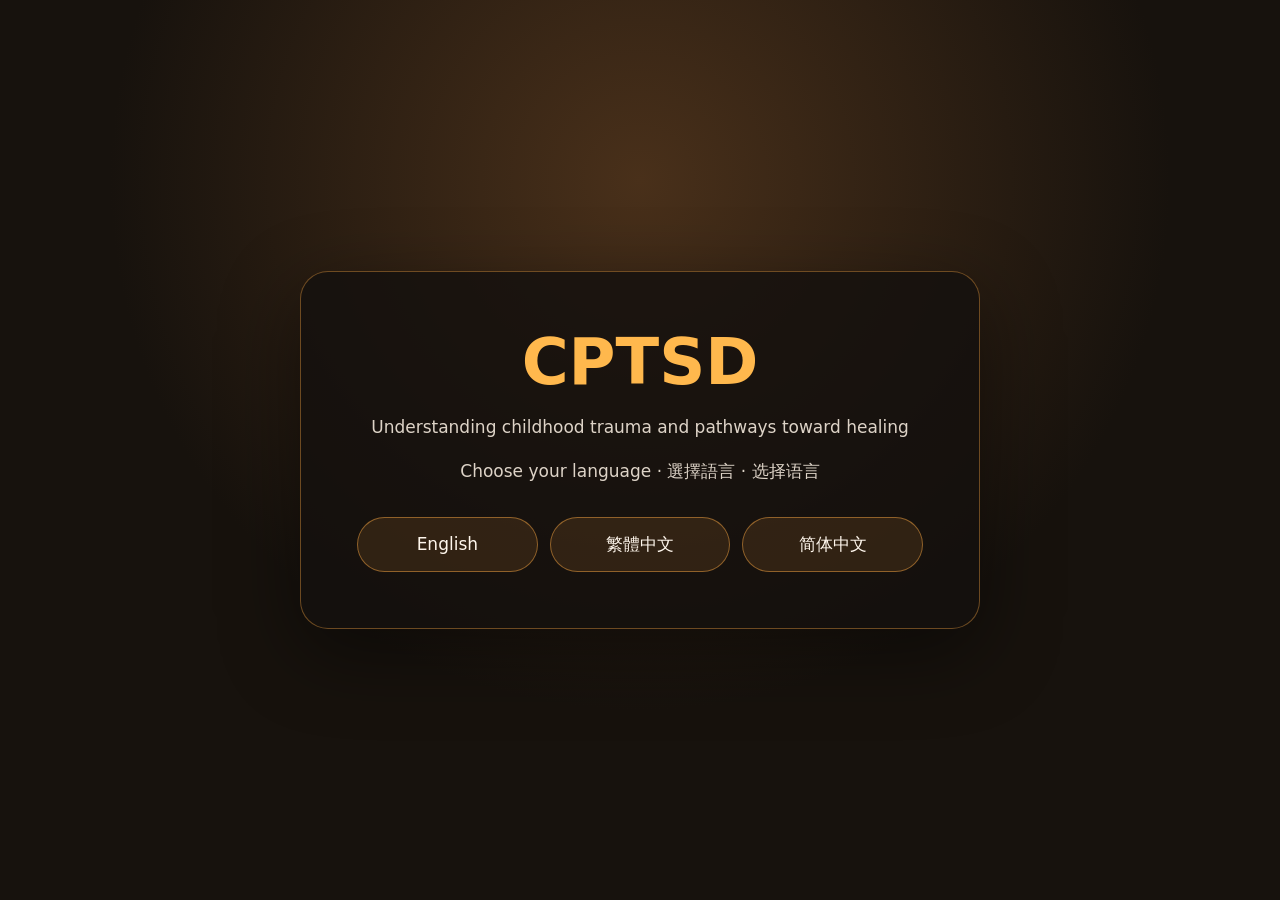
<file: index.html>
<!DOCTYPE html>
<html lang="en">
<head>
  <meta charset="UTF-8">
  <meta name="viewport" content="width=device-width, initial-scale=1">
  <meta name="description" content="Choose English, Traditional Chinese, or Simplified Chinese to explore the CPTSD and childhood-trauma educational guide.">
  <meta name="theme-color" content="#17120d">
  <meta name="apple-mobile-web-app-capable" content="yes">
  <meta name="apple-mobile-web-app-status-bar-style" content="black-translucent">
  <meta name="apple-mobile-web-app-title" content="CPTSD Guide">
  <link rel="manifest" href="manifest.json">
  <link rel="apple-touch-icon" href="apple-touch-icon.png">
  <meta property="og:type" content="website">
  <meta property="og:title" content="CPTSD — Understanding and Healing Childhood Trauma">
  <meta property="og:description" content="A trauma-informed educational guide to complex PTSD and healing pathways. Available in English, Traditional Chinese, and Simplified Chinese.">
  <meta property="og:image" content="https://yuuryou.github.io/childhood-trauma-study/og-image.png">
  <title>CPTSD — Understanding and Healing Childhood Trauma</title>
  <link rel="alternate" hreflang="en" href="cptsd-en.html">
  <link rel="alternate" hreflang="zh-Hant" href="CPTSD childhood trauma.html">
  <link rel="alternate" hreflang="zh-Hans" href="CPTSD childhood trauma-cn.html">
  <link rel="alternate" hreflang="x-default" href="index.html">
  <style>
    * { box-sizing: border-box; }
    body {
      min-height: 100vh;
      margin: 0;
      display: grid;
      place-items: center;
      padding: 1.25rem;
      color: #fff7ed;
      background: radial-gradient(circle at 50% 20%, #49301a, #17120d 55%);
      font: 17px/1.6 system-ui, sans-serif;
    }
    main {
      width: min(680px, 100%);
      padding: clamp(1.5rem, 5vw, 3.5rem);
      border: 1px solid rgba(240,160,64,.4);
      border-radius: 28px;
      text-align: center;
      background: rgba(20,17,14,.82);
      box-shadow: 0 24px 80px rgba(0,0,0,.45);
    }
    h1 { margin: 0; color: #ffb84d; font-size: clamp(2rem, 7vw, 4rem); line-height: 1.08; }
    p { color: #ddd3c7; }
    nav { display: grid; grid-template-columns: repeat(3, 1fr); gap: .75rem; margin-top: 2rem; }
    a {
      min-height: 52px;
      display: grid;
      place-items: center;
      padding: .8rem;
      border: 1px solid rgba(240,160,64,.5);
      border-radius: 999px;
      color: #fff7ed;
      text-decoration: none;
      background: rgba(240,160,64,.12);
    }
    a:hover, a:focus-visible { background: #f0a040; color: #17120d; outline: 3px solid #ffd08a; outline-offset: 3px; }
    @media (max-width: 520px) { nav { grid-template-columns: 1fr; } }
  </style>
  <script type="application/ld+json">
  {
    "@context": "https://schema.org",
    "@type": "WebSite",
    "name": "CPTSD — Understanding Childhood Trauma",
    "description": "A trauma-informed educational guide to complex PTSD, childhood trauma, and healing pathways. Available in English, Traditional Chinese, and Simplified Chinese.",
    "url": "https://yuuryou.github.io/childhood-trauma-study/",
    "inLanguage": ["en", "zh-Hant", "zh-Hans"],
    "about": { "@type": "MedicalCondition", "name": "Complex Post-Traumatic Stress Disorder", "alternateName": "CPTSD" }
  }
  </script>
</head>
<body>
  <main>
    <h1>CPTSD</h1>
    <p>Understanding childhood trauma and pathways toward healing</p>
    <p>Choose your language · 選擇語言 · 选择语言</p>
    <nav aria-label="Choose language">
      <a href="cptsd-en.html" lang="en">English</a>
      <a href="CPTSD childhood trauma.html" lang="zh-Hant">繁體中文</a>
      <a href="CPTSD childhood trauma-cn.html" lang="zh-Hans">简体中文</a>
    </nav>
  </main>
</body>
</html>
</file>
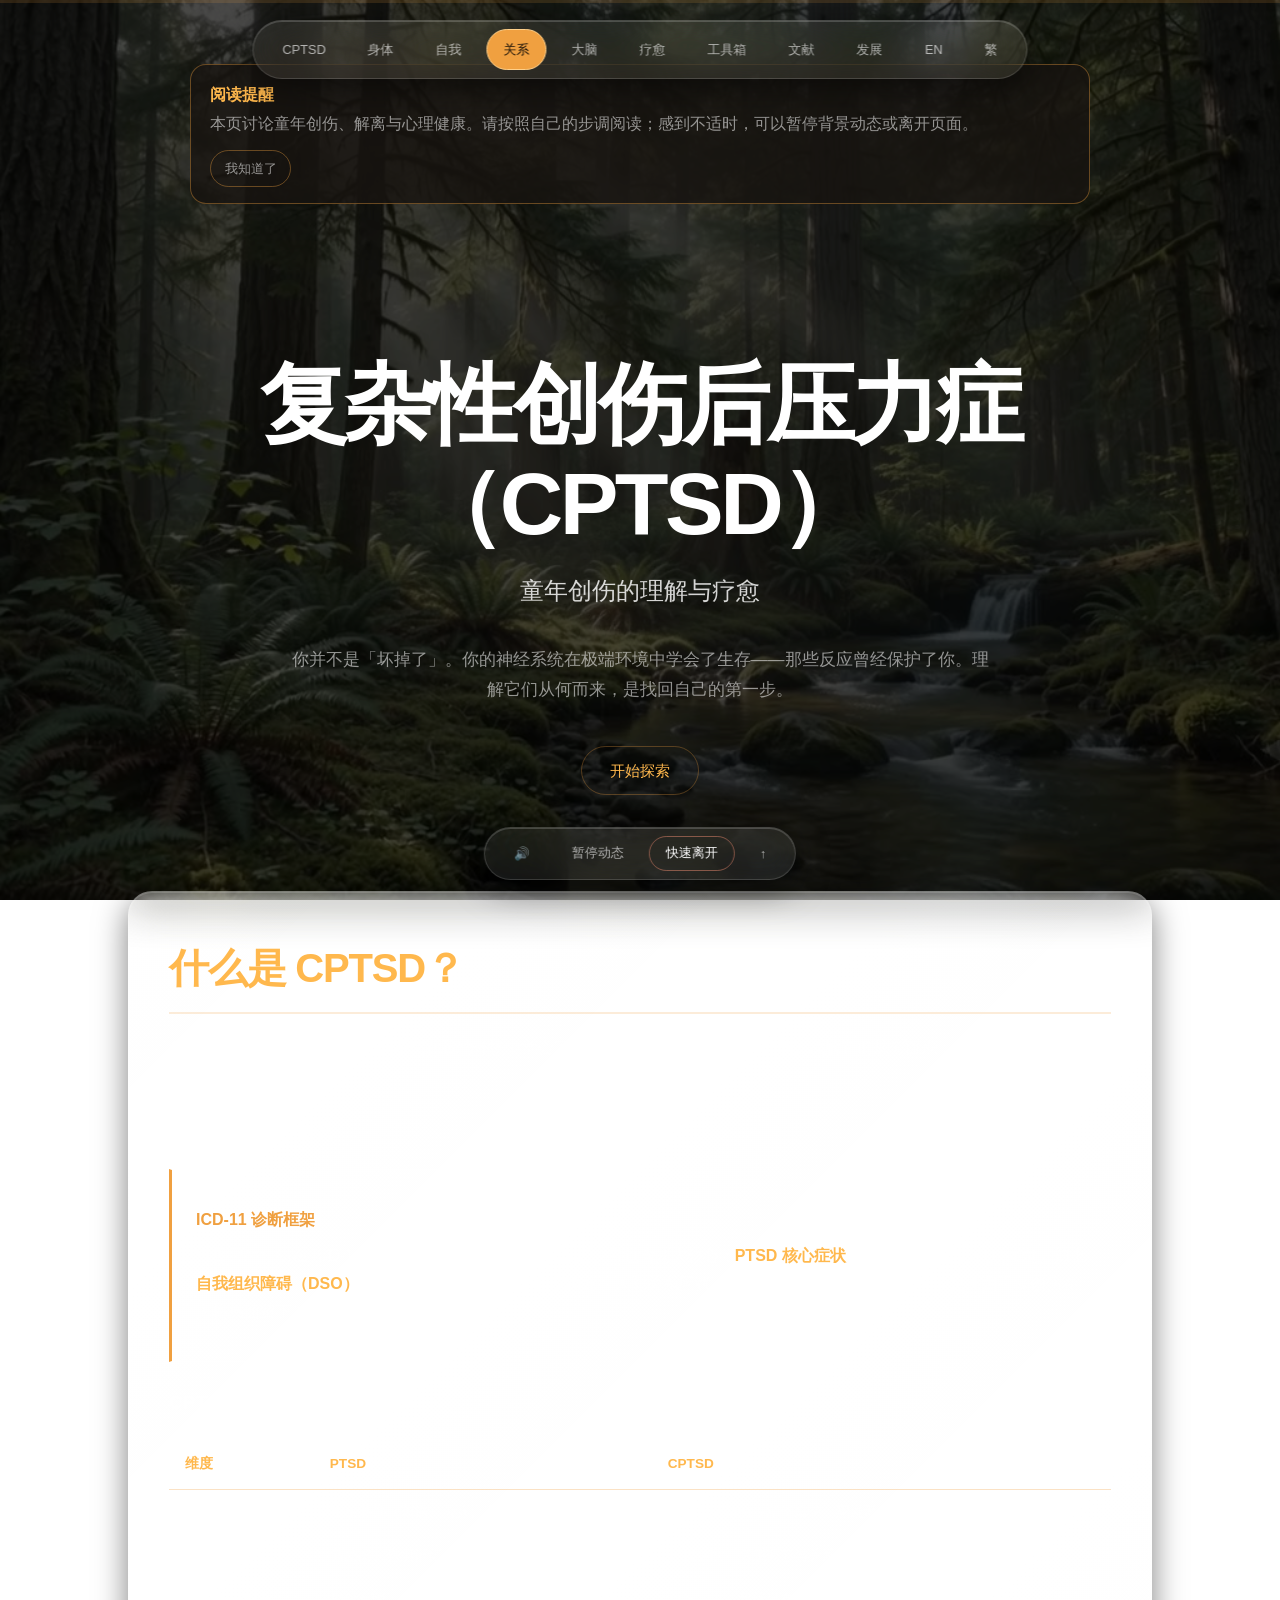
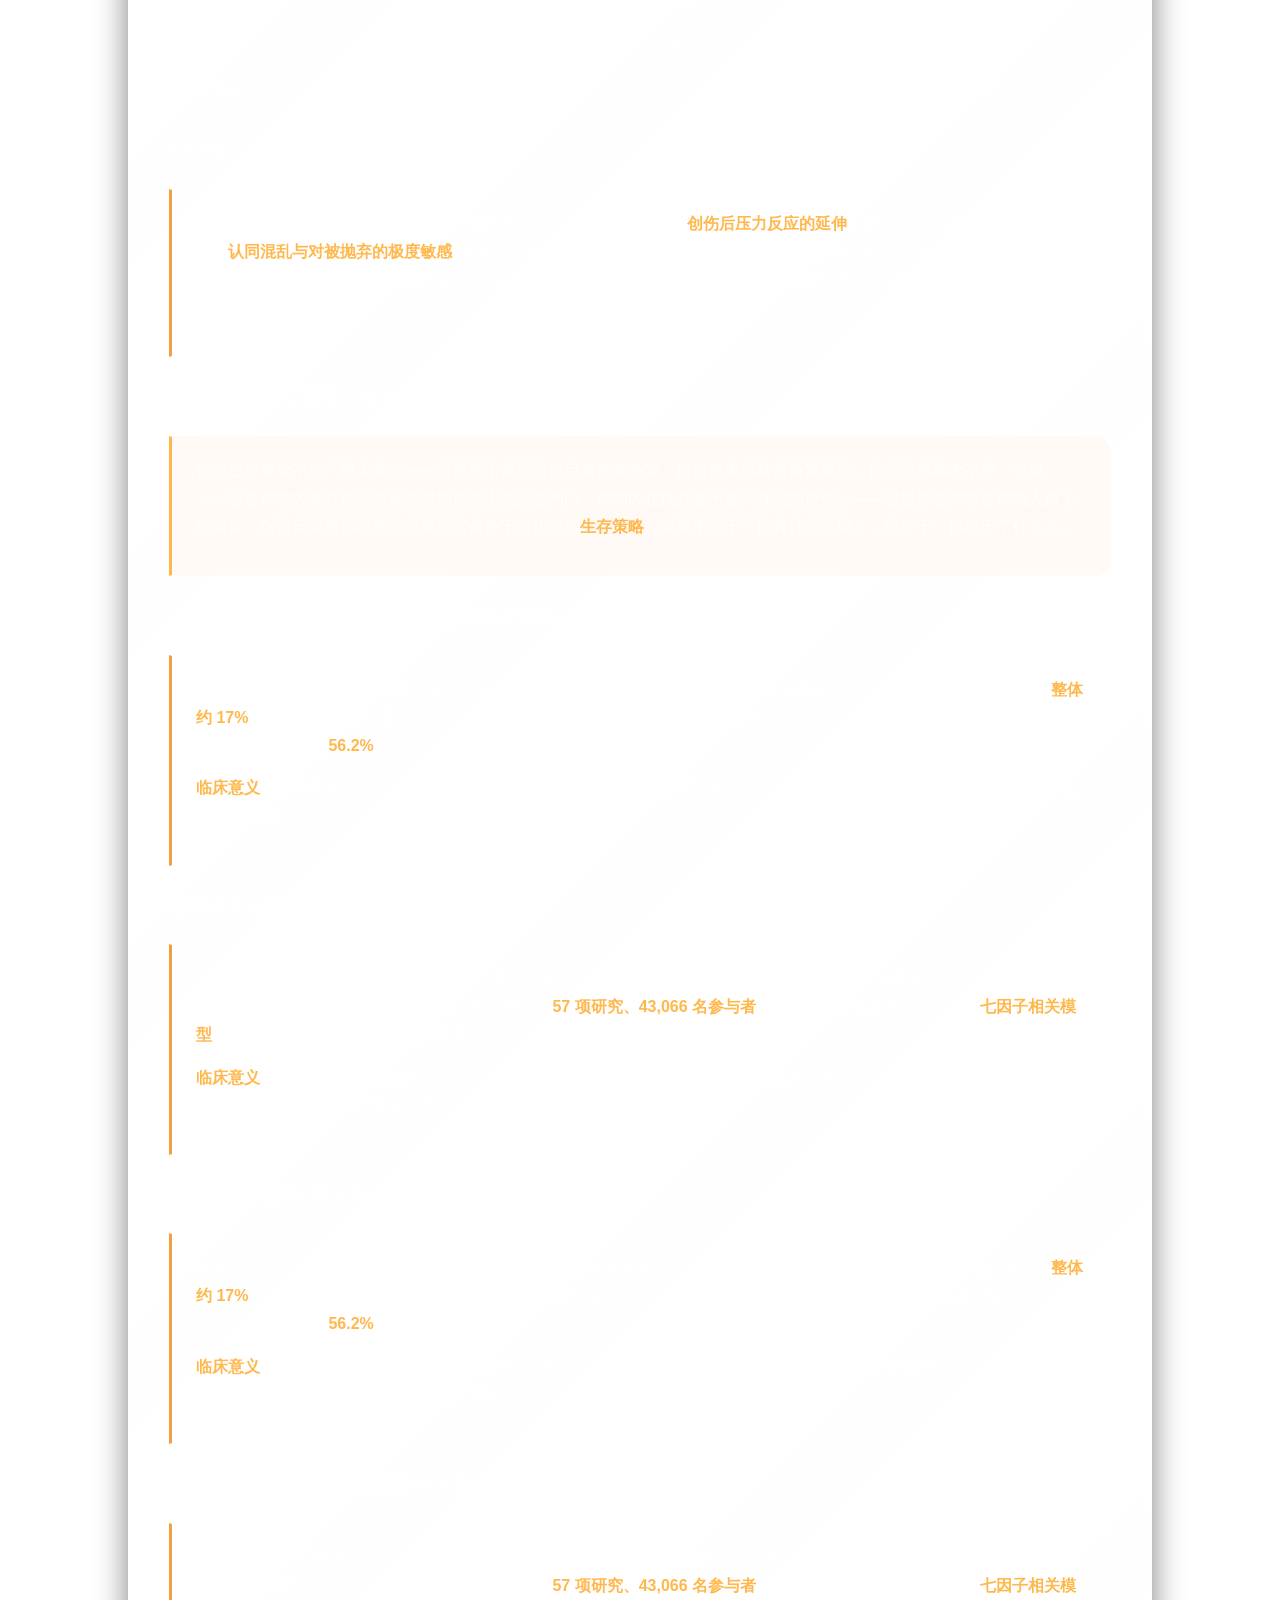
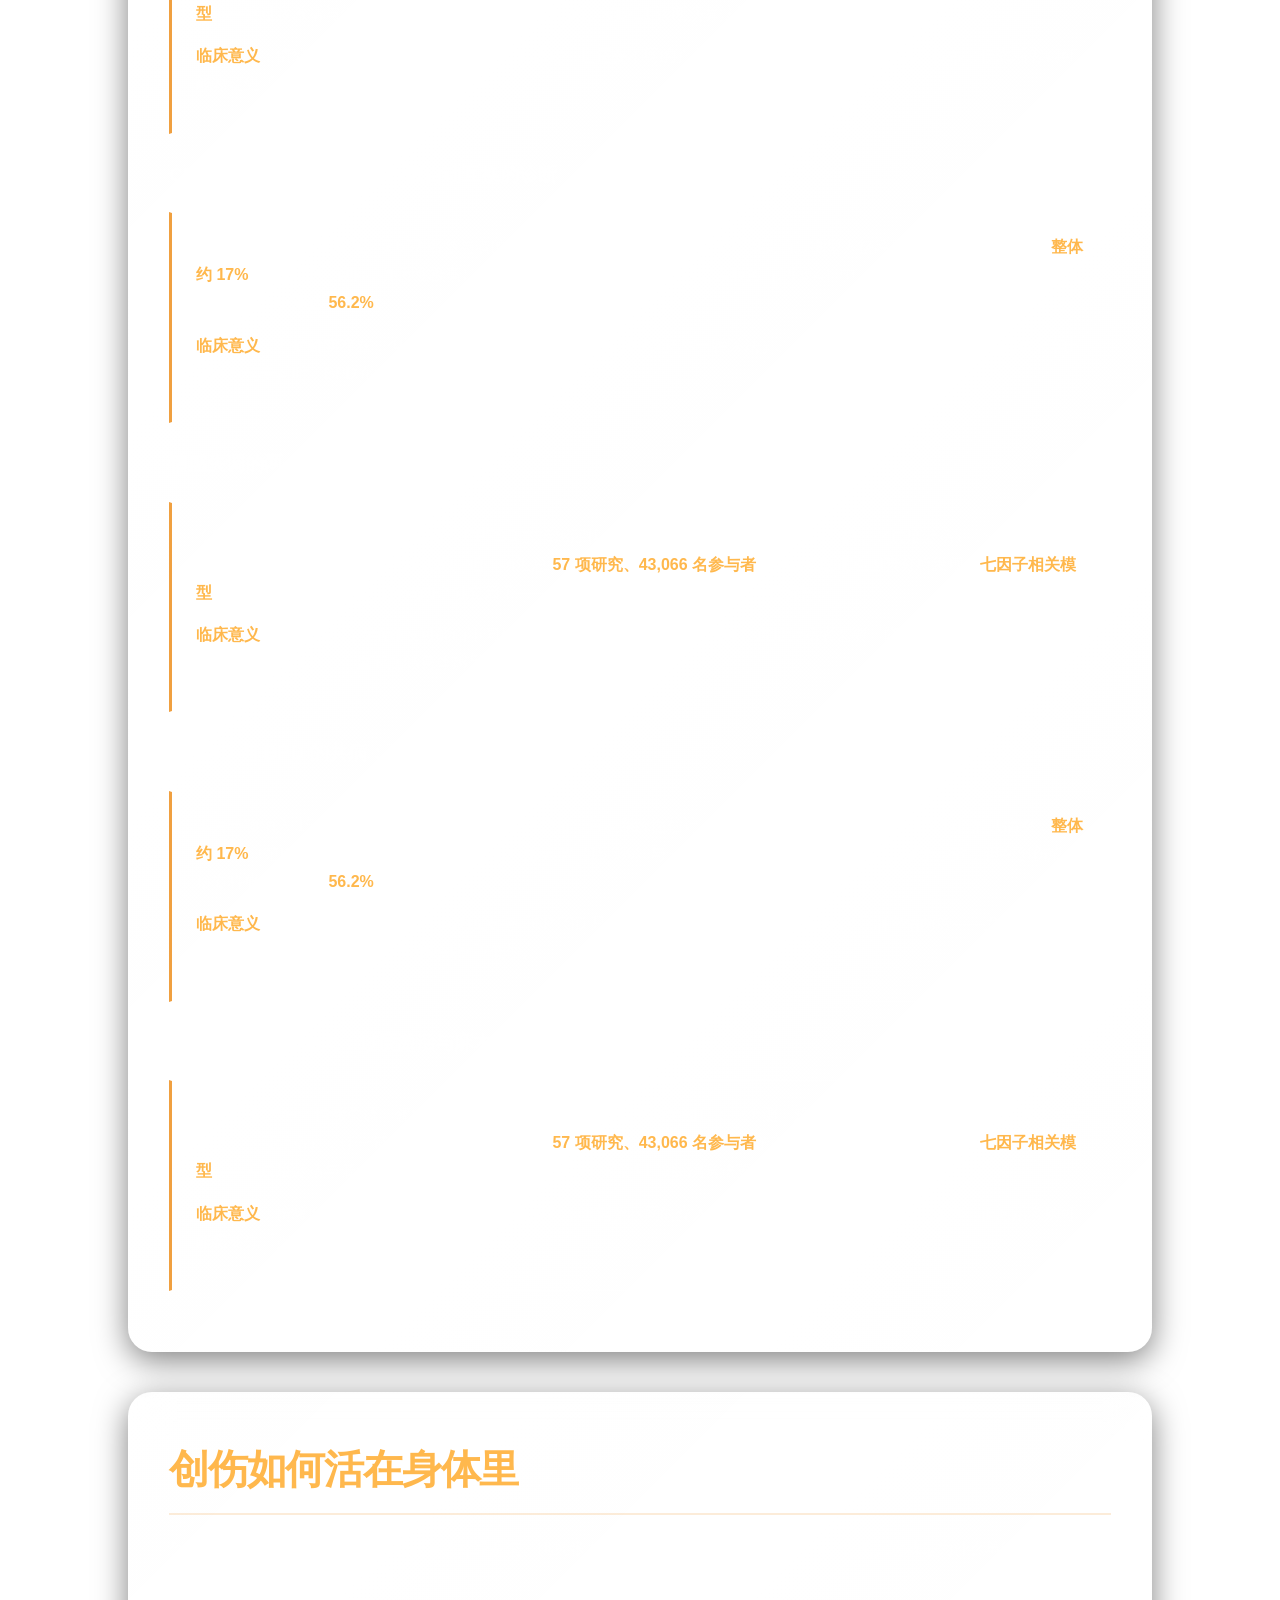
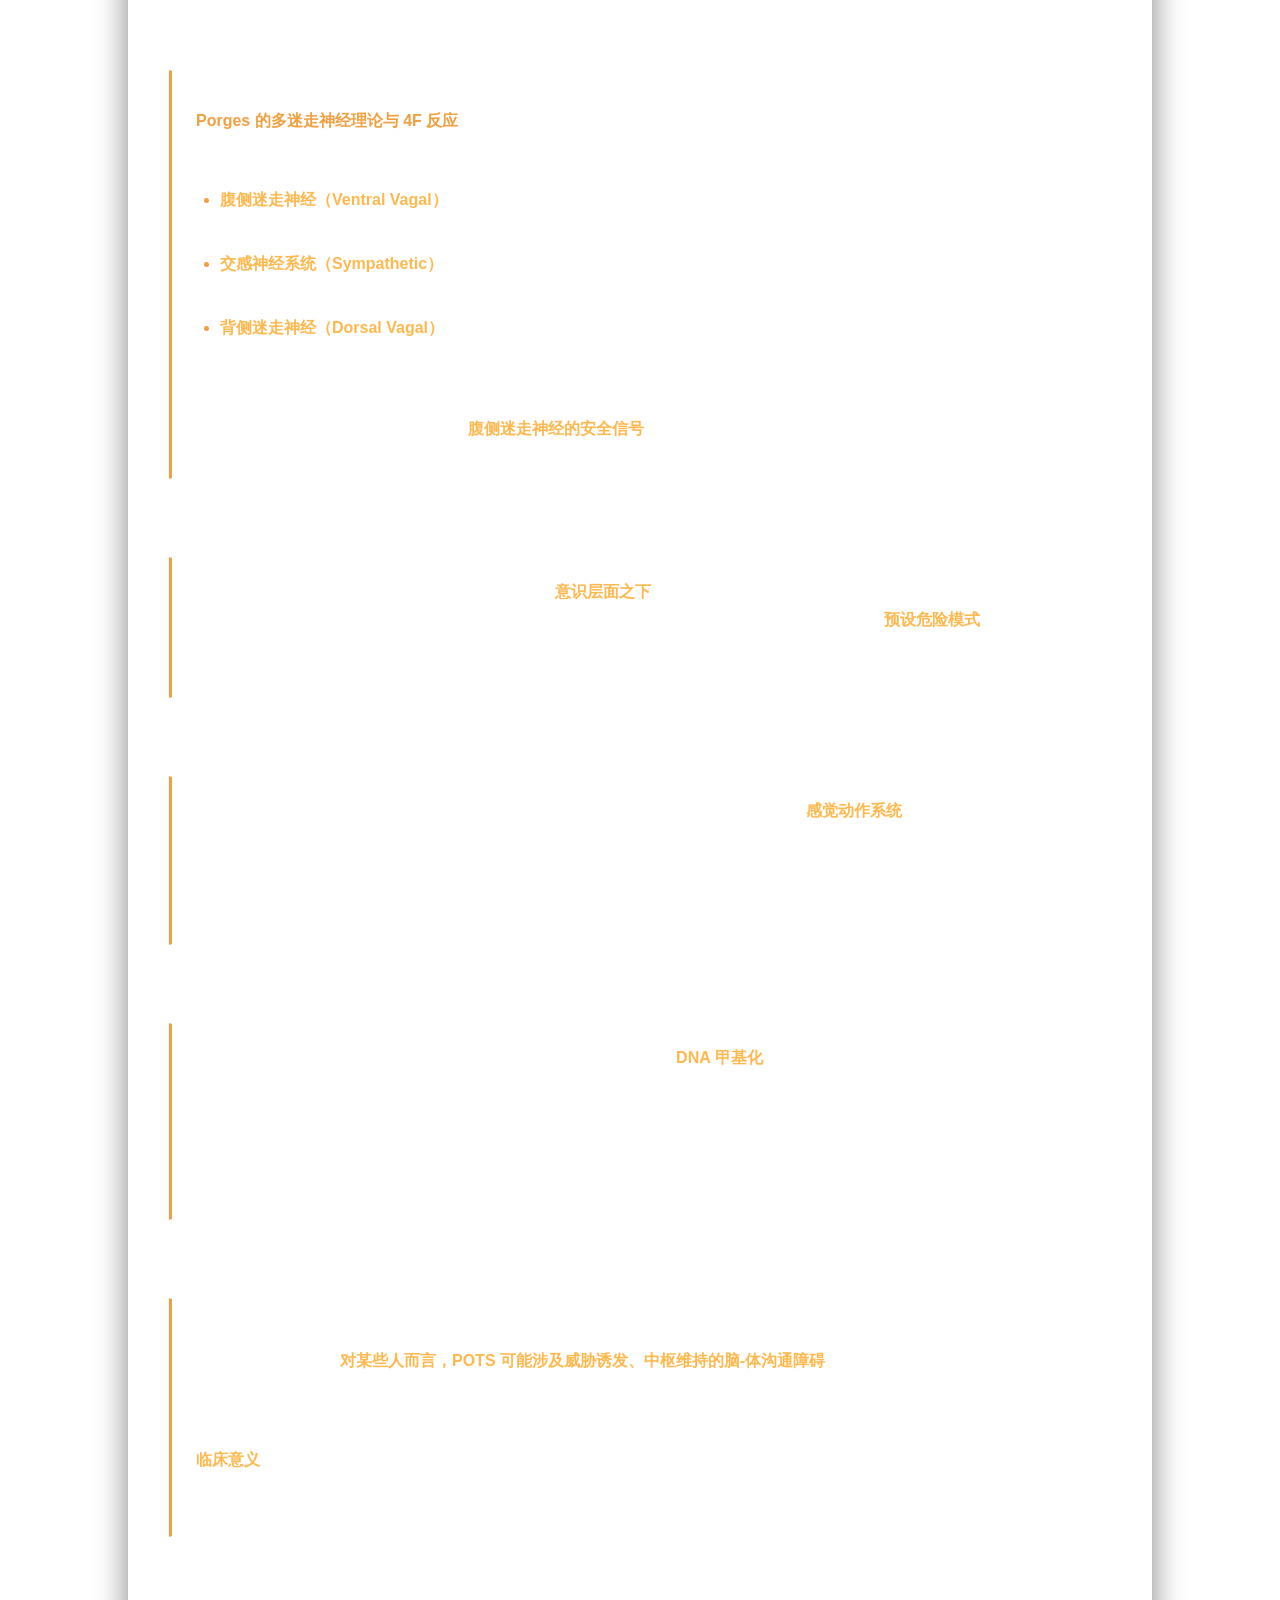
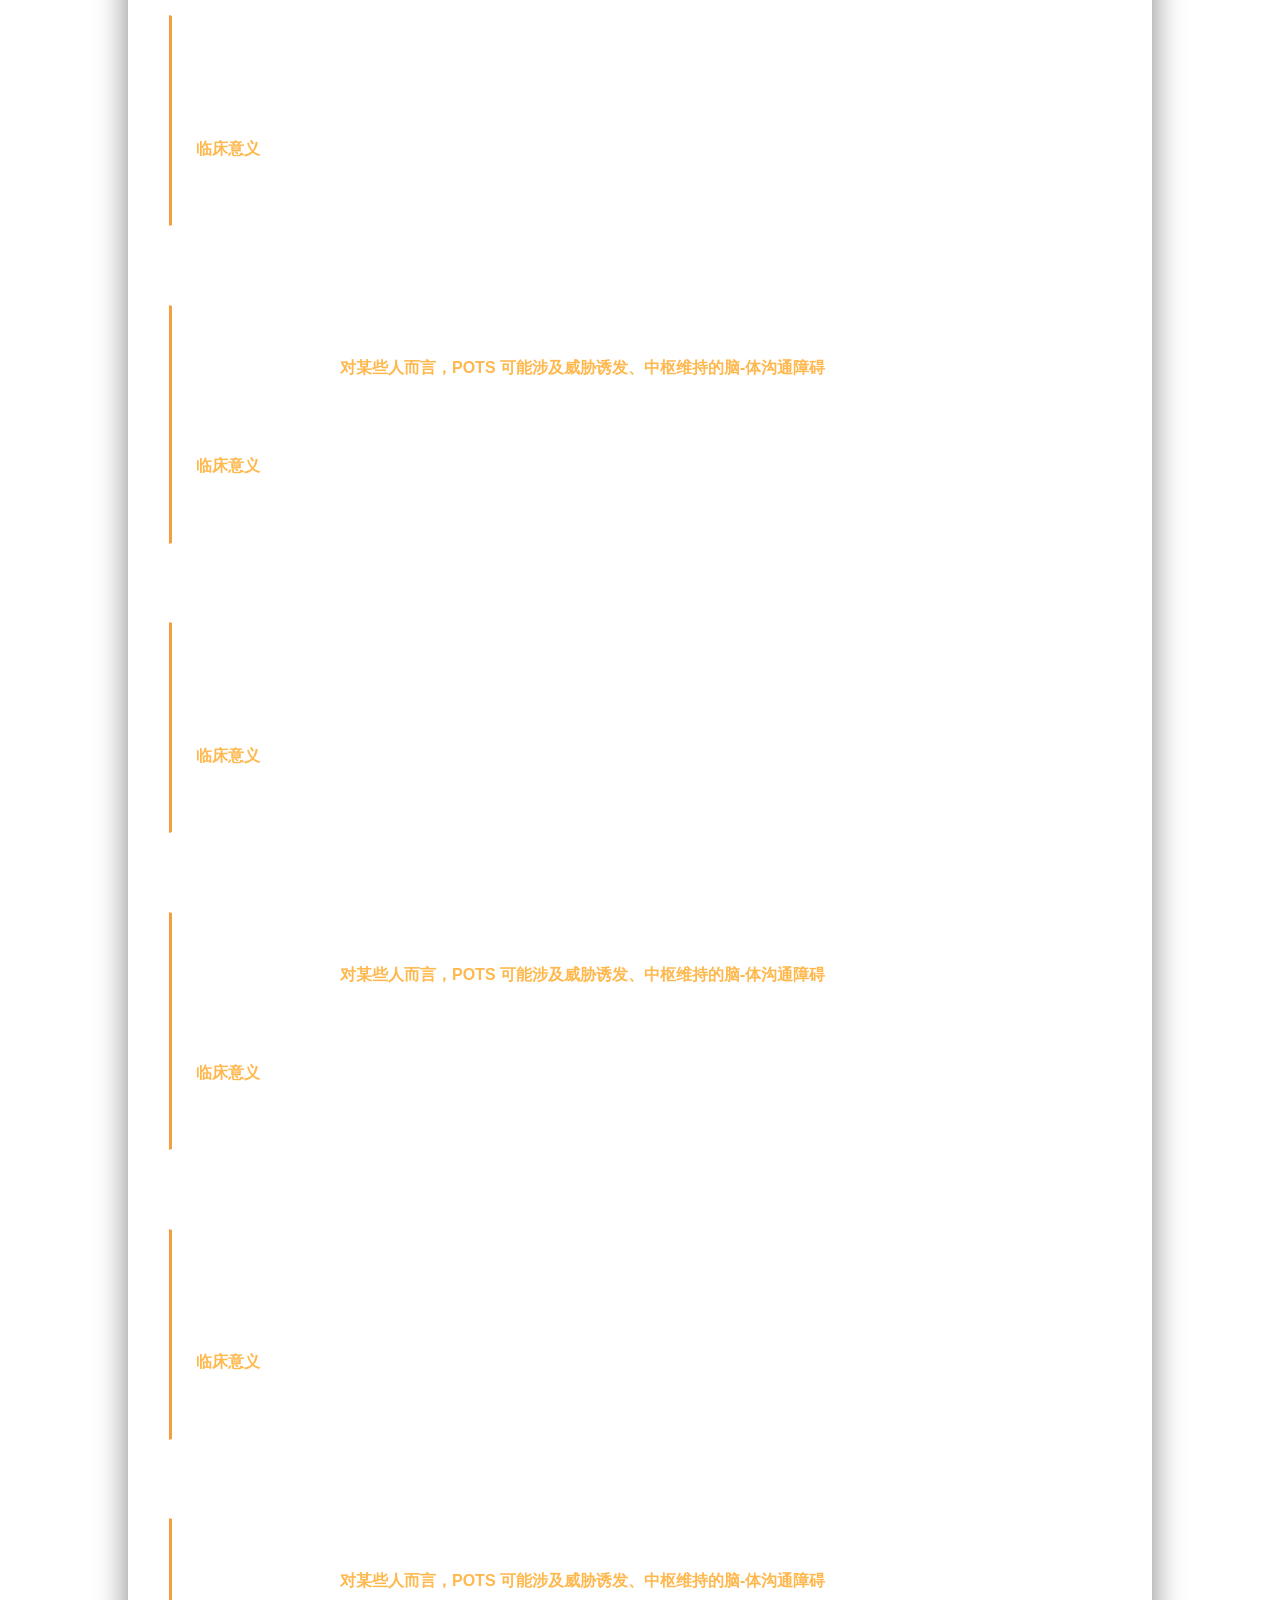
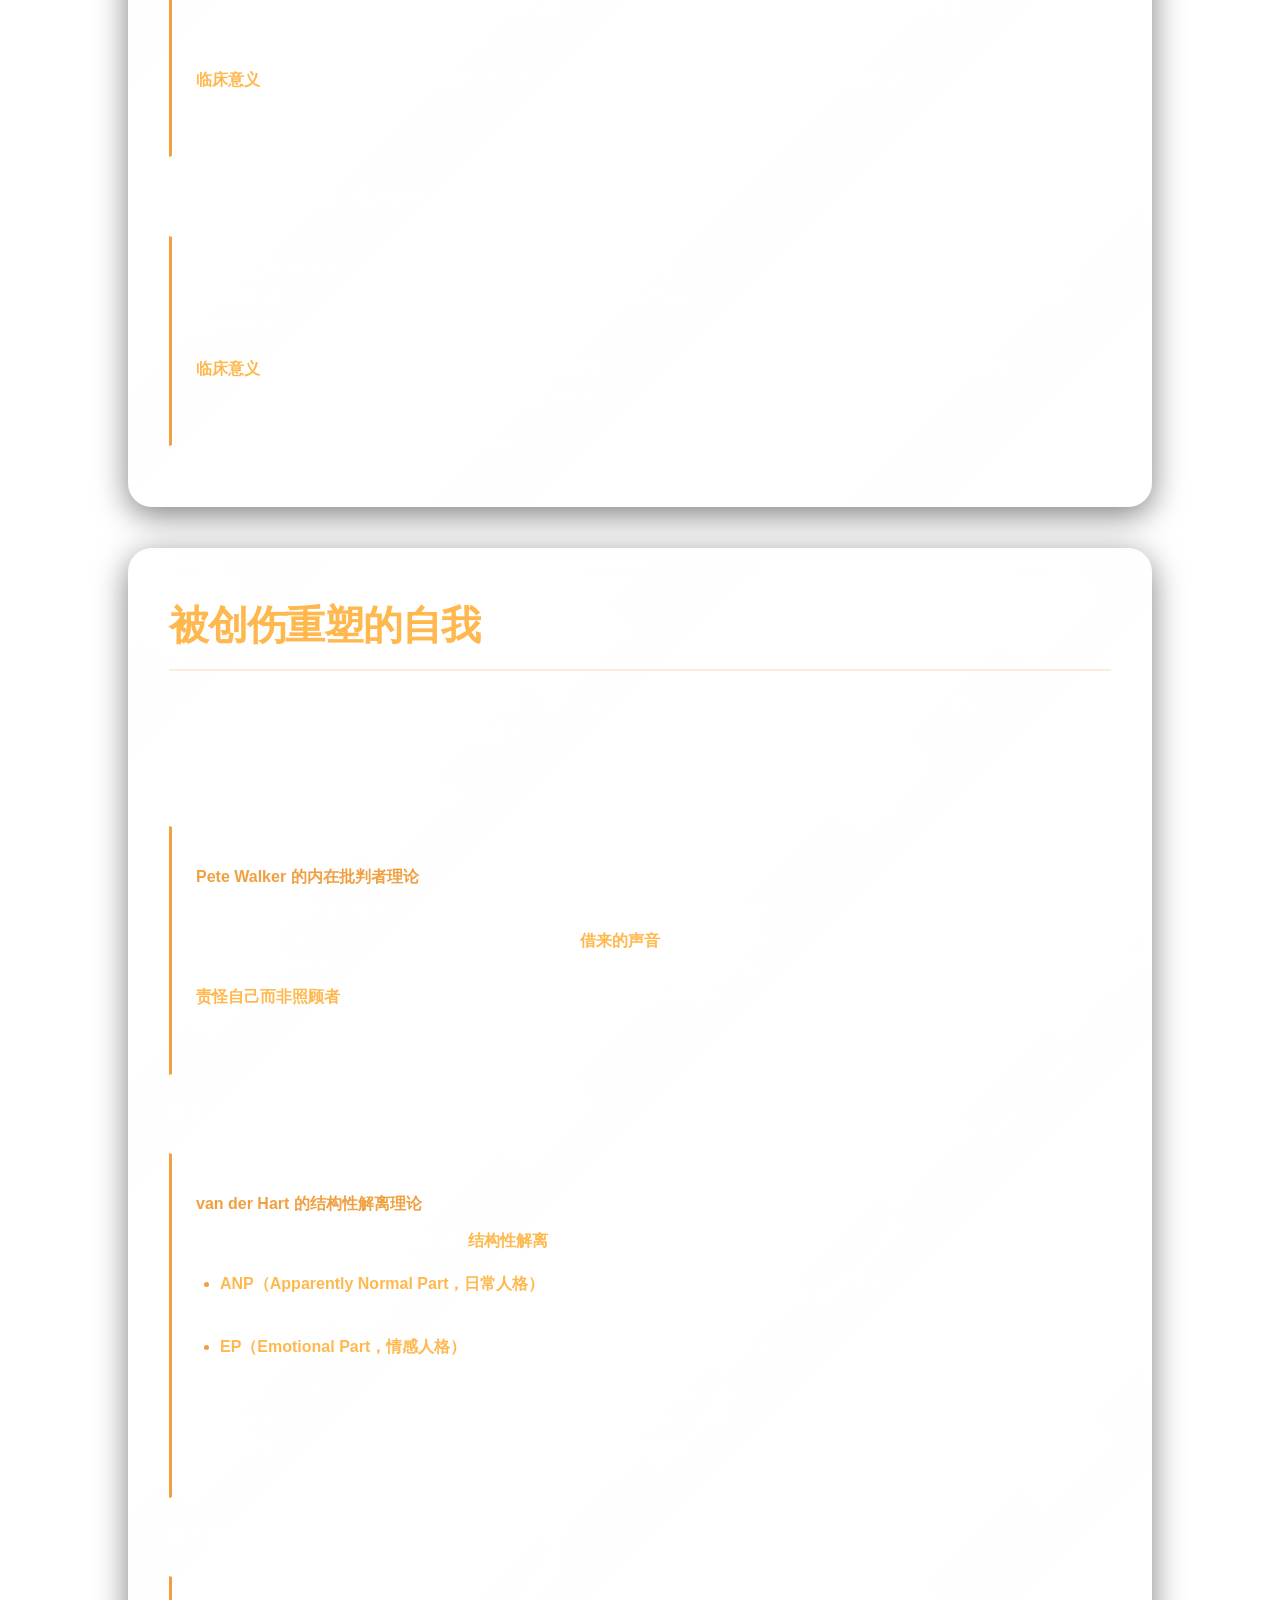
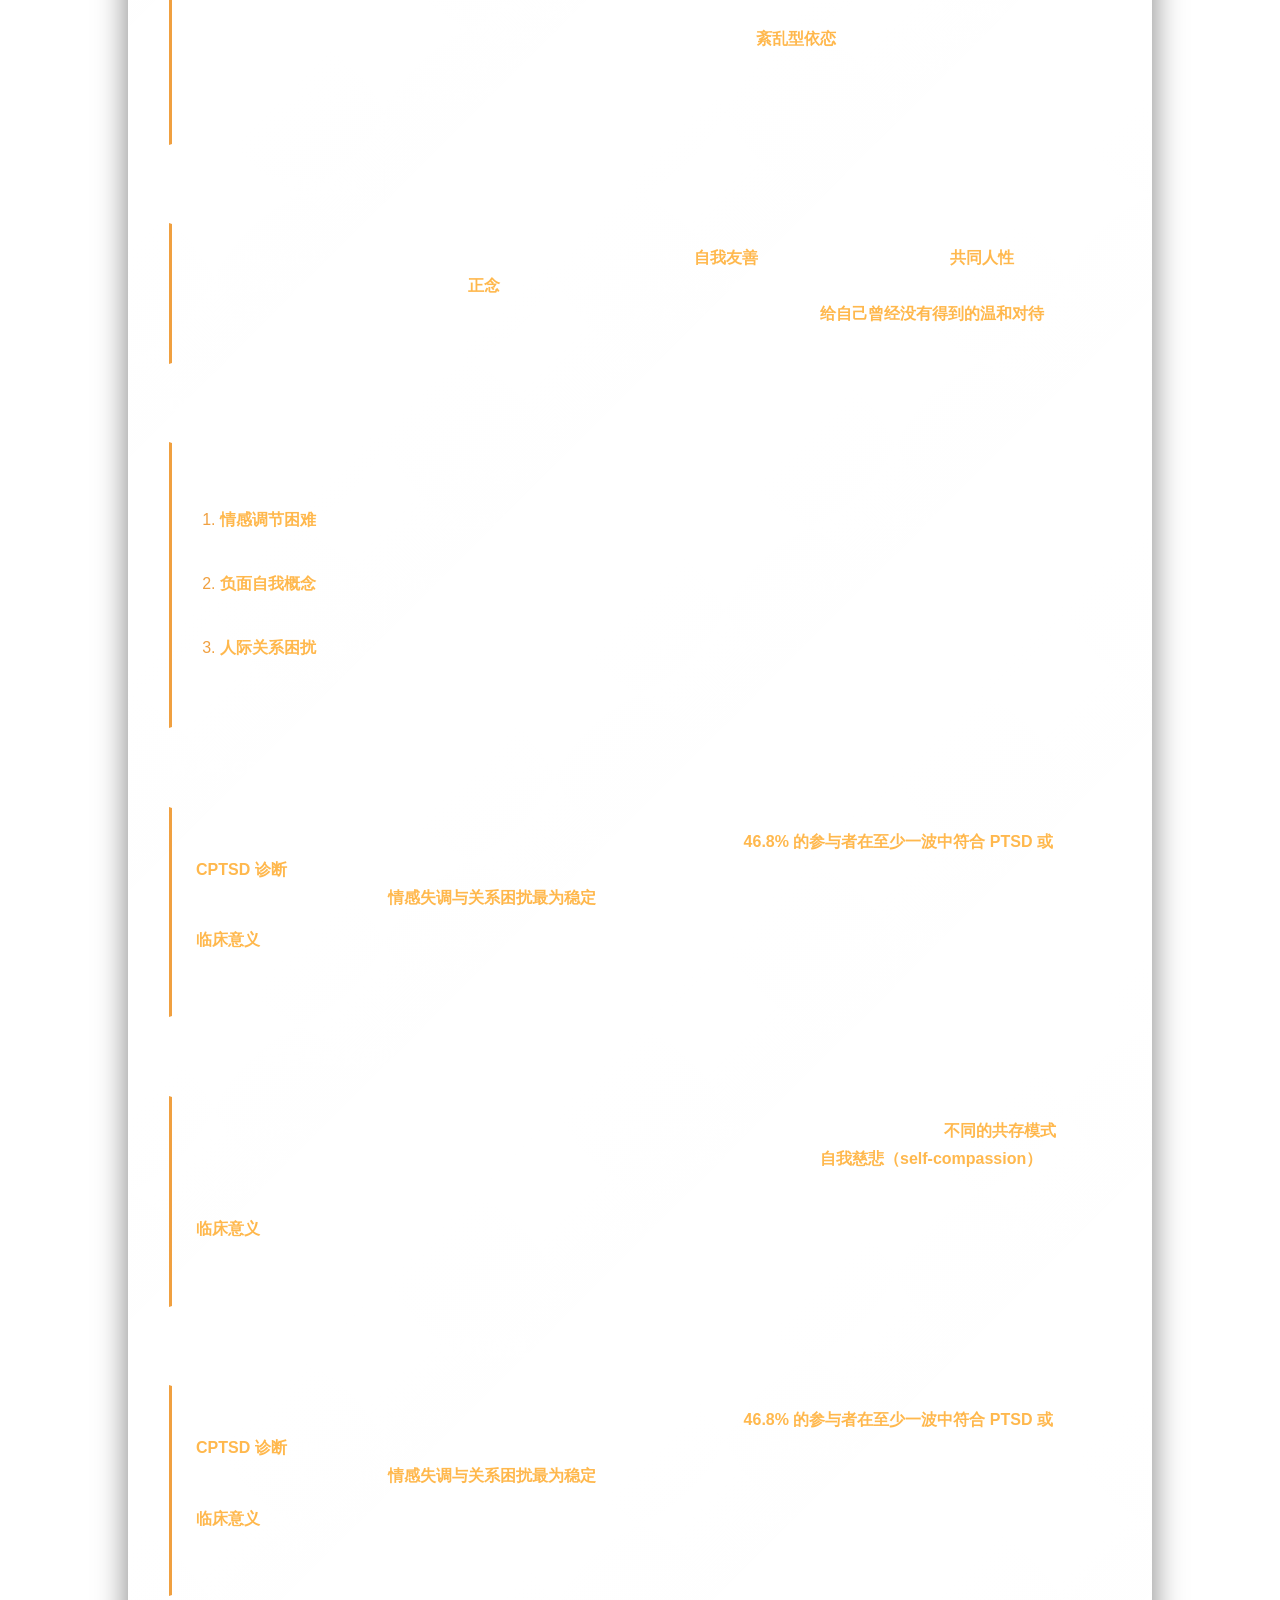
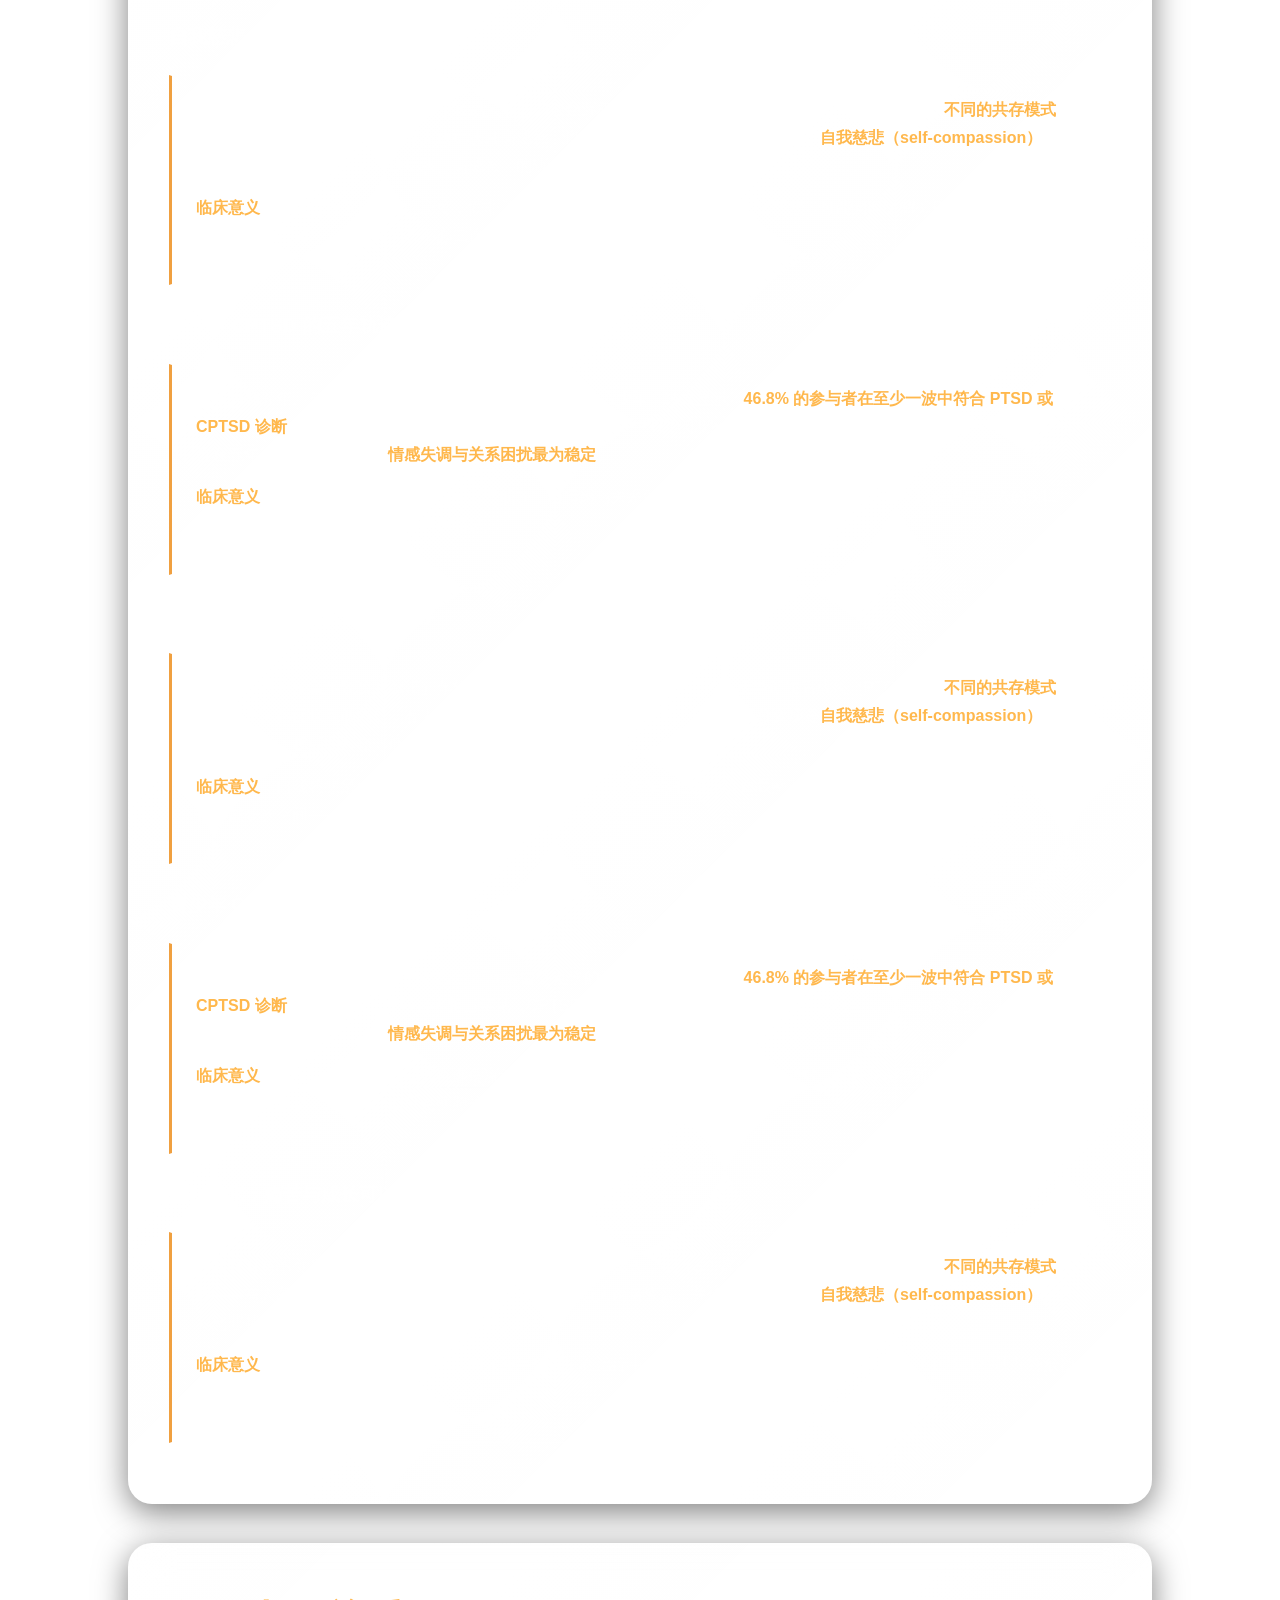
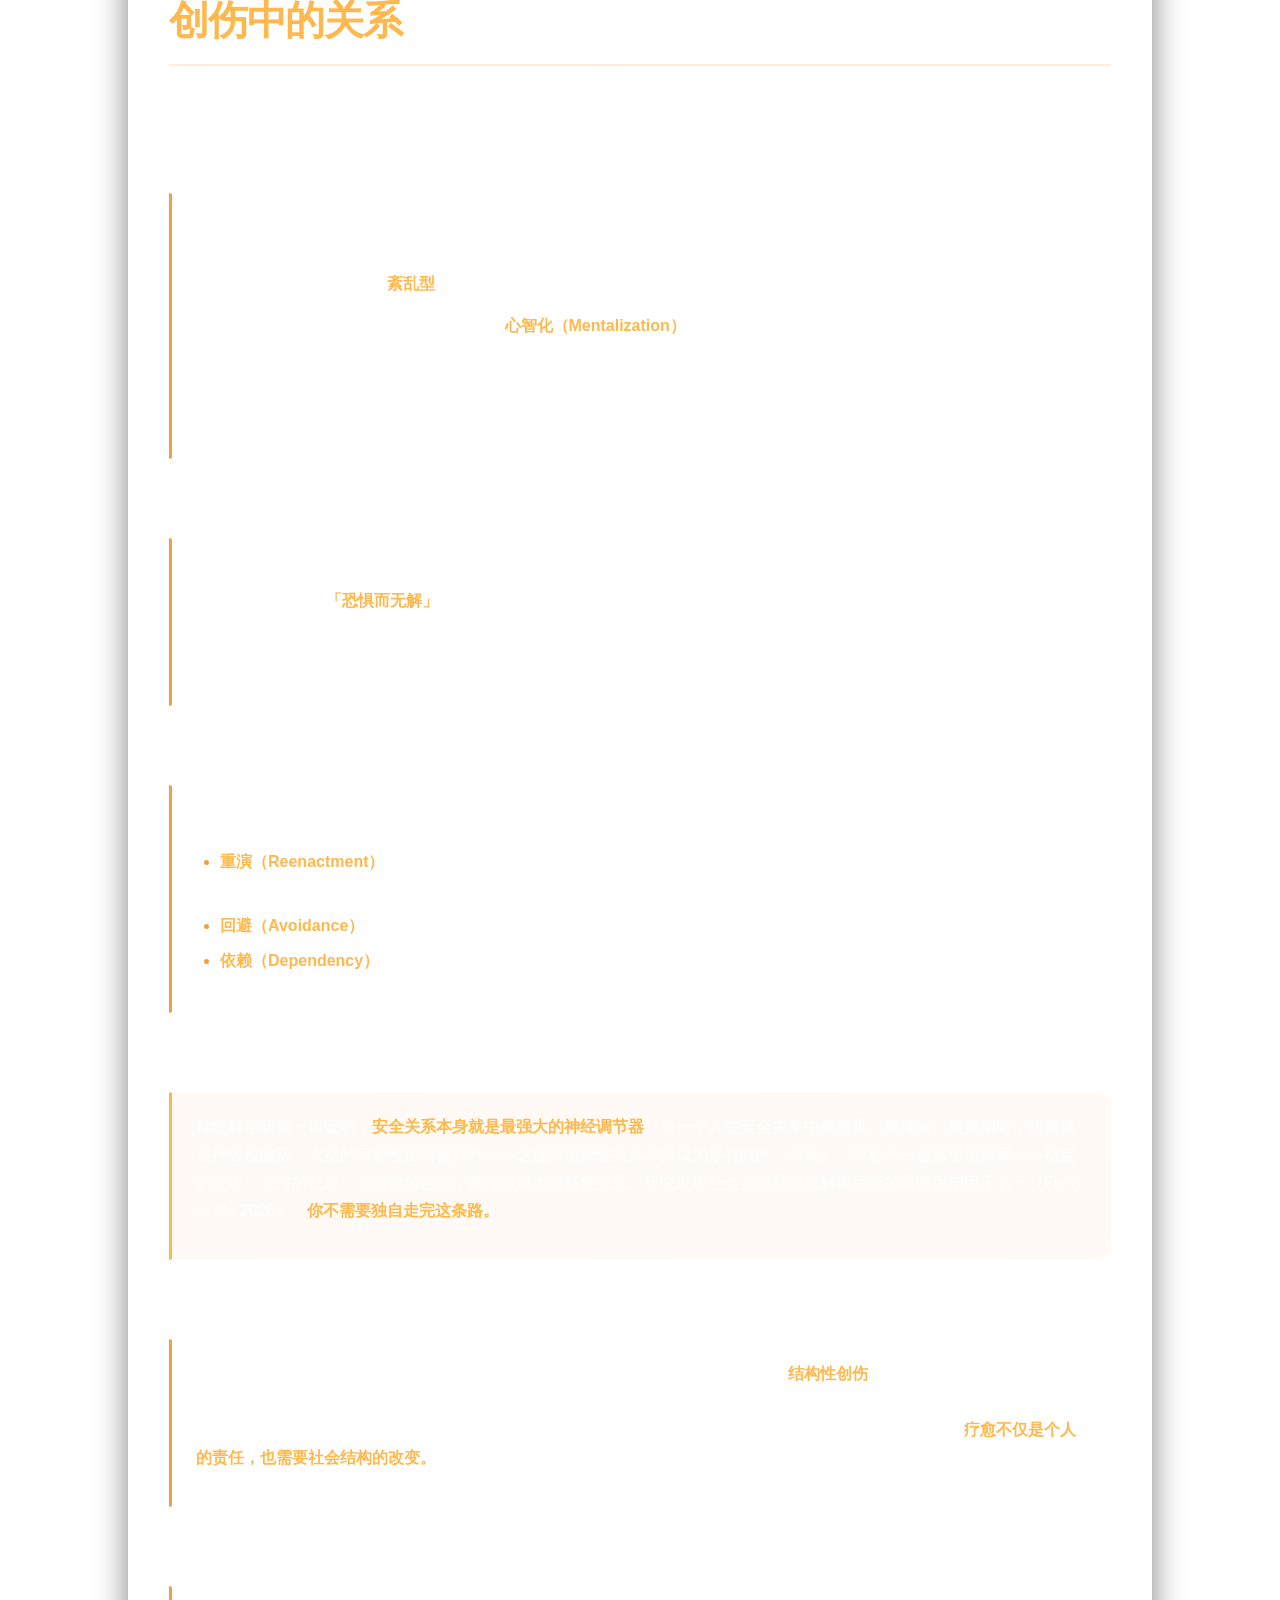
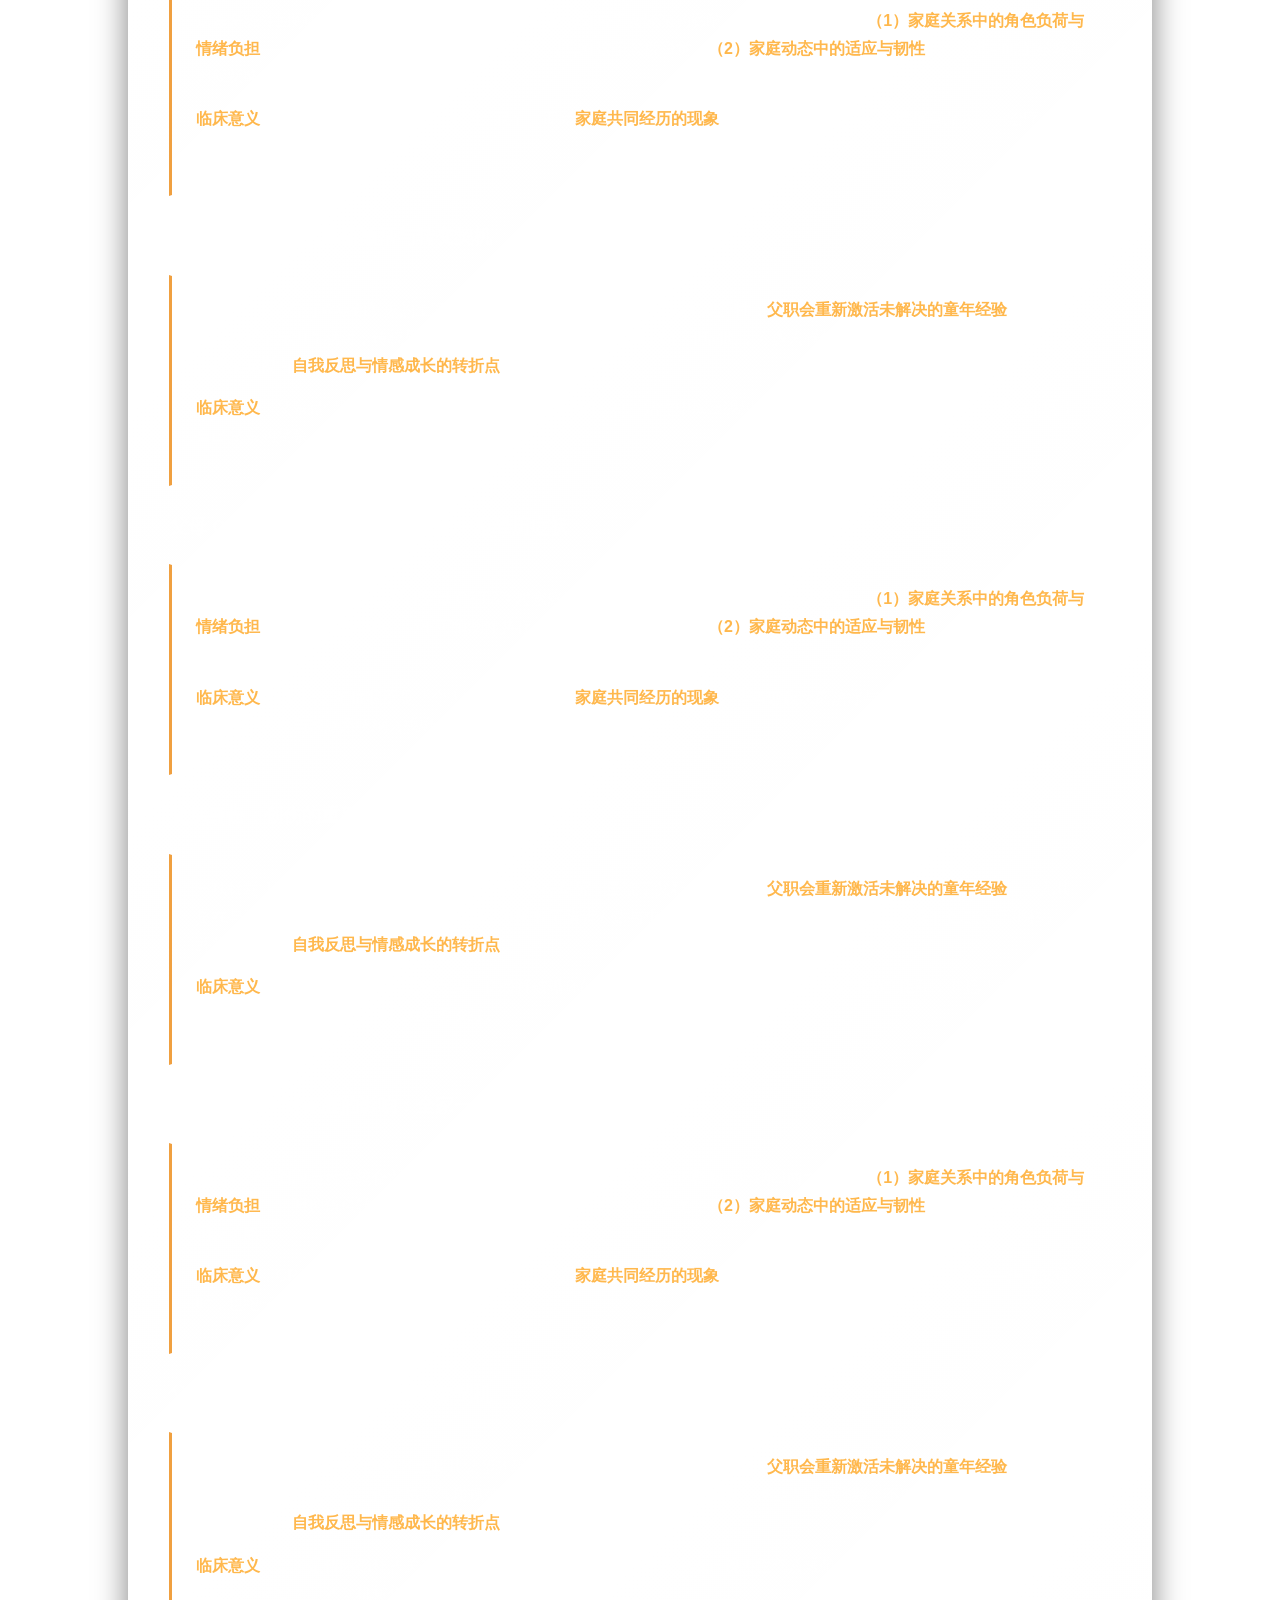
<file: CPTSD childhood trauma-cn.html>
<!DOCTYPE html>
<html lang="zh-CN">
<head>
<meta charset="UTF-8">
<meta name="viewport" content="width=device-width, initial-scale=1.0, viewport-fit=cover">
<meta name="description" content="以创伤知情方式介绍复杂性创伤后压力症、童年创伤、神经系统反应、人际关系、疗愈方法与自助工具。">
<meta name="theme-color" content="#17120d">
<meta name="apple-mobile-web-app-capable" content="yes">
<meta name="apple-mobile-web-app-status-bar-style" content="black-translucent">
<meta name="apple-mobile-web-app-title" content="CPTSD 指南">
<link rel="manifest" href="manifest.json">
<link rel="apple-touch-icon" href="apple-touch-icon.png">
<meta property="og:type" content="website">
<meta property="og:title" content="CPTSD：童年创伤的理解与疗愈">
<meta property="og:description" content="关于 CPTSD 与疗愈路径的创伤知情教育指南。">
<meta property="og:image" content="https://yuuryou.github.io/childhood-trauma-study/og-image.png">
<link rel="alternate" hreflang="en" href="cptsd-en.html">
<link rel="alternate" hreflang="zh-Hant" href="CPTSD childhood trauma.html">
<link rel="alternate" hreflang="zh-Hans" href="CPTSD childhood trauma-cn.html">
<link rel="alternate" hreflang="x-default" href="index.html">
<link rel="stylesheet" href="site-enhancements.css">
<title>复杂性创伤后压力症（CPTSD）：童年创伤的理解与疗愈 | Understanding &amp; Healing Childhood Trauma</title>
<style>
/* ============================================
   Apple Liquid Glass — CPTSD
   Dark Theme + Amber Accent
   Strict blur budget: nav + §1 + §6 only
   ============================================ */

*, *::before, *::after { box-sizing: border-box; margin: 0; padding: 0; }

/* ===== Tokens ===== */
:root {
  --amber: #f0a040;
  --amber-light: #ffb84d;
  --amber-lighter: #ffc973;
  --amber-glow: rgba(240, 160, 64, 0.12);
  --amber-glow-strong: rgba(240, 160, 64, 0.2);
  --amber-border: rgba(240, 160, 64, 0.3);
  --amber-border-hover: rgba(240, 160, 64, 0.5);

  --text-primary: #ffffff;
  --text-body: rgba(255, 255, 255, 0.82);
  --text-secondary: rgba(255, 255, 255, 0.55);
  --text-muted: rgba(255, 255, 255, 0.35);

  --border-subtle: rgba(255, 255, 255, 0.08);
  --border-normal: rgba(255, 255, 255, 0.12);

  --glass-bg-blur: linear-gradient(135deg, rgba(255,255,255,0.08), rgba(255,255,255,0.03));
  --glass-bg-static: rgba(255, 255, 255, 0.04);
  --glass-border: 1px solid rgba(255, 255, 255, 0.12);

  --radius-sm: 12px;
  --radius-md: 16px;
  --radius-lg: 24px;
  --radius-xl: 28px;
  --radius-full: 9999px;

  --ease-standard: cubic-bezier(0.25, 0.1, 0.25, 1);
  --ease-spring: cubic-bezier(0.34, 1.56, 0.64, 1);

  --font-sans: -apple-system, BlinkMacSystemFont, "SF Pro Display", "SF Pro Text", "Helvetica Neue", "PingFang TC", "Microsoft JhengHei", sans-serif;
}

html { scroll-behavior: smooth; font-size: 16px; overflow-x: hidden; background: transparent; min-height: 100vh; }

/* ===== Body: deep multi-layer radial gradient ===== */
body {
  font-family: var(--font-sans);
  background: transparent !important;
  color: var(--text-body);
  line-height: 1.8;
  font-weight: 300;
  -webkit-font-smoothing: antialiased;
  -moz-osx-font-smoothing: grayscale;
  position: relative;
  overflow-x: hidden;
  min-height: 100vh;
}

/* ===== Background layers — full-bleed on every viewport ===== */
.bg-image,
.bg-video,
.bg-overlay {
  position: fixed;
  top: 0;
  left: 0;
  width: 100%;
  height: 100%;
  /* Mobile browsers shrink the layout viewport while the URL bar is
     visible; the vh minimum keeps the layer at least as tall as the
     largest viewport state, so it can never fall short of the screen. */
  min-height: 100vh;
  pointer-events: none;
}

/* Static poster layer. Always painted, and the fallback whenever the
   video cannot be shown (unsupported codec, data saver, reduced motion,
   blocked autoplay, hidden by the motion toggle). */
.bg-image {
  z-index: -10000;
  background: #0a0e1a url("background-poster.jpg") center center / cover no-repeat;
}

/* Purely visual, permanently muted video layer. `contain` letterboxed the
   frame on small screens, so the frame now covers the layer instead. */
.bg-video {
  z-index: -9999;
  object-fit: cover;
  object-position: center center;
  opacity: 1;
  filter: brightness(0.45);
  background: transparent;
}

.bg-overlay {
  z-index: -9998;
  background: rgba(0, 0, 0, 0.35);
}

/* Seamless looping forest ambience (wind, leaves, brook, birdsong).
   The video keeps no sound of its own — all audio lives here. */
.bg-audio {
  position: fixed;
  top: 0;
  left: 0;
  width: 1px;
  height: 1px;
  opacity: 0;
  pointer-events: none;
  z-index: -10001;
}

/* Notch / home-indicator safe areas: `viewport-fit=cover` lets the page
   reach the physical edges, and these insets stretch the background stack
   across the areas it would otherwise leave bare. */
@supports (top: env(safe-area-inset-top, 0px)) {
  .bg-image,
  .bg-video,
  .bg-overlay {
    top: calc(0px - env(safe-area-inset-top, 0px));
    left: calc(0px - env(safe-area-inset-left, 0px));
    width: calc(100% + env(safe-area-inset-left, 0px) + env(safe-area-inset-right, 0px));
    height: calc(100% + env(safe-area-inset-top, 0px) + env(safe-area-inset-bottom, 0px));
  }
}

/* Dynamic viewport height (mobile URL bar collapse / expand). */
@supports (height: 100dvh) {
  .bg-image,
  .bg-video,
  .bg-overlay {
    min-height: 100dvh;
  }
}

/* ===== Overflow protection ===== */
p, li, td, th, blockquote { overflow-wrap: break-word; word-break: break-word; }
img, iframe, table, pre, code { max-width: 100%; height: auto; }

/* ===== Skip to content ===== */
.skip-to-content {
  position: absolute; top: -100%; left: 16px;
  background: var(--amber); color: #0a0f1a;
  padding: 8px 16px; border-radius: var(--radius-sm);
  font-weight: 600; z-index: 1000;
  transition: top 0.15s var(--ease-standard);
}
.skip-to-content:focus { top: 12px; }

/* ===== Floating Nav — iOS Liquid Glass pill buttons (blur #1) ===== */
.floating-nav {
  position: fixed;
  top: 20px;
  left: 50%;
  transform: translateX(-50%);
  display: flex;
  gap: 8px;
  z-index: 100;
  padding: 8px 12px;
  background: rgba(255, 255, 255, 0.08);
  backdrop-filter: blur(20px) saturate(160%);
  -webkit-backdrop-filter: blur(20px) saturate(160%);
  border: 1px solid rgba(255, 255, 255, 0.15);
  border-radius: 9999px;
  box-shadow: 
    0 8px 32px rgba(0, 0, 0, 0.5),
    inset 0 1px 0 rgba(255, 255, 255, 0.18);
  animation: navFloatIn 0.8s cubic-bezier(0.34, 1.56, 0.64, 1) both;
  animation-delay: 0.2s;
}

.nav-pill {
  display: flex;
  align-items: center;
  justify-content: center;
  padding: 8px 16px;
  font-size: 0.8rem;
  font-weight: 500;
  color: rgba(255, 255, 255, 0.65);
  text-decoration: none;
  white-space: nowrap;
  border-radius: 9999px;
  background: transparent;
  border: 1px solid transparent;
  transition: 
    color 0.2s ease,
    background 0.25s ease,
    border-color 0.25s ease,
    transform 0.15s cubic-bezier(0.34, 1.56, 0.64, 1);
}

.nav-pill:hover {
  color: #ffffff;
  background: rgba(255, 255, 255, 0.1);
  border-color: rgba(240, 160, 64, 0.3);
  transform: scale(1.05);
}

.nav-pill:active {
  transform: scale(0.95);
}

.nav-pill.active {
  color: var(--amber-light);
  background: rgba(240, 160, 64, 0.15);
  border-color: rgba(240, 160, 64, 0.4);
}

/* ===== Main container ===== */
.main {
  max-width: 56rem;
  margin: 0 auto;
  padding: 3rem 2rem 6rem 2rem;
  position: relative;
  z-index: 1;
}

/* ===== Hero (no backdrop-filter) ===== */
.hero {
  text-align: center;
  padding: 8rem 0 6rem 0;
  min-height: 70vh;
  display: flex;
  flex-direction: column;
  justify-content: center;
  align-items: center;
  animation: fadeInUp 0.6s ease both;
}

.hero h1 {
  font-size: clamp(2.8rem, 7vw, 5.5rem);
  font-weight: 700;
  letter-spacing: -0.04em;
  color: var(--text-primary);
  margin-bottom: 1rem;
  line-height: 1.12;
}

.hero .hero-sub {
  font-size: clamp(1.15rem, 3.5vw, 1.5rem);
  color: var(--text-body);
  font-weight: 400;
  margin-bottom: 2rem;
}

.hero .hero-intro {
  font-size: 1.0625rem;
  color: var(--text-secondary);
  max-width: 44rem;
  margin: 0 auto 2.5rem;
  line-height: 1.8;
}

.hero .hero-cta {
  display: inline-block;
  color: var(--amber-light);
  text-decoration: none;
  font-weight: 500;
  font-size: 0.95rem;
  padding: 0.625rem 1.75rem;
  border: 1px solid var(--amber-border);
  border-radius: var(--radius-full);
  transition: background 0.2s, border-color 0.2s, transform 0.2s var(--ease-spring);
}

.hero .hero-cta:hover {
  background: rgba(240, 160, 64, 0.1);
  border-color: var(--amber-border-hover);
  transform: scale(1.04);
}

/* ===== Glass panel with backdrop-filter (blur #2 & #3: §1 & §6) ===== */
.glass-panel-blur {
  background: linear-gradient(135deg, rgba(255,255,255,0.08), rgba(255,255,255,0.03));
  backdrop-filter: blur(20px) saturate(160%);
  -webkit-backdrop-filter: blur(20px) saturate(160%);
  border: 1px solid rgba(255, 255, 255, 0.12);
  border-radius: 24px;
  box-shadow: 0 8px 32px rgba(0,0,0,0.5), inset 0 1px 0 rgba(255,255,255,0.15);
  padding: 2.5rem;
  margin-bottom: 2.5rem;
  transition: transform 0.2s var(--ease-spring), box-shadow 0.3s ease, border-color 0.3s ease;
  will-change: transform;
}
.glass-panel-blur:hover {
  transform: translateY(-2px);
  border-color: var(--amber-border);
  box-shadow: 0 12px 40px rgba(0,0,0,0.55), inset 0 1px 0 rgba(255,255,255,0.15);
}

/* ===== Glass panel without backdrop-filter (static) ===== */
.glass-panel-static {
  background: rgba(255, 255, 255, 0.04);
  border: 1px solid rgba(255, 255, 255, 0.1);
  border-radius: 24px;
  box-shadow: 0 4px 24px rgba(0,0,0,0.3);
  padding: 2.5rem;
  margin-bottom: 2.5rem;
  transition: transform 0.2s var(--ease-spring), box-shadow 0.3s ease, border-color 0.3s ease;
  will-change: transform;
}
.glass-panel-static:hover {
  transform: translateY(-2px);
  border-color: var(--amber-border);
  box-shadow: 0 8px 32px rgba(0,0,0,0.4);
}
.glass-panel-static:active { transform: scale(0.98); }
.glass-panel-blur:active { transform: scale(0.98); }

/* ===== Section headings ===== */
section {
  position: relative;
  z-index: 1;
}

section h2 {
  font-size: clamp(1.8rem, 4vw, 2.5rem);
  font-weight: 600;
  letter-spacing: -0.03em;
  color: var(--amber-light);
  margin-bottom: 1.25rem;
  padding-bottom: 0.5rem;
  border-bottom: 2px solid var(--amber-glow-strong);
}

section h3 {
  font-size: 1.2rem;
  font-weight: 600;
  color: var(--text-primary);
  margin: 1.5rem 0 0.75rem 0;
}

section h4 {
  font-size: 1rem;
  font-weight: 600;
  color: var(--amber);
  margin: 1rem 0 0.5rem 0;
}

section p {
  margin-bottom: 0.9rem;
  color: var(--text-body);
  line-height: 1.75;
}

section ul, section ol {
  margin: 0.75rem 0 1rem 1.5rem;
  color: var(--text-body);
}
section li { margin-bottom: 0.4rem; }
section li::marker { color: var(--amber); }

/* ===== Concept box ===== */
.concept-box {
  background: rgba(255, 255, 255, 0.03);
  border: 1px solid rgba(255, 255, 255, 0.08);
  border-left: 3px solid var(--amber);
  border-radius: 0 var(--radius-md) var(--radius-md) 0;
  padding: 1.25rem 1.5rem;
  margin: 1.25rem 0;
}
.concept-box strong { color: var(--amber-light); }

.highlight-box {
  border-left-color: var(--amber-light);
  background: rgba(240, 160, 64, 0.05);
}

/* ===== Table ===== */
.table-wrap { overflow-x: auto; margin: 1.25rem 0; }
table {
  width: 100%;
  border-collapse: collapse;
  font-size: 0.9rem;
  color: var(--text-body);
}
thead th {
  text-align: left;
  padding: 0.75rem 1rem;
  border-bottom: 1px solid var(--amber-border);
  color: var(--amber-light);
  font-weight: 600;
  font-size: 0.85rem;
  white-space: nowrap;
}
tbody td {
  padding: 0.65rem 1rem;
  border-bottom: 1px solid rgba(255, 255, 255, 0.06);
  vertical-align: top;
  line-height: 1.55;
}
tbody tr:hover td { background: rgba(255, 255, 255, 0.02); }

/* ===== Toolkit grid ===== */
.toolkit-grid {
  display: grid;
  grid-template-columns: repeat(auto-fill, minmax(240px, 1fr));
  gap: 1rem;
  margin: 1.25rem 0;
}

.toolkit-card {
  background: rgba(255, 255, 255, 0.04);
  border: 1px solid rgba(255, 255, 255, 0.08);
  border-radius: var(--radius-md);
  padding: 1.25rem;
  transition: transform 0.2s var(--ease-spring), box-shadow 0.3s ease, border-color 0.3s ease;
  will-change: transform;
}
.toolkit-card:hover {
  transform: translateY(-2px);
  border-color: var(--amber-border);
  box-shadow: 0 8px 24px rgba(0,0,0,0.35);
}
.toolkit-card h4 {
  color: var(--amber-light);
  margin-bottom: 0.4rem;
  font-size: 0.95rem;
}
.toolkit-card p {
  font-size: 0.875rem;
  color: var(--text-secondary);
  line-height: 1.65;
}

/* ===== References section ===== */
.ref-category-badge {
  display: inline-block;
  background: var(--amber-glow-strong);
  border: 1px solid var(--amber-border);
  border-radius: var(--radius-full);
  padding: 0.2rem 0.85rem;
  font-size: 0.75rem;
  font-weight: 600;
  color: var(--amber-light);
  margin-bottom: 0.75rem;
}

.ref-teaser {
  background: rgba(255,255,255,0.03);
  border: 1px solid rgba(255,255,255,0.08);
  border-radius: var(--radius-lg);
  padding: 2.5rem;
  text-align: center;
  margin: 2rem 0;
}
.ref-teaser p { color: var(--text-secondary); }
.ref-teaser .ref-link-btn {
  display: inline-block;
  background: var(--amber-glow-strong);
  color: #fff;
  padding: 0.75rem 2rem;
  border-radius: var(--radius-full);
  text-decoration: none;
  font-weight: 600;
  font-size: 0.95rem;
  transition: transform 0.2s var(--ease-spring), box-shadow 0.2s;
}
.ref-teaser .ref-link-btn:hover {
  transform: scale(1.04);
  box-shadow: 0 4px 16px var(--amber-glow-strong);
}

/* ===== Footer ===== */
.site-footer {
  max-width: 56rem;
  margin: 0 auto;
  padding: 2.5rem 2rem;
  text-align: center;
  border-top: 1px solid rgba(255, 255, 255, 0.08);
  position: relative;
  z-index: 1;
}

.site-footer p {
  color: var(--text-muted);
  font-size: 0.82rem;
  margin-bottom: 0.4rem;
}

.site-footer .footer-sub-link {
  display: inline-block;
  margin-top: 1rem;
  color: var(--amber-light);
  text-decoration: none;
  font-size: 0.875rem;
  font-weight: 500;
  padding: 0.5rem 1.25rem;
  border: 1px solid var(--amber-border);
  border-radius: var(--radius-full);
  transition: background 0.2s, transform 0.2s var(--ease-spring);
}
.site-footer .footer-sub-link:hover {
  background: rgba(240, 160, 64, 0.1);
  transform: scale(1.04);
}

/* ===== Entry animation ===== */
@keyframes fadeInUp {
  from { opacity: 0; transform: translateY(20px); }
  to   { opacity: 1; transform: translateY(0); }
}

/* ===== Nav float-in animation ===== */
@keyframes navFloatIn {
  0% {
    opacity: 0;
    transform: translateX(-50%) translateY(-24px);
  }
  60% {
    opacity: 1;
    transform: translateX(-50%) translateY(4px);
  }
  100% {
    opacity: 1;
    transform: translateX(-50%) translateY(0);
  }
}
@keyframes navFloatInBottom {
  0% {
    opacity: 0;
    transform: translateX(-50%) translateY(24px);
  }
  60% {
    opacity: 1;
    transform: translateX(-50%) translateY(-4px);
  }
  100% {
    opacity: 1;
    transform: translateX(-50%) translateY(0);
  }
}


.hero                         { animation: fadeInUp 0.6s ease both; }
#what-is-cptsd               { animation: fadeInUp 0.6s ease both 0.08s; }
#trauma-in-body              { animation: fadeInUp 0.6s ease both 0.16s; }
#reshaped-self               { animation: fadeInUp 0.6s ease both 0.24s; }
#trauma-relationships        { animation: fadeInUp 0.6s ease both 0.32s; }
#trauma-brain                { animation: fadeInUp 0.6s ease both 0.40s; }
#healing-path                { animation: fadeInUp 0.6s ease both 0.48s; }
#toolkit                     { animation: fadeInUp 0.6s ease both 0.56s; }
#references                  { animation: fadeInUp 0.6s ease both 0.64s; }

/* ===== Responsive ===== */
@media (min-width: 1400px) {
  .main { max-width: 90rem; }
}
@media (min-width: 1200px) and (max-width: 1399px) {
  .main { max-width: 68rem; }
}
@media (max-width: 1024px) {
  .main { max-width: 100%; padding: 2rem 1.5rem 5rem 1.5rem; }
  .floating-nav { padding: 6px 10px; gap: 4px; }
}
@media (max-width: 768px) {
  .main { padding: 1.5rem 1rem 4rem 1rem; }
  .hero { padding: 6rem 0 3.5rem 0; }
  .hero h1 { font-size: clamp(1.8rem, 8vw, 3rem); }
  .glass-panel-blur, .glass-panel-static { padding: 1.5rem; }
  .floating-nav { padding: 6px 10px; gap: 2px; }
  .nav-pill { font-size: 0.68rem; padding: 6px 10px; }
  .toolkit-grid { grid-template-columns: 1fr; }
}
@media (max-width: 480px) {
  .main { max-width: 100%; padding: 1.5rem 0.75rem 3rem 0.75rem; }
  .glass-panel-blur, .glass-panel-static { padding: 1.25rem; border-radius: var(--radius-md); }
  section h2 { font-size: 1.4rem; }
  .floating-nav { padding: 5px 8px; gap: 1px; }
  .nav-pill { font-size: 0.62rem; padding: 5px 8px; }
}

/* ===== Accessibility ===== */
@media (prefers-reduced-motion: reduce) {
  .bg-video { display: none; }
  .bg-overlay { display: none; }
  body { background: #0a0e1a; }
  *, *::before, *::after {
    animation-duration: 0.01ms !important;
    animation-iteration-count: 1 !important;
    transition-duration: 0.01ms !important;
  }
}
@media (prefers-reduced-transparency: reduce) {
  .glass-panel-blur, .glass-panel-static, .floating-nav, .toolkit-card {
    background: rgba(20, 20, 35, 0.95);
    backdrop-filter: none;
    -webkit-backdrop-filter: none;
  }
}

/* ===== Print ===== */
@media print {
  body::before, .care-controls, .floating-nav { display: none !important; }
  body { background: #fff; color: #1a1a2e; }
  .main { padding-top: 3rem; }
  .glass-panel-blur, .glass-panel-static, .toolkit-card {
    background: #f8f8fa; backdrop-filter: none; -webkit-backdrop-filter: none;
    border: 1px solid #ddd; box-shadow: none; break-inside: avoid;
  }
  section h2 { color: #c87a28; border-bottom-color: #ddd; }
}
</style>
<link rel="preload" href="site-enhancements.css" as="style">
<link rel="preload" href="site-enhancements.js" as="script">
<link rel="preload" href="background-poster.jpg" as="image">
<script type="application/ld+json">
{
  "@context": "https://schema.org",
  "@type": "MedicalWebPage",
  "name": "复杂性创伤后压力症（CPTSD）：童年创伤的理解与疗愈",
  "description": "以创伤知情方式介绍复杂性创伤后压力症、童年创伤、神经系统反应、人际关系、疗愈方法与自助工具。",
  "url": "https://yuuryou.github.io/childhood-trauma-study/CPTSD%20childhood%20trauma-cn.html",
  "inLanguage": "zh-Hans",
  "about": { "@type": "MedicalCondition", "name": "Complex Post-Traumatic Stress Disorder", "alternateName": "CPTSD" },
  "isPartOf": { "@type": "WebSite", "name": "CPTSD — 理解童年创伤", "url": "https://yuuryou.github.io/childhood-trauma-study/" }
}
</script>
</head>
<body>

<div class="bg-image" aria-hidden="true"></div>
<video class="bg-video" autoplay loop playsinline muted preload="auto" poster="background-poster.jpg" aria-hidden="true">
  <source src="background.mp4" type="video/mp4">
</video>
<audio class="bg-audio" autoplay loop muted preload="auto" aria-hidden="true">
  <source src="forest-ambience.mp3" type="audio/mpeg">
</audio>
<div class="bg-overlay"></div>

<a href="#main-content" class="skip-to-content">跳至主要内容</a>

<!-- ===== Floating Nav — iOS Liquid Glass pill buttons ===== -->
<nav class="floating-nav" aria-label="章节导航">
  <a href="#what-is-cptsd" class="nav-pill" title="认识 CPTSD">CPTSD</a>
  <a href="#trauma-in-body" class="nav-pill" title="创伤与身体">身体</a>
  <a href="#reshaped-self" class="nav-pill" title="创伤重塑的自我">自我</a>
  <a href="#trauma-relationships" class="nav-pill" title="创伤中的关系">关系</a>
  <a href="#trauma-brain" class="nav-pill" title="创伤的大脑">大脑</a>
  <a href="#healing-path" class="nav-pill" title="疗愈之路">疗愈</a>
  <a href="#toolkit" class="nav-pill" title="自助工具箱">工具箱</a>
  <a href="#references" class="nav-pill" title="参考文献">文献</a>
  <a href="development-cn.html" class="nav-pill" title="童年创伤的发展路径">发展</a>
  <button class="nav-pill mute-btn" type="button" onclick="toggleMute()" aria-label="背景音效已静音" aria-pressed="false" title="背景音效已静音">&#x1F507;</button>
  <a href="cptsd-en.html" class="nav-pill lang-switch" title="English version">EN</a>
  <a href="CPTSD childhood trauma.html" class="nav-pill lang-switch" title="繁體版">繁</a>
</nav>

<!-- ===== Main Content ===== -->
<div class="main" id="main-content">

<!-- ===== Hero (no blur) ===== -->
<div class="hero">
  <h1>复杂性创伤后压力症（CPTSD）</h1>
  <p class="hero-sub">童年创伤的理解与疗愈</p>
  <p class="hero-intro">
    你并不是「坏掉了」。你的神经系统在极端环境中学会了生存——那些反应曾经保护了你。理解它们从何而来，是找回自己的第一步。
  </p>
  <a href="#what-is-cptsd" class="hero-cta">开始探索</a>
</div>

<!-- ========== §1 什么是 CPTSD (blur #2) ========== -->
<section id="what-is-cptsd" class="glass-panel-blur">
  <h2>什么是 CPTSD？</h2>

  <p>你并不是「坏掉了」。你的神经系统在极端环境中学会了生存——那些反应曾经保护了你。理解它们从何而来，是找回自己的第一步。</p>

  <h3>CPTSD 的核心定义</h3>

  <div class="concept-box">
    <h4>ICD-11 诊断框架</h4>
    <p>世界卫生组织在 ICD-11 中首次将 CPTSD 列为独立诊断。它包含两大核心：<strong>PTSD 核心症状</strong>（再体验、回避、过度警觉）加上<strong>自我组织障碍（DSO）</strong>——情感调节困难、负面自我概念、人际关系困扰。这不是「更严重的 PTSD」，而是长期重复创伤在人格层面留下的深刻印记。</p>
  </div>

  <h3>CPTSD 与 PTSD 的关键差异</h3>

  <div class="table-wrap">
    <table>
      <thead><tr><th>维度</th><th>PTSD</th><th>CPTSD</th></tr></thead>
      <tbody>
        <tr><td>创伤本质</td><td>单次事件（车祸、天灾、袭击）</td><td>长期重复创伤（童年虐待、家庭暴力、长期囚禁）</td></tr>
        <tr><td>核心损伤</td><td>威胁感、恐惧记忆的过度激活</td><td>自我认同、情感调节与关系能力的系统性瓦解</td></tr>
        <tr><td>对自我的影响</td><td>相对有限——「这件事发生在我身上」</td><td>深远——「我就是有问题的人」</td></tr>
        <tr><td>关系影响</td><td>可能回避触发情境</td><td>难以建立或维持信任、亲密；反复陷入创伤性关系模式</td></tr>
        <tr><td>治疗重点</td><td>处理特定创伤记忆</td><td>需分阶段：先建立安全与稳定，再处理记忆，最后整合</td></tr>
      </tbody>
    </table>
  </div>

  <h3>CPTSD 与 BPD（边缘型人格）的鉴别</h3>

  <div class="concept-box">
    <p>两者有重叠（情感不稳、关系困难），但本质不同。CPTSD 的核心是<strong>创伤后压力反应的延伸</strong>，有明确的创伤脉络；BPD 的核心是<strong>认同混乱与对被抛弃的极度敏感</strong>。CPTSD 较少出现「分裂」的防卫机制（将人极端分为全好或全坏）。关键区分点：CPTSD 患者害怕触发情境，BPD 患者害怕被遗弃。准确鉴别影响治疗方向——BPD 对应 DBT，CPTSD 需要分阶段创伤治疗。</p>
  </div>

  <h3>不是「缺陷」，而是「适应」</h3>

  <div class="concept-box highlight-box">
    <p>你的过度警觉不是「想太多」——它是那个曾经的你用来预测危险、提前逃离的精密预警系统。你的情感麻木不是「冷漠」——它是你的大脑在你无法承受时为你关上的安全闸门。你的内在批判者不是「真实的评价」——它是那些伤害过你的人留下的回音。创伤反应是神经系统在最恶劣条件下演化出的<strong>生存策略</strong>。问题不在于「你有什么毛病」，而在于「你经历了什么」。</p>
  </div>

        <h3>CPTSD 与 BPD 的共病：不该自动互换的诊断</h3>
  <div class="concept-box">
    <p>本月一项纳入 15 项研究、5,657 名参与者的荟萃分析，首次系统性估计了 CPTSD 与边缘型人格障碍（BPD）的共病率：<strong>整体约 17%</strong>（范围 1%–57%，异质性极高）。在一般人群（15.3%）与一般临床服务（18.6%）中，共病属于少数；但在创伤或人格专科服务中高达 <strong>56.2%</strong>。</p>
    <p><strong>临床意义</strong>：共病确实存在，但比例不足以支持「CPTSD 只是 BPD 的另一种说法」。诊断时应分别评估两者——尤其当个案出现在创伤专科时，BPD 的共病可能被严重低估。</p>
  </div>
    
        <h3>情感失调的两个面向：过度激活与麻木</h3>
  <div class="concept-box">
    <p>ICD-11 以单一「情绪失调」领域捕捉 CPTSD 的情感症状，仅用两个题目：一个测「难以平静」（过度激活），一个测「情绪麻木」（低激活），任一符合即达标。但一项汇总 <strong>57 项研究、43,066 名参与者</strong>的荟萃性验证性因素分析发现：<strong>七因子相关模型</strong>——将过度激活与低激活拆成两个独立因子——比现行 ICD-11 诊断演算法更符合资料。</p>
    <p><strong>临床意义</strong>：情绪麻木与情绪爆发可能由不同机制驱动，也需要不同的介入策略。过度激活者需要「降温」技术，低激活者则可能需要先「点火」——重新连结身体感受。</p>
  </div>
    
        <h3>CPTSD 与 BPD 的共病：不该自动互换的诊断</h3>
  <div class="concept-box">
    <p>本月一项纳入 15 项研究、5,657 名参与者的荟萃分析，首次系统性估计了 CPTSD 与边缘型人格障碍（BPD）的共病率：<strong>整体约 17%</strong>（范围 1%–57%，异质性极高）。在一般人群（15.3%）与一般临床服务（18.6%）中，共病属于少数；但在创伤或人格专科服务中高达 <strong>56.2%</strong>。</p>
    <p><strong>临床意义</strong>：共病确实存在，但比例不足以支持「CPTSD 只是 BPD 的另一种说法」。诊断时应分别评估两者——尤其当个案出现在创伤专科时，BPD 的共病可能被严重低估。</p>
  </div>
    
        <h3>情感失调的两个面向：过度激活与麻木</h3>
  <div class="concept-box">
    <p>ICD-11 以单一「情绪失调」领域捕捉 CPTSD 的情感症状，仅用两个题目：一个测「难以平静」（过度激活），一个测「情绪麻木」（低激活），任一符合即达标。但一项汇总 <strong>57 项研究、43,066 名参与者</strong>的荟萃性验证性因素分析发现：<strong>七因子相关模型</strong>——将过度激活与低激活拆成两个独立因子——比现行 ICD-11 诊断演算法更符合资料。</p>
    <p><strong>临床意义</strong>：情绪麻木与情绪爆发可能由不同机制驱动，也需要不同的介入策略。过度激活者需要「降温」技术，低激活者则可能需要先「点火」——重新连结身体感受。</p>
  </div>
    
        <h3>CPTSD 与 BPD 的共病：不该自动互换的诊断</h3>
  <div class="concept-box">
    <p>本月一项纳入 15 项研究、5,657 名参与者的荟萃分析，首次系统性估计了 CPTSD 与边缘型人格障碍（BPD）的共病率：<strong>整体约 17%</strong>（范围 1%–57%，异质性极高）。在一般人群（15.3%）与一般临床服务（18.6%）中，共病属于少数；但在创伤或人格专科服务中高达 <strong>56.2%</strong>。</p>
    <p><strong>临床意义</strong>：共病确实存在，但比例不足以支持「CPTSD 只是 BPD 的另一种说法」。诊断时应分别评估两者——尤其当个案出现在创伤专科时，BPD 的共病可能被严重低估。</p>
  </div>
    
        <h3>情感失调的两个面向：过度激活与麻木</h3>
  <div class="concept-box">
    <p>ICD-11 以单一「情绪失调」领域捕捉 CPTSD 的情感症状，仅用两个题目：一个测「难以平静」（过度激活），一个测「情绪麻木」（低激活），任一符合即达标。但一项汇总 <strong>57 项研究、43,066 名参与者</strong>的荟萃性验证性因素分析发现：<strong>七因子相关模型</strong>——将过度激活与低激活拆成两个独立因子——比现行 ICD-11 诊断演算法更符合资料。</p>
    <p><strong>临床意义</strong>：情绪麻木与情绪爆发可能由不同机制驱动，也需要不同的介入策略。过度激活者需要「降温」技术，低激活者则可能需要先「点火」——重新连结身体感受。</p>
  </div>
    
        <h3>CPTSD 与 BPD 的共病：不该自动互换的诊断</h3>
  <div class="concept-box">
    <p>本月一项纳入 15 项研究、5,657 名参与者的荟萃分析，首次系统性估计了 CPTSD 与边缘型人格障碍（BPD）的共病率：<strong>整体约 17%</strong>（范围 1%–57%，异质性极高）。在一般人群（15.3%）与一般临床服务（18.6%）中，共病属于少数；但在创伤或人格专科服务中高达 <strong>56.2%</strong>。</p>
    <p><strong>临床意义</strong>：共病确实存在，但比例不足以支持「CPTSD 只是 BPD 的另一种说法」。诊断时应分别评估两者——尤其当个案出现在创伤专科时，BPD 的共病可能被严重低估。</p>
  </div>
    
        <h3>情感失调的两个面向：过度激活与麻木</h3>
  <div class="concept-box">
    <p>ICD-11 以单一「情绪失调」领域捕捉 CPTSD 的情感症状，仅用两个题目：一个测「难以平静」（过度激活），一个测「情绪麻木」（低激活），任一符合即达标。但一项汇总 <strong>57 项研究、43,066 名参与者</strong>的荟萃性验证性因素分析发现：<strong>七因子相关模型</strong>——将过度激活与低激活拆成两个独立因子——比现行 ICD-11 诊断演算法更符合资料。</p>
    <p><strong>临床意义</strong>：情绪麻木与情绪爆发可能由不同机制驱动，也需要不同的介入策略。过度激活者需要「降温」技术，低激活者则可能需要先「点火」——重新连结身体感受。</p>
  </div>
    </section>

<!-- ========== §2 创伤如何活在身体里 (static) ========== -->
<section id="trauma-in-body" class="glass-panel-blur">
  <h2>创伤如何活在身体里</h2>

  <p>创伤不只是「发生过的事」——它在你的神经系统、肌肉张力、呼吸模式甚至基因表现里留下了足迹。这就是为什么单纯「谈一谈」往往不够：身体也需要参与疗愈。</p>

  <h3>多迷走神经理论：自律神经的三层级</h3>

  <div class="concept-box">
    <h4>Porges 的多迷走神经理论与 4F 反应</h4>
    <p>根据 Stephen Porges 提出的多迷走神经理论，自律神经不只是「交感 vs 副交感」二元对立，而是三层级结构：</p>
    <ul>
      <li><strong>腹侧迷走神经（Ventral Vagal）</strong>：社会参与系统。安全时启动——你能够放松、连结、微笑。这是「休息与消化」的真正生理基础。</li>
      <li><strong>交感神经系统（Sympathetic）</strong>：动员系统。威胁出现时启动——战斗（Fight）或逃跑（Flight）。心跳加速、瞳孔扩张、血液流向四肢。</li>
      <li><strong>背侧迷走神经（Dorsal Vagal）</strong>：瘫痪系统。生命威胁时启动——僵住（Freeze）或讨好（Fawn）。极度降低代谢、解离、麻木。</li>
    </ul>
    <p>在反复的童年创伤中，这三个系统被过度训练：交感系统长期在「开」的状态（慢性过度警觉），而背侧系统在无助情境中被反复触发（解离）。疗愈的核心是重建<strong>腹侧迷走神经的安全信号</strong>——让身体知道：现在是安全的。</p>
  </div>

  <h3>神经觉（Neuroception）：无意识的危险侦测</h3>

  <div class="concept-box">
    <p>Porges 提出「神经觉」这个概念：你的神经系统在<strong>意识层面之下</strong>持续扫描环境中的安全/危险信号——比大脑皮质的判断更快、更古老。这解释了为什么即使在客观安全的环境中，创伤幸存者仍感到威胁：神经觉被校准为<strong>预设危险模式</strong>。你的身体比你的理性更早做出反应——那并不是你的错，而是你的神经系统在尽它的职责。</p>
  </div>

  <h3>身体记忆：创伤储存在感觉动作系统</h3>

  <div class="concept-box">
    <p>Bessel van der Kolk 在其经典著作《心灵的伤，身体会记住》中指出：创伤记忆储存在<strong>感觉动作系统</strong>（身体感觉、肌肉张力、姿势、呼吸模式），而非语言系统。这就是为什么创伤幸存者常「说不出来」或无法建立前后一致的叙事——创伤时布洛卡区（语言中枢）活性下降。身体记得那些大脑无法说出的事。疗愈需要让身体也参与进来——透过身体体验疗法（SE）、舞蹈治疗、瑜伽、眼动脱敏（EMDR）等。</p>
  </div>

  <h3>表观遗传：创伤的跨代传递</h3>

  <div class="concept-box">
    <p>Rachel Yehuda 的研究显示：创伤不只是心理层面的传递，更可能在<strong>DNA 甲基化</strong>层面留下标记。她在大屠杀幸存者的后代中发现 FKBP5 和 NR3C1 基因的甲基化改变——这些基因调控压力荷尔蒙受体的敏感度。更惊人的是：这些表观遗传标记并非不可逆——Weaver 等人（2004）的动物研究证明，丰富环境和积极照护可以逆转甲基化模式。此外，荷兰饥荒冬季（Dutch Hunger Winter）的研究亦发现：孕期饥饿暴露的后代，在成年后有更高的代谢疾病和心理健康风险——跨代效应不仅影响心理，还影响整个生理系统。</p>
  </div>

        <h3>身体记住创伤：POTS 的威胁系统模型</h3>
  <div class="concept-box">
    <p>姿位性心动过速症候群（POTS）是常见且常致失能的自律神经失调，过去缺乏统一的病因模型。本月一篇整合多领域文献的假说生成论文提出：<strong>对某些人而言，POTS 可能涉及威胁诱发、中枢维持的脑-体沟通障碍</strong>。关键候选是中脑导水管周围灰质（PAG）——负责威胁下自律、心血管与疼痛反应的枢纽——它在创伤后可能「无法重设」，使自律神经系统持续处于逃逸模式（战斗/逃跑/冻结），增加 POTS 风险。</p>
    <p><strong>临床意义</strong>：若此模型成立，创伤知情照护与自律神经导向介入（如心率变异生物反馈、神经可塑性心理治疗）应成为 POTS 标准医疗之外的补充选项。</p>
  </div>
    
        <h3>CPTSD 与生理老化：压力如何写入身体</h3>
  <div class="concept-box">
    <p>一篇证据导向的叙事回顾整理了 CPTSD 与生理老化之间的候选路径：HPA 轴调节改变、自律神经失调、免疫发炎活动、睡眠与疼痛处理障碍，以及持续的「身体化威胁反应」。在晚年，生理储备下降、多重共病、依赖、丧亲与社会孤立可能使这些适应显现或加剧。</p>
    <p><strong>临床意义</strong>：作者强调 CPTSD 并非直接「导致」失智或身体疾病，而是创伤压力可能终身成为生物学相关性的路径之一。晚年照护应整合心理与医学评估，重视关系安全、睡眠与疼痛支持、适度运动与心肺代谢监测。</p>
  </div>
    
        <h3>身体记住创伤：POTS 的威胁系统模型</h3>
  <div class="concept-box">
    <p>姿位性心动过速症候群（POTS）是常见且常致失能的自律神经失调，过去缺乏统一的病因模型。本月一篇整合多领域文献的假说生成论文提出：<strong>对某些人而言，POTS 可能涉及威胁诱发、中枢维持的脑-体沟通障碍</strong>。关键候选是中脑导水管周围灰质（PAG）——负责威胁下自律、心血管与疼痛反应的枢纽——它在创伤后可能「无法重设」，使自律神经系统持续处于逃逸模式（战斗/逃跑/冻结），增加 POTS 风险。</p>
    <p><strong>临床意义</strong>：若此模型成立，创伤知情照护与自律神经导向介入（如心率变异生物反馈、神经可塑性心理治疗）应成为 POTS 标准医疗之外的补充选项。</p>
  </div>
    
        <h3>CPTSD 与生理老化：压力如何写入身体</h3>
  <div class="concept-box">
    <p>一篇证据导向的叙事回顾整理了 CPTSD 与生理老化之间的候选路径：HPA 轴调节改变、自律神经失调、免疫发炎活动、睡眠与疼痛处理障碍，以及持续的「身体化威胁反应」。在晚年，生理储备下降、多重共病、依赖、丧亲与社会孤立可能使这些适应显现或加剧。</p>
    <p><strong>临床意义</strong>：作者强调 CPTSD 并非直接「导致」失智或身体疾病，而是创伤压力可能终身成为生物学相关性的路径之一。晚年照护应整合心理与医学评估，重视关系安全、睡眠与疼痛支持、适度运动与心肺代谢监测。</p>
  </div>
    
        <h3>身体记住创伤：POTS 的威胁系统模型</h3>
  <div class="concept-box">
    <p>姿位性心动过速症候群（POTS）是常见且常致失能的自律神经失调，过去缺乏统一的病因模型。本月一篇整合多领域文献的假说生成论文提出：<strong>对某些人而言，POTS 可能涉及威胁诱发、中枢维持的脑-体沟通障碍</strong>。关键候选是中脑导水管周围灰质（PAG）——负责威胁下自律、心血管与疼痛反应的枢纽——它在创伤后可能「无法重设」，使自律神经系统持续处于逃逸模式（战斗/逃跑/冻结），增加 POTS 风险。</p>
    <p><strong>临床意义</strong>：若此模型成立，创伤知情照护与自律神经导向介入（如心率变异生物反馈、神经可塑性心理治疗）应成为 POTS 标准医疗之外的补充选项。</p>
  </div>
    
        <h3>CPTSD 与生理老化：压力如何写入身体</h3>
  <div class="concept-box">
    <p>一篇证据导向的叙事回顾整理了 CPTSD 与生理老化之间的候选路径：HPA 轴调节改变、自律神经失调、免疫发炎活动、睡眠与疼痛处理障碍，以及持续的「身体化威胁反应」。在晚年，生理储备下降、多重共病、依赖、丧亲与社会孤立可能使这些适应显现或加剧。</p>
    <p><strong>临床意义</strong>：作者强调 CPTSD 并非直接「导致」失智或身体疾病，而是创伤压力可能终身成为生物学相关性的路径之一。晚年照护应整合心理与医学评估，重视关系安全、睡眠与疼痛支持、适度运动与心肺代谢监测。</p>
  </div>
    
        <h3>身体记住创伤：POTS 的威胁系统模型</h3>
  <div class="concept-box">
    <p>姿位性心动过速症候群（POTS）是常见且常致失能的自律神经失调，过去缺乏统一的病因模型。本月一篇整合多领域文献的假说生成论文提出：<strong>对某些人而言，POTS 可能涉及威胁诱发、中枢维持的脑-体沟通障碍</strong>。关键候选是中脑导水管周围灰质（PAG）——负责威胁下自律、心血管与疼痛反应的枢纽——它在创伤后可能「无法重设」，使自律神经系统持续处于逃逸模式（战斗/逃跑/冻结），增加 POTS 风险。</p>
    <p><strong>临床意义</strong>：若此模型成立，创伤知情照护与自律神经导向介入（如心率变异生物反馈、神经可塑性心理治疗）应成为 POTS 标准医疗之外的补充选项。</p>
  </div>
    
        <h3>CPTSD 与生理老化：压力如何写入身体</h3>
  <div class="concept-box">
    <p>一篇证据导向的叙事回顾整理了 CPTSD 与生理老化之间的候选路径：HPA 轴调节改变、自律神经失调、免疫发炎活动、睡眠与疼痛处理障碍，以及持续的「身体化威胁反应」。在晚年，生理储备下降、多重共病、依赖、丧亲与社会孤立可能使这些适应显现或加剧。</p>
    <p><strong>临床意义</strong>：作者强调 CPTSD 并非直接「导致」失智或身体疾病，而是创伤压力可能终身成为生物学相关性的路径之一。晚年照护应整合心理与医学评估，重视关系安全、睡眠与疼痛支持、适度运动与心肺代谢监测。</p>
  </div>
    </section>

<!-- ========== §3 被创伤重塑的自我 (static) ========== -->
<section id="reshaped-self" class="glass-panel-blur">
  <h2>被创伤重塑的自我</h2>

  <p>如果在成长过程中，你学到的是「我不够好」「我的感受不重要」「亲密等于危险」——那这些信念并非你的「本质」，而是创伤在你心里留下的痕迹。它们可以被辨认，也可以被改写。</p>

  <h3>内在批判者：借来的声音</h3>

  <div class="concept-box">
    <h4>Pete Walker 的内在批判者理论</h4>
    <p>许多 CPTSD 幸存者的脑海中有一个残酷的内在声音——不断批评、羞辱、恐吓自己。Pete Walker（《复杂性创伤后压力症》作者）指出：这个内在批判者并非你天生的自我，而是<strong>借来的声音</strong>——它内化了童年时期照顾者的批评、忽视或虐待。当孩子在一个无法逃离的环境中反复接收到「你不够好」的讯息时，为了维持对照顾者的依恋（这是生存所需），孩子的大脑会选择<strong>责怪自己而非照顾者</strong>——「是我不好，所以他们才这样对我。」这种自责在童年是适应性的，但在成年后却成为自我攻击的根源。</p>
  </div>

  <h3>结构性解离：ANP 与 EP</h3>

  <div class="concept-box">
    <h4>van der Hart 的结构性解离理论</h4>
    <p>持续的童年创伤可能导致人格结构出现<strong>结构性解离</strong>——人格分裂成两类基本部分：</p>
    <ul>
      <li><strong>ANP（Apparently Normal Part，日常人格）</strong>：负责日常生活，努力「看起来正常」。压抑创伤记忆，情感范围受限（经常麻木）。</li>
      <li><strong>EP（Emotional Part，情感人格）</strong>：携带创伤记忆和强烈情感，包含当时的痛苦、恐惧、愤怒。在触发时「接管」意识。</li>
    </ul>
    <p>在儿童期，这些部分尚未完全整合——创伤破坏了正常的自我整合过程。ANP 发展为「表面上正常地去上学/工作」，EP 冻结在创伤时刻。这不是「多重人格」，而是创伤后人格整合失败的结果。理解这一点可以帮助幸存者不再因「情绪突然失控」或「感觉不像自己」而感到羞耻——那是大脑在试图管理无法承受的经验。</p>
  </div>

  <h3>紊乱型依恋与解离的关联</h3>

  <div class="concept-box">
    <p>Main 和 Hesse 的研究发现：当照顾者既是安全来源又是威胁来源时（例如虐待的家长），婴儿陷入无法解决的两难——本能驱使他们靠近照顾者求安全，但靠近又带来危险。这种「恐惧而无解」的状态是<strong>紊乱型依恋</strong>的根源，也是成年后解离症状的最强预测因子之一。Lyons-Ruth 进一步发现，照顾者的「失调的母性行为」（如突然的敌意或退缩、角色反转、混乱的情感沟通）对婴儿的影响比明显的虐待更难被察觉，但同样具有破坏性。</p>
  </div>

  <h3>自我关怀：修复的起点</h3>

  <div class="concept-box">
    <p>Kristin Neff 的自我关怀研究提供了重要框架。自我关怀包含三个成分：<strong>自我友善</strong>（对自己温和而非严厉）、<strong>共同人性</strong>（认识到痛苦是普遍的人类经验，而非孤立）、<strong>正念</strong>（对当下经验的非评判觉察）。研究发现，自我关怀可以预测创伤后的复原轨迹——自我关怀越高，创伤后压力症状越低，创伤后成长越高。这不是「自我可怜」，而是<strong>给自己曾经没有得到的温和对待</strong>。</p>
  </div>

  <h3>DSO 自我组织障碍的三个维度</h3>

  <div class="concept-box">
    <p>ICD-11 定义的 DSO 包含三个互相关联的维度：</p>
    <ol>
      <li><strong>情感调节困难</strong>：情绪反应过度敏感、难以平静、或长期情感麻木——因为童年时没有人教你如何调节情绪，也没有人在旁共同调节。</li>
      <li><strong>负面自我概念</strong>：深层的无价值感、羞耻感、失败感——根植于「被对待的方式＝你的价值」的童年等式。你被对待得不好，所以你以为自己不好。</li>
      <li><strong>人际关系困扰</strong>：难以维持关系、感到与他人隔绝、或反复陷入有害的关系模式——因为你在不安全的人际环境中长大，从未体会过安全依恋的感觉。</li>
    </ol>
  </div>

        <h3>青少年 CPTSD 的五年轨迹：早期辨识的意义</h3>
  <div class="concept-box">
    <p>这项为期五年、三波的纵贯研究追踪了 156 名曾受创伤的青少年。结果显示：<strong>46.8% 的参与者在至少一波中符合 PTSD 或 CPTSD 诊断</strong>，但连续三波皆符合者相当罕见（CPTSD 2.6%、PTSD 0.6%）。在最后一波符合 CPTSD 的青少年中，各症状群在五年间持续偏高，其中<strong>情感失调与关系困扰最为稳定</strong>。</p>
    <p><strong>临床意义</strong>：青少年 CPTSD 的症状轨迹是流动的，但情感与关系症状一旦成形便倾向持续。这意味著早期辨识与介入的窗口——不要等症状「固定」才提供创伤照护。</p>
  </div>
    
        <h3>自我慈悲：痛苦与成长可以并存</h3>
  <div class="concept-box">
    <p>一项针对有不良童年经验（ACE）年轻成人的回归混合分析发现，CPTSD 症状与创伤后成长（PTG）会以<strong>不同的共存模式</strong>出现——有人高症状且低成长，有人低症状且高成长，也有人两者皆高。关键的区分变项是<strong>自我慈悲（self-compassion）</strong>：自我慈悲越高，越可能落在「低症状、高成长」的轨道上。</p>
    <p><strong>临床意义</strong>：自我慈悲是可培养的态度，而非天生特质。在治疗中系统性地培育自我慈悲，可能同时缓解 CPTSD 症状并释放创伤后成长的空间——痛苦与成长不必二选一。</p>
  </div>
    
        <h3>青少年 CPTSD 的五年轨迹：早期辨识的意义</h3>
  <div class="concept-box">
    <p>这项为期五年、三波的纵贯研究追踪了 156 名曾受创伤的青少年。结果显示：<strong>46.8% 的参与者在至少一波中符合 PTSD 或 CPTSD 诊断</strong>，但连续三波皆符合者相当罕见（CPTSD 2.6%、PTSD 0.6%）。在最后一波符合 CPTSD 的青少年中，各症状群在五年间持续偏高，其中<strong>情感失调与关系困扰最为稳定</strong>。</p>
    <p><strong>临床意义</strong>：青少年 CPTSD 的症状轨迹是流动的，但情感与关系症状一旦成形便倾向持续。这意味著早期辨识与介入的窗口——不要等症状「固定」才提供创伤照护。</p>
  </div>
    
        <h3>自我慈悲：痛苦与成长可以并存</h3>
  <div class="concept-box">
    <p>一项针对有不良童年经验（ACE）年轻成人的回归混合分析发现，CPTSD 症状与创伤后成长（PTG）会以<strong>不同的共存模式</strong>出现——有人高症状且低成长，有人低症状且高成长，也有人两者皆高。关键的区分变项是<strong>自我慈悲（self-compassion）</strong>：自我慈悲越高，越可能落在「低症状、高成长」的轨道上。</p>
    <p><strong>临床意义</strong>：自我慈悲是可培养的态度，而非天生特质。在治疗中系统性地培育自我慈悲，可能同时缓解 CPTSD 症状并释放创伤后成长的空间——痛苦与成长不必二选一。</p>
  </div>
    
        <h3>青少年 CPTSD 的五年轨迹：早期辨识的意义</h3>
  <div class="concept-box">
    <p>这项为期五年、三波的纵贯研究追踪了 156 名曾受创伤的青少年。结果显示：<strong>46.8% 的参与者在至少一波中符合 PTSD 或 CPTSD 诊断</strong>，但连续三波皆符合者相当罕见（CPTSD 2.6%、PTSD 0.6%）。在最后一波符合 CPTSD 的青少年中，各症状群在五年间持续偏高，其中<strong>情感失调与关系困扰最为稳定</strong>。</p>
    <p><strong>临床意义</strong>：青少年 CPTSD 的症状轨迹是流动的，但情感与关系症状一旦成形便倾向持续。这意味著早期辨识与介入的窗口——不要等症状「固定」才提供创伤照护。</p>
  </div>
    
        <h3>自我慈悲：痛苦与成长可以并存</h3>
  <div class="concept-box">
    <p>一项针对有不良童年经验（ACE）年轻成人的回归混合分析发现，CPTSD 症状与创伤后成长（PTG）会以<strong>不同的共存模式</strong>出现——有人高症状且低成长，有人低症状且高成长，也有人两者皆高。关键的区分变项是<strong>自我慈悲（self-compassion）</strong>：自我慈悲越高，越可能落在「低症状、高成长」的轨道上。</p>
    <p><strong>临床意义</strong>：自我慈悲是可培养的态度，而非天生特质。在治疗中系统性地培育自我慈悲，可能同时缓解 CPTSD 症状并释放创伤后成长的空间——痛苦与成长不必二选一。</p>
  </div>
    
        <h3>青少年 CPTSD 的五年轨迹：早期辨识的意义</h3>
  <div class="concept-box">
    <p>这项为期五年、三波的纵贯研究追踪了 156 名曾受创伤的青少年。结果显示：<strong>46.8% 的参与者在至少一波中符合 PTSD 或 CPTSD 诊断</strong>，但连续三波皆符合者相当罕见（CPTSD 2.6%、PTSD 0.6%）。在最后一波符合 CPTSD 的青少年中，各症状群在五年间持续偏高，其中<strong>情感失调与关系困扰最为稳定</strong>。</p>
    <p><strong>临床意义</strong>：青少年 CPTSD 的症状轨迹是流动的，但情感与关系症状一旦成形便倾向持续。这意味著早期辨识与介入的窗口——不要等症状「固定」才提供创伤照护。</p>
  </div>
    
        <h3>自我慈悲：痛苦与成长可以并存</h3>
  <div class="concept-box">
    <p>一项针对有不良童年经验（ACE）年轻成人的回归混合分析发现，CPTSD 症状与创伤后成长（PTG）会以<strong>不同的共存模式</strong>出现——有人高症状且低成长，有人低症状且高成长，也有人两者皆高。关键的区分变项是<strong>自我慈悲（self-compassion）</strong>：自我慈悲越高，越可能落在「低症状、高成长」的轨道上。</p>
    <p><strong>临床意义</strong>：自我慈悲是可培养的态度，而非天生特质。在治疗中系统性地培育自我慈悲，可能同时缓解 CPTSD 症状并释放创伤后成长的空间——痛苦与成长不必二选一。</p>
  </div>
    </section>

<!-- ========== §4 创伤中的关系 (static) ========== -->
<section id="trauma-relationships" class="glass-panel-blur">
  <h2>创伤中的关系</h2>

  <p>创伤发生在关系中，疗愈也需要发生在关系中。理解你在关系中重复的模式，不是为了责备自己，而是为了打破看不见的链条。</p>

  <h3>依恋理论：从 Bowlby 到心智化</h3>

  <div class="concept-box">
    <p>John Bowlby 奠定了依恋理论的基础：婴儿与照顾者之间的情感连结是生存所必需的，而这种早期关系的品质决定了孩子对自己、他人与关系的「内在运作模式」。Mary Ainsworth 透过「陌生情境」实验辨识出安全型、回避型、矛盾型三种依恋模式，Main 和 Solomon 后来加入<strong>紊乱型</strong>——最与创伤相关的模式。</p>
    <p>Peter Fonagy 将依恋理论推进到当代：提出<strong>心智化（Mentalization）</strong>——理解自己和他人的心理状态（想法、感受、意图）的能力。心智化不是天生的，而是在安全依恋关系中透过照顾者的「镜映」（marking &amp; mirroring）发展出来的。当照顾者无法准确镜映孩子的情感——或因自身创伤而扭曲镜映——孩子的心智化能力受损，成年后难以区分「我感受到的」和「真实发生的」，也更难理解他人的意图。</p>
  </div>

  <h3>紊乱型依恋的形成与影响</h3>

  <div class="concept-box">
    <p>当照顾者本身是创伤来源时，孩子面对一个无法解决的悖论：求生存的本能驱使他靠近照顾者，但靠近又带来恐惧。Main 和 Hesse 将此描述为<strong>「恐惧而无解」</strong>（fright without solution）。这种早期经验导致成年后的人际关系中出现：无法信任他人但同时渴望连结、在亲密关系中反复感到恐惧、或者完全回避情感亲密。Cooke 等人（2026）的纵向研究证实，社会人口风险和母亲的失调照顾行为是紊乱型依恋的长期预测因子。</p>
  </div>

  <h3>创伤中的关系模式</h3>

  <div class="concept-box">
    <p>创伤幸存者在关系中常出现以下模式——这些不是「人格缺陷」，而是神经系统在保护你：</p>
    <ul>
      <li><strong>重演（Reenactment）</strong>：无意识地重复童年的关系模式——选择冷漠的伴侣、忍受虐待、或在关系中扮演照顾者角色。大脑倾向于重复熟悉的模式，即使它是痛苦的——因为熟悉感被神经系统误认为「可预测」。</li>
      <li><strong>回避（Avoidance）</strong>：无法信任任何人、害怕亲密、在关系变得深入之前逃离——因为早期的亲密伴随著伤害。</li>
      <li><strong>依赖（Dependency）</strong>：过度依附于伴侣，害怕被抛弃，牺牲自我以维持关系——因为童年时从未获得稳定的安全基础。</li>
    </ul>
  </div>

  <h3>安全关系作为疗愈基础</h3>

  <div class="concept-box highlight-box">
    <p>神经科学研究一再证明：<strong>安全关系本身就是最强大的神经调节器</strong>。当一个人在安全关系中被看见、被理解、被接纳时，腹侧迷走神经被激活，大脑的可塑性窗口被打开——这使得治疗性关系本身成为最有效的「药物」。疗愈不一定需要治疗师——稳定的友谊、支持的社群、与宠物的连结，都可以成为修复性关系。研究发现社会支持是防止解离症状的最强保护因子之一（Fung et al., 2026）。<strong>你不需要独自走完这条路。</strong></p>
  </div>

  <h3>社会文化与结构性创伤</h3>

  <div class="concept-box">
    <p>创伤不仅仅发生在家庭内部。贫困、种族歧视、制度暴力、战争、被迫迁徙——这些<strong>结构性创伤</strong>造成的影响与童年创伤同样深远。费城 ACE 扩展研究将社区暴力、种族歧视、寄养系统经历、邻里不安全纳入创伤评估——因为创伤不能脱离社会脉络来理解。一个在贫困社区长大的孩子，即使家庭功能良好，仍暴露在更多的毒性压力之中。理解这一点至关重要：<strong>疗愈不仅是个人的责任，也需要社会结构的改变。</strong></p>
  </div>

        <h3>父母 CPTSD 对家庭的影响：全家一起经历症状</h3>
  <div class="concept-box">
    <p>这篇系统性回顾与质性统合探讨父母 CPTSD 对家庭动力与子女经验的影响，归纳出两大主题：<strong>（1）家庭关系中的角色负荷与情绪负担</strong>——照护角色转移、与不可预测性共存、父母对孩子过度警觉；<strong>（2）家庭动态中的适应与韧性</strong>——日常功能的破坏与因应策略。</p>
    <p><strong>临床意义</strong>：CPTSD 的症状不是「个人的问题」，而是<strong>家庭共同经历的现象</strong>。作者建议家庭治疗与心理教育介入——治疗父母时，也把子女与家庭系统纳入视野。</p>
  </div>
    
        <h3>父亲身份：创伤的重新激活与转变契机</h3>
  <div class="concept-box">
    <p>一项针对 17 名有童年创伤史的土耳其父亲的现象学研究，呈现了父职的双面性：<strong>父职会重新激活未解决的童年经验</strong>——尤其是在与孩子压力互动时；传统男性气质规范则限制了情绪表达与求助。但同时，许多人强烈渴望「不要像自己的父亲那样」，并将父职视为<strong>自我反思与情感成长的转折点</strong>。</p>
    <p><strong>临床意义</strong>：父亲是代际循环的关键节点，也是打破循环的杠杆。治疗中应正视男性气质规范对求助的阻碍，并把「成为不同于自己父亲的父亲」的动机转化为改变资源。</p>
  </div>
    
        <h3>父母 CPTSD 对家庭的影响：全家一起经历症状</h3>
  <div class="concept-box">
    <p>这篇系统性回顾与质性统合探讨父母 CPTSD 对家庭动力与子女经验的影响，归纳出两大主题：<strong>（1）家庭关系中的角色负荷与情绪负担</strong>——照护角色转移、与不可预测性共存、父母对孩子过度警觉；<strong>（2）家庭动态中的适应与韧性</strong>——日常功能的破坏与因应策略。</p>
    <p><strong>临床意义</strong>：CPTSD 的症状不是「个人的问题」，而是<strong>家庭共同经历的现象</strong>。作者建议家庭治疗与心理教育介入——治疗父母时，也把子女与家庭系统纳入视野。</p>
  </div>
    
        <h3>父亲身份：创伤的重新激活与转变契机</h3>
  <div class="concept-box">
    <p>一项针对 17 名有童年创伤史的土耳其父亲的现象学研究，呈现了父职的双面性：<strong>父职会重新激活未解决的童年经验</strong>——尤其是在与孩子压力互动时；传统男性气质规范则限制了情绪表达与求助。但同时，许多人强烈渴望「不要像自己的父亲那样」，并将父职视为<strong>自我反思与情感成长的转折点</strong>。</p>
    <p><strong>临床意义</strong>：父亲是代际循环的关键节点，也是打破循环的杠杆。治疗中应正视男性气质规范对求助的阻碍，并把「成为不同于自己父亲的父亲」的动机转化为改变资源。</p>
  </div>
    
        <h3>父母 CPTSD 对家庭的影响：全家一起经历症状</h3>
  <div class="concept-box">
    <p>这篇系统性回顾与质性统合探讨父母 CPTSD 对家庭动力与子女经验的影响，归纳出两大主题：<strong>（1）家庭关系中的角色负荷与情绪负担</strong>——照护角色转移、与不可预测性共存、父母对孩子过度警觉；<strong>（2）家庭动态中的适应与韧性</strong>——日常功能的破坏与因应策略。</p>
    <p><strong>临床意义</strong>：CPTSD 的症状不是「个人的问题」，而是<strong>家庭共同经历的现象</strong>。作者建议家庭治疗与心理教育介入——治疗父母时，也把子女与家庭系统纳入视野。</p>
  </div>
    
        <h3>父亲身份：创伤的重新激活与转变契机</h3>
  <div class="concept-box">
    <p>一项针对 17 名有童年创伤史的土耳其父亲的现象学研究，呈现了父职的双面性：<strong>父职会重新激活未解决的童年经验</strong>——尤其是在与孩子压力互动时；传统男性气质规范则限制了情绪表达与求助。但同时，许多人强烈渴望「不要像自己的父亲那样」，并将父职视为<strong>自我反思与情感成长的转折点</strong>。</p>
    <p><strong>临床意义</strong>：父亲是代际循环的关键节点，也是打破循环的杠杆。治疗中应正视男性气质规范对求助的阻碍，并把「成为不同于自己父亲的父亲」的动机转化为改变资源。</p>
  </div>
    
        <h3>父母 CPTSD 对家庭的影响：全家一起经历症状</h3>
  <div class="concept-box">
    <p>这篇系统性回顾与质性统合探讨父母 CPTSD 对家庭动力与子女经验的影响，归纳出两大主题：<strong>（1）家庭关系中的角色负荷与情绪负担</strong>——照护角色转移、与不可预测性共存、父母对孩子过度警觉；<strong>（2）家庭动态中的适应与韧性</strong>——日常功能的破坏与因应策略。</p>
    <p><strong>临床意义</strong>：CPTSD 的症状不是「个人的问题」，而是<strong>家庭共同经历的现象</strong>。作者建议家庭治疗与心理教育介入——治疗父母时，也把子女与家庭系统纳入视野。</p>
  </div>
    
        <h3>父亲身份：创伤的重新激活与转变契机</h3>
  <div class="concept-box">
    <p>一项针对 17 名有童年创伤史的土耳其父亲的现象学研究，呈现了父职的双面性：<strong>父职会重新激活未解决的童年经验</strong>——尤其是在与孩子压力互动时；传统男性气质规范则限制了情绪表达与求助。但同时，许多人强烈渴望「不要像自己的父亲那样」，并将父职视为<strong>自我反思与情感成长的转折点</strong>。</p>
    <p><strong>临床意义</strong>：父亲是代际循环的关键节点，也是打破循环的杠杆。治疗中应正视男性气质规范对求助的阻碍，并把「成为不同于自己父亲的父亲」的动机转化为改变资源。</p>
  </div>
    </section>

<!-- ========== §5 创伤的大脑与神经系统 (static) ========== -->
<section id="trauma-brain" class="glass-panel-blur">
  <h2>创伤的大脑与神经系统</h2>

  <p>创伤不是「意志软弱」——它在你大脑的结构和功能中留下了可量测的变化。好消息是：大脑具有神经可塑性——它可以改变、可以复原。</p>

  <h3>童年创伤对脑区的影响</h3>

  <div class="concept-box">
    <p>童年创伤对三个关键脑区有显著影响：</p>
    <ul>
      <li><strong>海马回（Hippocampus）</strong>：负责记忆整合与情境化。长期毒性压力导致海马回体积缩小——这解释了为什么创伤记忆常是碎片化、失去时间脉络的。</li>
      <li><strong>杏仁核（Amygdala）</strong>：负责恐惧侦测与情绪反应。创伤后杏仁核过度活跃——你对潜在威胁的反应比非创伤者更强烈、更快速。</li>
      <li><strong>前额叶皮质（Prefrontal Cortex）</strong>：负责理性判断、冲动控制和情绪调节。创伤削弱了前额叶对杏仁核的「自上而下」调控——你很难「理性地说服自己冷静下来」。</li>
    </ul>
    <p>这些变化不是「脑损伤」——它们是大脑在毒性环境中做出的适应性调整。问题是，这些调整在创伤结束后仍然持续。</p>
  </div>

  <h3>ACE 研究与扩展</h3>

  <div class="concept-box">
    <h4>Felitti 的 ACE 研究及其当代扩展</h4>
    <p>Felitti 和 Anda 在 1998 年的 ACE（Adverse Childhood Experiences）研究彻底改变了我们对童年创伤的理解。他们发现 10 类童年逆境（虐待、忽视、家庭功能障碍）与成年后几乎所有主要健康问题——心脏病、癌症、糖尿病、自杀、药物滥用——有剂量效应关系。ACE 分数 ≥4 者相较于 ACE=0 者，自杀风险增加 12 倍，酒精成瘾增加 7 倍。</p>
    <p><strong>费城 ACE 扩展版</strong>更进一步，纳入了传统 ACE 未涵盖的结构性创伤：社区暴力、种族歧视经历、寄养系统、邻里不安全、霸凌。研究发现这些扩展 ACE 对健康的预测力不亚于原始 ACE。</p>
    <p>但 ACE 也有方法学限制：它只计数事件种类，不考虑严重性、频率、发生年龄或持续时间——两个同样 ACE=4 的人可能有完全不同的创伤负荷。</p>
  </div>

  <h3>PACEs：正向童年经验的保护作用</h3>

  <div class="concept-box">
    <p>创伤研究的最新趋势从单一的「风险因子」转向同时关注<strong>保护因子</strong>。PACEs（Positive Childhood Experiences，正向童年经验）研究发现：正向经验——如同家人一起吃饭、感觉在学校被关心、有至少一位非父母的支持性成人——即使在 ACE 分数高的情况下，也能显著降低成年后的心理健康问题。这带来了重要的临床应用：<strong>疗愈不只是处理创伤，也是建立正向经验</strong>。</p>
  </div>

  <h3>神经可塑性：大脑可以复原</h3>

  <div class="concept-box highlight-box">
    <p>这可能是创伤神经科学中最带来希望的研究发现：<strong>大脑具有终身可塑性</strong>。多项研究证实了以下复原证据：</p>
    <ul>
      <li><strong>正念冥想</strong>：8 周正念减压（MBSR）课程后，杏仁核灰质密度下降，海马回和前额叶灰质增加——与压力反应减弱和情绪调节改善相关。</li>
      <li><strong>心理治疗</strong>：有效的创伤治疗（如 EMDR、TF-CBT）不仅改变心理症状，还能改变大脑结构——治疗后海马回体积增加、前额叶-杏仁核的功能连结改善。</li>
      <li><strong>身体运动</strong>：有氧运动促进 BDNF（脑源性神经营养因子）分泌，促进海马回神经新生；瑜伽和身体导向治疗可改善 HRV（心率变异性），反映自律神经调节的改善。</li>
    </ul>
  </div>

        <h3>童年创伤到双相情感障碍：一条脑形态路径</h3>
  <div class="concept-box">
    <p>一项汇总 19 个国际队列（ENIGMA 双相工作组，3,252 人）的高维中介分析，追踪童年创伤与双相情感障碍之间的脑形态路径。结果：创伤严重度直接关联双相诊断，且<strong>海马体积缩小、内侧眶额皮质与额上回皮质变薄</strong>是统计上显著的中介变项。</p>
    <p><strong>临床意义</strong>：虽然脑形态只中介了不到 1% 的关联，但这条机制路径有助于理解「创伤→双相」的生物学桥梁，未来可能用于风险辨识与发展新介入。有童年创伤史的双相患者，其脑形态差异值得在研究中单独考量。</p>
  </div>
    
        <h3>创伤的脑波印记：即使没有 PTSD 诊断</h3>
  <div class="concept-box">
    <p>一项 qEEG 研究比较了 30 名有/无严重童年创伤的年轻成人（均无 PTSD 正式诊断）：在静息态下，<strong>创伤组在 Alpha、低 Beta、Beta、高 Beta 与 Gamma 频段皆出现显著差异</strong>，主要集中在额叶、中央、颞叶与顶叶区域。</p>
    <p><strong>临床意义</strong>：童年创伤的影响并非只存在于「有病」的人身上——即使没有 PTSD 诊断，大脑的静息态活动模式已有所不同。这支持将创伤史纳入神经生理评估与个别化介入的常规考量。</p>
  </div>
    
        <h3>童年创伤到双相情感障碍：一条脑形态路径</h3>
  <div class="concept-box">
    <p>一项汇总 19 个国际队列（ENIGMA 双相工作组，3,252 人）的高维中介分析，追踪童年创伤与双相情感障碍之间的脑形态路径。结果：创伤严重度直接关联双相诊断，且<strong>海马体积缩小、内侧眶额皮质与额上回皮质变薄</strong>是统计上显著的中介变项。</p>
    <p><strong>临床意义</strong>：虽然脑形态只中介了不到 1% 的关联，但这条机制路径有助于理解「创伤→双相」的生物学桥梁，未来可能用于风险辨识与发展新介入。有童年创伤史的双相患者，其脑形态差异值得在研究中单独考量。</p>
  </div>
    
        <h3>创伤的脑波印记：即使没有 PTSD 诊断</h3>
  <div class="concept-box">
    <p>一项 qEEG 研究比较了 30 名有/无严重童年创伤的年轻成人（均无 PTSD 正式诊断）：在静息态下，<strong>创伤组在 Alpha、低 Beta、Beta、高 Beta 与 Gamma 频段皆出现显著差异</strong>，主要集中在额叶、中央、颞叶与顶叶区域。</p>
    <p><strong>临床意义</strong>：童年创伤的影响并非只存在于「有病」的人身上——即使没有 PTSD 诊断，大脑的静息态活动模式已有所不同。这支持将创伤史纳入神经生理评估与个别化介入的常规考量。</p>
  </div>
    
        <h3>童年创伤到双相情感障碍：一条脑形态路径</h3>
  <div class="concept-box">
    <p>一项汇总 19 个国际队列（ENIGMA 双相工作组，3,252 人）的高维中介分析，追踪童年创伤与双相情感障碍之间的脑形态路径。结果：创伤严重度直接关联双相诊断，且<strong>海马体积缩小、内侧眶额皮质与额上回皮质变薄</strong>是统计上显著的中介变项。</p>
    <p><strong>临床意义</strong>：虽然脑形态只中介了不到 1% 的关联，但这条机制路径有助于理解「创伤→双相」的生物学桥梁，未来可能用于风险辨识与发展新介入。有童年创伤史的双相患者，其脑形态差异值得在研究中单独考量。</p>
  </div>
    
        <h3>创伤的脑波印记：即使没有 PTSD 诊断</h3>
  <div class="concept-box">
    <p>一项 qEEG 研究比较了 30 名有/无严重童年创伤的年轻成人（均无 PTSD 正式诊断）：在静息态下，<strong>创伤组在 Alpha、低 Beta、Beta、高 Beta 与 Gamma 频段皆出现显著差异</strong>，主要集中在额叶、中央、颞叶与顶叶区域。</p>
    <p><strong>临床意义</strong>：童年创伤的影响并非只存在于「有病」的人身上——即使没有 PTSD 诊断，大脑的静息态活动模式已有所不同。这支持将创伤史纳入神经生理评估与个别化介入的常规考量。</p>
  </div>
    
        <h3>童年创伤到双相情感障碍：一条脑形态路径</h3>
  <div class="concept-box">
    <p>一项汇总 19 个国际队列（ENIGMA 双相工作组，3,252 人）的高维中介分析，追踪童年创伤与双相情感障碍之间的脑形态路径。结果：创伤严重度直接关联双相诊断，且<strong>海马体积缩小、内侧眶额皮质与额上回皮质变薄</strong>是统计上显著的中介变项。</p>
    <p><strong>临床意义</strong>：虽然脑形态只中介了不到 1% 的关联，但这条机制路径有助于理解「创伤→双相」的生物学桥梁，未来可能用于风险辨识与发展新介入。有童年创伤史的双相患者，其脑形态差异值得在研究中单独考量。</p>
  </div>
    
        <h3>创伤的脑波印记：即使没有 PTSD 诊断</h3>
  <div class="concept-box">
    <p>一项 qEEG 研究比较了 30 名有/无严重童年创伤的年轻成人（均无 PTSD 正式诊断）：在静息态下，<strong>创伤组在 Alpha、低 Beta、Beta、高 Beta 与 Gamma 频段皆出现显著差异</strong>，主要集中在额叶、中央、颞叶与顶叶区域。</p>
    <p><strong>临床意义</strong>：童年创伤的影响并非只存在于「有病」的人身上——即使没有 PTSD 诊断，大脑的静息态活动模式已有所不同。这支持将创伤史纳入神经生理评估与个别化介入的常规考量。</p>
  </div>
    </section>

<!-- ========== §6 疗愈之路 (blur #3) ========== -->
<section id="healing-path" class="glass-panel-blur">
  <h2>疗愈之路</h2>

  <p>疗愈不是「回到从前」——因为那个「从前」可能本来就是伤痕累累的。疗愈是找到一种新的活著的方式：更整合、更柔软、更自由。</p>

  <h3>循证治疗概述</h3>

  <div class="table-wrap">
    <table>
      <thead><tr><th>治疗方法</th><th>核心机制</th><th>适用范围</th><th>效应量</th></tr></thead>
      <tbody>
        <tr><td><strong>EMDR</strong>（眼动脱敏与再处理）</td><td>双侧刺激促进创伤记忆的适应性处理</td><td>PTSD、CPTSD 创伤记忆处理</td><td>大效应量 (g &gt; 1.0)</td></tr>
        <tr><td><strong>TF-CBT</strong>（创伤聚焦认知行为治疗）</td><td>认知重建 + 暴露 + 照顾者参与</td><td>儿童与青少年创伤，有强大实证基础</td><td>中至大效应量</td></tr>
        <tr><td><strong>DBT-PTSD</strong></td><td>DBT 技能 + 创伤处理</td><td>CPTSD 合并严重情绪调节困难</td><td>中效应量，改善 PTSD 和 BPD 症状</td></tr>
        <tr><td><strong>STAIR</strong>（情感与人际调节技能训练）</td><td>先建立情感调节与关系技能，再处理创伤</td><td>CPTSD 的情感与人际层面</td><td>改善情感调节和人际功能</td></tr>
        <tr><td><strong>MBT</strong>（心智化治疗）</td><td>提升理解自我与他人心理状态的能力</td><td>解离、依恋困难、紊乱型依恋</td><td>中效应量</td></tr>
      </tbody>
    </table>
  </div>

  <h3>身体导向治疗</h3>

  <div class="concept-box">
    <p>如果创伤储存在身体里，那么疗愈也需要身体的参与：</p>
    <ul>
      <li><strong>SE 身体体验（Somatic Experiencing）</strong>：Peter Levine 开发，透过引导觉察身体感觉来释放冻结在神经系统中的创伤能量。不强调叙事，而聚焦于完成身体未完成的防卫反应。</li>
      <li><strong>NMT 神经序列治疗（Neurosequential Model of Therapeutics）</strong>：Bruce Perry 开发，按照大脑发展顺序进行治疗——先调节脑干（身体节奏、感觉），再处理边缘系统（关系、情感），最后处理皮质功能（认知、反思）。对于发展性创伤尤其适用。</li>
    </ul>
  </div>

  <h3>药物辅助治疗</h3>

  <div class="concept-box">
    <p>药物可以作为辅助，但不应被视为唯一解方：</p>
    <ul>
      <li><strong>SSRI</strong>：选择性血清素再回收抑制剂（如舍曲林、帕罗西汀）对 PTSD 症状有一定效果，但对 CPTSD 的 DSO 维度（负面自我、关系困难）效果有限。</li>
      <li><strong>MDMA 辅助心理治疗</strong>：研究显示在专业治疗师的陪同下，MDMA 可以降低恐惧反应、增加信任与情感开放度，使创伤处理更深入。FDA 已授予突破性疗法资格，但仍在试验阶段。</li>
      <li><strong>氯胺酮（Ketamine）</strong>：在治疗难治型 PTSD 中显示快速抗忧郁效果，但对 CPTSD 的研究仍在早期阶段。</li>
    </ul>
  </div>

  <h3>创伤后成长（PTG）：不只是复原</h3>

  <div class="concept-box highlight-box">
    <p>Tedeschi 和 Calhoun 提出的创伤后成长模型揭示了一个重要事实：创伤不只是损伤，也可能成为<strong>蜕变的催化剂</strong>。PTG 包含五个维度：</p>
    <ol>
      <li><strong>个人力量</strong>：「我比自己以为的更强大」</li>
      <li><strong>新的可能性</strong>：创伤打开了新的人生方向和价值观</li>
      <li><strong>与他人的关系</strong>：更深、更真实的连结</li>
      <li><strong>对生命的欣赏</strong>：对微小事物的感激更敏锐</li>
      <li><strong>灵性与存在性成长</strong>：对生命意义的重新理解</li>
    </ol>
    <p>PTG 不是强制乐观——它不否定痛苦的真实性，也不要求你「感恩」。它只是说：在极端的破碎中，有些人重建了比从前更完整的自己。</p>
  </div>

  <h3>韧性因子：保护你的东西</h3>

  <div class="concept-box">
    <p>不是所有经历创伤的人都会发展成 CPTSD。韧性（Resilience）的科学帮助我们理解哪些因素提供了保护：</p>
    <ul>
      <li><strong>高 HRV（心率变异性）</strong>：反映自律神经灵活性——腹侧迷走神经张力强，能够在压力后快速恢复。</li>
      <li><strong>社会支持</strong>：至少有一位安全、稳定、可依靠的关系——无论是家人、伴侣、朋友或治疗师。</li>
      <li><strong>安全依恋</strong>：即使童年没有安全依恋，成年后建立的矫正性情绪经验仍然能够重塑内在运作模式。</li>
      <li><strong>意义建构</strong>：能够为经历找到个人意义——不是合理化创伤，而是在痛苦中找到属于自己的理解框架。</li>
    </ul>
  </div>

        <h3>STAR 试验：精神疾病与 PTSD 共病者不该被排除</h3>
  <div class="concept-box">
    <p>STAR 试验是迄今规模最大的「PTSD + 精神病」共病治疗随机对照试验（英国五中心，305 人）。将创伤聚焦治疗与精神病认知行为治疗（CBTp）整合的 9 个月疗程，在主要终点（9 个月）显著降低 PTSD 症状（CAPS-5 差异 −8.67，d = −0.73），<strong>PTSD 缓解率 50% vs 22%（NNT = 4）</strong>；妄想、偏执、自杀意念、忧郁与焦虑亦显著改善，且未出现与试验程序相关的意外严重不良事件。</p>
    <p><strong>临床意义</strong>：过去这群共病者常被排除于创伤治疗之外。本研究证明：<strong>精神疾病患者不应再被剥夺处理创伤后遗症的机会</strong>。</p>
  </div>
    
        <h3>青少年也能受益：五堂课的书面暴露治疗</h3>
  <div class="concept-box">
    <p>一项先导随机对照试验评估了团体版简短引导式书面暴露治疗（GWE）对青少年 PTSD/CPTSD 的效果：53 名 13–17 岁青少年随机接受 5 次团体 GWE 或等待名单。治疗后 <strong>PTSD 症状 d = −1.15、CPTSD 症状 d = −0.97</strong>，效果维持至 3 个月追踪；保留率 92.6%，无不良事件。</p>
    <p><strong>临床意义</strong>：GWE 是非阶段式、低成本、可扩展的创伤聚焦治疗。对资源有限的环境与不愿接受面对面暴露的青少年，这是一条务实的新路径。</p>
  </div>
    
        <h3>STAR 试验：精神疾病与 PTSD 共病者不该被排除</h3>
  <div class="concept-box">
    <p>STAR 试验是迄今规模最大的「PTSD + 精神病」共病治疗随机对照试验（英国五中心，305 人）。将创伤聚焦治疗与精神病认知行为治疗（CBTp）整合的 9 个月疗程，在主要终点（9 个月）显著降低 PTSD 症状（CAPS-5 差异 −8.67，d = −0.73），<strong>PTSD 缓解率 50% vs 22%（NNT = 4）</strong>；妄想、偏执、自杀意念、忧郁与焦虑亦显著改善，且未出现与试验程序相关的意外严重不良事件。</p>
    <p><strong>临床意义</strong>：过去这群共病者常被排除于创伤治疗之外。本研究证明：<strong>精神疾病患者不应再被剥夺处理创伤后遗症的机会</strong>。</p>
  </div>
    
        <h3>青少年也能受益：五堂课的书面暴露治疗</h3>
  <div class="concept-box">
    <p>一项先导随机对照试验评估了团体版简短引导式书面暴露治疗（GWE）对青少年 PTSD/CPTSD 的效果：53 名 13–17 岁青少年随机接受 5 次团体 GWE 或等待名单。治疗后 <strong>PTSD 症状 d = −1.15、CPTSD 症状 d = −0.97</strong>，效果维持至 3 个月追踪；保留率 92.6%，无不良事件。</p>
    <p><strong>临床意义</strong>：GWE 是非阶段式、低成本、可扩展的创伤聚焦治疗。对资源有限的环境与不愿接受面对面暴露的青少年，这是一条务实的新路径。</p>
  </div>
    
        <h3>STAR 试验：精神疾病与 PTSD 共病者不该被排除</h3>
  <div class="concept-box">
    <p>STAR 试验是迄今规模最大的「PTSD + 精神病」共病治疗随机对照试验（英国五中心，305 人）。将创伤聚焦治疗与精神病认知行为治疗（CBTp）整合的 9 个月疗程，在主要终点（9 个月）显著降低 PTSD 症状（CAPS-5 差异 −8.67，d = −0.73），<strong>PTSD 缓解率 50% vs 22%（NNT = 4）</strong>；妄想、偏执、自杀意念、忧郁与焦虑亦显著改善，且未出现与试验程序相关的意外严重不良事件。</p>
    <p><strong>临床意义</strong>：过去这群共病者常被排除于创伤治疗之外。本研究证明：<strong>精神疾病患者不应再被剥夺处理创伤后遗症的机会</strong>。</p>
  </div>
    
        <h3>青少年也能受益：五堂课的书面暴露治疗</h3>
  <div class="concept-box">
    <p>一项先导随机对照试验评估了团体版简短引导式书面暴露治疗（GWE）对青少年 PTSD/CPTSD 的效果：53 名 13–17 岁青少年随机接受 5 次团体 GWE 或等待名单。治疗后 <strong>PTSD 症状 d = −1.15、CPTSD 症状 d = −0.97</strong>，效果维持至 3 个月追踪；保留率 92.6%，无不良事件。</p>
    <p><strong>临床意义</strong>：GWE 是非阶段式、低成本、可扩展的创伤聚焦治疗。对资源有限的环境与不愿接受面对面暴露的青少年，这是一条务实的新路径。</p>
  </div>
    
        <h3>STAR 试验：精神疾病与 PTSD 共病者不该被排除</h3>
  <div class="concept-box">
    <p>STAR 试验是迄今规模最大的「PTSD + 精神病」共病治疗随机对照试验（英国五中心，305 人）。将创伤聚焦治疗与精神病认知行为治疗（CBTp）整合的 9 个月疗程，在主要终点（9 个月）显著降低 PTSD 症状（CAPS-5 差异 −8.67，d = −0.73），<strong>PTSD 缓解率 50% vs 22%（NNT = 4）</strong>；妄想、偏执、自杀意念、忧郁与焦虑亦显著改善，且未出现与试验程序相关的意外严重不良事件。</p>
    <p><strong>临床意义</strong>：过去这群共病者常被排除于创伤治疗之外。本研究证明：<strong>精神疾病患者不应再被剥夺处理创伤后遗症的机会</strong>。</p>
  </div>
    
        <h3>青少年也能受益：五堂课的书面暴露治疗</h3>
  <div class="concept-box">
    <p>一项先导随机对照试验评估了团体版简短引导式书面暴露治疗（GWE）对青少年 PTSD/CPTSD 的效果：53 名 13–17 岁青少年随机接受 5 次团体 GWE 或等待名单。治疗后 <strong>PTSD 症状 d = −1.15、CPTSD 症状 d = −0.97</strong>，效果维持至 3 个月追踪；保留率 92.6%，无不良事件。</p>
    <p><strong>临床意义</strong>：GWE 是非阶段式、低成本、可扩展的创伤聚焦治疗。对资源有限的环境与不愿接受面对面暴露的青少年，这是一条务实的新路径。</p>
  </div>
    </section>

<!-- ========== §7 自助工具箱 (static) ========== -->
<section id="toolkit" class="glass-panel-blur">
  <h2>自助工具箱</h2>

  <p>这些工具无法取代专业治疗，但可以在日常生活中帮助你稳定神经系统、觉察内在状态、建立自我关怀。选择适合你的，慢慢练习——这不是考试，不需要一次做完。</p>

  <div class="toolkit-grid">

    <div class="toolkit-card">
      <h4>自我再抚育微行动</h4>
      <p>每天做一件你童年需要但没得到的事：给自己准备一顿温暖的早餐、允许自己休息、对自己说「你今天已经做得很好了」、给自己一个柔软的毯子。这些看似微小的行动，实质上在重新训练你的神经系统——<strong>你在向自己证明：这一次，有人在乎你。</strong></p>
    </div>

    <div class="toolkit-card">
      <h4>情绪闪回管理</h4>
      <p>Pete Walker 的 13 步骤是管理情绪闪回的核心工具。情绪闪回是 CPTSD 最常见的症状之一——你突然被童年时期的恐惧、羞耻、无助感淹没，却意识不到自己在「闪回」中。关键第一步：<strong>辨认</strong>——告诉自己「我正在经历情绪闪回」。这一步本身就已经启动了前额叶的调节功能。然后使用接地技术、自我安抚、寻求安全连结来慢慢回到当下。</p>
    </div>

    <div class="toolkit-card">
      <h4>缩小内在批判者</h4>
      <p>当内在批判者出现时，不要与它争辩（它永远不会被说服），而是：①辨认它——「这是我内在批判者的声音，不是我」；②将它的话写下来，看著纸上的文字，问自己「我会对一个受了伤的朋友说这些吗？」③用自我关怀的话语替换——「我知道你害怕做错，但这次没关系的。」这需要反复练习——内在批判者花了多年建立，不会一夜消失。</p>
    </div>

    <div class="toolkit-card">
      <h4>4F 反应觉察</h4>
      <p>在一天中多次问自己：「我现在处在哪个状态？」<strong>战斗（Fight）</strong>：烦躁、想争辩、控制；<strong>逃跑（Flight）</strong>：焦虑、忙个不停、完美主义；<strong>僵住（Freeze）</strong>：麻木、拖延、与外界隔绝；<strong>讨好（Fawn）</strong>：过度顺从、无法说不、迎合他人。不需要改变，只需觉察。觉察本身就是调节的开始。</p>
    </div>

    <div class="toolkit-card">
      <h4>身体接地技术</h4>
      <p>当你感到解离或被情绪淹没时：①5-4-3-2-1：说出 5 样你看到的、4 样你触碰到的、3 样听到的、2 样闻到的、1 样尝到的；②双脚平放地面，感受脚底的压力；③握住冰块或温热的杯子——强烈的感官刺激可以将你「拉回」身体。这些技术的原理是：<strong>将注意力从内部威胁（情绪）转移到外部现实（感官）</strong>。</p>
    </div>

    <div class="toolkit-card">
      <h4>多迷走神经调节练习</h4>
      <p>基于 Porges 理论和 Deb Dana 的临床应用：①<strong>腹侧迷走神经激活</strong>：缓慢呼气（吐气比吸气长）、哼唱、发出低频「Voo」声——这些刺激喉部肌肉，启动腹侧迷走神经；②<strong>定向（Orienting）</strong>：转头环顾房间，让眼睛和颈部肌肉进行缓慢的环境扫描——这向神经系统发送「环境安全」的信号；③<strong>社交参与信号</strong>：与一个安全的人进行温和的眼神接触、微笑、使用柔和的语调——即使只是想像也可以。</p>
    </div>

    <div class="toolkit-card">
      <h4>心智化练习</h4>
      <p>基于 Fonagy 的 MBT 理论：①当你对某人的行为感到强烈反应时，停下来问自己「他/她可能在想什么？可能有什么感受是我不知道的？」——这帮助你<strong>区分你对他人的解读和实际发生的事</strong>；②当你被情绪淹没时，对自己说「我现在有这个感受，但这个感受不等于事实」；③练习「第三人称视角」——想像你是一个友善的观察者，从外部看这场互动。</p>
    </div>

    <div class="toolkit-card">
      <h4>Safe and Sound Protocol（SSP）</h4>
      <p>SSP 是由 Porges 博士开发的五小时听觉介入，使用经过特殊滤波处理的音乐来刺激中耳肌肉，进而调节腹侧迷走神经功能。它帮助神经系统从防卫状态转向社会参与状态。SSP 需要由经过培训的专业人员提供，但许多使用者报告在完成后：社交互动变得较不费力、对声音的敏感度降低、感觉「更像自己」。目前的研究证据在累积中。</p>
    </div>

    <div class="toolkit-card">
      <h4>脑-心-腹下降练习</h4>
      <p>这是一个简单但强大的整合练习：从头顶开始，缓慢地将注意力「下降」穿过大脑（觉察思绪）、喉咙（觉察未说出的话）、心脏区域（觉察情感）、太阳神经丛（觉察身体紧张）、腹部（觉察深层感受）。每次停留 30 秒。这个练习整合了认知、情感和身体层面的觉察，特别适合在感到「碎片化」或「不连接」时使用。</p>
    </div>

    <div class="toolkit-card">
      <h4>创伤后成长引导</h4>
      <p>基于 Tedeschi 和 Calhoun 的 PTG 模型：①<strong>成长叙事练习</strong>：写下创伤经历后三个「你从中学到或发现的关于自己的力量」——不是美化创伤，而是承认你如何与之搏斗；②<strong>关系深度扫描</strong>：列出创伤后变得更深厚的关系，反思是什么让这些关系「更深」；③<strong>存在性反思</strong>：每周用 5 分钟回答「今天什么让我感到活著或真实？」无需宏大答案，微小的瞬间也足够。<em>PTG 不是强制乐观，而是允许自己承认：我在被摧毁的过程中，也重新建造了一些东西。</em></p>
    </div>

    <div class="toolkit-card">
      <h4>结构性解离的自我觉察</h4>
      <p>来自结构性解离理论的日常应用：①<strong>部分日志</strong>：当你注意到「我好像不是平常的自己」（如突然麻木、暴怒、退缩），记录触发情境、当下感受与身体感觉、这种状态与童年哪个时期相似；②<strong>部分对话</strong>：对情绪部分说「我看到你了，现在是 2026 年，我是安全的」，而非压抑或恐惧；③<strong>锚定技术</strong>：当感到「切换」发生时，握住一个有特定质感的物品（如光滑石头、毛绒玩具），它在不同状态中提供连续感。<em>这是进阶工具——若尚未建立足够的安全感，先从身体接地和正念练习开始。</em></p>
    </div>

  </div>

        <h3>由经验者共同设计的 CPTSD 工具包</h3>
  <div class="concept-box">
    <p>一篇以「经验者参与」方法论发展 CPTSD 心理健康工具包的研究，展示了创伤知情原则如何作为<strong>设计方法论</strong>：模组化、非线性的导览（复原不是直线）、简化语言、落地提示与视觉支架以降低认知负荷，并回应 CPTSD 特有的身份瓦解、情绪淹没与对失稳的恐惧。</p>
    <p><strong>临床意义</strong>：心理教育资源不应只由临床工作者撰写。由经验者参与设计的工具更可用、情绪上更安全，也更能支持早期稳定化——这是一个可复制的框架，值得推广到其他心理卫生资源。</p>
  </div>
    
        <h3>可修改的目标：执行功能、冲动与反刍</h3>
  <div class="concept-box">
    <p>一篇预注册伞状回顾（22 篇系统回顾/荟萃分析，涵盖 639 项原始研究）确认：童年创伤对<strong>执行功能（尤其工作记忆与处理速度）、冲动性、反刍与担忧</strong>有持久影响，且独立于临床状态——即使没有精神疾病诊断，这些差异依然存在。</p>
    <p><strong>临床意义</strong>：执行功能与反刍是<strong>可修改的</strong>目标。创伤治疗之外，直接训练工作记忆、减少反刍的介入（如认知重评、专注训练）可能中断「创伤→心理病理」的下游路径。</p>
  </div>
    
        <h3>由经验者共同设计的 CPTSD 工具包</h3>
  <div class="concept-box">
    <p>一篇以「经验者参与」方法论发展 CPTSD 心理健康工具包的研究，展示了创伤知情原则如何作为<strong>设计方法论</strong>：模组化、非线性的导览（复原不是直线）、简化语言、落地提示与视觉支架以降低认知负荷，并回应 CPTSD 特有的身份瓦解、情绪淹没与对失稳的恐惧。</p>
    <p><strong>临床意义</strong>：心理教育资源不应只由临床工作者撰写。由经验者参与设计的工具更可用、情绪上更安全，也更能支持早期稳定化——这是一个可复制的框架，值得推广到其他心理卫生资源。</p>
  </div>
    
        <h3>可修改的目标：执行功能、冲动与反刍</h3>
  <div class="concept-box">
    <p>一篇预注册伞状回顾（22 篇系统回顾/荟萃分析，涵盖 639 项原始研究）确认：童年创伤对<strong>执行功能（尤其工作记忆与处理速度）、冲动性、反刍与担忧</strong>有持久影响，且独立于临床状态——即使没有精神疾病诊断，这些差异依然存在。</p>
    <p><strong>临床意义</strong>：执行功能与反刍是<strong>可修改的</strong>目标。创伤治疗之外，直接训练工作记忆、减少反刍的介入（如认知重评、专注训练）可能中断「创伤→心理病理」的下游路径。</p>
  </div>
    
        <h3>由经验者共同设计的 CPTSD 工具包</h3>
  <div class="concept-box">
    <p>一篇以「经验者参与」方法论发展 CPTSD 心理健康工具包的研究，展示了创伤知情原则如何作为<strong>设计方法论</strong>：模组化、非线性的导览（复原不是直线）、简化语言、落地提示与视觉支架以降低认知负荷，并回应 CPTSD 特有的身份瓦解、情绪淹没与对失稳的恐惧。</p>
    <p><strong>临床意义</strong>：心理教育资源不应只由临床工作者撰写。由经验者参与设计的工具更可用、情绪上更安全，也更能支持早期稳定化——这是一个可复制的框架，值得推广到其他心理卫生资源。</p>
  </div>
    
        <h3>可修改的目标：执行功能、冲动与反刍</h3>
  <div class="concept-box">
    <p>一篇预注册伞状回顾（22 篇系统回顾/荟萃分析，涵盖 639 项原始研究）确认：童年创伤对<strong>执行功能（尤其工作记忆与处理速度）、冲动性、反刍与担忧</strong>有持久影响，且独立于临床状态——即使没有精神疾病诊断，这些差异依然存在。</p>
    <p><strong>临床意义</strong>：执行功能与反刍是<strong>可修改的</strong>目标。创伤治疗之外，直接训练工作记忆、减少反刍的介入（如认知重评、专注训练）可能中断「创伤→心理病理」的下游路径。</p>
  </div>
    
        <h3>由经验者共同设计的 CPTSD 工具包</h3>
  <div class="concept-box">
    <p>一篇以「经验者参与」方法论发展 CPTSD 心理健康工具包的研究，展示了创伤知情原则如何作为<strong>设计方法论</strong>：模组化、非线性的导览（复原不是直线）、简化语言、落地提示与视觉支架以降低认知负荷，并回应 CPTSD 特有的身份瓦解、情绪淹没与对失稳的恐惧。</p>
    <p><strong>临床意义</strong>：心理教育资源不应只由临床工作者撰写。由经验者参与设计的工具更可用、情绪上更安全，也更能支持早期稳定化——这是一个可复制的框架，值得推广到其他心理卫生资源。</p>
  </div>
    
        <h3>可修改的目标：执行功能、冲动与反刍</h3>
  <div class="concept-box">
    <p>一篇预注册伞状回顾（22 篇系统回顾/荟萃分析，涵盖 639 项原始研究）确认：童年创伤对<strong>执行功能（尤其工作记忆与处理速度）、冲动性、反刍与担忧</strong>有持久影响，且独立于临床状态——即使没有精神疾病诊断，这些差异依然存在。</p>
    <p><strong>临床意义</strong>：执行功能与反刍是<strong>可修改的</strong>目标。创伤治疗之外，直接训练工作记忆、减少反刍的介入（如认知重评、专注训练）可能中断「创伤→心理病理」的下游路径。</p>
  </div>
    </section>

<!-- ========== §8 参考文献 (static) ========== -->
<section id="references" class="glass-panel-blur">
  <h2>参考文献</h2>

  <div class="ref-teaser">
    <p style="font-size: 3rem; margin: 0 0 0.5rem; color: var(--amber-light);">📚</p>
    <h3 style="color: var(--text-primary); margin: 0 0 0.5rem; font-size: 1.15rem;">258 篇研究引用</h3>
    <p style="color: var(--text-secondary); margin: 0 0 1.5rem; font-size: 0.9rem; line-height: 1.6;">
      涵盖依恋理论、神经科学、表观遗传学、ACE 研究、ICD-11 复杂 PTSD 诊断、<br>
      临床干预、解离理论、恢复与复原力、跨代传递等 10 个研究主题
    </p>
    <a href="references-cn.html" class="ref-link-btn">查看完整参考文献 →</a>
  </div>

  <p style="text-align: center; color: var(--text-muted); font-size: 0.78rem; margin-top: 1rem;">
    共 275 篇 · 更新于 2026-07
  </p>
</section>

</div><!-- /.main -->

<!-- Footer -->
<footer class="site-footer">
  <p>复杂性创伤后压力症（CPTSD）：童年创伤的理解与疗愈 | Understanding &amp; Healing Childhood Trauma</p>
  <p>内容基于 Pete Walker、Bessel van der Kolk、Judith Herman、John Bowlby、Stephen Porges、Peter Fonagy、Rachel Yehuda 等学者研究</p>
  <p>© 2026 个人学习用途 — 仅供参考，不构成临床建议</p>
  <a href="development-cn.html" class="footer-sub-link">依年龄发展路径 →</a>
</footer>

<!-- ===== JavaScript ===== -->
<script>
(function() {
  var sections = document.querySelectorAll('section[id]');
  var pills = document.querySelectorAll('.nav-pill');

  window.addEventListener('scroll', function() {
    var current = '';
    sections.forEach(function(s) {
      if (window.scrollY >= s.offsetTop - 120) current = s.id;
    });
    pills.forEach(function(p) {
      p.classList.toggle('active', p.getAttribute('href') === '#' + current);
    });
  });
})();
</script>

<script src="site-enhancements.js"></script>
</body>
</html>
</file>
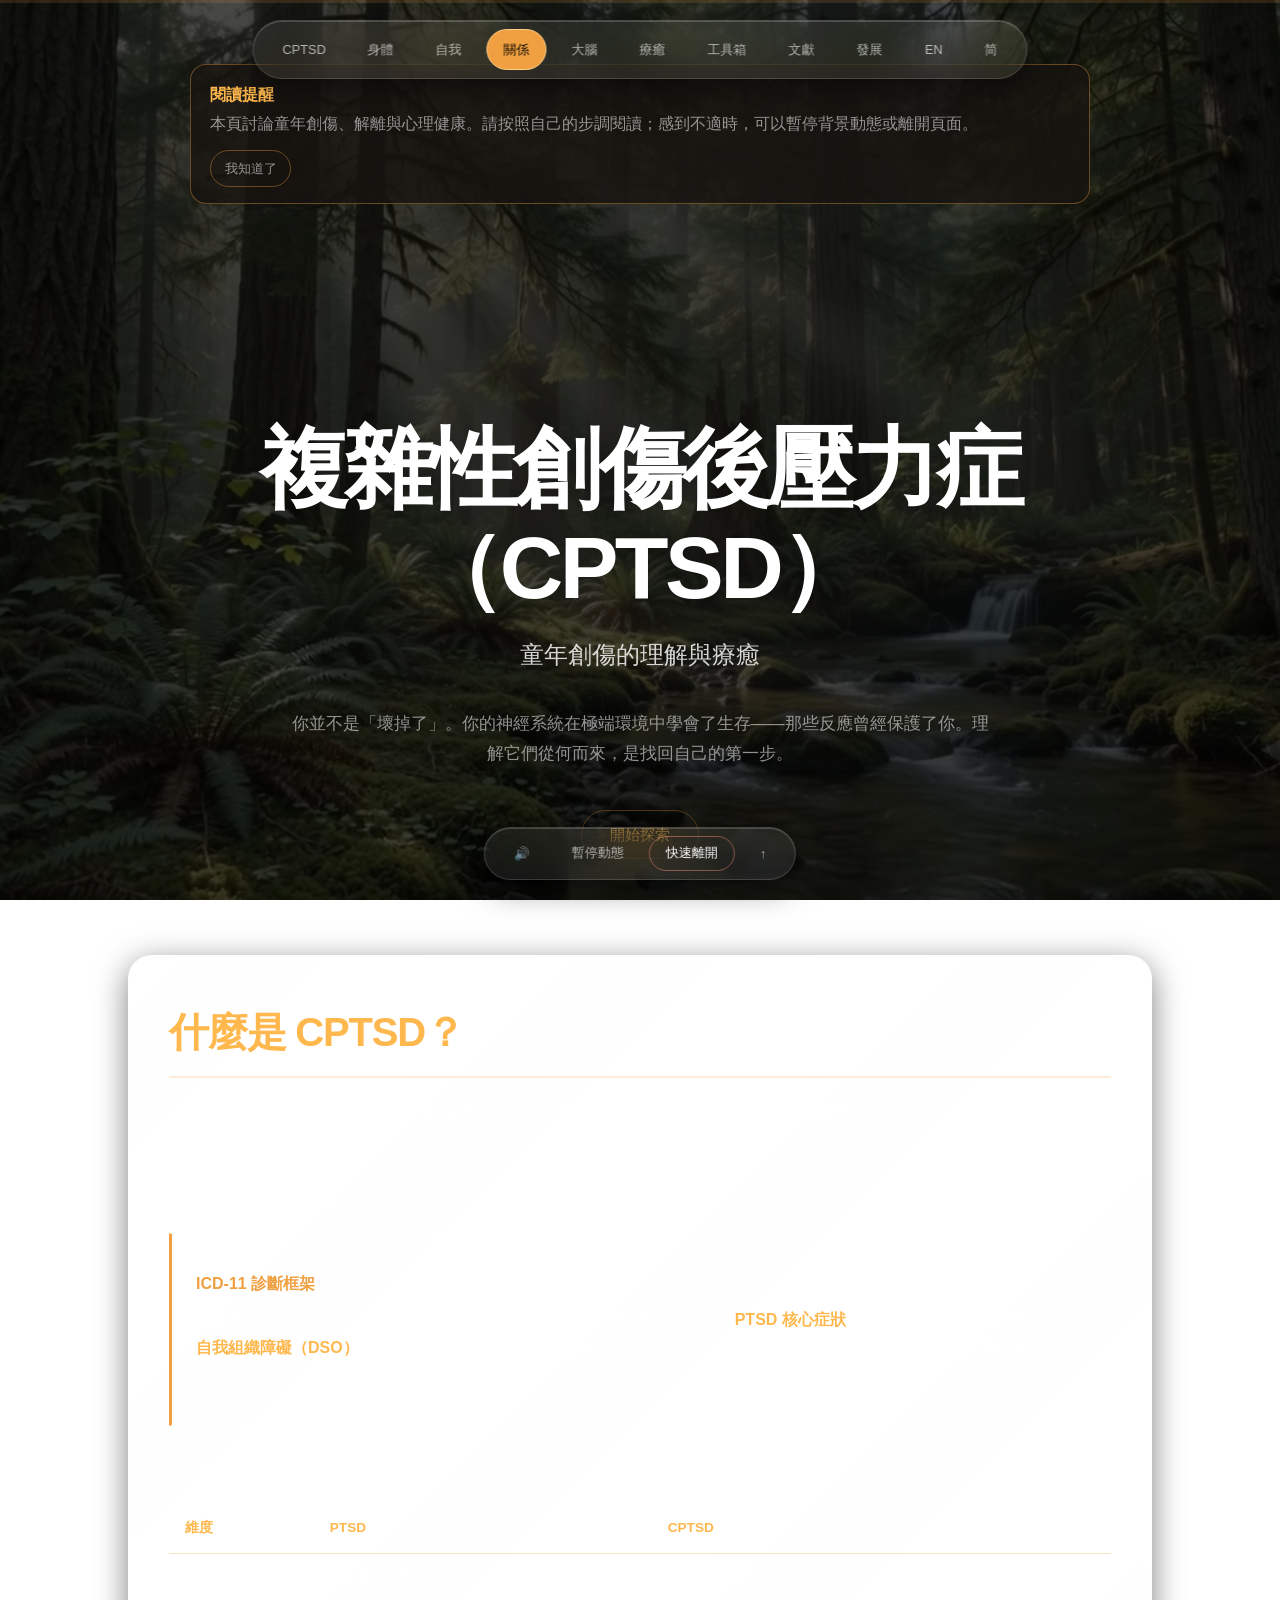
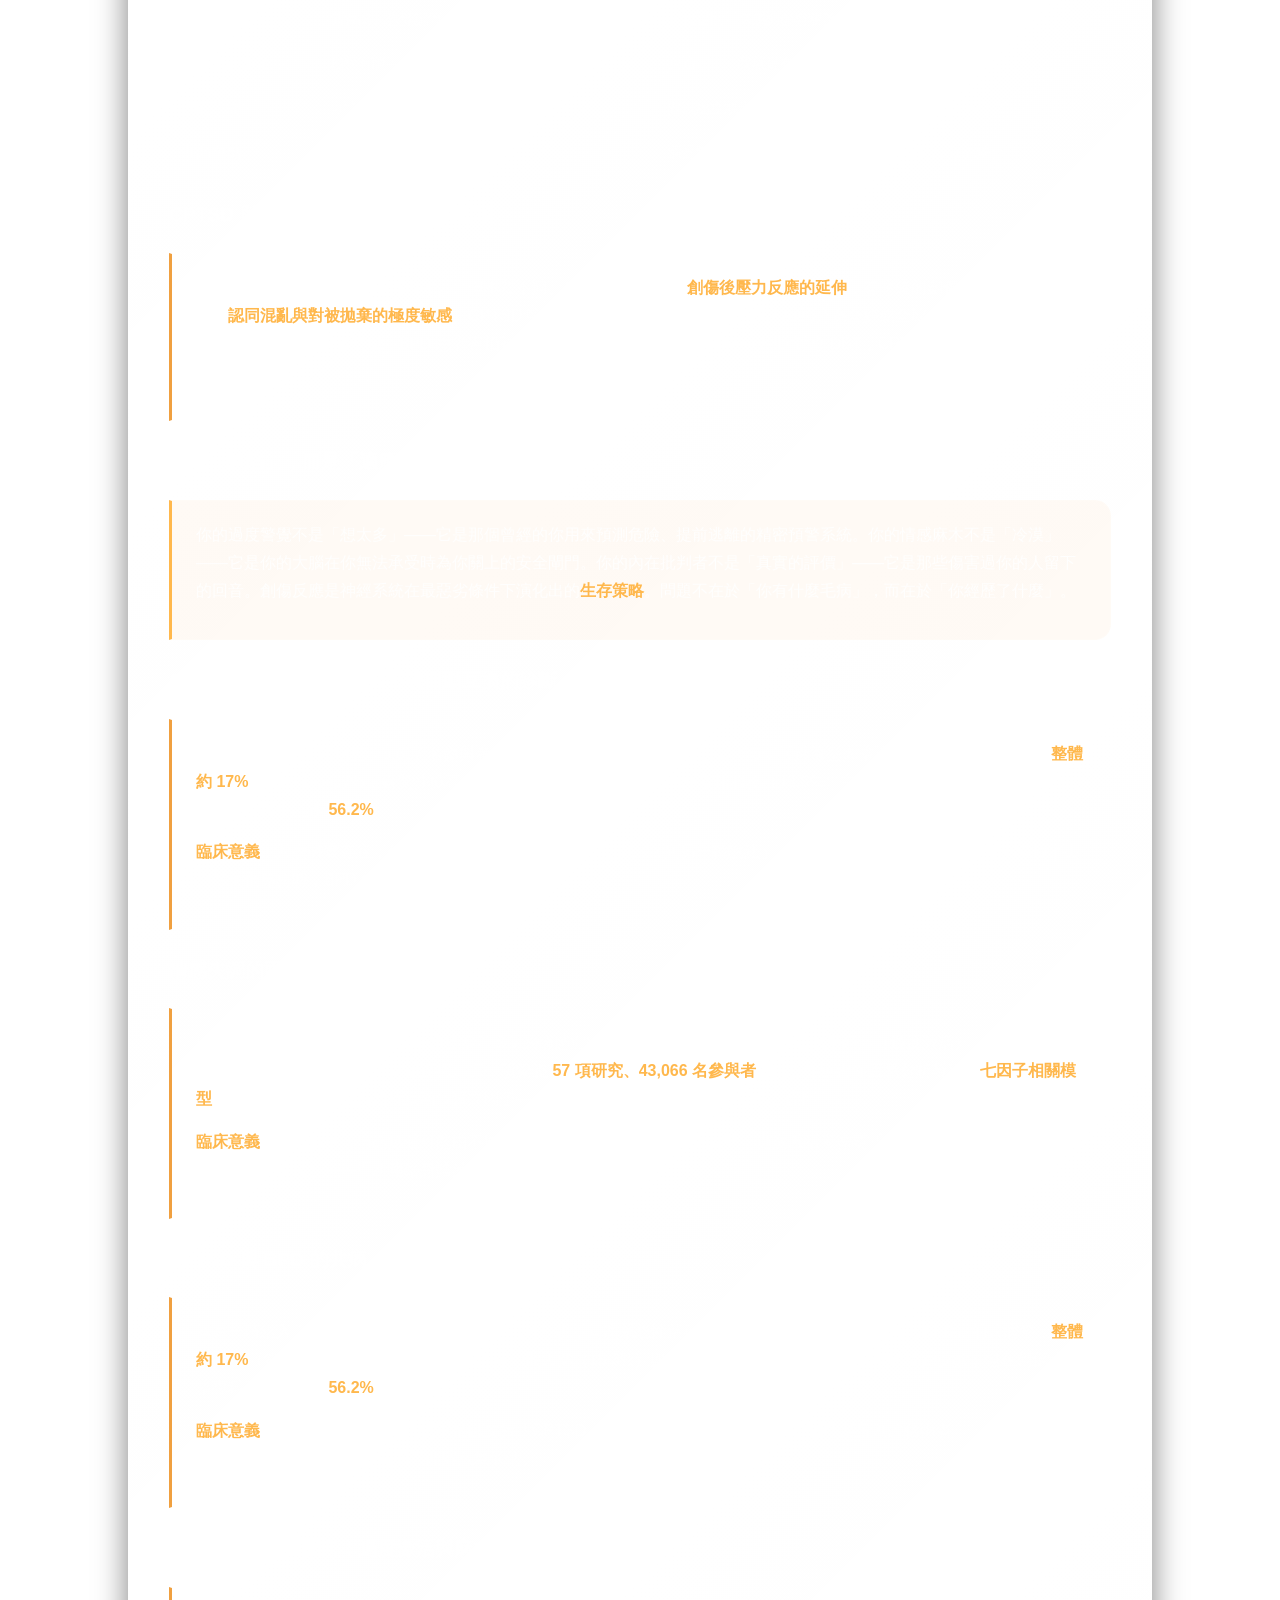
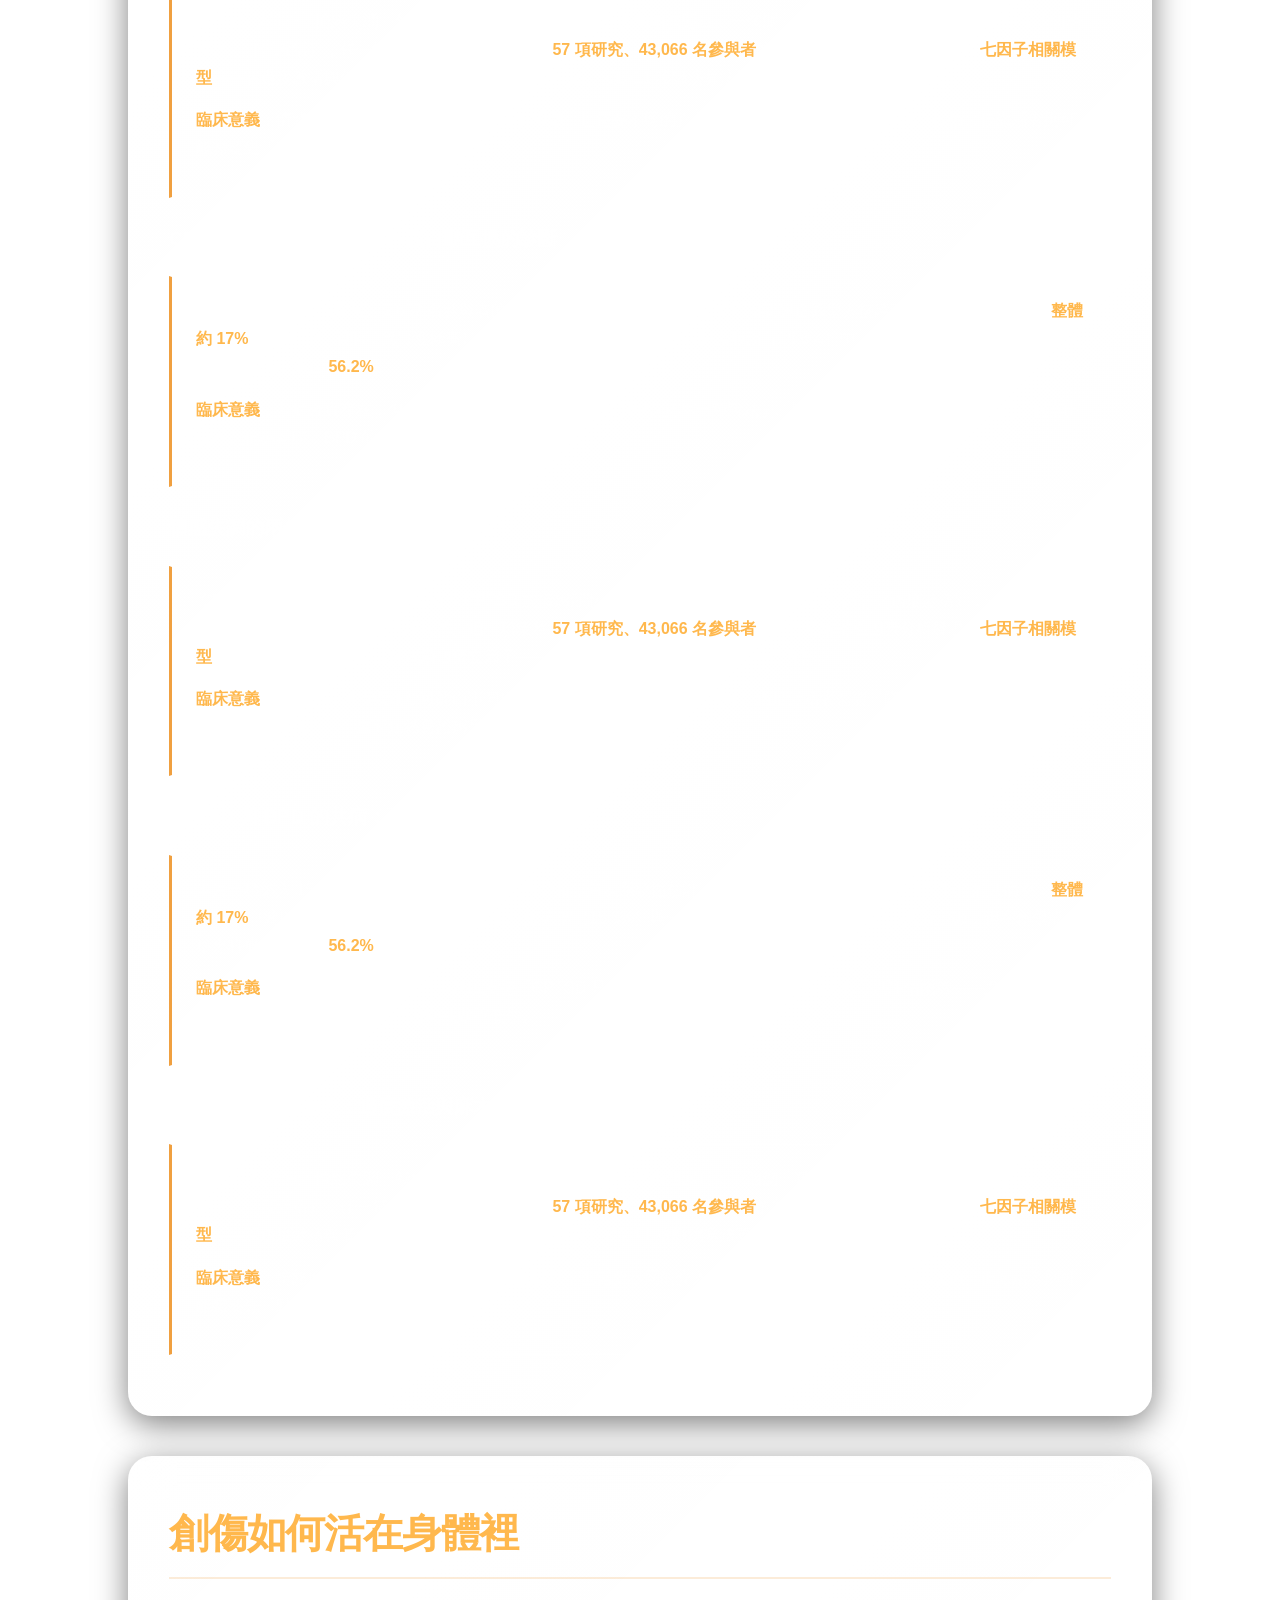
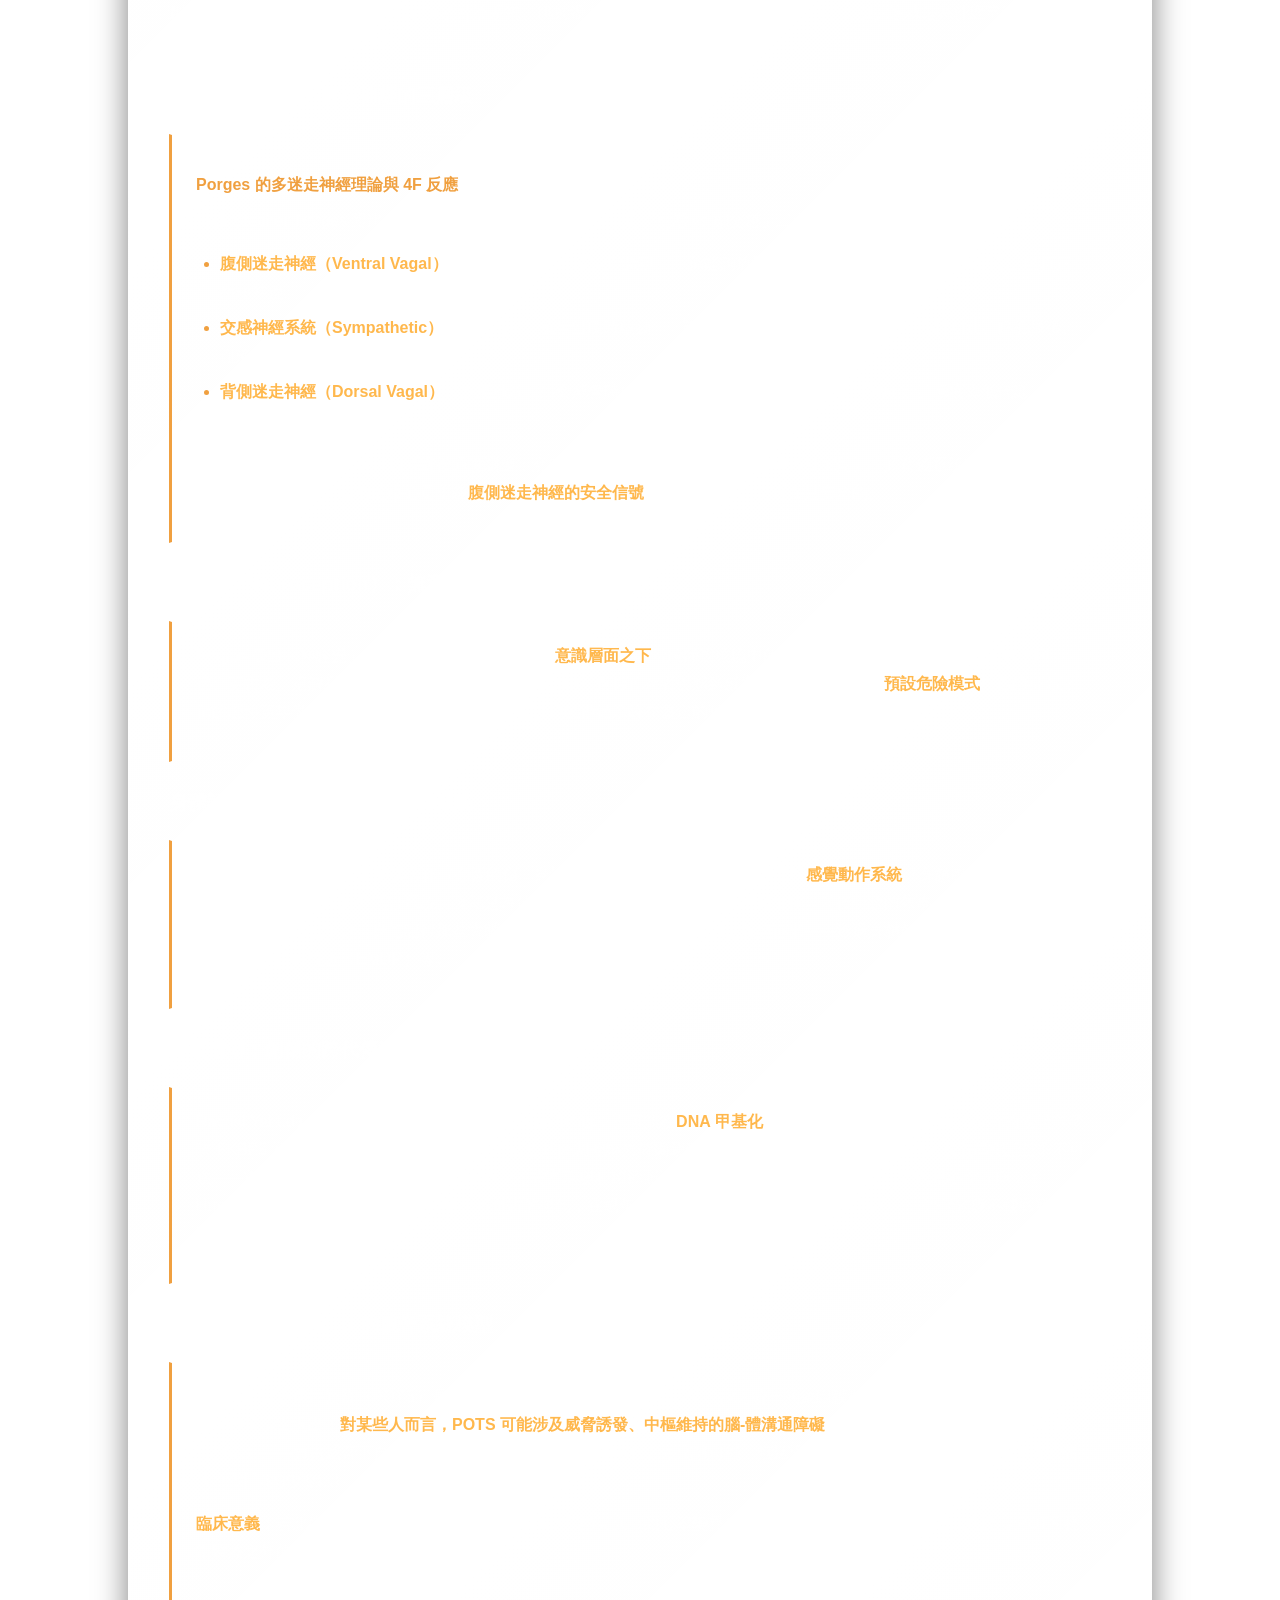
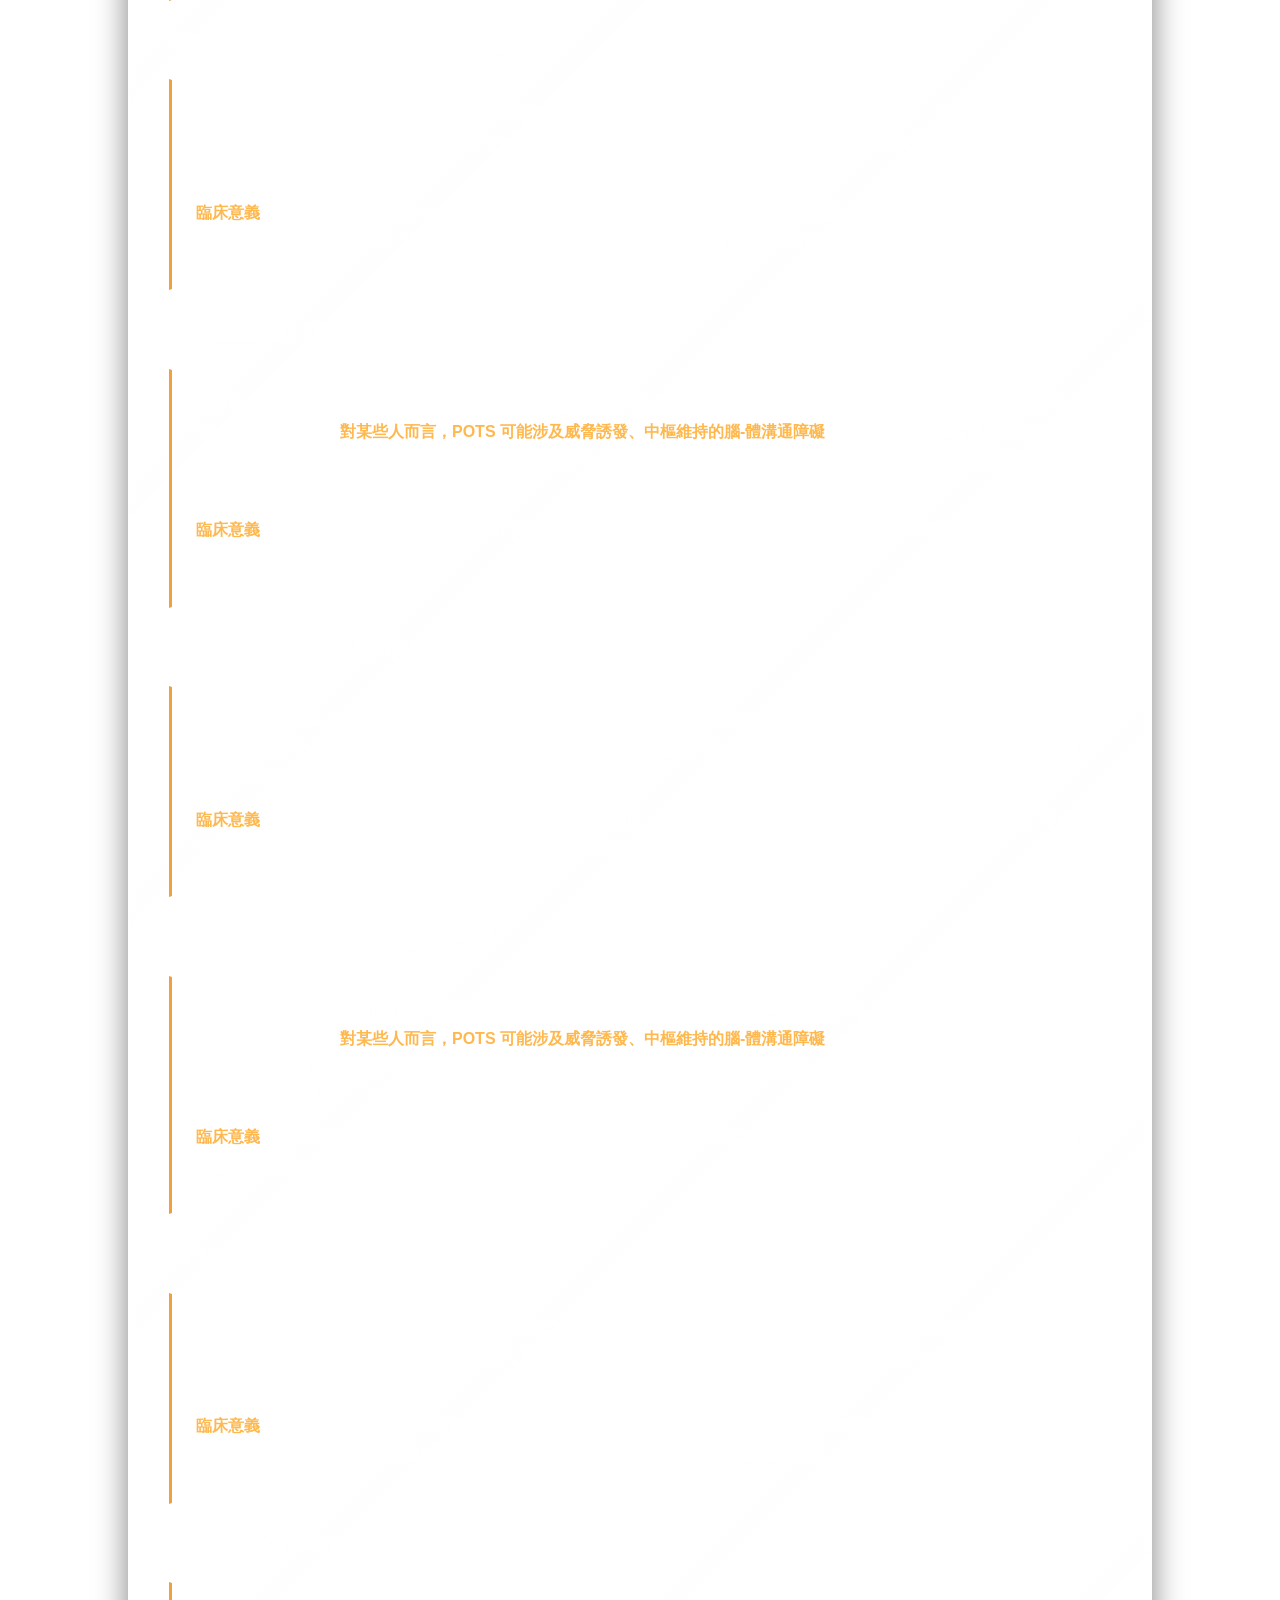
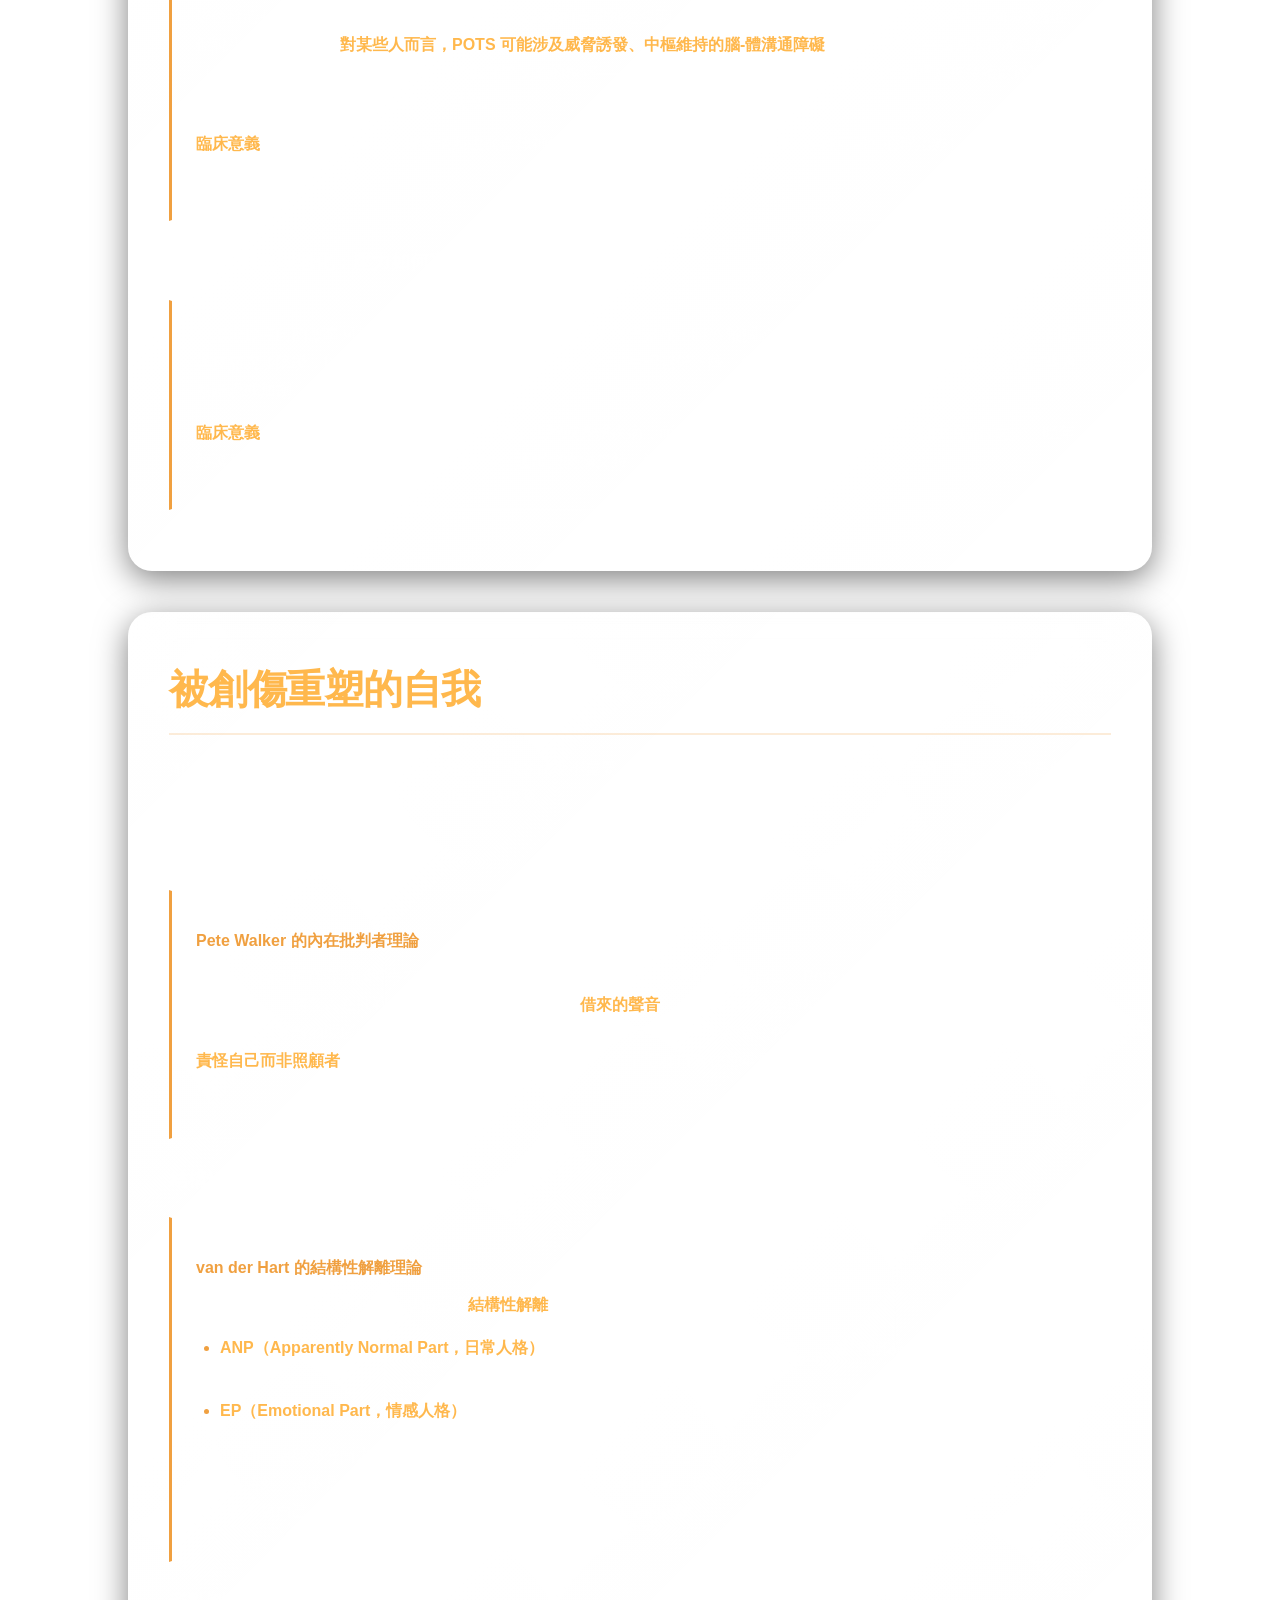
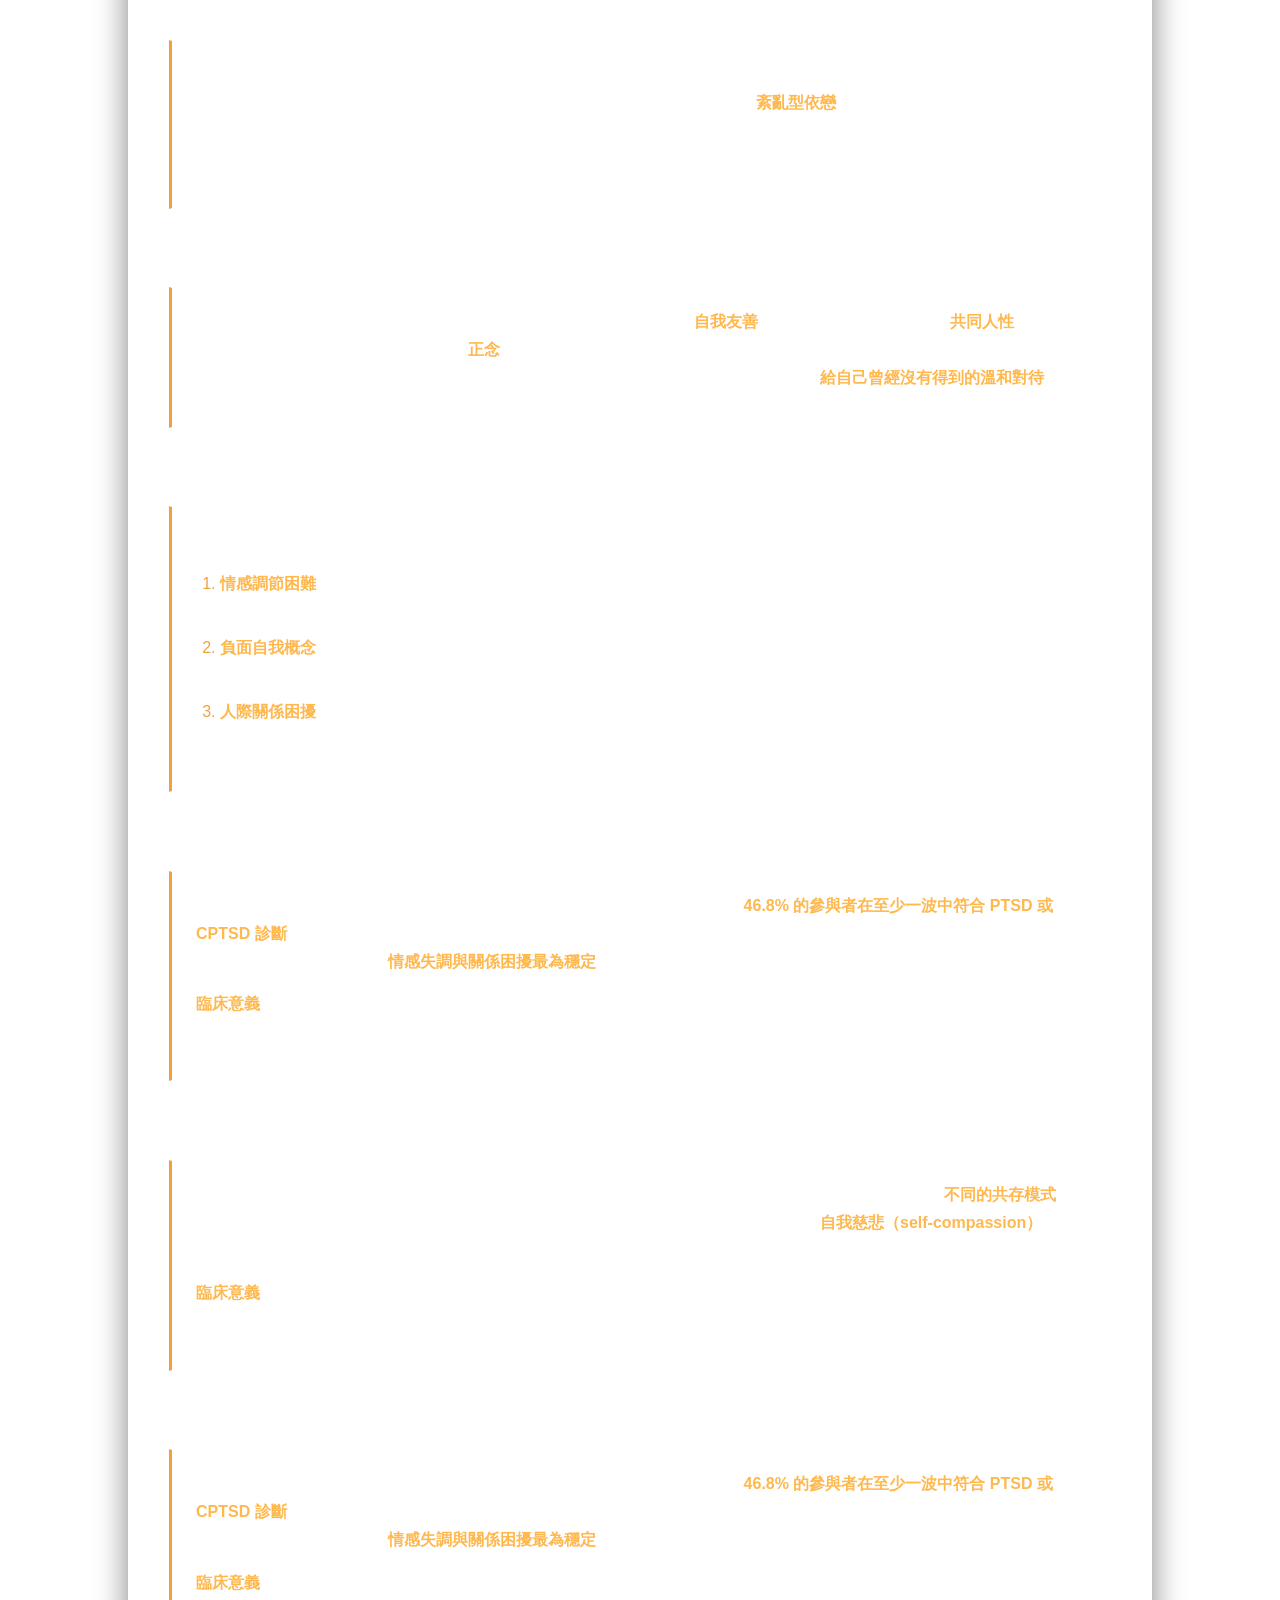
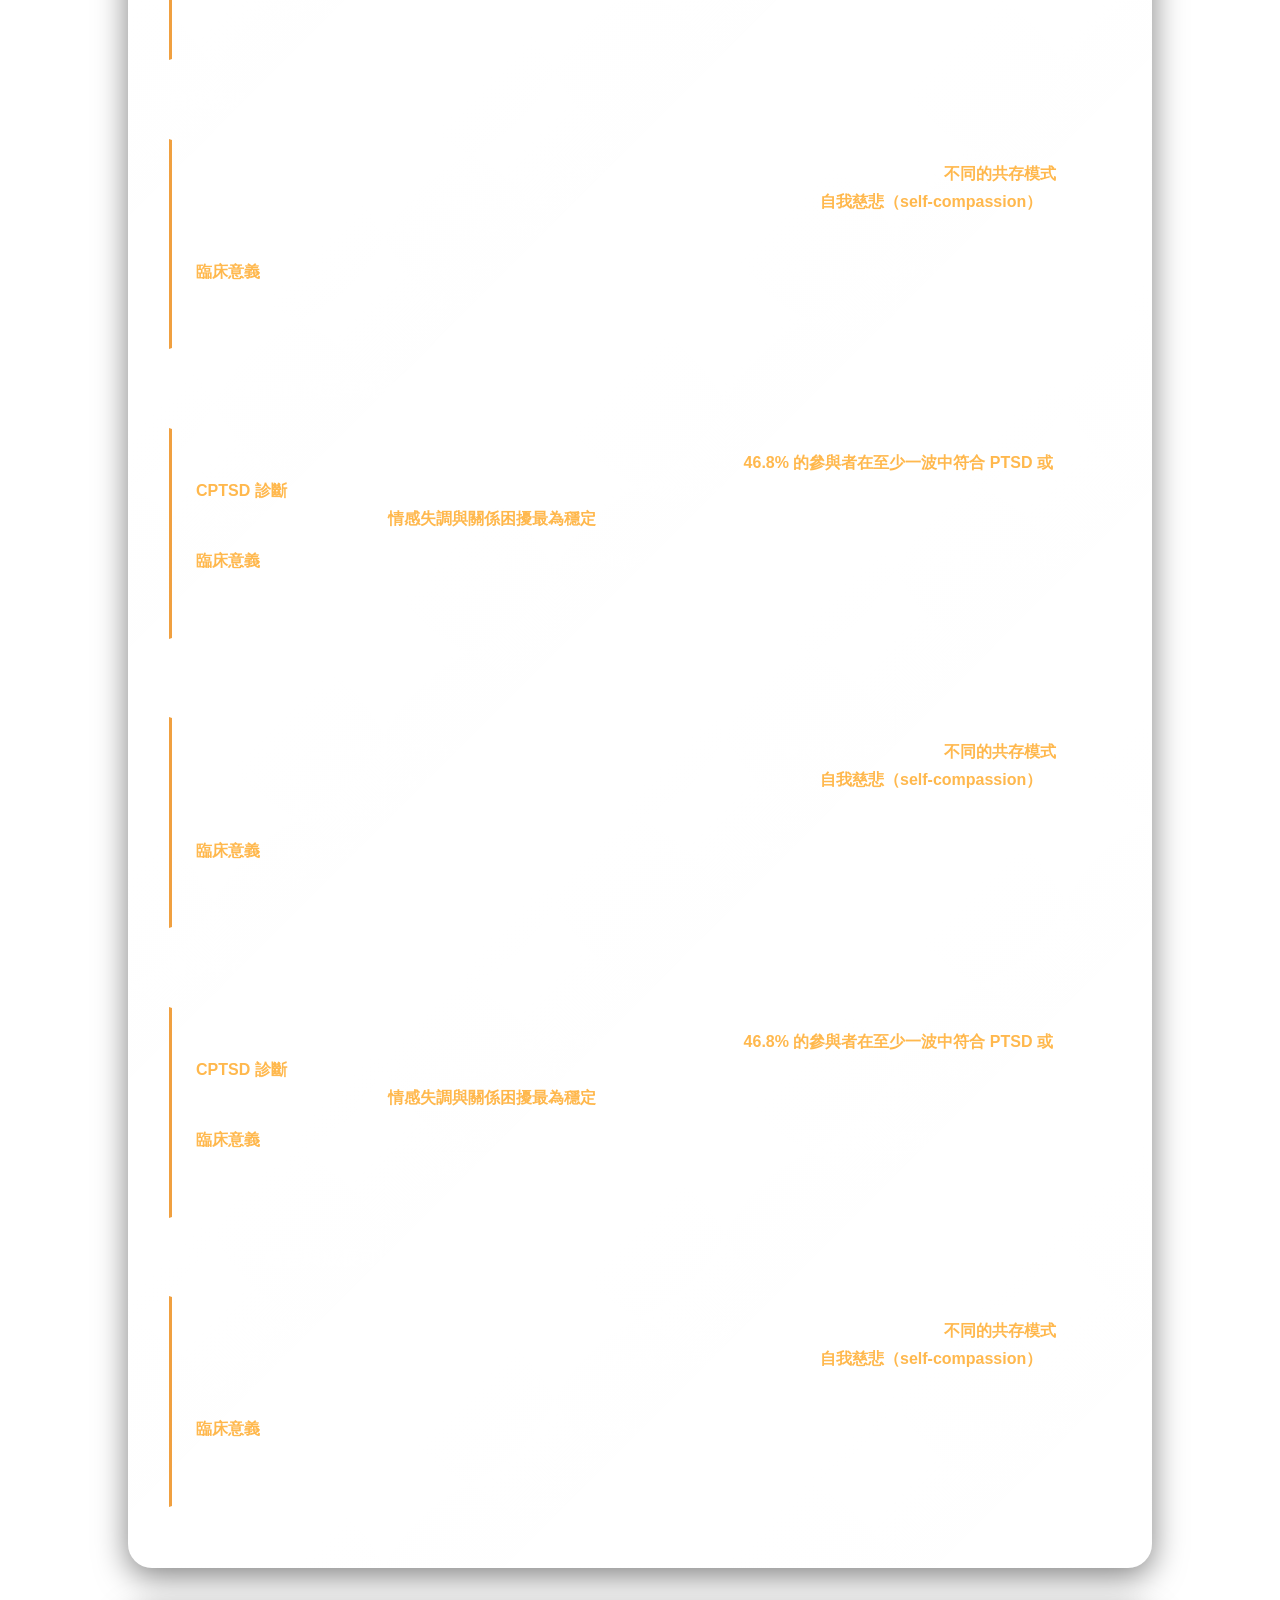
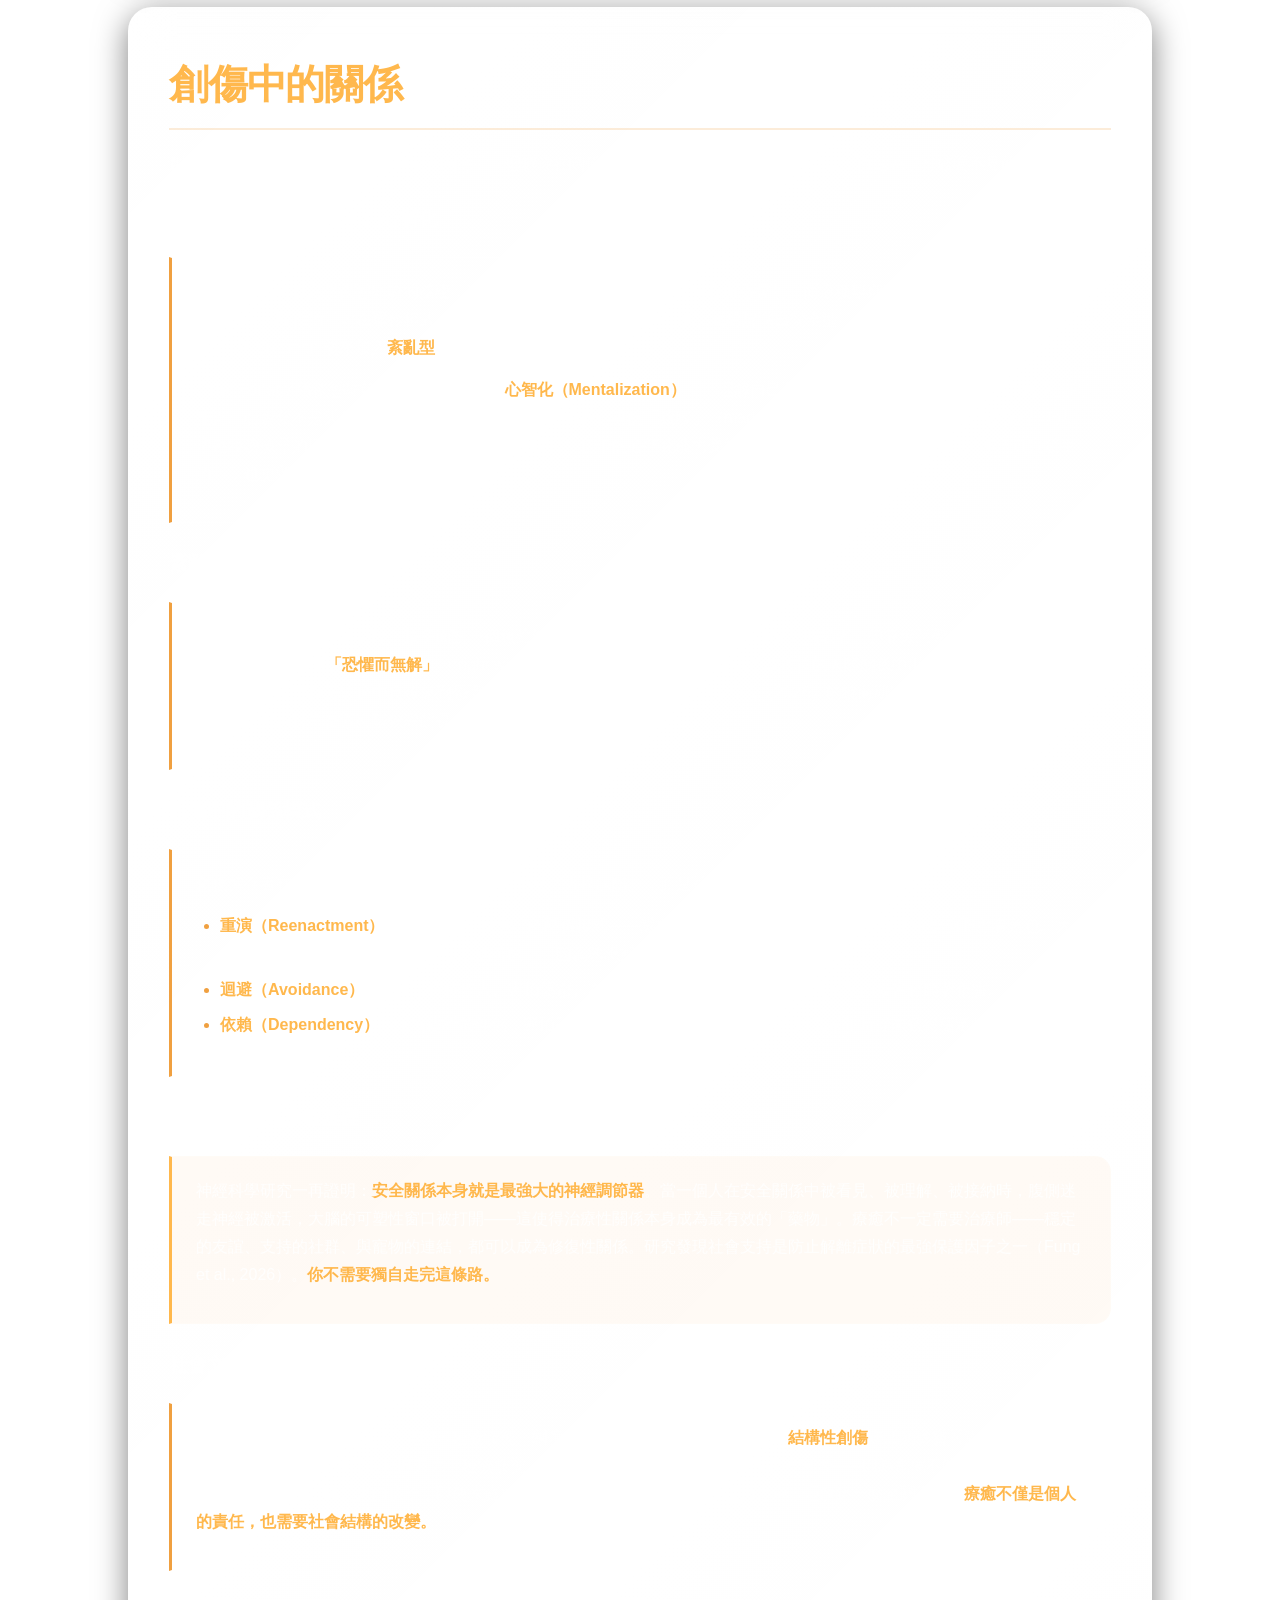
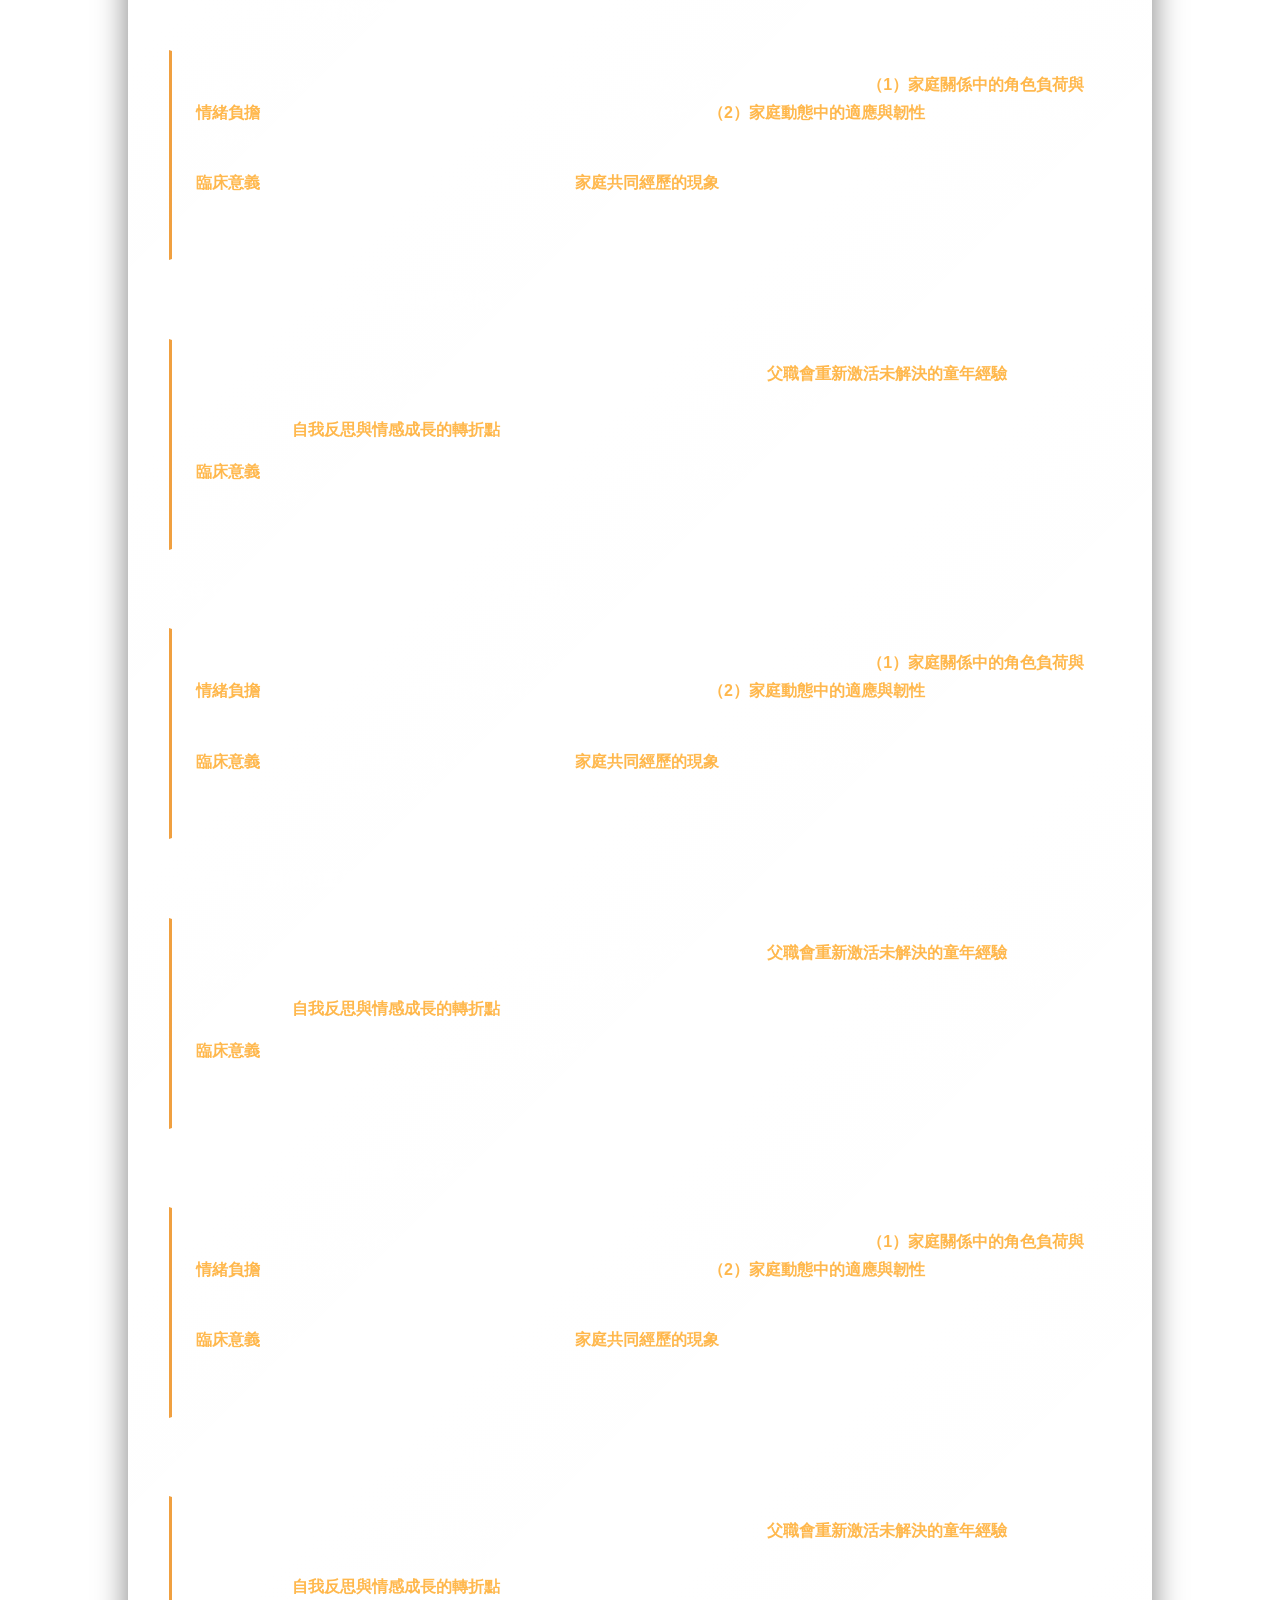
<file: CPTSD childhood trauma.html>
<!DOCTYPE html>
<html lang="zh-TW">
<head>
<meta charset="UTF-8">
<meta name="viewport" content="width=device-width, initial-scale=1.0, viewport-fit=cover">
<meta name="description" content="以創傷知情方式介紹複雜性創傷後壓力症、童年創傷、神經系統反應、人際關係、療癒方法與自助工具。">
<meta name="theme-color" content="#17120d">
<meta name="apple-mobile-web-app-capable" content="yes">
<meta name="apple-mobile-web-app-status-bar-style" content="black-translucent">
<meta name="apple-mobile-web-app-title" content="CPTSD 指南">
<link rel="manifest" href="manifest.json">
<link rel="apple-touch-icon" href="apple-touch-icon.png">
<meta property="og:type" content="website">
<meta property="og:title" content="CPTSD：童年創傷的理解與療癒">
<meta property="og:description" content="關於 CPTSD 與療癒路徑的創傷知情教育指南。">
<meta property="og:image" content="https://yuuryou.github.io/childhood-trauma-study/og-image.png">
<link rel="alternate" hreflang="en" href="cptsd-en.html">
<link rel="alternate" hreflang="zh-Hant" href="CPTSD childhood trauma.html">
<link rel="alternate" hreflang="zh-Hans" href="CPTSD childhood trauma-cn.html">
<link rel="alternate" hreflang="x-default" href="index.html">
<link rel="stylesheet" href="site-enhancements.css">
<title>複雜性創傷後壓力症（CPTSD）：童年創傷的理解與療癒 | Understanding &amp; Healing Childhood Trauma</title>
<style>
/* ============================================
   Apple Liquid Glass — CPTSD
   Dark Theme + Amber Accent
   Strict blur budget: nav + §1 + §6 only
   ============================================ */

*, *::before, *::after { box-sizing: border-box; margin: 0; padding: 0; }

/* ===== Tokens ===== */
:root {
  --amber: #f0a040;
  --amber-light: #ffb84d;
  --amber-lighter: #ffc973;
  --amber-glow: rgba(240, 160, 64, 0.12);
  --amber-glow-strong: rgba(240, 160, 64, 0.2);
  --amber-border: rgba(240, 160, 64, 0.3);
  --amber-border-hover: rgba(240, 160, 64, 0.5);

  --text-primary: #ffffff;
  --text-body: rgba(255, 255, 255, 0.82);
  --text-secondary: rgba(255, 255, 255, 0.55);
  --text-muted: rgba(255, 255, 255, 0.35);

  --border-subtle: rgba(255, 255, 255, 0.08);
  --border-normal: rgba(255, 255, 255, 0.12);

  --glass-bg-blur: linear-gradient(135deg, rgba(255,255,255,0.08), rgba(255,255,255,0.03));
  --glass-bg-static: rgba(255, 255, 255, 0.04);
  --glass-border: 1px solid rgba(255, 255, 255, 0.12);

  --radius-sm: 12px;
  --radius-md: 16px;
  --radius-lg: 24px;
  --radius-xl: 28px;
  --radius-full: 9999px;

  --ease-standard: cubic-bezier(0.25, 0.1, 0.25, 1);
  --ease-spring: cubic-bezier(0.34, 1.56, 0.64, 1);

  --font-sans: -apple-system, BlinkMacSystemFont, "SF Pro Display", "SF Pro Text", "Helvetica Neue", "PingFang TC", "Microsoft JhengHei", sans-serif;
}

html { scroll-behavior: smooth; font-size: 16px; overflow-x: hidden; background: transparent; min-height: 100vh; }

/* ===== Body: deep multi-layer radial gradient ===== */
body {
  font-family: var(--font-sans);
  background: transparent !important;
  color: var(--text-body);
  line-height: 1.8;
  font-weight: 300;
  -webkit-font-smoothing: antialiased;
  -moz-osx-font-smoothing: grayscale;
  position: relative;
  overflow-x: hidden;
  min-height: 100vh;
}

/* ===== Background layers — full-bleed on every viewport ===== */
.bg-image,
.bg-video,
.bg-overlay {
  position: fixed;
  top: 0;
  left: 0;
  width: 100%;
  height: 100%;
  /* Mobile browsers shrink the layout viewport while the URL bar is
     visible; the vh minimum keeps the layer at least as tall as the
     largest viewport state, so it can never fall short of the screen. */
  min-height: 100vh;
  pointer-events: none;
}

/* Static poster layer. Always painted, and the fallback whenever the
   video cannot be shown (unsupported codec, data saver, reduced motion,
   blocked autoplay, hidden by the motion toggle). */
.bg-image {
  z-index: -10000;
  background: #0a0e1a url("background-poster.jpg") center center / cover no-repeat;
}

/* Purely visual, permanently muted video layer. `contain` letterboxed the
   frame on small screens, so the frame now covers the layer instead. */
.bg-video {
  z-index: -9999;
  object-fit: cover;
  object-position: center center;
  opacity: 1;
  filter: brightness(0.45);
  background: transparent;
}

.bg-overlay {
  z-index: -9998;
  background: rgba(0, 0, 0, 0.35);
}

/* Seamless looping forest ambience (wind, leaves, brook, birdsong).
   The video keeps no sound of its own — all audio lives here. */
.bg-audio {
  position: fixed;
  top: 0;
  left: 0;
  width: 1px;
  height: 1px;
  opacity: 0;
  pointer-events: none;
  z-index: -10001;
}

/* Notch / home-indicator safe areas: `viewport-fit=cover` lets the page
   reach the physical edges, and these insets stretch the background stack
   across the areas it would otherwise leave bare. */
@supports (top: env(safe-area-inset-top, 0px)) {
  .bg-image,
  .bg-video,
  .bg-overlay {
    top: calc(0px - env(safe-area-inset-top, 0px));
    left: calc(0px - env(safe-area-inset-left, 0px));
    width: calc(100% + env(safe-area-inset-left, 0px) + env(safe-area-inset-right, 0px));
    height: calc(100% + env(safe-area-inset-top, 0px) + env(safe-area-inset-bottom, 0px));
  }
}

/* Dynamic viewport height (mobile URL bar collapse / expand). */
@supports (height: 100dvh) {
  .bg-image,
  .bg-video,
  .bg-overlay {
    min-height: 100dvh;
  }
}

/* ===== Overflow protection ===== */
p, li, td, th, blockquote { overflow-wrap: break-word; word-break: break-word; }
img, iframe, table, pre, code { max-width: 100%; height: auto; }

/* ===== Skip to content ===== */
.skip-to-content {
  position: absolute; top: -100%; left: 16px;
  background: var(--amber); color: #0a0f1a;
  padding: 8px 16px; border-radius: var(--radius-sm);
  font-weight: 600; z-index: 1000;
  transition: top 0.15s var(--ease-standard);
}
.skip-to-content:focus { top: 12px; }

/* ===== Floating Nav — iOS Liquid Glass pill buttons (blur #1) ===== */
.floating-nav {
  position: fixed;
  top: 20px;
  left: 50%;
  transform: translateX(-50%);
  display: flex;
  gap: 8px;
  z-index: 100;
  padding: 8px 12px;
  background: rgba(255, 255, 255, 0.08);
  backdrop-filter: blur(20px) saturate(160%);
  -webkit-backdrop-filter: blur(20px) saturate(160%);
  border: 1px solid rgba(255, 255, 255, 0.15);
  border-radius: 9999px;
  box-shadow: 
    0 8px 32px rgba(0, 0, 0, 0.5),
    inset 0 1px 0 rgba(255, 255, 255, 0.18);
  animation: navFloatIn 0.8s cubic-bezier(0.34, 1.56, 0.64, 1) both;
  animation-delay: 0.2s;
}

.nav-pill {
  display: flex;
  align-items: center;
  justify-content: center;
  padding: 8px 16px;
  font-size: 0.8rem;
  font-weight: 500;
  color: rgba(255, 255, 255, 0.65);
  text-decoration: none;
  white-space: nowrap;
  border-radius: 9999px;
  background: transparent;
  border: 1px solid transparent;
  transition: 
    color 0.2s ease,
    background 0.25s ease,
    border-color 0.25s ease,
    transform 0.15s cubic-bezier(0.34, 1.56, 0.64, 1);
}

.nav-pill:hover {
  color: #ffffff;
  background: rgba(255, 255, 255, 0.1);
  border-color: rgba(240, 160, 64, 0.3);
  transform: scale(1.05);
}

.nav-pill:active {
  transform: scale(0.95);
}

.nav-pill.active {
  color: var(--amber-light);
  background: rgba(240, 160, 64, 0.15);
  border-color: rgba(240, 160, 64, 0.4);
}

/* ===== Main container ===== */
.main {
  max-width: 56rem;
  margin: 0 auto;
  padding: 3rem 2rem 6rem 2rem;
  position: relative;
  z-index: 1;
}

/* ===== Hero (no backdrop-filter) ===== */
.hero {
  text-align: center;
  padding: 12rem 0 6rem 0;
  min-height: 70vh;
  display: flex;
  flex-direction: column;
  justify-content: center;
  align-items: center;
  animation: fadeInUp 0.6s ease both;
}

.hero h1 {
  font-size: clamp(2.8rem, 7vw, 5.5rem);
  font-weight: 700;
  letter-spacing: -0.04em;
  color: var(--text-primary);
  margin-bottom: 1rem;
  line-height: 1.12;
}

.hero .hero-sub {
  font-size: clamp(1.15rem, 3.5vw, 1.5rem);
  color: var(--text-body);
  font-weight: 400;
  margin-bottom: 2rem;
}

.hero .hero-intro {
  font-size: 1.0625rem;
  color: var(--text-secondary);
  max-width: 44rem;
  margin: 0 auto 2.5rem;
  line-height: 1.8;
}

.hero .hero-cta {
  display: inline-block;
  color: var(--amber-light);
  text-decoration: none;
  font-weight: 500;
  font-size: 0.95rem;
  padding: 0.625rem 1.75rem;
  border: 1px solid var(--amber-border);
  border-radius: var(--radius-full);
  transition: background 0.2s, border-color 0.2s, transform 0.2s var(--ease-spring);
}

.hero .hero-cta:hover {
  background: rgba(240, 160, 64, 0.1);
  border-color: var(--amber-border-hover);
  transform: scale(1.04);
}

/* ===== Glass panel with backdrop-filter (blur #2 & #3: §1 & §6) ===== */
.glass-panel-blur {
  background: linear-gradient(135deg, rgba(255,255,255,0.08), rgba(255,255,255,0.03));
  backdrop-filter: blur(20px) saturate(160%);
  -webkit-backdrop-filter: blur(20px) saturate(160%);
  border: 1px solid rgba(255, 255, 255, 0.12);
  border-radius: 24px;
  box-shadow: 0 8px 32px rgba(0,0,0,0.5), inset 0 1px 0 rgba(255,255,255,0.15);
  padding: 2.5rem;
  margin-bottom: 2.5rem;
  transition: transform 0.2s var(--ease-spring), box-shadow 0.3s ease, border-color 0.3s ease;
  will-change: transform;
}
.glass-panel-blur:hover {
  transform: translateY(-2px);
  border-color: var(--amber-border);
  box-shadow: 0 12px 40px rgba(0,0,0,0.55), inset 0 1px 0 rgba(255,255,255,0.15);
}

/* ===== Glass panel without backdrop-filter (static) ===== */
.glass-panel-static {
  background: rgba(255, 255, 255, 0.04);
  border: 1px solid rgba(255, 255, 255, 0.1);
  border-radius: 24px;
  box-shadow: 0 4px 24px rgba(0,0,0,0.3);
  padding: 2.5rem;
  margin-bottom: 2.5rem;
  transition: transform 0.2s var(--ease-spring), box-shadow 0.3s ease, border-color 0.3s ease;
  will-change: transform;
}
.glass-panel-static:hover {
  transform: translateY(-2px);
  border-color: var(--amber-border);
  box-shadow: 0 8px 32px rgba(0,0,0,0.4);
}
.glass-panel-static:active { transform: scale(0.98); }
.glass-panel-blur:active { transform: scale(0.98); }

/* ===== Section headings ===== */
section {
  position: relative;
  z-index: 1;
}

section h2 {
  font-size: clamp(1.8rem, 4vw, 2.5rem);
  font-weight: 600;
  letter-spacing: -0.03em;
  color: var(--amber-light);
  margin-bottom: 1.25rem;
  padding-bottom: 0.5rem;
  border-bottom: 2px solid var(--amber-glow-strong);
}

section h3 {
  font-size: 1.2rem;
  font-weight: 600;
  color: var(--text-primary);
  margin: 1.5rem 0 0.75rem 0;
}

section h4 {
  font-size: 1rem;
  font-weight: 600;
  color: var(--amber);
  margin: 1rem 0 0.5rem 0;
}

section p {
  margin-bottom: 0.9rem;
  color: var(--text-body);
  line-height: 1.75;
}

section ul, section ol {
  margin: 0.75rem 0 1rem 1.5rem;
  color: var(--text-body);
}
section li { margin-bottom: 0.4rem; }
section li::marker { color: var(--amber); }

/* ===== Concept box ===== */
.concept-box {
  background: rgba(255, 255, 255, 0.03);
  border: 1px solid rgba(255, 255, 255, 0.08);
  border-left: 3px solid var(--amber);
  border-radius: 0 var(--radius-md) var(--radius-md) 0;
  padding: 1.25rem 1.5rem;
  margin: 1.25rem 0;
}
.concept-box strong { color: var(--amber-light); }

.highlight-box {
  border-left-color: var(--amber-light);
  background: rgba(240, 160, 64, 0.05);
}

/* ===== Table ===== */
.table-wrap { overflow-x: auto; margin: 1.25rem 0; }
table {
  width: 100%;
  border-collapse: collapse;
  font-size: 0.9rem;
  color: var(--text-body);
}
thead th {
  text-align: left;
  padding: 0.75rem 1rem;
  border-bottom: 1px solid var(--amber-border);
  color: var(--amber-light);
  font-weight: 600;
  font-size: 0.85rem;
  white-space: nowrap;
}
tbody td {
  padding: 0.65rem 1rem;
  border-bottom: 1px solid rgba(255, 255, 255, 0.06);
  vertical-align: top;
  line-height: 1.55;
}
tbody tr:hover td { background: rgba(255, 255, 255, 0.02); }

/* ===== Toolkit grid ===== */
.toolkit-grid {
  display: grid;
  grid-template-columns: repeat(auto-fill, minmax(240px, 1fr));
  gap: 1rem;
  margin: 1.25rem 0;
}

.toolkit-card {
  background: rgba(255, 255, 255, 0.04);
  border: 1px solid rgba(255, 255, 255, 0.08);
  border-radius: var(--radius-md);
  padding: 1.25rem;
  transition: transform 0.2s var(--ease-spring), box-shadow 0.3s ease, border-color 0.3s ease;
  will-change: transform;
}
.toolkit-card:hover {
  transform: translateY(-2px);
  border-color: var(--amber-border);
  box-shadow: 0 8px 24px rgba(0,0,0,0.35);
}
.toolkit-card h4 {
  color: var(--amber-light);
  margin-bottom: 0.4rem;
  font-size: 0.95rem;
}
.toolkit-card p {
  font-size: 0.875rem;
  color: var(--text-secondary);
  line-height: 1.65;
}

/* ===== References section ===== */
.ref-category-badge {
  display: inline-block;
  background: var(--amber-glow-strong);
  border: 1px solid var(--amber-border);
  border-radius: var(--radius-full);
  padding: 0.2rem 0.85rem;
  font-size: 0.75rem;
  font-weight: 600;
  color: var(--amber-light);
  margin-bottom: 0.75rem;
}

.ref-teaser {
  background: rgba(255,255,255,0.03);
  border: 1px solid rgba(255,255,255,0.08);
  border-radius: var(--radius-lg);
  padding: 2.5rem;
  text-align: center;
  margin: 2rem 0;
}
.ref-teaser p { color: var(--text-secondary); }
.ref-teaser .ref-link-btn {
  display: inline-block;
  background: var(--amber-glow-strong);
  color: #fff;
  padding: 0.75rem 2rem;
  border-radius: var(--radius-full);
  text-decoration: none;
  font-weight: 600;
  font-size: 0.95rem;
  transition: transform 0.2s var(--ease-spring), box-shadow 0.2s;
}
.ref-teaser .ref-link-btn:hover {
  transform: scale(1.04);
  box-shadow: 0 4px 16px var(--amber-glow-strong);
}

/* ===== Footer ===== */
.site-footer {
  max-width: 56rem;
  margin: 0 auto;
  padding: 2.5rem 2rem;
  text-align: center;
  border-top: 1px solid rgba(255, 255, 255, 0.08);
  position: relative;
  z-index: 1;
}

.site-footer p {
  color: var(--text-muted);
  font-size: 0.82rem;
  margin-bottom: 0.4rem;
}

.site-footer .footer-sub-link {
  display: inline-block;
  margin-top: 1rem;
  color: var(--amber-light);
  text-decoration: none;
  font-size: 0.875rem;
  font-weight: 500;
  padding: 0.5rem 1.25rem;
  border: 1px solid var(--amber-border);
  border-radius: var(--radius-full);
  transition: background 0.2s, transform 0.2s var(--ease-spring);
}
.site-footer .footer-sub-link:hover {
  background: rgba(240, 160, 64, 0.1);
  transform: scale(1.04);
}

/* ===== Entry animation ===== */
@keyframes fadeInUp {
  from { opacity: 0; transform: translateY(20px); }
  to   { opacity: 1; transform: translateY(0); }
}

/* ===== Nav float-in animation ===== */
@keyframes navFloatIn {
  0% {
    opacity: 0;
    transform: translateX(-50%) translateY(-24px);
  }
  60% {
    opacity: 1;
    transform: translateX(-50%) translateY(4px);
  }
  100% {
    opacity: 1;
    transform: translateX(-50%) translateY(0);
  }
}
@keyframes navFloatInBottom {
  0% {
    opacity: 0;
    transform: translateX(-50%) translateY(24px);
  }
  60% {
    opacity: 1;
    transform: translateX(-50%) translateY(-4px);
  }
  100% {
    opacity: 1;
    transform: translateX(-50%) translateY(0);
  }
}


.hero                         { animation: fadeInUp 0.6s ease both; }
#what-is-cptsd               { animation: fadeInUp 0.6s ease both 0.08s; }
#trauma-in-body              { animation: fadeInUp 0.6s ease both 0.16s; }
#reshaped-self               { animation: fadeInUp 0.6s ease both 0.24s; }
#trauma-relationships        { animation: fadeInUp 0.6s ease both 0.32s; }
#trauma-brain                { animation: fadeInUp 0.6s ease both 0.40s; }
#healing-path                { animation: fadeInUp 0.6s ease both 0.48s; }
#toolkit                     { animation: fadeInUp 0.6s ease both 0.56s; }
#references                  { animation: fadeInUp 0.6s ease both 0.64s; }

/* ===== Responsive ===== */
@media (min-width: 1400px) {
  .main { max-width: 90rem; }
}
@media (min-width: 1200px) and (max-width: 1399px) {
  .main { max-width: 68rem; }
}
@media (max-width: 1024px) {
  .main { max-width: 100%; padding: 2rem 1.5rem 5rem 1.5rem; }
  .floating-nav { padding: 6px 10px; gap: 4px; }
}
@media (max-width: 768px) {
  .main { padding: 1.5rem 1rem 4rem 1rem; }
  .hero { padding: 6rem 0 3.5rem 0; }
  .hero h1 { font-size: clamp(1.8rem, 8vw, 3rem); }
  .glass-panel-blur, .glass-panel-static { padding: 1.5rem; }
  .floating-nav { padding: 6px 10px; gap: 2px; }
  .nav-pill { font-size: 0.68rem; padding: 6px 10px; }
  .toolkit-grid { grid-template-columns: 1fr; }
}
@media (max-width: 480px) {
  .main { max-width: 100%; padding: 1.5rem 0.75rem 3rem 0.75rem; }
  .glass-panel-blur, .glass-panel-static { padding: 1.25rem; border-radius: var(--radius-md); }
  section h2 { font-size: 1.4rem; }
  .floating-nav { padding: 5px 8px; gap: 1px; }
  .nav-pill { font-size: 0.62rem; padding: 5px 8px; }
}

/* ===== Accessibility ===== */
@media (prefers-reduced-motion: reduce) {
  .bg-video { display: none; }
  .bg-overlay { display: none; }
  body { background: #0a0e1a; }
  *, *::before, *::after {
    animation-duration: 0.01ms !important;
    animation-iteration-count: 1 !important;
    transition-duration: 0.01ms !important;
  }
}
@media (prefers-reduced-transparency: reduce) {
  .glass-panel-blur, .glass-panel-static, .floating-nav, .toolkit-card {
    background: rgba(20, 20, 35, 0.95);
    backdrop-filter: none;
    -webkit-backdrop-filter: none;
  }
}

/* ===== Print ===== */
@media print {
  body::before, .care-controls, .floating-nav { display: none !important; }
  body { background: #fff; color: #1a1a2e; }
  .main { padding-top: 3rem; }
  .glass-panel-blur, .glass-panel-static, .toolkit-card {
    background: #f8f8fa; backdrop-filter: none; -webkit-backdrop-filter: none;
    border: 1px solid #ddd; box-shadow: none; break-inside: avoid;
  }
  section h2 { color: #c87a28; border-bottom-color: #ddd; }
}
</style>
<link rel="preload" href="site-enhancements.css" as="style">
<link rel="preload" href="site-enhancements.js" as="script">
<link rel="preload" href="background-poster.jpg" as="image">
<script type="application/ld+json">
{
  "@context": "https://schema.org",
  "@type": "MedicalWebPage",
  "name": "複雜性創傷後壓力症（CPTSD）：童年創傷的理解與療癒",
  "description": "以創傷知情方式介紹複雜性創傷後壓力症、童年創傷、神經系統反應、人際關係、療癒方法與自助工具。",
  "url": "https://yuuryou.github.io/childhood-trauma-study/CPTSD%20childhood%20trauma.html",
  "inLanguage": "zh-Hant",
  "about": { "@type": "MedicalCondition", "name": "Complex Post-Traumatic Stress Disorder", "alternateName": "CPTSD" },
  "isPartOf": { "@type": "WebSite", "name": "CPTSD — 理解童年創傷", "url": "https://yuuryou.github.io/childhood-trauma-study/" }
}
</script>
</head>
<body>

<div class="bg-image" aria-hidden="true"></div>
<video class="bg-video" autoplay loop playsinline muted preload="auto" poster="background-poster.jpg" aria-hidden="true">
  <source src="background.mp4" type="video/mp4">
</video>
<audio class="bg-audio" autoplay loop muted preload="auto" aria-hidden="true">
  <source src="forest-ambience.mp3" type="audio/mpeg">
</audio>
<div class="bg-overlay"></div>

<a href="#main-content" class="skip-to-content">跳至主要內容</a>

<!-- ===== Floating Nav — iOS Liquid Glass pill buttons ===== -->
<nav class="floating-nav" aria-label="章節導航">
  <a href="#what-is-cptsd" class="nav-pill" title="認識 CPTSD">CPTSD</a>
  <a href="#trauma-in-body" class="nav-pill" title="創傷與身體">身體</a>
  <a href="#reshaped-self" class="nav-pill" title="創傷重塑的自我">自我</a>
  <a href="#trauma-relationships" class="nav-pill" title="創傷中的關係">關係</a>
  <a href="#trauma-brain" class="nav-pill" title="創傷的大腦">大腦</a>
  <a href="#healing-path" class="nav-pill" title="療癒之路">療癒</a>
  <a href="#toolkit" class="nav-pill" title="自助工具箱">工具箱</a>
  <a href="#references" class="nav-pill" title="參考文獻">文獻</a>
  <a href="development.html" class="nav-pill" title="童年創傷的發展路徑">發展</a>
  <button class="nav-pill mute-btn" type="button" onclick="toggleMute()" aria-label="背景音效已靜音" aria-pressed="false" title="背景音效已靜音">&#x1F507;</button>
  <a href="cptsd-en.html" class="nav-pill lang-switch" title="English version">EN</a>
  <a href="CPTSD childhood trauma-cn.html" class="nav-pill lang-switch" title="简体版">简</a>
</nav>

<!-- ===== Main Content ===== -->
<div class="main" id="main-content">

<!-- ===== Hero (no blur) ===== -->
<div class="hero">
  <h1>複雜性創傷後壓力症（CPTSD）</h1>
  <p class="hero-sub">童年創傷的理解與療癒</p>
  <p class="hero-intro">
    你並不是「壞掉了」。你的神經系統在極端環境中學會了生存——那些反應曾經保護了你。理解它們從何而來，是找回自己的第一步。
  </p>
  <a href="#what-is-cptsd" class="hero-cta">開始探索</a>
</div>

<!-- ========== §1 什麼是 CPTSD (blur #2) ========== -->
<section id="what-is-cptsd" class="glass-panel-blur">
  <h2>什麼是 CPTSD？</h2>

  <p>你並不是「壞掉了」。你的神經系統在極端環境中學會了生存——那些反應曾經保護了你。理解它們從何而來，是找回自己的第一步。</p>

  <h3>CPTSD 的核心定義</h3>

  <div class="concept-box">
    <h4>ICD-11 診斷框架</h4>
    <p>世界衛生組織在 ICD-11 中首次將 CPTSD 列為獨立診斷。它包含兩大核心：<strong>PTSD 核心症狀</strong>（再體驗、迴避、過度警覺）加上<strong>自我組織障礙（DSO）</strong>——情感調節困難、負面自我概念、人際關係困擾。這不是「更嚴重的 PTSD」，而是長期重複創傷在人格層面留下的深刻印記。</p>
  </div>

  <h3>CPTSD 與 PTSD 的關鍵差異</h3>

  <div class="table-wrap">
    <table>
      <thead><tr><th>維度</th><th>PTSD</th><th>CPTSD</th></tr></thead>
      <tbody>
        <tr><td>創傷本質</td><td>單次事件（車禍、天災、襲擊）</td><td>長期重複創傷（童年虐待、家庭暴力、長期囚禁）</td></tr>
        <tr><td>核心損傷</td><td>威脅感、恐懼記憶的過度激活</td><td>自我認同、情感調節與關係能力的系統性瓦解</td></tr>
        <tr><td>對自我的影響</td><td>相對有限——「這件事發生在我身上」</td><td>深遠——「我就是有問題的人」</td></tr>
        <tr><td>關係影響</td><td>可能迴避觸發情境</td><td>難以建立或維持信任、親密；反覆陷入創傷性關係模式</td></tr>
        <tr><td>治療重點</td><td>處理特定創傷記憶</td><td>需分階段：先建立安全與穩定，再處理記憶，最後整合</td></tr>
      </tbody>
    </table>
  </div>

  <h3>CPTSD 與 BPD（邊緣型人格）的鑑別</h3>

  <div class="concept-box">
    <p>兩者有重疊（情感不穩、關係困難），但本質不同。CPTSD 的核心是<strong>創傷後壓力反應的延伸</strong>，有明確的創傷脈絡；BPD 的核心是<strong>認同混亂與對被拋棄的極度敏感</strong>。CPTSD 較少出現「分裂」的防衛機制（將人極端分為全好或全壞）。關鍵區分點：CPTSD 患者害怕觸發情境，BPD 患者害怕被遺棄。準確鑑別影響治療方向——BPD 對應 DBT，CPTSD 需要分階段創傷治療。</p>
  </div>

  <h3>不是「缺陷」，而是「適應」</h3>

  <div class="concept-box highlight-box">
    <p>你的過度警覺不是「想太多」——它是那個曾經的你用來預測危險、提前逃離的精密預警系統。你的情感麻木不是「冷漠」——它是你的大腦在你無法承受時為你關上的安全閘門。你的內在批判者不是「真實的評價」——它是那些傷害過你的人留下的回音。創傷反應是神經系統在最惡劣條件下演化出的<strong>生存策略</strong>。問題不在於「你有什麼毛病」，而在於「你經歷了什麼」。</p>
  </div>

        <h3>CPTSD 與 BPD 的共病：不該自動互換的診斷</h3>
  <div class="concept-box">
    <p>本月一項納入 15 項研究、5,657 名參與者的統合分析，首次系統性估計了 CPTSD 與邊緣型人格障礙（BPD）的共病率：<strong>整體約 17%</strong>（範圍 1%–57%，異質性極高）。在一般人群（15.3%）與一般臨床服務（18.6%）中，共病屬於少數；但在創傷或人格專科服務中高達 <strong>56.2%</strong>。</p>
    <p><strong>臨床意義</strong>：共病確實存在，但比例不足以支持「CPTSD 只是 BPD 的另一種說法」。診斷時應分別評估兩者——尤其當個案出現在創傷專科時，BPD 的共病可能被嚴重低估。</p>
  </div>
    
        <h3>情感失調的兩個面向：過度激活與麻木</h3>
  <div class="concept-box">
    <p>ICD-11 以單一「情緒失調」領域捕捉 CPTSD 的情感症狀，僅用兩個題目：一個測「難以平靜」（過度激活），一個測「情緒麻木」（低激活），任一符合即達標。但一項彙整 <strong>57 項研究、43,066 名參與者</strong>的統合性驗證性因素分析發現：<strong>七因子相關模型</strong>——將過度激活與低激活拆成兩個獨立因子——比現行 ICD-11 診斷演算法更符合資料。</p>
    <p><strong>臨床意義</strong>：情緒麻木與情緒爆發可能由不同機制驅動，也需要不同的介入策略。過度激活者需要「降溫」技術，低激活者則可能需要先「點火」——重新連結身體感受。</p>
  </div>
    
        <h3>CPTSD 與 BPD 的共病：不該自動互換的診斷</h3>
  <div class="concept-box">
    <p>本月一項納入 15 項研究、5,657 名參與者的統合分析，首次系統性估計了 CPTSD 與邊緣型人格障礙（BPD）的共病率：<strong>整體約 17%</strong>（範圍 1%–57%，異質性極高）。在一般人群（15.3%）與一般臨床服務（18.6%）中，共病屬於少數；但在創傷或人格專科服務中高達 <strong>56.2%</strong>。</p>
    <p><strong>臨床意義</strong>：共病確實存在，但比例不足以支持「CPTSD 只是 BPD 的另一種說法」。診斷時應分別評估兩者——尤其當個案出現在創傷專科時，BPD 的共病可能被嚴重低估。</p>
  </div>
    
        <h3>情感失調的兩個面向：過度激活與麻木</h3>
  <div class="concept-box">
    <p>ICD-11 以單一「情緒失調」領域捕捉 CPTSD 的情感症狀，僅用兩個題目：一個測「難以平靜」（過度激活），一個測「情緒麻木」（低激活），任一符合即達標。但一項彙整 <strong>57 項研究、43,066 名參與者</strong>的統合性驗證性因素分析發現：<strong>七因子相關模型</strong>——將過度激活與低激活拆成兩個獨立因子——比現行 ICD-11 診斷演算法更符合資料。</p>
    <p><strong>臨床意義</strong>：情緒麻木與情緒爆發可能由不同機制驅動，也需要不同的介入策略。過度激活者需要「降溫」技術，低激活者則可能需要先「點火」——重新連結身體感受。</p>
  </div>
    
        <h3>CPTSD 與 BPD 的共病：不該自動互換的診斷</h3>
  <div class="concept-box">
    <p>本月一項納入 15 項研究、5,657 名參與者的統合分析，首次系統性估計了 CPTSD 與邊緣型人格障礙（BPD）的共病率：<strong>整體約 17%</strong>（範圍 1%–57%，異質性極高）。在一般人群（15.3%）與一般臨床服務（18.6%）中，共病屬於少數；但在創傷或人格專科服務中高達 <strong>56.2%</strong>。</p>
    <p><strong>臨床意義</strong>：共病確實存在，但比例不足以支持「CPTSD 只是 BPD 的另一種說法」。診斷時應分別評估兩者——尤其當個案出現在創傷專科時，BPD 的共病可能被嚴重低估。</p>
  </div>
    
        <h3>情感失調的兩個面向：過度激活與麻木</h3>
  <div class="concept-box">
    <p>ICD-11 以單一「情緒失調」領域捕捉 CPTSD 的情感症狀，僅用兩個題目：一個測「難以平靜」（過度激活），一個測「情緒麻木」（低激活），任一符合即達標。但一項彙整 <strong>57 項研究、43,066 名參與者</strong>的統合性驗證性因素分析發現：<strong>七因子相關模型</strong>——將過度激活與低激活拆成兩個獨立因子——比現行 ICD-11 診斷演算法更符合資料。</p>
    <p><strong>臨床意義</strong>：情緒麻木與情緒爆發可能由不同機制驅動，也需要不同的介入策略。過度激活者需要「降溫」技術，低激活者則可能需要先「點火」——重新連結身體感受。</p>
  </div>
    
        <h3>CPTSD 與 BPD 的共病：不該自動互換的診斷</h3>
  <div class="concept-box">
    <p>本月一項納入 15 項研究、5,657 名參與者的統合分析，首次系統性估計了 CPTSD 與邊緣型人格障礙（BPD）的共病率：<strong>整體約 17%</strong>（範圍 1%–57%，異質性極高）。在一般人群（15.3%）與一般臨床服務（18.6%）中，共病屬於少數；但在創傷或人格專科服務中高達 <strong>56.2%</strong>。</p>
    <p><strong>臨床意義</strong>：共病確實存在，但比例不足以支持「CPTSD 只是 BPD 的另一種說法」。診斷時應分別評估兩者——尤其當個案出現在創傷專科時，BPD 的共病可能被嚴重低估。</p>
  </div>
    
        <h3>情感失調的兩個面向：過度激活與麻木</h3>
  <div class="concept-box">
    <p>ICD-11 以單一「情緒失調」領域捕捉 CPTSD 的情感症狀，僅用兩個題目：一個測「難以平靜」（過度激活），一個測「情緒麻木」（低激活），任一符合即達標。但一項彙整 <strong>57 項研究、43,066 名參與者</strong>的統合性驗證性因素分析發現：<strong>七因子相關模型</strong>——將過度激活與低激活拆成兩個獨立因子——比現行 ICD-11 診斷演算法更符合資料。</p>
    <p><strong>臨床意義</strong>：情緒麻木與情緒爆發可能由不同機制驅動，也需要不同的介入策略。過度激活者需要「降溫」技術，低激活者則可能需要先「點火」——重新連結身體感受。</p>
  </div>
    </section>

<!-- ========== §2 創傷如何活在身體裡 (static) ========== -->
<section id="trauma-in-body" class="glass-panel-blur">
  <h2>創傷如何活在身體裡</h2>

  <p>創傷不只是「發生過的事」——它在你的神經系統、肌肉張力、呼吸模式甚至基因表現裡留下了足跡。這就是為什麼單純「談一談」往往不夠：身體也需要參與療癒。</p>

  <h3>多迷走神經理論：自律神經的三層級</h3>

  <div class="concept-box">
    <h4>Porges 的多迷走神經理論與 4F 反應</h4>
    <p>根據 Stephen Porges 提出的多迷走神經理論，自律神經不只是「交感 vs 副交感」二元對立，而是三層級結構：</p>
    <ul>
      <li><strong>腹側迷走神經（Ventral Vagal）</strong>：社會參與系統。安全時啟動——你能夠放鬆、連結、微笑。這是「休息與消化」的真正生理基礎。</li>
      <li><strong>交感神經系統（Sympathetic）</strong>：動員系統。威脅出現時啟動——戰鬥（Fight）或逃跑（Flight）。心跳加速、瞳孔擴張、血液流向四肢。</li>
      <li><strong>背側迷走神經（Dorsal Vagal）</strong>：癱瘓系統。生命威脅時啟動——僵住（Freeze）或討好（Fawn）。極度降低代謝、解離、麻木。</li>
    </ul>
    <p>在反覆的童年創傷中，這三個系統被過度訓練：交感系統長期在「開」的狀態（慢性過度警覺），而背側系統在無助情境中被反覆觸發（解離）。療癒的核心是重建<strong>腹側迷走神經的安全信號</strong>——讓身體知道：現在是安全的。</p>
  </div>

  <h3>神經覺（Neuroception）：無意識的危險偵測</h3>

  <div class="concept-box">
    <p>Porges 提出「神經覺」這個概念：你的神經系統在<strong>意識層面之下</strong>持續掃描環境中的安全/危險信號——比大腦皮質的判斷更快、更古老。這解釋了為什麼即使在客觀安全的環境中，創傷倖存者仍感到威脅：神經覺被校準為<strong>預設危險模式</strong>。你的身體比你的理性更早做出反應——那並不是你的錯，而是你的神經系統在盡它的職責。</p>
  </div>

  <h3>身體記憶：創傷儲存在感覺動作系統</h3>

  <div class="concept-box">
    <p>Bessel van der Kolk 在其經典著作《心靈的傷，身體會記住》中指出：創傷記憶儲存在<strong>感覺動作系統</strong>（身體感覺、肌肉張力、姿勢、呼吸模式），而非語言系統。這就是為什麼創傷倖存者常「說不出來」或無法建立前後一致的敘事——創傷時布洛卡區（語言中樞）活性下降。身體記得那些大腦無法說出的事。療癒需要讓身體也參與進來——透過身體體驗療法（SE）、舞蹈治療、瑜伽、眼動脫敏（EMDR）等。</p>
  </div>

  <h3>表觀遺傳：創傷的跨代傳遞</h3>

  <div class="concept-box">
    <p>Rachel Yehuda 的研究顯示：創傷不只是心理層面的傳遞，更可能在<strong>DNA 甲基化</strong>層面留下標記。她在大屠殺倖存者的後代中發現 FKBP5 和 NR3C1 基因的甲基化改變——這些基因調控壓力荷爾蒙受體的敏感度。更驚人的是：這些表觀遺傳標記並非不可逆——Weaver 等人（2004）的動物研究證明，豐富環境和積極照護可以逆轉甲基化模式。此外，荷蘭飢荒冬季（Dutch Hunger Winter）的研究亦發現：孕期飢餓暴露的後代，在成年後有更高的代謝疾病和心理健康風險——跨代效應不僅影響心理，還影響整個生理系統。</p>
  </div>

        <h3>身體記住創傷：POTS 的威脅系統模型</h3>
  <div class="concept-box">
    <p>姿位性心動過速症候群（POTS）是常見且常致失能的自律神經失調，過去缺乏統一的病因模型。本月一篇整合多領域文獻的假說生成論文提出：<strong>對某些人而言，POTS 可能涉及威脅誘發、中樞維持的腦-體溝通障礙</strong>。關鍵候選是中腦導水管周圍灰質（PAG）——負責威脅下自律、心血管與疼痛反應的樞紐——它在創傷後可能「無法重設」，使自律神經系統持續處於逃逸模式（戰鬥/逃跑/凍結），增加 POTS 風險。</p>
    <p><strong>臨床意義</strong>：若此模型成立，創傷知情照護與自律神經導向介入（如心率變異生物回饋、神經可塑性心理治療）應成為 POTS 標準醫療之外的補充選項。</p>
  </div>
    
        <h3>CPTSD 與生理老化：壓力如何寫入身體</h3>
  <div class="concept-box">
    <p>一篇證據導向的敘事回顧整理了 CPTSD 與生理老化之間的候選路徑：HPA 軸調節改變、自律神經失調、免疫發炎活動、睡眠與疼痛處理障礙，以及持續的「身體化威脅反應」。在晚年，生理儲備下降、多重共病、依賴、喪親與社會孤立可能使這些適應顯現或加劇。</p>
    <p><strong>臨床意義</strong>：作者強調 CPTSD 並非直接「導致」失智或身體疾病，而是創傷壓力可能終身成為生物學相關性的路徑之一。晚年照護應整合心理與醫學評估，重視關係安全、睡眠與疼痛支持、適度運動與心肺代謝監測。</p>
  </div>
    
        <h3>身體記住創傷：POTS 的威脅系統模型</h3>
  <div class="concept-box">
    <p>姿位性心動過速症候群（POTS）是常見且常致失能的自律神經失調，過去缺乏統一的病因模型。本月一篇整合多領域文獻的假說生成論文提出：<strong>對某些人而言，POTS 可能涉及威脅誘發、中樞維持的腦-體溝通障礙</strong>。關鍵候選是中腦導水管周圍灰質（PAG）——負責威脅下自律、心血管與疼痛反應的樞紐——它在創傷後可能「無法重設」，使自律神經系統持續處於逃逸模式（戰鬥/逃跑/凍結），增加 POTS 風險。</p>
    <p><strong>臨床意義</strong>：若此模型成立，創傷知情照護與自律神經導向介入（如心率變異生物回饋、神經可塑性心理治療）應成為 POTS 標準醫療之外的補充選項。</p>
  </div>
    
        <h3>CPTSD 與生理老化：壓力如何寫入身體</h3>
  <div class="concept-box">
    <p>一篇證據導向的敘事回顧整理了 CPTSD 與生理老化之間的候選路徑：HPA 軸調節改變、自律神經失調、免疫發炎活動、睡眠與疼痛處理障礙，以及持續的「身體化威脅反應」。在晚年，生理儲備下降、多重共病、依賴、喪親與社會孤立可能使這些適應顯現或加劇。</p>
    <p><strong>臨床意義</strong>：作者強調 CPTSD 並非直接「導致」失智或身體疾病，而是創傷壓力可能終身成為生物學相關性的路徑之一。晚年照護應整合心理與醫學評估，重視關係安全、睡眠與疼痛支持、適度運動與心肺代謝監測。</p>
  </div>
    
        <h3>身體記住創傷：POTS 的威脅系統模型</h3>
  <div class="concept-box">
    <p>姿位性心動過速症候群（POTS）是常見且常致失能的自律神經失調，過去缺乏統一的病因模型。本月一篇整合多領域文獻的假說生成論文提出：<strong>對某些人而言，POTS 可能涉及威脅誘發、中樞維持的腦-體溝通障礙</strong>。關鍵候選是中腦導水管周圍灰質（PAG）——負責威脅下自律、心血管與疼痛反應的樞紐——它在創傷後可能「無法重設」，使自律神經系統持續處於逃逸模式（戰鬥/逃跑/凍結），增加 POTS 風險。</p>
    <p><strong>臨床意義</strong>：若此模型成立，創傷知情照護與自律神經導向介入（如心率變異生物回饋、神經可塑性心理治療）應成為 POTS 標準醫療之外的補充選項。</p>
  </div>
    
        <h3>CPTSD 與生理老化：壓力如何寫入身體</h3>
  <div class="concept-box">
    <p>一篇證據導向的敘事回顧整理了 CPTSD 與生理老化之間的候選路徑：HPA 軸調節改變、自律神經失調、免疫發炎活動、睡眠與疼痛處理障礙，以及持續的「身體化威脅反應」。在晚年，生理儲備下降、多重共病、依賴、喪親與社會孤立可能使這些適應顯現或加劇。</p>
    <p><strong>臨床意義</strong>：作者強調 CPTSD 並非直接「導致」失智或身體疾病，而是創傷壓力可能終身成為生物學相關性的路徑之一。晚年照護應整合心理與醫學評估，重視關係安全、睡眠與疼痛支持、適度運動與心肺代謝監測。</p>
  </div>
    
        <h3>身體記住創傷：POTS 的威脅系統模型</h3>
  <div class="concept-box">
    <p>姿位性心動過速症候群（POTS）是常見且常致失能的自律神經失調，過去缺乏統一的病因模型。本月一篇整合多領域文獻的假說生成論文提出：<strong>對某些人而言，POTS 可能涉及威脅誘發、中樞維持的腦-體溝通障礙</strong>。關鍵候選是中腦導水管周圍灰質（PAG）——負責威脅下自律、心血管與疼痛反應的樞紐——它在創傷後可能「無法重設」，使自律神經系統持續處於逃逸模式（戰鬥/逃跑/凍結），增加 POTS 風險。</p>
    <p><strong>臨床意義</strong>：若此模型成立，創傷知情照護與自律神經導向介入（如心率變異生物回饋、神經可塑性心理治療）應成為 POTS 標準醫療之外的補充選項。</p>
  </div>
    
        <h3>CPTSD 與生理老化：壓力如何寫入身體</h3>
  <div class="concept-box">
    <p>一篇證據導向的敘事回顧整理了 CPTSD 與生理老化之間的候選路徑：HPA 軸調節改變、自律神經失調、免疫發炎活動、睡眠與疼痛處理障礙，以及持續的「身體化威脅反應」。在晚年，生理儲備下降、多重共病、依賴、喪親與社會孤立可能使這些適應顯現或加劇。</p>
    <p><strong>臨床意義</strong>：作者強調 CPTSD 並非直接「導致」失智或身體疾病，而是創傷壓力可能終身成為生物學相關性的路徑之一。晚年照護應整合心理與醫學評估，重視關係安全、睡眠與疼痛支持、適度運動與心肺代謝監測。</p>
  </div>
    </section>

<!-- ========== §3 被創傷重塑的自我 (static) ========== -->
<section id="reshaped-self" class="glass-panel-blur">
  <h2>被創傷重塑的自我</h2>

  <p>如果在成長過程中，你學到的是「我不夠好」「我的感受不重要」「親密等於危險」——那這些信念並非你的「本質」，而是創傷在你心裡留下的痕跡。它們可以被辨認，也可以被改寫。</p>

  <h3>內在批判者：借來的聲音</h3>

  <div class="concept-box">
    <h4>Pete Walker 的內在批判者理論</h4>
    <p>許多 CPTSD 倖存者的腦海中有一個殘酷的內在聲音——不斷批評、羞辱、恐嚇自己。Pete Walker（《複雜性創傷後壓力症》作者）指出：這個內在批判者並非你天生的自我，而是<strong>借來的聲音</strong>——它內化了童年時期照顧者的批評、忽視或虐待。當孩子在一個無法逃離的環境中反覆接收到「你不夠好」的訊息時，為了維持對照顧者的依戀（這是生存所需），孩子的大腦會選擇<strong>責怪自己而非照顧者</strong>——「是我不好，所以他們才這樣對我。」這種自責在童年是適應性的，但在成年後卻成為自我攻擊的根源。</p>
  </div>

  <h3>結構性解離：ANP 與 EP</h3>

  <div class="concept-box">
    <h4>van der Hart 的結構性解離理論</h4>
    <p>持續的童年創傷可能導致人格結構出現<strong>結構性解離</strong>——人格分裂成兩類基本部分：</p>
    <ul>
      <li><strong>ANP（Apparently Normal Part，日常人格）</strong>：負責日常生活，努力「看起來正常」。壓抑創傷記憶，情感範圍受限（經常麻木）。</li>
      <li><strong>EP（Emotional Part，情感人格）</strong>：攜帶創傷記憶和強烈情感，包含當時的痛苦、恐懼、憤怒。在觸發時「接管」意識。</li>
    </ul>
    <p>在兒童期，這些部分尚未完全整合——創傷破壞了正常的自我整合過程。ANP 發展為「表面上正常地去上學/工作」，EP 凍結在創傷時刻。這不是「多重人格」，而是創傷後人格整合失敗的結果。理解這一點可以幫助倖存者不再因「情緒突然失控」或「感覺不像自己」而感到羞恥——那是大腦在試圖管理無法承受的經驗。</p>
  </div>

  <h3>紊亂型依戀與解離的關聯</h3>

  <div class="concept-box">
    <p>Main 和 Hesse 的研究發現：當照顧者既是安全來源又是威脅來源時（例如虐待的家長），嬰兒陷入無法解決的兩難——本能驅使他們靠近照顧者求安全，但靠近又帶來危險。這種「恐懼而無解」的狀態是<strong>紊亂型依戀</strong>的根源，也是成年後解離症狀的最強預測因子之一。Lyons-Ruth 進一步發現，照顧者的「失調的母性行為」（如突然的敵意或退縮、角色反轉、混亂的情感溝通）對嬰兒的影響比明顯的虐待更難被察覺，但同樣具有破壞性。</p>
  </div>

  <h3>自我關懷：修復的起點</h3>

  <div class="concept-box">
    <p>Kristin Neff 的自我關懷研究提供了重要框架。自我關懷包含三個成分：<strong>自我友善</strong>（對自己溫和而非嚴厲）、<strong>共同人性</strong>（認識到痛苦是普遍的人類經驗，而非孤立）、<strong>正念</strong>（對當下經驗的非評判覺察）。研究發現，自我關懷可以預測創傷後的復原軌跡——自我關懷越高，創傷後壓力症狀越低，創傷後成長越高。這不是「自我可憐」，而是<strong>給自己曾經沒有得到的溫和對待</strong>。</p>
  </div>

  <h3>DSO 自我組織障礙的三個維度</h3>

  <div class="concept-box">
    <p>ICD-11 定義的 DSO 包含三個互相關聯的維度：</p>
    <ol>
      <li><strong>情感調節困難</strong>：情緒反應過度敏感、難以平靜、或長期情感麻木——因為童年時沒有人教你如何調節情緒，也沒有人在旁共同調節。</li>
      <li><strong>負面自我概念</strong>：深層的無價值感、羞恥感、失敗感——根植於「被對待的方式＝你的價值」的童年等式。你被對待得不好，所以你以為自己不好。</li>
      <li><strong>人際關係困擾</strong>：難以維持關係、感到與他人隔絕、或反覆陷入有害的關係模式——因為你在不安全的人際環境中長大，從未體會過安全依戀的感覺。</li>
    </ol>
  </div>

        <h3>青少年 CPTSD 的五年軌跡：早期辨識的意義</h3>
  <div class="concept-box">
    <p>這項為期五年、三波的縱貫研究追蹤了 156 名曾受創傷的青少年。結果顯示：<strong>46.8% 的參與者在至少一波中符合 PTSD 或 CPTSD 診斷</strong>，但連續三波皆符合者相當罕見（CPTSD 2.6%、PTSD 0.6%）。在最後一波符合 CPTSD 的青少年中，各症狀群在五年間持續偏高，其中<strong>情感失調與關係困擾最為穩定</strong>。</p>
    <p><strong>臨床意義</strong>：青少年 CPTSD 的症狀軌跡是流動的，但情感與關係症狀一旦成形便傾向持續。這意味著早期辨識與介入的窗口——不要等症狀「固定」才提供創傷照護。</p>
  </div>
    
        <h3>自我慈悲：痛苦與成長可以並存</h3>
  <div class="concept-box">
    <p>一項針對有不良童年經驗（ACE）年輕成人的迴歸混合分析發現，CPTSD 症狀與創傷後成長（PTG）會以<strong>不同的共存模式</strong>出現——有人高症狀且低成長，有人低症狀且高成長，也有人兩者皆高。關鍵的區分變項是<strong>自我慈悲（self-compassion）</strong>：自我慈悲越高，越可能落在「低症狀、高成長」的軌道上。</p>
    <p><strong>臨床意義</strong>：自我慈悲是可培養的態度，而非天生特質。在治療中系統性地培育自我慈悲，可能同時緩解 CPTSD 症狀並釋放創傷後成長的空間——痛苦與成長不必二選一。</p>
  </div>
    
        <h3>青少年 CPTSD 的五年軌跡：早期辨識的意義</h3>
  <div class="concept-box">
    <p>這項為期五年、三波的縱貫研究追蹤了 156 名曾受創傷的青少年。結果顯示：<strong>46.8% 的參與者在至少一波中符合 PTSD 或 CPTSD 診斷</strong>，但連續三波皆符合者相當罕見（CPTSD 2.6%、PTSD 0.6%）。在最後一波符合 CPTSD 的青少年中，各症狀群在五年間持續偏高，其中<strong>情感失調與關係困擾最為穩定</strong>。</p>
    <p><strong>臨床意義</strong>：青少年 CPTSD 的症狀軌跡是流動的，但情感與關係症狀一旦成形便傾向持續。這意味著早期辨識與介入的窗口——不要等症狀「固定」才提供創傷照護。</p>
  </div>
    
        <h3>自我慈悲：痛苦與成長可以並存</h3>
  <div class="concept-box">
    <p>一項針對有不良童年經驗（ACE）年輕成人的迴歸混合分析發現，CPTSD 症狀與創傷後成長（PTG）會以<strong>不同的共存模式</strong>出現——有人高症狀且低成長，有人低症狀且高成長，也有人兩者皆高。關鍵的區分變項是<strong>自我慈悲（self-compassion）</strong>：自我慈悲越高，越可能落在「低症狀、高成長」的軌道上。</p>
    <p><strong>臨床意義</strong>：自我慈悲是可培養的態度，而非天生特質。在治療中系統性地培育自我慈悲，可能同時緩解 CPTSD 症狀並釋放創傷後成長的空間——痛苦與成長不必二選一。</p>
  </div>
    
        <h3>青少年 CPTSD 的五年軌跡：早期辨識的意義</h3>
  <div class="concept-box">
    <p>這項為期五年、三波的縱貫研究追蹤了 156 名曾受創傷的青少年。結果顯示：<strong>46.8% 的參與者在至少一波中符合 PTSD 或 CPTSD 診斷</strong>，但連續三波皆符合者相當罕見（CPTSD 2.6%、PTSD 0.6%）。在最後一波符合 CPTSD 的青少年中，各症狀群在五年間持續偏高，其中<strong>情感失調與關係困擾最為穩定</strong>。</p>
    <p><strong>臨床意義</strong>：青少年 CPTSD 的症狀軌跡是流動的，但情感與關係症狀一旦成形便傾向持續。這意味著早期辨識與介入的窗口——不要等症狀「固定」才提供創傷照護。</p>
  </div>
    
        <h3>自我慈悲：痛苦與成長可以並存</h3>
  <div class="concept-box">
    <p>一項針對有不良童年經驗（ACE）年輕成人的迴歸混合分析發現，CPTSD 症狀與創傷後成長（PTG）會以<strong>不同的共存模式</strong>出現——有人高症狀且低成長，有人低症狀且高成長，也有人兩者皆高。關鍵的區分變項是<strong>自我慈悲（self-compassion）</strong>：自我慈悲越高，越可能落在「低症狀、高成長」的軌道上。</p>
    <p><strong>臨床意義</strong>：自我慈悲是可培養的態度，而非天生特質。在治療中系統性地培育自我慈悲，可能同時緩解 CPTSD 症狀並釋放創傷後成長的空間——痛苦與成長不必二選一。</p>
  </div>
    
        <h3>青少年 CPTSD 的五年軌跡：早期辨識的意義</h3>
  <div class="concept-box">
    <p>這項為期五年、三波的縱貫研究追蹤了 156 名曾受創傷的青少年。結果顯示：<strong>46.8% 的參與者在至少一波中符合 PTSD 或 CPTSD 診斷</strong>，但連續三波皆符合者相當罕見（CPTSD 2.6%、PTSD 0.6%）。在最後一波符合 CPTSD 的青少年中，各症狀群在五年間持續偏高，其中<strong>情感失調與關係困擾最為穩定</strong>。</p>
    <p><strong>臨床意義</strong>：青少年 CPTSD 的症狀軌跡是流動的，但情感與關係症狀一旦成形便傾向持續。這意味著早期辨識與介入的窗口——不要等症狀「固定」才提供創傷照護。</p>
  </div>
    
        <h3>自我慈悲：痛苦與成長可以並存</h3>
  <div class="concept-box">
    <p>一項針對有不良童年經驗（ACE）年輕成人的迴歸混合分析發現，CPTSD 症狀與創傷後成長（PTG）會以<strong>不同的共存模式</strong>出現——有人高症狀且低成長，有人低症狀且高成長，也有人兩者皆高。關鍵的區分變項是<strong>自我慈悲（self-compassion）</strong>：自我慈悲越高，越可能落在「低症狀、高成長」的軌道上。</p>
    <p><strong>臨床意義</strong>：自我慈悲是可培養的態度，而非天生特質。在治療中系統性地培育自我慈悲，可能同時緩解 CPTSD 症狀並釋放創傷後成長的空間——痛苦與成長不必二選一。</p>
  </div>
    </section>

<!-- ========== §4 創傷中的關係 (static) ========== -->
<section id="trauma-relationships" class="glass-panel-blur">
  <h2>創傷中的關係</h2>

  <p>創傷發生在關係中，療癒也需要發生在關係中。理解你在關係中重複的模式，不是為了責備自己，而是為了打破看不見的鏈條。</p>

  <h3>依戀理論：從 Bowlby 到心智化</h3>

  <div class="concept-box">
    <p>John Bowlby 奠定了依戀理論的基礎：嬰兒與照顧者之間的情感連結是生存所必需的，而這種早期關係的品質決定了孩子對自己、他人與關係的「內在運作模式」。Mary Ainsworth 透過「陌生情境」實驗辨識出安全型、迴避型、矛盾型三種依戀模式，Main 和 Solomon 後來加入<strong>紊亂型</strong>——最與創傷相關的模式。</p>
    <p>Peter Fonagy 將依戀理論推進到當代：提出<strong>心智化（Mentalization）</strong>——理解自己和他人的心理狀態（想法、感受、意圖）的能力。心智化不是天生的，而是在安全依戀關係中透過照顧者的「鏡映」（marking &amp; mirroring）發展出來的。當照顧者無法準確鏡映孩子的情感——或因自身創傷而扭曲鏡映——孩子的心智化能力受損，成年後難以區分「我感受到的」和「真實發生的」，也更難理解他人的意圖。</p>
  </div>

  <h3>紊亂型依戀的形成與影響</h3>

  <div class="concept-box">
    <p>當照顧者本身是創傷來源時，孩子面對一個無法解決的悖論：求生存的本能驅使他靠近照顧者，但靠近又帶來恐懼。Main 和 Hesse 將此描述為<strong>「恐懼而無解」</strong>（fright without solution）。這種早期經驗導致成年後的人際關係中出現：無法信任他人但同時渴望連結、在親密關係中反覆感到恐懼、或者完全迴避情感親密。Cooke 等人（2026）的縱向研究證實，社會人口風險和母親的失調照顧行為是紊亂型依戀的長期預測因子。</p>
  </div>

  <h3>創傷中的關係模式</h3>

  <div class="concept-box">
    <p>創傷倖存者在關係中常出現以下模式——這些不是「人格缺陷」，而是神經系統在保護你：</p>
    <ul>
      <li><strong>重演（Reenactment）</strong>：無意識地重複童年的關係模式——選擇冷漠的伴侶、忍受虐待、或在關係中扮演照顧者角色。大腦傾向於重複熟悉的模式，即使它是痛苦的——因為熟悉感被神經系統誤認為「可預測」。</li>
      <li><strong>迴避（Avoidance）</strong>：無法信任任何人、害怕親密、在關係變得深入之前逃離——因為早期的親密伴隨著傷害。</li>
      <li><strong>依賴（Dependency）</strong>：過度依附於伴侶，害怕被拋棄，犧牲自我以維持關係——因為童年時從未獲得穩定的安全基礎。</li>
    </ul>
  </div>

  <h3>安全關係作為療癒基礎</h3>

  <div class="concept-box highlight-box">
    <p>神經科學研究一再證明：<strong>安全關係本身就是最強大的神經調節器</strong>。當一個人在安全關係中被看見、被理解、被接納時，腹側迷走神經被激活，大腦的可塑性窗口被打開——這使得治療性關係本身成為最有效的「藥物」。療癒不一定需要治療師——穩定的友誼、支持的社群、與寵物的連結，都可以成為修復性關係。研究發現社會支持是防止解離症狀的最強保護因子之一（Fung et al., 2026）。<strong>你不需要獨自走完這條路。</strong></p>
  </div>

  <h3>社會文化與結構性創傷</h3>

  <div class="concept-box">
    <p>創傷不僅僅發生在家庭內部。貧困、種族歧視、制度暴力、戰爭、被迫遷徙——這些<strong>結構性創傷</strong>造成的影響與童年創傷同樣深遠。費城 ACE 擴展研究將社區暴力、種族歧視、寄養系統經歷、鄰里不安全納入創傷評估——因為創傷不能脫離社會脈絡來理解。一個在貧困社區長大的孩子，即使家庭功能良好，仍暴露在更多的毒性壓力之中。理解這一點至關重要：<strong>療癒不僅是個人的責任，也需要社會結構的改變。</strong></p>
  </div>

        <h3>父母 CPTSD 對家庭的影響：全家一起經歷症狀</h3>
  <div class="concept-box">
    <p>這篇系統性回顧與質性統合探討父母 CPTSD 對家庭動力與子女經驗的影響，歸納出兩大主題：<strong>（1）家庭關係中的角色負荷與情緒負擔</strong>——照護角色轉移、與不可預測性共存、父母對孩子過度警覺；<strong>（2）家庭動態中的適應與韌性</strong>——日常功能的破壞與因應策略。</p>
    <p><strong>臨床意義</strong>：CPTSD 的症狀不是「個人的問題」，而是<strong>家庭共同經歷的現象</strong>。作者建議家庭治療與心理教育介入——治療父母時，也把子女與家庭系統納入視野。</p>
  </div>
    
        <h3>父親身份：創傷的重新激活與轉變契機</h3>
  <div class="concept-box">
    <p>一項針對 17 名有童年創傷史的土耳其父親的現象學研究，呈現了父職的雙面性：<strong>父職會重新激活未解決的童年經驗</strong>——尤其是在與孩子壓力互動時；傳統男性氣質規範則限制了情緒表達與求助。但同時，許多人強烈渴望「不要像自己的父親那樣」，並將父職視為<strong>自我反思與情感成長的轉折點</strong>。</p>
    <p><strong>臨床意義</strong>：父親是代際循環的關鍵節點，也是打破循環的槓桿。治療中應正視男性氣質規範對求助的阻礙，並把「成為不同於自己父親的父親」的動機轉化為改變資源。</p>
  </div>
    
        <h3>父母 CPTSD 對家庭的影響：全家一起經歷症狀</h3>
  <div class="concept-box">
    <p>這篇系統性回顧與質性統合探討父母 CPTSD 對家庭動力與子女經驗的影響，歸納出兩大主題：<strong>（1）家庭關係中的角色負荷與情緒負擔</strong>——照護角色轉移、與不可預測性共存、父母對孩子過度警覺；<strong>（2）家庭動態中的適應與韌性</strong>——日常功能的破壞與因應策略。</p>
    <p><strong>臨床意義</strong>：CPTSD 的症狀不是「個人的問題」，而是<strong>家庭共同經歷的現象</strong>。作者建議家庭治療與心理教育介入——治療父母時，也把子女與家庭系統納入視野。</p>
  </div>
    
        <h3>父親身份：創傷的重新激活與轉變契機</h3>
  <div class="concept-box">
    <p>一項針對 17 名有童年創傷史的土耳其父親的現象學研究，呈現了父職的雙面性：<strong>父職會重新激活未解決的童年經驗</strong>——尤其是在與孩子壓力互動時；傳統男性氣質規範則限制了情緒表達與求助。但同時，許多人強烈渴望「不要像自己的父親那樣」，並將父職視為<strong>自我反思與情感成長的轉折點</strong>。</p>
    <p><strong>臨床意義</strong>：父親是代際循環的關鍵節點，也是打破循環的槓桿。治療中應正視男性氣質規範對求助的阻礙，並把「成為不同於自己父親的父親」的動機轉化為改變資源。</p>
  </div>
    
        <h3>父母 CPTSD 對家庭的影響：全家一起經歷症狀</h3>
  <div class="concept-box">
    <p>這篇系統性回顧與質性統合探討父母 CPTSD 對家庭動力與子女經驗的影響，歸納出兩大主題：<strong>（1）家庭關係中的角色負荷與情緒負擔</strong>——照護角色轉移、與不可預測性共存、父母對孩子過度警覺；<strong>（2）家庭動態中的適應與韌性</strong>——日常功能的破壞與因應策略。</p>
    <p><strong>臨床意義</strong>：CPTSD 的症狀不是「個人的問題」，而是<strong>家庭共同經歷的現象</strong>。作者建議家庭治療與心理教育介入——治療父母時，也把子女與家庭系統納入視野。</p>
  </div>
    
        <h3>父親身份：創傷的重新激活與轉變契機</h3>
  <div class="concept-box">
    <p>一項針對 17 名有童年創傷史的土耳其父親的現象學研究，呈現了父職的雙面性：<strong>父職會重新激活未解決的童年經驗</strong>——尤其是在與孩子壓力互動時；傳統男性氣質規範則限制了情緒表達與求助。但同時，許多人強烈渴望「不要像自己的父親那樣」，並將父職視為<strong>自我反思與情感成長的轉折點</strong>。</p>
    <p><strong>臨床意義</strong>：父親是代際循環的關鍵節點，也是打破循環的槓桿。治療中應正視男性氣質規範對求助的阻礙，並把「成為不同於自己父親的父親」的動機轉化為改變資源。</p>
  </div>
    
        <h3>父母 CPTSD 對家庭的影響：全家一起經歷症狀</h3>
  <div class="concept-box">
    <p>這篇系統性回顧與質性統合探討父母 CPTSD 對家庭動力與子女經驗的影響，歸納出兩大主題：<strong>（1）家庭關係中的角色負荷與情緒負擔</strong>——照護角色轉移、與不可預測性共存、父母對孩子過度警覺；<strong>（2）家庭動態中的適應與韌性</strong>——日常功能的破壞與因應策略。</p>
    <p><strong>臨床意義</strong>：CPTSD 的症狀不是「個人的問題」，而是<strong>家庭共同經歷的現象</strong>。作者建議家庭治療與心理教育介入——治療父母時，也把子女與家庭系統納入視野。</p>
  </div>
    
        <h3>父親身份：創傷的重新激活與轉變契機</h3>
  <div class="concept-box">
    <p>一項針對 17 名有童年創傷史的土耳其父親的現象學研究，呈現了父職的雙面性：<strong>父職會重新激活未解決的童年經驗</strong>——尤其是在與孩子壓力互動時；傳統男性氣質規範則限制了情緒表達與求助。但同時，許多人強烈渴望「不要像自己的父親那樣」，並將父職視為<strong>自我反思與情感成長的轉折點</strong>。</p>
    <p><strong>臨床意義</strong>：父親是代際循環的關鍵節點，也是打破循環的槓桿。治療中應正視男性氣質規範對求助的阻礙，並把「成為不同於自己父親的父親」的動機轉化為改變資源。</p>
  </div>
    </section>

<!-- ========== §5 創傷的大腦與神經系統 (static) ========== -->
<section id="trauma-brain" class="glass-panel-blur">
  <h2>創傷的大腦與神經系統</h2>

  <p>創傷不是「意志軟弱」——它在你大腦的結構和功能中留下了可量測的變化。好消息是：大腦具有神經可塑性——它可以改變、可以復原。</p>

  <h3>童年創傷對腦區的影響</h3>

  <div class="concept-box">
    <p>童年創傷對三個關鍵腦區有顯著影響：</p>
    <ul>
      <li><strong>海馬迴（Hippocampus）</strong>：負責記憶整合與情境化。長期毒性壓力導致海馬迴體積縮小——這解釋了為什麼創傷記憶常是碎片化、失去時間脈絡的。</li>
      <li><strong>杏仁核（Amygdala）</strong>：負責恐懼偵測與情緒反應。創傷後杏仁核過度活躍——你對潛在威脅的反應比非創傷者更強烈、更快速。</li>
      <li><strong>前額葉皮質（Prefrontal Cortex）</strong>：負責理性判斷、衝動控制和情緒調節。創傷削弱了前額葉對杏仁核的「自上而下」調控——你很難「理性地說服自己冷靜下來」。</li>
    </ul>
    <p>這些變化不是「腦損傷」——它們是大腦在毒性環境中做出的適應性調整。問題是，這些調整在創傷結束後仍然持續。</p>
  </div>

  <h3>ACE 研究與擴展</h3>

  <div class="concept-box">
    <h4>Felitti 的 ACE 研究及其當代擴展</h4>
    <p>Felitti 和 Anda 在 1998 年的 ACE（Adverse Childhood Experiences）研究徹底改變了我們對童年創傷的理解。他們發現 10 類童年逆境（虐待、忽視、家庭功能障礙）與成年後幾乎所有主要健康問題——心臟病、癌症、糖尿病、自殺、藥物濫用——有劑量效應關係。ACE 分數 ≥4 者相較於 ACE=0 者，自殺風險增加 12 倍，酒精成癮增加 7 倍。</p>
    <p><strong>費城 ACE 擴展版</strong>更進一步，納入了傳統 ACE 未涵蓋的結構性創傷：社區暴力、種族歧視經歷、寄養系統、鄰里不安全、霸凌。研究發現這些擴展 ACE 對健康的預測力不亞於原始 ACE。</p>
    <p>但 ACE 也有方法學限制：它只計數事件種類，不考慮嚴重性、頻率、發生年齡或持續時間——兩個同樣 ACE=4 的人可能有完全不同的創傷負荷。</p>
  </div>

  <h3>PACEs：正向童年經驗的保護作用</h3>

  <div class="concept-box">
    <p>創傷研究的最新趨勢從單一的「風險因子」轉向同時關注<strong>保護因子</strong>。PACEs（Positive Childhood Experiences，正向童年經驗）研究發現：正向經驗——如同家人一起吃飯、感覺在學校被關心、有至少一位非父母的支持性成人——即使在 ACE 分數高的情況下，也能顯著降低成年後的心理健康問題。這帶來了重要的臨床應用：<strong>療癒不只是處理創傷，也是建立正向經驗</strong>。</p>
  </div>

  <h3>神經可塑性：大腦可以復原</h3>

  <div class="concept-box highlight-box">
    <p>這可能是創傷神經科學中最帶來希望的研究發現：<strong>大腦具有終身可塑性</strong>。多項研究證實了以下復原證據：</p>
    <ul>
      <li><strong>正念冥想</strong>：8 週正念減壓（MBSR）課程後，杏仁核灰質密度下降，海馬迴和前額葉灰質增加——與壓力反應減弱和情緒調節改善相關。</li>
      <li><strong>心理治療</strong>：有效的創傷治療（如 EMDR、TF-CBT）不僅改變心理症狀，還能改變大腦結構——治療後海馬迴體積增加、前額葉-杏仁核的功能連結改善。</li>
      <li><strong>身體運動</strong>：有氧運動促進 BDNF（腦源性神經營養因子）分泌，促進海馬迴神經新生；瑜伽和身體導向治療可改善 HRV（心率變異性），反映自律神經調節的改善。</li>
    </ul>
  </div>

        <h3>童年創傷到雙相情感障礙：一條腦形態路徑</h3>
  <div class="concept-box">
    <p>一項彙整 19 個國際隊列（ENIGMA 雙相工作組，3,252 人）的高維中介分析，追蹤童年創傷與雙相情感障礙之間的腦形態路徑。結果：創傷嚴重度直接關聯雙相診斷，且<strong>海馬體積縮小、內側眶額皮質與額上回皮質變薄</strong>是統計上顯著的中介變項。</p>
    <p><strong>臨床意義</strong>：雖然腦形態只中介了不到 1% 的關聯，但這條機制路徑有助於理解「創傷→雙相」的生物學橋樑，未來可能用於風險辨識與發展新介入。有童年創傷史的雙相患者，其腦形態差異值得在研究中單獨考量。</p>
  </div>
    
        <h3>創傷的腦波印記：即使沒有 PTSD 診斷</h3>
  <div class="concept-box">
    <p>一項 qEEG 研究比較了 30 名有/無嚴重童年創傷的年輕成人（均無 PTSD 正式診斷）：在靜息態下，<strong>創傷組在 Alpha、低 Beta、Beta、高 Beta 與 Gamma 頻段皆出現顯著差異</strong>，主要集中在額葉、中央、顳葉與頂葉區域。</p>
    <p><strong>臨床意義</strong>：童年創傷的影響並非只存在於「有病」的人身上——即使沒有 PTSD 診斷，大腦的靜息態活動模式已有所不同。這支持將創傷史納入神經生理評估與個別化介入的常規考量。</p>
  </div>
    
        <h3>童年創傷到雙相情感障礙：一條腦形態路徑</h3>
  <div class="concept-box">
    <p>一項彙整 19 個國際隊列（ENIGMA 雙相工作組，3,252 人）的高維中介分析，追蹤童年創傷與雙相情感障礙之間的腦形態路徑。結果：創傷嚴重度直接關聯雙相診斷，且<strong>海馬體積縮小、內側眶額皮質與額上回皮質變薄</strong>是統計上顯著的中介變項。</p>
    <p><strong>臨床意義</strong>：雖然腦形態只中介了不到 1% 的關聯，但這條機制路徑有助於理解「創傷→雙相」的生物學橋樑，未來可能用於風險辨識與發展新介入。有童年創傷史的雙相患者，其腦形態差異值得在研究中單獨考量。</p>
  </div>
    
        <h3>創傷的腦波印記：即使沒有 PTSD 診斷</h3>
  <div class="concept-box">
    <p>一項 qEEG 研究比較了 30 名有/無嚴重童年創傷的年輕成人（均無 PTSD 正式診斷）：在靜息態下，<strong>創傷組在 Alpha、低 Beta、Beta、高 Beta 與 Gamma 頻段皆出現顯著差異</strong>，主要集中在額葉、中央、顳葉與頂葉區域。</p>
    <p><strong>臨床意義</strong>：童年創傷的影響並非只存在於「有病」的人身上——即使沒有 PTSD 診斷，大腦的靜息態活動模式已有所不同。這支持將創傷史納入神經生理評估與個別化介入的常規考量。</p>
  </div>
    
        <h3>童年創傷到雙相情感障礙：一條腦形態路徑</h3>
  <div class="concept-box">
    <p>一項彙整 19 個國際隊列（ENIGMA 雙相工作組，3,252 人）的高維中介分析，追蹤童年創傷與雙相情感障礙之間的腦形態路徑。結果：創傷嚴重度直接關聯雙相診斷，且<strong>海馬體積縮小、內側眶額皮質與額上回皮質變薄</strong>是統計上顯著的中介變項。</p>
    <p><strong>臨床意義</strong>：雖然腦形態只中介了不到 1% 的關聯，但這條機制路徑有助於理解「創傷→雙相」的生物學橋樑，未來可能用於風險辨識與發展新介入。有童年創傷史的雙相患者，其腦形態差異值得在研究中單獨考量。</p>
  </div>
    
        <h3>創傷的腦波印記：即使沒有 PTSD 診斷</h3>
  <div class="concept-box">
    <p>一項 qEEG 研究比較了 30 名有/無嚴重童年創傷的年輕成人（均無 PTSD 正式診斷）：在靜息態下，<strong>創傷組在 Alpha、低 Beta、Beta、高 Beta 與 Gamma 頻段皆出現顯著差異</strong>，主要集中在額葉、中央、顳葉與頂葉區域。</p>
    <p><strong>臨床意義</strong>：童年創傷的影響並非只存在於「有病」的人身上——即使沒有 PTSD 診斷，大腦的靜息態活動模式已有所不同。這支持將創傷史納入神經生理評估與個別化介入的常規考量。</p>
  </div>
    
        <h3>童年創傷到雙相情感障礙：一條腦形態路徑</h3>
  <div class="concept-box">
    <p>一項彙整 19 個國際隊列（ENIGMA 雙相工作組，3,252 人）的高維中介分析，追蹤童年創傷與雙相情感障礙之間的腦形態路徑。結果：創傷嚴重度直接關聯雙相診斷，且<strong>海馬體積縮小、內側眶額皮質與額上回皮質變薄</strong>是統計上顯著的中介變項。</p>
    <p><strong>臨床意義</strong>：雖然腦形態只中介了不到 1% 的關聯，但這條機制路徑有助於理解「創傷→雙相」的生物學橋樑，未來可能用於風險辨識與發展新介入。有童年創傷史的雙相患者，其腦形態差異值得在研究中單獨考量。</p>
  </div>
    
        <h3>創傷的腦波印記：即使沒有 PTSD 診斷</h3>
  <div class="concept-box">
    <p>一項 qEEG 研究比較了 30 名有/無嚴重童年創傷的年輕成人（均無 PTSD 正式診斷）：在靜息態下，<strong>創傷組在 Alpha、低 Beta、Beta、高 Beta 與 Gamma 頻段皆出現顯著差異</strong>，主要集中在額葉、中央、顳葉與頂葉區域。</p>
    <p><strong>臨床意義</strong>：童年創傷的影響並非只存在於「有病」的人身上——即使沒有 PTSD 診斷，大腦的靜息態活動模式已有所不同。這支持將創傷史納入神經生理評估與個別化介入的常規考量。</p>
  </div>
    </section>

<!-- ========== §6 療癒之路 (blur #3) ========== -->
<section id="healing-path" class="glass-panel-blur">
  <h2>療癒之路</h2>

  <p>療癒不是「回到從前」——因為那個「從前」可能本來就是傷痕累累的。療癒是找到一種新的活著的方式：更整合、更柔軟、更自由。</p>

  <h3>循證治療概述</h3>

  <div class="table-wrap">
    <table>
      <thead><tr><th>治療方法</th><th>核心機制</th><th>適用範圍</th><th>效應量</th></tr></thead>
      <tbody>
        <tr><td><strong>EMDR</strong>（眼動脫敏與再處理）</td><td>雙側刺激促進創傷記憶的適應性處理</td><td>PTSD、CPTSD 創傷記憶處理</td><td>大效應量 (g &gt; 1.0)</td></tr>
        <tr><td><strong>TF-CBT</strong>（創傷聚焦認知行為治療）</td><td>認知重建 + 暴露 + 照顧者參與</td><td>兒童與青少年創傷，有強大實證基礎</td><td>中至大效應量</td></tr>
        <tr><td><strong>DBT-PTSD</strong></td><td>DBT 技能 + 創傷處理</td><td>CPTSD 合併嚴重情緒調節困難</td><td>中效應量，改善 PTSD 和 BPD 症狀</td></tr>
        <tr><td><strong>STAIR</strong>（情感與人際調節技能訓練）</td><td>先建立情感調節與關係技能，再處理創傷</td><td>CPTSD 的情感與人際層面</td><td>改善情感調節和人際功能</td></tr>
        <tr><td><strong>MBT</strong>（心智化治療）</td><td>提升理解自我與他人心理狀態的能力</td><td>解離、依戀困難、紊亂型依戀</td><td>中效應量</td></tr>
      </tbody>
    </table>
  </div>

  <h3>身體導向治療</h3>

  <div class="concept-box">
    <p>如果創傷儲存在身體裡，那麼療癒也需要身體的參與：</p>
    <ul>
      <li><strong>SE 身體體驗（Somatic Experiencing）</strong>：Peter Levine 開發，透過引導覺察身體感覺來釋放凍結在神經系統中的創傷能量。不強調敘事，而聚焦於完成身體未完成的防衛反應。</li>
      <li><strong>NMT 神經序列治療（Neurosequential Model of Therapeutics）</strong>：Bruce Perry 開發，按照大腦發展順序進行治療——先調節腦幹（身體節奏、感覺），再處理邊緣系統（關係、情感），最後處理皮質功能（認知、反思）。對於發展性創傷尤其適用。</li>
    </ul>
  </div>

  <h3>藥物輔助治療</h3>

  <div class="concept-box">
    <p>藥物可以作為輔助，但不應被視為唯一解方：</p>
    <ul>
      <li><strong>SSRI</strong>：選擇性血清素再回收抑制劑（如舍曲林、帕羅西汀）對 PTSD 症狀有一定效果，但對 CPTSD 的 DSO 維度（負面自我、關係困難）效果有限。</li>
      <li><strong>MDMA 輔助心理治療</strong>：研究顯示在專業治療師的陪同下，MDMA 可以降低恐懼反應、增加信任與情感開放度，使創傷處理更深入。FDA 已授予突破性療法資格，但仍在試驗階段。</li>
      <li><strong>氯胺酮（Ketamine）</strong>：在治療難治型 PTSD 中顯示快速抗憂鬱效果，但對 CPTSD 的研究仍在早期階段。</li>
    </ul>
  </div>

  <h3>創傷後成長（PTG）：不只是復原</h3>

  <div class="concept-box highlight-box">
    <p>Tedeschi 和 Calhoun 提出的創傷後成長模型揭示了一個重要事實：創傷不只是損傷，也可能成為<strong>蛻變的催化劑</strong>。PTG 包含五個維度：</p>
    <ol>
      <li><strong>個人力量</strong>：「我比自己以為的更強大」</li>
      <li><strong>新的可能性</strong>：創傷打開了新的人生方向和價值觀</li>
      <li><strong>與他人的關係</strong>：更深、更真實的連結</li>
      <li><strong>對生命的欣賞</strong>：對微小事物的感激更敏銳</li>
      <li><strong>靈性與存在性成長</strong>：對生命意義的重新理解</li>
    </ol>
    <p>PTG 不是強制樂觀——它不否定痛苦的真實性，也不要求你「感恩」。它只是說：在極端的破碎中，有些人重建了比從前更完整的自己。</p>
  </div>

  <h3>韌性因子：保護你的東西</h3>

  <div class="concept-box">
    <p>不是所有經歷創傷的人都會發展成 CPTSD。韌性（Resilience）的科學幫助我們理解哪些因素提供了保護：</p>
    <ul>
      <li><strong>高 HRV（心率變異性）</strong>：反映自律神經靈活性——腹側迷走神經張力強，能夠在壓力後快速恢復。</li>
      <li><strong>社會支持</strong>：至少有一位安全、穩定、可依靠的關係——無論是家人、伴侶、朋友或治療師。</li>
      <li><strong>安全依戀</strong>：即使童年沒有安全依戀，成年後建立的矯正性情緒經驗仍然能夠重塑內在運作模式。</li>
      <li><strong>意義建構</strong>：能夠為經歷找到個人意義——不是合理化創傷，而是在痛苦中找到屬於自己的理解框架。</li>
    </ul>
  </div>

        <h3>STAR 試驗：精神疾病與 PTSD 共病者不該被排除</h3>
  <div class="concept-box">
    <p>STAR 試驗是迄今規模最大的「PTSD + 精神病」共病治療隨機對照試驗（英國五中心，305 人）。將創傷聚焦治療與精神病認知行為治療（CBTp）整合的 9 個月療程，在主要終點（9 個月）顯著降低 PTSD 症狀（CAPS-5 差異 −8.67，d = −0.73），<strong>PTSD 緩解率 50% vs 22%（NNT = 4）</strong>；妄想、偏執、自殺意念、憂鬱與焦慮亦顯著改善，且未出現與試驗程序相關的意外嚴重不良事件。</p>
    <p><strong>臨床意義</strong>：過去這群共病者常被排除於創傷治療之外。本研究證明：<strong>精神疾病患者不應再被剝奪處理創傷後遺症的機會</strong>。</p>
  </div>
    
        <h3>青少年也能受益：五堂課的書面暴露治療</h3>
  <div class="concept-box">
    <p>一項先導隨機對照試驗評估了團體版簡短引導式書面暴露治療（GWE）對青少年 PTSD/CPTSD 的效果：53 名 13–17 歲青少年隨機接受 5 次團體 GWE 或等待名單。治療後 <strong>PTSD 症狀 d = −1.15、CPTSD 症狀 d = −0.97</strong>，效果維持至 3 個月追蹤；保留率 92.6%，無不良事件。</p>
    <p><strong>臨床意義</strong>：GWE 是非階段式、低成本、可擴展的創傷聚焦治療。對資源有限的環境與不願接受面對面暴露的青少年，這是一條務實的新路徑。</p>
  </div>
    
        <h3>STAR 試驗：精神疾病與 PTSD 共病者不該被排除</h3>
  <div class="concept-box">
    <p>STAR 試驗是迄今規模最大的「PTSD + 精神病」共病治療隨機對照試驗（英國五中心，305 人）。將創傷聚焦治療與精神病認知行為治療（CBTp）整合的 9 個月療程，在主要終點（9 個月）顯著降低 PTSD 症狀（CAPS-5 差異 −8.67，d = −0.73），<strong>PTSD 緩解率 50% vs 22%（NNT = 4）</strong>；妄想、偏執、自殺意念、憂鬱與焦慮亦顯著改善，且未出現與試驗程序相關的意外嚴重不良事件。</p>
    <p><strong>臨床意義</strong>：過去這群共病者常被排除於創傷治療之外。本研究證明：<strong>精神疾病患者不應再被剝奪處理創傷後遺症的機會</strong>。</p>
  </div>
    
        <h3>青少年也能受益：五堂課的書面暴露治療</h3>
  <div class="concept-box">
    <p>一項先導隨機對照試驗評估了團體版簡短引導式書面暴露治療（GWE）對青少年 PTSD/CPTSD 的效果：53 名 13–17 歲青少年隨機接受 5 次團體 GWE 或等待名單。治療後 <strong>PTSD 症狀 d = −1.15、CPTSD 症狀 d = −0.97</strong>，效果維持至 3 個月追蹤；保留率 92.6%，無不良事件。</p>
    <p><strong>臨床意義</strong>：GWE 是非階段式、低成本、可擴展的創傷聚焦治療。對資源有限的環境與不願接受面對面暴露的青少年，這是一條務實的新路徑。</p>
  </div>
    
        <h3>STAR 試驗：精神疾病與 PTSD 共病者不該被排除</h3>
  <div class="concept-box">
    <p>STAR 試驗是迄今規模最大的「PTSD + 精神病」共病治療隨機對照試驗（英國五中心，305 人）。將創傷聚焦治療與精神病認知行為治療（CBTp）整合的 9 個月療程，在主要終點（9 個月）顯著降低 PTSD 症狀（CAPS-5 差異 −8.67，d = −0.73），<strong>PTSD 緩解率 50% vs 22%（NNT = 4）</strong>；妄想、偏執、自殺意念、憂鬱與焦慮亦顯著改善，且未出現與試驗程序相關的意外嚴重不良事件。</p>
    <p><strong>臨床意義</strong>：過去這群共病者常被排除於創傷治療之外。本研究證明：<strong>精神疾病患者不應再被剝奪處理創傷後遺症的機會</strong>。</p>
  </div>
    
        <h3>青少年也能受益：五堂課的書面暴露治療</h3>
  <div class="concept-box">
    <p>一項先導隨機對照試驗評估了團體版簡短引導式書面暴露治療（GWE）對青少年 PTSD/CPTSD 的效果：53 名 13–17 歲青少年隨機接受 5 次團體 GWE 或等待名單。治療後 <strong>PTSD 症狀 d = −1.15、CPTSD 症狀 d = −0.97</strong>，效果維持至 3 個月追蹤；保留率 92.6%，無不良事件。</p>
    <p><strong>臨床意義</strong>：GWE 是非階段式、低成本、可擴展的創傷聚焦治療。對資源有限的環境與不願接受面對面暴露的青少年，這是一條務實的新路徑。</p>
  </div>
    
        <h3>STAR 試驗：精神疾病與 PTSD 共病者不該被排除</h3>
  <div class="concept-box">
    <p>STAR 試驗是迄今規模最大的「PTSD + 精神病」共病治療隨機對照試驗（英國五中心，305 人）。將創傷聚焦治療與精神病認知行為治療（CBTp）整合的 9 個月療程，在主要終點（9 個月）顯著降低 PTSD 症狀（CAPS-5 差異 −8.67，d = −0.73），<strong>PTSD 緩解率 50% vs 22%（NNT = 4）</strong>；妄想、偏執、自殺意念、憂鬱與焦慮亦顯著改善，且未出現與試驗程序相關的意外嚴重不良事件。</p>
    <p><strong>臨床意義</strong>：過去這群共病者常被排除於創傷治療之外。本研究證明：<strong>精神疾病患者不應再被剝奪處理創傷後遺症的機會</strong>。</p>
  </div>
    
        <h3>青少年也能受益：五堂課的書面暴露治療</h3>
  <div class="concept-box">
    <p>一項先導隨機對照試驗評估了團體版簡短引導式書面暴露治療（GWE）對青少年 PTSD/CPTSD 的效果：53 名 13–17 歲青少年隨機接受 5 次團體 GWE 或等待名單。治療後 <strong>PTSD 症狀 d = −1.15、CPTSD 症狀 d = −0.97</strong>，效果維持至 3 個月追蹤；保留率 92.6%，無不良事件。</p>
    <p><strong>臨床意義</strong>：GWE 是非階段式、低成本、可擴展的創傷聚焦治療。對資源有限的環境與不願接受面對面暴露的青少年，這是一條務實的新路徑。</p>
  </div>
    </section>

<!-- ========== §7 自助工具箱 (static) ========== -->
<section id="toolkit" class="glass-panel-blur">
  <h2>自助工具箱</h2>

  <p>這些工具無法取代專業治療，但可以在日常生活中幫助你穩定神經系統、覺察內在狀態、建立自我關懷。選擇適合你的，慢慢練習——這不是考試，不需要一次做完。</p>

  <div class="toolkit-grid">

    <div class="toolkit-card">
      <h4>自我再撫育微行動</h4>
      <p>每天做一件你童年需要但沒得到的事：給自己準備一頓溫暖的早餐、允許自己休息、對自己說「你今天已經做得很好了」、給自己一個柔軟的毯子。這些看似微小的行動，實質上在重新訓練你的神經系統——<strong>你在向自己證明：這一次，有人在乎你。</strong></p>
    </div>

    <div class="toolkit-card">
      <h4>情緒閃回管理</h4>
      <p>Pete Walker 的 13 步驟是管理情緒閃回的核心工具。情緒閃回是 CPTSD 最常見的症狀之一——你突然被童年時期的恐懼、羞恥、無助感淹沒，卻意識不到自己在「閃回」中。關鍵第一步：<strong>辨認</strong>——告訴自己「我正在經歷情緒閃回」。這一步本身就已經啟動了前額葉的調節功能。然後使用接地技術、自我安撫、尋求安全連結來慢慢回到當下。</p>
    </div>

    <div class="toolkit-card">
      <h4>縮小內在批判者</h4>
      <p>當內在批判者出現時，不要與它爭辯（它永遠不會被說服），而是：①辨認它——「這是我內在批判者的聲音，不是我」；②將它的話寫下來，看著紙上的文字，問自己「我會對一個受了傷的朋友說這些嗎？」③用自我關懷的話語替換——「我知道你害怕做錯，但這次沒關係的。」這需要反覆練習——內在批判者花了多年建立，不會一夜消失。</p>
    </div>

    <div class="toolkit-card">
      <h4>4F 反應覺察</h4>
      <p>在一天中多次問自己：「我現在處在哪個狀態？」<strong>戰鬥（Fight）</strong>：煩躁、想爭辯、控制；<strong>逃跑（Flight）</strong>：焦慮、忙個不停、完美主義；<strong>僵住（Freeze）</strong>：麻木、拖延、與外界隔絕；<strong>討好（Fawn）</strong>：過度順從、無法說不、迎合他人。不需要改變，只需覺察。覺察本身就是調節的開始。</p>
    </div>

    <div class="toolkit-card">
      <h4>身體接地技術</h4>
      <p>當你感到解離或被情緒淹沒時：①5-4-3-2-1：說出 5 樣你看到的、4 樣你觸碰到的、3 樣聽到的、2 樣聞到的、1 樣嚐到的；②雙腳平放地面，感受腳底的壓力；③握住冰塊或溫熱的杯子——強烈的感官刺激可以將你「拉回」身體。這些技術的原理是：<strong>將注意力從內部威脅（情緒）轉移到外部現實（感官）</strong>。</p>
    </div>

    <div class="toolkit-card">
      <h4>多迷走神經調節練習</h4>
      <p>基於 Porges 理論和 Deb Dana 的臨床應用：①<strong>腹側迷走神經激活</strong>：緩慢呼氣（吐氣比吸氣長）、哼唱、發出低頻「Voo」聲——這些刺激喉部肌肉，啟動腹側迷走神經；②<strong>定向（Orienting）</strong>：轉頭環顧房間，讓眼睛和頸部肌肉進行緩慢的環境掃描——這向神經系統發送「環境安全」的信號；③<strong>社交參與信號</strong>：與一個安全的人進行溫和的眼神接觸、微笑、使用柔和的語調——即使只是想像也可以。</p>
    </div>

    <div class="toolkit-card">
      <h4>心智化練習</h4>
      <p>基於 Fonagy 的 MBT 理論：①當你對某人的行為感到強烈反應時，停下來問自己「他/她可能在想什麼？可能有什麼感受是我不知道的？」——這幫助你<strong>區分你對他人的解讀和實際發生的事</strong>；②當你被情緒淹沒時，對自己說「我現在有這個感受，但這個感受不等於事實」；③練習「第三人稱視角」——想像你是一個友善的觀察者，從外部看這場互動。</p>
    </div>

    <div class="toolkit-card">
      <h4>Safe and Sound Protocol（SSP）</h4>
      <p>SSP 是由 Porges 博士開發的五小時聽覺介入，使用經過特殊濾波處理的音樂來刺激中耳肌肉，進而調節腹側迷走神經功能。它幫助神經系統從防衛狀態轉向社會參與狀態。SSP 需要由經過培訓的專業人員提供，但許多使用者報告在完成後：社交互動變得較不費力、對聲音的敏感度降低、感覺「更像自己」。目前的研究證據在累積中。</p>
    </div>

    <div class="toolkit-card">
      <h4>腦-心-腹下降練習</h4>
      <p>這是一個簡單但強大的整合練習：從頭頂開始，緩慢地將注意力「下降」穿過大腦（覺察思緒）、喉嚨（覺察未說出的話）、心臟區域（覺察情感）、太陽神經叢（覺察身體緊張）、腹部（覺察深層感受）。每次停留 30 秒。這個練習整合了認知、情感和身體層面的覺察，特別適合在感到「碎片化」或「不連接」時使用。</p>
    </div>

    <div class="toolkit-card">
      <h4>創傷後成長引導</h4>
      <p>基於 Tedeschi 和 Calhoun 的 PTG 模型：①<strong>成長敘事練習</strong>：寫下創傷經歷後三個「你從中學到或發現的關於自己的力量」——不是美化創傷，而是承認你如何與之搏鬥；②<strong>關係深度掃描</strong>：列出創傷後變得更深厚的關係，反思是什麼讓這些關係「更深」；③<strong>存在性反思</strong>：每週用 5 分鐘回答「今天什麼讓我感到活著或真實？」無需宏大答案，微小的瞬間也足夠。<em>PTG 不是強制樂觀，而是允許自己承認：我在被摧毀的過程中，也重新建造了一些東西。</em></p>
    </div>

    <div class="toolkit-card">
      <h4>結構性解離的自我覺察</h4>
      <p>來自結構性解離理論的日常應用：①<strong>部分日誌</strong>：當你注意到「我好像不是平常的自己」（如突然麻木、暴怒、退縮），記錄觸發情境、當下感受與身體感覺、這種狀態與童年哪個時期相似；②<strong>部分對話</strong>：對情緒部分說「我看到你了，現在是 2026 年，我是安全的」，而非壓抑或恐懼；③<strong>錨定技術</strong>：當感到「切換」發生時，握住一個有特定質感的物品（如光滑石頭、毛絨玩具），它在不同狀態中提供連續感。<em>這是進階工具——若尚未建立足夠的安全感，先從身體接地和正念練習開始。</em></p>
    </div>

  </div>

        <h3>由經驗者共同設計的 CPTSD 工具包</h3>
  <div class="concept-box">
    <p>一篇以「經驗者參與」方法論發展 CPTSD 心理健康工具包的研究，展示了創傷知情原則如何作為<strong>設計方法論</strong>：模組化、非線性的導覽（復原不是直線）、簡化語言、落地提示與視覺支架以降低認知負荷，並回應 CPTSD 特有的身份瓦解、情緒淹沒與對失穩的恐懼。</p>
    <p><strong>臨床意義</strong>：心理教育資源不應只由臨床工作者撰寫。由經驗者參與設計的工具更可用、情緒上更安全，也更能支持早期穩定化——這是一個可複製的框架，值得推廣到其他心理衛生資源。</p>
  </div>
    
        <h3>可修改的目標：執行功能、衝動與反芻</h3>
  <div class="concept-box">
    <p>一篇預註冊傘狀回顧（22 篇系統回顧/統合分析，涵蓋 639 項原始研究）確認：童年創傷對<strong>執行功能（尤其工作記憶與處理速度）、衝動性、反芻與擔憂</strong>有持久影響，且獨立於臨床狀態——即使沒有精神疾病診斷，這些差異依然存在。</p>
    <p><strong>臨床意義</strong>：執行功能與反芻是<strong>可修改的</strong>目標。創傷治療之外，直接訓練工作記憶、減少反芻的介入（如認知重評、專注訓練）可能中斷「創傷→心理病理」的下游路徑。</p>
  </div>
    
        <h3>由經驗者共同設計的 CPTSD 工具包</h3>
  <div class="concept-box">
    <p>一篇以「經驗者參與」方法論發展 CPTSD 心理健康工具包的研究，展示了創傷知情原則如何作為<strong>設計方法論</strong>：模組化、非線性的導覽（復原不是直線）、簡化語言、落地提示與視覺支架以降低認知負荷，並回應 CPTSD 特有的身份瓦解、情緒淹沒與對失穩的恐懼。</p>
    <p><strong>臨床意義</strong>：心理教育資源不應只由臨床工作者撰寫。由經驗者參與設計的工具更可用、情緒上更安全，也更能支持早期穩定化——這是一個可複製的框架，值得推廣到其他心理衛生資源。</p>
  </div>
    
        <h3>可修改的目標：執行功能、衝動與反芻</h3>
  <div class="concept-box">
    <p>一篇預註冊傘狀回顧（22 篇系統回顧/統合分析，涵蓋 639 項原始研究）確認：童年創傷對<strong>執行功能（尤其工作記憶與處理速度）、衝動性、反芻與擔憂</strong>有持久影響，且獨立於臨床狀態——即使沒有精神疾病診斷，這些差異依然存在。</p>
    <p><strong>臨床意義</strong>：執行功能與反芻是<strong>可修改的</strong>目標。創傷治療之外，直接訓練工作記憶、減少反芻的介入（如認知重評、專注訓練）可能中斷「創傷→心理病理」的下游路徑。</p>
  </div>
    
        <h3>由經驗者共同設計的 CPTSD 工具包</h3>
  <div class="concept-box">
    <p>一篇以「經驗者參與」方法論發展 CPTSD 心理健康工具包的研究，展示了創傷知情原則如何作為<strong>設計方法論</strong>：模組化、非線性的導覽（復原不是直線）、簡化語言、落地提示與視覺支架以降低認知負荷，並回應 CPTSD 特有的身份瓦解、情緒淹沒與對失穩的恐懼。</p>
    <p><strong>臨床意義</strong>：心理教育資源不應只由臨床工作者撰寫。由經驗者參與設計的工具更可用、情緒上更安全，也更能支持早期穩定化——這是一個可複製的框架，值得推廣到其他心理衛生資源。</p>
  </div>
    
        <h3>可修改的目標：執行功能、衝動與反芻</h3>
  <div class="concept-box">
    <p>一篇預註冊傘狀回顧（22 篇系統回顧/統合分析，涵蓋 639 項原始研究）確認：童年創傷對<strong>執行功能（尤其工作記憶與處理速度）、衝動性、反芻與擔憂</strong>有持久影響，且獨立於臨床狀態——即使沒有精神疾病診斷，這些差異依然存在。</p>
    <p><strong>臨床意義</strong>：執行功能與反芻是<strong>可修改的</strong>目標。創傷治療之外，直接訓練工作記憶、減少反芻的介入（如認知重評、專注訓練）可能中斷「創傷→心理病理」的下游路徑。</p>
  </div>
    
        <h3>由經驗者共同設計的 CPTSD 工具包</h3>
  <div class="concept-box">
    <p>一篇以「經驗者參與」方法論發展 CPTSD 心理健康工具包的研究，展示了創傷知情原則如何作為<strong>設計方法論</strong>：模組化、非線性的導覽（復原不是直線）、簡化語言、落地提示與視覺支架以降低認知負荷，並回應 CPTSD 特有的身份瓦解、情緒淹沒與對失穩的恐懼。</p>
    <p><strong>臨床意義</strong>：心理教育資源不應只由臨床工作者撰寫。由經驗者參與設計的工具更可用、情緒上更安全，也更能支持早期穩定化——這是一個可複製的框架，值得推廣到其他心理衛生資源。</p>
  </div>
    
        <h3>可修改的目標：執行功能、衝動與反芻</h3>
  <div class="concept-box">
    <p>一篇預註冊傘狀回顧（22 篇系統回顧/統合分析，涵蓋 639 項原始研究）確認：童年創傷對<strong>執行功能（尤其工作記憶與處理速度）、衝動性、反芻與擔憂</strong>有持久影響，且獨立於臨床狀態——即使沒有精神疾病診斷，這些差異依然存在。</p>
    <p><strong>臨床意義</strong>：執行功能與反芻是<strong>可修改的</strong>目標。創傷治療之外，直接訓練工作記憶、減少反芻的介入（如認知重評、專注訓練）可能中斷「創傷→心理病理」的下游路徑。</p>
  </div>
    </section>

<!-- ========== §8 參考文獻 (static) ========== -->
<section id="references" class="glass-panel-blur">
  <h2>參考文獻</h2>

  <div class="ref-teaser">
    <p style="font-size: 3rem; margin: 0 0 0.5rem; color: var(--amber-light);">📚</p>
    <h3 style="color: var(--text-primary); margin: 0 0 0.5rem; font-size: 1.15rem;">258 篇研究引用</h3>
    <p style="color: var(--text-secondary); margin: 0 0 1.5rem; font-size: 0.9rem; line-height: 1.6;">
      涵蓋依戀理論、神經科學、表觀遺傳學、ACE 研究、ICD-11 複雜 PTSD 診斷、<br>
      臨床干預、解離理論、恢復與復原力、跨代傳遞等 10 個研究主題
    </p>
    <a href="references.html" class="ref-link-btn">查看完整參考文獻 →</a>
  </div>

  <p style="text-align: center; color: var(--text-muted); font-size: 0.78rem; margin-top: 1rem;">
    共 275 篇 · 更新於 2026-07
  </p>
</section>

</div><!-- /.main -->

<!-- Footer -->
<footer class="site-footer">
  <p>複雜性創傷後壓力症（CPTSD）：童年創傷的理解與療癒 | Understanding &amp; Healing Childhood Trauma</p>
  <p>內容基於 Pete Walker、Bessel van der Kolk、Judith Herman、John Bowlby、Stephen Porges、Peter Fonagy、Rachel Yehuda 等學者研究</p>
  <p>© 2026 個人學習用途 — 僅供參考，不構成臨床建議</p>
  <a href="development.html" class="footer-sub-link">依年齡發展路徑 →</a>
</footer>

<!-- ===== JavaScript ===== -->
<script>
(function() {
  var sections = document.querySelectorAll('section[id]');
  var pills = document.querySelectorAll('.nav-pill');

  window.addEventListener('scroll', function() {
    var current = '';
    sections.forEach(function(s) {
      if (window.scrollY >= s.offsetTop - 120) current = s.id;
    });
    pills.forEach(function(p) {
      p.classList.toggle('active', p.getAttribute('href') === '#' + current);
    });
  });
})();
</script>

<script src="site-enhancements.js"></script>
</body>
</html>
</file>
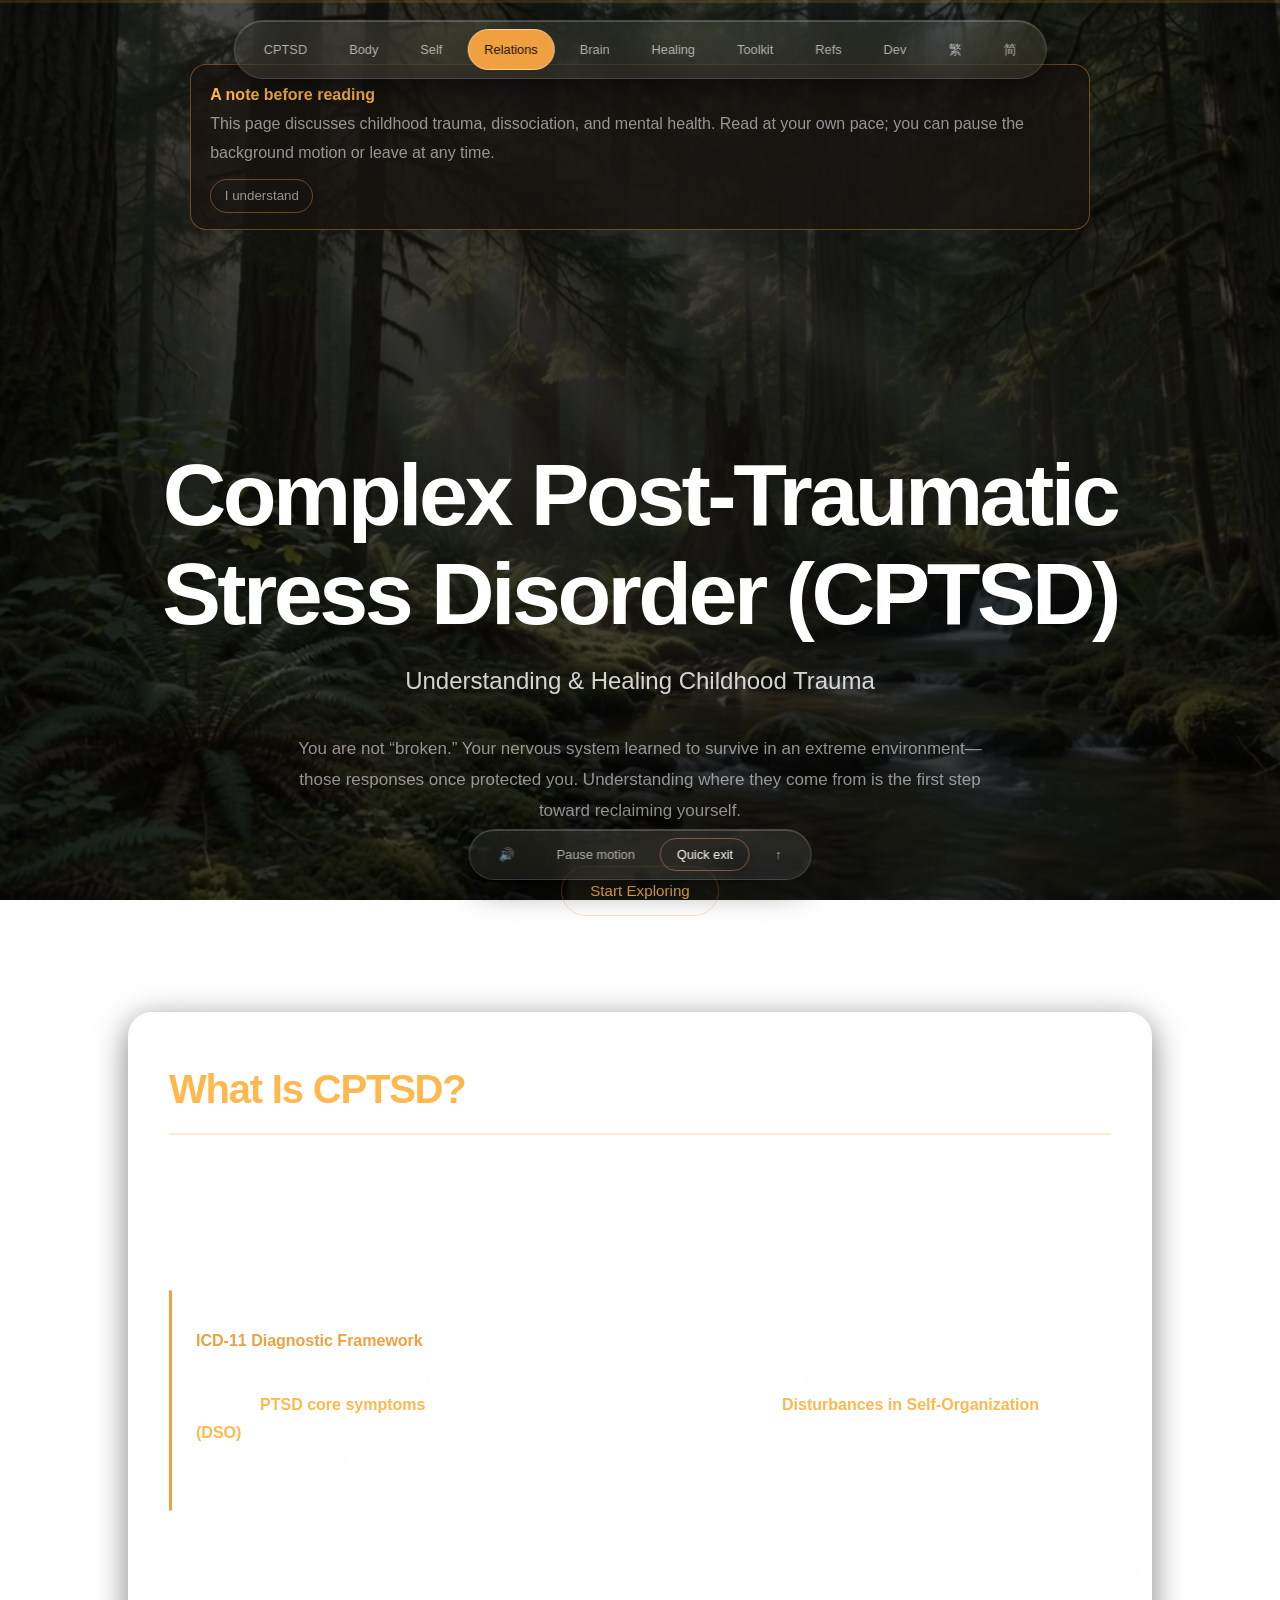
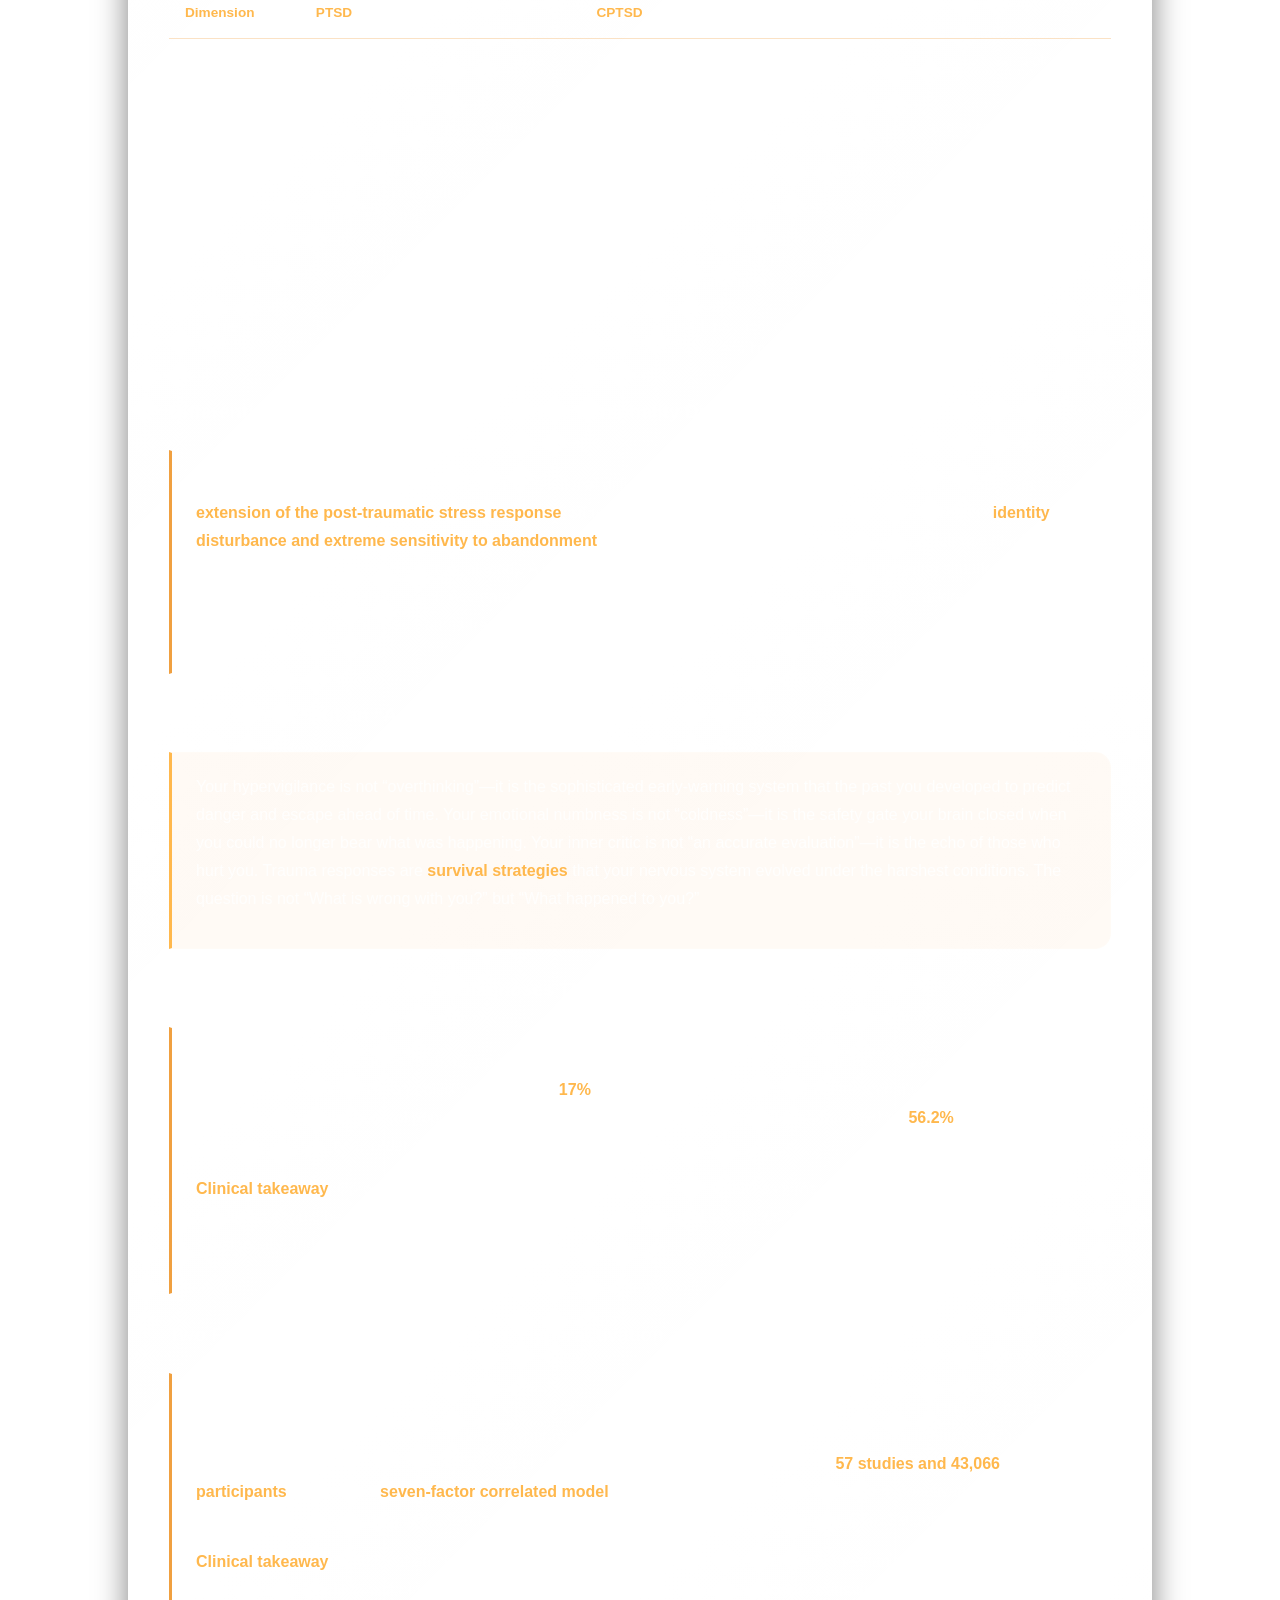
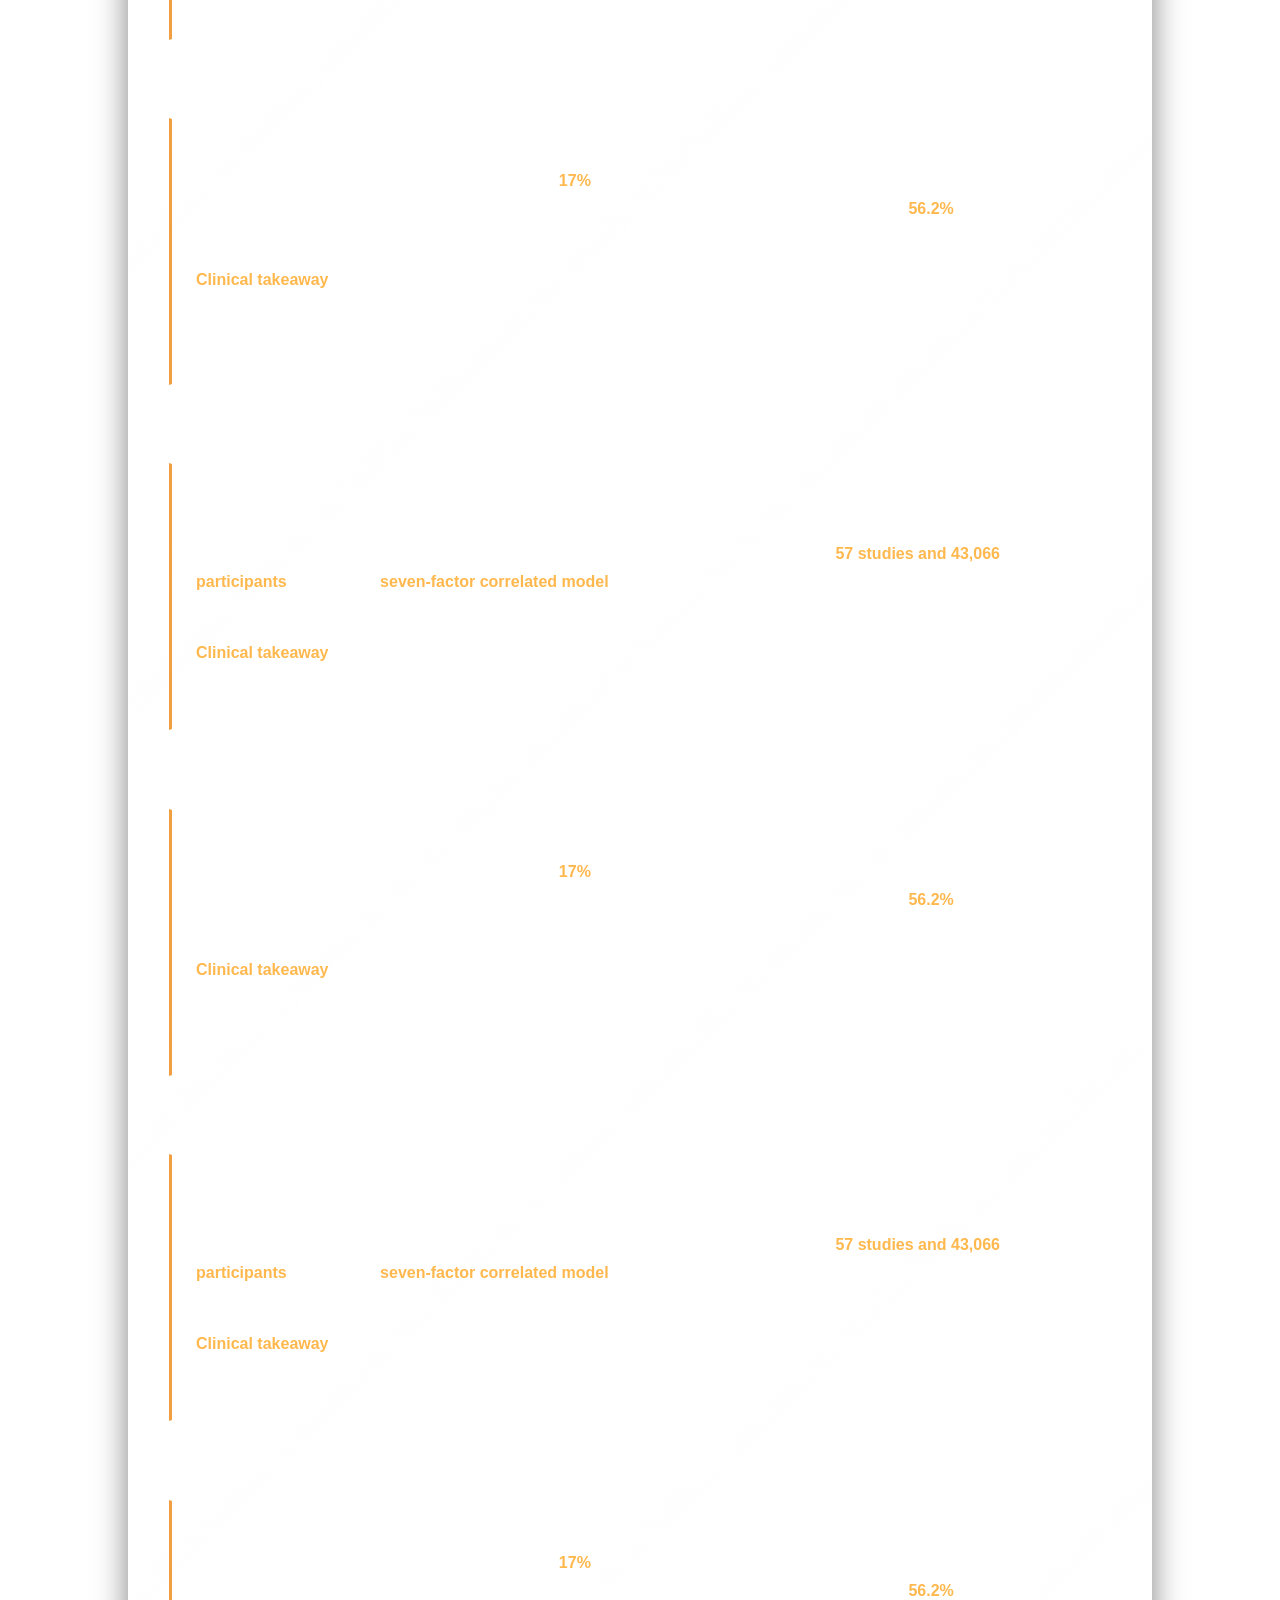
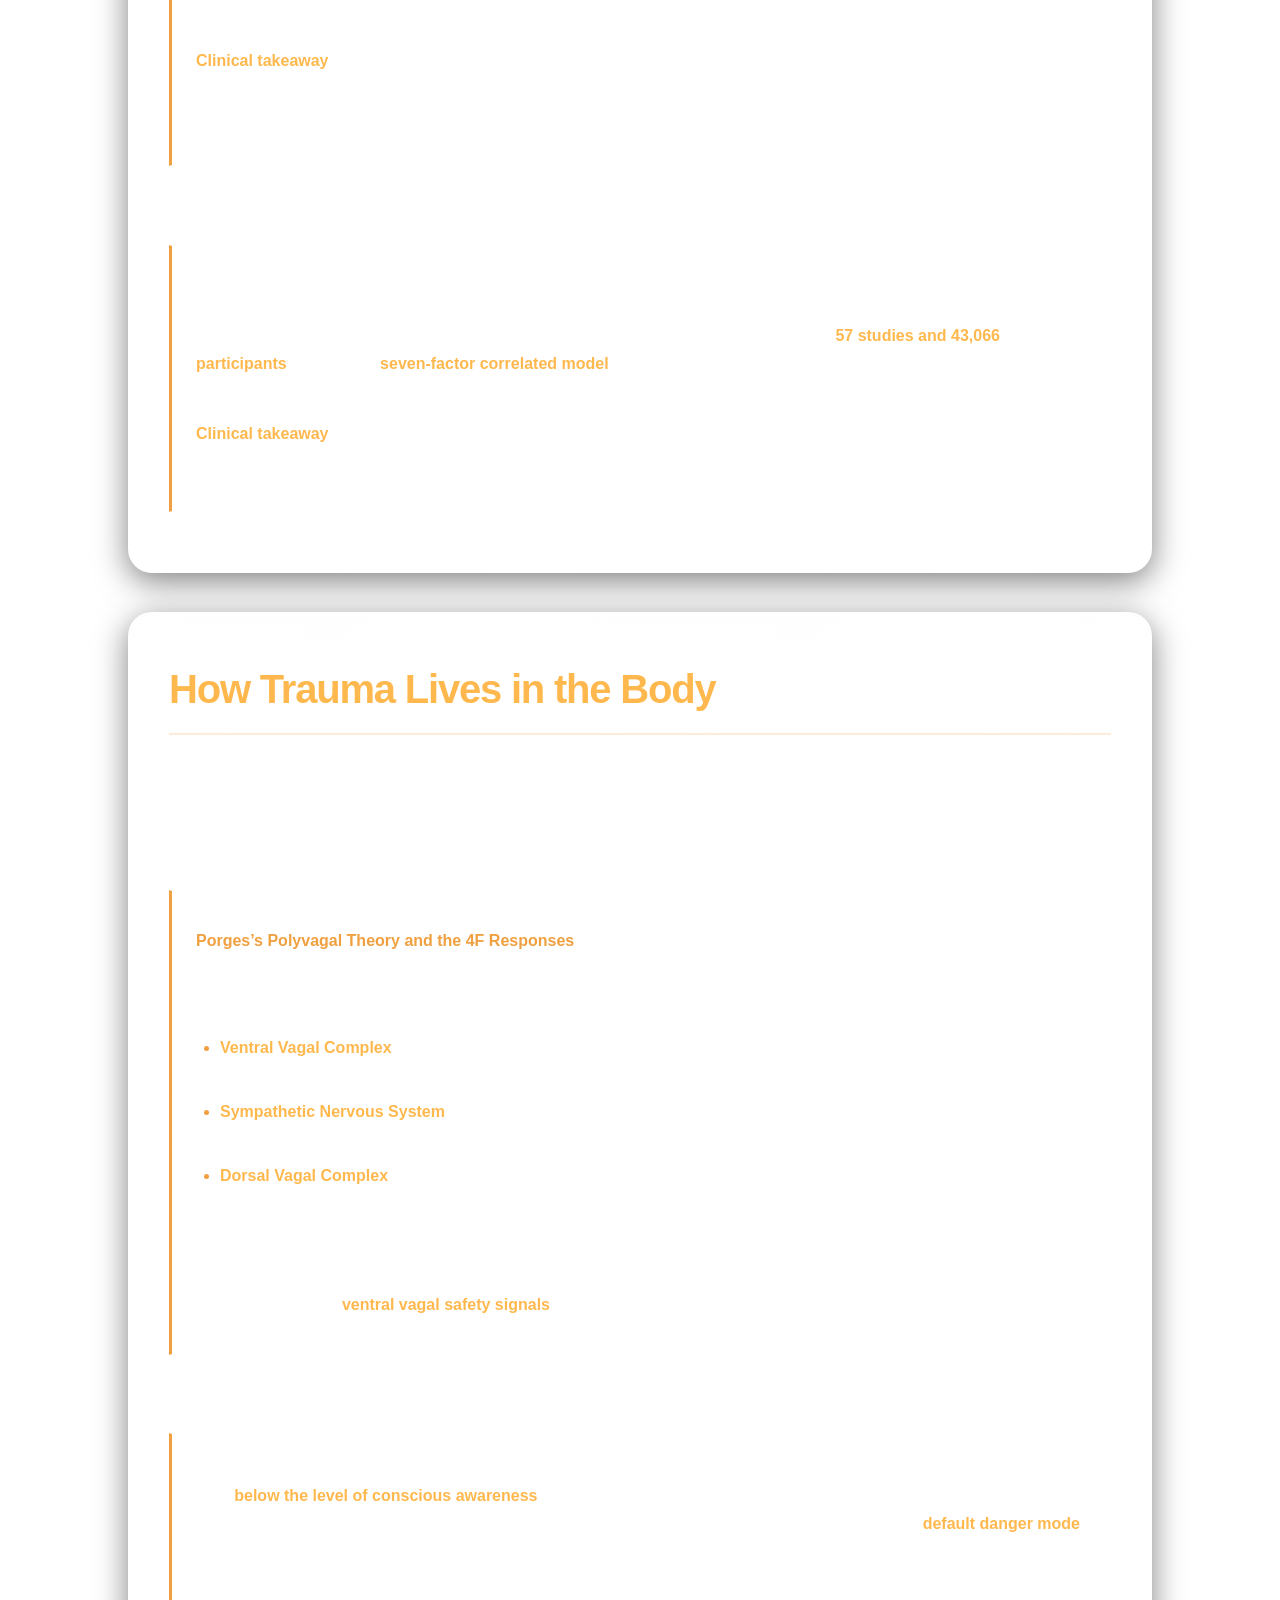
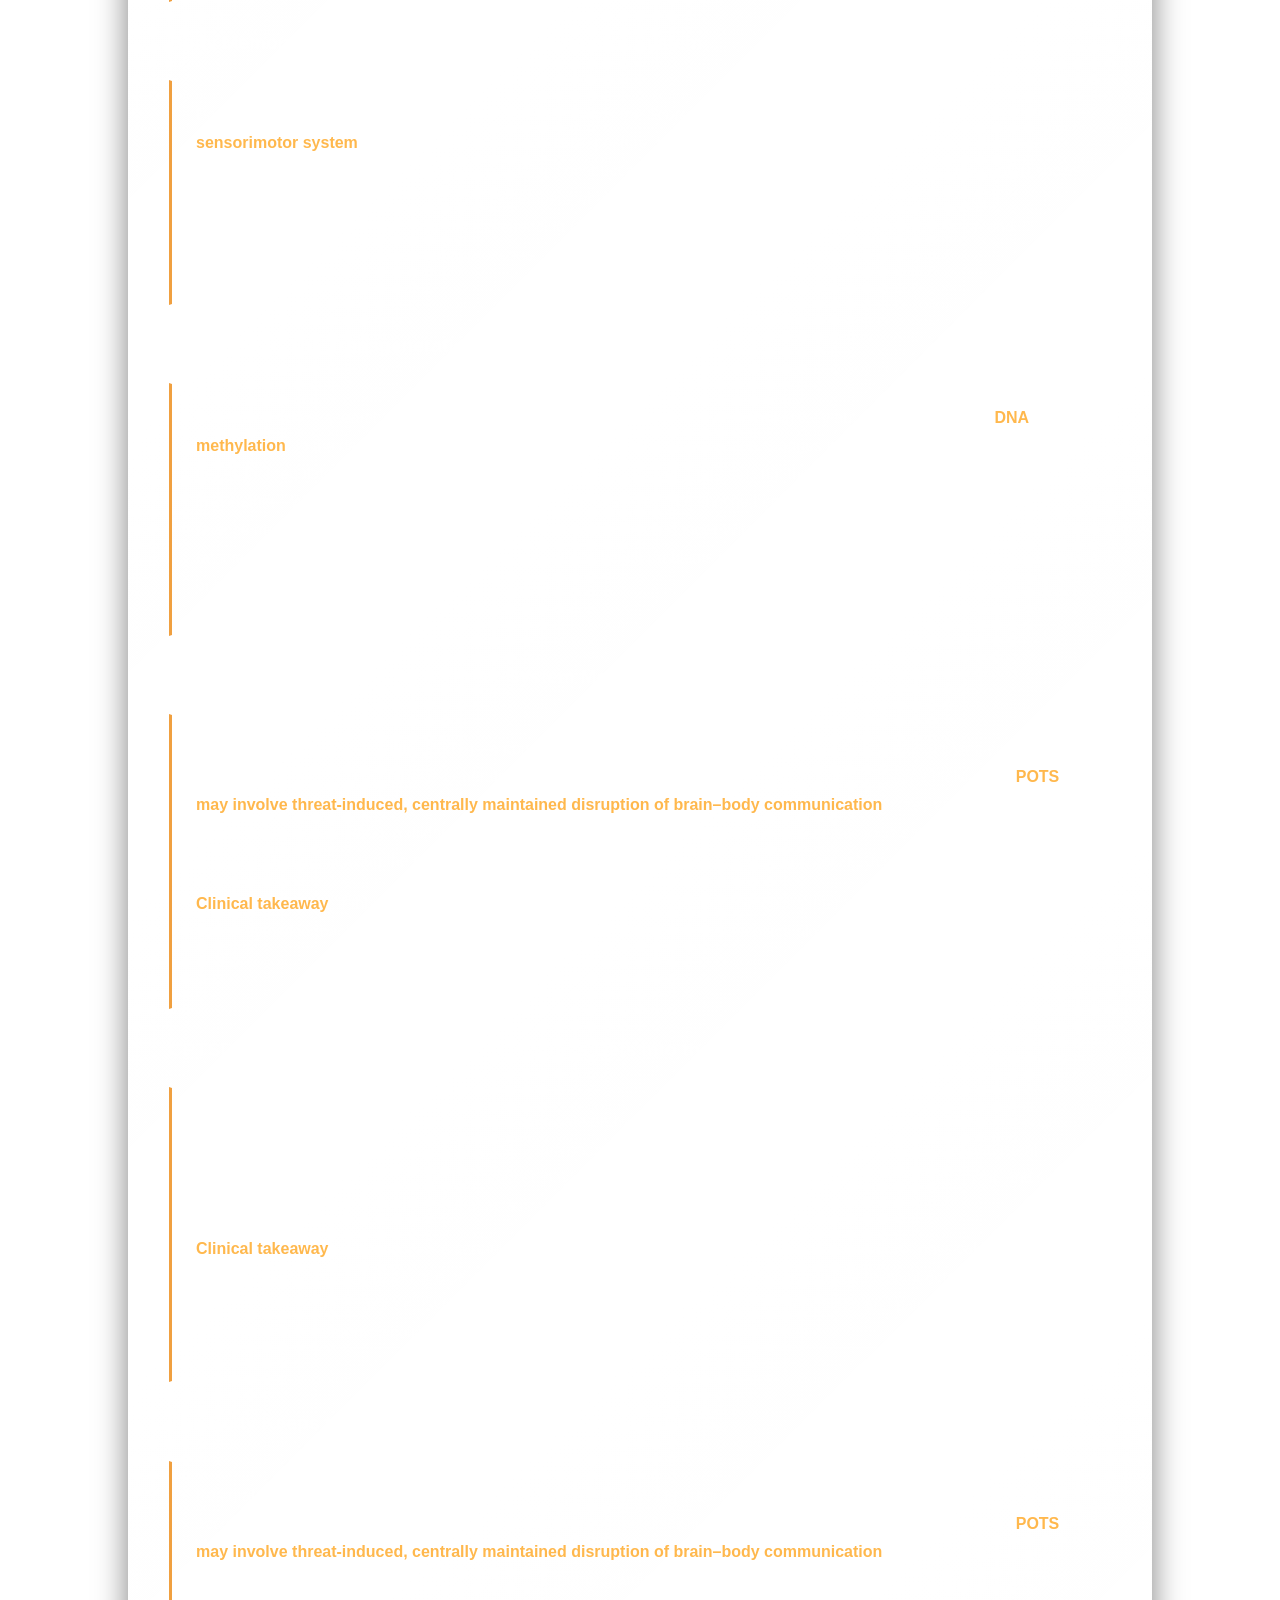
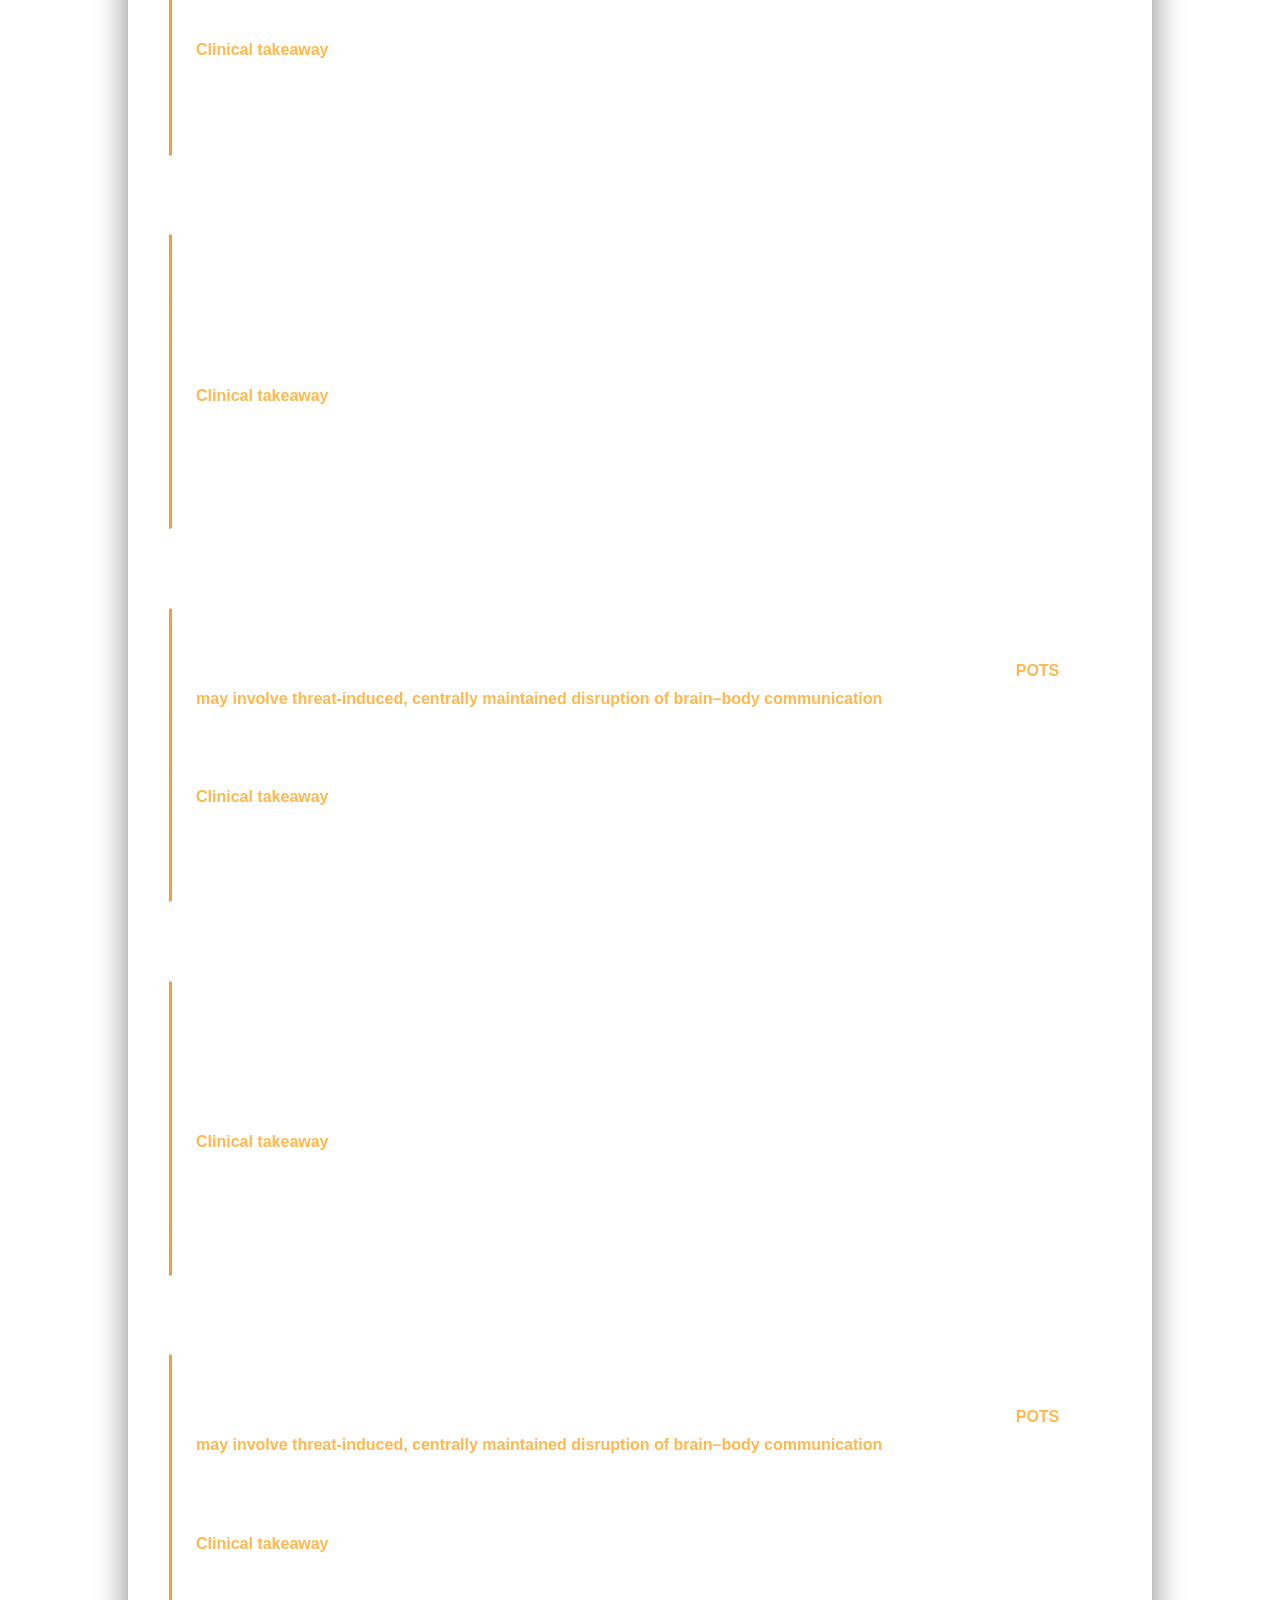
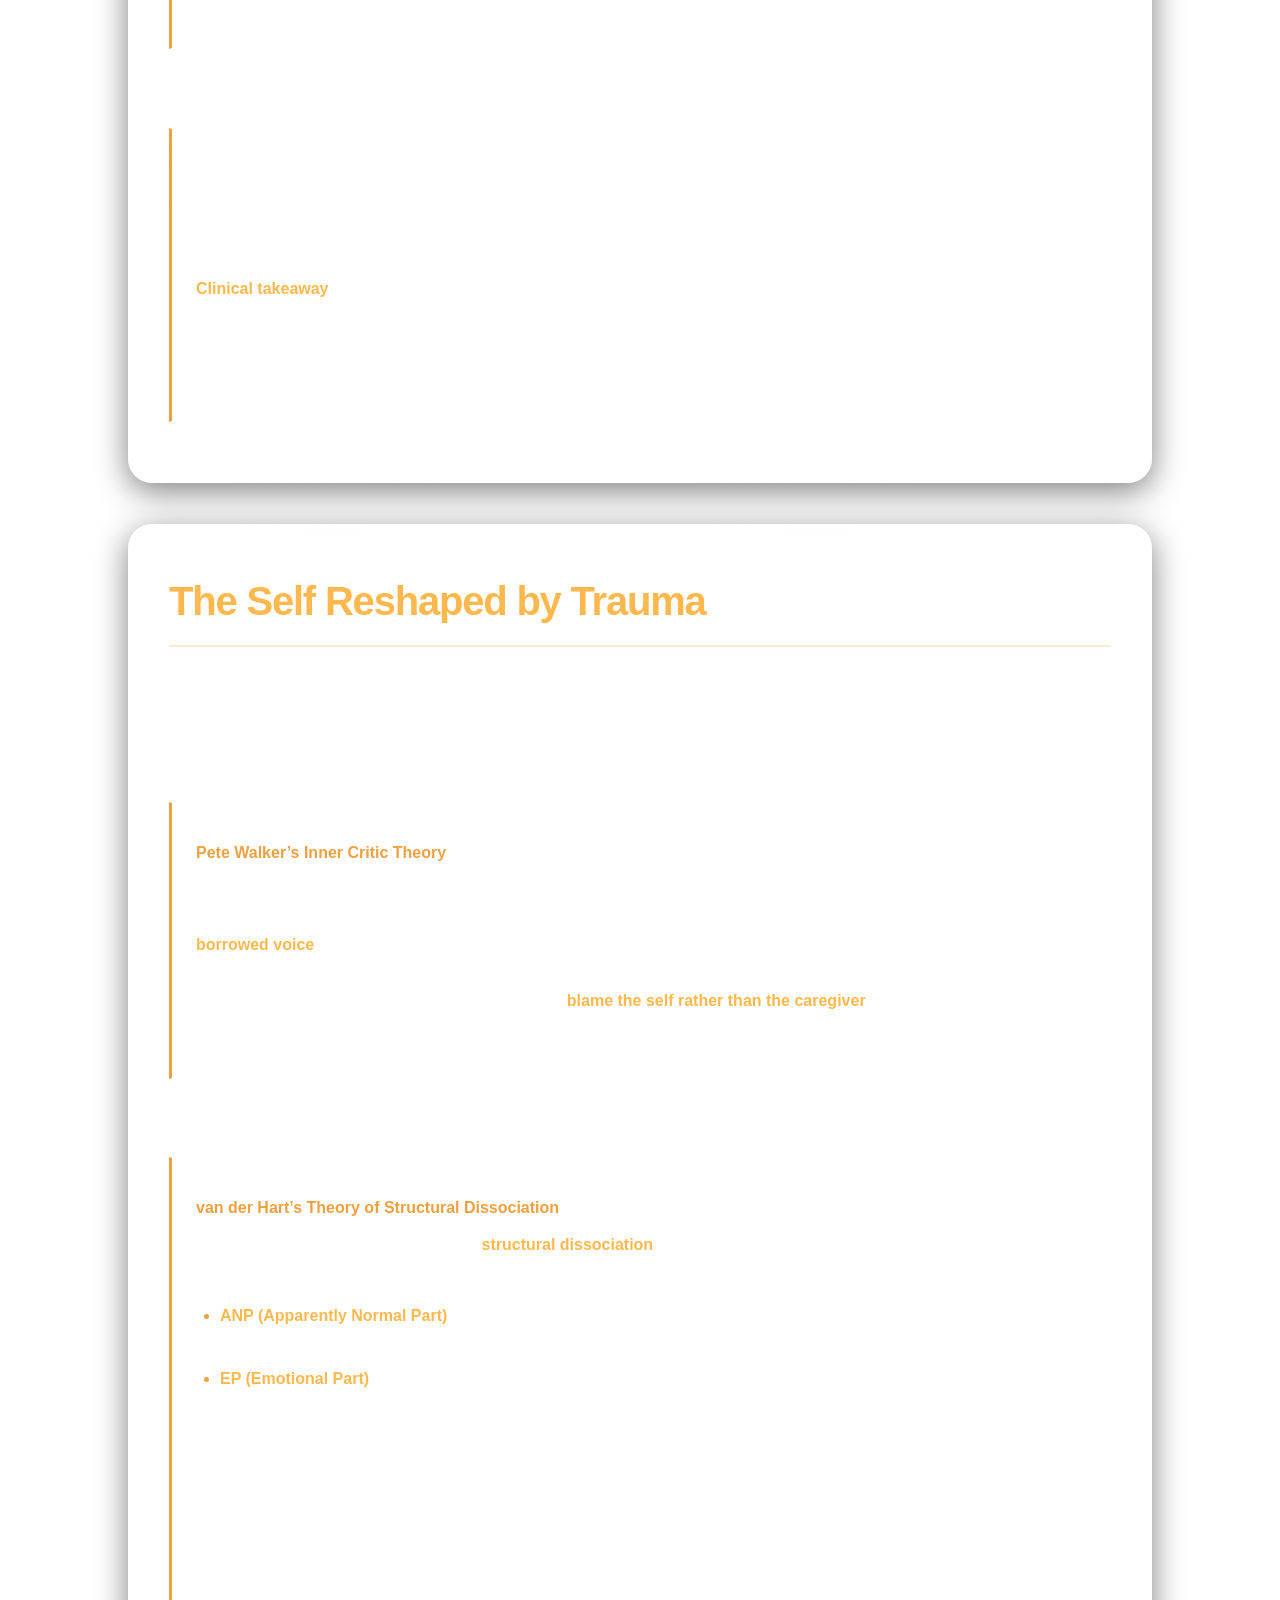
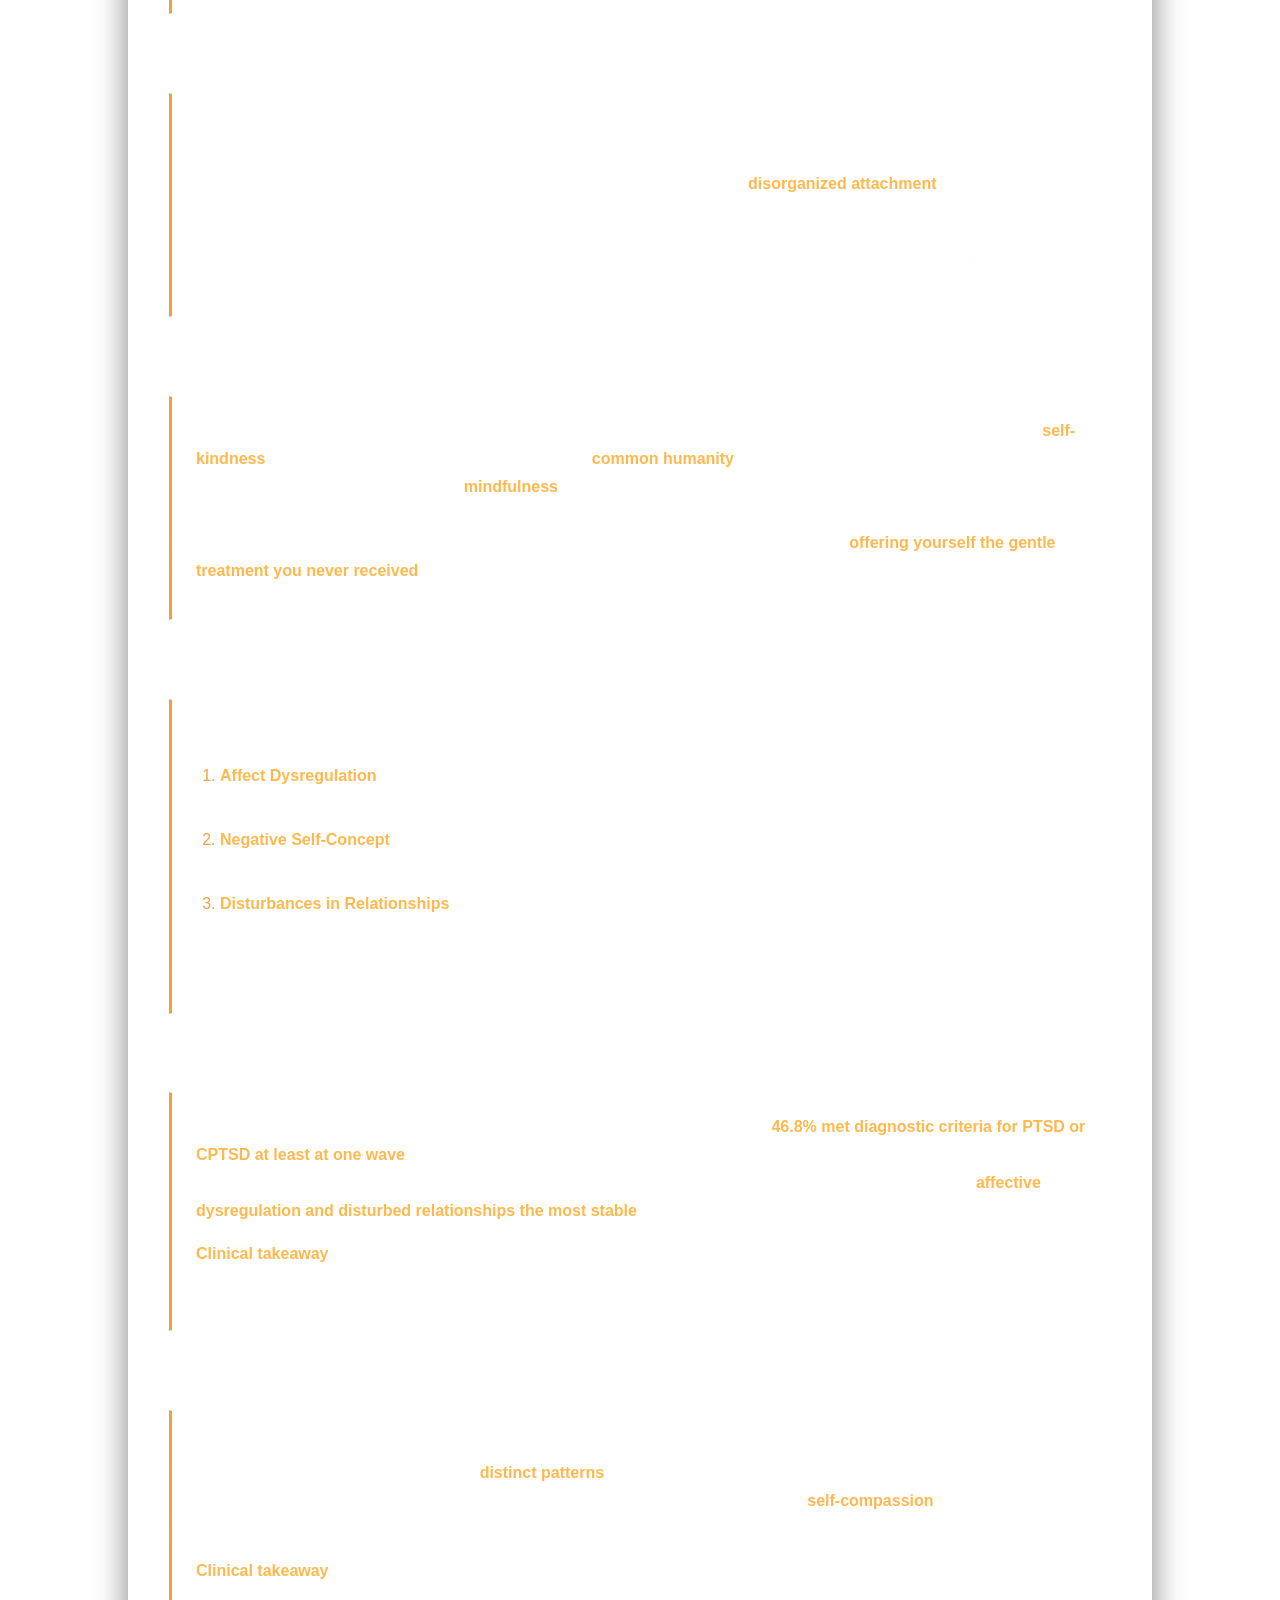
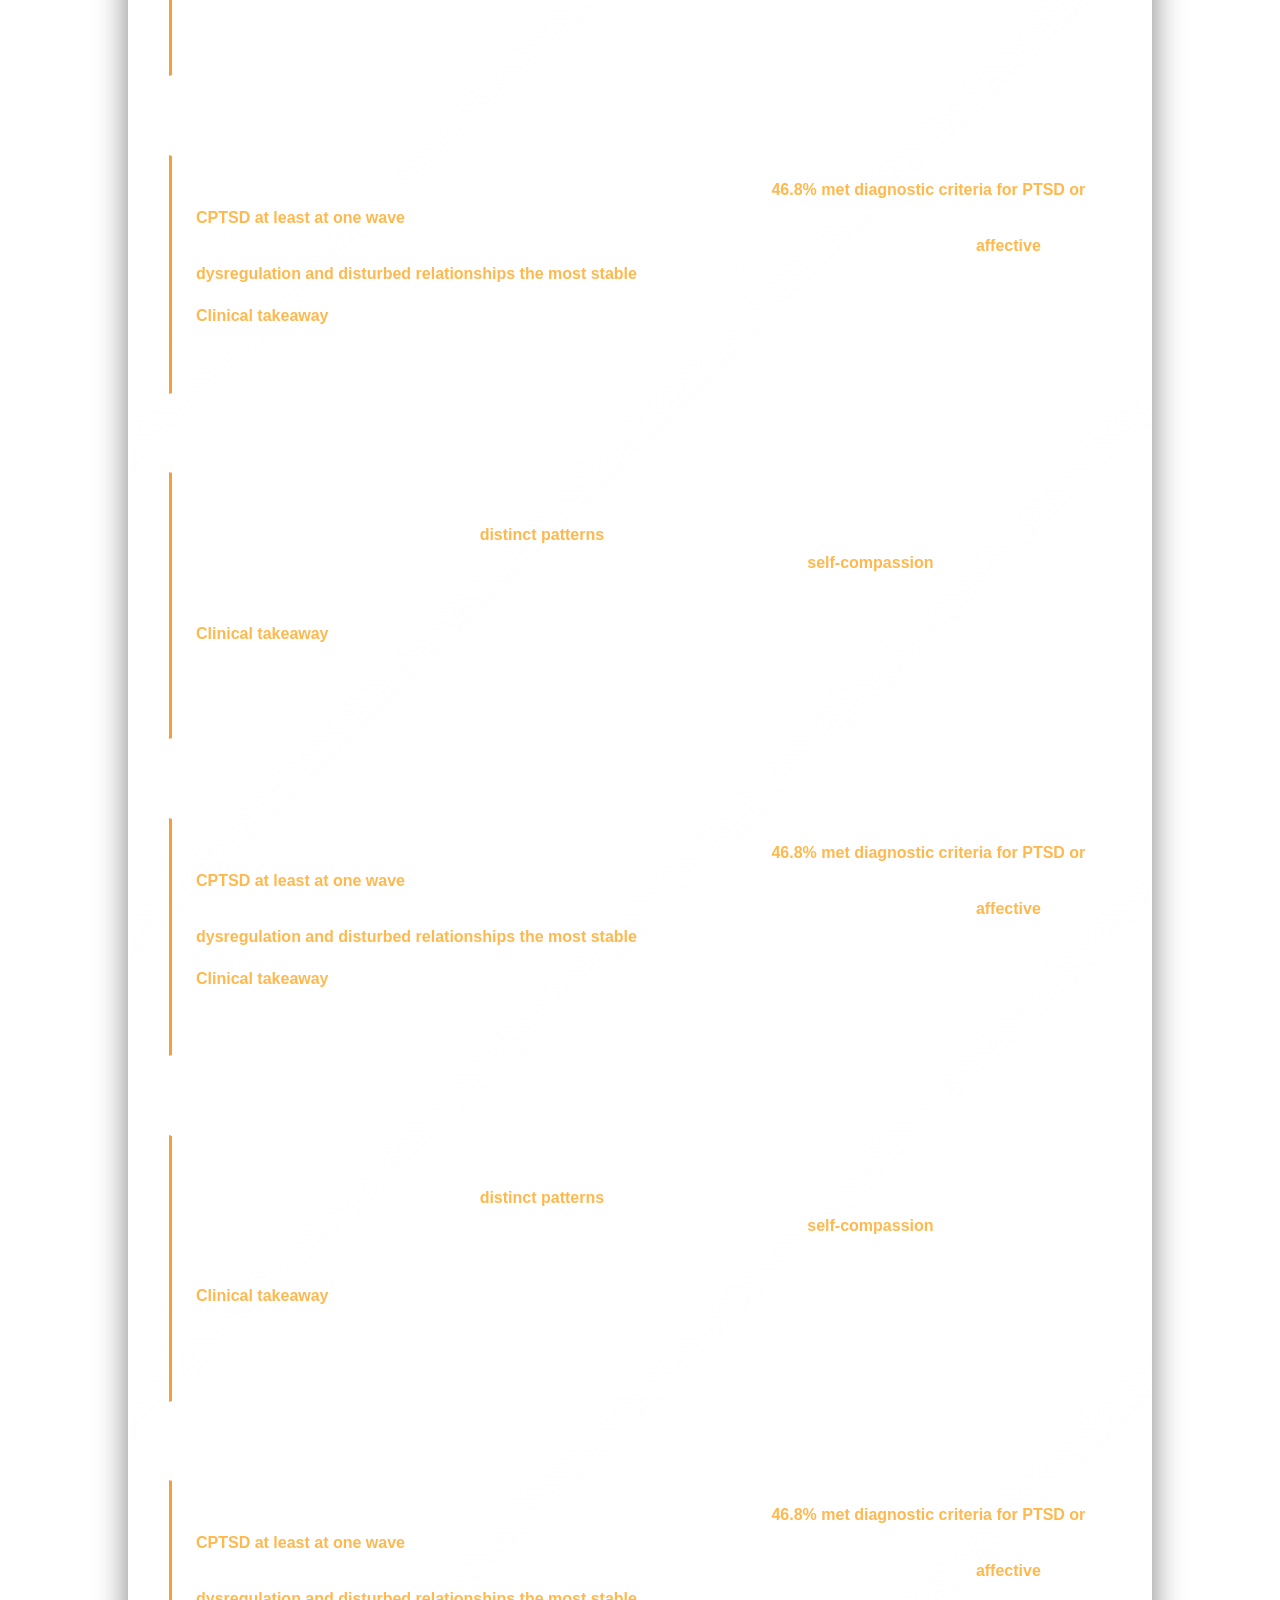
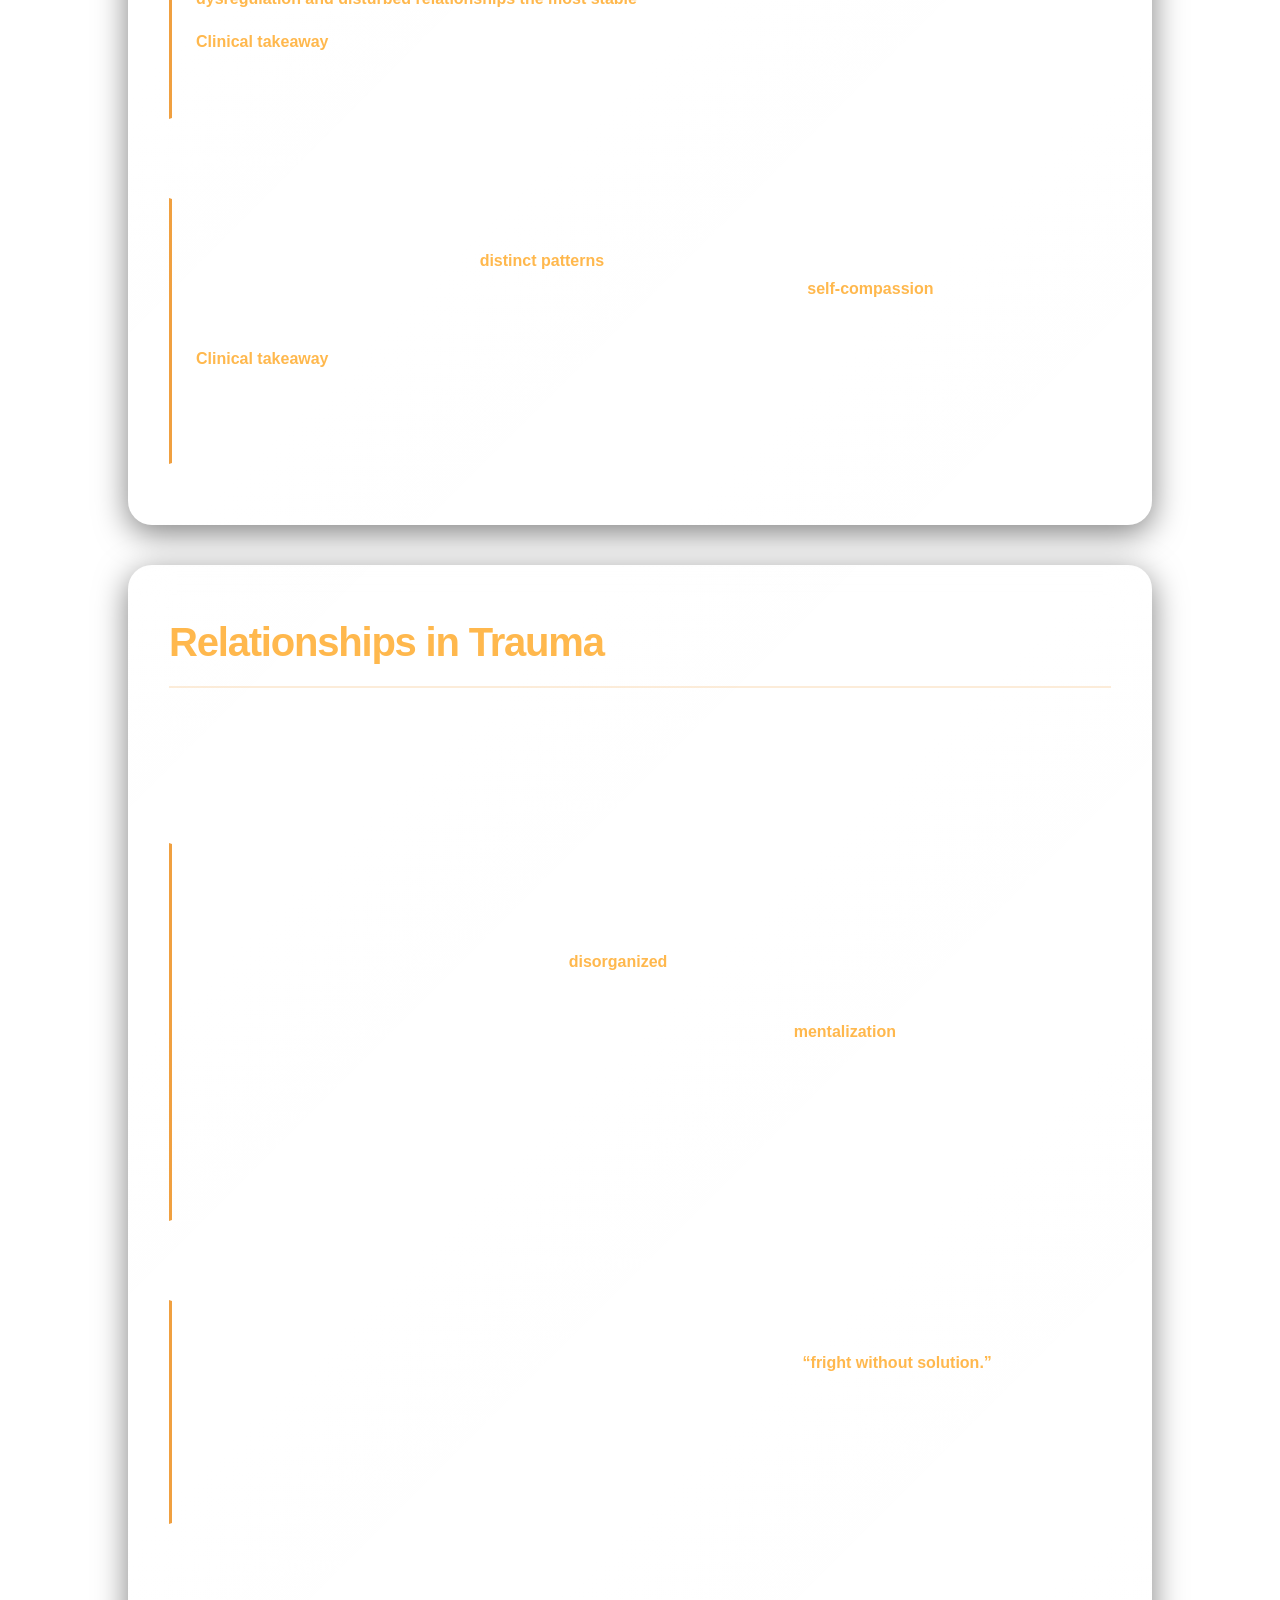
<file: cptsd-en.html>
<!DOCTYPE html>
<html lang="en">
<head>
<meta charset="UTF-8">
<meta name="viewport" content="width=device-width, initial-scale=1.0, viewport-fit=cover">
<meta name="description" content="A trauma-informed educational guide to complex PTSD, childhood trauma, nervous-system responses, relationships, healing approaches, and self-help tools.">
<meta name="theme-color" content="#17120d">
<meta name="apple-mobile-web-app-capable" content="yes">
<meta name="apple-mobile-web-app-status-bar-style" content="black-translucent">
<meta name="apple-mobile-web-app-title" content="CPTSD Guide">
<link rel="manifest" href="manifest.json">
<link rel="apple-touch-icon" href="apple-touch-icon.png">
<meta property="og:type" content="website">
<meta property="og:title" content="Understanding and Healing Childhood Trauma">
<meta property="og:description" content="An educational, trauma-informed guide to CPTSD and paths toward healing.">
<meta property="og:image" content="https://yuuryou.github.io/childhood-trauma-study/og-image.png">
<link rel="alternate" hreflang="en" href="cptsd-en.html">
<link rel="alternate" hreflang="zh-Hant" href="CPTSD childhood trauma.html">
<link rel="alternate" hreflang="zh-Hans" href="CPTSD childhood trauma-cn.html">
<link rel="alternate" hreflang="x-default" href="index.html">
<link rel="stylesheet" href="site-enhancements.css">
<title>Complex Post-Traumatic Stress Disorder (CPTSD): Understanding &amp; Healing Childhood Trauma</title>
<style>
/* ============================================
   Apple Liquid Glass — CPTSD
   Dark Theme + Amber Accent
   Strict blur budget: nav + §1 + §6 only
   ============================================ */

*, *::before, *::after { box-sizing: border-box; margin: 0; padding: 0; }

/* ===== Tokens ===== */
:root {
  --amber: #f0a040;
  --amber-light: #ffb84d;
  --amber-lighter: #ffc973;
  --amber-glow: rgba(240, 160, 64, 0.12);
  --amber-glow-strong: rgba(240, 160, 64, 0.2);
  --amber-border: rgba(240, 160, 64, 0.3);
  --amber-border-hover: rgba(240, 160, 64, 0.5);

  --text-primary: #ffffff;
  --text-body: rgba(255, 255, 255, 0.82);
  --text-secondary: rgba(255, 255, 255, 0.55);
  --text-muted: rgba(255, 255, 255, 0.35);

  --border-subtle: rgba(255, 255, 255, 0.08);
  --border-normal: rgba(255, 255, 255, 0.12);

  --glass-bg-blur: linear-gradient(135deg, rgba(255,255,255,0.08), rgba(255,255,255,0.03));
  --glass-bg-static: rgba(255, 255, 255, 0.04);
  --glass-border: 1px solid rgba(255, 255, 255, 0.12);

  --radius-sm: 12px;
  --radius-md: 16px;
  --radius-lg: 24px;
  --radius-xl: 28px;
  --radius-full: 9999px;

  --ease-standard: cubic-bezier(0.25, 0.1, 0.25, 1);
  --ease-spring: cubic-bezier(0.34, 1.56, 0.64, 1);

  --font-sans: -apple-system, BlinkMacSystemFont, "SF Pro Display", "SF Pro Text", "Helvetica Neue", "PingFang TC", "Microsoft JhengHei", sans-serif;
}

html { scroll-behavior: smooth; font-size: 16px; overflow-x: hidden; background: transparent; min-height: 100vh; }

/* ===== Body: deep multi-layer radial gradient ===== */
body {
  font-family: var(--font-sans);
  background: transparent !important;
  color: var(--text-body);
  line-height: 1.8;
  font-weight: 300;
  -webkit-font-smoothing: antialiased;
  -moz-osx-font-smoothing: grayscale;
  position: relative;
  overflow-x: hidden;
  min-height: 100vh;
}

/* ===== Background layers — full-bleed on every viewport ===== */
.bg-image,
.bg-video,
.bg-overlay {
  position: fixed;
  top: 0;
  left: 0;
  width: 100%;
  height: 100%;
  /* Mobile browsers shrink the layout viewport while the URL bar is
     visible; the vh minimum keeps the layer at least as tall as the
     largest viewport state, so it can never fall short of the screen. */
  min-height: 100vh;
  pointer-events: none;
}

/* Static poster layer. Always painted, and the fallback whenever the
   video cannot be shown (unsupported codec, data saver, reduced motion,
   blocked autoplay, hidden by the motion toggle). */
.bg-image {
  z-index: -10000;
  background: #0a0e1a url("background-poster.jpg") center center / cover no-repeat;
}

/* Purely visual, permanently muted video layer. `contain` letterboxed the
   frame on small screens, so the frame now covers the layer instead. */
.bg-video {
  z-index: -9999;
  object-fit: cover;
  object-position: center center;
  opacity: 1;
  filter: brightness(0.45);
  background: transparent;
}

.bg-overlay {
  z-index: -9998;
  background: rgba(0, 0, 0, 0.35);
}

/* Seamless looping forest ambience (wind, leaves, brook, birdsong).
   The video keeps no sound of its own — all audio lives here. */
.bg-audio {
  position: fixed;
  top: 0;
  left: 0;
  width: 1px;
  height: 1px;
  opacity: 0;
  pointer-events: none;
  z-index: -10001;
}

/* Notch / home-indicator safe areas: `viewport-fit=cover` lets the page
   reach the physical edges, and these insets stretch the background stack
   across the areas it would otherwise leave bare. */
@supports (top: env(safe-area-inset-top, 0px)) {
  .bg-image,
  .bg-video,
  .bg-overlay {
    top: calc(0px - env(safe-area-inset-top, 0px));
    left: calc(0px - env(safe-area-inset-left, 0px));
    width: calc(100% + env(safe-area-inset-left, 0px) + env(safe-area-inset-right, 0px));
    height: calc(100% + env(safe-area-inset-top, 0px) + env(safe-area-inset-bottom, 0px));
  }
}

/* Dynamic viewport height (mobile URL bar collapse / expand). */
@supports (height: 100dvh) {
  .bg-image,
  .bg-video,
  .bg-overlay {
    min-height: 100dvh;
  }
}

/* ===== Overflow protection ===== */
p, li, td, th, blockquote { overflow-wrap: break-word; word-break: break-word; }
img, iframe, table, pre, code { max-width: 100%; height: auto; }

/* ===== Skip to content ===== */
.skip-to-content {
  position: absolute; top: -100%; left: 16px;
  background: var(--amber); color: #0a0f1a;
  padding: 8px 16px; border-radius: var(--radius-sm);
  font-weight: 600; z-index: 1000;
  transition: top 0.15s var(--ease-standard);
}
.skip-to-content:focus { top: 12px; }

/* ===== Floating Nav — iOS Liquid Glass pill buttons (blur #1) ===== */
.floating-nav {
  position: fixed;
  top: 20px;
  left: 50%;
  transform: translateX(-50%);
  display: flex;
  gap: 8px;
  z-index: 100;
  padding: 8px 12px;
  background: rgba(255, 255, 255, 0.08);
  backdrop-filter: blur(20px) saturate(160%);
  -webkit-backdrop-filter: blur(20px) saturate(160%);
  border: 1px solid rgba(255, 255, 255, 0.15);
  border-radius: 9999px;
  box-shadow: 
    0 8px 32px rgba(0, 0, 0, 0.5),
    inset 0 1px 0 rgba(255, 255, 255, 0.18);
  animation: navFloatIn 0.8s cubic-bezier(0.34, 1.56, 0.64, 1) both;
  animation-delay: 0.2s;
}

.nav-pill {
  display: flex;
  align-items: center;
  justify-content: center;
  padding: 8px 16px;
  font-size: 0.8rem;
  font-weight: 500;
  color: rgba(255, 255, 255, 0.65);
  text-decoration: none;
  white-space: nowrap;
  border-radius: 9999px;
  background: transparent;
  border: 1px solid transparent;
  transition: 
    color 0.2s ease,
    background 0.25s ease,
    border-color 0.25s ease,
    transform 0.15s cubic-bezier(0.34, 1.56, 0.64, 1);
}

.nav-pill:hover {
  color: #ffffff;
  background: rgba(255, 255, 255, 0.1);
  border-color: rgba(240, 160, 64, 0.3);
  transform: scale(1.05);
}

.nav-pill:active {
  transform: scale(0.95);
}

.nav-pill.active {
  color: var(--amber-light);
  background: rgba(240, 160, 64, 0.15);
  border-color: rgba(240, 160, 64, 0.4);
}

/* ===== Main container ===== */
.main {
  max-width: 56rem;
  margin: 0 auto;
  padding: 3rem 2rem 6rem 2rem;
  position: relative;
  z-index: 1;
}

/* ===== Hero (no backdrop-filter) ===== */
.hero {
  text-align: center;
  padding: 12rem 0 6rem 0;
  min-height: 70vh;
  display: flex;
  flex-direction: column;
  justify-content: center;
  align-items: center;
  animation: fadeInUp 0.6s ease both;
}

.hero h1 {
  font-size: clamp(2.8rem, 7vw, 5.5rem);
  font-weight: 700;
  letter-spacing: -0.04em;
  color: var(--text-primary);
  margin-bottom: 1rem;
  line-height: 1.12;
}

.hero .hero-sub {
  font-size: clamp(1.15rem, 3.5vw, 1.5rem);
  color: var(--text-body);
  font-weight: 400;
  margin-bottom: 2rem;
}

.hero .hero-intro {
  font-size: 1.0625rem;
  color: var(--text-secondary);
  max-width: 44rem;
  margin: 0 auto 2.5rem;
  line-height: 1.8;
}

.hero .hero-cta {
  display: inline-block;
  color: var(--amber-light);
  text-decoration: none;
  font-weight: 500;
  font-size: 0.95rem;
  padding: 0.625rem 1.75rem;
  border: 1px solid var(--amber-border);
  border-radius: var(--radius-full);
  transition: background 0.2s, border-color 0.2s, transform 0.2s var(--ease-spring);
}

.hero .hero-cta:hover {
  background: rgba(240, 160, 64, 0.1);
  border-color: var(--amber-border-hover);
  transform: scale(1.04);
}

/* ===== Glass panel with backdrop-filter (blur #2 & #3: §1 & §6) ===== */
.glass-panel-blur {
  background: linear-gradient(135deg, rgba(255,255,255,0.08), rgba(255,255,255,0.03));
  backdrop-filter: blur(20px) saturate(160%);
  -webkit-backdrop-filter: blur(20px) saturate(160%);
  border: 1px solid rgba(255, 255, 255, 0.12);
  border-radius: 24px;
  box-shadow: 0 8px 32px rgba(0,0,0,0.5), inset 0 1px 0 rgba(255,255,255,0.15);
  padding: 2.5rem;
  margin-bottom: 2.5rem;
  transition: transform 0.2s var(--ease-spring), box-shadow 0.3s ease, border-color 0.3s ease;
  will-change: transform;
}
.glass-panel-blur:hover {
  transform: translateY(-2px);
  border-color: var(--amber-border);
  box-shadow: 0 12px 40px rgba(0,0,0,0.55), inset 0 1px 0 rgba(255,255,255,0.15);
}

/* ===== Glass panel without backdrop-filter (static) ===== */
.glass-panel-static {
  background: rgba(255, 255, 255, 0.04);
  border: 1px solid rgba(255, 255, 255, 0.1);
  border-radius: 24px;
  box-shadow: 0 4px 24px rgba(0,0,0,0.3);
  padding: 2.5rem;
  margin-bottom: 2.5rem;
  transition: transform 0.2s var(--ease-spring), box-shadow 0.3s ease, border-color 0.3s ease;
  will-change: transform;
}
.glass-panel-static:hover {
  transform: translateY(-2px);
  border-color: var(--amber-border);
  box-shadow: 0 8px 32px rgba(0,0,0,0.4);
}
.glass-panel-static:active { transform: scale(0.98); }
.glass-panel-blur:active { transform: scale(0.98); }

/* ===== Section headings ===== */
section {
  position: relative;
  z-index: 1;
}

section h2 {
  font-size: clamp(1.8rem, 4vw, 2.5rem);
  font-weight: 600;
  letter-spacing: -0.03em;
  color: var(--amber-light);
  margin-bottom: 1.25rem;
  padding-bottom: 0.5rem;
  border-bottom: 2px solid var(--amber-glow-strong);
}

section h3 {
  font-size: 1.2rem;
  font-weight: 600;
  color: var(--text-primary);
  margin: 1.5rem 0 0.75rem 0;
}

section h4 {
  font-size: 1rem;
  font-weight: 600;
  color: var(--amber);
  margin: 1rem 0 0.5rem 0;
}

section p {
  margin-bottom: 0.9rem;
  color: var(--text-body);
  line-height: 1.75;
}

section ul, section ol {
  margin: 0.75rem 0 1rem 1.5rem;
  color: var(--text-body);
}
section li { margin-bottom: 0.4rem; }
section li::marker { color: var(--amber); }

/* ===== Concept box ===== */
.concept-box {
  background: rgba(255, 255, 255, 0.03);
  border: 1px solid rgba(255, 255, 255, 0.08);
  border-left: 3px solid var(--amber);
  border-radius: 0 var(--radius-md) var(--radius-md) 0;
  padding: 1.25rem 1.5rem;
  margin: 1.25rem 0;
}
.concept-box strong { color: var(--amber-light); }

.highlight-box {
  border-left-color: var(--amber-light);
  background: rgba(240, 160, 64, 0.05);
}

/* ===== Table ===== */
.table-wrap { overflow-x: auto; margin: 1.25rem 0; }
table {
  width: 100%;
  border-collapse: collapse;
  font-size: 0.9rem;
  color: var(--text-body);
}
thead th {
  text-align: left;
  padding: 0.75rem 1rem;
  border-bottom: 1px solid var(--amber-border);
  color: var(--amber-light);
  font-weight: 600;
  font-size: 0.85rem;
  white-space: nowrap;
}
tbody td {
  padding: 0.65rem 1rem;
  border-bottom: 1px solid rgba(255, 255, 255, 0.06);
  vertical-align: top;
  line-height: 1.55;
}
tbody tr:hover td { background: rgba(255, 255, 255, 0.02); }

/* ===== Toolkit grid ===== */
.toolkit-grid {
  display: grid;
  grid-template-columns: repeat(auto-fill, minmax(240px, 1fr));
  gap: 1rem;
  margin: 1.25rem 0;
}

.toolkit-card {
  background: rgba(255, 255, 255, 0.04);
  border: 1px solid rgba(255, 255, 255, 0.08);
  border-radius: var(--radius-md);
  padding: 1.25rem;
  transition: transform 0.2s var(--ease-spring), box-shadow 0.3s ease, border-color 0.3s ease;
  will-change: transform;
}
.toolkit-card:hover {
  transform: translateY(-2px);
  border-color: var(--amber-border);
  box-shadow: 0 8px 24px rgba(0,0,0,0.35);
}
.toolkit-card h4 {
  color: var(--amber-light);
  margin-bottom: 0.4rem;
  font-size: 0.95rem;
}
.toolkit-card p {
  font-size: 0.875rem;
  color: var(--text-secondary);
  line-height: 1.65;
}

/* ===== References section ===== */
.ref-category-badge {
  display: inline-block;
  background: var(--amber-glow-strong);
  border: 1px solid var(--amber-border);
  border-radius: var(--radius-full);
  padding: 0.2rem 0.85rem;
  font-size: 0.75rem;
  font-weight: 600;
  color: var(--amber-light);
  margin-bottom: 0.75rem;
}

.ref-teaser {
  background: rgba(255,255,255,0.03);
  border: 1px solid rgba(255,255,255,0.08);
  border-radius: var(--radius-lg);
  padding: 2.5rem;
  text-align: center;
  margin: 2rem 0;
}
.ref-teaser p { color: var(--text-secondary); }
.ref-teaser .ref-link-btn {
  display: inline-block;
  background: var(--amber-glow-strong);
  color: #fff;
  padding: 0.75rem 2rem;
  border-radius: var(--radius-full);
  text-decoration: none;
  font-weight: 600;
  font-size: 0.95rem;
  transition: transform 0.2s var(--ease-spring), box-shadow 0.2s;
}
.ref-teaser .ref-link-btn:hover {
  transform: scale(1.04);
  box-shadow: 0 4px 16px var(--amber-glow-strong);
}

/* ===== Footer ===== */
.site-footer {
  max-width: 56rem;
  margin: 0 auto;
  padding: 2.5rem 2rem;
  text-align: center;
  border-top: 1px solid rgba(255, 255, 255, 0.08);
  position: relative;
  z-index: 1;
}

.site-footer p {
  color: var(--text-muted);
  font-size: 0.82rem;
  margin-bottom: 0.4rem;
}

.site-footer .footer-sub-link {
  display: inline-block;
  margin-top: 1rem;
  color: var(--amber-light);
  text-decoration: none;
  font-size: 0.875rem;
  font-weight: 500;
  padding: 0.5rem 1.25rem;
  border: 1px solid var(--amber-border);
  border-radius: var(--radius-full);
  transition: background 0.2s, transform 0.2s var(--ease-spring);
}
.site-footer .footer-sub-link:hover {
  background: rgba(240, 160, 64, 0.1);
  transform: scale(1.04);
}

/* ===== Entry animation ===== */
@keyframes fadeInUp {
  from { opacity: 0; transform: translateY(20px); }
  to   { opacity: 1; transform: translateY(0); }
}

/* ===== Nav float-in animation ===== */
@keyframes navFloatIn {
  0% {
    opacity: 0;
    transform: translateX(-50%) translateY(-24px);
  }
  60% {
    opacity: 1;
    transform: translateX(-50%) translateY(4px);
  }
  100% {
    opacity: 1;
    transform: translateX(-50%) translateY(0);
  }
}
@keyframes navFloatInBottom {
  0% {
    opacity: 0;
    transform: translateX(-50%) translateY(24px);
  }
  60% {
    opacity: 1;
    transform: translateX(-50%) translateY(-4px);
  }
  100% {
    opacity: 1;
    transform: translateX(-50%) translateY(0);
  }
}


.hero                         { animation: fadeInUp 0.6s ease both; }
#what-is-cptsd               { animation: fadeInUp 0.6s ease both 0.08s; }
#trauma-in-body              { animation: fadeInUp 0.6s ease both 0.16s; }
#reshaped-self               { animation: fadeInUp 0.6s ease both 0.24s; }
#trauma-relationships        { animation: fadeInUp 0.6s ease both 0.32s; }
#trauma-brain                { animation: fadeInUp 0.6s ease both 0.40s; }
#healing-path                { animation: fadeInUp 0.6s ease both 0.48s; }
#toolkit                     { animation: fadeInUp 0.6s ease both 0.56s; }
#references                  { animation: fadeInUp 0.6s ease both 0.64s; }

/* ===== Responsive ===== */
@media (min-width: 1400px) {
  .main { max-width: 90rem; }
}
@media (min-width: 1200px) and (max-width: 1399px) {
  .main { max-width: 68rem; }
}
@media (max-width: 1024px) {
  .main { max-width: 100%; padding: 2rem 1.5rem 5rem 1.5rem; }
  .floating-nav { padding: 6px 10px; gap: 4px; }
}
@media (max-width: 768px) {
  .main { max-width: 100%; padding: 1.5rem 1rem 4rem 1rem; }
  .hero { padding: 6rem 0 3.5rem 0; }
  .hero h1 { font-size: clamp(1.8rem, 8vw, 3rem); }
  .glass-panel-blur, .glass-panel-static { padding: 1.5rem; }
  .floating-nav { padding: 6px 10px; gap: 2px; }
  .nav-pill { font-size: 0.68rem; padding: 6px 10px; }
  .toolkit-grid { grid-template-columns: 1fr; }
}
@media (max-width: 480px) {
  .main { max-width: 100%; padding: 1.5rem 0.75rem 3rem 0.75rem; }
  .glass-panel-blur, .glass-panel-static { padding: 1.25rem; border-radius: var(--radius-md); }
  section h2 { font-size: 1.4rem; }
  .floating-nav { padding: 5px 8px; gap: 1px; }
  .nav-pill { font-size: 0.62rem; padding: 5px 8px; }
}

/* ===== Accessibility ===== */
@media (prefers-reduced-motion: reduce) {
  .bg-video { display: none; }
  .bg-overlay { display: none; }
  body { background: #0a0e1a; }
  *, *::before, *::after {
    animation-duration: 0.01ms !important;
    animation-iteration-count: 1 !important;
    transition-duration: 0.01ms !important;
  }
}
@media (prefers-reduced-transparency: reduce) {
  .glass-panel-blur, .glass-panel-static, .floating-nav, .toolkit-card {
    background: rgba(20, 20, 35, 0.95);
    backdrop-filter: none;
    -webkit-backdrop-filter: none;
  }
}

/* ===== Print ===== */
@media print {
  body::before, .care-controls, .floating-nav { display: none !important; }
  body { background: #fff; color: #1a1a2e; }
  .main { padding-top: 3rem; }
  .glass-panel-blur, .glass-panel-static, .toolkit-card {
    background: #f8f8fa; backdrop-filter: none; -webkit-backdrop-filter: none;
    border: 1px solid #ddd; box-shadow: none; break-inside: avoid;
  }
  section h2 { color: #c87a28; border-bottom-color: #ddd; }
}
</style>
<link rel="preload" href="site-enhancements.css" as="style">
<link rel="preload" href="site-enhancements.js" as="script">
<link rel="preload" href="background-poster.jpg" as="image">
<script type="application/ld+json">
{
  "@context": "https://schema.org",
  "@type": "MedicalWebPage",
  "name": "Complex Post-Traumatic Stress Disorder (CPTSD): Understanding & Healing Childhood Trauma",
  "description": "A trauma-informed educational guide to complex PTSD, childhood trauma, nervous-system responses, relationships, healing approaches, and self-help tools.",
  "url": "https://yuuryou.github.io/childhood-trauma-study/cptsd-en.html",
  "inLanguage": "en",
  "about": {
    "@type": "MedicalCondition",
    "name": "Complex Post-Traumatic Stress Disorder",
    "alternateName": "CPTSD"
  },
  "audience": {
    "@type": "Audience",
    "audienceType": "Survivors of childhood trauma, clinicians, researchers, and allies"
  },
  "isPartOf": {
    "@type": "WebSite",
    "name": "CPTSD — Understanding Childhood Trauma",
    "url": "https://yuuryou.github.io/childhood-trauma-study/"
  },
  "breadcrumb": {
    "@type": "BreadcrumbList",
    "itemListElement": [
      { "@type": "ListItem", "position": 1, "name": "Home", "item": "https://yuuryou.github.io/childhood-trauma-study/index.html" },
      { "@type": "ListItem", "position": 2, "name": "CPTSD Guide", "item": "https://yuuryou.github.io/childhood-trauma-study/cptsd-en.html" }
    ]
  }
}
</script>
</head>
<body>

<div class="bg-image" aria-hidden="true"></div>
<video class="bg-video" autoplay loop playsinline muted preload="auto" poster="background-poster.jpg" aria-hidden="true">
  <source src="background.mp4" type="video/mp4">
</video>
<audio class="bg-audio" autoplay loop muted preload="auto" aria-hidden="true">
  <source src="forest-ambience.mp3" type="audio/mpeg">
</audio>
<div class="bg-overlay"></div>

<a href="#main-content" class="skip-to-content">Skip to main content</a>

<!-- ===== Floating Nav — iOS Liquid Glass pill buttons ===== -->
<nav class="floating-nav" aria-label="Section Navigation">
  <a href="#what-is-cptsd" class="nav-pill" title="What is CPTSD">CPTSD</a>
  <a href="#trauma-in-body" class="nav-pill" title="Trauma and the Body">Body</a>
  <a href="#reshaped-self" class="nav-pill" title="The Self Reshaped by Trauma">Self</a>
  <a href="#trauma-relationships" class="nav-pill" title="Relationships in Trauma">Relations</a>
  <a href="#trauma-brain" class="nav-pill" title="The Traumatized Brain">Brain</a>
  <a href="#healing-path" class="nav-pill" title="The Healing Path">Healing</a>
  <a href="#toolkit" class="nav-pill" title="Self-Help Toolkit">Toolkit</a>
  <a href="#references" class="nav-pill" title="References">Refs</a>
  <a href="development-en.html" class="nav-pill" title="Developmental Pathways">Dev</a>
  <button class="nav-pill mute-btn" type="button" onclick="toggleMute()" aria-label="Background audio is muted" aria-pressed="false" title="Background audio is muted">&#x1F507;</button>
  <a href="CPTSD childhood trauma.html" class="nav-pill lang-switch" title="Traditional Chinese">繁</a>
  <a href="CPTSD childhood trauma-cn.html" class="nav-pill lang-switch" title="Simplified Chinese">简</a>
</nav>

<!-- ===== Main Content ===== -->
<div class="main" id="main-content">

<!-- ===== Hero (no blur) ===== -->
<div class="hero">
  <h1>Complex Post-Traumatic Stress Disorder (CPTSD)</h1>
  <p class="hero-sub">Understanding &amp; Healing Childhood Trauma</p>
  <p class="hero-intro">
    You are not &ldquo;broken.&rdquo; Your nervous system learned to survive in an extreme environment&mdash;those responses once protected you. Understanding where they come from is the first step toward reclaiming yourself.
  </p>
  <a href="#what-is-cptsd" class="hero-cta">Start Exploring</a>
</div>

<!-- ========== &sect;1 What Is CPTSD (blur #2) ========== -->
<section id="what-is-cptsd" class="glass-panel-blur">
  <h2>What Is CPTSD?</h2>

  <p>You are not &ldquo;broken.&rdquo; Your nervous system learned to survive in an extreme environment&mdash;those responses once protected you. Understanding where they come from is the first step toward reclaiming yourself.</p>

  <h3>Core Definition of CPTSD</h3>

  <div class="concept-box">
    <h4>ICD-11 Diagnostic Framework</h4>
    <p>The World Health Organization listed CPTSD as an independent diagnosis for the first time in ICD-11. It comprises two core clusters: <strong>PTSD core symptoms</strong> (re-experiencing, avoidance, hypervigilance) plus <strong>Disturbances in Self-Organization (DSO)</strong>&mdash;difficulties in affect regulation, negative self-concept, and disturbances in relationships. This is not &ldquo;a more severe PTSD&rdquo;; it is the deep imprint that prolonged, repeated trauma leaves at the level of personality.</p>
  </div>

  <h3>Key Differences Between CPTSD and PTSD</h3>

  <div class="table-wrap">
    <table>
      <thead><tr><th>Dimension</th><th>PTSD</th><th>CPTSD</th></tr></thead>
      <tbody>
        <tr><td>Nature of Trauma</td><td>Single incident (car accident, natural disaster, assault)</td><td>Prolonged, repeated trauma (childhood abuse, domestic violence, prolonged captivity)</td></tr>
        <tr><td>Core Impairment</td><td>Sense of threat, hyperactivation of fear memories</td><td>Systemic disruption of self-identity, affect regulation, and relational capacity</td></tr>
        <tr><td>Impact on Self</td><td>Relatively circumscribed&mdash;&ldquo;This happened to me&rdquo;</td><td>Profound&mdash;&ldquo;I am a defective person&rdquo;</td></tr>
        <tr><td>Relational Impact</td><td>May avoid triggering situations</td><td>Difficulty building or sustaining trust and intimacy; recurrent entanglement in traumatic relational patterns</td></tr>
        <tr><td>Treatment Focus</td><td>Processing specific traumatic memories</td><td>Phased approach required: establish safety and stabilization first, then process memories, and finally integrate</td></tr>
      </tbody>
    </table>
  </div>

  <h3>Differentiating CPTSD from BPD (Borderline Personality Disorder)</h3>

  <div class="concept-box">
    <p>The two conditions overlap (affective instability, relational difficulties) but differ fundamentally. The core of CPTSD is an <strong>extension of the post-traumatic stress response</strong>, situated within a clear traumatic context; the core of BPD is <strong>identity disturbance and extreme sensitivity to abandonment</strong>. CPTSD is less likely to involve &ldquo;splitting&rdquo; as a defense mechanism (dichotomizing people into all-good or all-bad). A key differentiator: individuals with CPTSD fear triggering situations, whereas those with BPD fear abandonment. Accurate differential diagnosis shapes treatment direction&mdash;BPD is addressed with DBT, while CPTSD requires phased trauma treatment.</p>
  </div>

  <h3>Not a &ldquo;Defect,&rdquo; but an &ldquo;Adaptation&rdquo;</h3>

  <div class="concept-box highlight-box">
    <p>Your hypervigilance is not &ldquo;overthinking&rdquo;&mdash;it is the sophisticated early-warning system that the past you developed to predict danger and escape ahead of time. Your emotional numbness is not &ldquo;coldness&rdquo;&mdash;it is the safety gate your brain closed when you could no longer bear what was happening. Your inner critic is not &ldquo;an accurate evaluation&rdquo;&mdash;it is the echo of those who hurt you. Trauma responses are <strong>survival strategies</strong> that your nervous system evolved under the harshest conditions. The question is not &ldquo;What is wrong with you?&rdquo; but &ldquo;What happened to you?&rdquo;</p>
  </div>

        <h3>Co-occurring CPTSD and BPD: Diagnoses That Should Not Be Swapped</h3>
  <div class="concept-box">
    <p>A meta-analysis of 15 studies (N=5,657) provides the first systematic estimate of co-occurring CPTSD and borderline personality disorder (BPD): a pooled prevalence of <strong>17%</strong> (range 1%–57%, with very high heterogeneity). Co-occurrence is a minority pattern in the general population (15.3%) and general clinical services (18.6%), but reaches <strong>56.2%</strong> in specialist trauma or personality disorder services.</p>
    <p><strong>Clinical takeaway</strong>: Co-occurrence is real but does not support treating CPTSD as a mere alternative label for BPD. Both conditions should be assessed separately—especially in trauma-specialist settings, where BPD comorbidity may be substantially underestimated.</p>
  </div>
    
        <h3>Two Faces of Affective Dysregulation: Hyperactivation and Numbing</h3>
  <div class="concept-box">
    <p>ICD-11 captures the affective symptoms of CPTSD with a single "affective dysregulation" domain, operationalised by just two items—one tapping difficulty calming down (hyperactivation), one tapping emotional numbing (hypoactivation)—either of which satisfies the criterion. However, a meta-analytic confirmatory factor analysis pooling <strong>57 studies and 43,066 participants</strong> found that a <strong>seven-factor correlated model</strong>, which separates hyperactivation and hypoactivation into distinct factors, fits the data better than the two-factor (PTSD/DSO) structure underlying the current ICD-11 algorithm.</p>
    <p><strong>Clinical takeaway</strong>: Emotional numbing and emotional flooding may be driven by different mechanisms and require different interventions—"cooling" techniques for the over-activated, and reconnecting with bodily sensation for the numbed.</p>
  </div>
    
        <h3>Co-occurring CPTSD and BPD: Diagnoses That Should Not Be Swapped</h3>
  <div class="concept-box">
    <p>A meta-analysis of 15 studies (N=5,657) provides the first systematic estimate of co-occurring CPTSD and borderline personality disorder (BPD): a pooled prevalence of <strong>17%</strong> (range 1%–57%, with very high heterogeneity). Co-occurrence is a minority pattern in the general population (15.3%) and general clinical services (18.6%), but reaches <strong>56.2%</strong> in specialist trauma or personality disorder services.</p>
    <p><strong>Clinical takeaway</strong>: Co-occurrence is real but does not support treating CPTSD as a mere alternative label for BPD. Both conditions should be assessed separately—especially in trauma-specialist settings, where BPD comorbidity may be substantially underestimated.</p>
  </div>
    
        <h3>Two Faces of Affective Dysregulation: Hyperactivation and Numbing</h3>
  <div class="concept-box">
    <p>ICD-11 captures the affective symptoms of CPTSD with a single "affective dysregulation" domain, operationalised by just two items—one tapping difficulty calming down (hyperactivation), one tapping emotional numbing (hypoactivation)—either of which satisfies the criterion. However, a meta-analytic confirmatory factor analysis pooling <strong>57 studies and 43,066 participants</strong> found that a <strong>seven-factor correlated model</strong>, which separates hyperactivation and hypoactivation into distinct factors, fits the data better than the two-factor (PTSD/DSO) structure underlying the current ICD-11 algorithm.</p>
    <p><strong>Clinical takeaway</strong>: Emotional numbing and emotional flooding may be driven by different mechanisms and require different interventions—"cooling" techniques for the over-activated, and reconnecting with bodily sensation for the numbed.</p>
  </div>
    
        <h3>Co-occurring CPTSD and BPD: Diagnoses That Should Not Be Swapped</h3>
  <div class="concept-box">
    <p>A meta-analysis of 15 studies (N=5,657) provides the first systematic estimate of co-occurring CPTSD and borderline personality disorder (BPD): a pooled prevalence of <strong>17%</strong> (range 1%–57%, with very high heterogeneity). Co-occurrence is a minority pattern in the general population (15.3%) and general clinical services (18.6%), but reaches <strong>56.2%</strong> in specialist trauma or personality disorder services.</p>
    <p><strong>Clinical takeaway</strong>: Co-occurrence is real but does not support treating CPTSD as a mere alternative label for BPD. Both conditions should be assessed separately—especially in trauma-specialist settings, where BPD comorbidity may be substantially underestimated.</p>
  </div>
    
        <h3>Two Faces of Affective Dysregulation: Hyperactivation and Numbing</h3>
  <div class="concept-box">
    <p>ICD-11 captures the affective symptoms of CPTSD with a single "affective dysregulation" domain, operationalised by just two items—one tapping difficulty calming down (hyperactivation), one tapping emotional numbing (hypoactivation)—either of which satisfies the criterion. However, a meta-analytic confirmatory factor analysis pooling <strong>57 studies and 43,066 participants</strong> found that a <strong>seven-factor correlated model</strong>, which separates hyperactivation and hypoactivation into distinct factors, fits the data better than the two-factor (PTSD/DSO) structure underlying the current ICD-11 algorithm.</p>
    <p><strong>Clinical takeaway</strong>: Emotional numbing and emotional flooding may be driven by different mechanisms and require different interventions—"cooling" techniques for the over-activated, and reconnecting with bodily sensation for the numbed.</p>
  </div>
    
        <h3>Co-occurring CPTSD and BPD: Diagnoses That Should Not Be Swapped</h3>
  <div class="concept-box">
    <p>A meta-analysis of 15 studies (N=5,657) provides the first systematic estimate of co-occurring CPTSD and borderline personality disorder (BPD): a pooled prevalence of <strong>17%</strong> (range 1%–57%, with very high heterogeneity). Co-occurrence is a minority pattern in the general population (15.3%) and general clinical services (18.6%), but reaches <strong>56.2%</strong> in specialist trauma or personality disorder services.</p>
    <p><strong>Clinical takeaway</strong>: Co-occurrence is real but does not support treating CPTSD as a mere alternative label for BPD. Both conditions should be assessed separately—especially in trauma-specialist settings, where BPD comorbidity may be substantially underestimated.</p>
  </div>
    
        <h3>Two Faces of Affective Dysregulation: Hyperactivation and Numbing</h3>
  <div class="concept-box">
    <p>ICD-11 captures the affective symptoms of CPTSD with a single "affective dysregulation" domain, operationalised by just two items—one tapping difficulty calming down (hyperactivation), one tapping emotional numbing (hypoactivation)—either of which satisfies the criterion. However, a meta-analytic confirmatory factor analysis pooling <strong>57 studies and 43,066 participants</strong> found that a <strong>seven-factor correlated model</strong>, which separates hyperactivation and hypoactivation into distinct factors, fits the data better than the two-factor (PTSD/DSO) structure underlying the current ICD-11 algorithm.</p>
    <p><strong>Clinical takeaway</strong>: Emotional numbing and emotional flooding may be driven by different mechanisms and require different interventions—"cooling" techniques for the over-activated, and reconnecting with bodily sensation for the numbed.</p>
  </div>
    </section>

<!-- ========== &sect;2 How Trauma Lives in the Body (static) ========== -->
<section id="trauma-in-body" class="glass-panel-blur">
  <h2>How Trauma Lives in the Body</h2>

  <p>Trauma is not just &ldquo;something that happened&rdquo;&mdash;it has left footprints in your nervous system, muscle tone, breathing patterns, and even gene expression. This is why simply &ldquo;talking it through&rdquo; is often insufficient: the body also needs to participate in healing.</p>

  <h3>Polyvagal Theory: The Three Tiers of the Autonomic Nervous System</h3>

  <div class="concept-box">
    <h4>Porges&rsquo;s Polyvagal Theory and the 4F Responses</h4>
    <p>According to the Polyvagal Theory proposed by Stephen Porges, the autonomic nervous system is not a binary &ldquo;sympathetic versus parasympathetic&rdquo; opposition but a three-tiered hierarchy:</p>
    <ul>
      <li><strong>Ventral Vagal Complex</strong>: The social engagement system. Activated when safe&mdash;you can relax, connect, and smile. This is the true physiological foundation of &ldquo;rest and digest.&rdquo;</li>
      <li><strong>Sympathetic Nervous System</strong>: The mobilization system. Activated when threat appears&mdash;Fight or Flight. Heart rate accelerates, pupils dilate, blood flows to the limbs.</li>
      <li><strong>Dorsal Vagal Complex</strong>: The immobilization system. Activated under life threat&mdash;Freeze or Fawn. Drastically reduced metabolism, dissociation, numbness.</li>
    </ul>
    <p>In repeated childhood trauma, these three systems are overtrained: the sympathetic system remains chronically &ldquo;on&rdquo; (chronic hypervigilance), while the dorsal system is repeatedly triggered in situations of helplessness (dissociation). The core of healing is rebuilding <strong>ventral vagal safety signals</strong>&mdash;letting the body know: it is safe now.</p>
  </div>

  <h3>Neuroception: Unconscious Detection of Danger</h3>

  <div class="concept-box">
    <p>Porges coined the concept of &ldquo;neuroception&rdquo;: your nervous system continuously scans the environment for safety/danger cues <strong>below the level of conscious awareness</strong>&mdash;faster and more ancient than cortical judgment. This explains why trauma survivors feel threatened even in objectively safe environments: neuroception has been calibrated to a <strong>default danger mode</strong>. Your body reacts before your rational mind does&mdash;that is not your fault; it is your nervous system doing its job.</p>
  </div>

  <h3>Body Memory: Trauma Stored in the Sensorimotor System</h3>

  <div class="concept-box">
    <p>Bessel van der Kolk, in his landmark book <em>The Body Keeps the Score</em>, points out that traumatic memories are stored in the <strong>sensorimotor system</strong> (bodily sensations, muscle tone, posture, breathing patterns), not in the verbal system. This is why trauma survivors often &ldquo;cannot put it into words&rdquo; or construct a coherent narrative&mdash;Broca&rsquo;s area (the language center) shows reduced activity during trauma. The body remembers what the brain cannot articulate. Healing requires the body&rsquo;s participation as well&mdash;through Somatic Experiencing (SE), dance therapy, yoga, Eye Movement Desensitization and Reprocessing (EMDR), and related approaches.</p>
  </div>

  <h3>Epigenetics: The Transgenerational Transmission of Trauma</h3>

  <div class="concept-box">
    <p>Rachel Yehuda&rsquo;s research shows that trauma may be transmitted not only psychologically but also at the level of <strong>DNA methylation</strong>. In the descendants of Holocaust survivors, she found methylation changes in the FKBP5 and NR3C1 genes&mdash;genes that regulate the sensitivity of stress hormone receptors. Even more striking: these epigenetic marks are not irreversible&mdash;Weaver et al. (2004) demonstrated in animal studies that enriched environments and positive caregiving can reverse methylation patterns. Furthermore, research on the Dutch Hunger Winter found that offspring exposed to prenatal famine had higher risks of metabolic disease and mental health problems in adulthood&mdash;transgenerational effects impact not only psychology but the entire physiological system.</p>
  </div>

        <h3>The Body Keeps the Score: A Threat-System Model of POTS</h3>
  <div class="concept-box">
    <p>Postural tachycardia syndrome (POTS)—a common, often disabling autonomic disorder—has lacked a unifying etiological account. This month, a hypothesis-generating synthesis of multidisciplinary data proposes that, in some individuals, <strong>POTS may involve threat-induced, centrally maintained disruption of brain–body communication</strong>. A key candidate is the periaqueductal gray (PAG), a midbrain hub for autonomic, cardiovascular, and pain responses to threat, which may fail to reset after trauma, leaving the nervous system in a sustained escape mode (fight/flight/freeze) that raises POTS risk.</p>
    <p><strong>Clinical takeaway</strong>: If this model holds, trauma-informed care and autonomic-targeting interventions—such as heart-rate-variability biofeedback and neuroplasticity-oriented psychotherapy—deserve a place alongside standard medical care for POTS.</p>
  </div>
    
        <h3>CPTSD and Physiological Ageing: How Stress Gets Into the Body</h3>
  <div class="concept-box">
    <p>An evidence-informed narrative review maps candidate pathways linking CPTSD to physiological ageing: altered HPA-axis regulation, autonomic dysregulation, immune-inflammatory activity, disrupted sleep and pain processing, and persistent embodied threat responses. In later life, reduced physiological reserve, multimorbidity, dependency, bereavement, and social isolation may reveal or intensify these adaptations.</p>
    <p><strong>Clinical takeaway</strong>: The authors are careful to note that CPTSD does not directly "cause" dementia or physical illness—rather, trauma-related stress is one pathway through which adversity may become biologically relevant across the lifespan. Later-life care should integrate psychological and medical assessment, relational safety, sleep and pain support, appropriate movement, and cardiometabolic monitoring.</p>
  </div>
    
        <h3>The Body Keeps the Score: A Threat-System Model of POTS</h3>
  <div class="concept-box">
    <p>Postural tachycardia syndrome (POTS)—a common, often disabling autonomic disorder—has lacked a unifying etiological account. This month, a hypothesis-generating synthesis of multidisciplinary data proposes that, in some individuals, <strong>POTS may involve threat-induced, centrally maintained disruption of brain–body communication</strong>. A key candidate is the periaqueductal gray (PAG), a midbrain hub for autonomic, cardiovascular, and pain responses to threat, which may fail to reset after trauma, leaving the nervous system in a sustained escape mode (fight/flight/freeze) that raises POTS risk.</p>
    <p><strong>Clinical takeaway</strong>: If this model holds, trauma-informed care and autonomic-targeting interventions—such as heart-rate-variability biofeedback and neuroplasticity-oriented psychotherapy—deserve a place alongside standard medical care for POTS.</p>
  </div>
    
        <h3>CPTSD and Physiological Ageing: How Stress Gets Into the Body</h3>
  <div class="concept-box">
    <p>An evidence-informed narrative review maps candidate pathways linking CPTSD to physiological ageing: altered HPA-axis regulation, autonomic dysregulation, immune-inflammatory activity, disrupted sleep and pain processing, and persistent embodied threat responses. In later life, reduced physiological reserve, multimorbidity, dependency, bereavement, and social isolation may reveal or intensify these adaptations.</p>
    <p><strong>Clinical takeaway</strong>: The authors are careful to note that CPTSD does not directly "cause" dementia or physical illness—rather, trauma-related stress is one pathway through which adversity may become biologically relevant across the lifespan. Later-life care should integrate psychological and medical assessment, relational safety, sleep and pain support, appropriate movement, and cardiometabolic monitoring.</p>
  </div>
    
        <h3>The Body Keeps the Score: A Threat-System Model of POTS</h3>
  <div class="concept-box">
    <p>Postural tachycardia syndrome (POTS)—a common, often disabling autonomic disorder—has lacked a unifying etiological account. This month, a hypothesis-generating synthesis of multidisciplinary data proposes that, in some individuals, <strong>POTS may involve threat-induced, centrally maintained disruption of brain–body communication</strong>. A key candidate is the periaqueductal gray (PAG), a midbrain hub for autonomic, cardiovascular, and pain responses to threat, which may fail to reset after trauma, leaving the nervous system in a sustained escape mode (fight/flight/freeze) that raises POTS risk.</p>
    <p><strong>Clinical takeaway</strong>: If this model holds, trauma-informed care and autonomic-targeting interventions—such as heart-rate-variability biofeedback and neuroplasticity-oriented psychotherapy—deserve a place alongside standard medical care for POTS.</p>
  </div>
    
        <h3>CPTSD and Physiological Ageing: How Stress Gets Into the Body</h3>
  <div class="concept-box">
    <p>An evidence-informed narrative review maps candidate pathways linking CPTSD to physiological ageing: altered HPA-axis regulation, autonomic dysregulation, immune-inflammatory activity, disrupted sleep and pain processing, and persistent embodied threat responses. In later life, reduced physiological reserve, multimorbidity, dependency, bereavement, and social isolation may reveal or intensify these adaptations.</p>
    <p><strong>Clinical takeaway</strong>: The authors are careful to note that CPTSD does not directly "cause" dementia or physical illness—rather, trauma-related stress is one pathway through which adversity may become biologically relevant across the lifespan. Later-life care should integrate psychological and medical assessment, relational safety, sleep and pain support, appropriate movement, and cardiometabolic monitoring.</p>
  </div>
    
        <h3>The Body Keeps the Score: A Threat-System Model of POTS</h3>
  <div class="concept-box">
    <p>Postural tachycardia syndrome (POTS)—a common, often disabling autonomic disorder—has lacked a unifying etiological account. This month, a hypothesis-generating synthesis of multidisciplinary data proposes that, in some individuals, <strong>POTS may involve threat-induced, centrally maintained disruption of brain–body communication</strong>. A key candidate is the periaqueductal gray (PAG), a midbrain hub for autonomic, cardiovascular, and pain responses to threat, which may fail to reset after trauma, leaving the nervous system in a sustained escape mode (fight/flight/freeze) that raises POTS risk.</p>
    <p><strong>Clinical takeaway</strong>: If this model holds, trauma-informed care and autonomic-targeting interventions—such as heart-rate-variability biofeedback and neuroplasticity-oriented psychotherapy—deserve a place alongside standard medical care for POTS.</p>
  </div>
    
        <h3>CPTSD and Physiological Ageing: How Stress Gets Into the Body</h3>
  <div class="concept-box">
    <p>An evidence-informed narrative review maps candidate pathways linking CPTSD to physiological ageing: altered HPA-axis regulation, autonomic dysregulation, immune-inflammatory activity, disrupted sleep and pain processing, and persistent embodied threat responses. In later life, reduced physiological reserve, multimorbidity, dependency, bereavement, and social isolation may reveal or intensify these adaptations.</p>
    <p><strong>Clinical takeaway</strong>: The authors are careful to note that CPTSD does not directly "cause" dementia or physical illness—rather, trauma-related stress is one pathway through which adversity may become biologically relevant across the lifespan. Later-life care should integrate psychological and medical assessment, relational safety, sleep and pain support, appropriate movement, and cardiometabolic monitoring.</p>
  </div>
    </section>

<!-- ========== &sect;3 The Self Reshaped by Trauma (static) ========== -->
<section id="reshaped-self" class="glass-panel-blur">
  <h2>The Self Reshaped by Trauma</h2>

  <p>If, as you grew up, you learned that &ldquo;I am not good enough,&rdquo; &ldquo;My feelings don&rsquo;t matter,&rdquo; or &ldquo;Intimacy equals danger&rdquo;&mdash;these beliefs are not your &ldquo;essence&rdquo; but the traces that trauma has left in your psyche. They can be identified. They can also be rewritten.</p>

  <h3>The Inner Critic: Borrowed Voices</h3>

  <div class="concept-box">
    <h4>Pete Walker&rsquo;s Inner Critic Theory</h4>
    <p>Many CPTSD survivors carry a cruel internal voice in their minds&mdash;one that constantly criticizes, shames, and terrorizes them. Pete Walker (author of <em>Complex PTSD: From Surviving to Thriving</em>) points out that this inner critic is not your innate self but a <strong>borrowed voice</strong>&mdash;it internalizes the criticism, neglect, or abuse of childhood caregivers. When a child, in an inescapable environment, repeatedly receives the message &ldquo;You are not good enough,&rdquo; the child&rsquo;s brain, in order to preserve attachment to the caregiver (necessary for survival), chooses to <strong>blame the self rather than the caregiver</strong>&mdash;&ldquo;I am bad, that is why they treat me this way.&rdquo; This self-blame was adaptive in childhood but becomes the root of self-attack in adulthood.</p>
  </div>

  <h3>Structural Dissociation: ANP and EP</h3>

  <div class="concept-box">
    <h4>van der Hart&rsquo;s Theory of Structural Dissociation</h4>
    <p>Sustained childhood trauma can lead to <strong>structural dissociation</strong> of the personality&mdash;the personality divides into two basic types of parts:</p>
    <ul>
      <li><strong>ANP (Apparently Normal Part)</strong>: Responsible for daily life, striving to &ldquo;appear normal.&rdquo; Suppresses traumatic memories; affective range is restricted (often numb).</li>
      <li><strong>EP (Emotional Part)</strong>: Carries traumatic memories and intense emotions, including the pain, fear, and anger of the original experience. &ldquo;Takes over&rdquo; consciousness when triggered.</li>
    </ul>
    <p>In childhood, these parts have not yet been fully integrated&mdash;trauma disrupts the normal process of self-integration. The ANP develops to &ldquo;go to school / go to work and appear normal on the surface,&rdquo; while the EP remains frozen at the traumatic moment. This is not &ldquo;multiple personality&rdquo; but the outcome of a failed post-traumatic personality integration. Understanding this helps survivors stop feeling ashamed of &ldquo;suddenly losing emotional control&rdquo; or &ldquo;feeling unlike themselves&rdquo;&mdash;it is the brain trying to manage unbearable experience.</p>
  </div>

  <h3>Disorganized Attachment and Its Link to Dissociation</h3>

  <div class="concept-box">
    <p>Main and Hesse&rsquo;s research found that when the caregiver is simultaneously the source of safety and the source of threat (e.g., an abusive parent), the infant enters an unsolvable dilemma&mdash;instinct drives them to approach the caregiver for safety, yet approach brings danger. This state of &ldquo;fright without solution&rdquo; is the root of <strong>disorganized attachment</strong> and one of the strongest predictors of dissociative symptoms in adulthood. Lyons-Ruth further found that a caregiver&rsquo;s &ldquo;disrupted maternal behavior&rdquo; (such as sudden hostility or withdrawal, role reversal, confused affective communication) is harder to detect than overt abuse but equally destructive to the infant.</p>
  </div>

  <h3>Self-Compassion: The Starting Point of Repair</h3>

  <div class="concept-box">
    <p>Kristin Neff&rsquo;s self-compassion research provides an important framework. Self-compassion contains three components: <strong>self-kindness</strong> (being gentle rather than harsh with oneself), <strong>common humanity</strong> (recognizing that suffering is a universal human experience, not an isolated one), and <strong>mindfulness</strong> (non-judgmental awareness of present-moment experience). Research has found that self-compassion predicts post-traumatic recovery trajectories&mdash;higher self-compassion is associated with lower post-traumatic stress symptoms and greater post-traumatic growth. This is not &ldquo;self-pity&rdquo; but <strong>offering yourself the gentle treatment you never received</strong>.</p>
  </div>

  <h3>The Three Dimensions of DSO (Disturbances in Self-Organization)</h3>

  <div class="concept-box">
    <p>The ICD-11 defines DSO as comprising three interrelated dimensions:</p>
    <ol>
      <li><strong>Affect Dysregulation</strong>: Hypersensitive emotional reactions, difficulty calming down, or chronic emotional numbing&mdash;because in childhood no one taught you how to regulate emotions and no one was present for co-regulation.</li>
      <li><strong>Negative Self-Concept</strong>: Deep-seated feelings of worthlessness, shame, and failure&mdash;rooted in the childhood equation that &ldquo;how you were treated = your worth.&rdquo; You were treated poorly, so you came to believe you are poor.</li>
      <li><strong>Disturbances in Relationships</strong>: Difficulty sustaining relationships, feeling disconnected from others, or repeatedly falling into harmful relational patterns&mdash;because you grew up in an unsafe interpersonal environment and never experienced the feeling of secure attachment.</li>
    </ol>
  </div>

        <h3>Five-Year Trajectories of Adolescent CPTSD: Why Early Recognition Matters</h3>
  <div class="concept-box">
    <p>In a five-year, three-wave longitudinal study of 156 trauma-exposed adolescents, <strong>46.8% met diagnostic criteria for PTSD or CPTSD at least at one wave</strong>, yet meeting criteria at all three waves was rare (CPTSD 2.6%; PTSD 0.6%). Among adolescents with CPTSD at the final wave, all symptom clusters remained elevated across the five years, with <strong>affective dysregulation and disturbed relationships the most stable</strong>.</p>
    <p><strong>Clinical takeaway</strong>: Adolescent CPTSD trajectories are fluid, but once affective and relational symptoms crystallise they tend to persist. This underscores the window for early recognition—providing trauma care before symptoms become entrenched.</p>
  </div>
    
        <h3>Self-Compassion: Distress and Growth Can Coexist</h3>
  <div class="concept-box">
    <p>A regression mixture analysis in young adults with adverse childhood experiences shows that CPTSD symptoms and posttraumatic growth (PTG) co-occur in <strong>distinct patterns</strong>—some people show high symptoms with low growth, others low symptoms with high growth, and some high on both. The key differentiating variable is <strong>self-compassion</strong>: higher self-compassion predicted membership in the "low symptoms, high growth" trajectory.</p>
    <p><strong>Clinical takeaway</strong>: Self-compassion is a cultivable stance, not a fixed trait. Systematically fostering it in therapy may simultaneously ease CPTSD symptoms and open space for posttraumatic growth—distress and growth need not be an either/or.</p>
  </div>
    
        <h3>Five-Year Trajectories of Adolescent CPTSD: Why Early Recognition Matters</h3>
  <div class="concept-box">
    <p>In a five-year, three-wave longitudinal study of 156 trauma-exposed adolescents, <strong>46.8% met diagnostic criteria for PTSD or CPTSD at least at one wave</strong>, yet meeting criteria at all three waves was rare (CPTSD 2.6%; PTSD 0.6%). Among adolescents with CPTSD at the final wave, all symptom clusters remained elevated across the five years, with <strong>affective dysregulation and disturbed relationships the most stable</strong>.</p>
    <p><strong>Clinical takeaway</strong>: Adolescent CPTSD trajectories are fluid, but once affective and relational symptoms crystallise they tend to persist. This underscores the window for early recognition—providing trauma care before symptoms become entrenched.</p>
  </div>
    
        <h3>Self-Compassion: Distress and Growth Can Coexist</h3>
  <div class="concept-box">
    <p>A regression mixture analysis in young adults with adverse childhood experiences shows that CPTSD symptoms and posttraumatic growth (PTG) co-occur in <strong>distinct patterns</strong>—some people show high symptoms with low growth, others low symptoms with high growth, and some high on both. The key differentiating variable is <strong>self-compassion</strong>: higher self-compassion predicted membership in the "low symptoms, high growth" trajectory.</p>
    <p><strong>Clinical takeaway</strong>: Self-compassion is a cultivable stance, not a fixed trait. Systematically fostering it in therapy may simultaneously ease CPTSD symptoms and open space for posttraumatic growth—distress and growth need not be an either/or.</p>
  </div>
    
        <h3>Five-Year Trajectories of Adolescent CPTSD: Why Early Recognition Matters</h3>
  <div class="concept-box">
    <p>In a five-year, three-wave longitudinal study of 156 trauma-exposed adolescents, <strong>46.8% met diagnostic criteria for PTSD or CPTSD at least at one wave</strong>, yet meeting criteria at all three waves was rare (CPTSD 2.6%; PTSD 0.6%). Among adolescents with CPTSD at the final wave, all symptom clusters remained elevated across the five years, with <strong>affective dysregulation and disturbed relationships the most stable</strong>.</p>
    <p><strong>Clinical takeaway</strong>: Adolescent CPTSD trajectories are fluid, but once affective and relational symptoms crystallise they tend to persist. This underscores the window for early recognition—providing trauma care before symptoms become entrenched.</p>
  </div>
    
        <h3>Self-Compassion: Distress and Growth Can Coexist</h3>
  <div class="concept-box">
    <p>A regression mixture analysis in young adults with adverse childhood experiences shows that CPTSD symptoms and posttraumatic growth (PTG) co-occur in <strong>distinct patterns</strong>—some people show high symptoms with low growth, others low symptoms with high growth, and some high on both. The key differentiating variable is <strong>self-compassion</strong>: higher self-compassion predicted membership in the "low symptoms, high growth" trajectory.</p>
    <p><strong>Clinical takeaway</strong>: Self-compassion is a cultivable stance, not a fixed trait. Systematically fostering it in therapy may simultaneously ease CPTSD symptoms and open space for posttraumatic growth—distress and growth need not be an either/or.</p>
  </div>
    
        <h3>Five-Year Trajectories of Adolescent CPTSD: Why Early Recognition Matters</h3>
  <div class="concept-box">
    <p>In a five-year, three-wave longitudinal study of 156 trauma-exposed adolescents, <strong>46.8% met diagnostic criteria for PTSD or CPTSD at least at one wave</strong>, yet meeting criteria at all three waves was rare (CPTSD 2.6%; PTSD 0.6%). Among adolescents with CPTSD at the final wave, all symptom clusters remained elevated across the five years, with <strong>affective dysregulation and disturbed relationships the most stable</strong>.</p>
    <p><strong>Clinical takeaway</strong>: Adolescent CPTSD trajectories are fluid, but once affective and relational symptoms crystallise they tend to persist. This underscores the window for early recognition—providing trauma care before symptoms become entrenched.</p>
  </div>
    
        <h3>Self-Compassion: Distress and Growth Can Coexist</h3>
  <div class="concept-box">
    <p>A regression mixture analysis in young adults with adverse childhood experiences shows that CPTSD symptoms and posttraumatic growth (PTG) co-occur in <strong>distinct patterns</strong>—some people show high symptoms with low growth, others low symptoms with high growth, and some high on both. The key differentiating variable is <strong>self-compassion</strong>: higher self-compassion predicted membership in the "low symptoms, high growth" trajectory.</p>
    <p><strong>Clinical takeaway</strong>: Self-compassion is a cultivable stance, not a fixed trait. Systematically fostering it in therapy may simultaneously ease CPTSD symptoms and open space for posttraumatic growth—distress and growth need not be an either/or.</p>
  </div>
    </section>

<!-- ========== &sect;4 Relationships in Trauma (static) ========== -->
<section id="trauma-relationships" class="glass-panel-blur">
  <h2>Relationships in Trauma</h2>

  <p>Trauma happens in relationships, and healing needs to happen in relationships. Understanding the patterns you repeat in relationships is not about blaming yourself&mdash;it is about breaking invisible chains.</p>

  <h3>Attachment Theory: From Bowlby to Mentalization</h3>

  <div class="concept-box">
    <p>John Bowlby laid the foundation of attachment theory: the emotional bond between infant and caregiver is essential for survival, and the quality of this early relationship determines the child&rsquo;s &ldquo;internal working models&rdquo; of self, others, and relationships. Mary Ainsworth, through the &ldquo;Strange Situation&rdquo; procedure, identified secure, avoidant, and ambivalent attachment patterns; Main and Solomon later added <strong>disorganized</strong> attachment&mdash;the pattern most closely associated with trauma.</p>
    <p>Peter Fonagy advanced attachment theory into the contemporary era by introducing <strong>mentalization</strong>&mdash;the capacity to understand one&rsquo;s own and others&rsquo; mental states (thoughts, feelings, intentions). Mentalization is not innate; it develops within a secure attachment relationship through the caregiver&rsquo;s &ldquo;marking and mirroring.&rdquo; When a caregiver cannot accurately mirror the child&rsquo;s emotions&mdash;or distorts that mirroring due to their own trauma&mdash;the child&rsquo;s mentalizing capacity is impaired. In adulthood, this makes it difficult to distinguish &ldquo;what I feel&rdquo; from &ldquo;what is actually happening,&rdquo; and also harder to understand others&rsquo; intentions.</p>
  </div>

  <h3>The Formation and Impact of Disorganized Attachment</h3>

  <div class="concept-box">
    <p>When the caregiver is themselves the source of trauma, the child faces an unsolvable paradox: the survival instinct drives the child toward the caregiver, yet approach brings fear. Main and Hesse describe this as <strong>&ldquo;fright without solution.&rdquo;</strong> This early experience leads to adult relational patterns such as: being unable to trust others while simultaneously craving connection, repeatedly feeling fear in intimate relationships, or completely avoiding emotional intimacy. Cooke et al. (2026) confirmed through longitudinal research that sociodemographic risk and maternal disrupted caregiving behavior are long-term predictors of disorganized attachment.</p>
  </div>

  <h3>Relational Patterns in Trauma</h3>

  <div class="concept-box">
    <p>Trauma survivors often display the following patterns in relationships&mdash;these are not &ldquo;personality defects&rdquo; but your nervous system trying to protect you:</p>
    <ul>
      <li><strong>Reenactment</strong>: Unconsciously repeating childhood relational patterns&mdash;choosing cold partners, tolerating abuse, or playing the caretaker role in relationships. The brain tends to repeat familiar patterns, even painful ones&mdash;because familiarity is misread by the nervous system as &ldquo;predictability.&rdquo;</li>
      <li><strong>Avoidance</strong>: Being unable to trust anyone, fearing intimacy, fleeing before relationships deepen&mdash;because early closeness was accompanied by harm.</li>
      <li><strong>Dependency</strong>: Over-attaching to a partner, fearing abandonment, sacrificing the self to sustain the relationship&mdash;because in childhood a stable secure base was never available.</li>
    </ul>
  </div>

  <h3>Safe Relationships as the Foundation of Healing</h3>

  <div class="concept-box highlight-box">
    <p>Neuroscience research has repeatedly demonstrated that <strong>a safe relationship is itself the most powerful neural regulator</strong>. When a person is seen, understood, and accepted within a safe relationship, the ventral vagal complex is activated, and windows of brain plasticity open&mdash;making the therapeutic relationship itself the most effective &ldquo;medicine.&rdquo; Healing does not necessarily require a therapist&mdash;stable friendships, supportive community, and connection with pets can all become reparative relationships. Research has found that social support is one of the strongest protective factors against dissociative symptoms (Fung et al., 2026). <strong>You do not have to walk this path alone.</strong></p>
  </div>

  <h3>Sociocultural and Structural Trauma</h3>

  <div class="concept-box">
    <p>Trauma does not only occur within the family. Poverty, racial discrimination, institutional violence, war, forced displacement&mdash;these <strong>structural traumas</strong> produce effects as profound as childhood trauma. The Philadelphia ACE Expanded Study incorporated community violence, experiences of racial discrimination, foster care system involvement, and neighborhood insecurity into trauma assessment&mdash;because trauma cannot be understood in isolation from its social context. A child growing up in an impoverished neighborhood, even with adequate family functioning, is still exposed to more toxic stress. Understanding this is crucial: <strong>healing is not only an individual responsibility; it also requires structural social change.</strong></p>
  </div>

        <h3>Parental CPTSD and the Family: Symptoms Are Shared, Not Isolated</h3>
  <div class="concept-box">
    <p>This systematic review and qualitative synthesis on parental CPTSD and family life identifies two overarching themes: <strong>(1) role strain and emotional burden</strong>—shifts in caregiving, living with the unpredictable, and parental hypervigilance toward the child; and <strong>(2) adaptation and resilience</strong>—disruption of daily family functioning alongside coping strategies.</p>
    <p><strong>Clinical takeaway</strong>: CPTSD symptoms are not merely an individual problem—they are <strong>experienced by the family as a whole</strong>. The authors recommend family therapy and psychoeducation, keeping children and the family system in view when treating a parent.</p>
  </div>
    
        <h3>Fatherhood: Reactivation of Trauma and a Chance for Change</h3>
  <div class="concept-box">
    <p>A phenomenological study of 17 Turkish fathers with childhood trauma histories reveals the double-edged nature of fatherhood: <strong>it reactivates unresolved childhood experiences</strong>—especially during stressful interactions with children—while traditional masculinity norms limit emotional expression and help-seeking. At the same time, many men strongly desire to parent differently from their own fathers and experience fatherhood as a <strong>turning point for self-reflection and emotional growth</strong>.</p>
    <p><strong>Clinical takeaway</strong>: Fathers are both a node of intergenerational transmission and a lever for breaking the cycle. Therapy should address how masculine norms block help-seeking, and channel the motivation to "be a different father" into a resource for change.</p>
  </div>
    
        <h3>Parental CPTSD and the Family: Symptoms Are Shared, Not Isolated</h3>
  <div class="concept-box">
    <p>This systematic review and qualitative synthesis on parental CPTSD and family life identifies two overarching themes: <strong>(1) role strain and emotional burden</strong>—shifts in caregiving, living with the unpredictable, and parental hypervigilance toward the child; and <strong>(2) adaptation and resilience</strong>—disruption of daily family functioning alongside coping strategies.</p>
    <p><strong>Clinical takeaway</strong>: CPTSD symptoms are not merely an individual problem—they are <strong>experienced by the family as a whole</strong>. The authors recommend family therapy and psychoeducation, keeping children and the family system in view when treating a parent.</p>
  </div>
    
        <h3>Fatherhood: Reactivation of Trauma and a Chance for Change</h3>
  <div class="concept-box">
    <p>A phenomenological study of 17 Turkish fathers with childhood trauma histories reveals the double-edged nature of fatherhood: <strong>it reactivates unresolved childhood experiences</strong>—especially during stressful interactions with children—while traditional masculinity norms limit emotional expression and help-seeking. At the same time, many men strongly desire to parent differently from their own fathers and experience fatherhood as a <strong>turning point for self-reflection and emotional growth</strong>.</p>
    <p><strong>Clinical takeaway</strong>: Fathers are both a node of intergenerational transmission and a lever for breaking the cycle. Therapy should address how masculine norms block help-seeking, and channel the motivation to "be a different father" into a resource for change.</p>
  </div>
    
        <h3>Parental CPTSD and the Family: Symptoms Are Shared, Not Isolated</h3>
  <div class="concept-box">
    <p>This systematic review and qualitative synthesis on parental CPTSD and family life identifies two overarching themes: <strong>(1) role strain and emotional burden</strong>—shifts in caregiving, living with the unpredictable, and parental hypervigilance toward the child; and <strong>(2) adaptation and resilience</strong>—disruption of daily family functioning alongside coping strategies.</p>
    <p><strong>Clinical takeaway</strong>: CPTSD symptoms are not merely an individual problem—they are <strong>experienced by the family as a whole</strong>. The authors recommend family therapy and psychoeducation, keeping children and the family system in view when treating a parent.</p>
  </div>
    
        <h3>Fatherhood: Reactivation of Trauma and a Chance for Change</h3>
  <div class="concept-box">
    <p>A phenomenological study of 17 Turkish fathers with childhood trauma histories reveals the double-edged nature of fatherhood: <strong>it reactivates unresolved childhood experiences</strong>—especially during stressful interactions with children—while traditional masculinity norms limit emotional expression and help-seeking. At the same time, many men strongly desire to parent differently from their own fathers and experience fatherhood as a <strong>turning point for self-reflection and emotional growth</strong>.</p>
    <p><strong>Clinical takeaway</strong>: Fathers are both a node of intergenerational transmission and a lever for breaking the cycle. Therapy should address how masculine norms block help-seeking, and channel the motivation to "be a different father" into a resource for change.</p>
  </div>
    
        <h3>Parental CPTSD and the Family: Symptoms Are Shared, Not Isolated</h3>
  <div class="concept-box">
    <p>This systematic review and qualitative synthesis on parental CPTSD and family life identifies two overarching themes: <strong>(1) role strain and emotional burden</strong>—shifts in caregiving, living with the unpredictable, and parental hypervigilance toward the child; and <strong>(2) adaptation and resilience</strong>—disruption of daily family functioning alongside coping strategies.</p>
    <p><strong>Clinical takeaway</strong>: CPTSD symptoms are not merely an individual problem—they are <strong>experienced by the family as a whole</strong>. The authors recommend family therapy and psychoeducation, keeping children and the family system in view when treating a parent.</p>
  </div>
    
        <h3>Fatherhood: Reactivation of Trauma and a Chance for Change</h3>
  <div class="concept-box">
    <p>A phenomenological study of 17 Turkish fathers with childhood trauma histories reveals the double-edged nature of fatherhood: <strong>it reactivates unresolved childhood experiences</strong>—especially during stressful interactions with children—while traditional masculinity norms limit emotional expression and help-seeking. At the same time, many men strongly desire to parent differently from their own fathers and experience fatherhood as a <strong>turning point for self-reflection and emotional growth</strong>.</p>
    <p><strong>Clinical takeaway</strong>: Fathers are both a node of intergenerational transmission and a lever for breaking the cycle. Therapy should address how masculine norms block help-seeking, and channel the motivation to "be a different father" into a resource for change.</p>
  </div>
    </section>

<!-- ========== &sect;5 The Traumatized Brain and Nervous System (static) ========== -->
<section id="trauma-brain" class="glass-panel-blur">
  <h2>The Traumatized Brain and Nervous System</h2>

  <p>Trauma is not &ldquo;weakness of will&rdquo;&mdash;it leaves measurable changes in the structure and function of your brain. The good news: the brain possesses neuroplasticity&mdash;it can change. It can recover.</p>

  <h3>The Impact of Childhood Trauma on Brain Regions</h3>

  <div class="concept-box">
    <p>Childhood trauma has significant effects on three key brain regions:</p>
    <ul>
      <li><strong>Hippocampus</strong>: Responsible for memory integration and contextualization. Chronic toxic stress leads to reduced hippocampal volume&mdash;explaining why traumatic memories are often fragmented and lose temporal context.</li>
      <li><strong>Amygdala</strong>: Responsible for fear detection and emotional response. After trauma, the amygdala becomes hyperactive&mdash;your reactions to potential threats are more intense and faster than those of non-traumatized individuals.</li>
      <li><strong>Prefrontal Cortex</strong>: Responsible for rational judgment, impulse control, and emotion regulation. Trauma weakens the prefrontal cortex&rsquo;s &ldquo;top-down&rdquo; regulation of the amygdala&mdash;making it difficult to &ldquo;rationally talk yourself into calming down.&rdquo;</li>
    </ul>
    <p>These changes are not &ldquo;brain damage&rdquo;&mdash;they are adaptive adjustments the brain made in a toxic environment. The problem is that these adjustments persist after the trauma has ended.</p>
  </div>

  <h3>ACE Research and Its Expansion</h3>

  <div class="concept-box">
    <h4>Felitti&rsquo;s ACE Study and Its Contemporary Extensions</h4>
    <p>Felitti and Anda&rsquo;s 1998 ACE (Adverse Childhood Experiences) Study fundamentally changed our understanding of childhood trauma. They found that 10 categories of childhood adversity (abuse, neglect, household dysfunction) show a dose-response relationship with nearly every major adult health problem&mdash;heart disease, cancer, diabetes, suicide, substance abuse. Individuals with an ACE score &ge;4 have a 12-fold increase in suicide risk and a 7-fold increase in alcohol dependence compared to those with ACE=0.</p>
    <p>The <strong>Philadelphia ACE Expanded Version</strong> went further, incorporating structural traumas not covered by traditional ACEs: community violence, experiences of racial discrimination, foster care system involvement, neighborhood insecurity, and bullying. Research found that these expanded ACEs predict health outcomes no less powerfully than the original ACEs.</p>
    <p>However, ACEs also have methodological limitations: they count only categories of events, not severity, frequency, age of onset, or duration&mdash;two people with the same ACE=4 may carry completely different trauma loads.</p>
  </div>

  <h3>PACEs: The Protective Role of Positive Childhood Experiences</h3>

  <div class="concept-box">
    <p>The latest trend in trauma research is shifting from a sole focus on <strong>risk factors</strong> toward simultaneously attending to <strong>protective factors</strong>. PACEs (Positive Childhood Experiences) research has found that positive experiences&mdash;such as eating meals together as a family, feeling cared for at school, having at least one supportive non-parental adult&mdash;can significantly reduce adult mental health problems even when ACE scores are high. This has an important clinical implication: <strong>healing is not only about processing trauma but also about building positive experiences.</strong></p>
  </div>

  <h3>Neuroplasticity: The Brain Can Recover</h3>

  <div class="concept-box highlight-box">
    <p>This may be the most hopeful finding in trauma neuroscience: <strong>the brain possesses lifelong plasticity</strong>. Multiple studies have confirmed the following evidence of recovery:</p>
    <ul>
      <li><strong>Mindfulness Meditation</strong>: After an 8-week Mindfulness-Based Stress Reduction (MBSR) program, amygdala gray matter density decreased while hippocampal and prefrontal gray matter increased&mdash;associated with reduced stress reactivity and improved emotion regulation.</li>
      <li><strong>Psychotherapy</strong>: Effective trauma treatments (such as EMDR and TF-CBT) not only change psychological symptoms but also alter brain structure&mdash;post-treatment increases in hippocampal volume and improved prefrontal-amygdala functional connectivity have been documented.</li>
      <li><strong>Physical Exercise</strong>: Aerobic exercise promotes BDNF (Brain-Derived Neurotrophic Factor) secretion, which supports hippocampal neurogenesis; yoga and body-oriented therapies can improve HRV (Heart Rate Variability), reflecting improved autonomic regulation.</li>
    </ul>
  </div>

        <h3>From Childhood Trauma to Bipolar Disorder: A Brain-Morphology Pathway</h3>
  <div class="concept-box">
    <p>A high-dimensional mediation analysis pooling 19 international cohorts (ENIGMA Bipolar Disorder Working Group; N=3,252) traces the brain-morphology pathway from childhood trauma to bipolar disorder. Trauma severity was directly associated with bipolar diagnosis, with <strong>smaller hippocampal volume, thinner medial orbitofrontal cortex, and thinner superior frontal gyrus</strong> emerging as statistically significant mediators.</p>
    <p><strong>Clinical takeaway</strong>: Although brain morphology mediated less than 1% of the association, this mechanistic pathway helps build the biological bridge from trauma to bipolar disorder and may inform risk identification and novel interventions. Brain differences in bipolar patients with childhood trauma histories deserve dedicated consideration in research.</p>
  </div>
    
        <h3>Brainwave Signatures of Trauma—Even Without a PTSD Diagnosis</h3>
  <div class="concept-box">
    <p>A qEEG study comparing 30 young adults with and without severe childhood trauma—none with a formal PTSD diagnosis—found significant resting-state differences in the trauma group across <strong>Alpha, low Beta, Beta, high Beta, and Gamma bands</strong>, most prominent over frontal, central, temporal, and parietal regions.</p>
    <p><strong>Clinical takeaway</strong>: The impact of childhood trauma is not confined to people with a diagnosis—even without PTSD, resting-state brain activity already differs. This supports making trauma history a routine consideration in neurophysiological assessment and personalised care.</p>
  </div>
    
        <h3>From Childhood Trauma to Bipolar Disorder: A Brain-Morphology Pathway</h3>
  <div class="concept-box">
    <p>A high-dimensional mediation analysis pooling 19 international cohorts (ENIGMA Bipolar Disorder Working Group; N=3,252) traces the brain-morphology pathway from childhood trauma to bipolar disorder. Trauma severity was directly associated with bipolar diagnosis, with <strong>smaller hippocampal volume, thinner medial orbitofrontal cortex, and thinner superior frontal gyrus</strong> emerging as statistically significant mediators.</p>
    <p><strong>Clinical takeaway</strong>: Although brain morphology mediated less than 1% of the association, this mechanistic pathway helps build the biological bridge from trauma to bipolar disorder and may inform risk identification and novel interventions. Brain differences in bipolar patients with childhood trauma histories deserve dedicated consideration in research.</p>
  </div>
    
        <h3>Brainwave Signatures of Trauma—Even Without a PTSD Diagnosis</h3>
  <div class="concept-box">
    <p>A qEEG study comparing 30 young adults with and without severe childhood trauma—none with a formal PTSD diagnosis—found significant resting-state differences in the trauma group across <strong>Alpha, low Beta, Beta, high Beta, and Gamma bands</strong>, most prominent over frontal, central, temporal, and parietal regions.</p>
    <p><strong>Clinical takeaway</strong>: The impact of childhood trauma is not confined to people with a diagnosis—even without PTSD, resting-state brain activity already differs. This supports making trauma history a routine consideration in neurophysiological assessment and personalised care.</p>
  </div>
    
        <h3>From Childhood Trauma to Bipolar Disorder: A Brain-Morphology Pathway</h3>
  <div class="concept-box">
    <p>A high-dimensional mediation analysis pooling 19 international cohorts (ENIGMA Bipolar Disorder Working Group; N=3,252) traces the brain-morphology pathway from childhood trauma to bipolar disorder. Trauma severity was directly associated with bipolar diagnosis, with <strong>smaller hippocampal volume, thinner medial orbitofrontal cortex, and thinner superior frontal gyrus</strong> emerging as statistically significant mediators.</p>
    <p><strong>Clinical takeaway</strong>: Although brain morphology mediated less than 1% of the association, this mechanistic pathway helps build the biological bridge from trauma to bipolar disorder and may inform risk identification and novel interventions. Brain differences in bipolar patients with childhood trauma histories deserve dedicated consideration in research.</p>
  </div>
    
        <h3>Brainwave Signatures of Trauma—Even Without a PTSD Diagnosis</h3>
  <div class="concept-box">
    <p>A qEEG study comparing 30 young adults with and without severe childhood trauma—none with a formal PTSD diagnosis—found significant resting-state differences in the trauma group across <strong>Alpha, low Beta, Beta, high Beta, and Gamma bands</strong>, most prominent over frontal, central, temporal, and parietal regions.</p>
    <p><strong>Clinical takeaway</strong>: The impact of childhood trauma is not confined to people with a diagnosis—even without PTSD, resting-state brain activity already differs. This supports making trauma history a routine consideration in neurophysiological assessment and personalised care.</p>
  </div>
    
        <h3>From Childhood Trauma to Bipolar Disorder: A Brain-Morphology Pathway</h3>
  <div class="concept-box">
    <p>A high-dimensional mediation analysis pooling 19 international cohorts (ENIGMA Bipolar Disorder Working Group; N=3,252) traces the brain-morphology pathway from childhood trauma to bipolar disorder. Trauma severity was directly associated with bipolar diagnosis, with <strong>smaller hippocampal volume, thinner medial orbitofrontal cortex, and thinner superior frontal gyrus</strong> emerging as statistically significant mediators.</p>
    <p><strong>Clinical takeaway</strong>: Although brain morphology mediated less than 1% of the association, this mechanistic pathway helps build the biological bridge from trauma to bipolar disorder and may inform risk identification and novel interventions. Brain differences in bipolar patients with childhood trauma histories deserve dedicated consideration in research.</p>
  </div>
    
        <h3>Brainwave Signatures of Trauma—Even Without a PTSD Diagnosis</h3>
  <div class="concept-box">
    <p>A qEEG study comparing 30 young adults with and without severe childhood trauma—none with a formal PTSD diagnosis—found significant resting-state differences in the trauma group across <strong>Alpha, low Beta, Beta, high Beta, and Gamma bands</strong>, most prominent over frontal, central, temporal, and parietal regions.</p>
    <p><strong>Clinical takeaway</strong>: The impact of childhood trauma is not confined to people with a diagnosis—even without PTSD, resting-state brain activity already differs. This supports making trauma history a routine consideration in neurophysiological assessment and personalised care.</p>
  </div>
    </section>

<!-- ========== &sect;6 The Healing Path (blur #3) ========== -->
<section id="healing-path" class="glass-panel-blur">
  <h2>The Healing Path</h2>

  <p>Healing is not &ldquo;going back to how things were&rdquo;&mdash;because that &ldquo;before&rdquo; may itself have been full of wounds. Healing is finding a new way of being alive: more integrated, softer, freer.</p>

  <h3>Overview of Evidence-Based Treatments</h3>

  <div class="table-wrap">
    <table>
      <thead><tr><th>Treatment Modality</th><th>Core Mechanism</th><th>Scope of Application</th><th>Effect Size</th></tr></thead>
      <tbody>
        <tr><td><strong>EMDR</strong> (Eye Movement Desensitization and Reprocessing)</td><td>Bilateral stimulation facilitates adaptive processing of traumatic memories</td><td>PTSD, CPTSD traumatic memory processing</td><td>Large effect size (g &gt; 1.0)</td></tr>
        <tr><td><strong>TF-CBT</strong> (Trauma-Focused Cognitive Behavioral Therapy)</td><td>Cognitive restructuring + exposure + caregiver involvement</td><td>Child and adolescent trauma; strong evidence base</td><td>Medium to large effect size</td></tr>
        <tr><td><strong>DBT-PTSD</strong></td><td>DBT skills + trauma processing</td><td>CPTSD with severe affect dysregulation</td><td>Medium effect size; improves PTSD and BPD symptoms</td></tr>
        <tr><td><strong>STAIR</strong> (Skills Training in Affective and Interpersonal Regulation)</td><td>Build affect regulation and relational skills first, then process trauma</td><td>Affective and interpersonal dimensions of CPTSD</td><td>Improves affect regulation and interpersonal functioning</td></tr>
        <tr><td><strong>MBT</strong> (Mentalization-Based Treatment)</td><td>Enhance the capacity to understand one&rsquo;s own and others&rsquo; mental states</td><td>Dissociation, attachment difficulties, disorganized attachment</td><td>Medium effect size</td></tr>
      </tbody>
    </table>
  </div>

  <h3>Body-Oriented Therapies</h3>

  <div class="concept-box">
    <p>If trauma is stored in the body, then healing requires the body&rsquo;s participation:</p>
    <ul>
      <li><strong>SE (Somatic Experiencing)</strong>: Developed by Peter Levine, SE releases traumatic energy frozen in the nervous system through guided awareness of bodily sensations. It emphasizes completing the body&rsquo;s unfinished defensive responses rather than narrative processing.</li>
      <li><strong>NMT (Neurosequential Model of Therapeutics)</strong>: Developed by Bruce Perry, NMT follows the brain&rsquo;s developmental sequence in treatment&mdash;first regulate the brainstem (body rhythms, sensation), then address the limbic system (relationships, emotion), and finally address cortical functions (cognition, reflection). It is especially applicable to developmental trauma.</li>
    </ul>
  </div>

  <h3>Pharmacological Adjunct Treatments</h3>

  <div class="concept-box">
    <p>Medication can serve as an adjunct but should not be viewed as the sole solution:</p>
    <ul>
      <li><strong>SSRIs</strong>: Selective serotonin reuptake inhibitors (such as sertraline and paroxetine) show some efficacy for PTSD symptoms, but limited effect on the DSO dimensions of CPTSD (negative self-concept, relational difficulties).</li>
      <li><strong>MDMA-Assisted Psychotherapy</strong>: Research indicates that, when administered with a trained therapist, MDMA can reduce fear responses, increase trust and emotional openness, and enable deeper trauma processing. The FDA has granted Breakthrough Therapy designation, though it remains in clinical trials.</li>
      <li><strong>Ketamine</strong>: Shows rapid antidepressant effects in treatment-resistant PTSD, but research on CPTSD remains in early stages.</li>
    </ul>
  </div>

  <h3>Post-Traumatic Growth (PTG): More Than Recovery</h3>

  <div class="concept-box highlight-box">
    <p>The Post-Traumatic Growth model proposed by Tedeschi and Calhoun reveals an important truth: trauma is not only damage but can also become a <strong>catalyst for transformation</strong>. PTG encompasses five dimensions:</p>
    <ol>
      <li><strong>Personal Strength</strong>: &ldquo;I am stronger than I thought I was.&rdquo;</li>
      <li><strong>New Possibilities</strong>: Trauma opens new life directions and values.</li>
      <li><strong>Relating to Others</strong>: Deeper, more authentic connections.</li>
      <li><strong>Appreciation of Life</strong>: Heightened gratitude for small things.</li>
      <li><strong>Spiritual and Existential Growth</strong>: A renewed understanding of life&rsquo;s meaning.</li>
    </ol>
    <p>PTG is not enforced optimism&mdash;it does not deny the reality of suffering, nor does it demand that you &ldquo;be grateful.&rdquo; It simply says: amid extreme brokenness, some people rebuild a self more whole than before.</p>
  </div>

  <h3>Resilience Factors: What Protects You</h3>

  <div class="concept-box">
    <p>Not everyone who experiences trauma develops CPTSD. The science of resilience helps us understand which factors offer protection:</p>
    <ul>
      <li><strong>High HRV (Heart Rate Variability)</strong>: Reflects autonomic flexibility&mdash;strong ventral vagal tone enables rapid recovery after stress.</li>
      <li><strong>Social Support</strong>: At least one safe, stable, dependable relationship&mdash;whether family, partner, friend, or therapist.</li>
      <li><strong>Secure Attachment</strong>: Even in the absence of secure attachment in childhood, corrective emotional experiences established in adulthood can still reshape internal working models.</li>
      <li><strong>Meaning-Making</strong>: The capacity to find personal meaning in experience&mdash;not rationalizing trauma, but finding one&rsquo;s own framework for understanding amid the pain.</li>
    </ul>
  </div>

        <h3>The STAR Trial: No Longer Excluding People With Psychosis and PTSD</h3>
  <div class="concept-box">
    <p>The STAR trial—the largest randomised controlled trial of treatment for co-occurring PTSD and psychosis (five UK sites; N=305)—tested a 9-month trauma-focused therapy integrated with cognitive behavioural therapy for psychosis (CBTp). At the primary endpoint (9 months), PTSD symptoms fell significantly (CAPS-5 difference −8.67; d = −0.73), with <strong>PTSD remission in 50% vs 22% (NNT = 4)</strong>; delusions, paranoia, suicidal ideation, depression, and anxiety also improved, with no unexpected serious adverse events related to trial procedures.</p>
    <p><strong>Clinical takeaway</strong>: People with psychosis have long been excluded from trauma treatment. This trial shows that <strong>they should no longer be denied access to psychological interventions for their trauma sequelae</strong>.</p>
  </div>
    
        <h3>Five Sessions of Written Exposure: A Scalable Option for Adolescents</h3>
  <div class="concept-box">
    <p>A pilot randomised controlled trial tested group-delivered brief guided written exposure therapy (GWE) for adolescent PTSD and CPTSD: 53 adolescents (13–17 years) were randomised to five sessions of group GWE or a waitlist. Post-treatment effect sizes were <strong>d = −1.15 for PTSD and d = −0.97 for CPTSD symptoms</strong>, with gains maintained at 3-month follow-up; retention was 92.6% with no adverse events.</p>
    <p><strong>Clinical takeaway</strong>: GWE is a non-phased, low-cost, scalable trauma-focused treatment. For low-resource settings—and for adolescents who avoid face-to-face exposure—it offers a pragmatic new pathway.</p>
  </div>
    
        <h3>The STAR Trial: No Longer Excluding People With Psychosis and PTSD</h3>
  <div class="concept-box">
    <p>The STAR trial—the largest randomised controlled trial of treatment for co-occurring PTSD and psychosis (five UK sites; N=305)—tested a 9-month trauma-focused therapy integrated with cognitive behavioural therapy for psychosis (CBTp). At the primary endpoint (9 months), PTSD symptoms fell significantly (CAPS-5 difference −8.67; d = −0.73), with <strong>PTSD remission in 50% vs 22% (NNT = 4)</strong>; delusions, paranoia, suicidal ideation, depression, and anxiety also improved, with no unexpected serious adverse events related to trial procedures.</p>
    <p><strong>Clinical takeaway</strong>: People with psychosis have long been excluded from trauma treatment. This trial shows that <strong>they should no longer be denied access to psychological interventions for their trauma sequelae</strong>.</p>
  </div>
    
        <h3>Five Sessions of Written Exposure: A Scalable Option for Adolescents</h3>
  <div class="concept-box">
    <p>A pilot randomised controlled trial tested group-delivered brief guided written exposure therapy (GWE) for adolescent PTSD and CPTSD: 53 adolescents (13–17 years) were randomised to five sessions of group GWE or a waitlist. Post-treatment effect sizes were <strong>d = −1.15 for PTSD and d = −0.97 for CPTSD symptoms</strong>, with gains maintained at 3-month follow-up; retention was 92.6% with no adverse events.</p>
    <p><strong>Clinical takeaway</strong>: GWE is a non-phased, low-cost, scalable trauma-focused treatment. For low-resource settings—and for adolescents who avoid face-to-face exposure—it offers a pragmatic new pathway.</p>
  </div>
    
        <h3>The STAR Trial: No Longer Excluding People With Psychosis and PTSD</h3>
  <div class="concept-box">
    <p>The STAR trial—the largest randomised controlled trial of treatment for co-occurring PTSD and psychosis (five UK sites; N=305)—tested a 9-month trauma-focused therapy integrated with cognitive behavioural therapy for psychosis (CBTp). At the primary endpoint (9 months), PTSD symptoms fell significantly (CAPS-5 difference −8.67; d = −0.73), with <strong>PTSD remission in 50% vs 22% (NNT = 4)</strong>; delusions, paranoia, suicidal ideation, depression, and anxiety also improved, with no unexpected serious adverse events related to trial procedures.</p>
    <p><strong>Clinical takeaway</strong>: People with psychosis have long been excluded from trauma treatment. This trial shows that <strong>they should no longer be denied access to psychological interventions for their trauma sequelae</strong>.</p>
  </div>
    
        <h3>Five Sessions of Written Exposure: A Scalable Option for Adolescents</h3>
  <div class="concept-box">
    <p>A pilot randomised controlled trial tested group-delivered brief guided written exposure therapy (GWE) for adolescent PTSD and CPTSD: 53 adolescents (13–17 years) were randomised to five sessions of group GWE or a waitlist. Post-treatment effect sizes were <strong>d = −1.15 for PTSD and d = −0.97 for CPTSD symptoms</strong>, with gains maintained at 3-month follow-up; retention was 92.6% with no adverse events.</p>
    <p><strong>Clinical takeaway</strong>: GWE is a non-phased, low-cost, scalable trauma-focused treatment. For low-resource settings—and for adolescents who avoid face-to-face exposure—it offers a pragmatic new pathway.</p>
  </div>
    
        <h3>The STAR Trial: No Longer Excluding People With Psychosis and PTSD</h3>
  <div class="concept-box">
    <p>The STAR trial—the largest randomised controlled trial of treatment for co-occurring PTSD and psychosis (five UK sites; N=305)—tested a 9-month trauma-focused therapy integrated with cognitive behavioural therapy for psychosis (CBTp). At the primary endpoint (9 months), PTSD symptoms fell significantly (CAPS-5 difference −8.67; d = −0.73), with <strong>PTSD remission in 50% vs 22% (NNT = 4)</strong>; delusions, paranoia, suicidal ideation, depression, and anxiety also improved, with no unexpected serious adverse events related to trial procedures.</p>
    <p><strong>Clinical takeaway</strong>: People with psychosis have long been excluded from trauma treatment. This trial shows that <strong>they should no longer be denied access to psychological interventions for their trauma sequelae</strong>.</p>
  </div>
    
        <h3>Five Sessions of Written Exposure: A Scalable Option for Adolescents</h3>
  <div class="concept-box">
    <p>A pilot randomised controlled trial tested group-delivered brief guided written exposure therapy (GWE) for adolescent PTSD and CPTSD: 53 adolescents (13–17 years) were randomised to five sessions of group GWE or a waitlist. Post-treatment effect sizes were <strong>d = −1.15 for PTSD and d = −0.97 for CPTSD symptoms</strong>, with gains maintained at 3-month follow-up; retention was 92.6% with no adverse events.</p>
    <p><strong>Clinical takeaway</strong>: GWE is a non-phased, low-cost, scalable trauma-focused treatment. For low-resource settings—and for adolescents who avoid face-to-face exposure—it offers a pragmatic new pathway.</p>
  </div>
    </section>

<!-- ========== &sect;7 Self-Help Toolkit (static) ========== -->
<section id="toolkit" class="glass-panel-blur">
  <h2>Self-Help Toolkit</h2>

  <p>These tools cannot replace professional treatment, but they can help you stabilize your nervous system, become aware of your internal states, and build self-compassion in daily life. Choose what fits you and practice slowly&mdash;this is not an exam; you do not need to do it all at once.</p>

  <div class="toolkit-grid">

    <div class="toolkit-card">
      <h4>Self-Reparenting Micro-Actions</h4>
      <p>Each day, do one thing you needed in childhood but did not receive: prepare a warm breakfast for yourself, allow yourself to rest, say to yourself &ldquo;You did well today,&rdquo; give yourself a soft blanket. These seemingly small actions are actually retraining your nervous system&mdash;<strong>you are proving to yourself: this time, someone cares about you.</strong></p>
    </div>

    <div class="toolkit-card">
      <h4>Emotional Flashback Management</h4>
      <p>Pete Walker&rsquo;s 13 Steps are the core tool for managing emotional flashbacks. Emotional flashbacks are among the most common symptoms of CPTSD&mdash;you are suddenly overwhelmed by the fear, shame, and helplessness of childhood, yet unaware that you are in a &ldquo;flashback.&rdquo; The critical first step: <strong>identify</strong>&mdash;tell yourself &ldquo;I am experiencing an emotional flashback.&rdquo; This step alone already activates the prefrontal cortex&rsquo;s regulatory function. Then use grounding techniques, self-soothing, and seeking safe connection to gradually return to the present.</p>
    </div>

    <div class="toolkit-card">
      <h4>Shrinking the Inner Critic</h4>
      <p>When the inner critic appears, do not argue with it (it will never be persuaded). Instead: &#9312; identify it&mdash;&ldquo;This is the voice of my inner critic, not me&rdquo;; &#9313; write down its words, look at them on paper, and ask yourself &ldquo;Would I say this to a wounded friend?&rdquo;; &#9314; replace them with self-compassionate words&mdash;&ldquo;I know you are afraid of making mistakes, but it is okay this time.&rdquo; This requires repeated practice&mdash;the inner critic took years to build and will not disappear overnight.</p>
    </div>

    <div class="toolkit-card">
      <h4>4F Response Awareness</h4>
      <p>Several times a day, ask yourself: &ldquo;Which state am I in right now?&rdquo; <strong>Fight</strong>: irritable, argumentative, controlling; <strong>Flight</strong>: anxious, perpetually busy, perfectionistic; <strong>Freeze</strong>: numb, procrastinating, cut off from the world; <strong>Fawn</strong>: overly compliant, unable to say no, people-pleasing. No need to change&mdash;only to be aware. Awareness itself is the beginning of regulation.</p>
    </div>

    <div class="toolkit-card">
      <h4>Body Grounding Techniques</h4>
      <p>When you feel dissociated or overwhelmed by emotion: &#9312; 5-4-3-2-1: name 5 things you see, 4 things you can touch, 3 things you hear, 2 things you can smell, 1 thing you can taste; &#9313; place both feet flat on the ground and feel the pressure under your soles; &#9314; hold an ice cube or a warm mug&mdash;strong sensory input can &ldquo;pull you back&rdquo; into your body. The principle behind these techniques is: <strong>shifting attention from internal threat (emotion) to external reality (sensory input).</strong></p>
    </div>

    <div class="toolkit-card">
      <h4>Polyvagal Regulation Exercises</h4>
      <p>Based on Porges&rsquo;s theory and Deb Dana&rsquo;s clinical applications: &#9312; <strong>Ventral Vagal Activation</strong>: slow exhalation (exhale longer than inhale), humming, producing a low-frequency &ldquo;Voo&rdquo; sound&mdash;these stimulate the laryngeal muscles and activate the ventral vagal complex; &#9313; <strong>Orienting</strong>: turn your head to scan the room, letting your eyes and neck muscles perform a slow environmental scan&mdash;this signals &ldquo;the environment is safe&rdquo; to the nervous system; &#9314; <strong>Social Engagement Signals</strong>: make gentle eye contact with a safe person, smile, use a soft tone of voice&mdash;even imagining this can help.</p>
    </div>

    <div class="toolkit-card">
      <h4>Mentalization Practice</h4>
      <p>Based on Fonagy&rsquo;s MBT theory: &#9312; when you have a strong reaction to someone&rsquo;s behavior, pause and ask yourself &ldquo;What might he/she be thinking? What feelings might be present that I am unaware of?&rdquo;&mdash;this helps you <strong>distinguish your interpretation of others from what is actually happening</strong>; &#9313; when overwhelmed by emotion, say to yourself &ldquo;I am having this feeling right now, but this feeling is not the same as fact&rdquo;; &#9314; practice the &ldquo;third-person perspective&rdquo;&mdash;imagine you are a kind observer watching this interaction from the outside.</p>
    </div>

    <div class="toolkit-card">
      <h4>Safe and Sound Protocol (SSP)</h4>
      <p>SSP is a five-hour auditory intervention developed by Dr. Porges that uses specially filtered music to stimulate the middle ear muscles and thereby regulate ventral vagal function. It helps the nervous system shift from a defensive state to a social engagement state. SSP must be delivered by a trained professional, but many users report that after completion: social interaction feels less effortful, sound sensitivity decreases, and they feel &ldquo;more like themselves.&rdquo; The research evidence is still accumulating.</p>
    </div>

    <div class="toolkit-card">
      <h4>Brain-Heart-Gut Descent Exercise</h4>
      <p>This is a simple yet powerful integrative practice: starting from the top of the head, slowly &ldquo;descend&rdquo; your attention through the brain (noticing thoughts), throat (noticing unspoken words), heart region (noticing emotions), solar plexus (noticing bodily tension), and abdomen (noticing deeper sensations). Stay for 30 seconds at each location. This practice integrates cognitive, emotional, and somatic awareness and is especially useful when feeling &ldquo;fragmented&rdquo; or &ldquo;disconnected.&rdquo;</p>
    </div>

    <div class="toolkit-card">
      <h4>Post-Traumatic Growth Guidance</h4>
      <p>Based on Tedeschi and Calhoun&rsquo;s PTG model: &#9312; <strong>Growth Narrative Exercise</strong>: after a traumatic experience, write down three &ldquo;strengths you learned about or discovered in yourself&rdquo;&mdash;not beautifying trauma, but acknowledging how you wrestled with it; &#9313; <strong>Relational Depth Scan</strong>: list relationships that have deepened after trauma, and reflect on what made these connections &ldquo;deeper&rdquo;; &#9314; <strong>Existential Reflection</strong>: spend 5 minutes each week answering &ldquo;What made me feel alive or real today?&rdquo; No grand answers needed&mdash;small moments are enough. <em>PTG is not enforced optimism but permission to acknowledge: in the process of being destroyed, I also rebuilt something.</em></p>
    </div>

    <div class="toolkit-card">
      <h4>Structural Dissociation Self-Awareness</h4>
      <p>Everyday applications from the theory of structural dissociation: &#9312; <strong>Parts Journaling</strong>: when you notice &ldquo;I don&rsquo;t feel like my usual self&rdquo; (e.g., sudden numbness, rage, withdrawal), record the triggering situation, current feelings and bodily sensations, and which period of childhood this state resembles; &#9313; <strong>Parts Dialogue</strong>: say to the emotional part &ldquo;I see you. It is 2026 now, and I am safe&rdquo;&mdash;rather than suppressing or fearing it; &#9314; <strong>Anchoring Technique</strong>: when you sense a &ldquo;switch&rdquo; occurring, hold an object with a distinct texture (e.g., a smooth stone, a plush toy)&mdash;it provides continuity across different states. <em>This is an advanced tool&mdash;if you have not yet established sufficient felt safety, begin with body grounding and mindfulness practices first.</em></p>
    </div>

  </div>

        <h3>A Lived-Experience-Informed Toolkit for CPTSD</h3>
  <div class="concept-box">
    <p>A practice-based study on developing a CPTSD mental health toolkit with lived-experience involvement shows how trauma-informed principles can function as a <strong>design methodology</strong>: modular, non-linear navigation (recovery is not a straight line), simplified language, grounding cues, and visual scaffolding to reduce cognitive load—responding to the identity disruption, emotional overwhelm, and fear of destabilisation specific to CPTSD.</p>
    <p><strong>Clinical takeaway</strong>: Psychoeducational resources should not be written by clinicians alone. Lived-experience-informed tools are more usable, emotionally safer, and better support early stabilisation—a replicable framework worth extending to other mental health resources.</p>
  </div>
    
        <h3>Modifiable Targets: Executive Function, Impulsivity, and Rumination</h3>
  <div class="concept-box">
    <p>A pre-registered umbrella review (22 systematic reviews/meta-analyses covering 639 unique primary studies) confirms that childhood trauma has an enduring impact on <strong>executive function—especially working memory and processing speed—as well as impulsivity, rumination, and worry</strong>, independent of clinical status: these differences persist even without a psychiatric diagnosis.</p>
    <p><strong>Clinical takeaway</strong>: Executive function and rumination are <strong>modifiable</strong> targets. Alongside trauma therapy, interventions that directly train working memory or reduce rumination (e.g., cognitive reappraisal, attentional training) may interrupt the downstream pathway from childhood trauma to psychopathology.</p>
  </div>
    
        <h3>A Lived-Experience-Informed Toolkit for CPTSD</h3>
  <div class="concept-box">
    <p>A practice-based study on developing a CPTSD mental health toolkit with lived-experience involvement shows how trauma-informed principles can function as a <strong>design methodology</strong>: modular, non-linear navigation (recovery is not a straight line), simplified language, grounding cues, and visual scaffolding to reduce cognitive load—responding to the identity disruption, emotional overwhelm, and fear of destabilisation specific to CPTSD.</p>
    <p><strong>Clinical takeaway</strong>: Psychoeducational resources should not be written by clinicians alone. Lived-experience-informed tools are more usable, emotionally safer, and better support early stabilisation—a replicable framework worth extending to other mental health resources.</p>
  </div>
    
        <h3>Modifiable Targets: Executive Function, Impulsivity, and Rumination</h3>
  <div class="concept-box">
    <p>A pre-registered umbrella review (22 systematic reviews/meta-analyses covering 639 unique primary studies) confirms that childhood trauma has an enduring impact on <strong>executive function—especially working memory and processing speed—as well as impulsivity, rumination, and worry</strong>, independent of clinical status: these differences persist even without a psychiatric diagnosis.</p>
    <p><strong>Clinical takeaway</strong>: Executive function and rumination are <strong>modifiable</strong> targets. Alongside trauma therapy, interventions that directly train working memory or reduce rumination (e.g., cognitive reappraisal, attentional training) may interrupt the downstream pathway from childhood trauma to psychopathology.</p>
  </div>
    
        <h3>A Lived-Experience-Informed Toolkit for CPTSD</h3>
  <div class="concept-box">
    <p>A practice-based study on developing a CPTSD mental health toolkit with lived-experience involvement shows how trauma-informed principles can function as a <strong>design methodology</strong>: modular, non-linear navigation (recovery is not a straight line), simplified language, grounding cues, and visual scaffolding to reduce cognitive load—responding to the identity disruption, emotional overwhelm, and fear of destabilisation specific to CPTSD.</p>
    <p><strong>Clinical takeaway</strong>: Psychoeducational resources should not be written by clinicians alone. Lived-experience-informed tools are more usable, emotionally safer, and better support early stabilisation—a replicable framework worth extending to other mental health resources.</p>
  </div>
    
        <h3>Modifiable Targets: Executive Function, Impulsivity, and Rumination</h3>
  <div class="concept-box">
    <p>A pre-registered umbrella review (22 systematic reviews/meta-analyses covering 639 unique primary studies) confirms that childhood trauma has an enduring impact on <strong>executive function—especially working memory and processing speed—as well as impulsivity, rumination, and worry</strong>, independent of clinical status: these differences persist even without a psychiatric diagnosis.</p>
    <p><strong>Clinical takeaway</strong>: Executive function and rumination are <strong>modifiable</strong> targets. Alongside trauma therapy, interventions that directly train working memory or reduce rumination (e.g., cognitive reappraisal, attentional training) may interrupt the downstream pathway from childhood trauma to psychopathology.</p>
  </div>
    
        <h3>A Lived-Experience-Informed Toolkit for CPTSD</h3>
  <div class="concept-box">
    <p>A practice-based study on developing a CPTSD mental health toolkit with lived-experience involvement shows how trauma-informed principles can function as a <strong>design methodology</strong>: modular, non-linear navigation (recovery is not a straight line), simplified language, grounding cues, and visual scaffolding to reduce cognitive load—responding to the identity disruption, emotional overwhelm, and fear of destabilisation specific to CPTSD.</p>
    <p><strong>Clinical takeaway</strong>: Psychoeducational resources should not be written by clinicians alone. Lived-experience-informed tools are more usable, emotionally safer, and better support early stabilisation—a replicable framework worth extending to other mental health resources.</p>
  </div>
    
        <h3>Modifiable Targets: Executive Function, Impulsivity, and Rumination</h3>
  <div class="concept-box">
    <p>A pre-registered umbrella review (22 systematic reviews/meta-analyses covering 639 unique primary studies) confirms that childhood trauma has an enduring impact on <strong>executive function—especially working memory and processing speed—as well as impulsivity, rumination, and worry</strong>, independent of clinical status: these differences persist even without a psychiatric diagnosis.</p>
    <p><strong>Clinical takeaway</strong>: Executive function and rumination are <strong>modifiable</strong> targets. Alongside trauma therapy, interventions that directly train working memory or reduce rumination (e.g., cognitive reappraisal, attentional training) may interrupt the downstream pathway from childhood trauma to psychopathology.</p>
  </div>
    </section>

<!-- ========== &sect;8 References (static) ========== -->
<section id="references" class="glass-panel-blur">
  <h2>References</h2>

  <div class="ref-teaser">
    <p style="font-size: 3rem; margin: 0 0 0.5rem; color: var(--amber-light);">&#x1F4DA;</p>
    <h3 style="color: var(--text-primary); margin: 0 0 0.5rem; font-size: 1.15rem;">258 Research Citations</h3>
    <p style="color: var(--text-secondary); margin: 0 0 1.5rem; font-size: 0.9rem; line-height: 1.6;">
      Covering 10 research themes including attachment theory, neuroscience, epigenetics,<br>
      ACE research, ICD-11 Complex PTSD diagnosis, clinical interventions,<br>
      dissociation theory, recovery and resilience, and transgenerational transmission
    </p>
    <a href="references-en.html" class="ref-link-btn">View Full References &rarr;</a>
  </div>

  <p style="text-align: center; color: var(--text-muted); font-size: 0.78rem; margin-top: 1rem;">
    275 entries &middot; Updated July 2026
  </p>
</section>

</div><!-- /.main -->

<!-- Footer -->
<footer class="site-footer">
  <p>Complex Post-Traumatic Stress Disorder (CPTSD): Understanding &amp; Healing Childhood Trauma</p>
  <p>Content based on research by Pete Walker, Bessel van der Kolk, Judith Herman, John Bowlby, Stephen Porges, Peter Fonagy, Rachel Yehuda, and other scholars</p>
  <p>&copy; 2026 Personal Educational Use &mdash; For reference only; not a substitute for clinical advice</p>
  <a href="development-en.html" class="footer-sub-link">Developmental Pathways &rarr;</a>
</footer>

<!-- ===== JavaScript ===== -->
<script>
(function() {
  var sections = document.querySelectorAll('section[id]');
  var pills = document.querySelectorAll('.nav-pill');

  window.addEventListener('scroll', function() {
    var current = '';
    sections.forEach(function(s) {
      if (window.scrollY >= s.offsetTop - 120) current = s.id;
    });
    pills.forEach(function(p) {
      p.classList.toggle('active', p.getAttribute('href') === '#' + current);
    });
  });
})();
</script>

<script src="site-enhancements.js"></script>
</body>
</html>
</file>
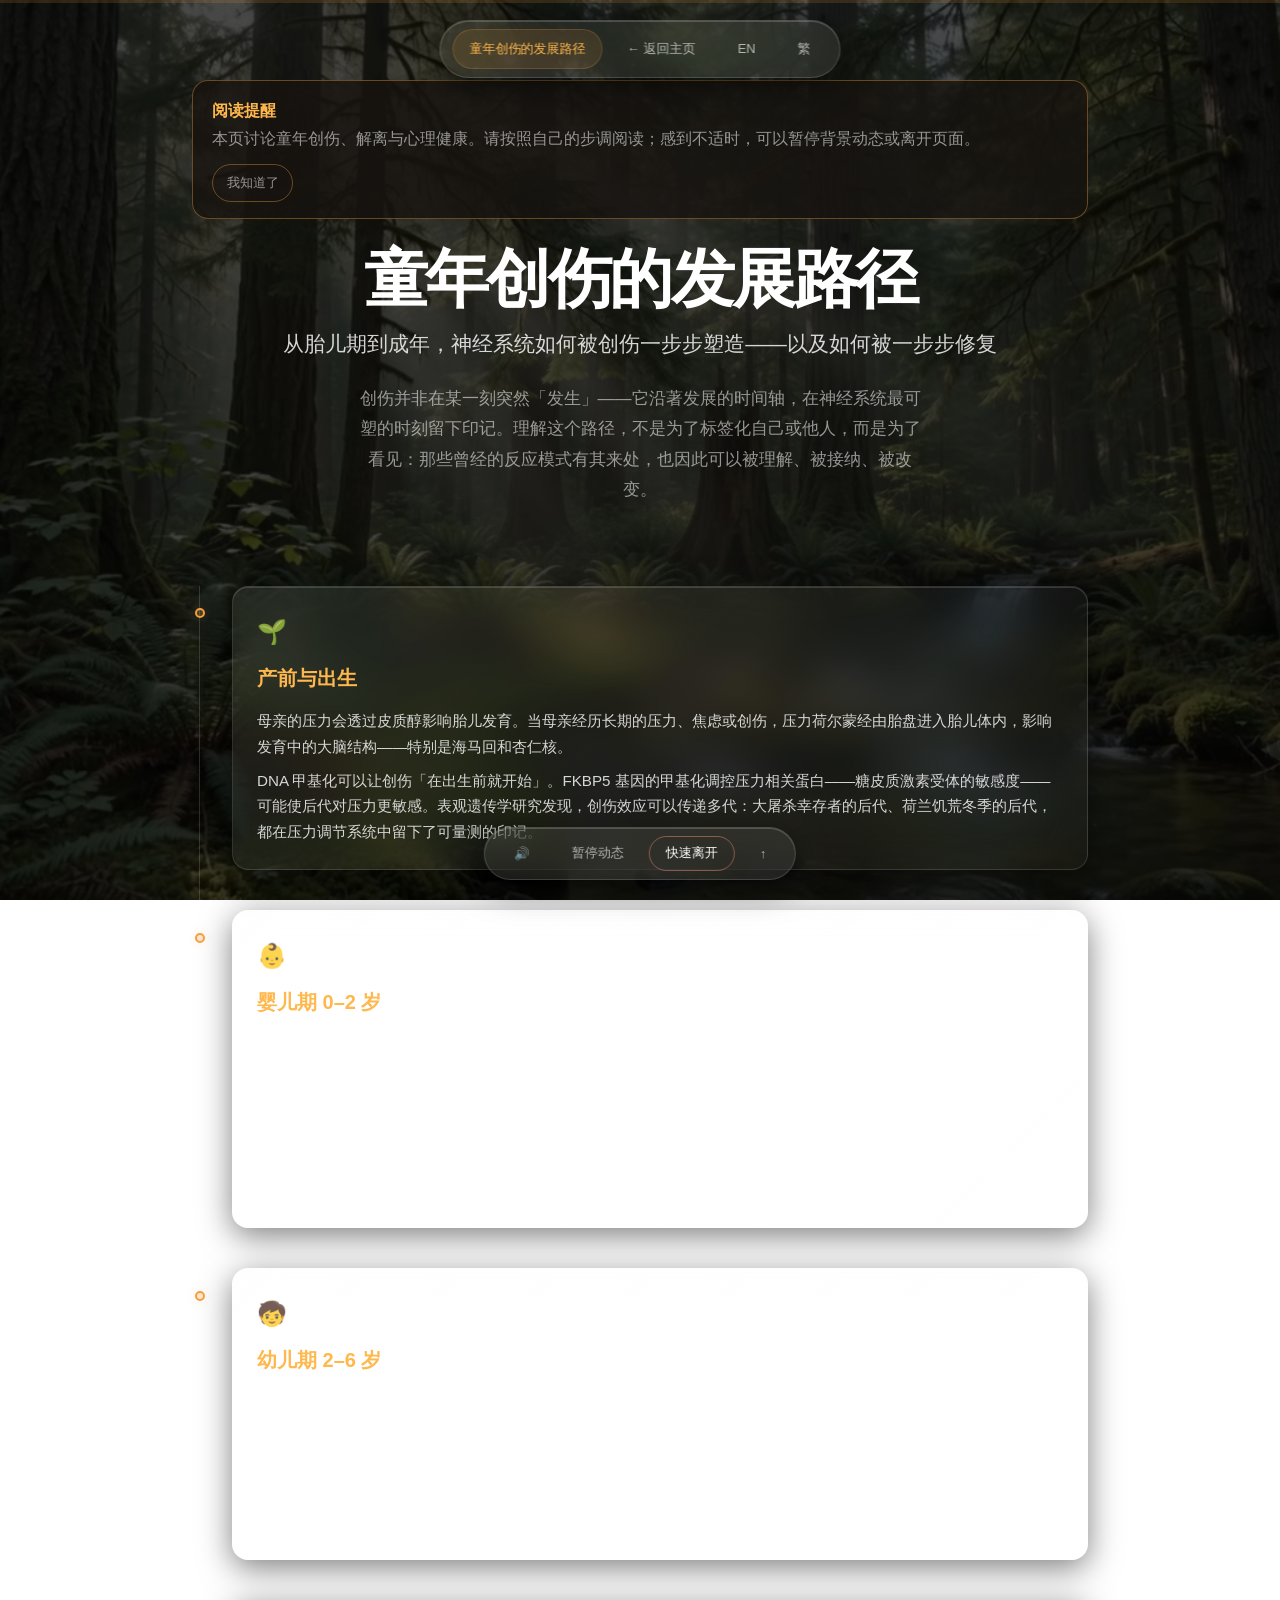
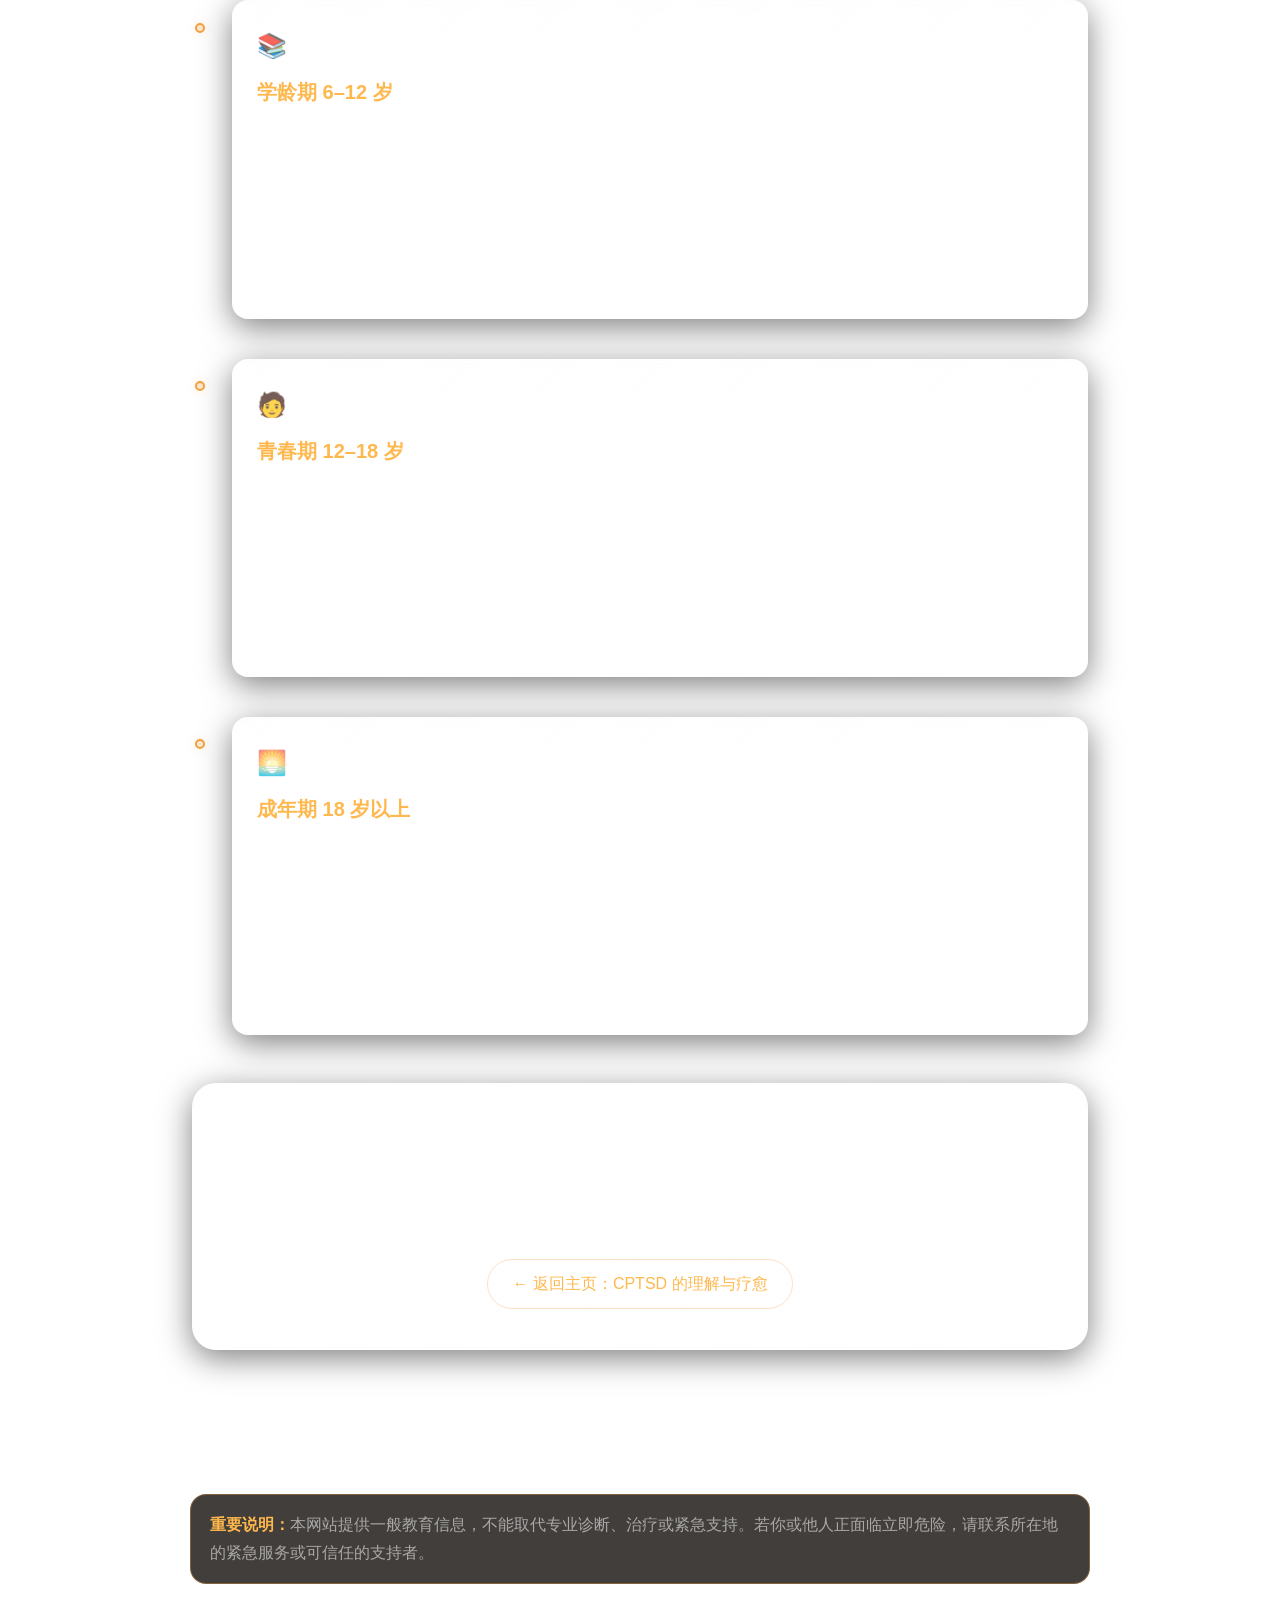
<file: development-cn.html>
<!DOCTYPE html>
<html lang="zh-CN">
<head>
<meta charset="UTF-8">
<meta name="viewport" content="width=device-width, initial-scale=1.0, viewport-fit=cover">
<meta name="description" content="介绍童年创伤从产前至成年可能影响发展的路径，并以适应与复原为核心。">
<meta name="theme-color" content="#17120d">
<meta name="apple-mobile-web-app-capable" content="yes">
<meta name="apple-mobile-web-app-status-bar-style" content="black-translucent">
<meta name="apple-mobile-web-app-title" content="CPTSD 指南">
<link rel="manifest" href="manifest.json">
<link rel="apple-touch-icon" href="apple-touch-icon.png">
<meta property="og:type" content="article">
<meta property="og:title" content="童年创伤的发展路径">
<meta property="og:description" content="创伤可能如何影响发展，以及复原为何仍然可能。">
<meta property="og:image" content="https://yuuryou.github.io/childhood-trauma-study/og-image.png">
<link rel="alternate" hreflang="en" href="development-en.html">
<link rel="alternate" hreflang="zh-Hant" href="development.html">
<link rel="alternate" hreflang="zh-Hans" href="development-cn.html">
<link rel="stylesheet" href="site-enhancements.css">
<title>童年创伤的发展路径 | Developmental Pathways of Childhood Trauma</title>
<style>
/* ============================================
   Liquid Glass — Developmental Timeline
   Dark Theme + Amber Accent
   ============================================ */

*, *::before, *::after { box-sizing: border-box; margin: 0; padding: 0; }

:root {
  --amber: #f0a040;
  --amber-light: #ffb84d;
  --amber-glow: rgba(240, 160, 64, 0.15);
  --amber-border: rgba(240, 160, 64, 0.3);
  --text-primary: #ffffff;
  --text-body: rgba(255, 255, 255, 0.82);
  --text-secondary: rgba(255, 255, 255, 0.55);
  --border-subtle: rgba(255, 255, 255, 0.08);
  --font-sans: -apple-system, BlinkMacSystemFont, "SF Pro Display", "SF Pro Text", "Helvetica Neue", "PingFang TC", "Microsoft JhengHei", sans-serif;
}

html { scroll-behavior: smooth; font-size: 16px; overflow-x: hidden; background: transparent; min-height: 100vh; }

body {
  font-family: var(--font-sans);
  background: transparent !important;
  color: var(--text-body);
  line-height: 1.75;
  font-weight: 300;
  -webkit-font-smoothing: antialiased;
  position: relative;
  overflow-x: hidden;
  min-height: 100vh;
}

/* ===== Background layers — full-bleed on every viewport ===== */
.bg-image,
.bg-video,
.bg-overlay {
  position: fixed;
  top: 0;
  left: 0;
  width: 100%;
  height: 100%;
  /* Mobile browsers shrink the layout viewport while the URL bar is
     visible; the vh minimum keeps the layer at least as tall as the
     largest viewport state, so it can never fall short of the screen. */
  min-height: 100vh;
  pointer-events: none;
}

/* Static poster layer. Always painted, and the fallback whenever the
   video cannot be shown (unsupported codec, data saver, reduced motion,
   blocked autoplay, hidden by the motion toggle). */
.bg-image {
  z-index: -10000;
  background: #0a0e1a url("background-poster.jpg") center center / cover no-repeat;
}

/* Purely visual, permanently muted video layer. `contain` letterboxed the
   frame on small screens, so the frame now covers the layer instead. */
.bg-video {
  z-index: -9999;
  object-fit: cover;
  object-position: center center;
  opacity: 1;
  filter: brightness(0.45);
  background: transparent;
}

.bg-overlay {
  z-index: -9998;
  background: rgba(0, 0, 0, 0.35);
}

/* Seamless looping forest ambience (wind, leaves, brook, birdsong).
   The video keeps no sound of its own — all audio lives here. */
.bg-audio {
  position: fixed;
  top: 0;
  left: 0;
  width: 1px;
  height: 1px;
  opacity: 0;
  pointer-events: none;
  z-index: -10001;
}

/* Notch / home-indicator safe areas: `viewport-fit=cover` lets the page
   reach the physical edges, and these insets stretch the background stack
   across the areas it would otherwise leave bare. */
@supports (top: env(safe-area-inset-top, 0px)) {
  .bg-image,
  .bg-video,
  .bg-overlay {
    top: calc(0px - env(safe-area-inset-top, 0px));
    left: calc(0px - env(safe-area-inset-left, 0px));
    width: calc(100% + env(safe-area-inset-left, 0px) + env(safe-area-inset-right, 0px));
    height: calc(100% + env(safe-area-inset-top, 0px) + env(safe-area-inset-bottom, 0px));
  }
}

/* Dynamic viewport height (mobile URL bar collapse / expand). */
@supports (height: 100dvh) {
  .bg-image,
  .bg-video,
  .bg-overlay {
    min-height: 100dvh;
  }
}

/* ===== Nav float-in animation ===== */
@keyframes navFloatIn {
  0% {
    opacity: 0;
    transform: translateX(-50%) translateY(-24px);
  }
  60% {
    opacity: 1;
    transform: translateX(-50%) translateY(4px);
  }
  100% {
    opacity: 1;
    transform: translateX(-50%) translateY(0);
  }
}
@keyframes navFloatInBottom {
  0% {
    opacity: 0;
    transform: translateX(-50%) translateY(24px);
  }
  60% {
    opacity: 1;
    transform: translateX(-50%) translateY(-4px);
  }
  100% {
    opacity: 1;
    transform: translateX(-50%) translateY(0);
  }
}


/* ===== Floating Nav — iOS Liquid Glass pill button ===== */
.floating-nav {
  position: fixed;
  top: 20px;
  left: 50%;
  transform: translateX(-50%);
  display: flex;
  gap: 8px;
  z-index: 100;
  padding: 8px 12px;
  background: rgba(255, 255, 255, 0.08);
  backdrop-filter: blur(20px) saturate(160%);
  -webkit-backdrop-filter: blur(20px) saturate(160%);
  border: 1px solid rgba(255, 255, 255, 0.15);
  border-radius: 9999px;
  box-shadow: 
    0 8px 32px rgba(0, 0, 0, 0.5),
    inset 0 1px 0 rgba(255, 255, 255, 0.18);
  animation: navFloatIn 0.8s cubic-bezier(0.34, 1.56, 0.64, 1) both;
  animation-delay: 0.2s;
}

.nav-pill {
  display: flex;
  align-items: center;
  justify-content: center;
  padding: 8px 16px;
  font-size: 0.8rem;
  font-weight: 500;
  color: rgba(255, 255, 255, 0.65);
  text-decoration: none;
  white-space: nowrap;
  border-radius: 9999px;
  background: transparent;
  border: 1px solid transparent;
  transition: 
    color 0.2s ease,
    background 0.25s ease,
    border-color 0.25s ease,
    transform 0.15s cubic-bezier(0.34, 1.56, 0.64, 1);
}

.nav-pill:hover {
  color: #ffffff;
  background: rgba(255, 255, 255, 0.1);
  border-color: rgba(240, 160, 64, 0.3);
  transform: scale(1.05);
}

.nav-pill:active {
  transform: scale(0.95);
}

.nav-title {
  display: flex;
  align-items: center;
  font-size: 0.8rem;
  font-weight: 500;
  color: var(--amber-light);
  white-space: nowrap;
  padding: 8px 16px;
  background: rgba(240, 160, 64, 0.12);
  border: 1px solid rgba(240, 160, 64, 0.2);
  border-radius: 9999px;
  letter-spacing: -0.01em;
}

/* ===== Main ===== */
.main {
  max-width: 48rem;
  margin: 0 auto;
  padding: 4rem 2rem 8rem 2rem;
  position: relative;
  z-index: 1;
}

/* ===== Hero ===== */
.hero {
  text-align: center;
  margin-bottom: 5rem;
}

.hero h1 {
  font-size: clamp(2.5rem, 6vw, 4rem);
  font-weight: 700;
  letter-spacing: -0.04em;
  color: var(--text-primary);
  margin-bottom: 0.75rem;
  line-height: 1.15;
}

.hero .subtitle {
  font-size: clamp(1.05rem, 2.5vw, 1.3rem);
  color: var(--text-body);
  font-weight: 400;
  margin-bottom: 1.5rem;
  line-height: 1.5;
}

.hero .intro {
  font-size: 1.0625rem;
  color: var(--text-secondary);
  max-width: 36rem;
  margin: 0 auto;
  line-height: 1.8;
}

/* ===== Timeline ===== */
.timeline {
  position: relative;
  padding-left: 2.5rem;
}

/* Vertical line */
.timeline::before {
  content: '';
  position: absolute;
  top: 0;
  left: 7px;
  width: 1px;
  height: 100%;
  background: rgba(255, 255, 255, 0.15);
}

/* Stage wrapper */
.timeline-stage {
  position: relative;
  margin-bottom: 2.5rem;
}

/* Dot */
.timeline-dot {
  position: absolute;
  left: calc(-2.5rem + 3px);
  top: 1.4rem;
  width: 10px;
  height: 10px;
  border-radius: 50%;
  background: rgba(240, 160, 64, 0.25);
  border: 2px solid var(--amber);
  box-shadow: 0 0 10px rgba(240, 160, 64, 0.2);
  z-index: 1;
}

/* Card */
.timeline-card {
  background: linear-gradient(135deg, rgba(255,255,255,0.08), rgba(255,255,255,0.03));
  backdrop-filter: blur(20px) saturate(160%);
  -webkit-backdrop-filter: blur(20px) saturate(160%);
  border: 1px solid rgba(255, 255, 255, 0.12);
  border-radius: 16px;
  padding: 1.5rem;
  box-shadow: 0 8px 32px rgba(0,0,0,0.5), inset 0 1px 0 rgba(255,255,255,0.15);
  transition: transform 0.2s cubic-bezier(0.34, 1.56, 0.64, 1), box-shadow 0.3s ease, border-color 0.3s ease;
}

.timeline-card:hover {
  transform: translateY(-2px);
  border-color: var(--amber-border);
  box-shadow: 0 12px 40px rgba(0,0,0,0.55), inset 0 1px 0 rgba(255,255,255,0.15);
}

.timeline-card .stage-icon {
  font-size: 1.5rem;
  margin-bottom: 0.5rem;
  display: block;
}

.timeline-card h3 {
  font-size: 1.25rem;
  font-weight: 600;
  color: var(--amber-light);
  margin-bottom: 0.75rem;
}

.timeline-card p {
  font-size: 0.95rem;
  color: var(--text-body);
  margin-bottom: 0.5rem;
  line-height: 1.7;
}

.timeline-card p:last-child { margin-bottom: 0; }

/* ===== Conclusion Card ===== */
.conclusion {
  background: linear-gradient(135deg, rgba(255,255,255,0.08), rgba(255,255,255,0.03));
  backdrop-filter: blur(20px) saturate(160%);
  -webkit-backdrop-filter: blur(20px) saturate(160%);
  border: 1px solid rgba(255, 255, 255, 0.12);
  border-radius: 24px;
  padding: 2.5rem;
  text-align: center;
  margin-top: 3rem;
  box-shadow: 0 8px 32px rgba(0,0,0,0.5), inset 0 1px 0 rgba(255,255,255,0.15);
}

.conclusion p {
  font-size: 1.15rem;
  color: var(--text-body);
  line-height: 1.8;
  margin-bottom: 1.5rem;
}

.conclusion .back-link {
  display: inline-block;
  color: var(--amber-light);
  text-decoration: none;
  font-weight: 500;
  padding: 0.625rem 1.5rem;
  border: 1px solid var(--amber-border);
  border-radius: 9999px;
  transition: background 0.2s, transform 0.2s;
}

.conclusion .back-link:hover {
  background: rgba(240, 160, 64, 0.1);
  transform: scale(1.04);
}

/* ===== Footer ===== */
.site-footer {
  max-width: 48rem;
  margin: 0 auto;
  padding: 2.5rem 2rem;
  text-align: center;
  border-top: 1px solid rgba(255, 255, 255, 0.08);
  position: relative;
  z-index: 1;
}
.site-footer p {
  color: var(--text-muted);
  font-size: 0.82rem;
  margin-bottom: 0.4rem;
}

/* ===== Animation ===== */
@keyframes fadeInUp {
  from { opacity: 0; transform: translateY(20px); }
  to   { opacity: 1; transform: translateY(0); }
}

.hero { animation: fadeInUp 0.6s ease both; }
.timeline-stage:nth-child(1) .timeline-card { animation: fadeInUp 0.6s ease both 0.1s; }
.timeline-stage:nth-child(2) .timeline-card { animation: fadeInUp 0.6s ease both 0.18s; }
.timeline-stage:nth-child(3) .timeline-card { animation: fadeInUp 0.6s ease both 0.26s; }
.timeline-stage:nth-child(4) .timeline-card { animation: fadeInUp 0.6s ease both 0.34s; }
.timeline-stage:nth-child(5) .timeline-card { animation: fadeInUp 0.6s ease both 0.42s; }
.timeline-stage:nth-child(6) .timeline-card { animation: fadeInUp 0.6s ease both 0.50s; }
.conclusion { animation: fadeInUp 0.6s ease both 0.58s; }

/* ===== Responsive ===== */
@media (min-width: 1400px) {
  .main { max-width: 82rem; }
}
@media (min-width: 1200px) and (max-width: 1399px) {
  .main { max-width: 60rem; }
}
@media (max-width: 768px) {
  .main { padding: 4.5rem 1rem 7rem 1rem; max-width: 100%; }
  .hero { margin-bottom: 3rem; }
  .hero h1 { font-size: clamp(1.8rem, 8vw, 2.5rem); }
  .timeline { padding-left: 2rem; }
  .timeline-dot { left: calc(-2rem + 3px); }
  .floating-nav { padding: 6px 10px; gap: 2px; }
  .nav-pill { font-size: 0.68rem; padding: 6px 10px; }
  .nav-title { font-size: 0.68rem; padding: 6px 10px; }
}

@media (max-width: 480px) {
  .main { padding: 1.5rem 0.5rem 6rem 0.5rem; }
  .timeline { padding-left: 1.75rem; }
  .timeline-dot { left: calc(-1.75rem + 3px); top: 1.1rem; width: 8px; height: 8px; }
  .timeline-card { padding: 1.25rem; }
  .conclusion { padding: 1.5rem; }
  .floating-nav { padding: 5px 8px; gap: 1px; }
  .nav-pill { font-size: 0.62rem; padding: 5px 8px; }
  .nav-title { font-size: 0.62rem; padding: 5px 8px; }
}

/* ===== Accessibility ===== */
@media (prefers-reduced-motion: reduce) {
  .bg-video { display: none; }
  .bg-overlay { display: none; }
  body { background: #0a0e1a; }
  * { animation: none !important; transition: none !important; }
}

@media (prefers-reduced-transparency: reduce) {
  .timeline-card, .conclusion, .floating-nav {
    background: rgba(20, 20, 35, 0.95);
    backdrop-filter: none;
    -webkit-backdrop-filter: none;
  }
}

/* ===== Print ===== */
@media print {
  body::before, .floating-nav, .care-controls { display: none !important; }
  body { background: #fff; color: #1a1a2e; }
  .main { padding-top: 3rem; }
  .timeline-card, .conclusion, .medical-note {
    background: #f8f8fa; backdrop-filter: none; -webkit-backdrop-filter: none;
    border: 1px solid #ddd; box-shadow: none; break-inside: avoid;
  }
  .timeline-dot { background: #c87a28; border-color: #c87a28; }
  .site-footer { border-color: #ddd; }
}
</style>
<link rel="preload" href="site-enhancements.css" as="style">
<link rel="preload" href="site-enhancements.js" as="script">
<link rel="preload" href="background-poster.jpg" as="image">
<script type="application/ld+json">
{
  "@context": "https://schema.org",
  "@type": "MedicalWebPage",
  "name": "童年创伤的发展路径",
  "description": "介绍童年创伤从产前至成年可能影响发展的路径，并以适应与复原为核心。",
  "url": "https://yuuryou.github.io/childhood-trauma-study/development-cn.html",
  "inLanguage": "zh-Hans",
  "about": { "@type": "MedicalCondition", "name": "Complex Post-Traumatic Stress Disorder", "alternateName": "CPTSD" },
  "isPartOf": { "@type": "WebSite", "name": "CPTSD — 理解童年创伤", "url": "https://yuuryou.github.io/childhood-trauma-study/" }
}
</script>
</head>
<body>

<div class="bg-image" aria-hidden="true"></div>
<video class="bg-video" autoplay loop playsinline muted preload="auto" poster="background-poster.jpg" aria-hidden="true">
  <source src="background.mp4" type="video/mp4">
</video>
<audio class="bg-audio" autoplay loop muted preload="auto" aria-hidden="true">
  <source src="forest-ambience.mp3" type="audio/mpeg">
</audio>
<div class="bg-overlay"></div>

<!-- Floating Nav -->
<nav class="floating-nav" aria-label="页面导航">
  <span class="nav-title">童年创伤的发展路径</span>
  <a href="CPTSD childhood trauma-cn.html" class="nav-pill">← 返回主页</a>
  <button class="nav-pill mute-btn" type="button" onclick="toggleMute()" aria-label="背景音效已静音" aria-pressed="false" title="背景音效已静音">&#x1F507;</button>
  <a href="development-en.html" class="nav-pill lang-switch" title="English version">EN</a>
  <a href="development.html" class="nav-pill lang-switch" title="繁体版">繁</a>
</nav>

<!-- Main Content -->
<div class="main">

  <!-- Hero -->
  <div class="hero">
    <h1>童年创伤的发展路径</h1>
    <p class="subtitle">从胎儿期到成年，神经系统如何被创伤一步步塑造——以及如何被一步步修复</p>
    <p class="intro">
      创伤并非在某一刻突然「发生」——它沿著发展的时间轴，在神经系统最可塑的时刻留下印记。理解这个路径，不是为了标签化自己或他人，而是为了看见：那些曾经的反应模式有其来处，也因此可以被理解、被接纳、被改变。
    </p>
  </div>

  <!-- Timeline -->
  <div class="timeline">

    <!-- Stage 1: Prenatal & Birth -->
    <div class="timeline-stage">
      <div class="timeline-dot"></div>
      <div class="timeline-card">
        <span class="stage-icon">🌱</span>
        <h3>产前与出生</h3>
        <p>母亲的压力会透过皮质醇影响胎儿发育。当母亲经历长期的压力、焦虑或创伤，压力荷尔蒙经由胎盘进入胎儿体内，影响发育中的大脑结构——特别是海马回和杏仁核。</p>
        <p>DNA 甲基化可以让创伤「在出生前就开始」。FKBP5 基因的甲基化调控压力相关蛋白——糖皮质激素受体的敏感度——可能使后代对压力更敏感。表观遗传学研究发现，创伤效应可以传递多代：大屠杀幸存者的后代、荷兰饥荒冬季的后代，都在压力调节系统中留下了可量测的印记。</p>
      </div>
    </div>

    <!-- Stage 2: Infancy 0-2 -->
    <div class="timeline-stage">
      <div class="timeline-dot"></div>
      <div class="timeline-card">
        <span class="stage-icon">👶</span>
        <h3>婴儿期 0–2 岁</h3>
        <p>主要任务：建立「这个世界是否安全」的核心信念。婴儿透过每一次的喂养、安抚、眼神接触，在神经系统中建立对世界的预设模式。</p>
        <p>安全型、回避型、矛盾型、紊乱型——四种依恋模式在此形成。紊乱型依恋（既想靠近又害怕）发生在照顾者本身是威胁来源时，是日后解离症状的早期预测因子。</p>
        <p>婴儿的神经系统即时扫描照顾者的脸孔、声音、心跳——Porges 称此为「神经觉」（Neuroception）。这不是意识层面的判断，而是神经系统在古老层次上持续进行的安全/危险评估。</p>
      </div>
    </div>

    <!-- Stage 3: Toddler 2-6 -->
    <div class="timeline-stage">
      <div class="timeline-dot"></div>
      <div class="timeline-card">
        <span class="stage-icon">🧒</span>
        <h3>幼儿期 2–6 岁</h3>
        <p>右脑优先发展期——情绪、身体感觉、面孔辨识在此刻形成。这是大脑中情感和身体地图的主要建构时期。</p>
        <p>压力过高时，身体进入 4F 防御模式：战（Fight）、逃（Flight）、冻结（Freeze）、讨好（Fawn）。自律神经系统的三个层级——腹侧安全、交感防御、背侧关闭——在此期间建立基线。</p>
        <p>持续的威胁会让神经系统长期停留在防御状态。一个原本应该用来应对短期危险的系统，被迫长期在「开」的状态下运转——这是 CPTSD 中慢性过度警觉的生理根源。</p>
      </div>
    </div>

    <!-- Stage 4: School Age 6-12 -->
    <div class="timeline-stage">
      <div class="timeline-dot"></div>
      <div class="timeline-card">
        <span class="stage-icon">📚</span>
        <h3>学龄期 6–12 岁</h3>
        <p>开始接触家庭外的环境——学校、同侪。这是社会比较和自我评价开始形成的时期。</p>
        <p>内在批判者成形：孩子将照顾者的批评内化为自己的声音。Pete Walker 指出，为了维持对照顾者的依恋（生存所必需），孩子选择责怪自己而非照顾者——「是我不好，所以他们才这样对我。」这在童年是适应性的，但在成年后成为自我攻击的根源。</p>
        <p>ACE 童年不良经历研究发现，10 类创伤性经历与数十年后心脏病、癌症、自杀风险有直接的剂量效应关系。但正向经验（PACEs）和至少一个安全成年人可以大幅减缓创伤影响——疗愈的种子在此时就可以种下。</p>
      </div>
    </div>

    <!-- Stage 5: Adolescence 12-18 -->
    <div class="timeline-stage">
      <div class="timeline-dot"></div>
      <div class="timeline-card">
        <span class="stage-icon">🧑</span>
        <h3>青春期 12–18 岁</h3>
        <p>荷尔蒙剧变加上前额叶尚未成熟——这本身就是一场神经系统的风暴。对童年有创伤的青少年来说，原有的调节困难在此时被放大。</p>
        <p>CPTSD 的 DSO 症状——情感调节困难、负面自我概念、人际困扰——开始明显浮现。身份认同发展受阻，「我是谁」变得模糊，因为自我感从未在安全的环境中被清晰镜映。</p>
        <p>但这也是希望的时期：自我关怀（Self-Compassion）可在这个时期成为保护因子。Kristin Neff 的研究显示，对自己温和的能力可以预测创伤后的复原轨迹。</p>
      </div>
    </div>

    <!-- Stage 6: Adulthood 18+ -->
    <div class="timeline-stage">
      <div class="timeline-dot"></div>
      <div class="timeline-card">
        <span class="stage-icon">🌅</span>
        <h3>成年期 18 岁以上</h3>
        <p>童年创伤的累积效应在成年后全面呈现。情绪闪回、解离、关系困难、身体症状——这些不是「新的问题」，而是从未真正被处理的旧伤在不同的生命阶段重新浮现。</p>
        <p>但这不是终点。神经可塑性终生存在——大脑有能力重组。海马回可以再生，杏仁核的过度反应可以被调节，前额叶对边缘系统的调控可以被重建。</p>
        <p>安全关系加上有效治疗加上自我再抚育——等于真正的修复。疗愈不需要完美，不需要「完全复原」。它只是意味著：你不再被过去的模式绑架，你可以选择新的回应方式。</p>
      </div>
    </div>

  </div><!-- /.timeline -->

  <!-- Conclusion -->
  <div class="conclusion">
    <p>伤害不是你的错，修复是你的权利。</p>
    <p style="font-size: 0.95rem; color: var(--text-secondary);">神经系统在每一个发展阶段都可能受伤，也在每一个阶段都可能修复。你的大脑、你的身体、你的自我——都不是静止的。它们一直在等待一个安全的机会，重新校准，重新生长。</p>
    <a class="back-link" href="CPTSD childhood trauma-cn.html">← 返回主页：CPTSD 的理解与疗愈</a>
  </div>

</div><!-- /.main -->

<!-- Footer -->
<footer class="site-footer">
  <p>童年创伤的发展路径</p>
  <p>&copy; 2026 Personal Educational Use &mdash; For reference only; not a substitute for clinical advice</p>
</footer>

<script src="site-enhancements.js"></script>
</body>
</html>
</file>
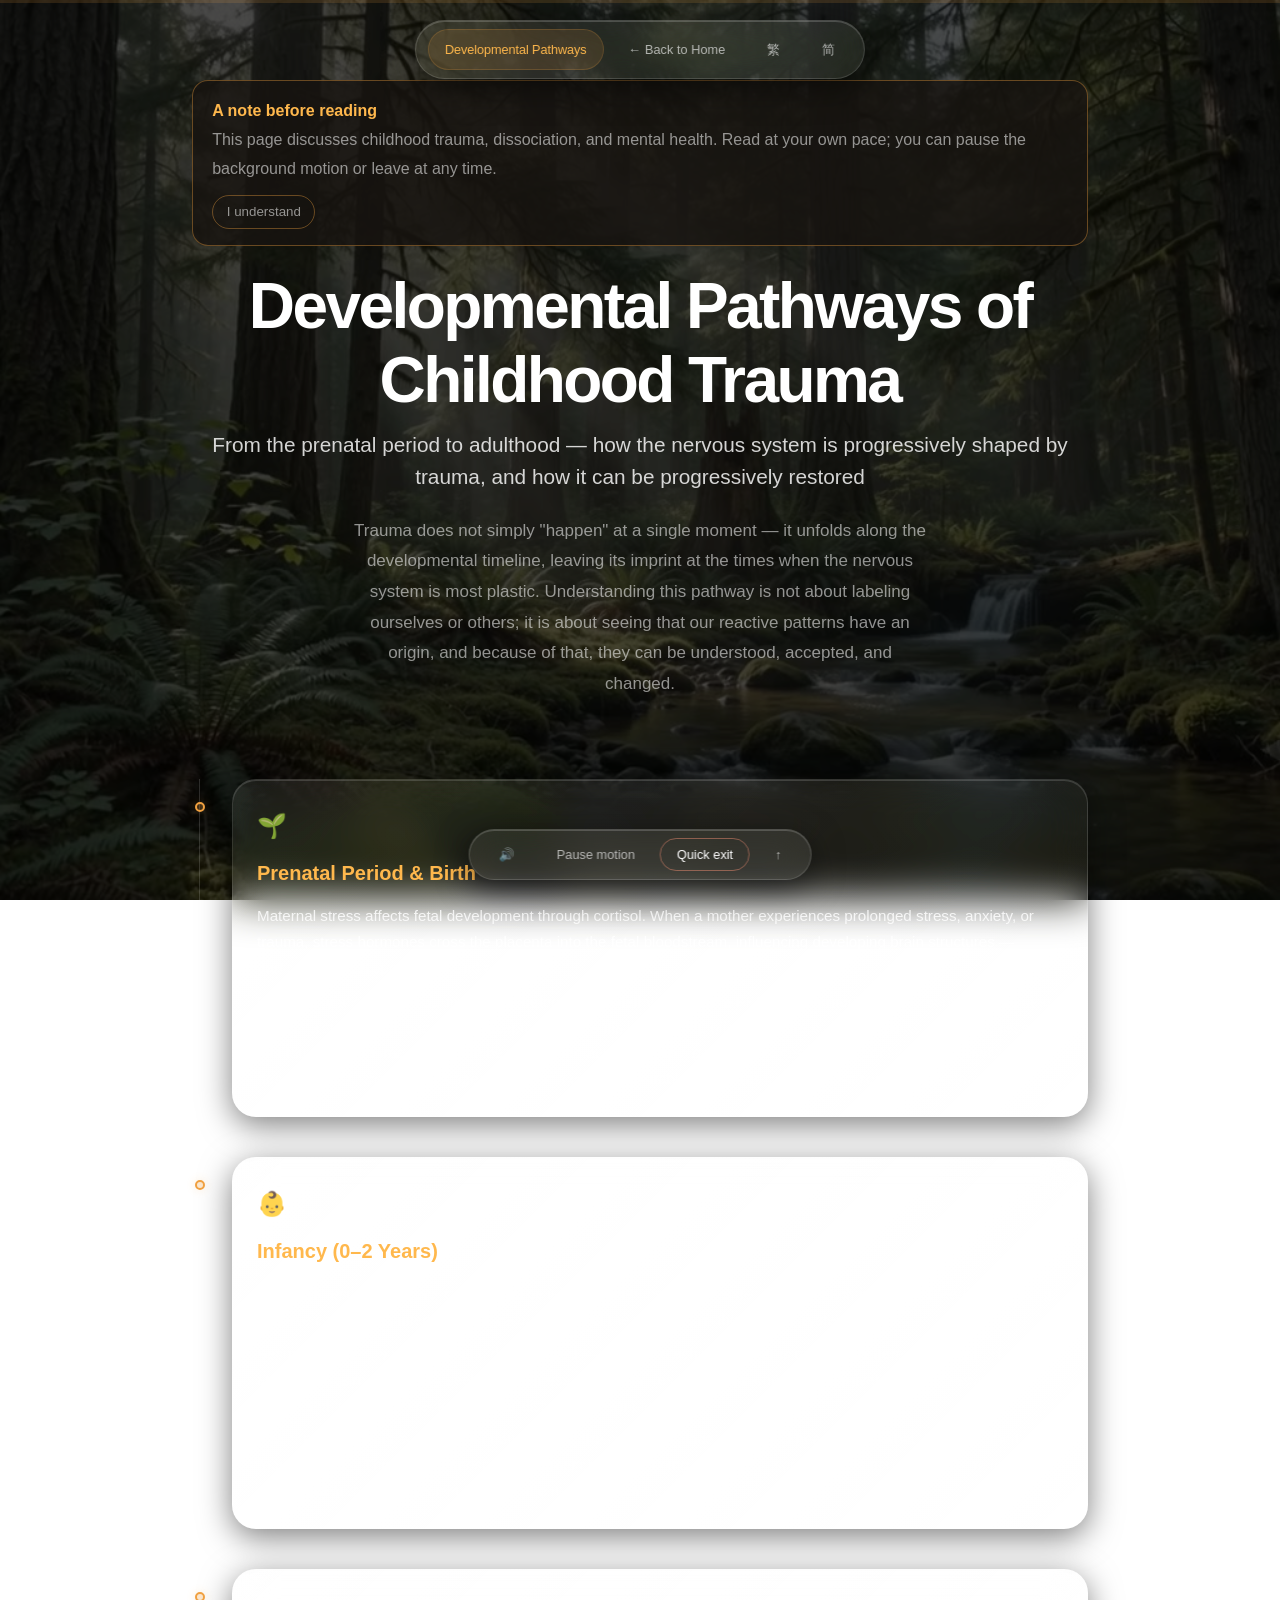
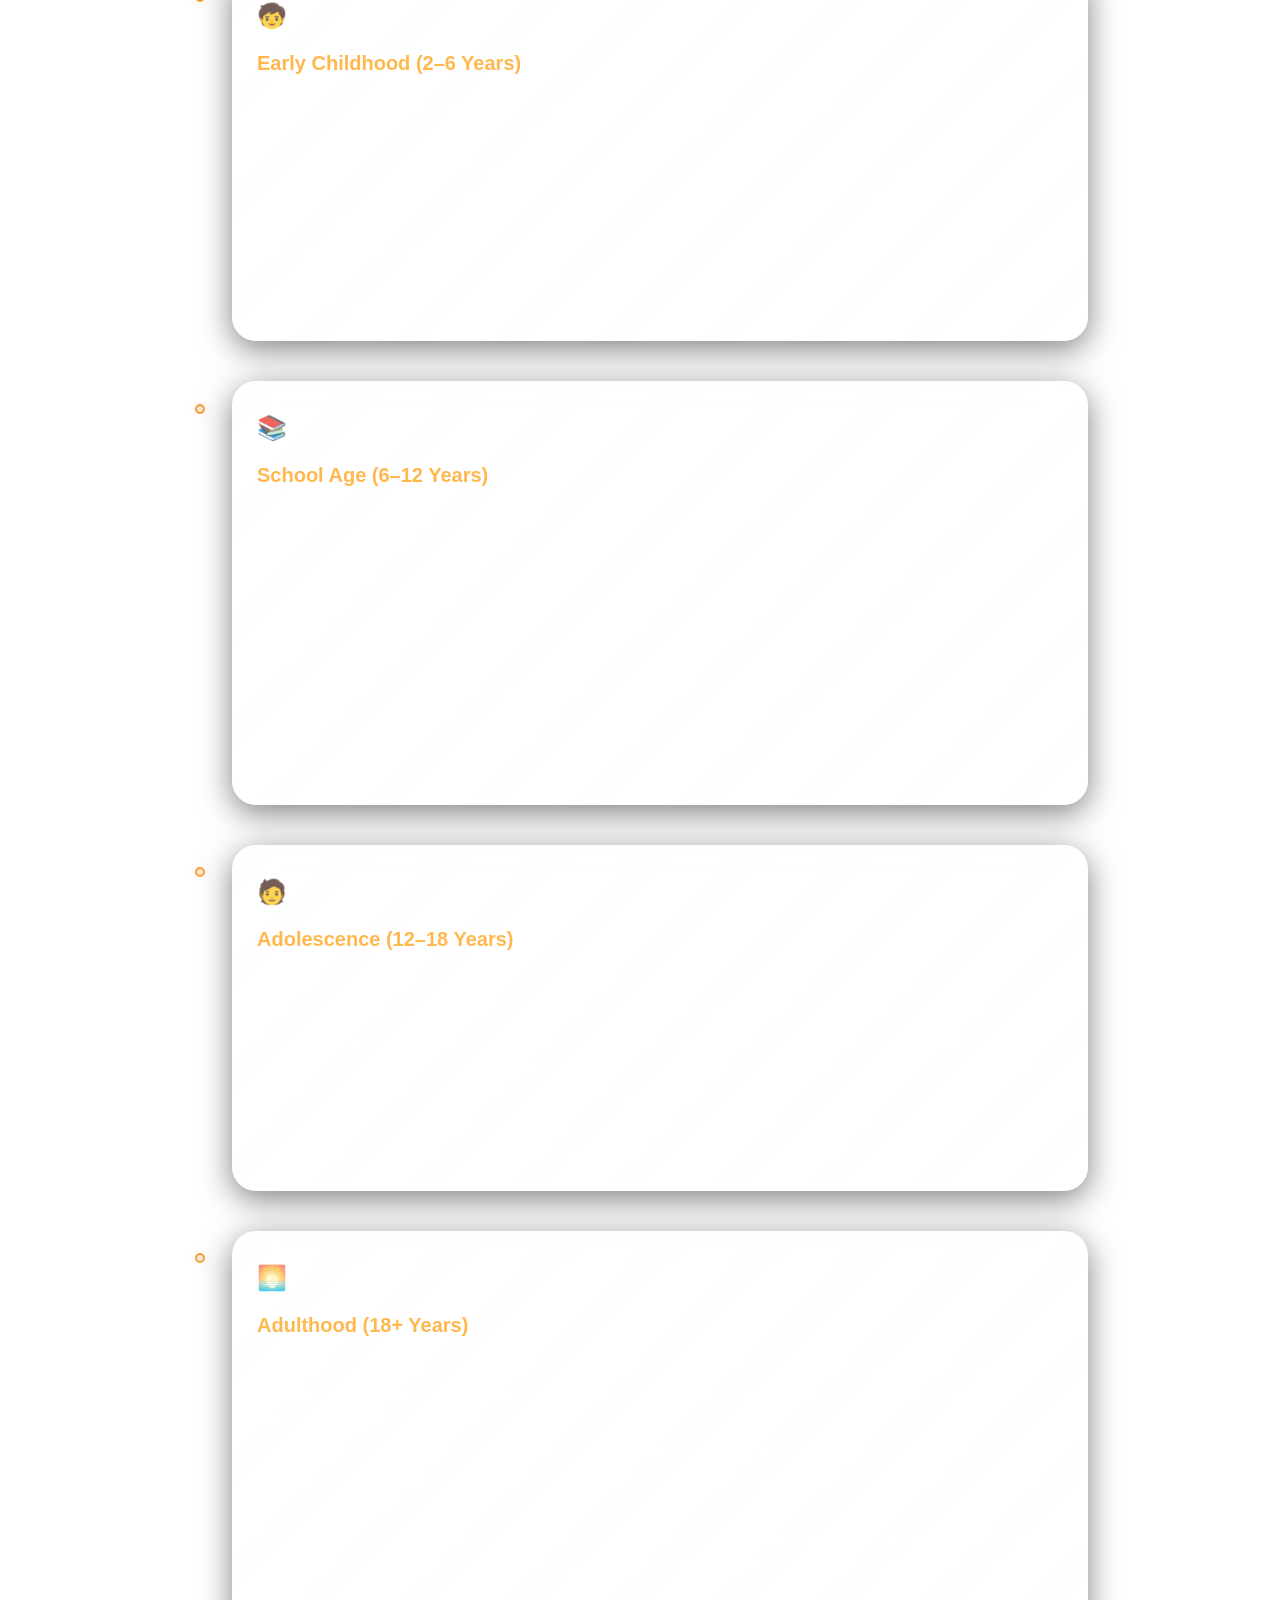
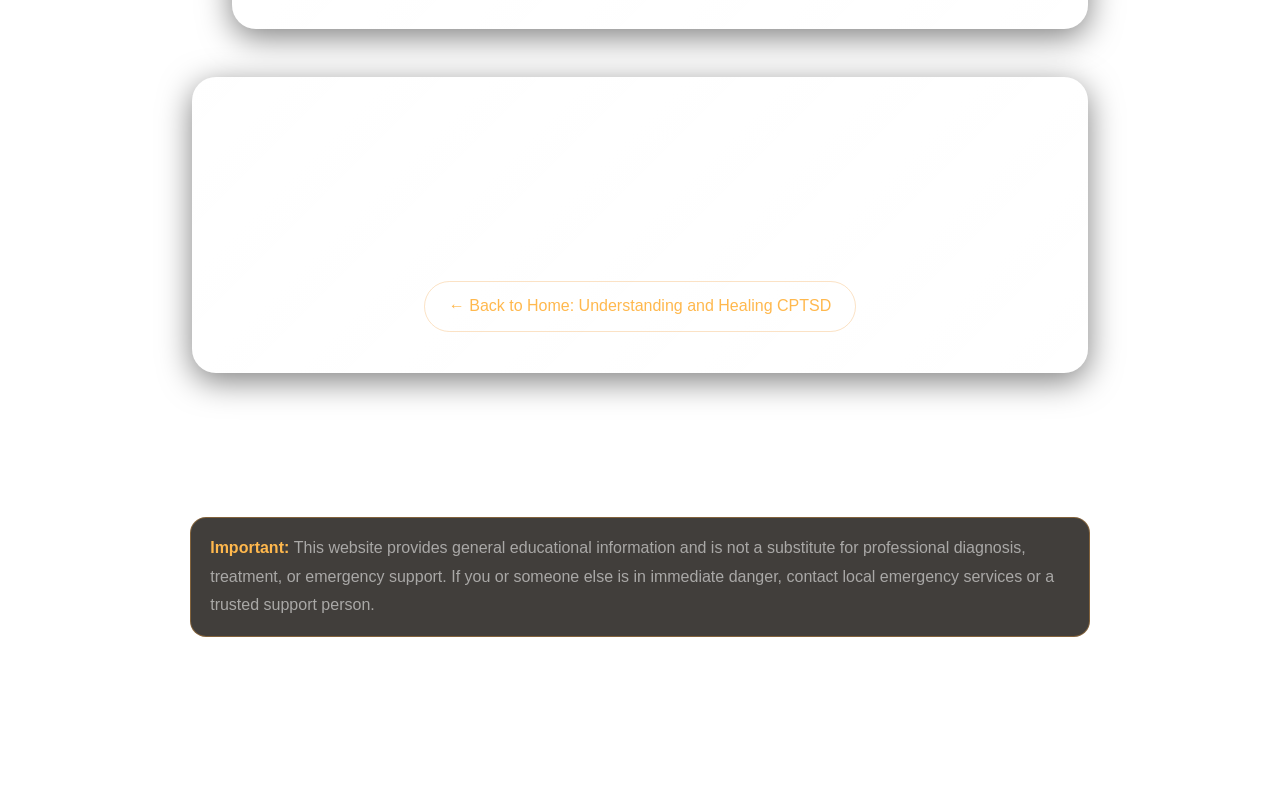
<file: development-en.html>
<!DOCTYPE html>
<html lang="en">
<head>
<meta charset="UTF-8">
<meta name="viewport" content="width=device-width, initial-scale=1.0, viewport-fit=cover">
<meta name="description" content="An educational overview of how childhood trauma can influence development from the prenatal period through adulthood, with a focus on adaptation and recovery.">
<meta name="theme-color" content="#17120d">
<meta name="apple-mobile-web-app-capable" content="yes">
<meta name="apple-mobile-web-app-status-bar-style" content="black-translucent">
<meta name="apple-mobile-web-app-title" content="CPTSD Guide">
<link rel="manifest" href="manifest.json">
<link rel="apple-touch-icon" href="apple-touch-icon.png">
<meta property="og:type" content="article">
<meta property="og:title" content="Developmental Pathways of Childhood Trauma">
<meta property="og:description" content="How trauma may shape development—and how recovery remains possible.">
<meta property="og:image" content="https://yuuryou.github.io/childhood-trauma-study/og-image.png">
<link rel="alternate" hreflang="en" href="development-en.html">
<link rel="alternate" hreflang="zh-Hant" href="development.html">
<link rel="alternate" hreflang="zh-Hans" href="development-cn.html">
<link rel="stylesheet" href="site-enhancements.css">
<title>Developmental Pathways of Childhood Trauma</title>
<style>
/* ============================================
   Liquid Glass — Developmental Timeline
   Dark Theme + Amber Accent
   ============================================ */

*, *::before, *::after { box-sizing: border-box; margin: 0; padding: 0; }

:root {
  --amber: #f0a040;
  --amber-light: #ffb84d;
  --amber-lighter: #ffc973;
  --amber-glow: rgba(240, 160, 64, 0.12);
  --amber-glow-strong: rgba(240, 160, 64, 0.2);
  --amber-border: rgba(240, 160, 64, 0.3);
  --amber-border-hover: rgba(240, 160, 64, 0.5);

  --text-primary: #ffffff;
  --text-body: rgba(255, 255, 255, 0.82);
  --text-secondary: rgba(255, 255, 255, 0.55);
  --text-muted: rgba(255, 255, 255, 0.35);

  --border-subtle: rgba(255, 255, 255, 0.08);
  --border-normal: rgba(255, 255, 255, 0.12);

  --glass-bg-blur: linear-gradient(135deg, rgba(255,255,255,0.08), rgba(255,255,255,0.03));
  --glass-bg-static: rgba(255, 255, 255, 0.04);
  --glass-border: 1px solid rgba(255, 255, 255, 0.12);

  --radius-sm: 12px;
  --radius-md: 16px;
  --radius-lg: 24px;
  --radius-xl: 28px;
  --radius-full: 9999px;

  --ease-standard: cubic-bezier(0.25, 0.1, 0.25, 1);
  --ease-spring: cubic-bezier(0.34, 1.56, 0.64, 1);

  --font-sans: -apple-system, BlinkMacSystemFont, "SF Pro Display", "SF Pro Text", "Helvetica Neue", "PingFang TC", "Microsoft JhengHei", sans-serif;
}

html { scroll-behavior: smooth; font-size: 16px; overflow-x: hidden; background: transparent; min-height: 100vh; }

body {
  font-family: var(--font-sans);
  background: transparent !important;
  color: var(--text-body);
  line-height: 1.8;
  font-weight: 300;
  -webkit-font-smoothing: antialiased;
  -moz-osx-font-smoothing: grayscale;
  position: relative;
  overflow-x: hidden;
  min-height: 100vh;
}

/* ===== Background layers — full-bleed on every viewport ===== */
.bg-image,
.bg-video,
.bg-overlay {
  position: fixed;
  top: 0;
  left: 0;
  width: 100%;
  height: 100%;
  /* Mobile browsers shrink the layout viewport while the URL bar is
     visible; the vh minimum keeps the layer at least as tall as the
     largest viewport state, so it can never fall short of the screen. */
  min-height: 100vh;
  pointer-events: none;
}

/* Static poster layer. Always painted, and the fallback whenever the
   video cannot be shown (unsupported codec, data saver, reduced motion,
   blocked autoplay, hidden by the motion toggle). */
.bg-image {
  z-index: -10000;
  background: #0a0e1a url("background-poster.jpg") center center / cover no-repeat;
}

/* Purely visual, permanently muted video layer. `contain` letterboxed the
   frame on small screens, so the frame now covers the layer instead. */
.bg-video {
  z-index: -9999;
  object-fit: cover;
  object-position: center center;
  opacity: 1;
  filter: brightness(0.45);
  background: transparent;
}

.bg-overlay {
  z-index: -9998;
  background: rgba(0, 0, 0, 0.35);
}

/* Seamless looping forest ambience (wind, leaves, brook, birdsong).
   The video keeps no sound of its own — all audio lives here. */
.bg-audio {
  position: fixed;
  top: 0;
  left: 0;
  width: 1px;
  height: 1px;
  opacity: 0;
  pointer-events: none;
  z-index: -10001;
}

/* Notch / home-indicator safe areas: `viewport-fit=cover` lets the page
   reach the physical edges, and these insets stretch the background stack
   across the areas it would otherwise leave bare. */
@supports (top: env(safe-area-inset-top, 0px)) {
  .bg-image,
  .bg-video,
  .bg-overlay {
    top: calc(0px - env(safe-area-inset-top, 0px));
    left: calc(0px - env(safe-area-inset-left, 0px));
    width: calc(100% + env(safe-area-inset-left, 0px) + env(safe-area-inset-right, 0px));
    height: calc(100% + env(safe-area-inset-top, 0px) + env(safe-area-inset-bottom, 0px));
  }
}

/* Dynamic viewport height (mobile URL bar collapse / expand). */
@supports (height: 100dvh) {
  .bg-image,
  .bg-video,
  .bg-overlay {
    min-height: 100dvh;
  }
}

/* ===== Nav float-in animation ===== */
@keyframes navFloatIn {
  0% {
    opacity: 0;
    transform: translateX(-50%) translateY(-24px);
  }
  60% {
    opacity: 1;
    transform: translateX(-50%) translateY(4px);
  }
  100% {
    opacity: 1;
    transform: translateX(-50%) translateY(0);
  }
}
@keyframes navFloatInBottom {
  0% {
    opacity: 0;
    transform: translateX(-50%) translateY(24px);
  }
  60% {
    opacity: 1;
    transform: translateX(-50%) translateY(-4px);
  }
  100% {
    opacity: 1;
    transform: translateX(-50%) translateY(0);
  }
}


/* ===== Floating Nav — iOS Liquid Glass pill button ===== */
.floating-nav {
  position: fixed;
  top: 20px;
  left: 50%;
  transform: translateX(-50%);
  display: flex;
  gap: 8px;
  z-index: 100;
  padding: 8px 12px;
  background: rgba(255, 255, 255, 0.08);
  backdrop-filter: blur(20px) saturate(160%);
  -webkit-backdrop-filter: blur(20px) saturate(160%);
  border: 1px solid rgba(255, 255, 255, 0.15);
  border-radius: 9999px;
  box-shadow: 
    0 8px 32px rgba(0, 0, 0, 0.5),
    inset 0 1px 0 rgba(255, 255, 255, 0.18);
  animation: navFloatIn 0.8s cubic-bezier(0.34, 1.56, 0.64, 1) both;
  animation-delay: 0.2s;
}

.nav-pill {
  display: flex;
  align-items: center;
  justify-content: center;
  padding: 8px 16px;
  font-size: 0.8rem;
  font-weight: 500;
  color: rgba(255, 255, 255, 0.65);
  text-decoration: none;
  white-space: nowrap;
  border-radius: 9999px;
  background: transparent;
  border: 1px solid transparent;
  transition: 
    color 0.2s ease,
    background 0.25s ease,
    border-color 0.25s ease,
    transform 0.15s cubic-bezier(0.34, 1.56, 0.64, 1);
}

.nav-pill:hover {
  color: #ffffff;
  background: rgba(255, 255, 255, 0.1);
  border-color: rgba(240, 160, 64, 0.3);
  transform: scale(1.05);
}

.nav-pill:active {
  transform: scale(0.95);
}

.nav-title {
  display: flex;
  align-items: center;
  font-size: 0.8rem;
  font-weight: 500;
  color: var(--amber-light);
  white-space: nowrap;
  padding: 8px 16px;
  background: rgba(240, 160, 64, 0.12);
  border: 1px solid rgba(240, 160, 64, 0.2);
  border-radius: 9999px;
  letter-spacing: -0.01em;
}

/* ===== Main ===== */
.main {
  max-width: 48rem;
  margin: 0 auto;
  padding: 4rem 2rem 8rem 2rem;
  position: relative;
  z-index: 1;
}

/* ===== Hero ===== */
.hero {
  text-align: center;
  margin-bottom: 5rem;
}

.hero h1 {
  font-size: clamp(2.5rem, 6vw, 4rem);
  font-weight: 700;
  letter-spacing: -0.04em;
  color: var(--text-primary);
  margin-bottom: 0.75rem;
  line-height: 1.15;
}

.hero .subtitle {
  font-size: clamp(1.05rem, 2.5vw, 1.3rem);
  color: var(--text-body);
  font-weight: 400;
  margin-bottom: 1.5rem;
  line-height: 1.5;
}

.hero .intro {
  font-size: 1.0625rem;
  color: var(--text-secondary);
  max-width: 36rem;
  margin: 0 auto;
  line-height: 1.8;
}

/* ===== Timeline ===== */
.timeline {
  position: relative;
  padding-left: 2.5rem;
}

/* Vertical line */
.timeline::before {
  content: '';
  position: absolute;
  top: 0;
  left: 7px;
  width: 1px;
  height: 100%;
  background: rgba(255, 255, 255, 0.15);
}

/* Stage wrapper */
.timeline-stage {
  position: relative;
  margin-bottom: 2.5rem;
}

/* Dot */
.timeline-dot {
  position: absolute;
  left: calc(-2.5rem + 3px);
  top: 1.4rem;
  width: 10px;
  height: 10px;
  border-radius: 50%;
  background: rgba(240, 160, 64, 0.25);
  border: 2px solid var(--amber);
  box-shadow: 0 0 10px rgba(240, 160, 64, 0.2);
  z-index: 1;
}

/* Card */
.timeline-card {
  background: linear-gradient(135deg, rgba(255,255,255,0.08), rgba(255,255,255,0.03));
  backdrop-filter: blur(20px) saturate(160%);
  -webkit-backdrop-filter: blur(20px) saturate(160%);
  border: 1px solid rgba(255, 255, 255, 0.12);
  border-radius: 24px;
  padding: 1.5rem;
  box-shadow: 0 8px 32px rgba(0,0,0,0.5), inset 0 1px 0 rgba(255,255,255,0.15);
  transition: transform 0.2s var(--ease-spring), box-shadow 0.3s ease, border-color 0.3s ease;
  will-change: transform;
}

.timeline-card:hover {
  transform: translateY(-2px);
  border-color: var(--amber-border);
  box-shadow: 0 12px 40px rgba(0,0,0,0.55), inset 0 1px 0 rgba(255,255,255,0.15);
}

.timeline-card:active {
  transform: scale(0.98);
}

.timeline-card .stage-icon {
  font-size: 1.5rem;
  margin-bottom: 0.5rem;
  display: block;
}

.timeline-card h3 {
  font-size: 1.25rem;
  font-weight: 600;
  color: var(--amber-light);
  margin-bottom: 0.75rem;
}

.timeline-card p {
  font-size: 0.95rem;
  color: var(--text-body);
  margin-bottom: 0.5rem;
  line-height: 1.7;
}

.timeline-card p:last-child { margin-bottom: 0; }

/* ===== Conclusion Card ===== */
.conclusion {
  background: linear-gradient(135deg, rgba(255,255,255,0.08), rgba(255,255,255,0.03));
  backdrop-filter: blur(20px) saturate(160%);
  -webkit-backdrop-filter: blur(20px) saturate(160%);
  border: 1px solid rgba(255, 255, 255, 0.12);
  border-radius: 24px;
  padding: 2.5rem;
  text-align: center;
  margin-top: 3rem;
  box-shadow: 0 8px 32px rgba(0,0,0,0.5), inset 0 1px 0 rgba(255,255,255,0.15);
  transition: transform 0.2s var(--ease-spring), box-shadow 0.3s ease, border-color 0.3s ease;
  will-change: transform;
}

.conclusion:hover {
  transform: translateY(-2px);
  border-color: var(--amber-border);
  box-shadow: 0 12px 40px rgba(0,0,0,0.55), inset 0 1px 0 rgba(255,255,255,0.15);
}

.conclusion:active {
  transform: scale(0.98);
}

.conclusion p {
  font-size: 1.15rem;
  color: var(--text-body);
  line-height: 1.8;
  margin-bottom: 1.5rem;
}

.conclusion .back-link {
  display: inline-block;
  color: var(--amber-light);
  text-decoration: none;
  font-weight: 500;
  padding: 0.625rem 1.5rem;
  border: 1px solid var(--amber-border);
  border-radius: 9999px;
  transition: background 0.2s, transform 0.2s;
}

.conclusion .back-link:hover {
  background: rgba(240, 160, 64, 0.1);
  transform: scale(1.04);
}

/* ===== Footer ===== */
.site-footer {
  max-width: 48rem;
  margin: 0 auto;
  padding: 2.5rem 2rem;
  text-align: center;
  border-top: 1px solid rgba(255, 255, 255, 0.08);
  position: relative;
  z-index: 1;
}
.site-footer p {
  color: var(--text-muted);
  font-size: 0.82rem;
  margin-bottom: 0.4rem;
}

/* ===== Animation ===== */
@keyframes fadeInUp {
  from { opacity: 0; transform: translateY(20px); }
  to   { opacity: 1; transform: translateY(0); }
}

.hero { animation: fadeInUp 0.6s ease both; }
.timeline-stage:nth-child(1) .timeline-card { animation: fadeInUp 0.6s ease both 0.1s; }
.timeline-stage:nth-child(2) .timeline-card { animation: fadeInUp 0.6s ease both 0.18s; }
.timeline-stage:nth-child(3) .timeline-card { animation: fadeInUp 0.6s ease both 0.26s; }
.timeline-stage:nth-child(4) .timeline-card { animation: fadeInUp 0.6s ease both 0.34s; }
.timeline-stage:nth-child(5) .timeline-card { animation: fadeInUp 0.6s ease both 0.42s; }
.timeline-stage:nth-child(6) .timeline-card { animation: fadeInUp 0.6s ease both 0.50s; }
.conclusion { animation: fadeInUp 0.6s ease both 0.58s; }

/* ===== Responsive ===== */
@media (min-width: 1400px) {
  .main { max-width: 82rem; }
}
@media (min-width: 1200px) and (max-width: 1399px) {
  .main { max-width: 60rem; }
}
@media (max-width: 768px) {
  .main { padding: 4.5rem 1rem 7rem 1rem; max-width: 100%; }
  .hero { margin-bottom: 3rem; }
  .hero h1 { font-size: clamp(1.8rem, 8vw, 2.5rem); }
  .timeline { padding-left: 2rem; }
  .timeline-dot { left: calc(-2rem + 3px); }
  .floating-nav { padding: 6px 10px; gap: 2px; }
  .nav-pill { font-size: 0.68rem; padding: 6px 10px; }
  .nav-title { font-size: 0.68rem; padding: 6px 10px; }
}

@media (max-width: 480px) {
  .main { padding: 1.5rem 0.5rem 6rem 0.5rem; }
  .timeline { padding-left: 1.75rem; }
  .timeline-dot { left: calc(-1.75rem + 3px); top: 1.1rem; width: 8px; height: 8px; }
  .timeline-card { padding: 1.25rem; }
  .conclusion { padding: 1.5rem; }
  .floating-nav { padding: 5px 8px; gap: 1px; }
  .nav-pill { font-size: 0.62rem; padding: 5px 8px; }
  .nav-title { font-size: 0.62rem; padding: 5px 8px; }
}

/* ===== Accessibility ===== */
@media (prefers-reduced-motion: reduce) {
  .bg-video { display: none; }
  .bg-overlay { display: none; }
  body { background: #0a0e1a; }
  * { animation: none !important; transition: none !important; }
}

@media (prefers-reduced-transparency: reduce) {
  .timeline-card, .conclusion, .floating-nav {
    background: rgba(20, 20, 35, 0.95);
    backdrop-filter: none;
    -webkit-backdrop-filter: none;
  }
}

/* ===== Print ===== */
@media print {
  body::before, .floating-nav, .care-controls { display: none !important; }
  body { background: #fff; color: #1a1a2e; }
  .main { padding-top: 3rem; }
  .timeline-card, .conclusion, .medical-note {
    background: #f8f8fa; backdrop-filter: none; -webkit-backdrop-filter: none;
    border: 1px solid #ddd; box-shadow: none; break-inside: avoid;
  }
  .timeline-dot { background: #c87a28; border-color: #c87a28; }
  .site-footer { border-color: #ddd; }
}
</style>
<link rel="preload" href="site-enhancements.css" as="style">
<link rel="preload" href="site-enhancements.js" as="script">
<link rel="preload" href="background-poster.jpg" as="image">
<script type="application/ld+json">
{
  "@context": "https://schema.org",
  "@type": "MedicalWebPage",
  "name": "Developmental Pathways of Childhood Trauma",
  "description": "An educational overview of how childhood trauma can influence development from the prenatal period through adulthood, with a focus on adaptation and recovery.",
  "url": "https://yuuryou.github.io/childhood-trauma-study/development-en.html",
  "inLanguage": "en",
  "about": { "@type": "MedicalCondition", "name": "Complex Post-Traumatic Stress Disorder", "alternateName": "CPTSD" },
  "isPartOf": { "@type": "WebSite", "name": "CPTSD — Understanding Childhood Trauma", "url": "https://yuuryou.github.io/childhood-trauma-study/" },
  "breadcrumb": { "@type": "BreadcrumbList", "itemListElement": [
    { "@type": "ListItem", "position": 1, "name": "Home", "item": "https://yuuryou.github.io/childhood-trauma-study/index.html" },
    { "@type": "ListItem", "position": 2, "name": "Development", "item": "https://yuuryou.github.io/childhood-trauma-study/development-en.html" }
  ]}
}
</script>
</head>
<body>

<div class="bg-image" aria-hidden="true"></div>
<video class="bg-video" autoplay loop playsinline muted preload="auto" poster="background-poster.jpg" aria-hidden="true">
  <source src="background.mp4" type="video/mp4">
</video>
<audio class="bg-audio" autoplay loop muted preload="auto" aria-hidden="true">
  <source src="forest-ambience.mp3" type="audio/mpeg">
</audio>
<div class="bg-overlay"></div>

<!-- Floating Nav -->
<nav class="floating-nav" aria-label="Page navigation">
  <span class="nav-title">Developmental Pathways</span>
  <a href="cptsd-en.html" class="nav-pill">← Back to Home</a>
  <button class="nav-pill mute-btn" type="button" onclick="toggleMute()" aria-label="Background audio is muted" aria-pressed="false" title="Background audio is muted">&#x1F507;</button>
  <a href="development.html" class="nav-pill lang-switch" title="Traditional Chinese">繁</a>
  <a href="development-cn.html" class="nav-pill lang-switch" title="Simplified Chinese">简</a>
</nav>

<!-- Main Content -->
<div class="main">

  <!-- Hero -->
  <div class="hero">
    <h1>Developmental Pathways of Childhood Trauma</h1>
    <p class="subtitle">From the prenatal period to adulthood — how the nervous system is progressively shaped by trauma, and how it can be progressively restored</p>
    <p class="intro">
      Trauma does not simply "happen" at a single moment — it unfolds along the developmental timeline, leaving its imprint at the times when the nervous system is most plastic. Understanding this pathway is not about labeling ourselves or others; it is about seeing that our reactive patterns have an origin, and because of that, they can be understood, accepted, and changed.
    </p>
  </div>

  <!-- Timeline -->
  <div class="timeline">

    <!-- Stage 1: Prenatal & Birth -->
    <div class="timeline-stage">
      <div class="timeline-dot"></div>
      <div class="timeline-card">
        <span class="stage-icon">🌱</span>
        <h3>Prenatal Period & Birth</h3>
        <p>Maternal stress affects fetal development through cortisol. When a mother experiences prolonged stress, anxiety, or trauma, stress hormones cross the placenta into the fetal bloodstream, influencing developing brain structures — particularly the hippocampus and amygdala.</p>
        <p>DNA methylation can let trauma "begin before birth." Methylation of the FKBP5 gene modulates the sensitivity of stress-related proteins — glucocorticoid receptors — potentially rendering offspring more stress-sensitive. Epigenetic research has found that trauma effects can be transmitted across multiple generations: descendants of Holocaust survivors and descendants of the Dutch Hunger Winter both carry measurable signatures in their stress-regulation systems.</p>
      </div>
    </div>

    <!-- Stage 2: Infancy 0-2 -->
    <div class="timeline-stage">
      <div class="timeline-dot"></div>
      <div class="timeline-card">
        <span class="stage-icon">👶</span>
        <h3>Infancy (0–2 Years)</h3>
        <p>Core task: establishing the foundational belief of whether the world is safe. Through each instance of feeding, soothing, and eye contact, the infant builds a default model of the world within the nervous system.</p>
        <p>Secure, avoidant, ambivalent, and disorganized — the four attachment patterns take shape here. Disorganized attachment (simultaneously seeking closeness and feeling fear) emerges when the caregiver is also the source of threat, and is an early predictor of later dissociative symptoms.</p>
        <p>The infant's nervous system continuously scans the caregiver's face, voice, and heartbeat — what Porges termed "neuroception." This is not a conscious judgment but an ongoing, subcortical safety-versus-danger assessment conducted at the most ancient layers of the nervous system.</p>
      </div>
    </div>

    <!-- Stage 3: Toddler 2-6 -->
    <div class="timeline-stage">
      <div class="timeline-dot"></div>
      <div class="timeline-card">
        <span class="stage-icon">🧒</span>
        <h3>Early Childhood (2–6 Years)</h3>
        <p>Right-hemisphere dominance period — emotion, bodily sensation, and facial recognition are formed during this stage. This is the primary construction window for the brain's affective and somatic maps.</p>
        <p>Under excessive stress, the body enters the 4F defense modes: Fight, Flight, Freeze, and Fawn. The three tiers of the autonomic nervous system — ventral safety, sympathetic defense, and dorsal shutdown — establish their baseline during this period.</p>
        <p>Persistent threat forces the nervous system into a chronic defensive state. A system designed for short-term danger is compelled to operate in the "on" position over the long term — this is the physiological root of the chronic hypervigilance seen in CPTSD.</p>
      </div>
    </div>

    <!-- Stage 4: School Age 6-12 -->
    <div class="timeline-stage">
      <div class="timeline-dot"></div>
      <div class="timeline-card">
        <span class="stage-icon">📚</span>
        <h3>School Age (6–12 Years)</h3>
        <p>Exposure to environments beyond the family — school and peers — begins. This is the period when social comparison and self-evaluation start to take shape.</p>
        <p>The inner critic crystallizes: the child internalizes the caregiver's criticism as their own voice. As Pete Walker noted, in order to preserve attachment to the caregiver (essential for survival), the child chooses to blame themselves rather than the caregiver — "It must be my fault that they treat me this way." This is adaptive in childhood but becomes the root of self-attack in adulthood.</p>
        <p>The ACE (Adverse Childhood Experiences) study found a direct dose-response relationship between ten categories of traumatic experience and risks of heart disease, cancer, and suicide decades later. However, positive experiences (PACEs) and at least one safe adult can substantially mitigate the impact of trauma — the seeds of healing can be planted even at this stage.</p>
      </div>
    </div>

    <!-- Stage 5: Adolescence 12-18 -->
    <div class="timeline-stage">
      <div class="timeline-dot"></div>
      <div class="timeline-card">
        <span class="stage-icon">🧑</span>
        <h3>Adolescence (12–18 Years)</h3>
        <p>Hormonal upheaval combined with an immature prefrontal cortex — this is, in itself, a neurological storm. For adolescents with a history of childhood trauma, existing difficulties with regulation are magnified during this period.</p>
        <p>The DSO symptoms of CPTSD — difficulties in affect regulation, negative self-concept, and interpersonal disturbances — begin to surface prominently. Identity development is disrupted; the question "Who am I?" becomes murky because the sense of self was never clearly mirrored in a safe environment.</p>
        <p>Yet this is also a period of hope: self-compassion can serve as a protective factor at this stage. Kristin Neff's research shows that the capacity to be gentle with oneself predicts post-traumatic recovery trajectories.</p>
      </div>
    </div>

    <!-- Stage 6: Adulthood 18+ -->
    <div class="timeline-stage">
      <div class="timeline-dot"></div>
      <div class="timeline-card">
        <span class="stage-icon">🌅</span>
        <h3>Adulthood (18+ Years)</h3>
        <p>The cumulative effects of childhood trauma manifest fully in adulthood. Emotional flashbacks, dissociation, relational difficulties, somatic symptoms — these are not "new problems" but old wounds that were never truly processed, resurfacing at a different life stage.</p>
        <p>But this is not the end. Neuroplasticity persists throughout life — the brain retains the capacity to reorganize. The hippocampus can regenerate, the amygdala's overreactivity can be modulated, and prefrontal regulation of the limbic system can be rebuilt.</p>
        <p>Safe relationships, plus effective therapy, plus self-reparenting — this equals genuine repair. Healing does not require perfection or "full recovery." It simply means: you are no longer held hostage by old patterns; you can choose new ways of responding.</p>
      </div>
    </div>

  </div><!-- /.timeline -->

  <!-- Conclusion -->
  <div class="conclusion">
    <p>The harm was not your fault; repair is your right.</p>
    <p style="font-size: 0.95rem; color: var(--text-secondary);">The nervous system can be wounded at every developmental stage — and can also be repaired at every stage. Your brain, your body, your self — none of them are static. They have been waiting all along for a safe opportunity to recalibrate, to regrow.</p>
    <a class="back-link" href="cptsd-en.html">← Back to Home: Understanding and Healing CPTSD</a>
  </div>

</div><!-- /.main -->

<!-- Footer -->
<footer class="site-footer">
  <p>Developmental Pathways of Childhood Trauma</p>
  <p>&copy; 2026 Personal Educational Use &mdash; For reference only; not a substitute for clinical advice</p>
</footer>

<script src="site-enhancements.js"></script>
</body>
</html>
</file>
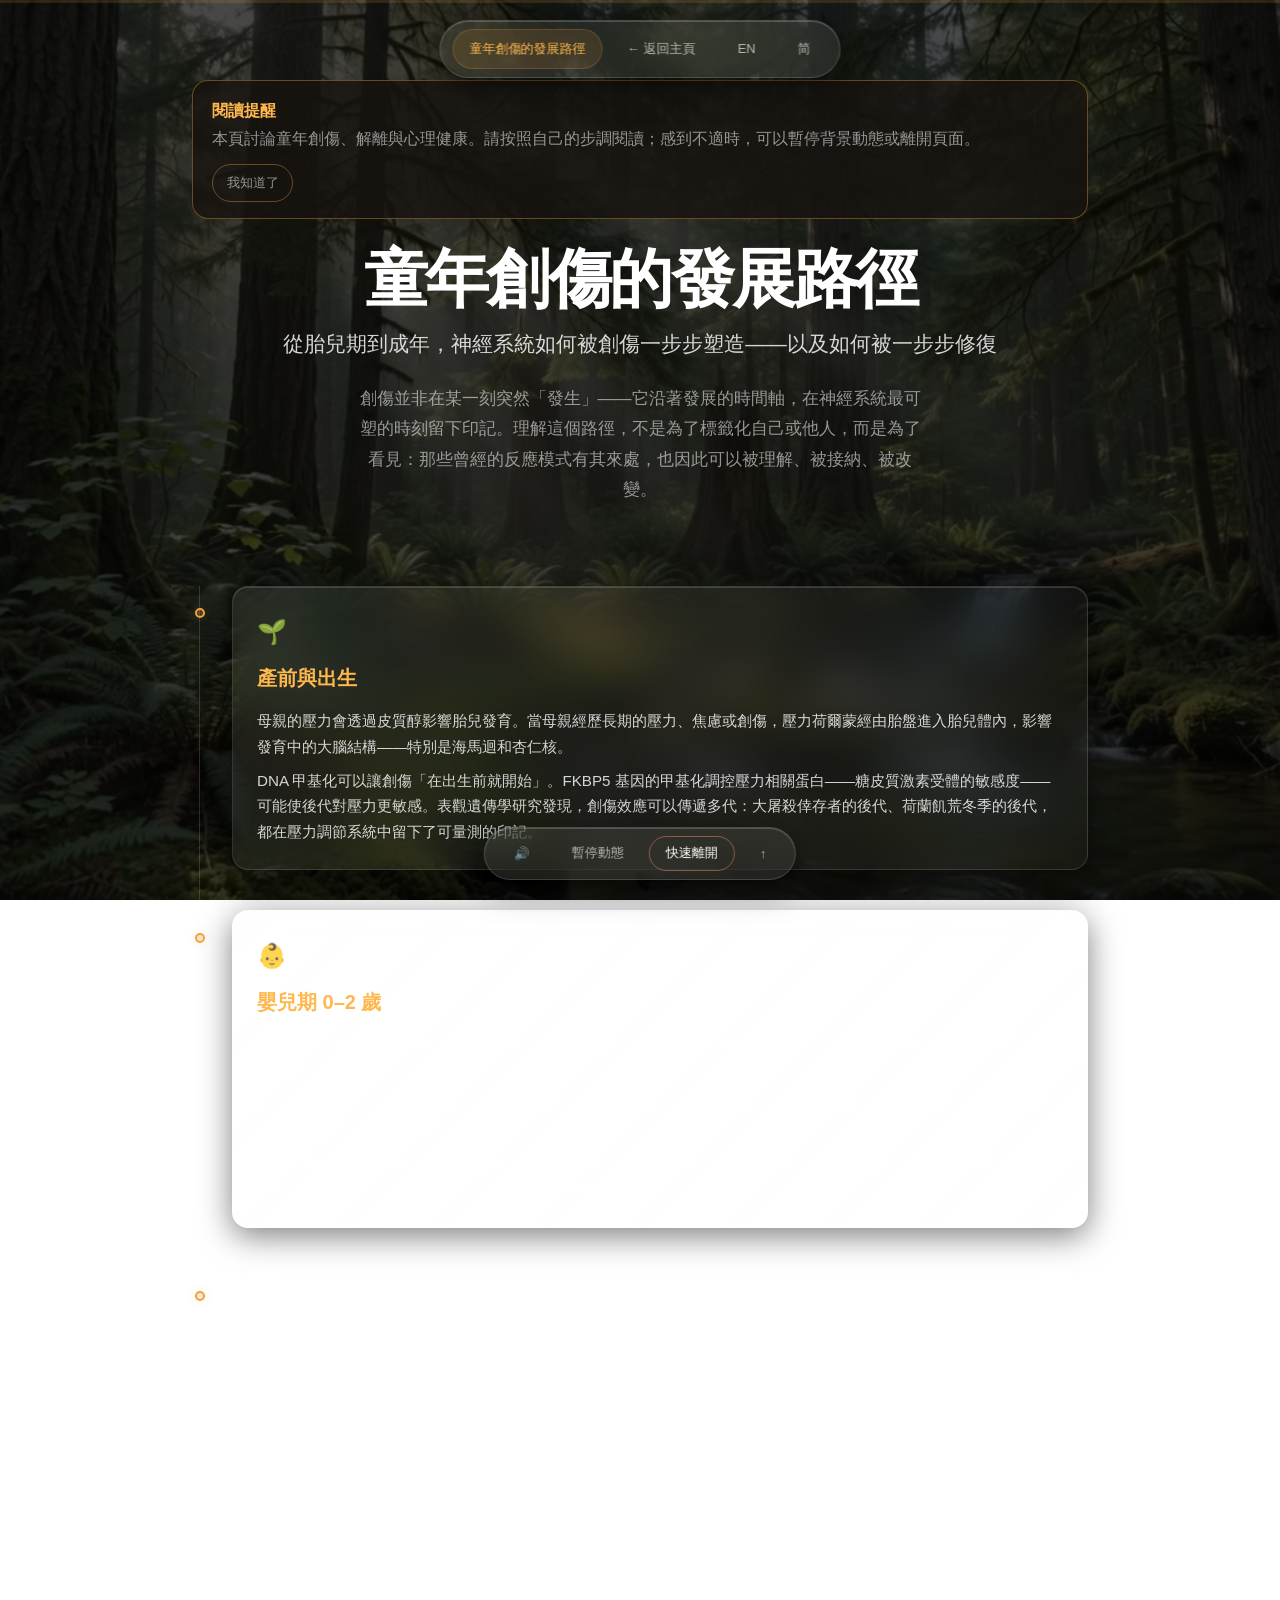
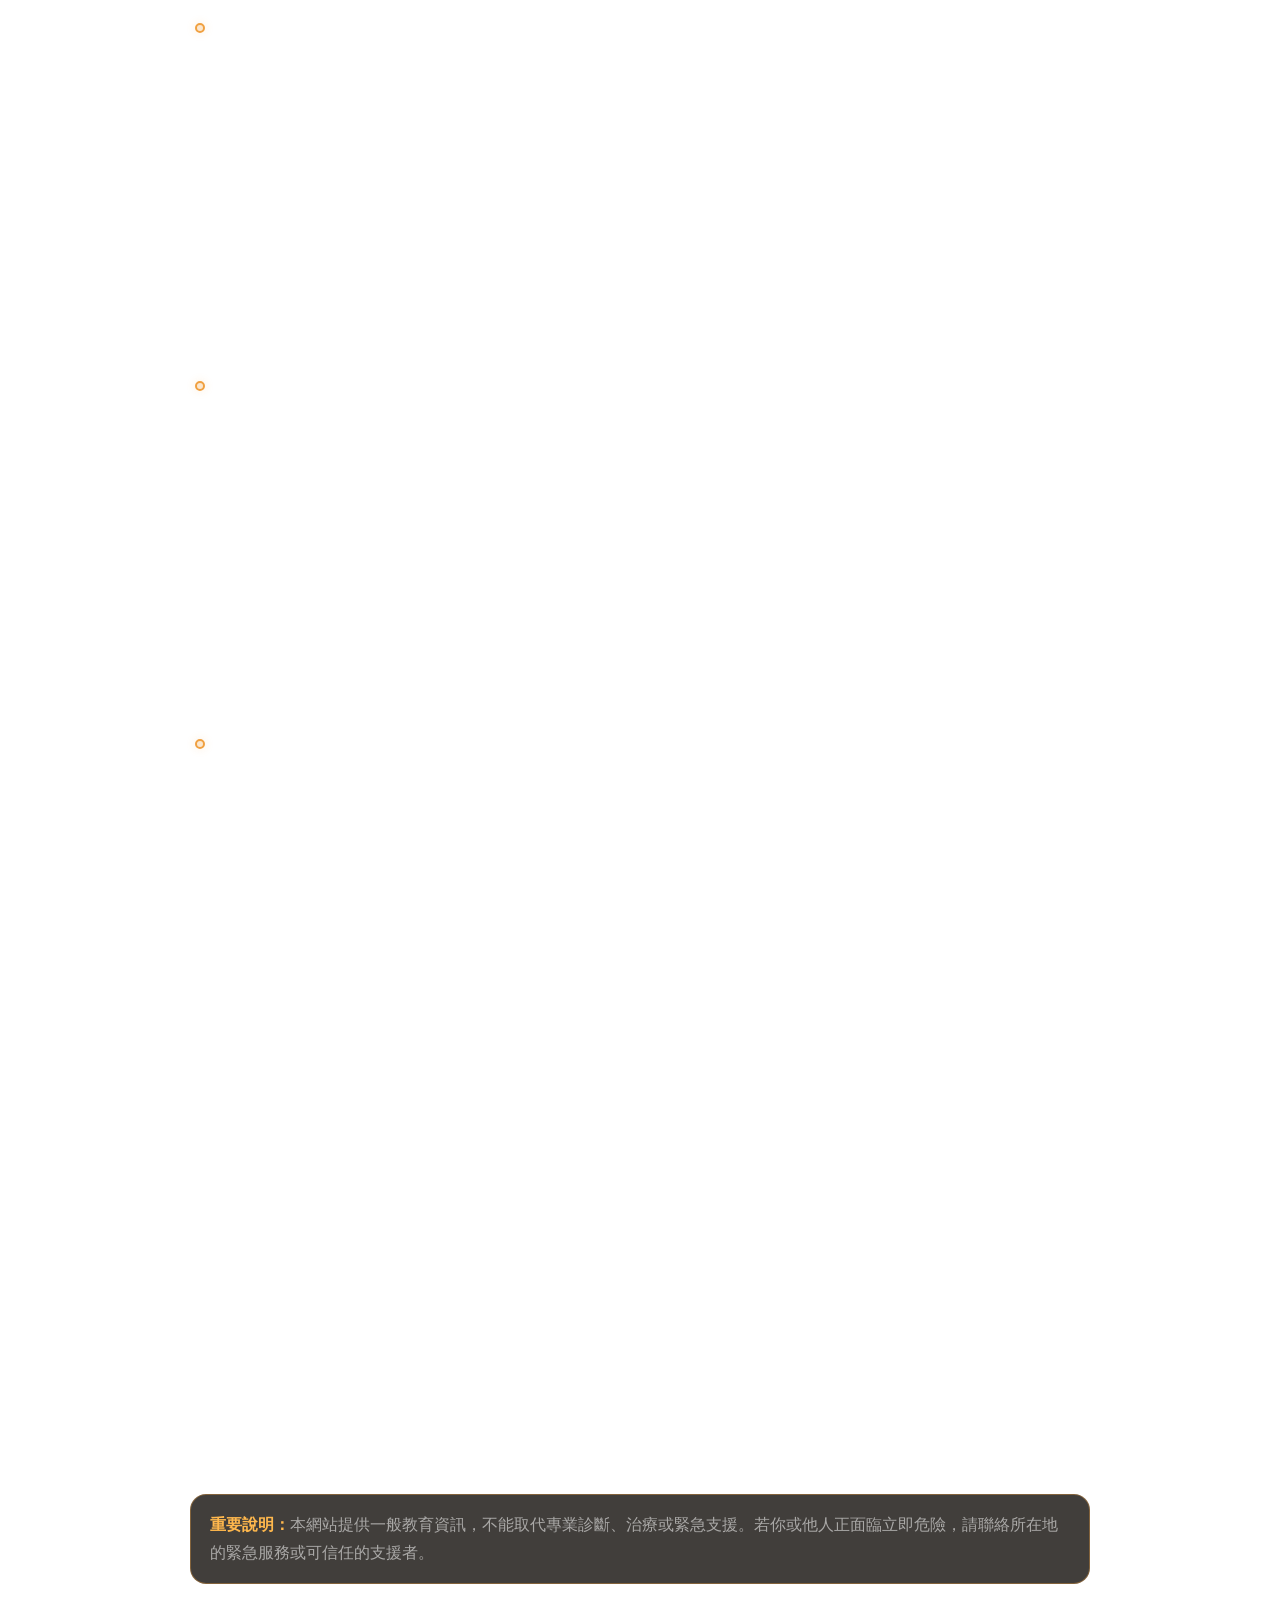
<file: development.html>
<!DOCTYPE html>
<html lang="zh-TW">
<head>
<meta charset="UTF-8">
<meta name="viewport" content="width=device-width, initial-scale=1.0, viewport-fit=cover">
<meta name="description" content="介紹童年創傷從產前至成年可能影響發展的路徑，並以適應與復原為核心。">
<meta name="theme-color" content="#17120d">
<meta name="apple-mobile-web-app-capable" content="yes">
<meta name="apple-mobile-web-app-status-bar-style" content="black-translucent">
<meta name="apple-mobile-web-app-title" content="CPTSD 指南">
<link rel="manifest" href="manifest.json">
<link rel="apple-touch-icon" href="apple-touch-icon.png">
<meta property="og:type" content="article">
<meta property="og:title" content="童年創傷的發展路徑">
<meta property="og:description" content="創傷可能如何影響發展，以及復原為何仍然可能。">
<meta property="og:image" content="https://yuuryou.github.io/childhood-trauma-study/og-image.png">
<link rel="alternate" hreflang="en" href="development-en.html">
<link rel="alternate" hreflang="zh-Hant" href="development.html">
<link rel="alternate" hreflang="zh-Hans" href="development-cn.html">
<link rel="stylesheet" href="site-enhancements.css">
<title>童年創傷的發展路徑 | Developmental Pathways of Childhood Trauma</title>
<style>
/* ============================================
   Liquid Glass — Developmental Timeline
   Dark Theme + Amber Accent
   ============================================ */

*, *::before, *::after { box-sizing: border-box; margin: 0; padding: 0; }

:root {
  --amber: #f0a040;
  --amber-light: #ffb84d;
  --amber-lighter: #ffc973;
  --amber-glow: rgba(240, 160, 64, 0.12);
  --amber-glow-strong: rgba(240, 160, 64, 0.2);
  --amber-border: rgba(240, 160, 64, 0.3);
  --amber-border-hover: rgba(240, 160, 64, 0.5);

  --text-primary: #ffffff;
  --text-body: rgba(255, 255, 255, 0.82);
  --text-secondary: rgba(255, 255, 255, 0.55);
  --text-muted: rgba(255, 255, 255, 0.35);

  --border-subtle: rgba(255, 255, 255, 0.08);
  --border-normal: rgba(255, 255, 255, 0.12);

  --glass-bg-blur: linear-gradient(135deg, rgba(255,255,255,0.08), rgba(255,255,255,0.03));
  --glass-bg-static: rgba(255, 255, 255, 0.04);
  --glass-border: 1px solid rgba(255, 255, 255, 0.12);

  --radius-sm: 12px;
  --radius-md: 16px;
  --radius-lg: 24px;
  --radius-xl: 28px;
  --radius-full: 9999px;

  --ease-standard: cubic-bezier(0.25, 0.1, 0.25, 1);
  --ease-spring: cubic-bezier(0.34, 1.56, 0.64, 1);

  --font-sans: -apple-system, BlinkMacSystemFont, "SF Pro Display", "SF Pro Text", "Helvetica Neue", "PingFang TC", "Microsoft JhengHei", sans-serif;
}

html { scroll-behavior: smooth; font-size: 16px; overflow-x: hidden; background: transparent; min-height: 100vh; }

body {
  font-family: var(--font-sans);
  background: transparent !important;
  color: var(--text-body);
  line-height: 1.75;
  font-weight: 300;
  -webkit-font-smoothing: antialiased;
  position: relative;
  overflow-x: hidden;
  min-height: 100vh;
}

/* ===== Background layers — full-bleed on every viewport ===== */
.bg-image,
.bg-video,
.bg-overlay {
  position: fixed;
  top: 0;
  left: 0;
  width: 100%;
  height: 100%;
  /* Mobile browsers shrink the layout viewport while the URL bar is
     visible; the vh minimum keeps the layer at least as tall as the
     largest viewport state, so it can never fall short of the screen. */
  min-height: 100vh;
  pointer-events: none;
}

/* Static poster layer. Always painted, and the fallback whenever the
   video cannot be shown (unsupported codec, data saver, reduced motion,
   blocked autoplay, hidden by the motion toggle). */
.bg-image {
  z-index: -10000;
  background: #0a0e1a url("background-poster.jpg") center center / cover no-repeat;
}

/* Purely visual, permanently muted video layer. `contain` letterboxed the
   frame on small screens, so the frame now covers the layer instead. */
.bg-video {
  z-index: -9999;
  object-fit: cover;
  object-position: center center;
  opacity: 1;
  filter: brightness(0.45);
  background: transparent;
}

.bg-overlay {
  z-index: -9998;
  background: rgba(0, 0, 0, 0.35);
}

/* Seamless looping forest ambience (wind, leaves, brook, birdsong).
   The video keeps no sound of its own — all audio lives here. */
.bg-audio {
  position: fixed;
  top: 0;
  left: 0;
  width: 1px;
  height: 1px;
  opacity: 0;
  pointer-events: none;
  z-index: -10001;
}

/* Notch / home-indicator safe areas: `viewport-fit=cover` lets the page
   reach the physical edges, and these insets stretch the background stack
   across the areas it would otherwise leave bare. */
@supports (top: env(safe-area-inset-top, 0px)) {
  .bg-image,
  .bg-video,
  .bg-overlay {
    top: calc(0px - env(safe-area-inset-top, 0px));
    left: calc(0px - env(safe-area-inset-left, 0px));
    width: calc(100% + env(safe-area-inset-left, 0px) + env(safe-area-inset-right, 0px));
    height: calc(100% + env(safe-area-inset-top, 0px) + env(safe-area-inset-bottom, 0px));
  }
}

/* Dynamic viewport height (mobile URL bar collapse / expand). */
@supports (height: 100dvh) {
  .bg-image,
  .bg-video,
  .bg-overlay {
    min-height: 100dvh;
  }
}

/* ===== Nav float-in animation ===== */
@keyframes navFloatIn {
  0% {
    opacity: 0;
    transform: translateX(-50%) translateY(-24px);
  }
  60% {
    opacity: 1;
    transform: translateX(-50%) translateY(4px);
  }
  100% {
    opacity: 1;
    transform: translateX(-50%) translateY(0);
  }
}
@keyframes navFloatInBottom {
  0% {
    opacity: 0;
    transform: translateX(-50%) translateY(24px);
  }
  60% {
    opacity: 1;
    transform: translateX(-50%) translateY(-4px);
  }
  100% {
    opacity: 1;
    transform: translateX(-50%) translateY(0);
  }
}


/* ===== Floating Nav — iOS Liquid Glass pill button ===== */
.floating-nav {
  position: fixed;
  top: 20px;
  left: 50%;
  transform: translateX(-50%);
  display: flex;
  gap: 8px;
  z-index: 100;
  padding: 8px 12px;
  background: rgba(255, 255, 255, 0.08);
  backdrop-filter: blur(20px) saturate(160%);
  -webkit-backdrop-filter: blur(20px) saturate(160%);
  border: 1px solid rgba(255, 255, 255, 0.15);
  border-radius: 9999px;
  box-shadow: 
    0 8px 32px rgba(0, 0, 0, 0.5),
    inset 0 1px 0 rgba(255, 255, 255, 0.18);
  animation: navFloatIn 0.8s cubic-bezier(0.34, 1.56, 0.64, 1) both;
  animation-delay: 0.2s;
}

.nav-pill {
  display: flex;
  align-items: center;
  justify-content: center;
  padding: 8px 16px;
  font-size: 0.8rem;
  font-weight: 500;
  color: rgba(255, 255, 255, 0.65);
  text-decoration: none;
  white-space: nowrap;
  border-radius: 9999px;
  background: transparent;
  border: 1px solid transparent;
  transition: 
    color 0.2s ease,
    background 0.25s ease,
    border-color 0.25s ease,
    transform 0.15s cubic-bezier(0.34, 1.56, 0.64, 1);
}

.nav-pill:hover {
  color: #ffffff;
  background: rgba(255, 255, 255, 0.1);
  border-color: rgba(240, 160, 64, 0.3);
  transform: scale(1.05);
}

.nav-pill:active {
  transform: scale(0.95);
}

.nav-title {
  display: flex;
  align-items: center;
  font-size: 0.8rem;
  font-weight: 500;
  color: var(--amber-light);
  white-space: nowrap;
  padding: 8px 16px;
  background: rgba(240, 160, 64, 0.12);
  border: 1px solid rgba(240, 160, 64, 0.2);
  border-radius: 9999px;
  letter-spacing: -0.01em;
}

/* ===== Main ===== */
.main {
  max-width: 48rem;
  margin: 0 auto;
  padding: 4rem 2rem 8rem 2rem;
  position: relative;
  z-index: 1;
}

/* ===== Hero ===== */
.hero {
  text-align: center;
  margin-bottom: 5rem;
}

.hero h1 {
  font-size: clamp(2.5rem, 6vw, 4rem);
  font-weight: 700;
  letter-spacing: -0.04em;
  color: var(--text-primary);
  margin-bottom: 0.75rem;
  line-height: 1.15;
}

.hero .subtitle {
  font-size: clamp(1.05rem, 2.5vw, 1.3rem);
  color: var(--text-body);
  font-weight: 400;
  margin-bottom: 1.5rem;
  line-height: 1.5;
}

.hero .intro {
  font-size: 1.0625rem;
  color: var(--text-secondary);
  max-width: 36rem;
  margin: 0 auto;
  line-height: 1.8;
}

/* ===== Timeline ===== */
.timeline {
  position: relative;
  padding-left: 2.5rem;
}

/* Vertical line */
.timeline::before {
  content: '';
  position: absolute;
  top: 0;
  left: 7px;
  width: 1px;
  height: 100%;
  background: rgba(255, 255, 255, 0.15);
}

/* Stage wrapper */
.timeline-stage {
  position: relative;
  margin-bottom: 2.5rem;
}

/* Dot */
.timeline-dot {
  position: absolute;
  left: calc(-2.5rem + 3px);
  top: 1.4rem;
  width: 10px;
  height: 10px;
  border-radius: 50%;
  background: rgba(240, 160, 64, 0.25);
  border: 2px solid var(--amber);
  box-shadow: 0 0 10px rgba(240, 160, 64, 0.2);
  z-index: 1;
}

/* Card */
.timeline-card {
  background: linear-gradient(135deg, rgba(255,255,255,0.08), rgba(255,255,255,0.03));
  backdrop-filter: blur(20px) saturate(160%);
  -webkit-backdrop-filter: blur(20px) saturate(160%);
  border: 1px solid rgba(255, 255, 255, 0.12);
  border-radius: 16px;
  padding: 1.5rem;
  box-shadow: 0 8px 32px rgba(0,0,0,0.5), inset 0 1px 0 rgba(255,255,255,0.15);
  transition: transform 0.2s cubic-bezier(0.34, 1.56, 0.64, 1), box-shadow 0.3s ease, border-color 0.3s ease;
}

.timeline-card:hover {
  transform: translateY(-2px);
  border-color: var(--amber-border);
  box-shadow: 0 12px 40px rgba(0,0,0,0.55), inset 0 1px 0 rgba(255,255,255,0.15);
}

.timeline-card .stage-icon {
  font-size: 1.5rem;
  margin-bottom: 0.5rem;
  display: block;
}

.timeline-card h3 {
  font-size: 1.25rem;
  font-weight: 600;
  color: var(--amber-light);
  margin-bottom: 0.75rem;
}

.timeline-card p {
  font-size: 0.95rem;
  color: var(--text-body);
  margin-bottom: 0.5rem;
  line-height: 1.7;
}

.timeline-card p:last-child { margin-bottom: 0; }

/* ===== Conclusion Card ===== */
.conclusion {
  background: linear-gradient(135deg, rgba(255,255,255,0.08), rgba(255,255,255,0.03));
  backdrop-filter: blur(20px) saturate(160%);
  -webkit-backdrop-filter: blur(20px) saturate(160%);
  border: 1px solid rgba(255, 255, 255, 0.12);
  border-radius: 24px;
  padding: 2.5rem;
  text-align: center;
  margin-top: 3rem;
  box-shadow: 0 8px 32px rgba(0,0,0,0.5), inset 0 1px 0 rgba(255,255,255,0.15);
}

.conclusion p {
  font-size: 1.15rem;
  color: var(--text-body);
  line-height: 1.8;
  margin-bottom: 1.5rem;
}

.conclusion .back-link {
  display: inline-block;
  color: var(--amber-light);
  text-decoration: none;
  font-weight: 500;
  padding: 0.625rem 1.5rem;
  border: 1px solid var(--amber-border);
  border-radius: 9999px;
  transition: background 0.2s, transform 0.2s;
}

.conclusion .back-link:hover {
  background: rgba(240, 160, 64, 0.1);
  transform: scale(1.04);
}

/* ===== Footer ===== */
.site-footer {
  max-width: 48rem;
  margin: 0 auto;
  padding: 2.5rem 2rem;
  text-align: center;
  border-top: 1px solid rgba(255, 255, 255, 0.08);
  position: relative;
  z-index: 1;
}
.site-footer p {
  color: var(--text-muted);
  font-size: 0.82rem;
  margin-bottom: 0.4rem;
}

/* ===== Animation ===== */
@keyframes fadeInUp {
  from { opacity: 0; transform: translateY(20px); }
  to   { opacity: 1; transform: translateY(0); }
}

.hero { animation: fadeInUp 0.6s ease both; }
.timeline-stage:nth-child(1) .timeline-card { animation: fadeInUp 0.6s ease both 0.1s; }
.timeline-stage:nth-child(2) .timeline-card { animation: fadeInUp 0.6s ease both 0.18s; }
.timeline-stage:nth-child(3) .timeline-card { animation: fadeInUp 0.6s ease both 0.26s; }
.timeline-stage:nth-child(4) .timeline-card { animation: fadeInUp 0.6s ease both 0.34s; }
.timeline-stage:nth-child(5) .timeline-card { animation: fadeInUp 0.6s ease both 0.42s; }
.timeline-stage:nth-child(6) .timeline-card { animation: fadeInUp 0.6s ease both 0.50s; }
.conclusion { animation: fadeInUp 0.6s ease both 0.58s; }

/* ===== Responsive ===== */
@media (min-width: 1400px) {
  .main { max-width: 82rem; }
}
@media (min-width: 1200px) and (max-width: 1399px) {
  .main { max-width: 60rem; }
}
@media (max-width: 768px) {
  .main { padding: 4.5rem 1rem 7rem 1rem; max-width: 100%; }
  .hero { margin-bottom: 3rem; }
  .hero h1 { font-size: clamp(1.8rem, 8vw, 2.5rem); }
  .timeline { padding-left: 2rem; }
  .timeline-dot { left: calc(-2rem + 3px); }
  .floating-nav { padding: 6px 10px; gap: 2px; }
  .nav-pill { font-size: 0.68rem; padding: 6px 10px; }
  .nav-title { font-size: 0.68rem; padding: 6px 10px; }
}

@media (max-width: 480px) {
  .main { padding: 1.5rem 0.5rem 6rem 0.5rem; }
  .timeline { padding-left: 1.75rem; }
  .timeline-dot { left: calc(-1.75rem + 3px); top: 1.1rem; width: 8px; height: 8px; }
  .timeline-card { padding: 1.25rem; }
  .conclusion { padding: 1.5rem; }
  .floating-nav { padding: 5px 8px; gap: 1px; }
  .nav-pill { font-size: 0.62rem; padding: 5px 8px; }
  .nav-title { font-size: 0.62rem; padding: 5px 8px; }
}

/* ===== Accessibility ===== */
@media (prefers-reduced-motion: reduce) {
  .bg-video { display: none; }
  .bg-overlay { display: none; }
  body { background: #0a0e1a; }
  * { animation: none !important; transition: none !important; }
}

@media (prefers-reduced-transparency: reduce) {
  .timeline-card, .conclusion, .floating-nav {
    background: rgba(20, 20, 35, 0.95);
    backdrop-filter: none;
    -webkit-backdrop-filter: none;
  }
}

/* ===== Print ===== */
@media print {
  body::before, .floating-nav, .care-controls { display: none !important; }
  body { background: #fff; color: #1a1a2e; }
  .main { padding-top: 3rem; }
  .timeline-card, .conclusion, .medical-note {
    background: #f8f8fa; backdrop-filter: none; -webkit-backdrop-filter: none;
    border: 1px solid #ddd; box-shadow: none; break-inside: avoid;
  }
  .timeline-dot { background: #c87a28; border-color: #c87a28; }
  .site-footer { border-color: #ddd; }
}
</style>
<link rel="preload" href="site-enhancements.css" as="style">
<link rel="preload" href="site-enhancements.js" as="script">
<link rel="preload" href="background-poster.jpg" as="image">
<script type="application/ld+json">
{
  "@context": "https://schema.org",
  "@type": "MedicalWebPage",
  "name": "童年創傷的發展路徑",
  "description": "介紹童年創傷從產前至成年可能影響發展的路徑，並以適應與復原為核心。",
  "url": "https://yuuryou.github.io/childhood-trauma-study/development.html",
  "inLanguage": "zh-Hant",
  "about": { "@type": "MedicalCondition", "name": "Complex Post-Traumatic Stress Disorder", "alternateName": "CPTSD" },
  "isPartOf": { "@type": "WebSite", "name": "CPTSD — 理解童年創傷", "url": "https://yuuryou.github.io/childhood-trauma-study/" }
}
</script>
</head>
<body>

<div class="bg-image" aria-hidden="true"></div>
<video class="bg-video" autoplay loop playsinline muted preload="auto" poster="background-poster.jpg" aria-hidden="true">
  <source src="background.mp4" type="video/mp4">
</video>
<audio class="bg-audio" autoplay loop muted preload="auto" aria-hidden="true">
  <source src="forest-ambience.mp3" type="audio/mpeg">
</audio>
<div class="bg-overlay"></div>

<!-- Floating Nav -->
<nav class="floating-nav" aria-label="頁面導航">
  <span class="nav-title">童年創傷的發展路徑</span>
  <a href="CPTSD childhood trauma.html" class="nav-pill">← 返回主頁</a>
  <button class="nav-pill mute-btn" type="button" onclick="toggleMute()" aria-label="背景音效已靜音" aria-pressed="false" title="背景音效已靜音">&#x1F507;</button>
  <a href="development-en.html" class="nav-pill lang-switch" title="English version">EN</a>
  <a href="development-cn.html" class="nav-pill lang-switch" title="简体版">简</a>
</nav>

<!-- Main Content -->
<div class="main">

  <!-- Hero -->
  <div class="hero">
    <h1>童年創傷的發展路徑</h1>
    <p class="subtitle">從胎兒期到成年，神經系統如何被創傷一步步塑造——以及如何被一步步修復</p>
    <p class="intro">
      創傷並非在某一刻突然「發生」——它沿著發展的時間軸，在神經系統最可塑的時刻留下印記。理解這個路徑，不是為了標籤化自己或他人，而是為了看見：那些曾經的反應模式有其來處，也因此可以被理解、被接納、被改變。
    </p>
  </div>

  <!-- Timeline -->
  <div class="timeline">

    <!-- Stage 1: Prenatal & Birth -->
    <div class="timeline-stage">
      <div class="timeline-dot"></div>
      <div class="timeline-card">
        <span class="stage-icon">🌱</span>
        <h3>產前與出生</h3>
        <p>母親的壓力會透過皮質醇影響胎兒發育。當母親經歷長期的壓力、焦慮或創傷，壓力荷爾蒙經由胎盤進入胎兒體內，影響發育中的大腦結構——特別是海馬迴和杏仁核。</p>
        <p>DNA 甲基化可以讓創傷「在出生前就開始」。FKBP5 基因的甲基化調控壓力相關蛋白——糖皮質激素受體的敏感度——可能使後代對壓力更敏感。表觀遺傳學研究發現，創傷效應可以傳遞多代：大屠殺倖存者的後代、荷蘭飢荒冬季的後代，都在壓力調節系統中留下了可量測的印記。</p>
      </div>
    </div>

    <!-- Stage 2: Infancy 0-2 -->
    <div class="timeline-stage">
      <div class="timeline-dot"></div>
      <div class="timeline-card">
        <span class="stage-icon">👶</span>
        <h3>嬰兒期 0–2 歲</h3>
        <p>主要任務：建立「這個世界是否安全」的核心信念。嬰兒透過每一次的餵養、安撫、眼神接觸，在神經系統中建立對世界的預設模式。</p>
        <p>安全型、迴避型、矛盾型、紊亂型——四種依戀模式在此形成。紊亂型依戀（既想靠近又害怕）發生在照顧者本身是威脅來源時，是日後解離症狀的早期預測因子。</p>
        <p>嬰兒的神經系統即時掃描照顧者的臉孔、聲音、心跳——Porges 稱此為「神經覺」（Neuroception）。這不是意識層面的判斷，而是神經系統在古老層次上持續進行的安全/危險評估。</p>
      </div>
    </div>

    <!-- Stage 3: Toddler 2-6 -->
    <div class="timeline-stage">
      <div class="timeline-dot"></div>
      <div class="timeline-card">
        <span class="stage-icon">🧒</span>
        <h3>幼兒期 2–6 歲</h3>
        <p>右腦優先發展期——情緒、身體感覺、面孔辨識在此刻形成。這是大腦中情感和身體地圖的主要建構時期。</p>
        <p>壓力過高時，身體進入 4F 防禦模式：戰（Fight）、逃（Flight）、凍結（Freeze）、討好（Fawn）。自律神經系統的三個層級——腹側安全、交感防禦、背側關閉——在此期間建立基線。</p>
        <p>持續的威脅會讓神經系統長期停留在防禦狀態。一個原本應該用來應對短期危險的系統，被迫長期在「開」的狀態下運轉——這是 CPTSD 中慢性過度警覺的生理根源。</p>
      </div>
    </div>

    <!-- Stage 4: School Age 6-12 -->
    <div class="timeline-stage">
      <div class="timeline-dot"></div>
      <div class="timeline-card">
        <span class="stage-icon">📚</span>
        <h3>學齡期 6–12 歲</h3>
        <p>開始接觸家庭外的環境——學校、同儕。這是社會比較和自我評價開始形成的時期。</p>
        <p>內在批判者成形：孩子將照顧者的批評內化為自己的聲音。Pete Walker 指出，為了維持對照顧者的依戀（生存所必需），孩子選擇責怪自己而非照顧者——「是我不好，所以他們才這樣對我。」這在童年是適應性的，但在成年後成為自我攻擊的根源。</p>
        <p>ACE 童年不良經歷研究發現，10 類創傷性經歷與數十年後心臟病、癌症、自殺風險有直接的劑量效應關係。但正向經驗（PACEs）和至少一個安全成年人可以大幅減緩創傷影響——療癒的種子在此時就可以種下。</p>
      </div>
    </div>

    <!-- Stage 5: Adolescence 12-18 -->
    <div class="timeline-stage">
      <div class="timeline-dot"></div>
      <div class="timeline-card">
        <span class="stage-icon">🧑</span>
        <h3>青春期 12–18 歲</h3>
        <p>荷爾蒙劇變加上前額葉尚未成熟——這本身就是一場神經系統的風暴。對童年有創傷的青少年來說，原有的調節困難在此時被放大。</p>
        <p>CPTSD 的 DSO 症狀——情感調節困難、負面自我概念、人際困擾——開始明顯浮現。身份認同發展受阻，「我是誰」變得模糊，因為自我感從未在安全的環境中被清晰鏡映。</p>
        <p>但這也是希望的時期：自我關懷（Self-Compassion）可在這個時期成為保護因子。Kristin Neff 的研究顯示，對自己溫和的能力可以預測創傷後的復原軌跡。</p>
      </div>
    </div>

    <!-- Stage 6: Adulthood 18+ -->
    <div class="timeline-stage">
      <div class="timeline-dot"></div>
      <div class="timeline-card">
        <span class="stage-icon">🌅</span>
        <h3>成年期 18 歲以上</h3>
        <p>童年創傷的累積效應在成年後全面呈現。情緒閃回、解離、關係困難、身體症狀——這些不是「新的問題」，而是從未真正被處理的舊傷在不同的生命階段重新浮現。</p>
        <p>但這不是終點。神經可塑性終生存在——大腦有能力重組。海馬迴可以再生，杏仁核的過度反應可以被調節，前額葉對邊緣系統的調控可以被重建。</p>
        <p>安全關係加上有效治療加上自我再撫育——等於真正的修復。療癒不需要完美，不需要「完全復原」。它只是意味著：你不再被過去的模式綁架，你可以選擇新的回應方式。</p>
      </div>
    </div>

  </div><!-- /.timeline -->

  <!-- Conclusion -->
  <div class="conclusion">
    <p>傷害不是你的錯，修復是你的權利。</p>
    <p style="font-size: 0.95rem; color: var(--text-secondary);">神經系統在每一個發展階段都可能受傷，也在每一個階段都可能修復。你的大腦、你的身體、你的自我——都不是靜止的。它們一直在等待一個安全的機會，重新校準，重新生長。</p>
    <a class="back-link" href="CPTSD childhood trauma.html">← 返回主頁：CPTSD 的理解與療癒</a>
  </div>

</div><!-- /.main -->

<!-- Footer -->
<footer class="site-footer">
  <p>童年創傷的發展路徑</p>
  <p>&copy; 2026 Personal Educational Use &mdash; For reference only; not a substitute for clinical advice</p>
</footer>

<script src="site-enhancements.js"></script>
</body>
</html>
</file>
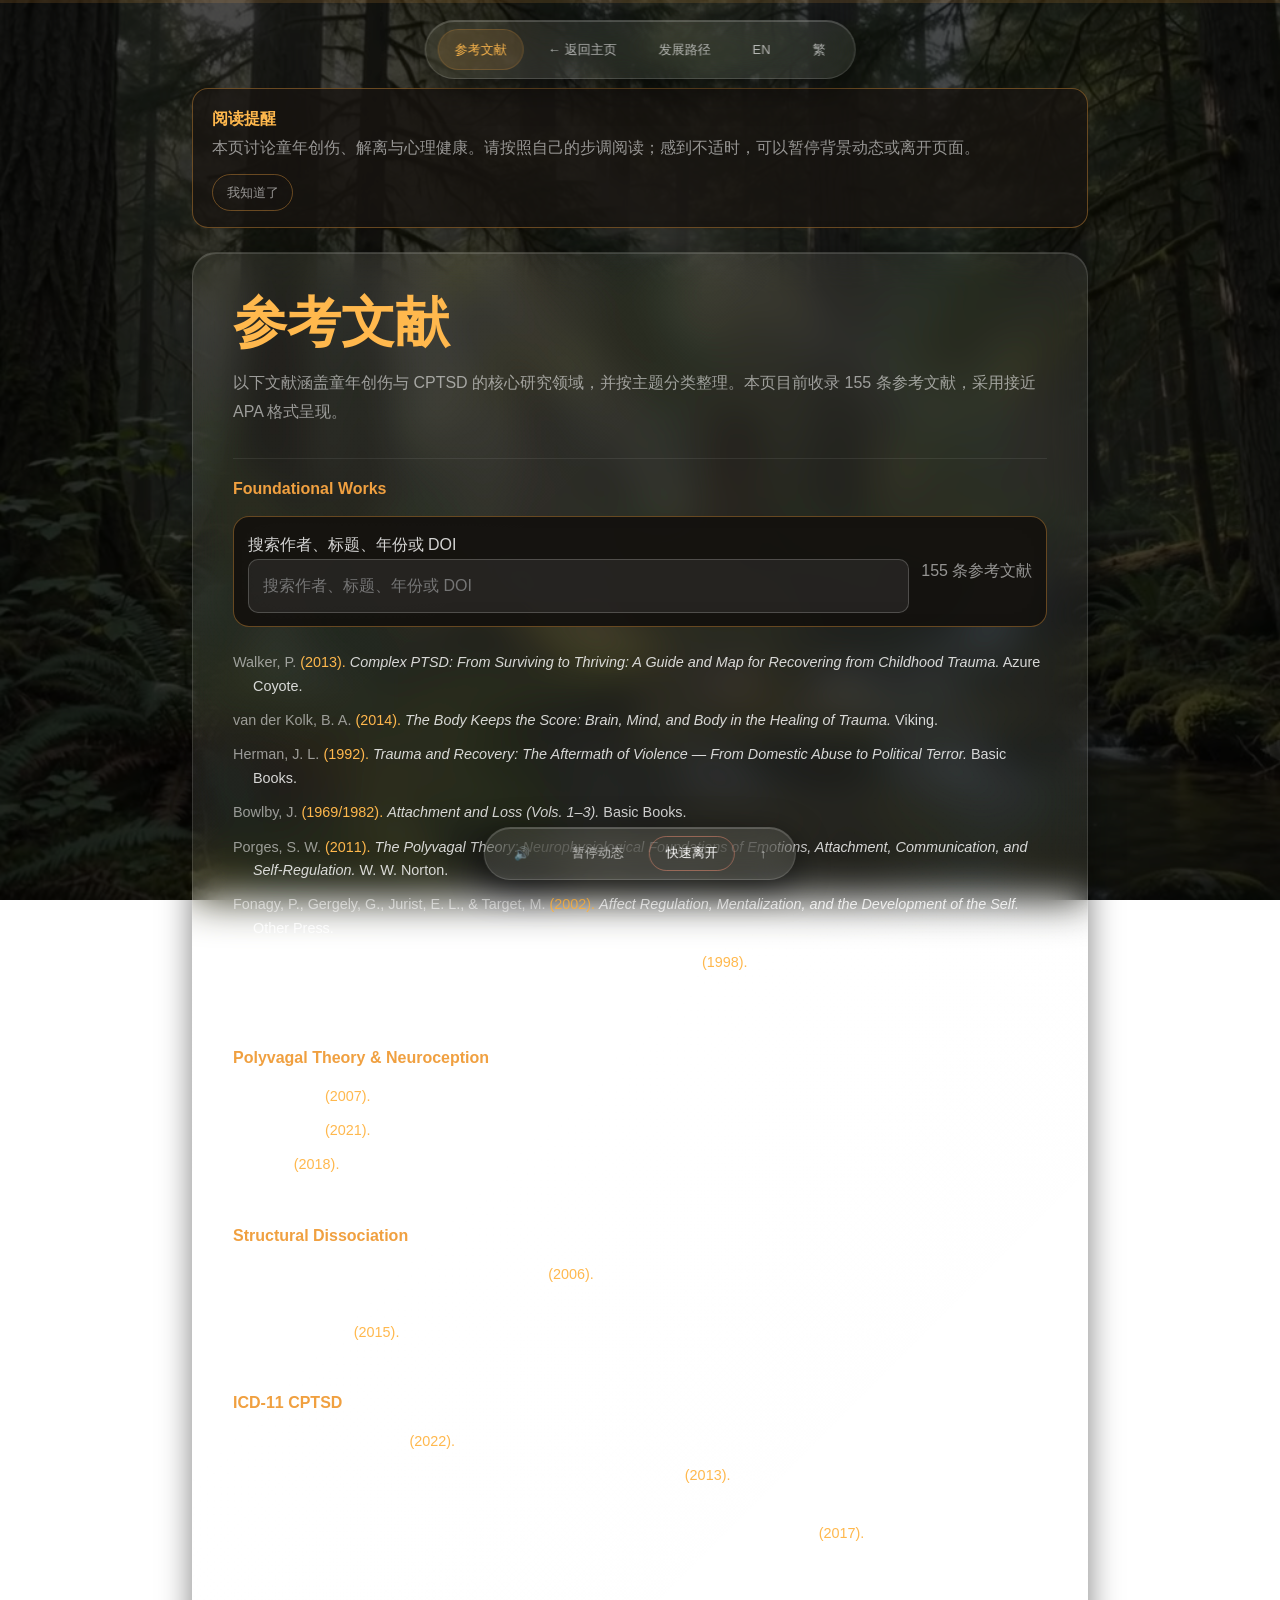
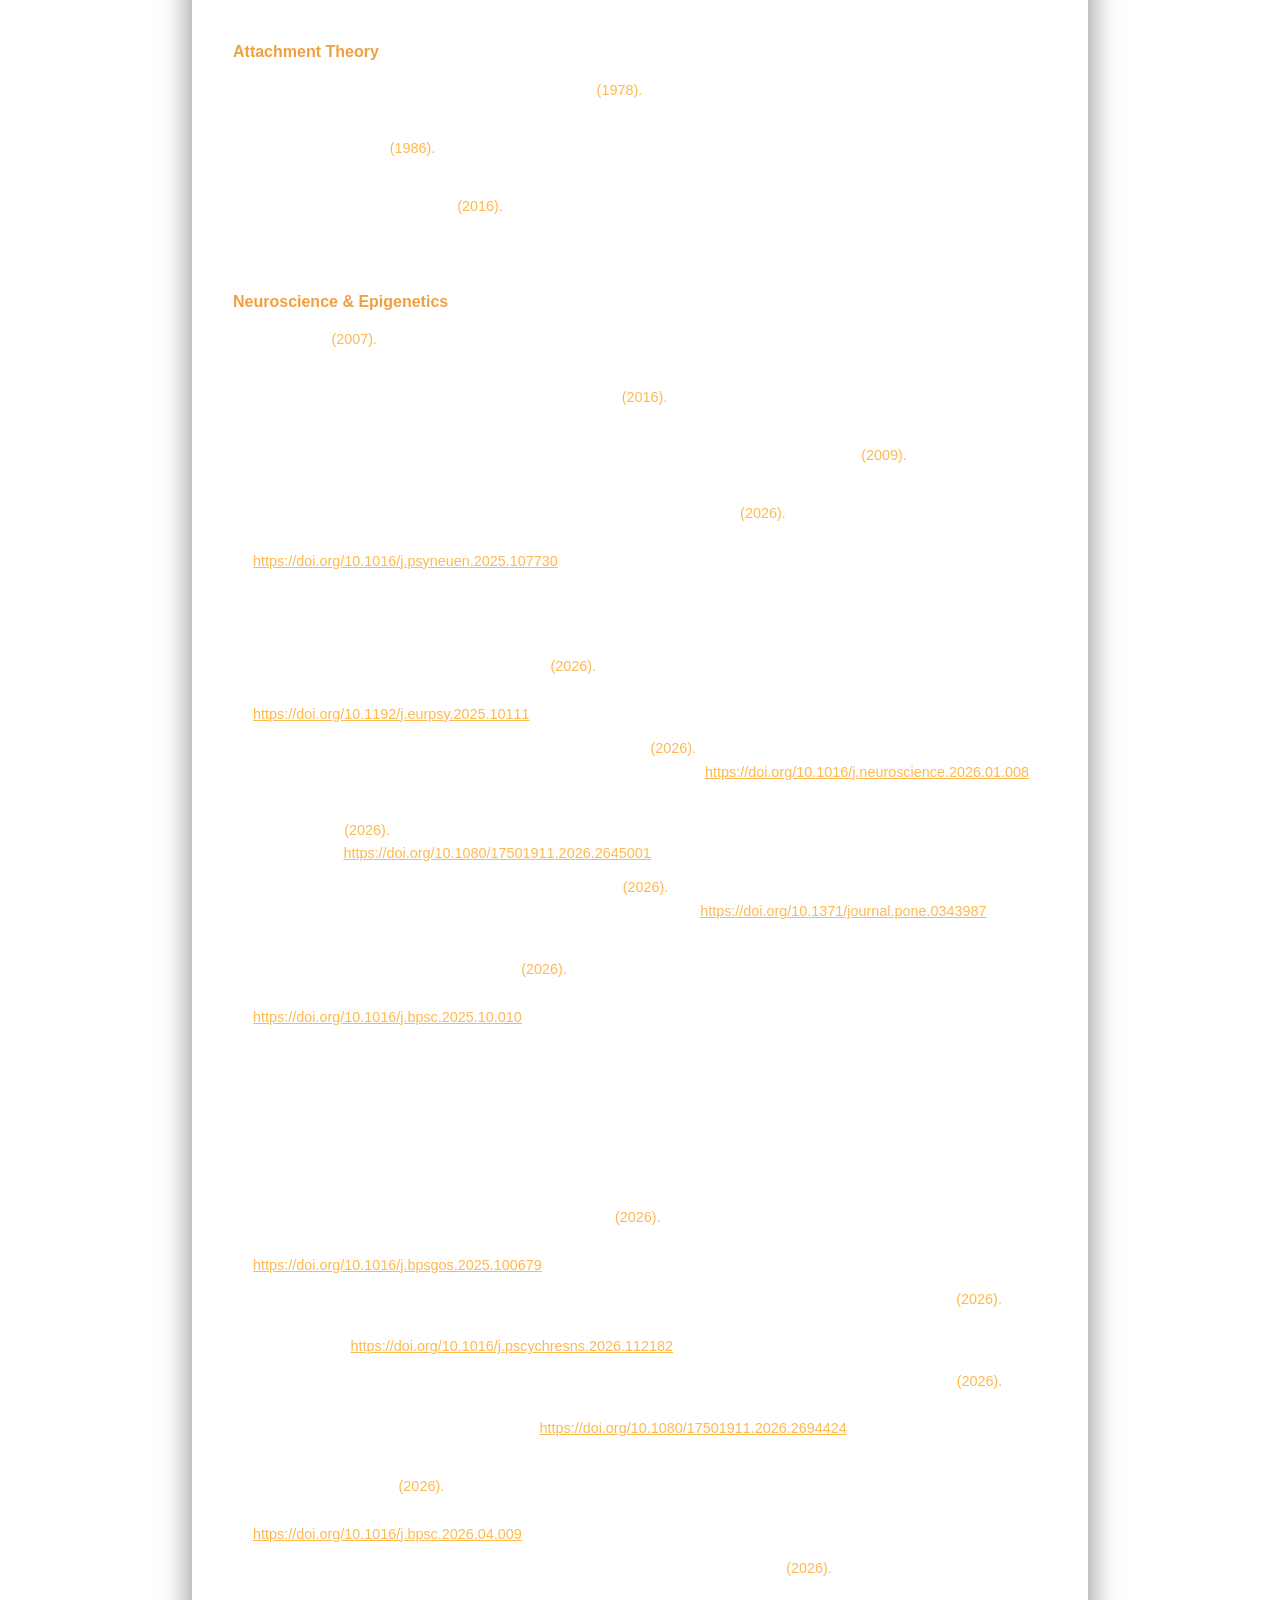
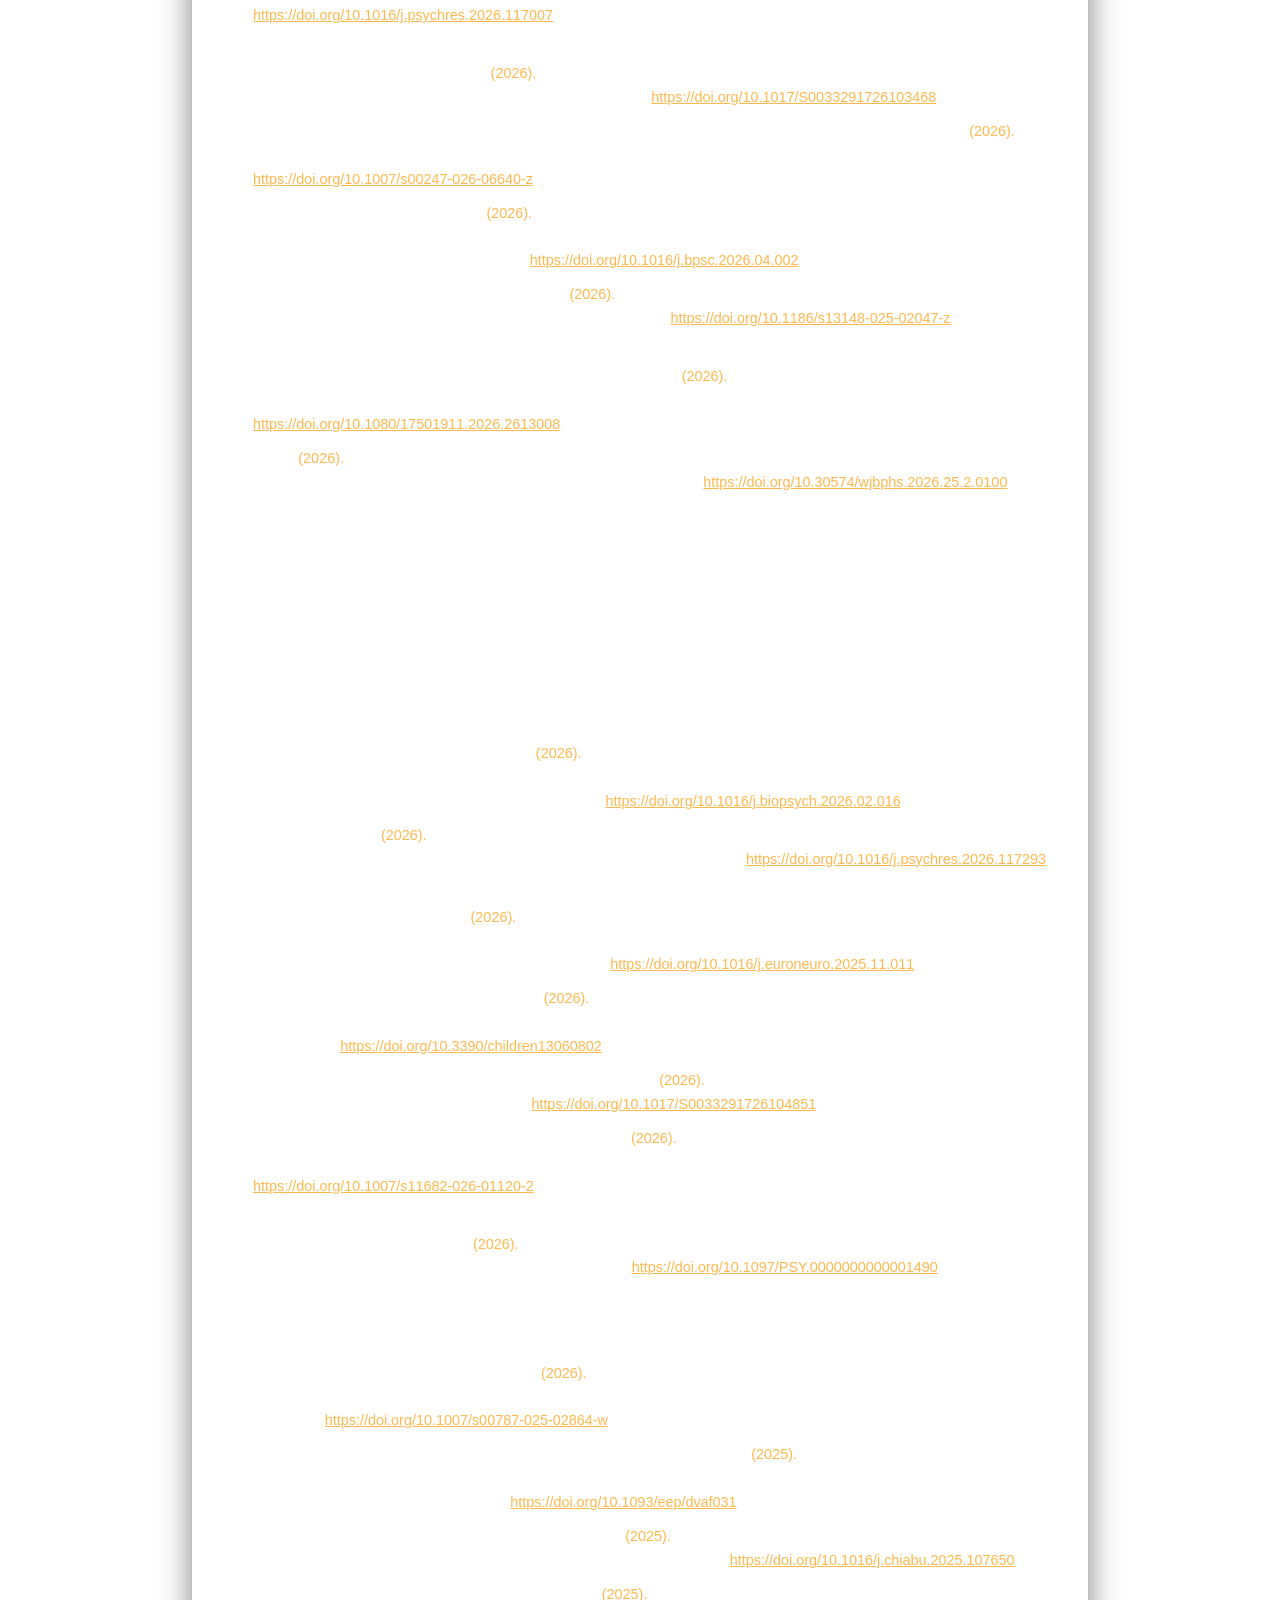
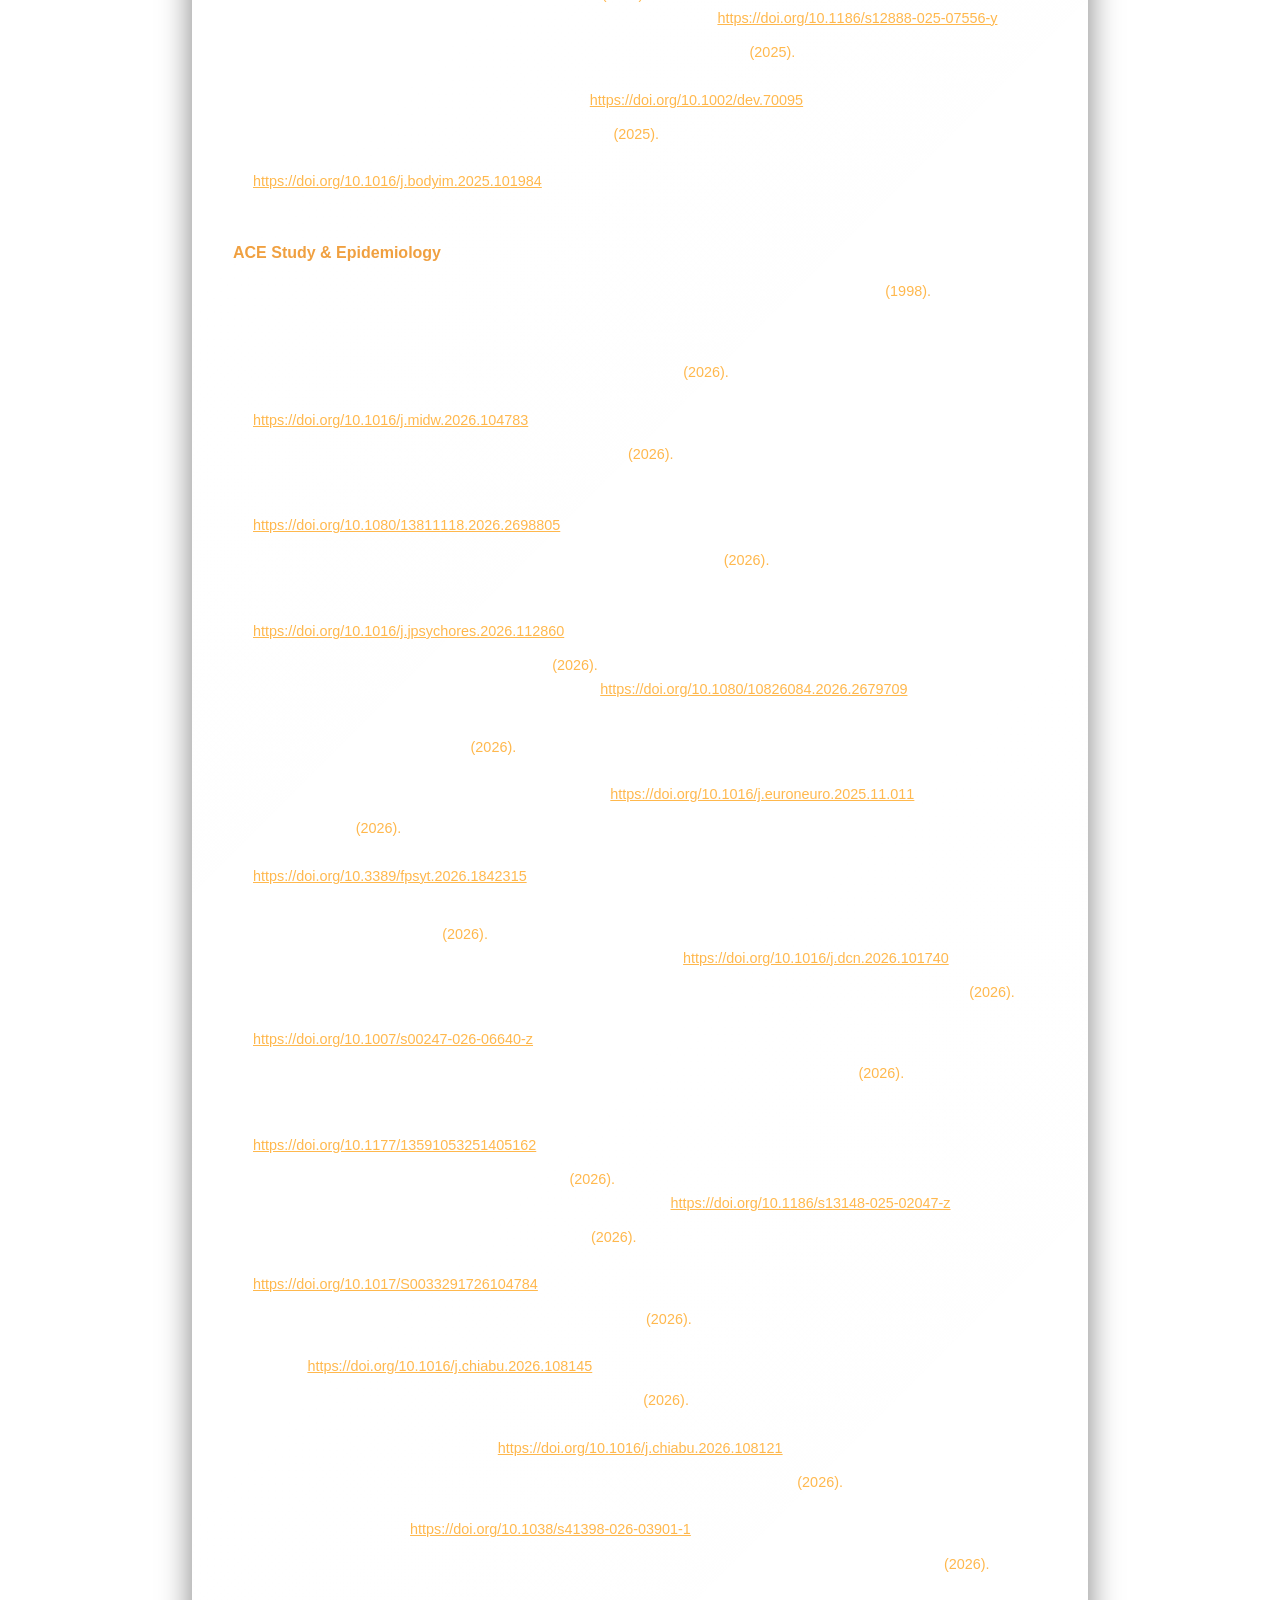
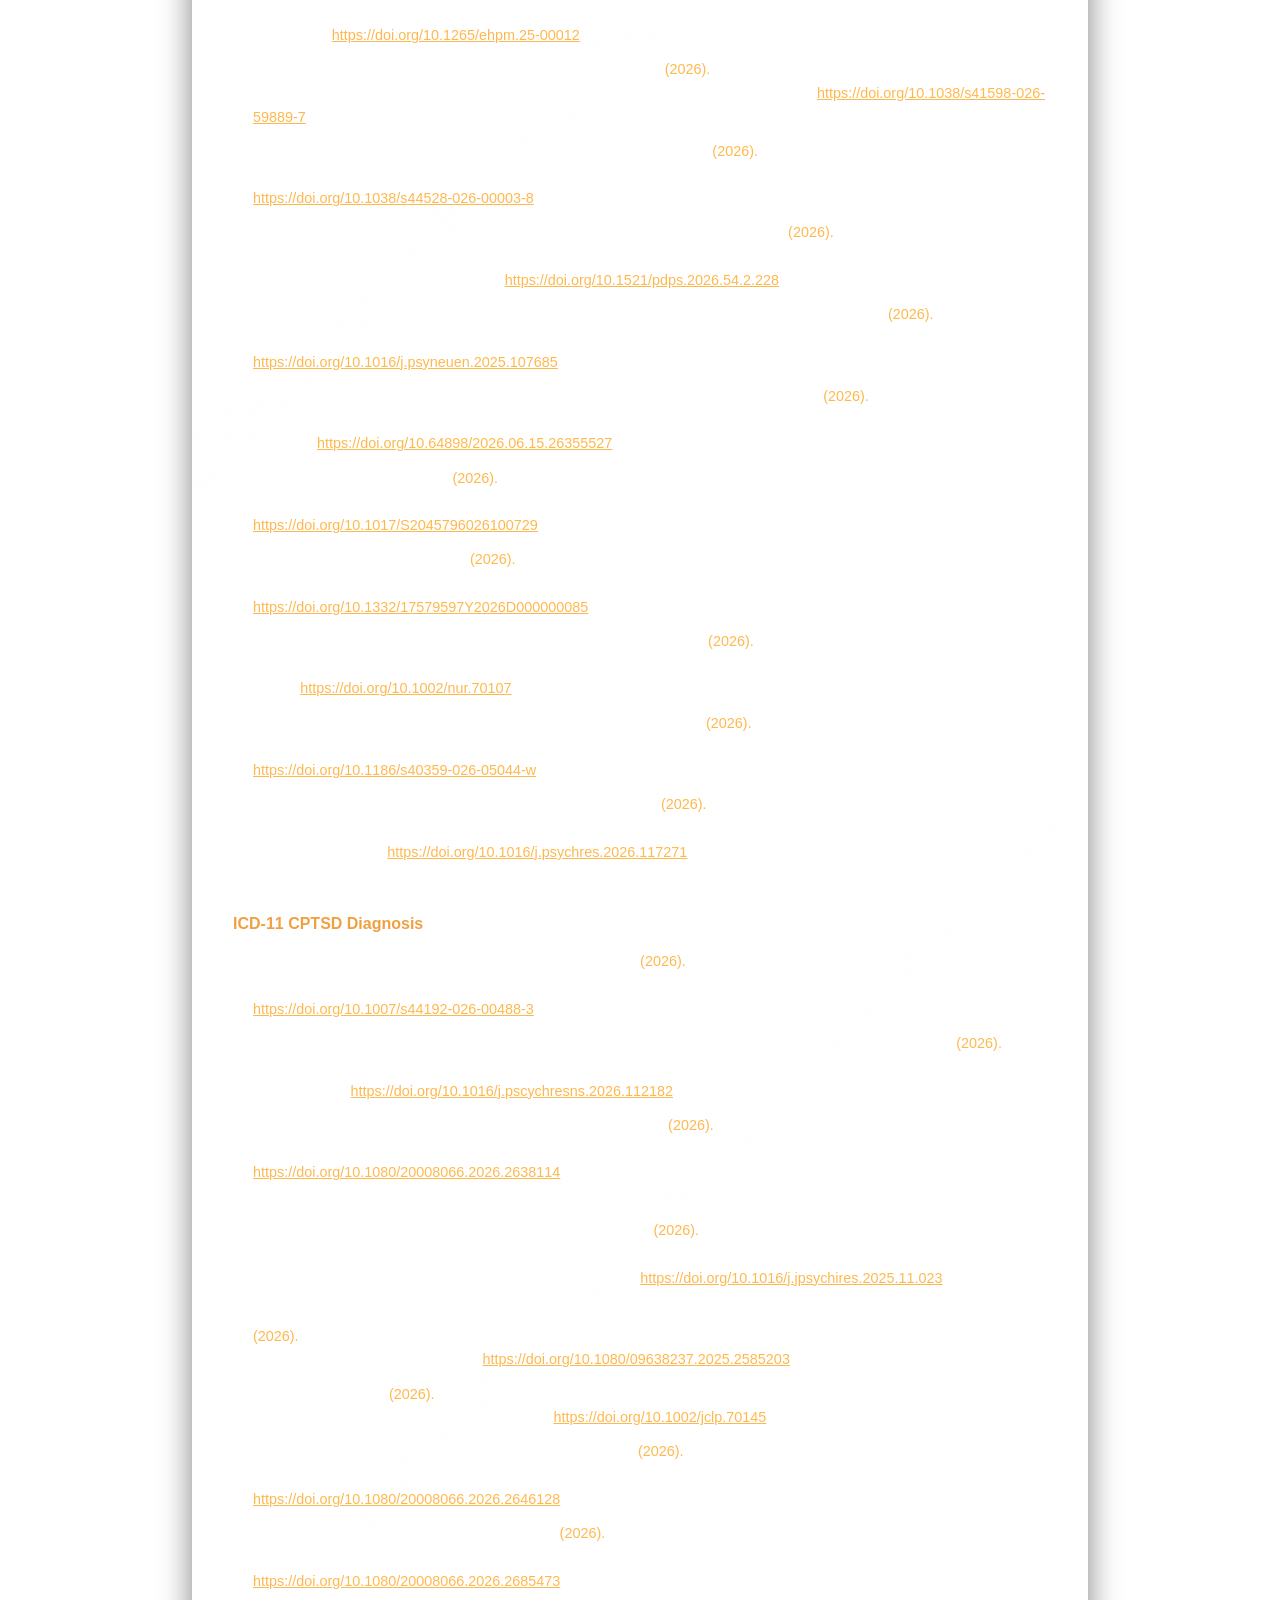
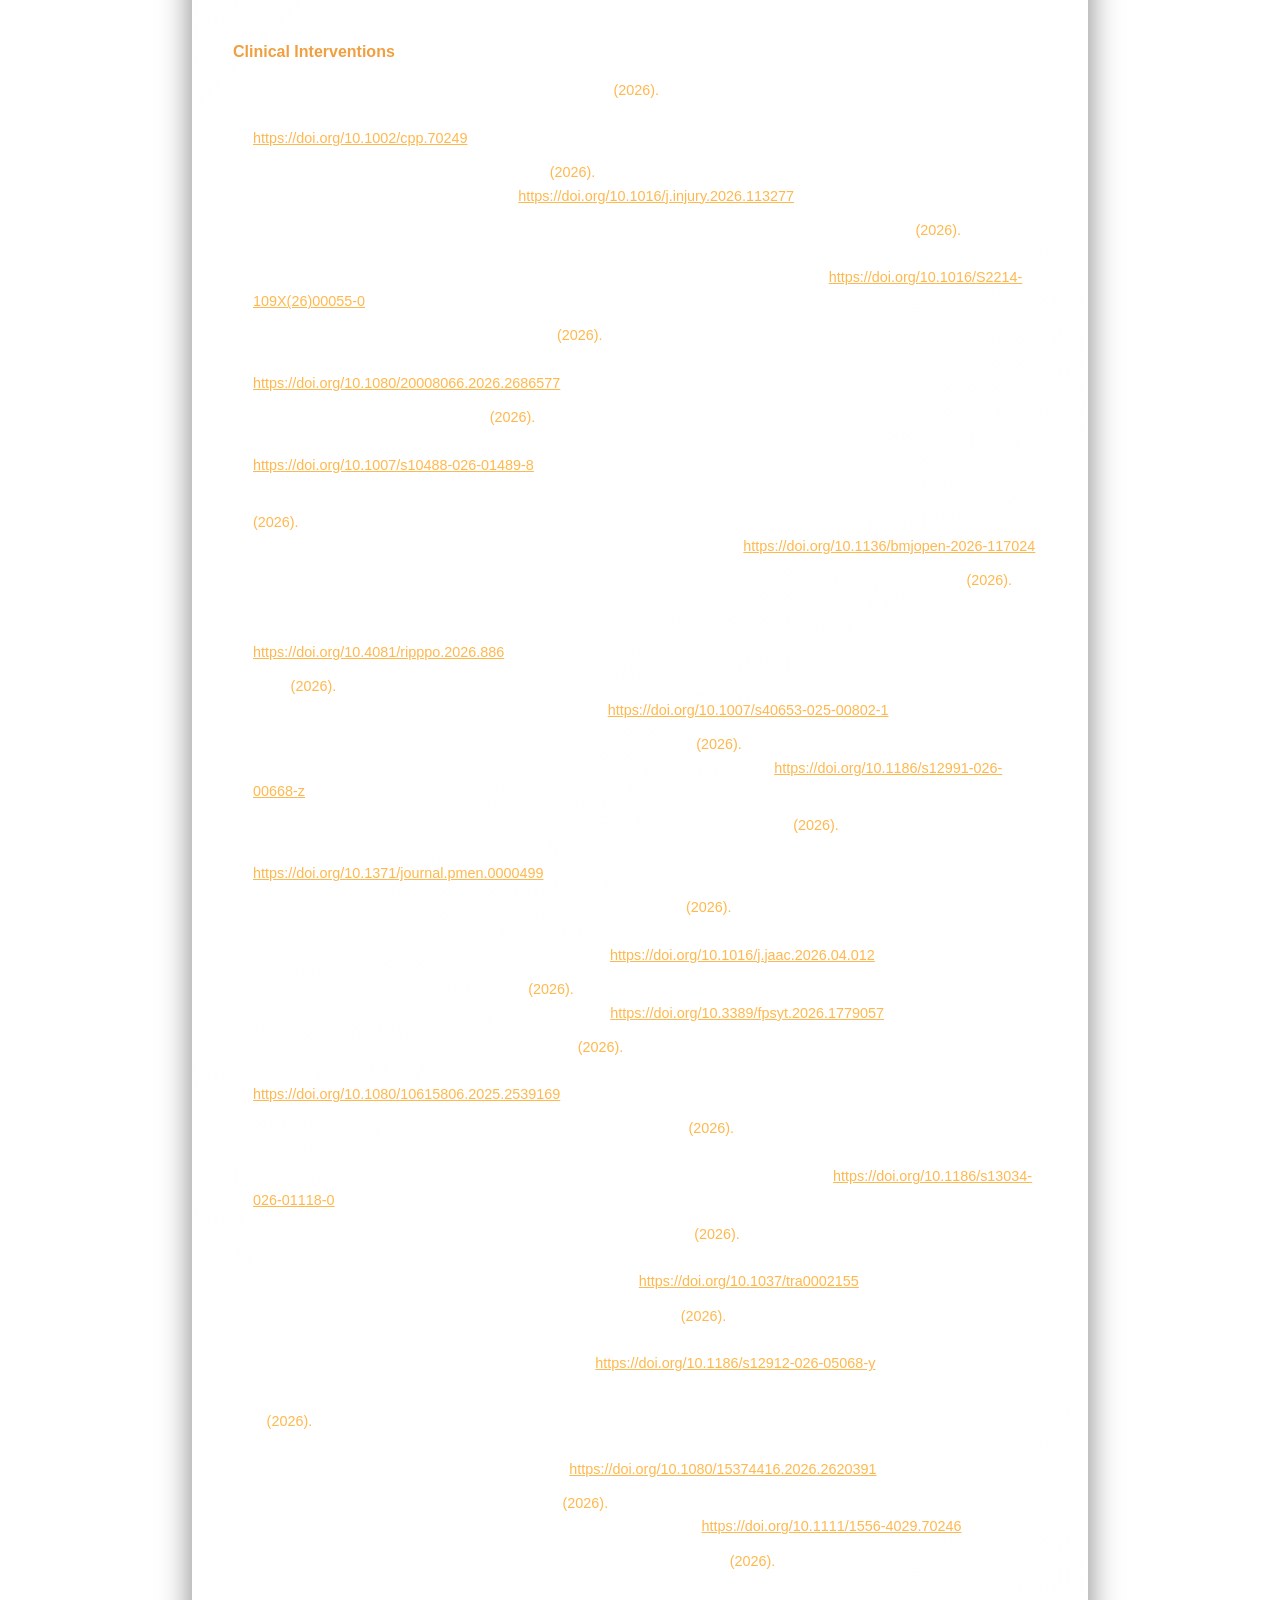
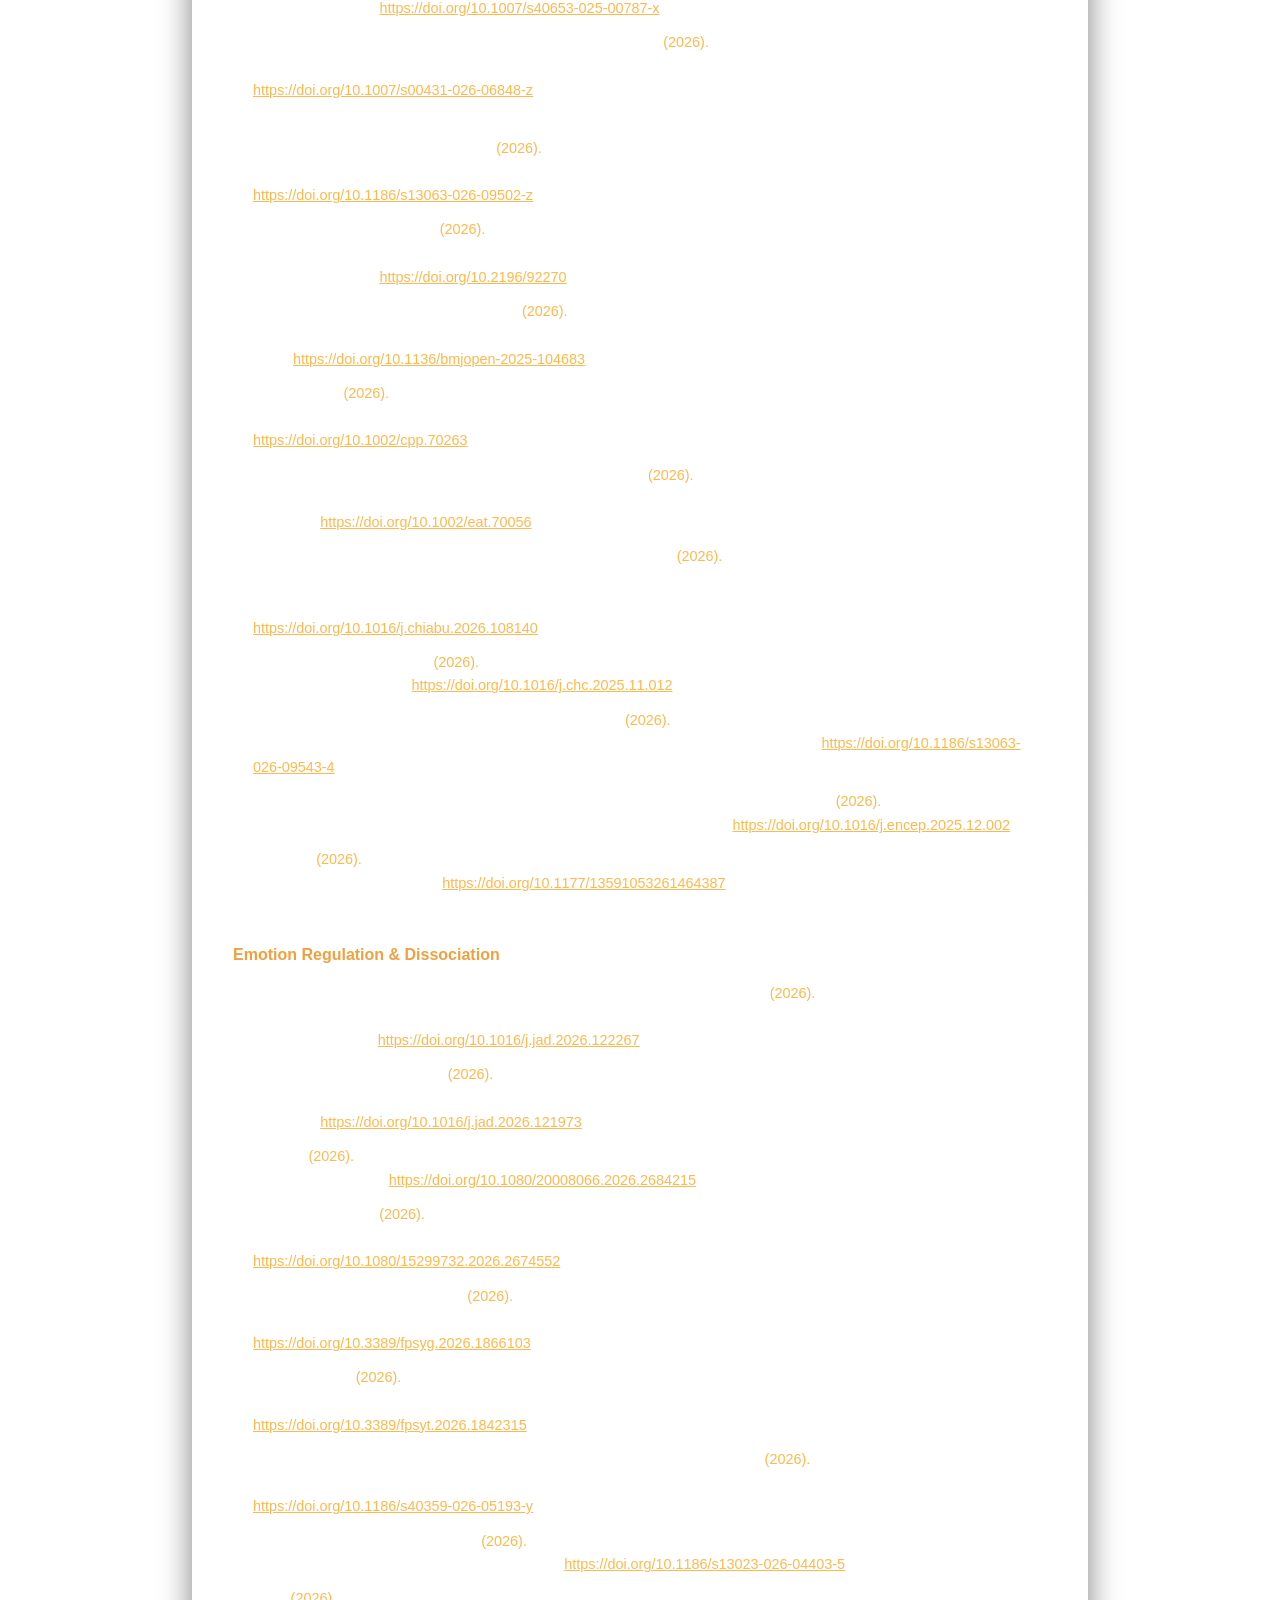
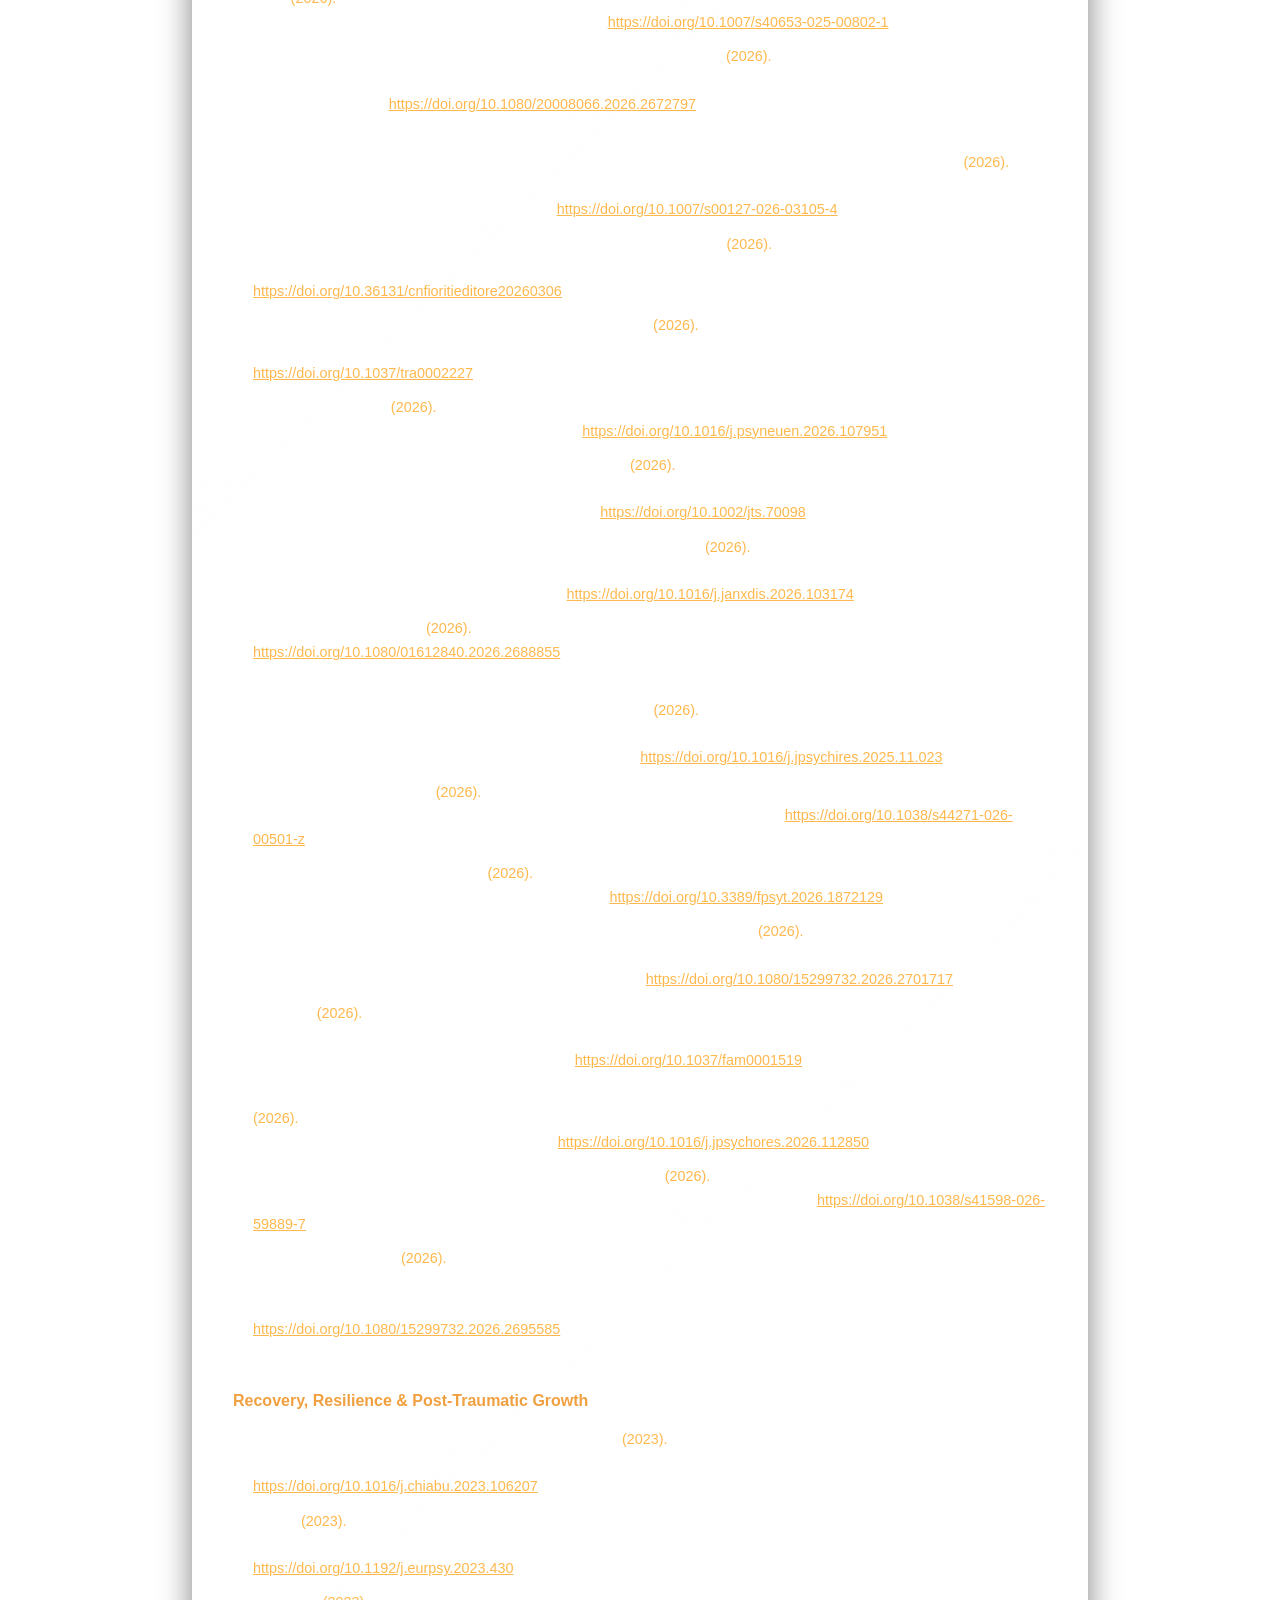
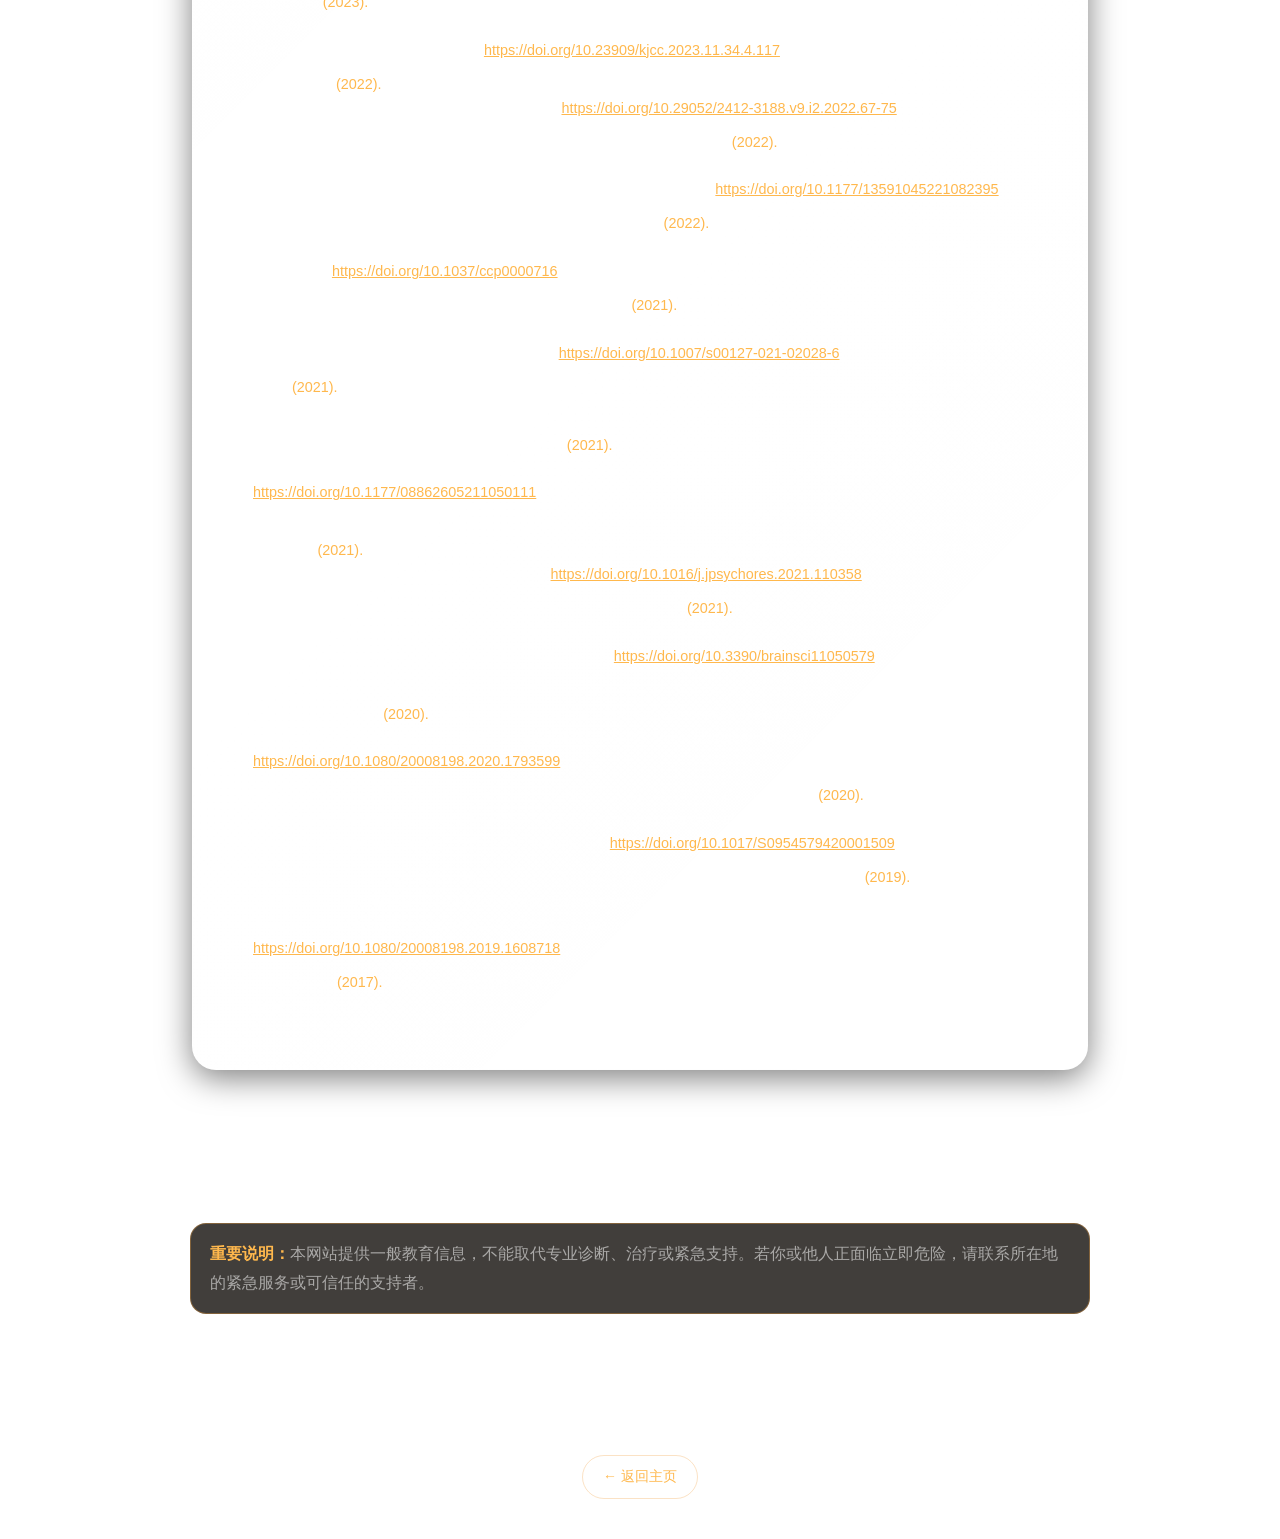
<file: references-cn.html>
<!DOCTYPE html>
<html lang="zh-CN">
<head>
<meta charset="UTF-8">
<meta name="viewport" content="width=device-width, initial-scale=1.0, viewport-fit=cover">
<meta name="description" content="支持 CPTSD 与童年创伤教育指南的可搜索学术参考文献。">
<meta name="theme-color" content="#17120d">
<meta name="apple-mobile-web-app-capable" content="yes">
<meta name="apple-mobile-web-app-status-bar-style" content="black-translucent">
<meta name="apple-mobile-web-app-title" content="CPTSD 指南">
<link rel="manifest" href="manifest.json">
<link rel="apple-touch-icon" href="apple-touch-icon.png">
<meta property="og:type" content="article">
<meta property="og:title" content="CPTSD 与童年创伤参考文献">
<meta property="og:description" content="按研究主题整理的可搜索学术参考文献。">
<meta property="og:image" content="https://yuuryou.github.io/childhood-trauma-study/og-image.png">
<link rel="alternate" hreflang="en" href="references-en.html">
<link rel="alternate" hreflang="zh-Hans" href="references-cn.html">
<link rel="alternate" hreflang="zh-Hant" href="references.html">
<link rel="stylesheet" href="site-enhancements.css">
<title>参考文献 — CPTSD 童年创伤理解与疗愈</title>
<style>
/* ============================================
   Apple Liquid Glass — CPTSD References
   Dark Theme + Amber Accent
   ============================================ */

*, *::before, *::after { box-sizing: border-box; margin: 0; padding: 0; }

/* ===== Tokens ===== */
:root {
  --amber: #f0a040;
  --amber-light: #ffb84d;
  --amber-lighter: #ffc973;
  --amber-glow: rgba(240, 160, 64, 0.12);
  --amber-glow-strong: rgba(240, 160, 64, 0.2);
  --amber-border: rgba(240, 160, 64, 0.3);
  --amber-border-hover: rgba(240, 160, 64, 0.5);

  --text-primary: #ffffff;
  --text-body: rgba(255, 255, 255, 0.82);
  --text-secondary: rgba(255, 255, 255, 0.55);
  --text-muted: rgba(255, 255, 255, 0.35);

  --border-subtle: rgba(255, 255, 255, 0.08);
  --border-normal: rgba(255, 255, 255, 0.12);

  --radius-sm: 12px;
  --radius-md: 16px;
  --radius-lg: 24px;
  --radius-xl: 28px;
  --radius-full: 9999px;

  --ease-standard: cubic-bezier(0.25, 0.1, 0.25, 1);
  --ease-spring: cubic-bezier(0.34, 1.56, 0.64, 1);

  --font-sans: -apple-system, BlinkMacSystemFont, "SF Pro Display", "SF Pro Text", "Helvetica Neue", "PingFang TC", "Microsoft JhengHei", sans-serif;
}

html { scroll-behavior: smooth; font-size: 16px; overflow-x: hidden; background: transparent; min-height: 100vh; }

body {
  font-family: var(--font-sans);
  background: transparent !important;
  color: var(--text-body);
  line-height: 1.8;
  font-weight: 300;
  -webkit-font-smoothing: antialiased;
  -moz-osx-font-smoothing: grayscale;
  position: relative;
  overflow-x: hidden;
  min-height: 100vh;
}

/* ===== Background layers — full-bleed on every viewport ===== */
.bg-image,
.bg-video,
.bg-overlay {
  position: fixed;
  top: 0;
  left: 0;
  width: 100%;
  height: 100%;
  /* Mobile browsers shrink the layout viewport while the URL bar is
     visible; the vh minimum keeps the layer at least as tall as the
     largest viewport state, so it can never fall short of the screen. */
  min-height: 100vh;
  pointer-events: none;
}

/* Static poster layer. Always painted, and the fallback whenever the
   video cannot be shown (unsupported codec, data saver, reduced motion,
   blocked autoplay, hidden by the motion toggle). */
.bg-image {
  z-index: -10000;
  background: #0a0e1a url("background-poster.jpg") center center / cover no-repeat;
}

/* Purely visual, permanently muted video layer. `contain` letterboxed the
   frame on small screens, so the frame now covers the layer instead. */
.bg-video {
  z-index: -9999;
  object-fit: cover;
  object-position: center center;
  opacity: 1;
  filter: brightness(0.45);
  background: transparent;
}

.bg-overlay {
  z-index: -9998;
  background: rgba(0, 0, 0, 0.35);
}

/* Seamless looping forest ambience (wind, leaves, brook, birdsong).
   The video keeps no sound of its own — all audio lives here. */
.bg-audio {
  position: fixed;
  top: 0;
  left: 0;
  width: 1px;
  height: 1px;
  opacity: 0;
  pointer-events: none;
  z-index: -10001;
}

/* Notch / home-indicator safe areas: `viewport-fit=cover` lets the page
   reach the physical edges, and these insets stretch the background stack
   across the areas it would otherwise leave bare. */
@supports (top: env(safe-area-inset-top, 0px)) {
  .bg-image,
  .bg-video,
  .bg-overlay {
    top: calc(0px - env(safe-area-inset-top, 0px));
    left: calc(0px - env(safe-area-inset-left, 0px));
    width: calc(100% + env(safe-area-inset-left, 0px) + env(safe-area-inset-right, 0px));
    height: calc(100% + env(safe-area-inset-top, 0px) + env(safe-area-inset-bottom, 0px));
  }
}

/* Dynamic viewport height (mobile URL bar collapse / expand). */
@supports (height: 100dvh) {
  .bg-image,
  .bg-video,
  .bg-overlay {
    min-height: 100dvh;
  }
}

p, li, td, th, blockquote { overflow-wrap: break-word; word-break: break-word; }
img, iframe, table, pre, code { max-width: 100%; height: auto; }

/* ===== Floating Nav ===== */
.floating-nav {
  position: fixed;
  top: 20px;
  left: 50%;
  transform: translateX(-50%);
  display: flex;
  align-items: center;
  gap: 8px;
  z-index: 100;
  padding: 8px 12px;
  background: rgba(255, 255, 255, 0.08);
  backdrop-filter: blur(20px) saturate(160%);
  -webkit-backdrop-filter: blur(20px) saturate(160%);
  border: 1px solid rgba(255, 255, 255, 0.15);
  border-radius: 9999px;
  box-shadow:
    0 8px 32px rgba(0, 0, 0, 0.5),
    inset 0 1px 0 rgba(255, 255, 255, 0.18);
  animation: navFloatIn 0.8s cubic-bezier(0.34, 1.56, 0.64, 1) both;
  animation-delay: 0.2s;
}

.nav-title {
  display: flex;
  align-items: center;
  font-size: 0.8rem;
  font-weight: 500;
  color: var(--amber-light);
  white-space: nowrap;
  padding: 8px 16px;
  background: rgba(240, 160, 64, 0.12);
  border: 1px solid rgba(240, 160, 64, 0.2);
  border-radius: 9999px;
  letter-spacing: -0.01em;
}

.nav-pill {
  display: flex;
  align-items: center;
  justify-content: center;
  padding: 8px 16px;
  font-size: 0.8rem;
  font-weight: 500;
  color: rgba(255, 255, 255, 0.65);
  text-decoration: none;
  white-space: nowrap;
  border-radius: 9999px;
  background: transparent;
  border: 1px solid transparent;
  transition:
    color 0.2s ease,
    background 0.25s ease,
    border-color 0.25s ease,
    transform 0.15s cubic-bezier(0.34, 1.56, 0.64, 1);
}

.nav-pill:hover {
  color: #ffffff;
  background: rgba(255, 255, 255, 0.1);
  border-color: rgba(240, 160, 64, 0.3);
  transform: scale(1.05);
}

.nav-pill:active { transform: scale(0.95); }

/* ===== Main ===== */
.main {
  max-width: 56rem;
  margin: 0 auto;
  padding: 4.5rem 2rem 6rem 2rem;
  position: relative;
  z-index: 1;
}

/* ===== Glass panel ===== */
.glass-panel-blur {
  background: linear-gradient(135deg, rgba(255,255,255,0.08), rgba(255,255,255,0.03));
  backdrop-filter: blur(20px) saturate(160%);
  -webkit-backdrop-filter: blur(20px) saturate(160%);
  border: 1px solid rgba(255, 255, 255, 0.12);
  border-radius: 24px;
  box-shadow: 0 8px 32px rgba(0,0,0,0.5), inset 0 1px 0 rgba(255,255,255,0.15);
  padding: 2.5rem;
  margin-bottom: 2.5rem;
  transition: transform 0.2s var(--ease-spring), box-shadow 0.3s ease, border-color 0.3s ease;
  will-change: transform;
  animation: fadeInUp 0.6s ease both 0.08s;
}
.glass-panel-blur:hover {
  transform: translateY(-2px);
  border-color: var(--amber-border);
  box-shadow: 0 12px 40px rgba(0,0,0,0.55), inset 0 1px 0 rgba(255,255,255,0.15);
}

/* ===== Section headings ===== */
section { position: relative; z-index: 1; }

section h2 {
  font-size: clamp(1.8rem, 4vw, 2.5rem);
  font-weight: 600;
  letter-spacing: -0.03em;
  color: var(--amber-light);
  margin-bottom: 1.25rem;
  padding-bottom: 0.5rem;
  border-bottom: 2px solid var(--amber-glow-strong);
}

section h4 {
  font-size: 1rem;
  font-weight: 600;
  color: var(--amber);
  margin: 1.75rem 0 0.75rem 0;
  padding-top: 1rem;
  border-top: 1px solid rgba(255, 255, 255, 0.08);
}

/* ===== Reference entries ===== */
.ref-entry {
  margin-bottom: 0.65rem;
  font-size: 0.9rem;
  color: var(--text-body);
  line-height: 1.65;
  padding-left: 1.25rem;
  text-indent: -1.25rem;
  transition: color 0.2s;
}
.ref-entry:hover { color: var(--text-primary); }

.authors { color: var(--text-secondary); }
.year { color: var(--amber-light); font-weight: 500; }
.title-text { font-style: italic; color: var(--text-body); }

/* ===== Footer ===== */
.site-footer {
  max-width: 56rem;
  margin: 0 auto;
  padding: 2.5rem 2rem;
  text-align: center;
  border-top: 1px solid rgba(255, 255, 255, 0.08);
  position: relative;
  z-index: 1;
}

.site-footer p {
  color: var(--text-muted);
  font-size: 0.82rem;
  margin-bottom: 0.4rem;
}

.site-footer .footer-sub-link {
  display: inline-block;
  margin-top: 1rem;
  color: var(--amber-light);
  text-decoration: none;
  font-size: 0.875rem;
  font-weight: 500;
  padding: 0.5rem 1.25rem;
  border: 1px solid var(--amber-border);
  border-radius: var(--radius-full);
  transition: background 0.2s, transform 0.2s var(--ease-spring);
}
.site-footer .footer-sub-link:hover {
  background: rgba(240, 160, 64, 0.1);
  transform: scale(1.04);
}

/* ===== Animations ===== */
@keyframes fadeInUp {
  from { opacity: 0; transform: translateY(20px); }
  to   { opacity: 1; transform: translateY(0); }
}

@keyframes navFloatIn {
  0%   { opacity: 0; transform: translateX(-50%) translateY(-24px); }
  60%  { opacity: 1; transform: translateX(-50%) translateY(4px); }
  100% { opacity: 1; transform: translateX(-50%) translateY(0); }
}
@keyframes navFloatInBottom {
  0% {
    opacity: 0;
    transform: translateX(-50%) translateY(24px);
  }
  60% {
    opacity: 1;
    transform: translateX(-50%) translateY(-4px);
  }
  100% {
    opacity: 1;
    transform: translateX(-50%) translateY(0);
  }
}


/* ===== Responsive ===== */
@media (min-width: 1400px) {
  .main { max-width: 82rem; }
}
@media (min-width: 1200px) and (max-width: 1399px) {
  .main { max-width: 60rem; }
}
@media (max-width: 768px) {
  .main { max-width: 100%; padding: 1.5rem 1rem 4rem 1rem; }
  .glass-panel-blur { padding: 1.5rem; }
  .floating-nav { padding: 6px 10px; gap: 2px; }
  .nav-pill { font-size: 0.68rem; padding: 6px 10px; }
  .nav-title { font-size: 0.68rem; padding: 6px 10px; }
}
@media (max-width: 480px) {
  .main { max-width: 100%; padding: 1.5rem 0.75rem 3rem 0.75rem; }
  .glass-panel-blur { padding: 1.25rem; border-radius: var(--radius-md); }
  section h2 { font-size: 1.4rem; }
  .floating-nav { padding: 5px 8px; gap: 1px; }
  .nav-pill { font-size: 0.62rem; padding: 5px 8px; }
  .nav-title { font-size: 0.62rem; padding: 5px 8px; }
}

/* ===== Accessibility ===== */
@media (prefers-reduced-motion: reduce) {
  .bg-video { display: none; }
  .bg-overlay { display: none; }
  body { background: #0a0e1a; }
  *, *::before, *::after {
    animation-duration: 0.01ms !important;
    animation-iteration-count: 1 !important;
    transition-duration: 0.01ms !important;
  }
}
@media (prefers-reduced-transparency: reduce) {
  .glass-panel-blur, .floating-nav {
    background: rgba(20, 20, 35, 0.95);
    backdrop-filter: none;
    -webkit-backdrop-filter: none;
  }
}

/* ===== Print ===== */
@media print {
  body::before, .care-controls, .floating-nav { display: none !important; }
  body { background: #fff; color: #1a1a2e; }
  .main { padding-top: 3rem; }
  .glass-panel-blur {
    background: #f8f8fa; backdrop-filter: none; -webkit-backdrop-filter: none;
    border: 1px solid #ddd; box-shadow: none; break-inside: avoid;
  }
  section h2 { color: #c87a28; border-bottom-color: #ddd; }
}
</style>
<link rel="preload" href="site-enhancements.css" as="style">
<link rel="preload" href="site-enhancements.js" as="script">
<link rel="preload" href="background-poster.jpg" as="image">
<script type="application/ld+json">
{
  "@context": "https://schema.org",
  "@type": "MedicalWebPage",
  "name": "参考文献 — CPTSD 童年创伤理解与疗愈",
  "description": "支持 CPTSD 与童年创伤教育指南的可搜索学术参考文献。",
  "url": "https://yuuryou.github.io/childhood-trauma-study/references-cn.html",
  "inLanguage": "zh-Hans",
  "about": { "@type": "MedicalCondition", "name": "Complex Post-Traumatic Stress Disorder", "alternateName": "CPTSD" },
  "isPartOf": { "@type": "WebSite", "name": "CPTSD — 理解童年创伤", "url": "https://yuuryou.github.io/childhood-trauma-study/" }
}
</script>
</head>
<body>

<div class="bg-image" aria-hidden="true"></div>
<video class="bg-video" autoplay loop playsinline muted preload="auto" poster="background-poster.jpg" aria-hidden="true">
  <source src="background.mp4" type="video/mp4">
</video>
<audio class="bg-audio" autoplay loop muted preload="auto" aria-hidden="true">
  <source src="forest-ambience.mp3" type="audio/mpeg">
</audio>
<div class="bg-overlay"></div>

<!-- Floating Nav -->
<nav class="floating-nav" aria-label="页面导航">
  <span class="nav-title">参考文献</span>
  <a href="CPTSD childhood trauma-cn.html" class="nav-pill">← 返回主页</a>
  <a href="development-cn.html" class="nav-pill">发展路径</a>
  <button class="nav-pill mute-btn" type="button" onclick="toggleMute()" aria-label="背景音效已静音" aria-pressed="false" title="背景音效已静音">&#x1F507;</button>
  <a href="references-en.html" class="nav-pill lang-switch" title="English">EN</a>
  <a href="references.html" class="nav-pill lang-switch" title="繁體中文">繁</a>
</nav>

<!-- Main Content -->
<div class="main">

<section id="references" class="glass-panel-blur">
  <h1 class="reference-page-title">参考文献</h1>
  <p style="color: var(--text-secondary); margin-bottom: 2rem;">
    以下文献涵盖童年创伤与 CPTSD 的核心研究领域，并按主题分类整理。本页目前收录 155 条参考文献，采用接近 APA 格式呈现。
  </p>

    <h4>Foundational Works</h4>
    <p class="ref-entry"><span class="authors">Walker, P.</span> <span class="year">(2013).</span> <span class="title-text">Complex PTSD: From Surviving to Thriving: A Guide and Map for Recovering from Childhood Trauma.</span> Azure Coyote.</p>
    <p class="ref-entry"><span class="authors">van der Kolk, B. A.</span> <span class="year">(2014).</span> <span class="title-text">The Body Keeps the Score: Brain, Mind, and Body in the Healing of Trauma.</span> Viking.</p>
    <p class="ref-entry"><span class="authors">Herman, J. L.</span> <span class="year">(1992).</span> <span class="title-text">Trauma and Recovery: The Aftermath of Violence — From Domestic Abuse to Political Terror.</span> Basic Books.</p>
    <p class="ref-entry"><span class="authors">Bowlby, J.</span> <span class="year">(1969/1982).</span> <span class="title-text">Attachment and Loss (Vols. 1–3).</span> Basic Books.</p>
    <p class="ref-entry"><span class="authors">Porges, S. W.</span> <span class="year">(2011).</span> <span class="title-text">The Polyvagal Theory: Neurophysiological Foundations of Emotions, Attachment, Communication, and Self-Regulation.</span> W. W. Norton.</p>
    <p class="ref-entry"><span class="authors">Fonagy, P., Gergely, G., Jurist, E. L., &amp; Target, M.</span> <span class="year">(2002).</span> <span class="title-text">Affect Regulation, Mentalization, and the Development of the Self.</span> Other Press.</p>
    <p class="ref-entry"><span class="authors">Yehuda, R., Schmeidler, J., Giller, E. L., Siever, L. J., &amp; Binder-Brynes, K.</span> <span class="year">(1998).</span> <span class="title-text">Relationship between posttraumatic stress disorder characteristics of Holocaust survivors and their adult offspring.</span> <em>American Journal of Psychiatry, 155</em>(6), 841–843.</p>

    <h4>Polyvagal Theory &amp; Neuroception</h4>
    <p class="ref-entry"><span class="authors">Porges, S. W.</span> <span class="year">(2007).</span> <span class="title-text">The polyvagal perspective.</span> <em>Biological Psychology, 74</em>(2), 116–143.</p>
    <p class="ref-entry"><span class="authors">Porges, S. W.</span> <span class="year">(2021).</span> <span class="title-text">Polyvagal theory: A science of safety.</span> <em>Frontiers in Integrative Neuroscience, 16</em>, 871227.</p>
    <p class="ref-entry"><span class="authors">Dana, D.</span> <span class="year">(2018).</span> <span class="title-text">The Polyvagal Theory in Therapy: Engaging the Rhythm of Regulation.</span> W. W. Norton.</p>

    <h4>Structural Dissociation</h4>
    <p class="ref-entry"><span class="authors">van der Hart, O., Nijenhuis, E. R. S., &amp; Steele, K.</span> <span class="year">(2006).</span> <span class="title-text">The Haunted Self: Structural Dissociation and the Treatment of Chronic Traumatization.</span> W. W. Norton.</p>
    <p class="ref-entry"><span class="authors">Nijenhuis, E. R. S.</span> <span class="year">(2015).</span> <span class="title-text">The Trinity of Trauma: Ignorance, Fragility, and Control.</span> Vandenhoeck &amp; Ruprecht.</p>

    <h4>ICD-11 CPTSD</h4>
    <p class="ref-entry"><span class="authors">World Health Organization.</span> <span class="year">(2022).</span> <span class="title-text">ICD-11: International Classification of Diseases 11th Revision.</span> WHO.</p>
    <p class="ref-entry"><span class="authors">Cloitre, M., Garvert, D. W., Brewin, C. R., Bryant, R. A., &amp; Maercker, A.</span> <span class="year">(2013).</span> <span class="title-text">Evidence for proposed ICD-11 PTSD and complex PTSD: A latent profile analysis.</span> <em>European Journal of Psychotraumatology, 4</em>, 20706.</p>
    <p class="ref-entry"><span class="authors">Karatzias, T., Shevlin, M., Fyvie, C., Hyland, P., Efthymiadou, E., Wilson, D., ... &amp; Cloitre, M.</span> <span class="year">(2017).</span> <span class="title-text">Evidence of distinct profiles of posttraumatic stress disorder (PTSD) and complex posttraumatic stress disorder (CPTSD) based on the new ICD-11 trauma questionnaire.</span> <em>Journal of Affective Disorders, 207</em>, 181–187.</p>

    <h4>Attachment Theory</h4>
    <p class="ref-entry"><span class="authors">Ainsworth, M. D. S., Blehar, M. C., Waters, E., &amp; Wall, S.</span> <span class="year">(1978).</span> <span class="title-text">Patterns of Attachment: A Psychological Study of the Strange Situation.</span> Lawrence Erlbaum.</p>
    <p class="ref-entry"><span class="authors">Main, M., &amp; Solomon, J.</span> <span class="year">(1986).</span> <span class="title-text">Discovery of an insecure-disorganized/disoriented attachment pattern.</span> In T. B. Brazelton &amp; M. W. Yogman (Eds.), <em>Affective Development in Infancy</em> (pp. 95–124). Ablex.</p>
    <p class="ref-entry"><span class="authors">Cassidy, J., &amp; Shaver, P. R. (Eds.).</span> <span class="year">(2016).</span> <span class="title-text">Handbook of Attachment: Theory, Research, and Clinical Applications</span> (3rd ed.). Guilford Press.</p>

    <h4>Neuroscience &amp; Epigenetics</h4>
    <p class="ref-entry"><span class="authors">McEwen, B. S.</span> <span class="year">(2007).</span> <span class="title-text">Physiology and neurobiology of stress and adaptation: Central role of the brain.</span> <em>Physiological Reviews, 87</em>(3), 873–904.</p>
    <p class="ref-entry"><span class="authors">Teicher, M. H., Samson, J. A., Anderson, C. M., &amp; Ohashi, K.</span> <span class="year">(2016).</span> <span class="title-text">The effects of childhood maltreatment on brain structure, function and connectivity.</span> <em>Nature Reviews Neuroscience, 17</em>(10), 652–666.</p>
    <p class="ref-entry"><span class="authors">McGowan, P. O., Sasaki, A., D'Alessio, A. C., Dymov, S., Labonté, B., Szyf, M., ... &amp; Meaney, M. J.</span> <span class="year">(2009).</span> <span class="title-text">Epigenetic regulation of the glucocorticoid receptor in human brain associates with childhood abuse.</span> <em>Nature Neuroscience, 12</em>(3), 342–348.</p>
    <p class="ref-entry"><span class="authors">Finlay S, Suvarna B, Adegboye O, Rudd D, McDermott B, van Eijk L, Sarnyai Z</span> <span class="year">(2026).</span> <span class="title-text">Hair cortisol concentration and adolescent mental health: Insight from the Queensland Twin Adolescent Brain Project.</span> <em>Psychoneuroendocrinology.</em> https://doi.org/10.1016/j.psyneuen.2025.107730</p>
    <p class="ref-entry"><span class="authors">Ruiz-Fernandez J, Aouidad A, Paillère Martinot ML, Chavanne AV, Banaschewski T, Barker GJ, Becker A, Bokde ALW, Brühl R, Desrivières S, Flor H, Grigis A, Grimmer Y, Garavan H, Gowland P, Heinz A, Insensee C, Nees F, Papadopoulos Orfanos D, Paus T, Penttilä J, Poutska L, Holz N, Baeuchl C, Smolka MN, Stringaris A, Vaidya N, van Noort B, Walter H, Whelan R, Schumann G, Cohen D, Martinot JL, Artiges E</span> <span class="year">(2026).</span> <span class="title-text">Persistent structural alteration of the extended limbic system in adolescents with childhood maltreatment.</span> <em>European psychiatry : the journal of the Association of European Psychiatrists.</em> https://doi.org/10.1192/j.eurpsy.2025.10111</p>
    <p class="ref-entry"><span class="authors">Bertollo AG, Puntel CF, Rievers HFB, Brunhara EGS, Ignácio ZM</span> <span class="year">(2026).</span> <span class="title-text">Neurobiological and psychosocial mechanisms linking early life stress to the pathogenesis of eating disorders.</span> <em>Neuroscience.</em> https://doi.org/10.1016/j.neuroscience.2026.01.008</p>
    <p class="ref-entry"><span class="authors">Alkema A, Schalkwijk W, Bohte E, Draisma L, Hoppe A, Koch C, Refuge V, Romberg B, Luykx JJ, Jans JJM, Cahn W, Regeer E, Boks MPM</span> <span class="year">(2026).</span> <span class="title-text">S-adenosylmethionine as an epigenetic treatment of depression in adults with childhood trauma.</span> <em>Epigenomics.</em> https://doi.org/10.1080/17501911.2026.2645001</p>
    <p class="ref-entry"><span class="authors">Ciciurkaite G, Lee B, Peng S, Fekete M, Mitchell C, Perry BL</span> <span class="year">(2026).</span> <span class="title-text">Psychosocial stressors, accelerated biological aging, and multiple morbidities: Evidence from an age-diverse sample.</span> <em>PloS one.</em> https://doi.org/10.1371/journal.pone.0343987</p>
    <p class="ref-entry"><span class="authors">Westlin C, Guthrie AJ, Bleier C, Finkelstein SA, Maggio J, Ranford J, MacLean J, Godena E, Millstein D, Freeburn J, Adams C, Stephen CD, Diez I, Perez DL, Katsumi Y</span> <span class="year">(2026).</span> <span class="title-text">Functional Connectivity Gradients Reveal Altered Hierarchical Cortical Organization in Functional Neurological Disorder.</span> <em>Biological psychiatry. Cognitive neuroscience and neuroimaging.</em> https://doi.org/10.1016/j.bpsc.2025.10.010</p>
    <p class="ref-entry"><span class="authors">Hussain A, Baird CL, Huggins AA, Russell CC, Sun D, Rangel-Jimenez L, Abdallah CG, Angstadt M, May G, Berg H, Blackford JU, Cisler J, Daniels JK, Davenport ND, Davidson RJ, Densmore M, Disner SG, El-Hage W, Etkin A, Fani N, Frijling JL, Gordon EM, Grupe DW, Herringa RA, Herzog JI, Hofmann D, Hudson AR, Jovanovic T, King A, Koch SBJ, Lanius RA, Lazarov A, Li G, Liberzon I, Lissek S, Lu G, Manthey A, Maron-Katz A, McLaughlin KA, Mueller SC, Nawijn L, Nelson SM, Neria Y, Neufeld RWJ, Nitschke JB, Olatunji BO, Olff M, Peverill M, Qi R, Quidé Y, Ravid O, Rektor I, Ressler KJ, Říha P, Ross M, Sambrook K, Schmahl C, Sierk A, Sponheim SR, Stevens JS, Straube T, Suarez-Jimenez B, Théberge J, van der Wee NJA, van der Werff SJA, van Rooij SJH, van Zuiden M, Veltman DJ, Vermeiren RRJM, Walter H, Wang L, Zhu X, Zhu Y, Zilcha-Mano S, Jahanshad N, Thompson PM, Morey RA</span> <span class="year">(2026).</span> <span class="title-text">Lower Gyrification of the Ventromedial Prefrontal Cortex in Posttraumatic Stress Disorder: An ENIGMA-PTSD Study.</span> <em>Biological psychiatry global open science.</em> https://doi.org/10.1016/j.bpsgos.2025.100679</p>
    <p class="ref-entry"><span class="authors">Panayi P, Varese F, Peters E, Bentall R, Hardy A, Berry K, Sellwood W, Underwood R, Steel C, Mason L, Elliott R</span> <span class="year">(2026).</span> <span class="title-text">Investigating the neuroanatomical underpinnings of complex PTSD in people with psychosis.</span> <em>Psychiatry research. Neuroimaging.</em> https://doi.org/10.1016/j.pscychresns.2026.112182</p>
    <p class="ref-entry"><span class="authors">Daredia S, Khodasevich D, Bozack AK, de la Rosa R, Kogut KR, Holland N, Eskenazi B, Deardorff J, Cardenas A</span> <span class="year">(2026).</span> <span class="title-text">Long-term molecular embedding of early life adversity: leukocyte DNA methylation and gene expression associations from childhood to young adulthood.</span> <em>Epigenomics.</em> https://doi.org/10.1080/17501911.2026.2694424</p>
    <p class="ref-entry"><span class="authors">Lipschutz R, Dahlgren K, Santos J, Chambers K, McAfee E, Abrams C, Merrill N, Brennan PA, Rilling JK, Michopoulos V, Powers A, Stevens JS</span> <span class="year">(2026).</span> <span class="title-text">Neural Correlates of Maternal Posttraumatic Stress in the First Postpartum Year: Blunted Salience and Prefrontal Responses to Infant Distress.</span> <em>Biological psychiatry. Cognitive neuroscience and neuroimaging.</em> https://doi.org/10.1016/j.bpsc.2026.04.009</p>
    <p class="ref-entry"><span class="authors">Ng E, Elias GJB, Germann J, Boutet A, Rizvi S, Lozano AM, Kennedy SH, Giacobbe P</span> <span class="year">(2026).</span> <span class="title-text">Impact of childhood adversity on deep brain stimulation outcomes for treatment resistant depression.</span> <em>Psychiatry research.</em> https://doi.org/10.1016/j.psychres.2026.117007</p>
    <p class="ref-entry"><span class="authors">Moog NK, Al-Ali K, Rasmussen JM, Miller RK, Barrett ES, Graham AM, Fair DA, Tivarus ME, Entringer S, Wadhwa PD, Simhan HN, O'Connor TG, Styner M, Buss C</span> <span class="year">(2026).</span> <span class="title-text">Maternal depression with and without a history of childhood maltreatment and newborn white matter microstructure.</span> <em>Psychological medicine.</em> https://doi.org/10.1017/S0033291726103468</p>
    <p class="ref-entry"><span class="authors">Xu J, Valencia Osorio S, Henry MK, Sotardi S, Wood JN, Seidlitz J, Alexander-Bloch A, Catalano J, Chaiyachati BH</span> <span class="year">(2026).</span> <span class="title-text">Subarachnoid space in infancy and early childhood: a systematic review of measurements.</span> <em>Pediatric radiology.</em> https://doi.org/10.1007/s00247-026-06640-z</p>
    <p class="ref-entry"><span class="authors">Lim TE, Reay WR, Gustin SM, Quidé Y</span> <span class="year">(2026).</span> <span class="title-text">Chronic Pain and Differential Brain Morphology Alterations of Childhood Maltreatment, Trauma Exposure in Adulthood, and Their Cumulative Effects in the UK Biobank.</span> <em>Biological psychiatry. Cognitive neuroscience and neuroimaging.</em> https://doi.org/10.1016/j.bpsc.2026.04.002</p>
    <p class="ref-entry"><span class="authors">Russell H, Angus G, Singleton S, Bell CG, Hales TG</span> <span class="year">(2026).</span> <span class="title-text">The impact of adverse childhood experiences on DNA methylation age: a systematic review and meta-analysis.</span> <em>Clinical epigenetics.</em> https://doi.org/10.1186/s13148-025-02047-z</p>
    <p class="ref-entry"><span class="authors">Mayanagi T, Yagi J, Ohmomo H, Akasaka M, Fukumoto K, Chiba S, Komaki S, Shimizu A, Yanbe T, Uchide M, Yoshioka Y, Ogawa K, Ishikawa C, Minabe S, Ito J, Ono K, Kaneko N, Sobue K</span> <span class="year">(2026).</span> <span class="title-text">Inter-individual differentially methylated region-targeted EWAS reveals epigenetic signatures of early childhood adversity.</span> <em>Epigenomics.</em> https://doi.org/10.1080/17501911.2026.2613008</p>
    <p class="ref-entry"><span class="authors">P. Ramos</span> <span class="year">(2026).</span> <span class="title-text">Transgenerational Epigenetics and Colonial 'Nutritional Trauma': Biology as a Historical Record of Oppression.</span> <em>World Journal of Biology Pharmacy and Health Sciences.</em> https://doi.org/10.30574/wjbphs.2026.25.2.0100</p>
    <p class="ref-entry"><span class="authors">Wang HR, Liu ZQ, Pozzi E, Hussain A, Sigar P, Abdallah C, Alexander N, Baker J, Bauer J, Blackford JU, Cisler J, Connolly CG, Cotton A, Daniels J, Dannlowski U, Densmore M, deRoon-Cassini T, Dima D, Du Plessis S, Etkin A, Fani N, Fisch L, Fitzgerald J, Frodl T, Fu CHY, Gonul AS, Gordon EM, Gotlib IH, Goya-Maldonado R, Groenewold NA, Grotegerd D, Hahn T, Hamilton JP, Han LKM, Harpaz-Rotem I, Haswell CC, Herringa R, Herzog J, Ipser J, Jahanshad N, Jovanovic T, Kaufman M, Kircher T, Konowski M, Koopowitz SM, Krug A, Krystal J, Lanius R, Larson C, Lazarov A, Lebois L, Leehr E, Levy I, Li M, Manthey A, Maron-Katz A, McIntosh AM, McLaughlin KA, Meinert S, Mwangi B, Nelson SM, Nenadić I, Neria Y, Neufeld R, Ojha A, Olatunji BO, Olson EA, Opel N, Peverill M, Ressler K, Ross M, Rosso I, Sacchet MD, Sambrook K, Schmahl C, Seedat S, Shenton ME, Sicorello M, Sierk A, Soares JC, Stein DJ, Stein F, Stein MB, Suarez-Jimenez B, Théberge J, Thomopoulos SI, Tomas C, Usemann P, van den Heuvel LL, van Rooij SJH, Walter H, Walter M, Wang X, Whalley HC, Winter NR, Wu MJ, Xie H, Yang TT, Zhu X, Zilcha-Mano S, Zunta-Soares GB, Frangou S, Thompson PM, Salminen L, Sun D, Morey R, Stevens JS, Schmaal L, Ho TC</span> <span class="year">(2026).</span> <span class="title-text">Childhood Maltreatment and Deviations From Normative Brain Structure: A Mega-Analysis of 3711 Individuals From the ENIGMA Major Depressive Disorder and ENIGMA Posttraumatic Stress Disorder Working Groups.</span> <em>Biological psychiatry.</em> https://doi.org/10.1016/j.biopsych.2026.02.016</p>
    <p class="ref-entry"><span class="authors">Vazquez AY, Lamis DA</span> <span class="year">(2026).</span> <span class="title-text">Childhood maltreatment moderates associations between SKA2 DNA methylation and suicidal ideation in african american adults with bipolar disorder.</span> <em>Psychiatry research.</em> https://doi.org/10.1016/j.psychres.2026.117293</p>
    <p class="ref-entry"><span class="authors">Paolini M, Raffaelli L, Bettonagli V, Lorenzi C, Spadini S, Bravi B, Fortaner-Uyà L, Gulino G, Fabbri C, Serretti A, Zanardi R, Colombo C, Benedetti F, Poletti S</span> <span class="year">(2026).</span> <span class="title-text">Different effect of adverse childhood experiences on white matter microstructure in major depression and bipolar disorder: moderating role of genetic liability.</span> <em>European neuropsychopharmacology : the journal of the European College of Neuropsychopharmacology.</em> https://doi.org/10.1016/j.euroneuro.2025.11.011</p>
    <p class="ref-entry"><span class="authors">Pipelias P, Kanaka-Gantenbein C, Pervanidou P</span> <span class="year">(2026).</span> <span class="title-text">Early Life Stress and Adversity in Children: Neuroendocrine Mechanisms, Epigenetic Regulation, and Lifespan Developmental Outcomes-A Narrative Review.</span> <em>Children (Basel, Switzerland).</em> https://doi.org/10.3390/children13060802</p>
    <p class="ref-entry"><span class="authors">Mitchell O, Connaughton M, Kelly JR, Harkin A, Roddy DW, Aas M</span> <span class="year">(2026).</span> <span class="title-text">Depression and aging: insights from brain age prediction models.</span> <em>Psychological medicine.</em> https://doi.org/10.1017/S0033291726104851</p>
    <p class="ref-entry"><span class="authors">Caudle MM, Simmons AN, Moore RC, Thomas ML, Bomyea J</span> <span class="year">(2026).</span> <span class="title-text">The association between childhood maltreatment and neural functioning during a working memory task in adults with internalizing disorders.</span> <em>Brain imaging and behavior.</em> https://doi.org/10.1007/s11682-026-01120-2</p>
    <p class="ref-entry"><span class="authors">Shrout MR, Wilson SJ, Renna ME, Madison AA, Leonard MJ, Christian LM, Epel ES, Burd CE, Lin J, Molli SH, Broich K, Brown KC, Swarens A, Kiecolt-Glaser JK</span> <span class="year">(2026).</span> <span class="title-text">The Compounding Risks of Early Life Adversity and Couples' Later Life Conflicts in Biological Aging.</span> <em>Biopsychosocial science and medicine.</em> https://doi.org/10.1097/PSY.0000000000001490</p>
    <p class="ref-entry"><span class="authors">Pasion R, Amaoui S, Paiva TO, Macedo I, Bourbon-Teles J, Duarte JV, Pinto TM, Costa R, Lamela D, Jongenelen I, Ribeiro J, Banaschewski T, Barker GJ, Bokde ALW, Desrivières S, Flor H, Grigis A, Garavan H, Gowland P, Heinz A, Brühl R, Martinot JL, Martinot MP, Artiges E, Nees F, Orfanos DP, Lemaitre H, Poustka L, Hohmann S, Holz N, Fröhner JH, Smolka MN, Vaidya N, Walter H, Whelan R, Schumann G</span> <span class="year">(2026).</span> <span class="title-text">Do white matter microstructural alterations associated with childhood maltreatment explain psychopathology in early adulthood?-a longitudinal neuroimaging study.</span> <em>European child & adolescent psychiatry.</em> https://doi.org/10.1007/s00787-025-02864-w</p>
    <p class="ref-entry"><span class="authors">J. Faraji, Nicola A. Schatz, Stephanie E. King, N. Soltanpour, Gerlinde A. S. Metz</span> <span class="year">(2025).</span> <span class="title-text">Sex-dependent biobehavioural responses to transgenerational maternal stress: evidence of stress resilience and vulnerability in the F3 generation.</span> <em>Environmental Epigenetics; volume=11.</em> https://doi.org/10.1093/eep/dvaf031</p>
    <p class="ref-entry"><span class="authors">Parks KC, Buthmann JL, Teh AL, Chen L, Chen HY, Gotlib IH</span> <span class="year">(2025).</span> <span class="title-text">Maternal history of maltreatment interacts with DNA methylation patterns to predict infant temperament.</span> <em>Child abuse & neglect.</em> https://doi.org/10.1016/j.chiabu.2025.107650</p>
    <p class="ref-entry"><span class="authors">Luo Q, Xu Q, Liao J, Zhu L, Liang X, Lin X, Xia J, Peng H</span> <span class="year">(2025).</span> <span class="title-text">Regional and interregional brain functional abnormalities in major depressive disorder with childhood maltreatment.</span> <em>BMC psychiatry.</em> https://doi.org/10.1186/s12888-025-07556-y</p>
    <p class="ref-entry"><span class="authors">Merrill LC, Robinson M, Ortiz-Jimenez A, Francis D, DeMaster D, Barry K, Bick J</span> <span class="year">(2025).</span> <span class="title-text">Maternal Childhood Maltreatment Is Associated With Young Children's White Matter Microstructure; Evidence for Intergenerational Neurobiological Embedding of Early Life Adversity?.</span> <em>Developmental psychobiology.</em> https://doi.org/10.1002/dev.70095</p>
    <p class="ref-entry"><span class="authors">Tie B, Yao S, Gao Y, Xu YV, Briley DA, Wang Y, He J, Qiu J</span> <span class="year">(2025).</span> <span class="title-text">Connectome-based predictive modeling of longitudinal development of muscularity-oriented disordered eating and links with childhood maltreatment.</span> <em>Body image.</em> https://doi.org/10.1016/j.bodyim.2025.101984</p>

    <h4>ACE Study &amp; Epidemiology</h4>
    <p class="ref-entry"><span class="authors">Felitti, V. J., Anda, R. F., Nordenberg, D., Williamson, D. F., Spitz, A. M., Edwards, V., ... &amp; Marks, J. S.</span> <span class="year">(1998).</span> <span class="title-text">Relationship of childhood abuse and household dysfunction to many of the leading causes of death in adults: The Adverse Childhood Experiences (ACE) Study.</span> <em>American Journal of Preventive Medicine, 14</em>(4), 245–258.</p>
    <p class="ref-entry"><span class="authors">Gomis-Pomares A, Cantero-García M, Sarmento-Henrique R, Doval S</span> <span class="year">(2026).</span> <span class="title-text">Is there more to the story? The added predictive value of expanded Adverse Childhood Experiences in maternal mental health during pregnancy.</span> <em>Midwifery.</em> https://doi.org/10.1016/j.midw.2026.104783</p>
    <p class="ref-entry"><span class="authors">Senich KL, Toure O, Gresko SA, Agwaze R, Sheftall A, Cero I</span> <span class="year">(2026).</span> <span class="title-text">Moderating Effects of Adolescent Social Network on the Relationship Between Adverse Childhood Experiences and Adult Suicidal Thoughts and Behaviors.</span> <em>Archives of suicide research : official journal of the International Academy for Suicide Research.</em> https://doi.org/10.1080/13811118.2026.2698805</p>
    <p class="ref-entry"><span class="authors">Kessemeier F, Karst M, Meinzer M, Webering C, Gutenbrunner C, Bassler M</span> <span class="year">(2026).</span> <span class="title-text">Past wounds, present pain: Adverse childhood experiences and their associations with clinically relevant pain and mental health among inpatients in an interdisciplinary pain rehabilitation program.</span> <em>Journal of psychosomatic research.</em> https://doi.org/10.1016/j.jpsychores.2026.112860</p>
    <p class="ref-entry"><span class="authors">Moore CR, Veliz PT, Chen B, Lim C, Stoddard SA</span> <span class="year">(2026).</span> <span class="title-text">Individual Contributions of Adverse Childhood Experiences to Adolescent Substance Use.</span> <em>Substance use & misuse.</em> https://doi.org/10.1080/10826084.2026.2679709</p>
    <p class="ref-entry"><span class="authors">Paolini M, Raffaelli L, Bettonagli V, Lorenzi C, Spadini S, Bravi B, Fortaner-Uyà L, Gulino G, Fabbri C, Serretti A, Zanardi R, Colombo C, Benedetti F, Poletti S</span> <span class="year">(2026).</span> <span class="title-text">Different effect of adverse childhood experiences on white matter microstructure in major depression and bipolar disorder: moderating role of genetic liability.</span> <em>European neuropsychopharmacology : the journal of the European College of Neuropsychopharmacology.</em> https://doi.org/10.1016/j.euroneuro.2025.11.011</p>
    <p class="ref-entry"><span class="authors">Jin L, Xia H, Sun L</span> <span class="year">(2026).</span> <span class="title-text">Global research landscape, knowledge structure, and emerging trends in adverse childhood experiences and personality disorders: a bibliometric analysis.</span> <em>Frontiers in psychiatry.</em> https://doi.org/10.3389/fpsyt.2026.1842315</p>
    <p class="ref-entry"><span class="authors">de Arellano A, Tucker A, de Arellano A, Rother Y, Mann C, Butler L, Albaugh M, Allgaier N, Garavan H, Potter A, Johnson M, Hunt E, Gonçalves P, Flory K</span> <span class="year">(2026).</span> <span class="title-text">Understanding adverse childhood experiences within the first decade of the ABCD study: A systematic review.</span> <em>Developmental cognitive neuroscience.</em> https://doi.org/10.1016/j.dcn.2026.101740</p>
    <p class="ref-entry"><span class="authors">Xu J, Valencia Osorio S, Henry MK, Sotardi S, Wood JN, Seidlitz J, Alexander-Bloch A, Catalano J, Chaiyachati BH</span> <span class="year">(2026).</span> <span class="title-text">Subarachnoid space in infancy and early childhood: a systematic review of measurements.</span> <em>Pediatric radiology.</em> https://doi.org/10.1007/s00247-026-06640-z</p>
    <p class="ref-entry"><span class="authors">Xiaowei Zheng, Zidan Zhai, Wenyang Han, Yiqun Li, M. Jiang, X. Ren, Wenyan Wu, Kaixin Zhang</span> <span class="year">(2026).</span> <span class="title-text">The association between adverse childhood experiences and successful aging among older people in China: Evidence from the China Health and Retirement Longitudinal Study (CHARLS).</span> <em>Journal of Health Psychology; pages=3668 - 3678; volume=31.</em> https://doi.org/10.1177/13591053251405162</p>
    <p class="ref-entry"><span class="authors">Russell H, Angus G, Singleton S, Bell CG, Hales TG</span> <span class="year">(2026).</span> <span class="title-text">The impact of adverse childhood experiences on DNA methylation age: a systematic review and meta-analysis.</span> <em>Clinical epigenetics.</em> https://doi.org/10.1186/s13148-025-02047-z</p>
    <p class="ref-entry"><span class="authors">Connon E, Park HRP, Turner RM, Williams LM, Gatt JM</span> <span class="year">(2026).</span> <span class="title-text">Strengths-based resilience: the biopsychosocial factors that differentiate 12-year mental well-being trajectories following adverse childhood experiences.</span> <em>Psychological medicine.</em> https://doi.org/10.1017/S0033291726104784</p>
    <p class="ref-entry"><span class="authors">Wen Y, Liu M, Li Y, Li Y, Yao Y, Weng X, Zhao S, Wang L, Guo N</span> <span class="year">(2026).</span> <span class="title-text">Patterns of adverse and positive childhood experiences on prenatal mental health outcomes in Chinese pregnant women: A latent class analysis.</span> <em>Child abuse & neglect.</em> https://doi.org/10.1016/j.chiabu.2026.108145</p>
    <p class="ref-entry"><span class="authors">Thurston C, Murray AL, Franchino-Olsen H, Asghar K, Meinck F</span> <span class="year">(2026).</span> <span class="title-text">Patterns of contextually sensitive adverse childhood experiences and associations with adult mental health outcomes in a longitudinal South African community sample: a latent class analysis.</span> <em>Child abuse & neglect.</em> https://doi.org/10.1016/j.chiabu.2026.108121</p>
    <p class="ref-entry"><span class="authors">Xie H, Davidson L, Hamdan RM, Shih CH, Gao W, Wall JT, McCullumsmith RE, Wang X</span> <span class="year">(2026).</span> <span class="title-text">Pre-trauma hair cortisol moderates adverse childhood experience and hypothalamic volume effects on stress symptoms after adult trauma.</span> <em>Translational psychiatry.</em> https://doi.org/10.1038/s41398-026-03901-1</p>
    <p class="ref-entry"><span class="authors">Shi-Yu Xie, Siying Yu, Yue Ma, Jing Luo, Yonghui Zhang, Rui Wang, Yafei Wang, Yuling Wang, Xueqiang Wang</span> <span class="year">(2026).</span> <span class="title-text">Association of adverse childhood experiences with health service use and catastrophic health expenditures in China: evidence from the China Health and Retirement Longitudinal Study.</span> <em>Environmental Health and Preventive Medicine; volume=31.</em> https://doi.org/10.1265/ehpm.25-00012</p>
    <p class="ref-entry"><span class="authors">Yayla İE, Makas S, Dombak K, Bekir S, Çelik E, Arpaci I, Baloglu M</span> <span class="year">(2026).</span> <span class="title-text">Adverse childhood experiences and problematic gambling among young adults: a moderated serial mediation analysis.</span> <em>Scientific reports.</em> https://doi.org/10.1038/s41598-026-59889-7</p>
    <p class="ref-entry"><span class="authors">Nakanishi M, DeVylder J, Knowles G, Hasegawa M, Richards M, Nishida A</span> <span class="year">(2026).</span> <span class="title-text">Adverse childhood experiences, early menopause, cognition, and dementia in older adults in the United States.</span> <em>Communications health.</em> https://doi.org/10.1038/s44528-026-00003-8</p>
    <p class="ref-entry"><span class="authors">Martinez-Torteya C, Muzik M, Lee S, Levendosky A, Bogat GA, Lonstein JS, Nuttall AK</span> <span class="year">(2026).</span> <span class="title-text">Adverse Childhood Experiences Increase Vulnerability for Maternal-Infant Bonding Impairment: Examining Psychological and Neuroendocrine Mediational Processes.</span> <em>Psychodynamic psychiatry.</em> https://doi.org/10.1521/pdps.2026.54.2.228</p>
    <p class="ref-entry"><span class="authors">Martín-Estal I, Rojas DL, Díaz-Gómez JL, Del Rio-Pascual AJ, Rodríguez-de-Ita J, Castorena-Torres F</span> <span class="year">(2026).</span> <span class="title-text">Adverse childhood experiences and neuroendocrine biomarker changes in Mexican preschool children.</span> <em>Psychoneuroendocrinology.</em> https://doi.org/10.1016/j.psyneuen.2025.107685</p>
    <p class="ref-entry"><span class="authors">Palmer SA, Shyr C, Morley T, Shelley J, Han L, Simmons J, Bejan C, Walsh C, Ruderfer DM</span> <span class="year">(2026).</span> <span class="title-text">Adverse Childhood Experiences and Growth Outcomes in Childhood: A Longitudinal EHR-Based Study.</span> <em>medRxiv : the preprint server for health sciences.</em> https://doi.org/10.64898/2026.06.15.26355527</p>
    <p class="ref-entry"><span class="authors">Zhang Y, Li C, Wu Z, Cao Y, Shi Z</span> <span class="year">(2026).</span> <span class="title-text">Association of adverse childhood experiences and gastrointestinal and liver diseases among middle-aged and elderly adults in China.</span> <em>Epidemiology and psychiatric sciences.</em> https://doi.org/10.1017/S2045796026100729</p>
    <p class="ref-entry"><span class="authors">Tran HGN, Morgan J, Major-Smith D</span> <span class="year">(2026).</span> <span class="title-text">A life-course approach to the relationship between adverse childhood experiences and mental health in a longitudinal UK birth cohort (ALSPAC).</span> <em>Longitudinal and life course studies : international journal.</em> https://doi.org/10.1332/17579597Y2026D000000085</p>
    <p class="ref-entry"><span class="authors">Moore CR, Veliz PT, Miller AL, Pilkauskas NV, Herrenkohl TI, Stoddard SA</span> <span class="year">(2026).</span> <span class="title-text">Individual and Interactive Effects of Adverse Childhood Experiences and Household Income on Adolescent Depression and Anxiety Symptoms.</span> <em>Research in nursing & health.</em> https://doi.org/10.1002/nur.70107</p>
    <p class="ref-entry"><span class="authors">Woonkaew W, Jongbowonwiwat K, Pitanupong J, Pitanupong T, Saelim N</span> <span class="year">(2026).</span> <span class="title-text">Adverse childhood experiences and depressive symptoms among Thai medical students: a cross-sectional study.</span> <em>BMC psychology.</em> https://doi.org/10.1186/s40359-026-05044-w</p>
    <p class="ref-entry"><span class="authors">Xiang L, Jian Y, Li JJ, Zhang D, Meng W, Chen J, Xie B, Cai Y, Li L</span> <span class="year">(2026).</span> <span class="title-text">Adverse childhood experiences, family functioning, and duration of untreated illness among adolescents with anxiety and depressive disorders: A nationwide study in China.</span> <em>Psychiatry research.</em> https://doi.org/10.1016/j.psychres.2026.117271</p>

    <h4>ICD-11 CPTSD Diagnosis</h4>
    <p class="ref-entry"><span class="authors">Kerbage H, Bui E, Revet A, Denis H, Purper-Ouakil D, Rolling J</span> <span class="year">(2026).</span> <span class="title-text">Posttraumatic stress disorder from early childhood to late adolescence: a resilience-oriented approach to prevention, diagnosis, and clinical management.</span> <em>Discover mental health.</em> https://doi.org/10.1007/s44192-026-00488-3</p>
    <p class="ref-entry"><span class="authors">Panayi P, Varese F, Peters E, Bentall R, Hardy A, Berry K, Sellwood W, Underwood R, Steel C, Mason L, Elliott R</span> <span class="year">(2026).</span> <span class="title-text">Investigating the neuroanatomical underpinnings of complex PTSD in people with psychosis.</span> <em>Psychiatry research. Neuroimaging.</em> https://doi.org/10.1016/j.pscychresns.2026.112182</p>
    <p class="ref-entry"><span class="authors">Moreira A, Osório F, Pacheco J, Moura A, Henriques MR, Rocha JC</span> <span class="year">(2026).</span> <span class="title-text">The International Trauma Questionnaire Child and Adolescent Version (ITQ-CA) in Portuguese: validation for children at risk.</span> <em>European journal of psychotraumatology.</em> https://doi.org/10.1080/20008066.2026.2638114</p>
    <p class="ref-entry"><span class="authors">Lay CM, Yuan GF, Lam SKK, Reyes MES, Jaya ES, Mukhtar F, Lian AEZ, Derin G, Bengwasan PD, Kuriala GK, Uludag K, Hartanto S, Dewantary NI, Novrianto R, Leung CSY, Fung HW</span> <span class="year">(2026).</span> <span class="title-text">Psychometric evaluation of the preference to avoid self-experiences (PASE) scale: Cross-cultural validity and associations with complex PTSD and dissociation in an international female sample.</span> <em>Journal of psychiatric research.</em> https://doi.org/10.1016/j.jpsychires.2025.11.023</p>
    <p class="ref-entry"><span class="authors">Lu W, Wang K, Mueser KT, Jia Y, Robinson M, Rogers K, Siriram A, Yanos PT, Srijeyanthan J, Tong T, Gottlieb J, Silverstein SM</span> <span class="year">(2026).</span> <span class="title-text">Complex PTSD among persons with serious mental illness receiving community mental health services.</span> <em>Journal of mental health (Abingdon, England).</em> https://doi.org/10.1080/09638237.2025.2585203</p>
    <p class="ref-entry"><span class="authors">Lee D, King D, Kirby JN</span> <span class="year">(2026).</span> <span class="title-text">Compassion Focused Therapy to Address Shame and Guilt: A Case Study of a Client With Complex PTSD.</span> <em>Journal of clinical psychology.</em> https://doi.org/10.1002/jclp.70145</p>
    <p class="ref-entry"><span class="authors">Pejušković B, Lero M, Pavlović V, Arsenijević M, Ilić M, Pešić D</span> <span class="year">(2026).</span> <span class="title-text">ICD-11 PTSD and CPTSD in Serbia: clinical validation of the International Trauma Questionnaire.</span> <em>European journal of psychotraumatology.</em> https://doi.org/10.1080/20008066.2026.2646128</p>
    <p class="ref-entry"><span class="authors">Jiaying Xu M, Zhao C, Qin H, Ye H, Wang W, Xu H</span> <span class="year">(2026).</span> <span class="title-text">Diagnostic comparisons of PTSD and complex PTSD in clinical adolescents: Detection rates and ACEs as risk factors.</span> <em>European journal of psychotraumatology.</em> https://doi.org/10.1080/20008066.2026.2685473</p>

    <h4>Clinical Interventions</h4>
    <p class="ref-entry"><span class="authors">Orovou E, Tzitiridou-Chatzopoulou M, Rigas N, Sarantaki A</span> <span class="year">(2026).</span> <span class="title-text">Mapping the Relationship Between Post-Traumatic Stress and Post-Traumatic Growth and the Mediating Role of Resilience.</span> <em>Clinical psychology & psychotherapy.</em> https://doi.org/10.1002/cpp.70249</p>
    <p class="ref-entry"><span class="authors">Erdoğan-Yıldırım Z, Karaca S, Demir FC, Deke Z</span> <span class="year">(2026).</span> <span class="title-text">Invisible traces after traffic accidents: Psychological and behavioral consequences of physical Injuries.</span> <em>Injury.</em> https://doi.org/10.1016/j.injury.2026.113277</p>
    <p class="ref-entry"><span class="authors">Rosner R, Pfeiffer E, Thielemann JFB, Eglinsky J, Garbade M, Kasparik B, Keller J, Müller LRF, Sachser C</span> <span class="year">(2026).</span> <span class="title-text">Mental health care for unaccompanied young refugees in Germany through a stepped care approach versus enhanced usual care: a cluster-randomised hybrid effectiveness-implementation trial.</span> <em>The Lancet. Global health.</em> https://doi.org/10.1016/S2214-109X(26)00055-0</p>
    <p class="ref-entry"><span class="authors">Fan H, Zhang J, Wang Y, Yang K, Wang Y, Yang X</span> <span class="year">(2026).</span> <span class="title-text">Peer-delivered combined EMD and imagery rescripting for traumatized Chinese university students: a RCT.</span> <em>European journal of psychotraumatology.</em> https://doi.org/10.1080/20008066.2026.2686577</p>
    <p class="ref-entry"><span class="authors">Gopalan G, Kerns S, Horen MJ, Lowe J</span> <span class="year">(2026).</span> <span class="title-text">Partnering for Success: Provider Perspectives of an Inter-agency Initiative between Child Welfare and Mental Health Systems.</span> <em>Administration and policy in mental health.</em> https://doi.org/10.1007/s10488-026-01489-8</p>
    <p class="ref-entry"><span class="authors">Mattelin E, Weyler H, Andersson R, Paulsen J, Tielman S, Vikgren A, Bondjers K, Serlachius E, Mataix-Cols D, Bragesjö M</span> <span class="year">(2026).</span> <span class="title-text">Feasibility and acceptability of therapist-guided, asynchronous, internet-delivered trauma-focused CBT for adolescents with PTSD: a single-group feasibility trial in Sweden.</span> <em>BMJ open.</em> https://doi.org/10.1136/bmjopen-2026-117024</p>
    <p class="ref-entry"><span class="authors">Guerrini Usubini A, Manzoni GM, Pietrabissa G, Nicolazzi C, Caretti A, Merlini C, Villa V, Sartorio A, Castelnuovo G</span> <span class="year">(2026).</span> <span class="title-text">Eye movement desensitization and reprocessing versus cognitive behavioral therapy in the treatment of inpatients with obesity, binge eating disorder, and traumatic experiences: a randomized controlled trial.</span> <em>Research in psychotherapy (Milano).</em> https://doi.org/10.4081/ripppo.2026.886</p>
    <p class="ref-entry"><span class="authors">Asgari Z</span> <span class="year">(2026).</span> <span class="title-text">Healing the Invisible Wounds: A Narrative Review of Trauma-Focused Interventions for War-Affected Children and Adolescents.</span> <em>Journal of child & adolescent trauma.</em> https://doi.org/10.1007/s40653-025-00802-1</p>
    <p class="ref-entry"><span class="authors">Davariniamotlaghquchan A, Niazmand Z, Shafiee M, Ostadtaghizadeh A</span> <span class="year">(2026).</span> <span class="title-text">Impacts of climate change on mental health and its underlying mechanisms: an umbrella review.</span> <em>Annals of general psychiatry.</em> https://doi.org/10.1186/s12991-026-00668-z</p>
    <p class="ref-entry"><span class="authors">Johnson C, Kiche S, Mbwayo A, Okoth DA, Nyaboke OA, Testorf A, Dahiya P, Dorsey S</span> <span class="year">(2026).</span> <span class="title-text">Impact of social risk factors on TF-CBT engagement and strategies to mitigate the impact: A qualitative analysis.</span> <em>PLOS mental health.</em> https://doi.org/10.1371/journal.pmen.0000499</p>
    <p class="ref-entry"><span class="authors">Braathu N, Birkeland MS, Tveter L, Skar AS, Ormhaug SM, Jensen TK</span> <span class="year">(2026).</span> <span class="title-text">Scaling Up Evidence-Based Treatments: An Analysis of 25,000 Sessions of Trauma-Focused Cognitive Behavioral Therapy (TF-CBT) in Routine Care.</span> <em>Journal of the American Academy of Child and Adolescent Psychiatry.</em> https://doi.org/10.1016/j.jaac.2026.04.012</p>
    <p class="ref-entry"><span class="authors">Çınaroğlu M, Yılmazer E, Ülker SV, Sayar GH</span> <span class="year">(2026).</span> <span class="title-text">Remote EMDR versus CBT for PTSD after the Kahramanmaraş earthquakes: a randomized trial.</span> <em>Frontiers in psychiatry.</em> https://doi.org/10.3389/fpsyt.2026.1779057</p>
    <p class="ref-entry"><span class="authors">Garnsey CL, Park CL, Magin ZE, Russell BS, Milan S</span> <span class="year">(2026).</span> <span class="title-text">Self-compassion as a shield? Investigating self-compassion's prospective role in buffering the effects of traumatic and negative life events.</span> <em>Anxiety, stress, and coping.</em> https://doi.org/10.1080/10615806.2025.2539169</p>
    <p class="ref-entry"><span class="authors">Velu ME, de Roos C, van der Aa N, Jongedijk R, Lindauer R, Mooren T</span> <span class="year">(2026).</span> <span class="title-text">Trauma-focused treatments for refugee children and adolescents with PTSD: a three-arm randomized controlled trial comparing the efficacy of EMDR and KIDNET versus a waitlist control group (the KIEM study).</span> <em>Child and adolescent psychiatry and mental health.</em> https://doi.org/10.1186/s13034-026-01118-0</p>
    <p class="ref-entry"><span class="authors">McGillivray CJ, Brotto G, Stapleton P, Patching A, Ronken C, Le Sech K</span> <span class="year">(2026).</span> <span class="title-text">The effect of posttraumatic cognitions on PTSD in nonoffending parents of child sexual abuse: The aggravating role of negative self-compassion and emotive regulation.</span> <em>Psychological trauma : theory, research, practice and policy.</em> https://doi.org/10.1037/tra0002155</p>
    <p class="ref-entry"><span class="authors">Haddad RH, Abuejheisheh AJ, Abuhashish YH, Hamdan-Mansour AM</span> <span class="year">(2026).</span> <span class="title-text">Psychiatric nurse-delivered Eye Movement Desensitization and Reprocessing (EMDR) for adults with moderate to severe post-traumatic stress symptoms in Jordan: a preliminary randomized controlled trial.</span> <em>BMC nursing.</em> https://doi.org/10.1186/s12912-026-05068-y</p>
    <p class="ref-entry"><span class="authors">Duong LA, Lane E, Woodard G, Phillips D, Casline E, Patel-Syed Z, Tune AC, Adams K, Hollander K, Ramirez V, Jensen-Doss A</span> <span class="year">(2026).</span> <span class="title-text">Predictors of Engagement in Learning Collaboratives for Youth with Trauma: A Replication and Extension.</span> <em>Journal of clinical child and adolescent psychology : the official journal for the Society of Clinical Child and Adolescent Psychology, American Psychological Association, Division 53.</em> https://doi.org/10.1080/15374416.2026.2620391</p>
    <p class="ref-entry"><span class="authors">Boyd DC, Steadman DW, Marzani GR, Andersen V</span> <span class="year">(2026).</span> <span class="title-text">Recognizing and mitigating the effects of occupational exposure to traumatic death in forensic anthropology.</span> <em>Journal of forensic sciences.</em> https://doi.org/10.1111/1556-4029.70246</p>
    <p class="ref-entry"><span class="authors">Deblinger E, Pollio E, P Harrison J, Cooper B, L Martelli F, Schuler N, Steer R</span> <span class="year">(2026).</span> <span class="title-text">Refining the PRACTICE Course for Trauma Professionals Across Organizational Roles to Enhance well-being and TF-CBT Competency.</span> <em>Journal of child & adolescent trauma.</em> https://doi.org/10.1007/s40653-025-00787-x</p>
    <p class="ref-entry"><span class="authors">Cavalera C, Incerti A, Fernandez I, Jarero I, Mainthow N, Pagnini F</span> <span class="year">(2026).</span> <span class="title-text">Reducing trauma-related parental stress in neurodevelopmental disorders: a randomized feasibility study.</span> <em>European journal of pediatrics.</em> https://doi.org/10.1007/s00431-026-06848-z</p>
    <p class="ref-entry"><span class="authors">Lassen ER, Birkeland MS, Egeland K, Stene LE, Brodersen D, Ekornås B, Reinholdt NP, Kjerstad E, Lamu AN, Aarons GA, Crable EL, Bragesjö M, Bækkelund H</span> <span class="year">(2026).</span> <span class="title-text">Early Support after Exposure to Trauma (EASE): protocol for a hybrid effectiveness-implementation trial of an internet-based intervention for PTSD prevention.</span> <em>Trials.</em> https://doi.org/10.1186/s13063-026-09502-z</p>
    <p class="ref-entry"><span class="authors">Wallin L, Svedin CG, Dennhag I</span> <span class="year">(2026).</span> <span class="title-text">Blended Trauma-Focused Cognitive Behavioral Therapy With Compassion for Adolescents With Posttraumatic Stress Disorder: Protocol for a Pilot Randomized Controlled Trial in Northern Sweden.</span> <em>JMIR research protocols.</em> https://doi.org/10.2196/92270</p>
    <p class="ref-entry"><span class="authors">Jackson PL, Saunders P, Mizzi S, Hallam KT</span> <span class="year">(2026).</span> <span class="title-text">Effectiveness of Eye Movement Desensitisation and Reprocessing (EMDR) Therapy in reducing infertility distress in women: a community-based randomised crossover trial protocol.</span> <em>BMJ open.</em> https://doi.org/10.1136/bmjopen-2025-104683</p>
    <p class="ref-entry"><span class="authors">Çimen F, Seçer İ</span> <span class="year">(2026).</span> <span class="title-text">Effectiveness of a Parent-Child Interaction Therapy-Based Trauma-Focused Interaction Module for Trauma-Exposed Children: A Pilot Randomized Controlled Trial.</span> <em>Clinical psychology & psychotherapy.</em> https://doi.org/10.1002/cpp.70263</p>
    <p class="ref-entry"><span class="authors">Hatoum AH, Richard K, Burton AL, Rieger E, Touyz S, Abbott MJ</span> <span class="year">(2026).</span> <span class="title-text">A Pilot Randomized Controlled Trial of Eye Movement Desensitization and Reprocessing Therapy for Adults With Binge-Eating Disorder.</span> <em>The International journal of eating disorders.</em> https://doi.org/10.1002/eat.70056</p>
    <p class="ref-entry"><span class="authors">Habibi N, Basharpoor S, Atadokht A, Narimani M, Hatami Varzaneh A</span> <span class="year">(2026).</span> <span class="title-text">A mixed-methods study of the development and evaluation of an Internal Family Systems (IFS)-based group intervention for post-traumatic cognitions and fear of compassion among trauma-exposed adolescents in Out-of-Home Care (OOHC).</span> <em>Child abuse & neglect.</em> https://doi.org/10.1016/j.chiabu.2026.108140</p>
    <p class="ref-entry"><span class="authors">Kaplow J, Alvis L, Oosterhoff B</span> <span class="year">(2026).</span> <span class="title-text">Assessing and Treating Childhood Traumatic Loss.</span> <em>Child and adolescent psychiatric clinics of North America.</em> https://doi.org/10.1016/j.chc.2025.11.012</p>
    <p class="ref-entry"><span class="authors">Khan A, Madihie AB, Haider M, Haider S, Khan R, Bahadar A</span> <span class="year">(2026).</span> <span class="title-text">Adapting and testing of DeprEnd EMDR therapy for major depressive disorder: a study protocol of mixed method randomized controlled trial.</span> <em>Trials.</em> https://doi.org/10.1186/s13063-026-09543-4</p>
    <p class="ref-entry"><span class="authors">Thellier-Francois J, Binda D, Nicolier M, Haffen E, Maillot MC, Pretalli JB, Martin E, Bennabi D</span> <span class="year">(2026).</span> <span class="title-text">Effectiveness of hypnosis in adults with posttraumatic stress disorder (PTSD).</span> <em>L'Encephale.</em> https://doi.org/10.1016/j.encep.2025.12.002</p>
    <p class="ref-entry"><span class="authors">Kurtoğlu MB</span> <span class="year">(2026).</span> <span class="title-text">Exploring the relationship between post-earthquake trauma, post-traumatic growth, and self-compassion.</span> <em>Journal of health psychology.</em> https://doi.org/10.1177/13591053261464387</p>

    <h4>Emotion Regulation &amp; Dissociation</h4>
    <p class="ref-entry"><span class="authors">Legendre M, Garon-Bissonnette J, Lemieux A, Lemieux R, Gamache D, Berthelot N</span> <span class="year">(2026).</span> <span class="title-text">Mentalizing trauma and emotion regulation differentiate resilient and vulnerable profiles in pregnant women exposed to childhood maltreatment.</span> <em>Journal of affective disorders.</em> https://doi.org/10.1016/j.jad.2026.122267</p>
    <p class="ref-entry"><span class="authors">Geng F, Guo R, Xiong X, Wang J</span> <span class="year">(2026).</span> <span class="title-text">Intergenerational transmission of posttraumatic stress disorder symptoms: Exploring the serial mediating role of parenting styles and early adolescent emotion regulation difficulties.</span> <em>Journal of affective disorders.</em> https://doi.org/10.1016/j.jad.2026.121973</p>
    <p class="ref-entry"><span class="authors">Liu L, Lin Y</span> <span class="year">(2026).</span> <span class="title-text">Personality traits and cortical structure link childhood maltreatment to impulsivity.</span> <em>European journal of psychotraumatology.</em> https://doi.org/10.1080/20008066.2026.2684215</p>
    <p class="ref-entry"><span class="authors">Thomson P, Jaque SV</span> <span class="year">(2026).</span> <span class="title-text">Multidimensional Dissociation, Shame, Trauma and Ethnicity.</span> <em>Journal of trauma & dissociation : the official journal of the International Society for the Study of Dissociation (ISSD).</em> https://doi.org/10.1080/15299732.2026.2674552</p>
    <p class="ref-entry"><span class="authors">Vásquez-Romero A, Pérez-Lara CM</span> <span class="year">(2026).</span> <span class="title-text">Impact of alexithymia as a mediator in the relationship between early traumatic experiences and emotion regulation difficulties in young adults.</span> <em>Frontiers in psychology.</em> https://doi.org/10.3389/fpsyg.2026.1866103</p>
    <p class="ref-entry"><span class="authors">Jin L, Xia H, Sun L</span> <span class="year">(2026).</span> <span class="title-text">Global research landscape, knowledge structure, and emerging trends in adverse childhood experiences and personality disorders: a bibliometric analysis.</span> <em>Frontiers in psychiatry.</em> https://doi.org/10.3389/fpsyt.2026.1842315</p>
    <p class="ref-entry"><span class="authors">Moen AB, Hummelen B, Moen E, Dammen T, Melle I, Strand D, Woods D, Grøtte T</span> <span class="year">(2026).</span> <span class="title-text">Trichotillomania and skin-picking disorder: associations with childhood maltreatment and the mediating role of depressive symptoms.</span> <em>BMC psychology.</em> https://doi.org/10.1186/s40359-026-05193-y</p>
    <p class="ref-entry"><span class="authors">Christiansen SC, Baker DG, Zuraw BL</span> <span class="year">(2026).</span> <span class="title-text">Hereditary angioedema and post traumatic stress disorder: a reciprocal relationship?.</span> <em>Orphanet journal of rare diseases.</em> https://doi.org/10.1186/s13023-026-04403-5</p>
    <p class="ref-entry"><span class="authors">Asgari Z</span> <span class="year">(2026).</span> <span class="title-text">Healing the Invisible Wounds: A Narrative Review of Trauma-Focused Interventions for War-Affected Children and Adolescents.</span> <em>Journal of child & adolescent trauma.</em> https://doi.org/10.1007/s40653-025-00802-1</p>
    <p class="ref-entry"><span class="authors">Jenkins D, Pirro T, Giannouli V, Wadji DL, Seedat S, Spies G, Martin-Sölch C</span> <span class="year">(2026).</span> <span class="title-text">The relationship between age of first exposure and posttraumatic symptoms: results from the global psychotrauma screen.</span> <em>European journal of psychotraumatology.</em> https://doi.org/10.1080/20008066.2026.2672797</p>
    <p class="ref-entry"><span class="authors">Fung HW, Lam SKK, Lay CM, Cheung CTY, Reyes MES, Jaya ES, Mukhtar F, Lian AEZ, Derin G, Bengwasan PD, Kuriala GK, Uludag K, Hartanto S, Dewantary NI, Novrianto R, Li Y, Wong MYC, Huang SY, Zatopek A, Chien WT, Yuan GF</span> <span class="year">(2026).</span> <span class="title-text">The protective role of social support against dissociative symptoms: Longitudinal findings from two international survey projects.</span> <em>Social psychiatry and psychiatric epidemiology.</em> https://doi.org/10.1007/s00127-026-03105-4</p>
    <p class="ref-entry"><span class="authors">Federica VC, Carolina P, Luciana C, Anna CF, Elena T, Francesco M, Erica P</span> <span class="year">(2026).</span> <span class="title-text">Trauma Symptoms as a Bridge: Linking Early Adversities to Interpersonal Risk Profiles for Victimization and Perpetration in Women.</span> <em>Clinical neuropsychiatry.</em> https://doi.org/10.36131/cnfioritieditore20260306</p>
    <p class="ref-entry"><span class="authors">Froelich JM, Ringenary HL, Cherry KE, Wamser RA, Gerstein ED</span> <span class="year">(2026).</span> <span class="title-text">The roles of paternal emotion dysregulation and maltreatment history on child emotion socialization.</span> <em>Psychological trauma : theory, research, practice and policy.</em> https://doi.org/10.1037/tra0002227</p>
    <p class="ref-entry"><span class="authors">Hinchey LM, Abelson JL</span> <span class="year">(2026).</span> <span class="title-text">Sex-specific mechanisms of childhood trauma-related HPA axis dysregulation: Insights across four regulatory probes.</span> <em>Psychoneuroendocrinology.</em> https://doi.org/10.1016/j.psyneuen.2026.107951</p>
    <p class="ref-entry"><span class="authors">Guthrie SL, Karatzias T, Shevlin M, Bak-Klimek A, Woodrow A</span> <span class="year">(2026).</span> <span class="title-text">Psychological mediators of the associations between adverse and benevolent childhood experiences and posttraumatic stress disorder (PTSD) and complex PTSD: A systematic review and meta-analysis.</span> <em>Journal of traumatic stress.</em> https://doi.org/10.1002/jts.70098</p>
    <p class="ref-entry"><span class="authors">Oprel DAC, Hoeboer CM, de Kleine RA, Schoorl M, Does WV, Minnen AV</span> <span class="year">(2026).</span> <span class="title-text">Phase-based treatment versus immediate prolonged exposure for childhood abuse-related PTSD: The role of emotion regulation improvement in predicting PTSD symptom reduction.</span> <em>Journal of anxiety disorders.</em> https://doi.org/10.1016/j.janxdis.2026.103174</p>
    <p class="ref-entry"><span class="authors">Fisher V, Copel LC, Meyers S</span> <span class="year">(2026).</span> <span class="title-text">Repressed Anxiety: A Concept Analysis.</span> <em>Issues in mental health nursing.</em> https://doi.org/10.1080/01612840.2026.2688855</p>
    <p class="ref-entry"><span class="authors">Lay CM, Yuan GF, Lam SKK, Reyes MES, Jaya ES, Mukhtar F, Lian AEZ, Derin G, Bengwasan PD, Kuriala GK, Uludag K, Hartanto S, Dewantary NI, Novrianto R, Leung CSY, Fung HW</span> <span class="year">(2026).</span> <span class="title-text">Psychometric evaluation of the preference to avoid self-experiences (PASE) scale: Cross-cultural validity and associations with complex PTSD and dissociation in an international female sample.</span> <em>Journal of psychiatric research.</em> https://doi.org/10.1016/j.jpsychires.2025.11.023</p>
    <p class="ref-entry"><span class="authors">Doba K, Pezard L, Nandrino JL</span> <span class="year">(2026).</span> <span class="title-text">Childhood neglect, abuse, and their combination are differentially associated with specific emotion regulation and mental health issues.</span> <em>Communications psychology.</em> https://doi.org/10.1038/s44271-026-00501-z</p>
    <p class="ref-entry"><span class="authors">Sebalo I, Sebalo Vňuková M, Anders M</span> <span class="year">(2026).</span> <span class="title-text">Burned aggression: the relationship between burnout and aggressive behaviour among young adults in Czechia.</span> <em>Frontiers in psychiatry.</em> https://doi.org/10.3389/fpsyt.2026.1872129</p>
    <p class="ref-entry"><span class="authors">Morin E, Demers RM, Hazel L, Martin-Gagnon G, Wais M, Normandin L, Ensink K</span> <span class="year">(2026).</span> <span class="title-text">From Childhood Emotional Abuse to Adolescent Dissociation: The Role of Borderline Personality Features.</span> <em>Journal of trauma & dissociation : the official journal of the International Society for the Study of Dissociation (ISSD).</em> https://doi.org/10.1080/15299732.2026.2701717</p>
    <p class="ref-entry"><span class="authors">Wei X, Lü W</span> <span class="year">(2026).</span> <span class="title-text">Childhood trauma, emotion regulation, and depressive symptoms in parents and adolescents: Actor-partner interdependence analysis.</span> <em>Journal of family psychology : JFP : journal of the Division of Family Psychology of the American Psychological Association (Division 43).</em> https://doi.org/10.1037/fam0001519</p>
    <p class="ref-entry"><span class="authors">Kirchhoff C, Riedl D, Kampling H, Nolte T, Kruse J, Eke S, Sachser C, Fegert JM, Clemens V, Brähler E, Grote V, Lampe A</span> <span class="year">(2026).</span> <span class="title-text">Beyond the mind: Depersonalization and derealization as risk factors for physical health in the German general population.</span> <em>Journal of psychosomatic research.</em> https://doi.org/10.1016/j.jpsychores.2026.112850</p>
    <p class="ref-entry"><span class="authors">Yayla İE, Makas S, Dombak K, Bekir S, Çelik E, Arpaci I, Baloglu M</span> <span class="year">(2026).</span> <span class="title-text">Adverse childhood experiences and problematic gambling among young adults: a moderated serial mediation analysis.</span> <em>Scientific reports.</em> https://doi.org/10.1038/s41598-026-59889-7</p>
    <p class="ref-entry"><span class="authors">Krause-Utz A, van Dijke A</span> <span class="year">(2026).</span> <span class="title-text">Absorption and Depersonalisation Derealisation Link Childhood Trauma to BPD Severity and Show Strong Independent Predictive Effects for Various BPD Symptom Domains.</span> <em>Journal of trauma & dissociation : the official journal of the International Society for the Study of Dissociation (ISSD).</em> https://doi.org/10.1080/15299732.2026.2695585</p>

    <h4>Recovery, Resilience &amp; Post-Traumatic Growth</h4>
    <p class="ref-entry"><span class="authors">P. Frewen, Serena P. Wong, T. Bailey, C. Courtois, R. Lanius</span> <span class="year">(2023).</span> <span class="title-text">As simple as possible, but not simpler: Revisiting the International Trauma Questionnaire (ITQ) complex PTSD items omitted in the shortened version.</span> <em>Child abuse & neglect.</em> https://doi.org/10.1016/j.chiabu.2023.106207</p>
    <p class="ref-entry"><span class="authors">G. Zerach</span> <span class="year">(2023).</span> <span class="title-text">The Contribution of Childhood Adversity and Potentially Traumatic Events During Military Service to PTSD and Complex PTSD Symptoms Among Israeli Women Veterans.</span> <em>European Psychiatry; pages=S179 - S179; volume=66.</em> https://doi.org/10.1192/j.eurpsy.2023.430</p>
    <p class="ref-entry"><span class="authors">Sujeong Shin</span> <span class="year">(2023).</span> <span class="title-text">A Case Study in Attachment Trauma Counseling: Focusing on the Integrative Applicability of Eye Movement Desensitization Reprocessing(EMDR) and Internal Family Systems(IFS) Therapy.</span> <em>Korean Association of Christian Counseling &amp; Psychology.</em> https://doi.org/10.23909/kjcc.2023.11.34.4.117</p>
    <p class="ref-entry"><span class="authors">Silvia Wetherell</span> <span class="year">(2022).</span> <span class="title-text">Investigating the impact of eye movement desensitization and reprocessing (EMDR) in reducing birth trauma symptoms.</span> <em>Annals of Psychophysiology.</em> https://doi.org/10.29052/2412-3188.v9.i2.2022.67-75</p>
    <p class="ref-entry"><span class="authors">Daniela Lempertz, M. Vasileva, Luise Brandstetter, R. Bering, Franka Metzner</span> <span class="year">(2022).</span> <span class="title-text">Short-term eye movement desensitization and reprocessing (EMDR) therapy to treat children with posttraumatic stress symptoms after single trauma: A case series.</span> <em>Clinical Child Psychology and Psychiatry; pages=450 - 464; volume=28.</em> https://doi.org/10.1177/13591045221082395</p>
    <p class="ref-entry"><span class="authors">A. Aizik-Reebs, Iftach Amir, K. Yuval, Yuval Hadash, Amit Bernstein</span> <span class="year">(2022).</span> <span class="title-text">Candidate mechanisms of action of mindfulness-based trauma recovery for refugees (MBTR-R): Self-compassion and self-criticism.</span> <em>Journal of consulting and clinical psychology.</em> https://doi.org/10.1037/ccp0000716</p>
    <p class="ref-entry"><span class="authors">D. Murphy, T. Karatzias, W. Busuttil, N. Greenberg, M. Shevlin</span> <span class="year">(2021).</span> <span class="title-text">ICD-11 posttraumatic stress disorder (PTSD) and complex PTSD (CPTSD) in treatment seeking veterans: risk factors and comorbidity.</span> <em>Social Psychiatry and Psychiatric Epidemiology; pages=1289 - 1298; volume=56.</em> https://doi.org/10.1007/s00127-021-02028-6</p>
    <p class="ref-entry"><span class="authors">C. Ratliff</span> <span class="year">(2021).</span> <span class="title-text">The Neurobiology of the Healing Arts: Expressive Arts Therapy as an Effective Treatment for Adults Diagnosed with Complex PTSD due to Complex Trauma in Childhood: A Literature Review.</span> </p>
    <p class="ref-entry"><span class="authors">Yuxin Tian, Wenqi Li, Xinchun Wu, Xiaochun Cheng</span> <span class="year">(2021).</span> <span class="title-text">Complex PTSD in Chinese Adolescents Exposed to Childhood Trauma: A Latent Profile Analysis.</span> <em>Journal of Interpersonal Violence; pages=NP20190 - NP20211; volume=37.</em> https://doi.org/10.1177/08862605211050111</p>
    <p class="ref-entry"><span class="authors">G. Ho, T. Karatzias, F. Vallières, K. Bondjers, M. Shevlin, M. Cloitre, M. Ben-Ezra, J. Bisson, N. Roberts, Laurence Astill Wright, P. Hyland</span> <span class="year">(2021).</span> <span class="title-text">Complex PTSD symptoms mediate the association between childhood trauma and physical health problems.</span> <em>Journal of psychosomatic research.</em> https://doi.org/10.1016/j.jpsychores.2021.110358</p>
    <p class="ref-entry"><span class="authors">R. Perri, Paola Castelli, Cecilia La Rosa, Teresa Zucchi, Antonio Onofri</span> <span class="year">(2021).</span> <span class="title-text">COVID-19, Isolation, Quarantine: On the Efficacy of Internet-Based Eye Movement Desensitization and Reprocessing (EMDR) and Cognitive-Behavioral Therapy (CBT) for Ongoing Trauma.</span> <em>Brain Sciences; volume=11.</em> https://doi.org/10.3390/brainsci11050579</p>
    <p class="ref-entry"><span class="authors">T. Karatzias, M. Shevlin, Claire Fyvie, Graeme Grandison, M. Garozi, Emma Latham, M. Sinclair, G. Ho, G. McAnee, F Lavasani, P. Hyland</span> <span class="year">(2020).</span> <span class="title-text">Adverse and benevolent childhood experiences in Posttraumatic Stress Disorder (PTSD) and Complex PTSD (CPTSD): implications for trauma-focused therapies.</span> <em>European Journal of Psychotraumatology; volume=11.</em> https://doi.org/10.1080/20008198.2020.1793599</p>
    <p class="ref-entry"><span class="authors">T. Karatzias, M. Shevlin, F Lavasani, Claire Fyvie, Graeme Grandison, P. Hyland, M. Cloitre</span> <span class="year">(2020).</span> <span class="title-text">Childhood trauma, attachment orientation, and complex PTSD (CPTSD) symptoms in a clinical sample: Implications for treatment.</span> <em>Development and Psychopathology; pages=1192 - 1197; volume=34.</em> https://doi.org/10.1017/S0954579420001509</p>
    <p class="ref-entry"><span class="authors">G. Ho, T. Karatzias, M. Cloitre, Athena C. Y. Chan, D. Bressington, W. Chien, P. Hyland, M. Shevlin</span> <span class="year">(2019).</span> <span class="title-text">Translation and validation of the Chinese ICD-11 International Trauma Questionnaire (ITQ) for the Assessment of Posttraumatic Stress Disorder (PTSD) and Complex PTSD (CPTSD).</span> <em>European Journal of Psychotraumatology; volume=10.</em> https://doi.org/10.1080/20008198.2019.1608718</p>
    <p class="ref-entry"><span class="authors">C. Irons, S. Lad</span> <span class="year">(2017).</span> <span class="title-text">Using Compassion Focused Therapy to Work with Shame and Self-Criticism in Complex Trauma.</span> <em>; pages=1743; volume=3.</em> </p>

</section>

</div><!-- /.main -->

<!-- Footer -->
<footer class="site-footer">
  <p>复杂性创伤后应激障碍 (CPTSD)：童年创伤的理解与疗愈</p>
  <p>© 2026 仅供个人学习参考，非临床建议</p>
  <a href="CPTSD childhood trauma-cn.html" class="footer-sub-link">← 返回主页</a>
</footer>

<script src="site-enhancements.js"></script>
</body>
</html>
</file>
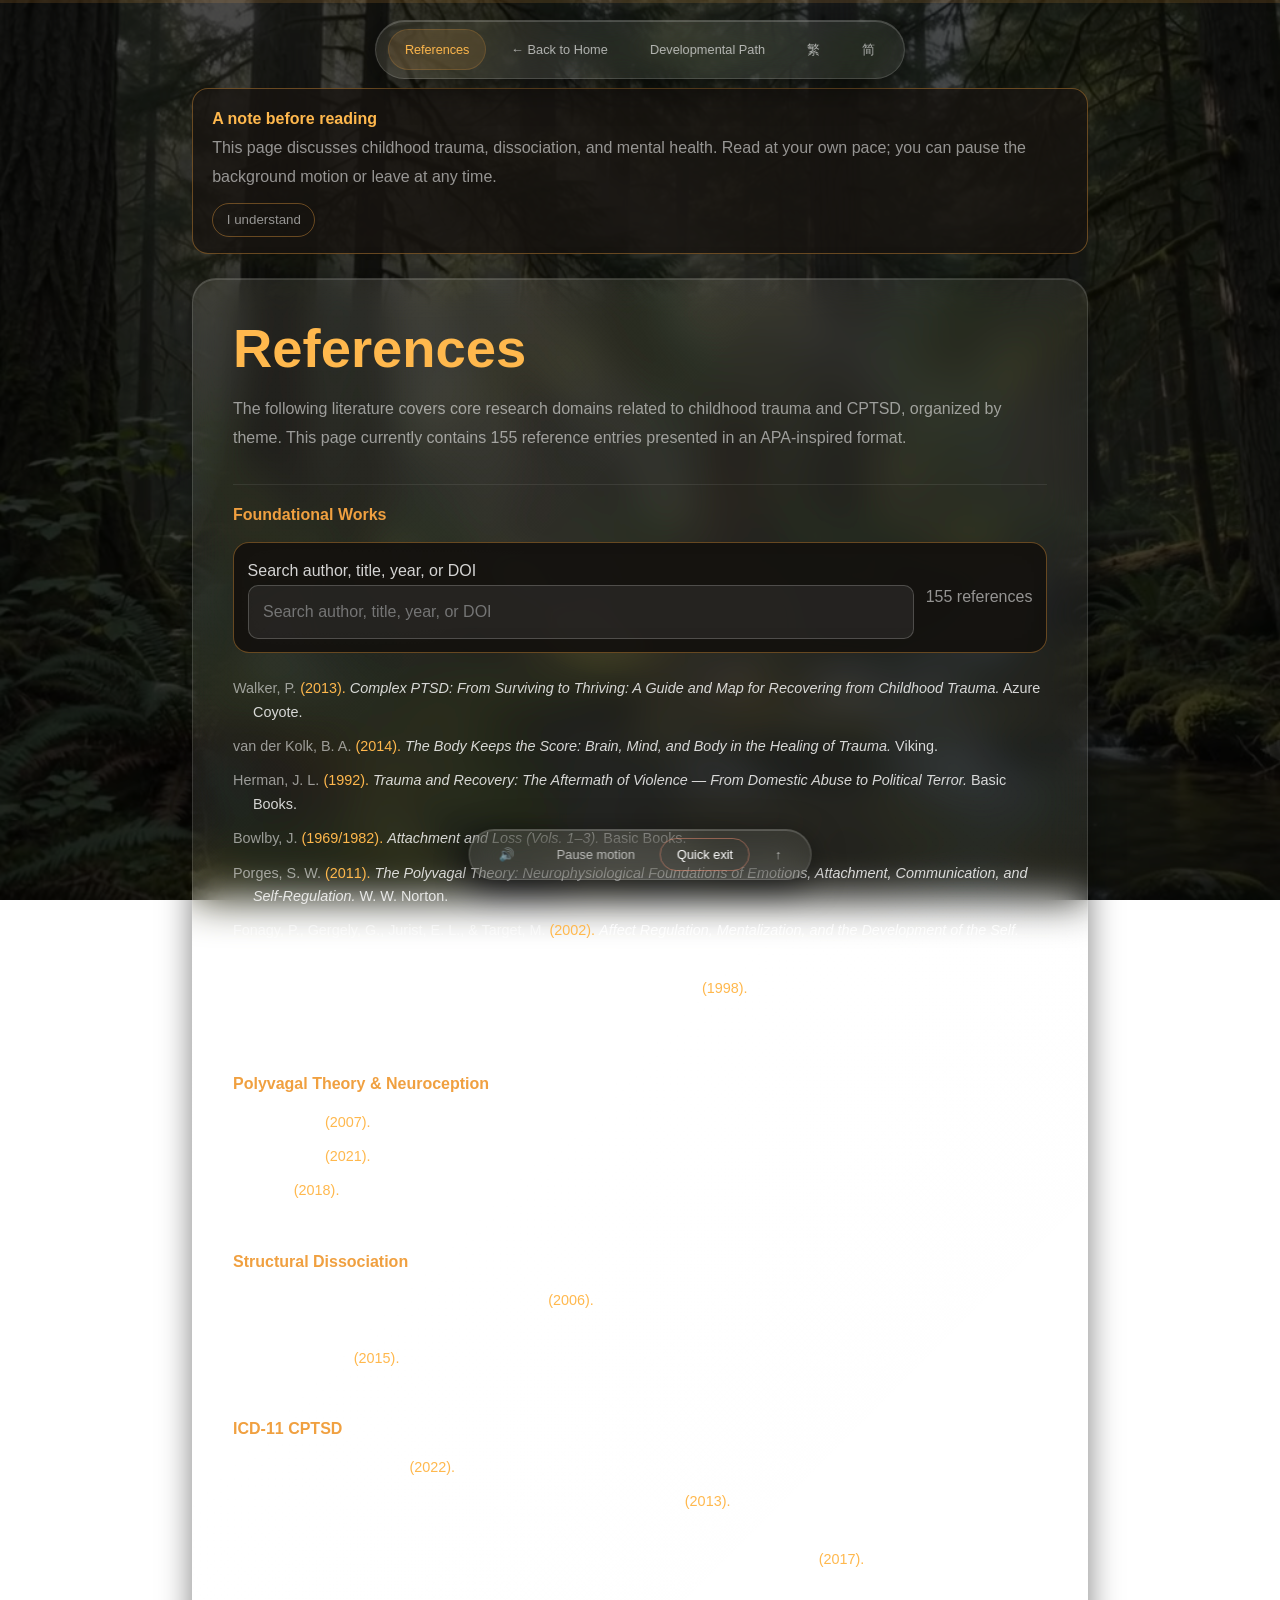
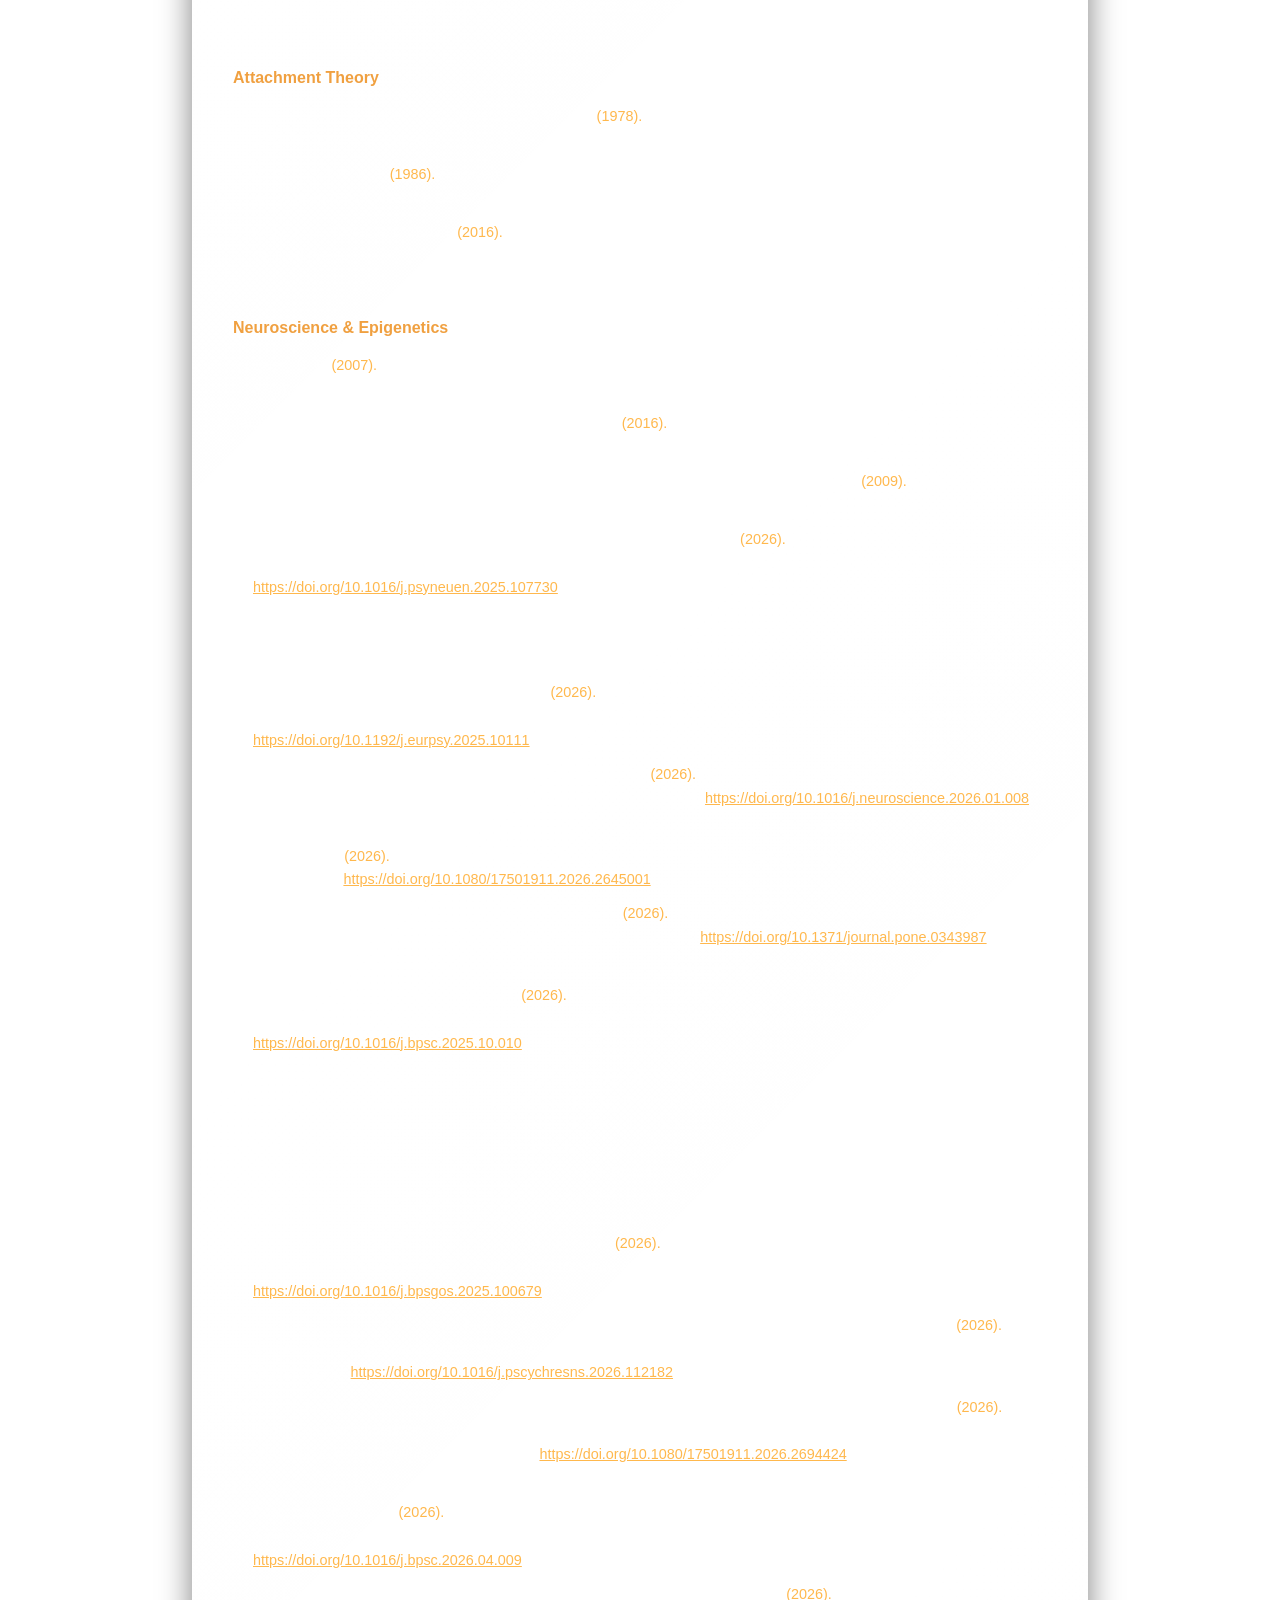
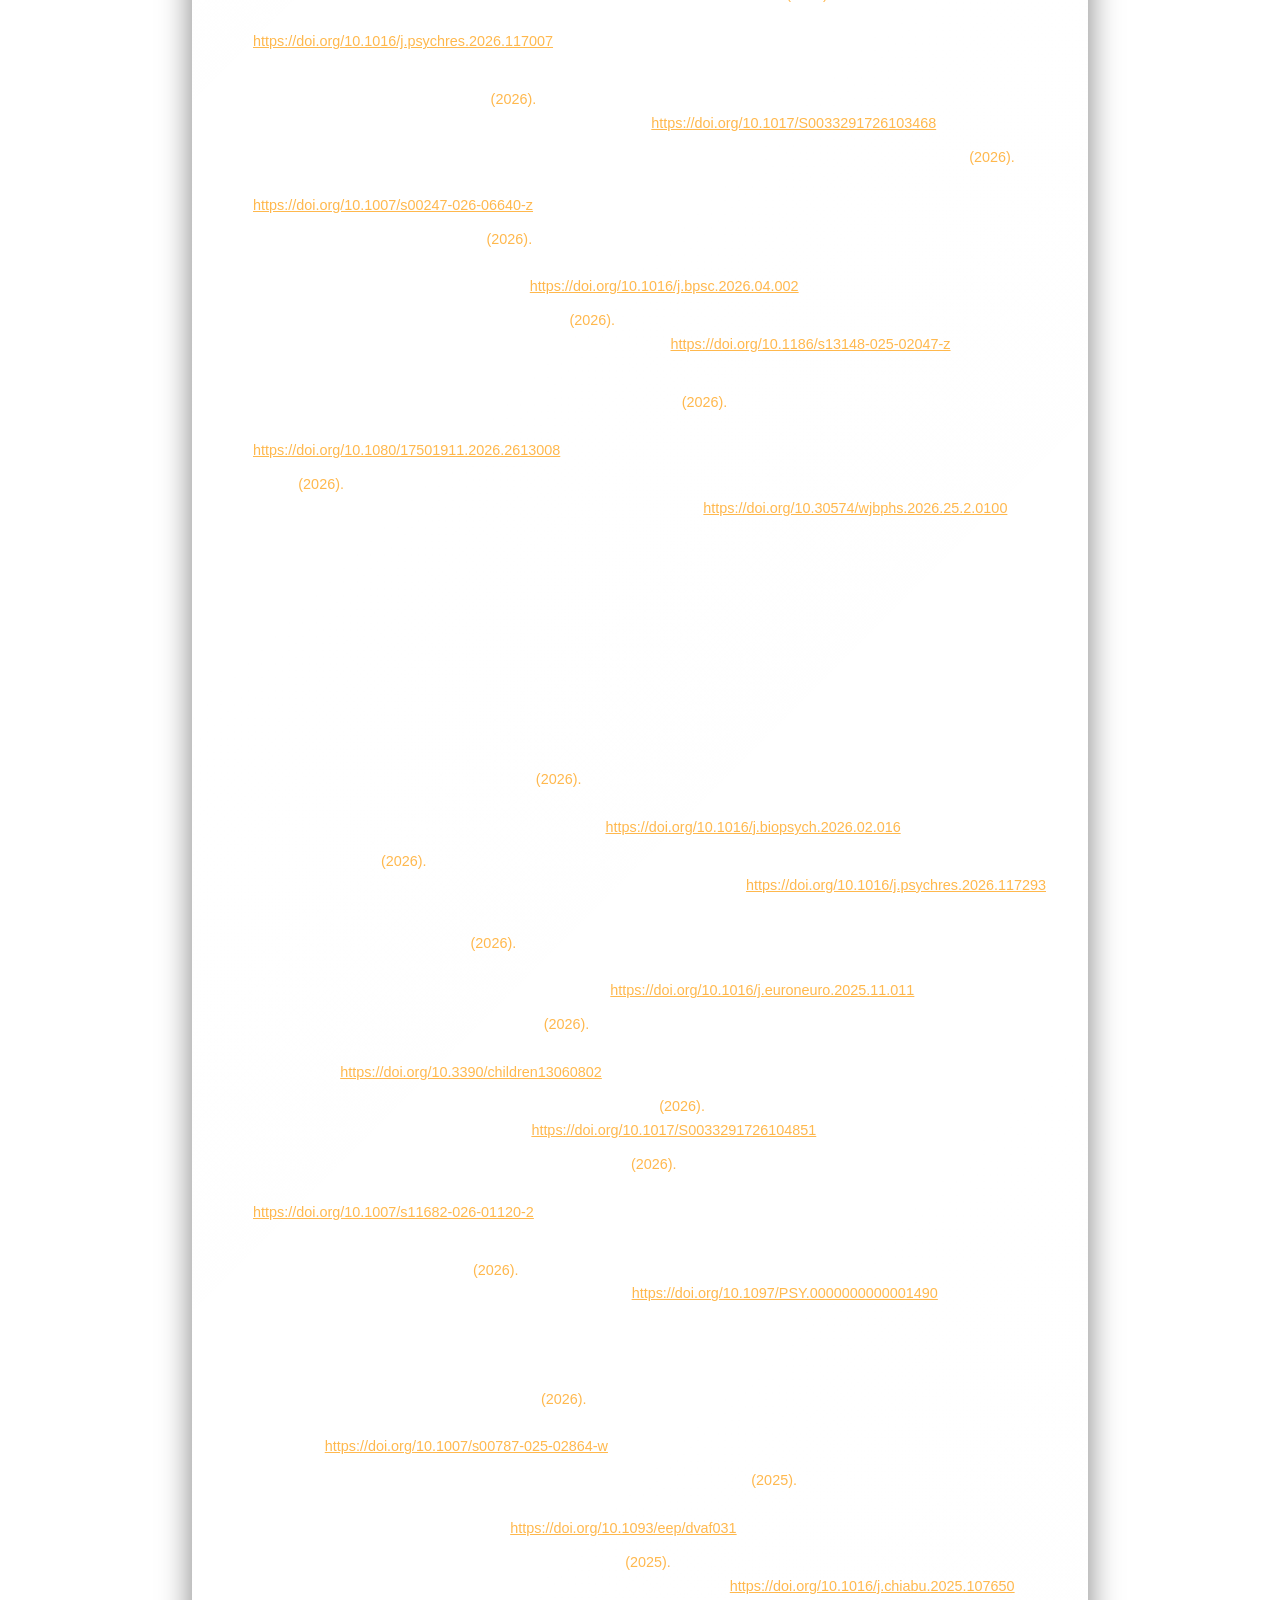
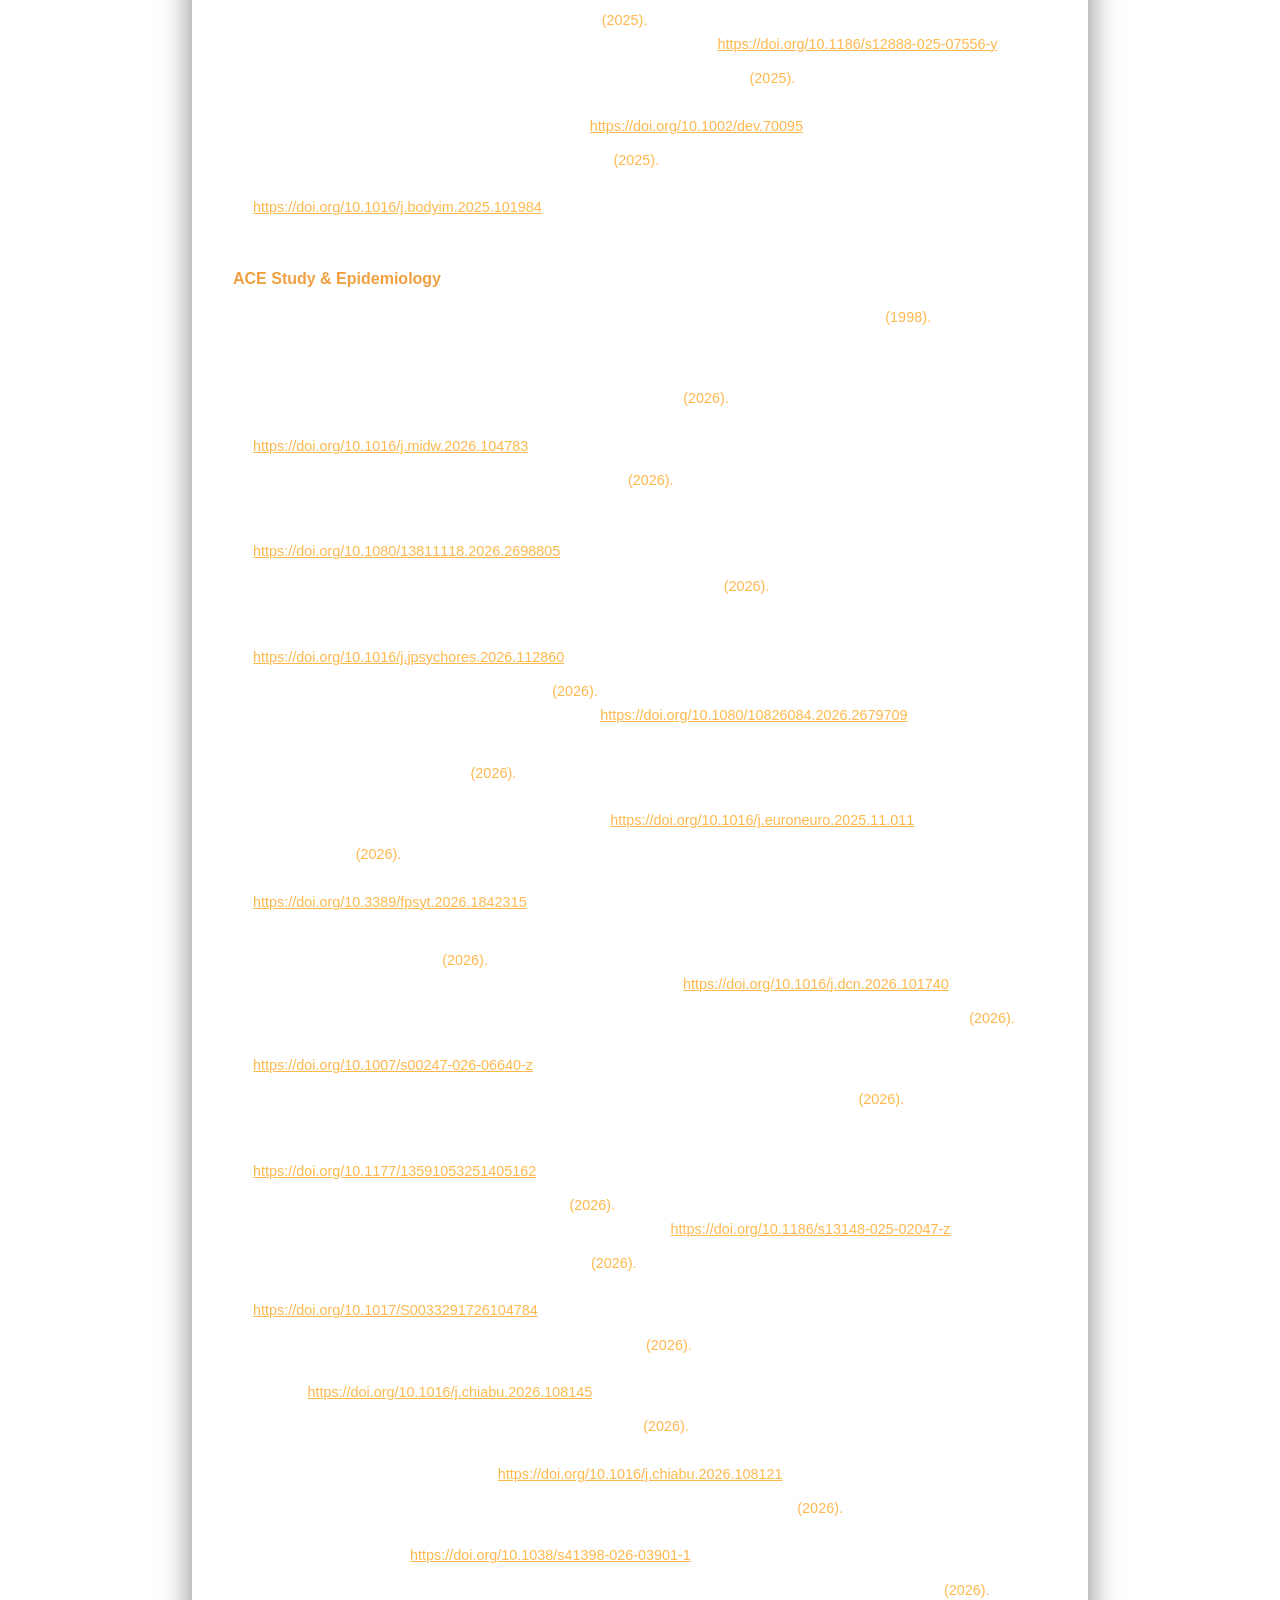
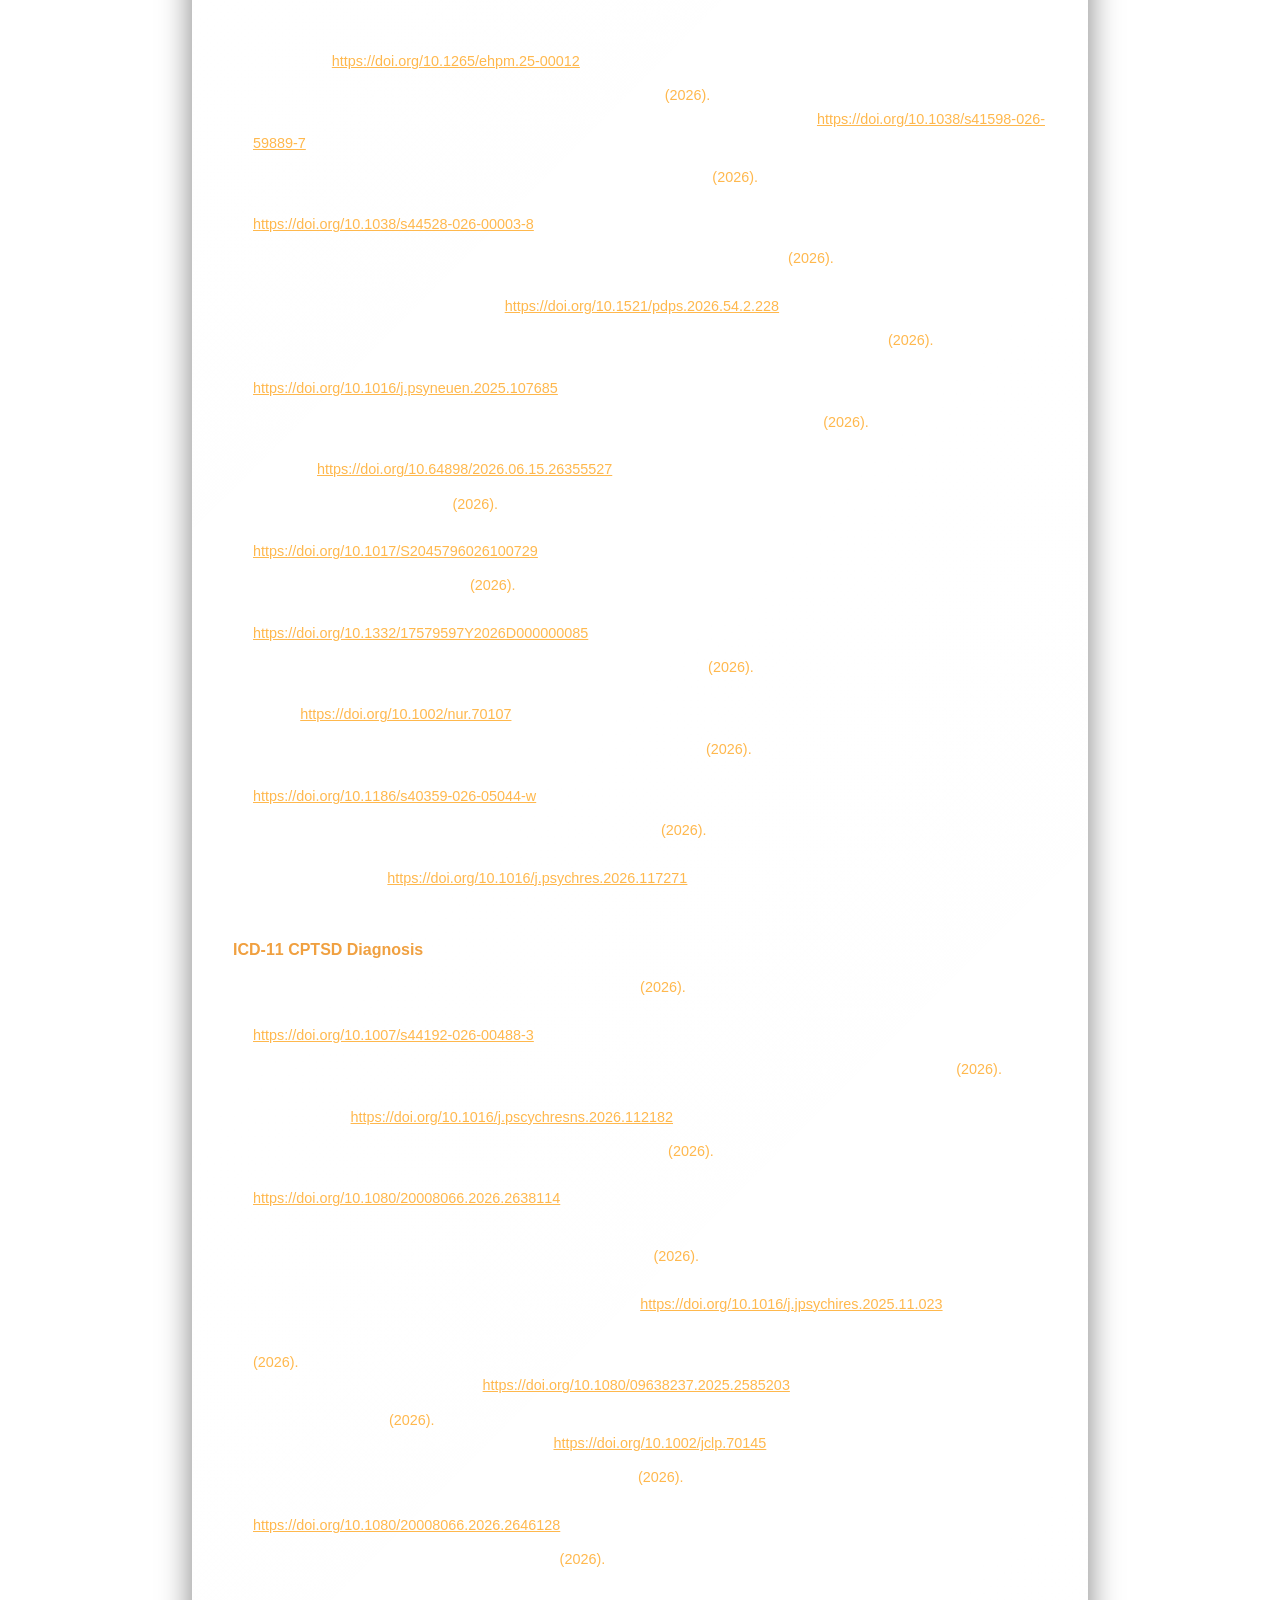
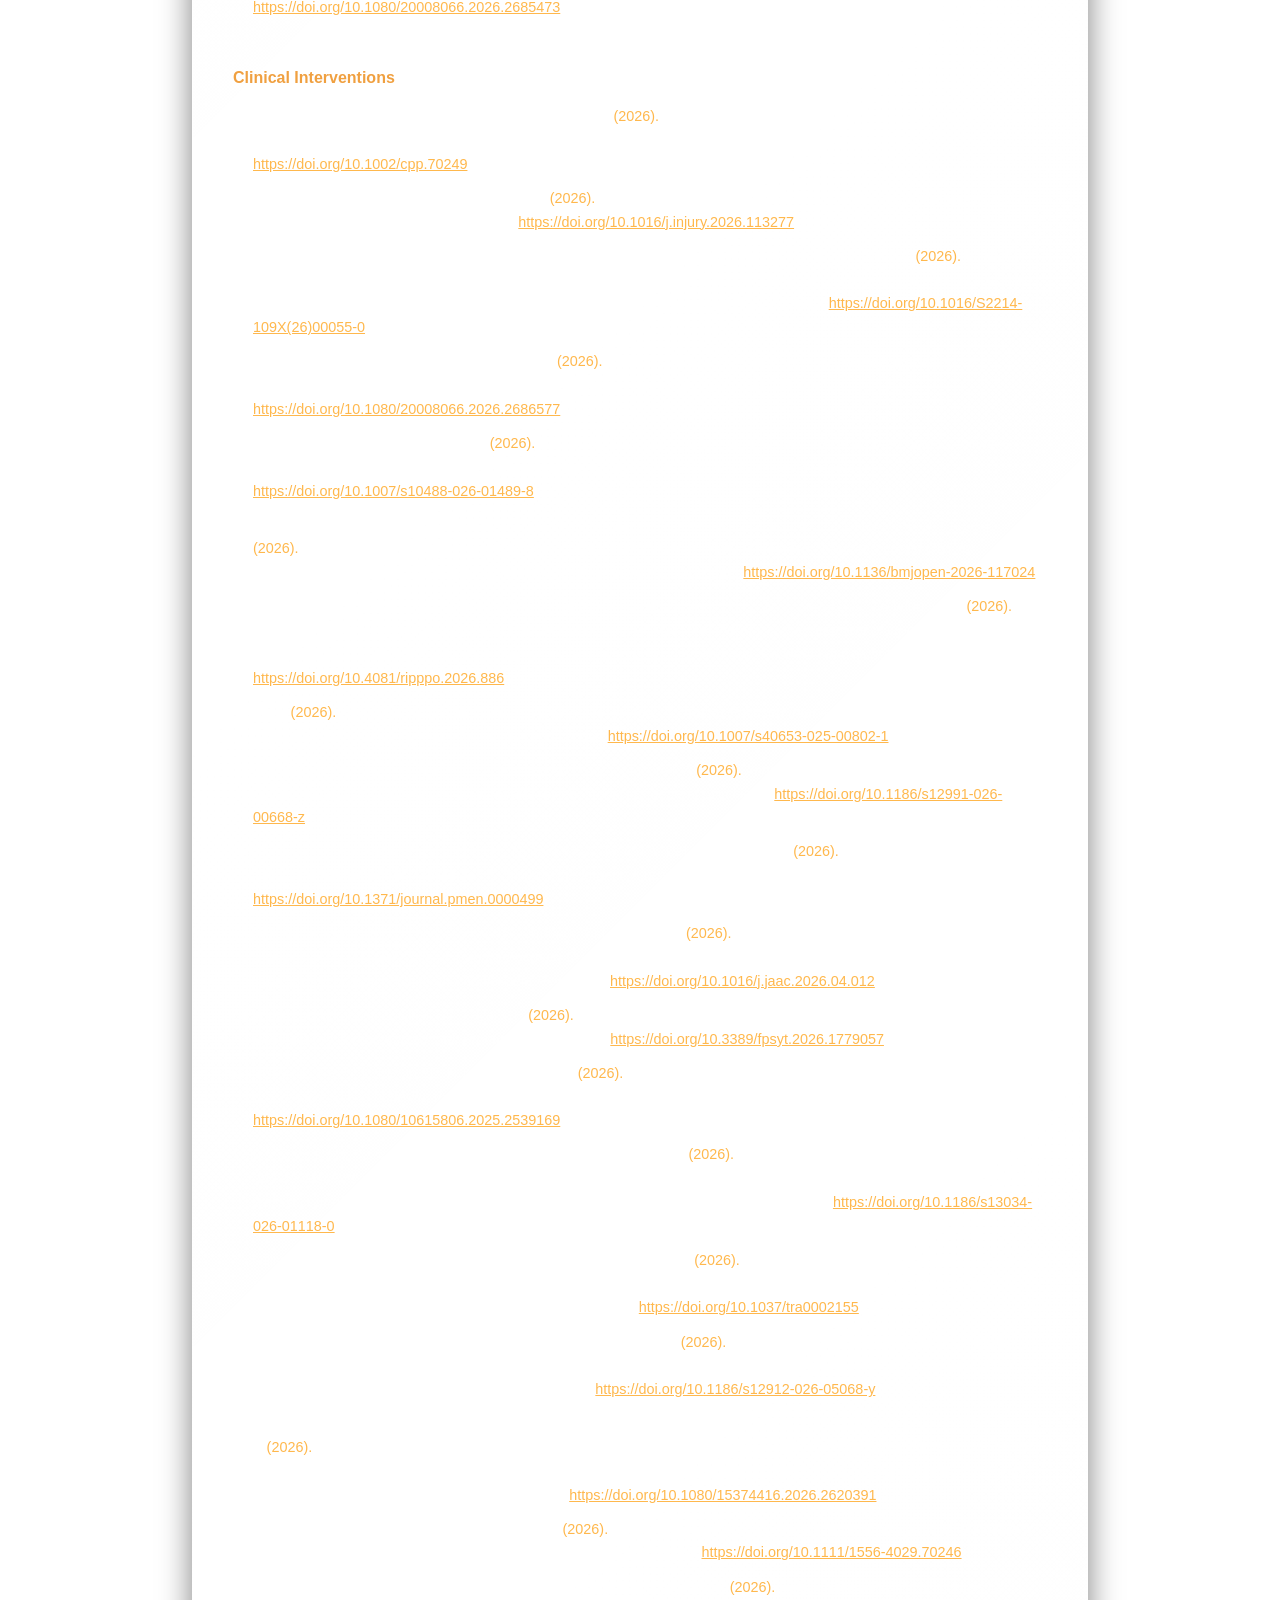
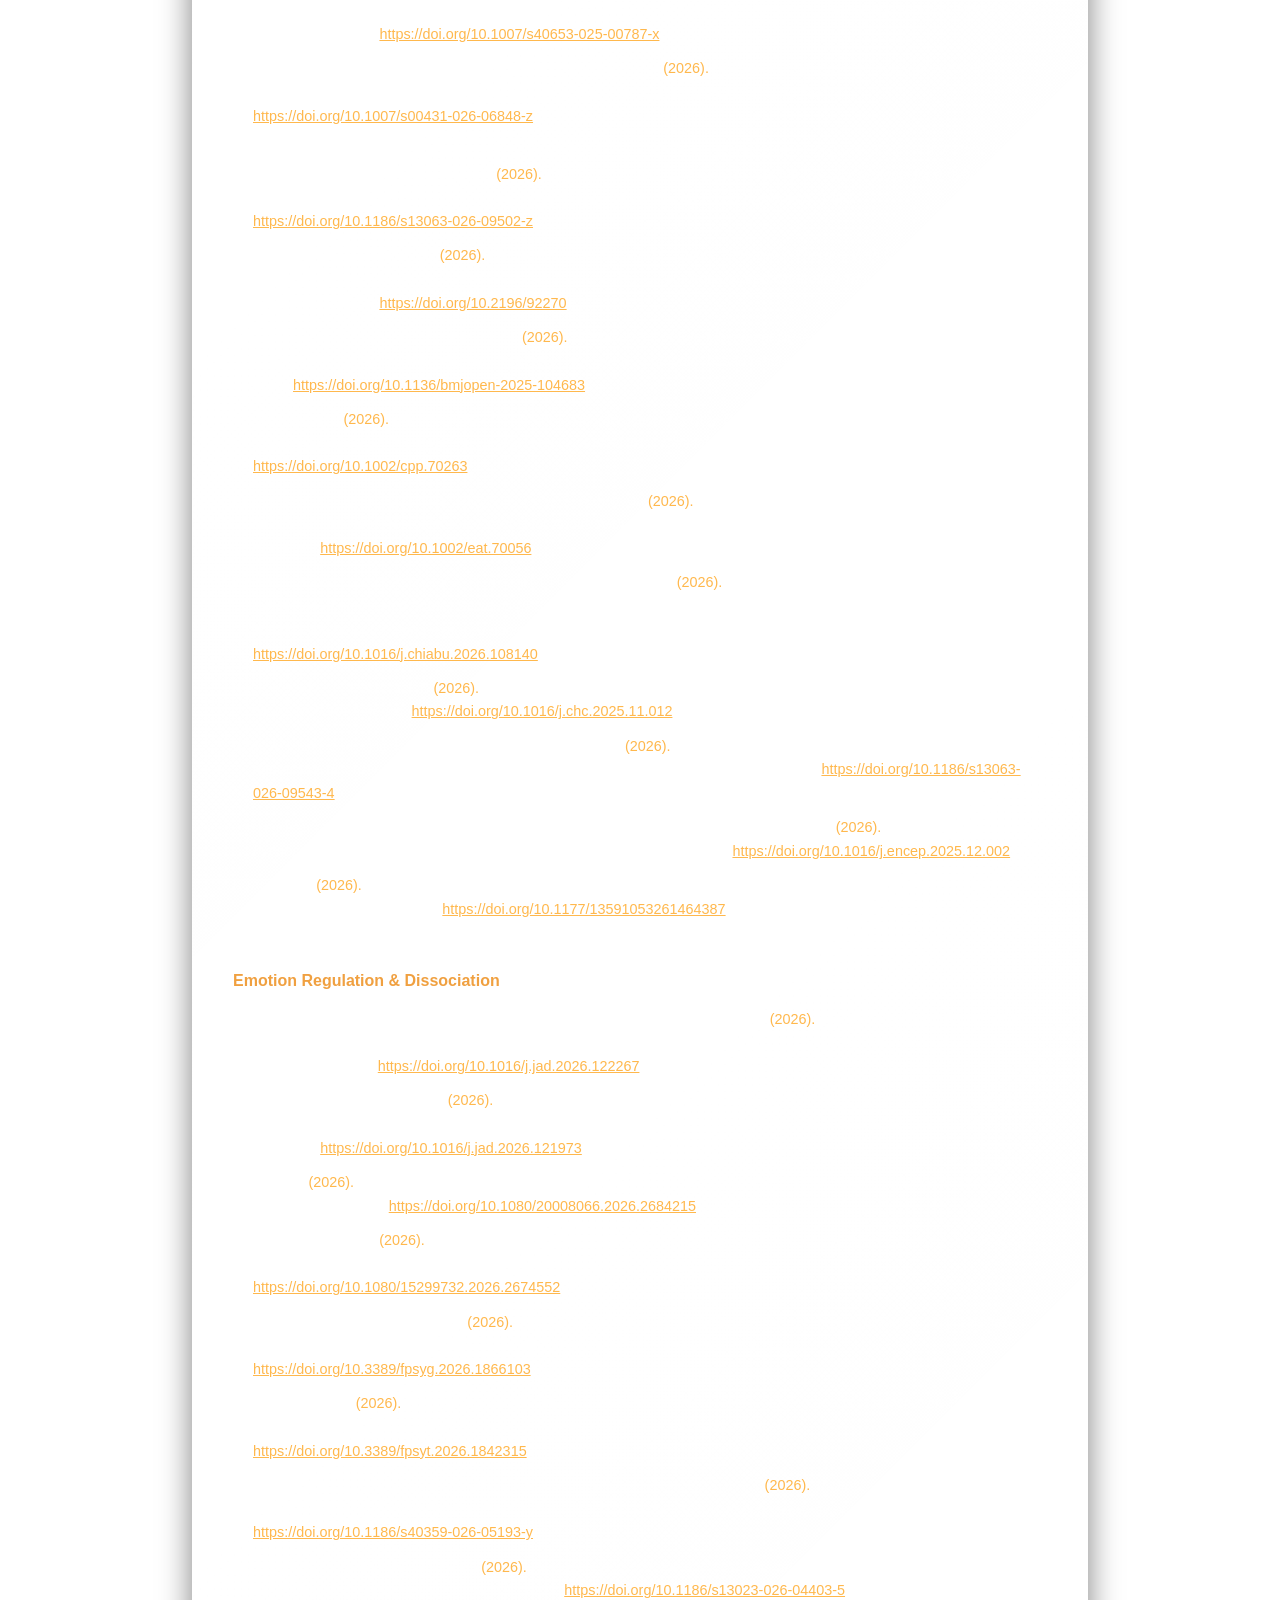
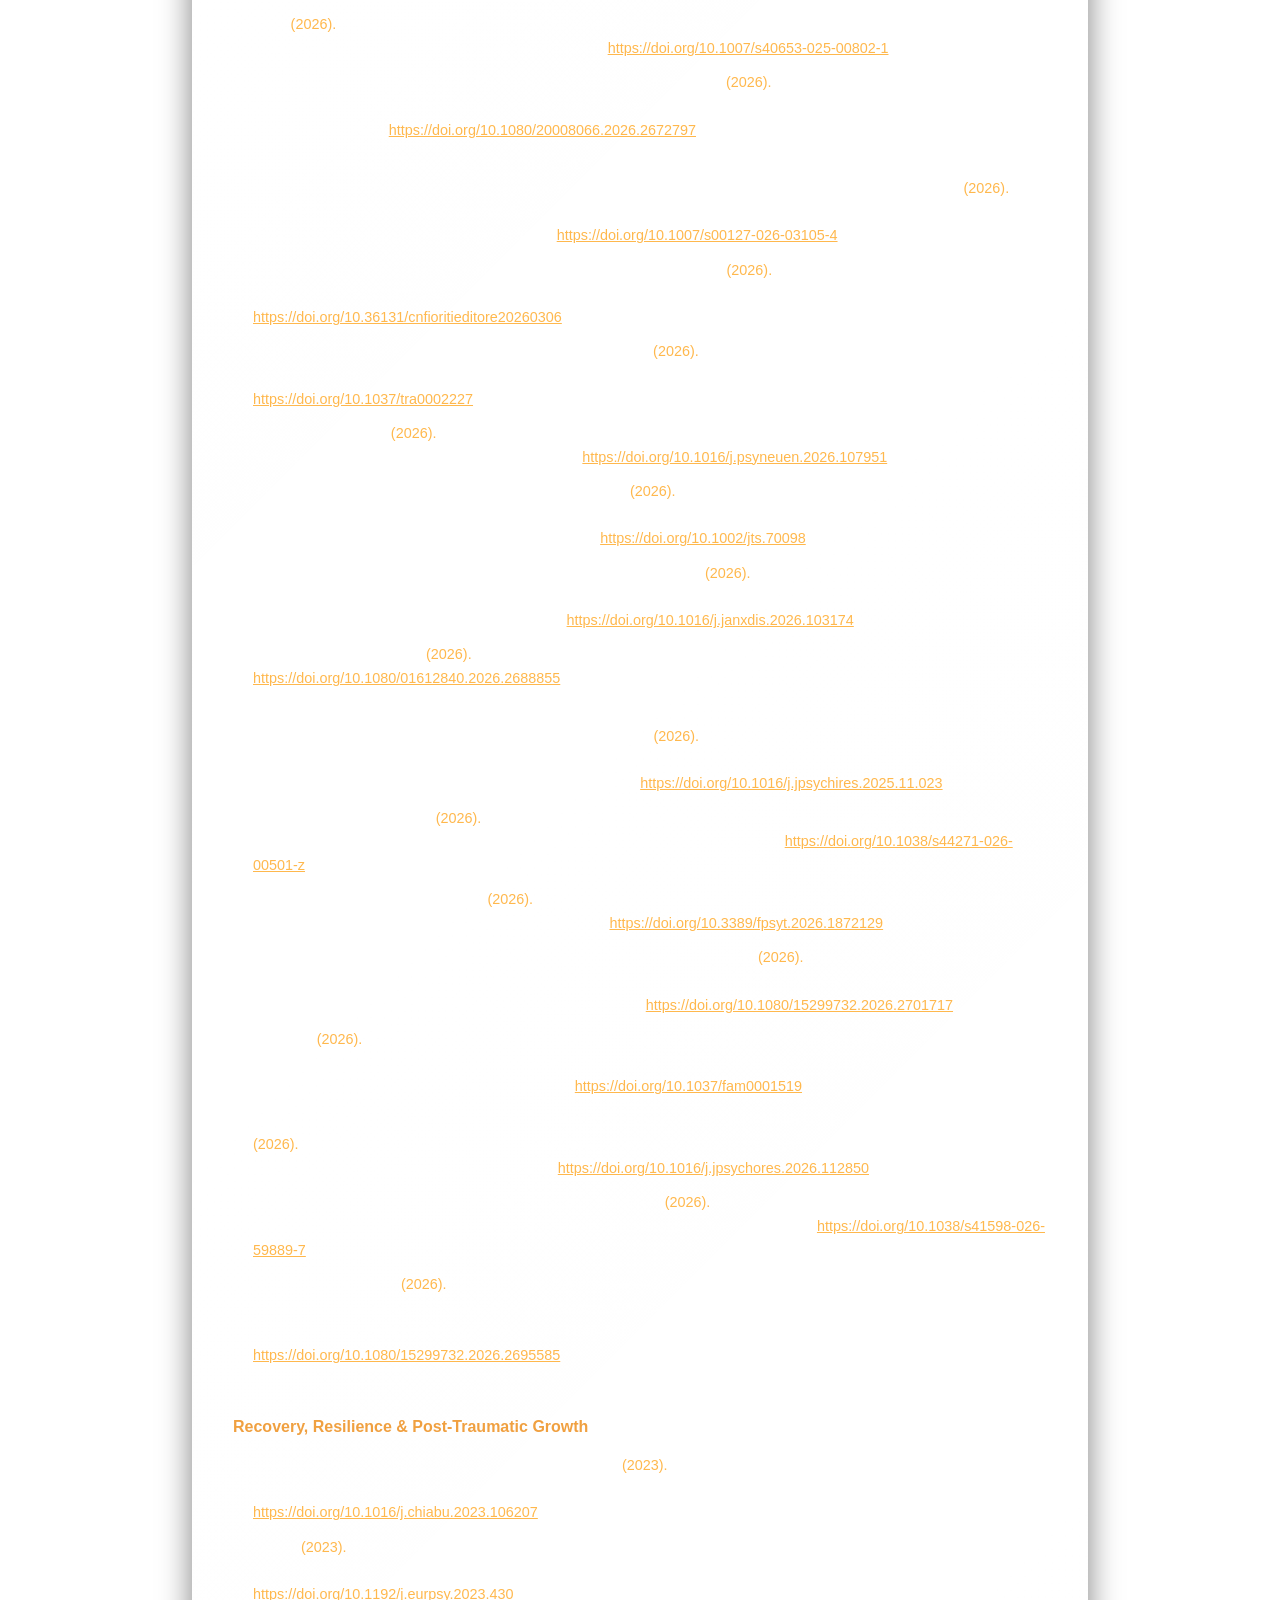
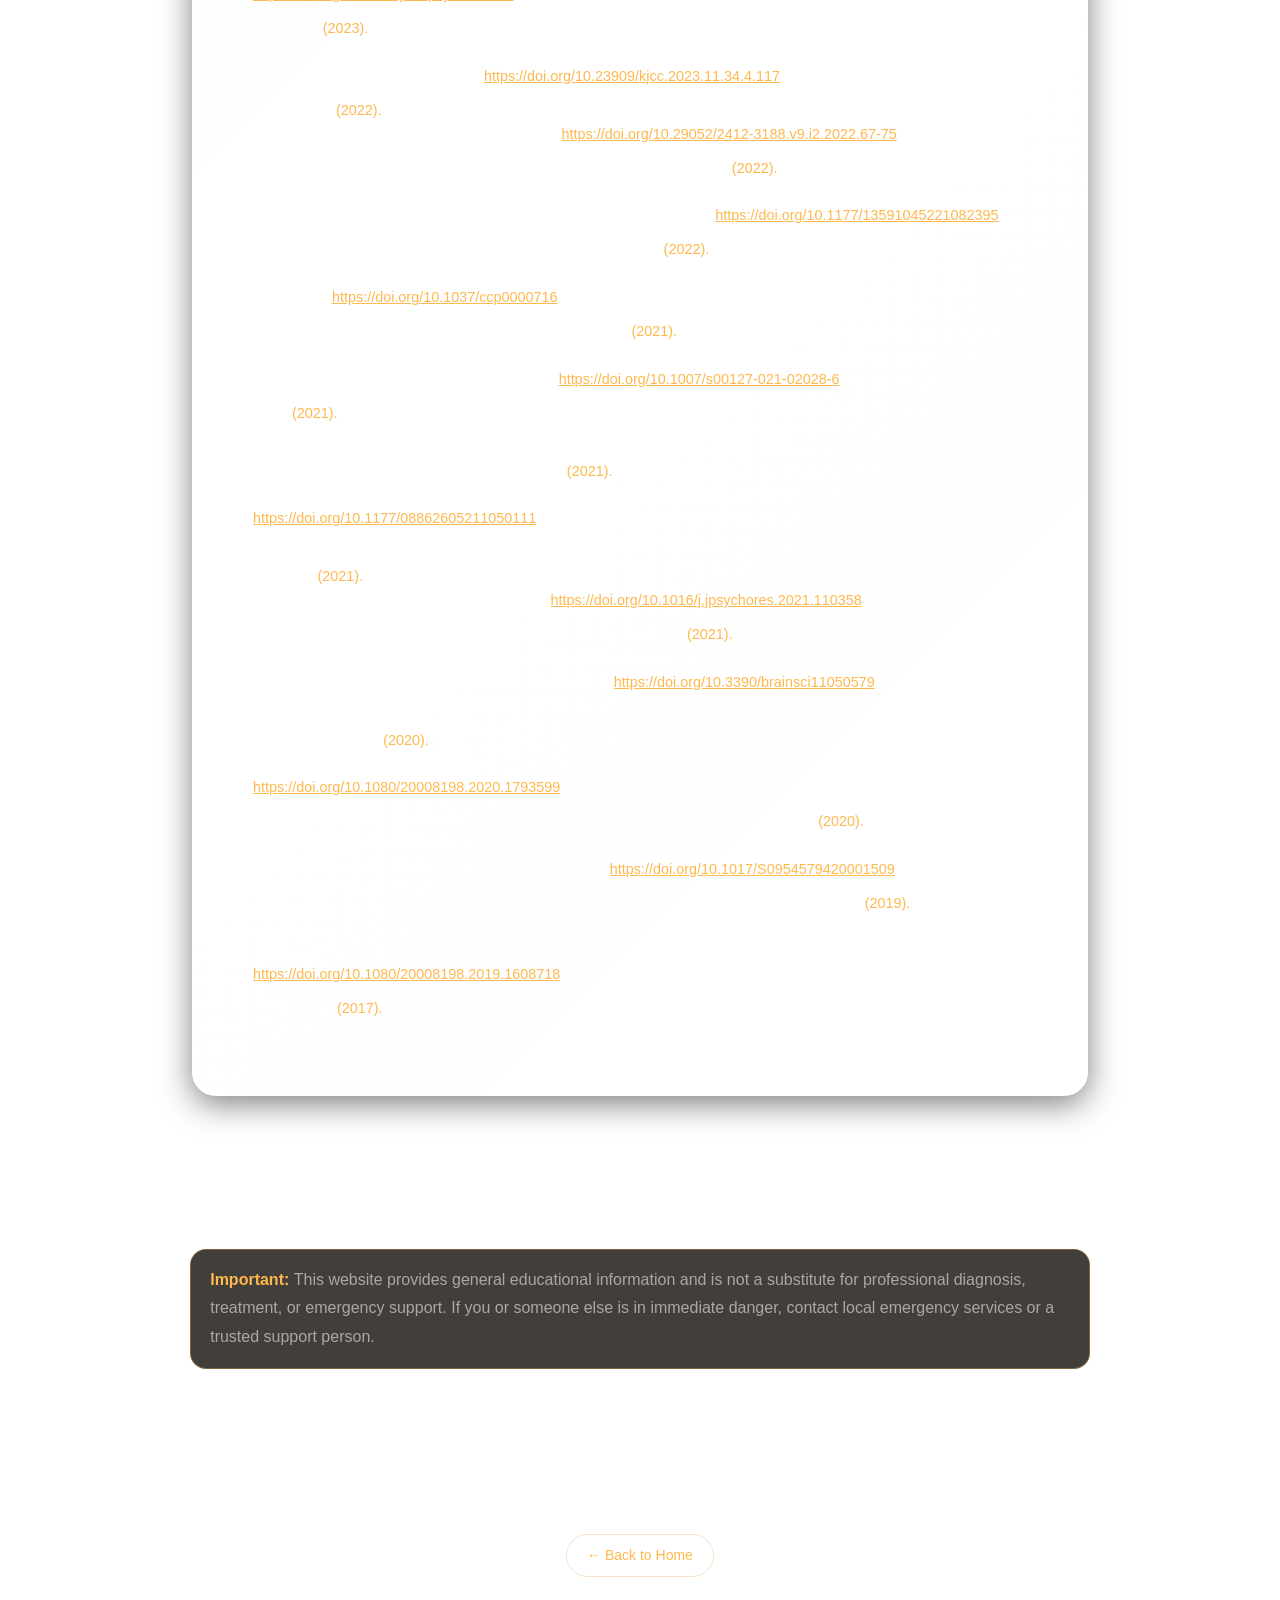
<file: references-en.html>
<!DOCTYPE html>
<html lang="en">
<head>
<meta charset="UTF-8">
<meta name="viewport" content="width=device-width, initial-scale=1.0, viewport-fit=cover">
<meta name="description" content="Searchable academic references supporting the CPTSD and childhood-trauma educational guide.">
<meta name="theme-color" content="#17120d">
<meta name="apple-mobile-web-app-capable" content="yes">
<meta name="apple-mobile-web-app-status-bar-style" content="black-translucent">
<meta name="apple-mobile-web-app-title" content="CPTSD Guide">
<link rel="manifest" href="manifest.json">
<link rel="apple-touch-icon" href="apple-touch-icon.png">
<meta property="og:type" content="article">
<meta property="og:title" content="CPTSD and Childhood Trauma References">
<meta property="og:description" content="Searchable academic references organized by research theme.">
<meta property="og:image" content="https://yuuryou.github.io/childhood-trauma-study/og-image.png">
<link rel="alternate" hreflang="en" href="references-en.html">
<link rel="alternate" hreflang="zh-Hans" href="references-cn.html">
<link rel="alternate" hreflang="zh-Hant" href="references.html">
<link rel="stylesheet" href="site-enhancements.css">
<title>References — CPTSD: Understanding and Healing Childhood Trauma</title>
<style>
/* ============================================
   Apple Liquid Glass — CPTSD References
   Dark Theme + Amber Accent
   ============================================ */

*, *::before, *::after { box-sizing: border-box; margin: 0; padding: 0; }

/* ===== Tokens ===== */
:root {
  --amber: #f0a040;
  --amber-light: #ffb84d;
  --amber-lighter: #ffc973;
  --amber-glow: rgba(240, 160, 64, 0.12);
  --amber-glow-strong: rgba(240, 160, 64, 0.2);
  --amber-border: rgba(240, 160, 64, 0.3);
  --amber-border-hover: rgba(240, 160, 64, 0.5);

  --text-primary: #ffffff;
  --text-body: rgba(255, 255, 255, 0.82);
  --text-secondary: rgba(255, 255, 255, 0.55);
  --text-muted: rgba(255, 255, 255, 0.35);

  --border-subtle: rgba(255, 255, 255, 0.08);
  --border-normal: rgba(255, 255, 255, 0.12);

  --radius-sm: 12px;
  --radius-md: 16px;
  --radius-lg: 24px;
  --radius-xl: 28px;
  --radius-full: 9999px;

  --ease-standard: cubic-bezier(0.25, 0.1, 0.25, 1);
  --ease-spring: cubic-bezier(0.34, 1.56, 0.64, 1);

  --font-sans: -apple-system, BlinkMacSystemFont, "SF Pro Display", "SF Pro Text", "Helvetica Neue", "PingFang TC", "Microsoft JhengHei", sans-serif;
}

html { scroll-behavior: smooth; font-size: 16px; overflow-x: hidden; background: transparent; min-height: 100vh; }

body {
  font-family: var(--font-sans);
  background: transparent !important;
  color: var(--text-body);
  line-height: 1.8;
  font-weight: 300;
  -webkit-font-smoothing: antialiased;
  -moz-osx-font-smoothing: grayscale;
  position: relative;
  overflow-x: hidden;
  min-height: 100vh;
}

/* ===== Background layers — full-bleed on every viewport ===== */
.bg-image,
.bg-video,
.bg-overlay {
  position: fixed;
  top: 0;
  left: 0;
  width: 100%;
  height: 100%;
  /* Mobile browsers shrink the layout viewport while the URL bar is
     visible; the vh minimum keeps the layer at least as tall as the
     largest viewport state, so it can never fall short of the screen. */
  min-height: 100vh;
  pointer-events: none;
}

/* Static poster layer. Always painted, and the fallback whenever the
   video cannot be shown (unsupported codec, data saver, reduced motion,
   blocked autoplay, hidden by the motion toggle). */
.bg-image {
  z-index: -10000;
  background: #0a0e1a url("background-poster.jpg") center center / cover no-repeat;
}

/* Purely visual, permanently muted video layer. `contain` letterboxed the
   frame on small screens, so the frame now covers the layer instead. */
.bg-video {
  z-index: -9999;
  object-fit: cover;
  object-position: center center;
  opacity: 1;
  filter: brightness(0.45);
  background: transparent;
}

.bg-overlay {
  z-index: -9998;
  background: rgba(0, 0, 0, 0.35);
}

/* Seamless looping forest ambience (wind, leaves, brook, birdsong).
   The video keeps no sound of its own — all audio lives here. */
.bg-audio {
  position: fixed;
  top: 0;
  left: 0;
  width: 1px;
  height: 1px;
  opacity: 0;
  pointer-events: none;
  z-index: -10001;
}

/* Notch / home-indicator safe areas: `viewport-fit=cover` lets the page
   reach the physical edges, and these insets stretch the background stack
   across the areas it would otherwise leave bare. */
@supports (top: env(safe-area-inset-top, 0px)) {
  .bg-image,
  .bg-video,
  .bg-overlay {
    top: calc(0px - env(safe-area-inset-top, 0px));
    left: calc(0px - env(safe-area-inset-left, 0px));
    width: calc(100% + env(safe-area-inset-left, 0px) + env(safe-area-inset-right, 0px));
    height: calc(100% + env(safe-area-inset-top, 0px) + env(safe-area-inset-bottom, 0px));
  }
}

/* Dynamic viewport height (mobile URL bar collapse / expand). */
@supports (height: 100dvh) {
  .bg-image,
  .bg-video,
  .bg-overlay {
    min-height: 100dvh;
  }
}

p, li, td, th, blockquote { overflow-wrap: break-word; word-break: break-word; }
img, iframe, table, pre, code { max-width: 100%; height: auto; }

/* ===== Floating Nav ===== */
.floating-nav {
  position: fixed;
  top: 20px;
  left: 50%;
  transform: translateX(-50%);
  display: flex;
  align-items: center;
  gap: 8px;
  z-index: 100;
  padding: 8px 12px;
  background: rgba(255, 255, 255, 0.08);
  backdrop-filter: blur(20px) saturate(160%);
  -webkit-backdrop-filter: blur(20px) saturate(160%);
  border: 1px solid rgba(255, 255, 255, 0.15);
  border-radius: 9999px;
  box-shadow:
    0 8px 32px rgba(0, 0, 0, 0.5),
    inset 0 1px 0 rgba(255, 255, 255, 0.18);
  animation: navFloatIn 0.8s cubic-bezier(0.34, 1.56, 0.64, 1) both;
  animation-delay: 0.2s;
}

.nav-title {
  display: flex;
  align-items: center;
  font-size: 0.8rem;
  font-weight: 500;
  color: var(--amber-light);
  white-space: nowrap;
  padding: 8px 16px;
  background: rgba(240, 160, 64, 0.12);
  border: 1px solid rgba(240, 160, 64, 0.2);
  border-radius: 9999px;
  letter-spacing: -0.01em;
}

.nav-pill {
  display: flex;
  align-items: center;
  justify-content: center;
  padding: 8px 16px;
  font-size: 0.8rem;
  font-weight: 500;
  color: rgba(255, 255, 255, 0.65);
  text-decoration: none;
  white-space: nowrap;
  border-radius: 9999px;
  background: transparent;
  border: 1px solid transparent;
  transition:
    color 0.2s ease,
    background 0.25s ease,
    border-color 0.25s ease,
    transform 0.15s cubic-bezier(0.34, 1.56, 0.64, 1);
}

.nav-pill:hover {
  color: #ffffff;
  background: rgba(255, 255, 255, 0.1);
  border-color: rgba(240, 160, 64, 0.3);
  transform: scale(1.05);
}

.nav-pill:active { transform: scale(0.95); }

/* ===== Main ===== */
.main {
  max-width: 56rem;
  margin: 0 auto;
  padding: 4.5rem 2rem 6rem 2rem;
  position: relative;
  z-index: 1;
}

/* ===== Glass panel ===== */
.glass-panel-blur {
  background: linear-gradient(135deg, rgba(255,255,255,0.08), rgba(255,255,255,0.03));
  backdrop-filter: blur(20px) saturate(160%);
  -webkit-backdrop-filter: blur(20px) saturate(160%);
  border: 1px solid rgba(255, 255, 255, 0.12);
  border-radius: 24px;
  box-shadow: 0 8px 32px rgba(0,0,0,0.5), inset 0 1px 0 rgba(255,255,255,0.15);
  padding: 2.5rem;
  margin-bottom: 2.5rem;
  transition: transform 0.2s var(--ease-spring), box-shadow 0.3s ease, border-color 0.3s ease;
  will-change: transform;
  animation: fadeInUp 0.6s ease both 0.08s;
}
.glass-panel-blur:hover {
  transform: translateY(-2px);
  border-color: var(--amber-border);
  box-shadow: 0 12px 40px rgba(0,0,0,0.55), inset 0 1px 0 rgba(255,255,255,0.15);
}

/* ===== Section headings ===== */
section { position: relative; z-index: 1; }

section h2 {
  font-size: clamp(1.8rem, 4vw, 2.5rem);
  font-weight: 600;
  letter-spacing: -0.03em;
  color: var(--amber-light);
  margin-bottom: 1.25rem;
  padding-bottom: 0.5rem;
  border-bottom: 2px solid var(--amber-glow-strong);
}

section h4 {
  font-size: 1rem;
  font-weight: 600;
  color: var(--amber);
  margin: 1.75rem 0 0.75rem 0;
  padding-top: 1rem;
  border-top: 1px solid rgba(255, 255, 255, 0.08);
}

/* ===== Reference entries ===== */
.ref-entry {
  margin-bottom: 0.65rem;
  font-size: 0.9rem;
  color: var(--text-body);
  line-height: 1.65;
  padding-left: 1.25rem;
  text-indent: -1.25rem;
  transition: color 0.2s;
}
.ref-entry:hover { color: var(--text-primary); }

.authors { color: var(--text-secondary); }
.year { color: var(--amber-light); font-weight: 500; }
.title-text { font-style: italic; color: var(--text-body); }

/* ===== Footer ===== */
.site-footer {
  max-width: 56rem;
  margin: 0 auto;
  padding: 2.5rem 2rem;
  text-align: center;
  border-top: 1px solid rgba(255, 255, 255, 0.08);
  position: relative;
  z-index: 1;
}

.site-footer p {
  color: var(--text-muted);
  font-size: 0.82rem;
  margin-bottom: 0.4rem;
}

.site-footer .footer-sub-link {
  display: inline-block;
  margin-top: 1rem;
  color: var(--amber-light);
  text-decoration: none;
  font-size: 0.875rem;
  font-weight: 500;
  padding: 0.5rem 1.25rem;
  border: 1px solid var(--amber-border);
  border-radius: var(--radius-full);
  transition: background 0.2s, transform 0.2s var(--ease-spring);
}
.site-footer .footer-sub-link:hover {
  background: rgba(240, 160, 64, 0.1);
  transform: scale(1.04);
}

/* ===== Animations ===== */
@keyframes fadeInUp {
  from { opacity: 0; transform: translateY(20px); }
  to   { opacity: 1; transform: translateY(0); }
}

@keyframes navFloatIn {
  0%   { opacity: 0; transform: translateX(-50%) translateY(-24px); }
  60%  { opacity: 1; transform: translateX(-50%) translateY(4px); }
  100% { opacity: 1; transform: translateX(-50%) translateY(0); }
}
@keyframes navFloatInBottom {
  0% {
    opacity: 0;
    transform: translateX(-50%) translateY(24px);
  }
  60% {
    opacity: 1;
    transform: translateX(-50%) translateY(-4px);
  }
  100% {
    opacity: 1;
    transform: translateX(-50%) translateY(0);
  }
}


/* ===== Responsive ===== */
@media (min-width: 1400px) {
  .main { max-width: 82rem; }
}
@media (min-width: 1200px) and (max-width: 1399px) {
  .main { max-width: 60rem; }
}
@media (max-width: 768px) {
  .main { max-width: 100%; padding: 1.5rem 1rem 4rem 1rem; }
  .glass-panel-blur { padding: 1.5rem; }
  .floating-nav { padding: 6px 10px; gap: 2px; }
  .nav-pill { font-size: 0.68rem; padding: 6px 10px; }
  .nav-title { font-size: 0.68rem; padding: 6px 10px; }
}
@media (max-width: 480px) {
  .main { max-width: 100%; padding: 1.5rem 0.75rem 3rem 0.75rem; }
  .glass-panel-blur { padding: 1.25rem; border-radius: var(--radius-md); }
  section h2 { font-size: 1.4rem; }
  .floating-nav { padding: 5px 8px; gap: 1px; }
  .nav-pill { font-size: 0.62rem; padding: 5px 8px; }
  .nav-title { font-size: 0.62rem; padding: 5px 8px; }
}

/* ===== Accessibility ===== */
@media (prefers-reduced-motion: reduce) {
  .bg-video { display: none; }
  .bg-overlay { display: none; }
  body { background: #0a0e1a; }
  *, *::before, *::after {
    animation-duration: 0.01ms !important;
    animation-iteration-count: 1 !important;
    transition-duration: 0.01ms !important;
  }
}
@media (prefers-reduced-transparency: reduce) {
  .glass-panel-blur, .floating-nav {
    background: rgba(20, 20, 35, 0.95);
    backdrop-filter: none;
    -webkit-backdrop-filter: none;
  }
}

/* ===== Print ===== */
@media print {
  body::before, .care-controls, .floating-nav { display: none !important; }
  body { background: #fff; color: #1a1a2e; }
  .main { padding-top: 3rem; }
  .glass-panel-blur {
    background: #f8f8fa; backdrop-filter: none; -webkit-backdrop-filter: none;
    border: 1px solid #ddd; box-shadow: none; break-inside: avoid;
  }
  section h2 { color: #c87a28; border-bottom-color: #ddd; }
}
</style>
<link rel="preload" href="site-enhancements.css" as="style">
<link rel="preload" href="site-enhancements.js" as="script">
<link rel="preload" href="background-poster.jpg" as="image">
<script type="application/ld+json">
{
  "@context": "https://schema.org",
  "@type": "MedicalWebPage",
  "name": "References — CPTSD: Understanding and Healing Childhood Trauma",
  "description": "Searchable academic references supporting the CPTSD and childhood-trauma educational guide.",
  "url": "https://yuuryou.github.io/childhood-trauma-study/references-en.html",
  "inLanguage": "en",
  "about": { "@type": "MedicalCondition", "name": "Complex Post-Traumatic Stress Disorder", "alternateName": "CPTSD" },
  "isPartOf": { "@type": "WebSite", "name": "CPTSD — Understanding Childhood Trauma", "url": "https://yuuryou.github.io/childhood-trauma-study/" },
  "breadcrumb": { "@type": "BreadcrumbList", "itemListElement": [
    { "@type": "ListItem", "position": 1, "name": "Home", "item": "https://yuuryou.github.io/childhood-trauma-study/index.html" },
    { "@type": "ListItem", "position": 2, "name": "References", "item": "https://yuuryou.github.io/childhood-trauma-study/references-en.html" }
  ]}
}
</script>
</head>
<body>

<div class="bg-image" aria-hidden="true"></div>
<video class="bg-video" autoplay loop playsinline muted preload="auto" poster="background-poster.jpg" aria-hidden="true">
  <source src="background.mp4" type="video/mp4">
</video>
<audio class="bg-audio" autoplay loop muted preload="auto" aria-hidden="true">
  <source src="forest-ambience.mp3" type="audio/mpeg">
</audio>
<div class="bg-overlay"></div>

<!-- Floating Nav -->
<nav class="floating-nav" aria-label="Page navigation">
  <span class="nav-title">References</span>
  <a href="cptsd-en.html" class="nav-pill">← Back to Home</a>
  <a href="development-en.html" class="nav-pill">Developmental Path</a>
  <button class="nav-pill mute-btn" type="button" onclick="toggleMute()" aria-label="Background audio is muted" aria-pressed="false" title="Background audio is muted">&#x1F507;</button>
  <a href="references.html" class="nav-pill lang-switch" title="Traditional Chinese">繁</a>
  <a href="references-cn.html" class="nav-pill lang-switch" title="Simplified Chinese">简</a>
</nav>

<!-- Main Content -->
<div class="main">

<section id="references" class="glass-panel-blur">
  <h1 class="reference-page-title">References</h1>
  <p style="color: var(--text-secondary); margin-bottom: 2rem;">
    The following literature covers core research domains related to childhood trauma and CPTSD, organized by theme. This page currently contains 155 reference entries presented in an APA-inspired format.
  </p>

    <h4>Foundational Works</h4>
    <p class="ref-entry"><span class="authors">Walker, P.</span> <span class="year">(2013).</span> <span class="title-text">Complex PTSD: From Surviving to Thriving: A Guide and Map for Recovering from Childhood Trauma.</span> Azure Coyote.</p>
    <p class="ref-entry"><span class="authors">van der Kolk, B. A.</span> <span class="year">(2014).</span> <span class="title-text">The Body Keeps the Score: Brain, Mind, and Body in the Healing of Trauma.</span> Viking.</p>
    <p class="ref-entry"><span class="authors">Herman, J. L.</span> <span class="year">(1992).</span> <span class="title-text">Trauma and Recovery: The Aftermath of Violence — From Domestic Abuse to Political Terror.</span> Basic Books.</p>
    <p class="ref-entry"><span class="authors">Bowlby, J.</span> <span class="year">(1969/1982).</span> <span class="title-text">Attachment and Loss (Vols. 1–3).</span> Basic Books.</p>
    <p class="ref-entry"><span class="authors">Porges, S. W.</span> <span class="year">(2011).</span> <span class="title-text">The Polyvagal Theory: Neurophysiological Foundations of Emotions, Attachment, Communication, and Self-Regulation.</span> W. W. Norton.</p>
    <p class="ref-entry"><span class="authors">Fonagy, P., Gergely, G., Jurist, E. L., &amp; Target, M.</span> <span class="year">(2002).</span> <span class="title-text">Affect Regulation, Mentalization, and the Development of the Self.</span> Other Press.</p>
    <p class="ref-entry"><span class="authors">Yehuda, R., Schmeidler, J., Giller, E. L., Siever, L. J., &amp; Binder-Brynes, K.</span> <span class="year">(1998).</span> <span class="title-text">Relationship between posttraumatic stress disorder characteristics of Holocaust survivors and their adult offspring.</span> <em>American Journal of Psychiatry, 155</em>(6), 841–843.</p>

    <h4>Polyvagal Theory &amp; Neuroception</h4>
    <p class="ref-entry"><span class="authors">Porges, S. W.</span> <span class="year">(2007).</span> <span class="title-text">The polyvagal perspective.</span> <em>Biological Psychology, 74</em>(2), 116–143.</p>
    <p class="ref-entry"><span class="authors">Porges, S. W.</span> <span class="year">(2021).</span> <span class="title-text">Polyvagal theory: A science of safety.</span> <em>Frontiers in Integrative Neuroscience, 16</em>, 871227.</p>
    <p class="ref-entry"><span class="authors">Dana, D.</span> <span class="year">(2018).</span> <span class="title-text">The Polyvagal Theory in Therapy: Engaging the Rhythm of Regulation.</span> W. W. Norton.</p>

    <h4>Structural Dissociation</h4>
    <p class="ref-entry"><span class="authors">van der Hart, O., Nijenhuis, E. R. S., &amp; Steele, K.</span> <span class="year">(2006).</span> <span class="title-text">The Haunted Self: Structural Dissociation and the Treatment of Chronic Traumatization.</span> W. W. Norton.</p>
    <p class="ref-entry"><span class="authors">Nijenhuis, E. R. S.</span> <span class="year">(2015).</span> <span class="title-text">The Trinity of Trauma: Ignorance, Fragility, and Control.</span> Vandenhoeck &amp; Ruprecht.</p>

    <h4>ICD-11 CPTSD</h4>
    <p class="ref-entry"><span class="authors">World Health Organization.</span> <span class="year">(2022).</span> <span class="title-text">ICD-11: International Classification of Diseases 11th Revision.</span> WHO.</p>
    <p class="ref-entry"><span class="authors">Cloitre, M., Garvert, D. W., Brewin, C. R., Bryant, R. A., &amp; Maercker, A.</span> <span class="year">(2013).</span> <span class="title-text">Evidence for proposed ICD-11 PTSD and complex PTSD: A latent profile analysis.</span> <em>European Journal of Psychotraumatology, 4</em>, 20706.</p>
    <p class="ref-entry"><span class="authors">Karatzias, T., Shevlin, M., Fyvie, C., Hyland, P., Efthymiadou, E., Wilson, D., ... &amp; Cloitre, M.</span> <span class="year">(2017).</span> <span class="title-text">Evidence of distinct profiles of posttraumatic stress disorder (PTSD) and complex posttraumatic stress disorder (CPTSD) based on the new ICD-11 trauma questionnaire.</span> <em>Journal of Affective Disorders, 207</em>, 181–187.</p>

    <h4>Attachment Theory</h4>
    <p class="ref-entry"><span class="authors">Ainsworth, M. D. S., Blehar, M. C., Waters, E., &amp; Wall, S.</span> <span class="year">(1978).</span> <span class="title-text">Patterns of Attachment: A Psychological Study of the Strange Situation.</span> Lawrence Erlbaum.</p>
    <p class="ref-entry"><span class="authors">Main, M., &amp; Solomon, J.</span> <span class="year">(1986).</span> <span class="title-text">Discovery of an insecure-disorganized/disoriented attachment pattern.</span> In T. B. Brazelton &amp; M. W. Yogman (Eds.), <em>Affective Development in Infancy</em> (pp. 95–124). Ablex.</p>
    <p class="ref-entry"><span class="authors">Cassidy, J., &amp; Shaver, P. R. (Eds.).</span> <span class="year">(2016).</span> <span class="title-text">Handbook of Attachment: Theory, Research, and Clinical Applications</span> (3rd ed.). Guilford Press.</p>

    <h4>Neuroscience &amp; Epigenetics</h4>
    <p class="ref-entry"><span class="authors">McEwen, B. S.</span> <span class="year">(2007).</span> <span class="title-text">Physiology and neurobiology of stress and adaptation: Central role of the brain.</span> <em>Physiological Reviews, 87</em>(3), 873–904.</p>
    <p class="ref-entry"><span class="authors">Teicher, M. H., Samson, J. A., Anderson, C. M., &amp; Ohashi, K.</span> <span class="year">(2016).</span> <span class="title-text">The effects of childhood maltreatment on brain structure, function and connectivity.</span> <em>Nature Reviews Neuroscience, 17</em>(10), 652–666.</p>
    <p class="ref-entry"><span class="authors">McGowan, P. O., Sasaki, A., D'Alessio, A. C., Dymov, S., Labonté, B., Szyf, M., ... &amp; Meaney, M. J.</span> <span class="year">(2009).</span> <span class="title-text">Epigenetic regulation of the glucocorticoid receptor in human brain associates with childhood abuse.</span> <em>Nature Neuroscience, 12</em>(3), 342–348.</p>
    <p class="ref-entry"><span class="authors">Finlay S, Suvarna B, Adegboye O, Rudd D, McDermott B, van Eijk L, Sarnyai Z</span> <span class="year">(2026).</span> <span class="title-text">Hair cortisol concentration and adolescent mental health: Insight from the Queensland Twin Adolescent Brain Project.</span> <em>Psychoneuroendocrinology.</em> https://doi.org/10.1016/j.psyneuen.2025.107730</p>
    <p class="ref-entry"><span class="authors">Ruiz-Fernandez J, Aouidad A, Paillère Martinot ML, Chavanne AV, Banaschewski T, Barker GJ, Becker A, Bokde ALW, Brühl R, Desrivières S, Flor H, Grigis A, Grimmer Y, Garavan H, Gowland P, Heinz A, Insensee C, Nees F, Papadopoulos Orfanos D, Paus T, Penttilä J, Poutska L, Holz N, Baeuchl C, Smolka MN, Stringaris A, Vaidya N, van Noort B, Walter H, Whelan R, Schumann G, Cohen D, Martinot JL, Artiges E</span> <span class="year">(2026).</span> <span class="title-text">Persistent structural alteration of the extended limbic system in adolescents with childhood maltreatment.</span> <em>European psychiatry : the journal of the Association of European Psychiatrists.</em> https://doi.org/10.1192/j.eurpsy.2025.10111</p>
    <p class="ref-entry"><span class="authors">Bertollo AG, Puntel CF, Rievers HFB, Brunhara EGS, Ignácio ZM</span> <span class="year">(2026).</span> <span class="title-text">Neurobiological and psychosocial mechanisms linking early life stress to the pathogenesis of eating disorders.</span> <em>Neuroscience.</em> https://doi.org/10.1016/j.neuroscience.2026.01.008</p>
    <p class="ref-entry"><span class="authors">Alkema A, Schalkwijk W, Bohte E, Draisma L, Hoppe A, Koch C, Refuge V, Romberg B, Luykx JJ, Jans JJM, Cahn W, Regeer E, Boks MPM</span> <span class="year">(2026).</span> <span class="title-text">S-adenosylmethionine as an epigenetic treatment of depression in adults with childhood trauma.</span> <em>Epigenomics.</em> https://doi.org/10.1080/17501911.2026.2645001</p>
    <p class="ref-entry"><span class="authors">Ciciurkaite G, Lee B, Peng S, Fekete M, Mitchell C, Perry BL</span> <span class="year">(2026).</span> <span class="title-text">Psychosocial stressors, accelerated biological aging, and multiple morbidities: Evidence from an age-diverse sample.</span> <em>PloS one.</em> https://doi.org/10.1371/journal.pone.0343987</p>
    <p class="ref-entry"><span class="authors">Westlin C, Guthrie AJ, Bleier C, Finkelstein SA, Maggio J, Ranford J, MacLean J, Godena E, Millstein D, Freeburn J, Adams C, Stephen CD, Diez I, Perez DL, Katsumi Y</span> <span class="year">(2026).</span> <span class="title-text">Functional Connectivity Gradients Reveal Altered Hierarchical Cortical Organization in Functional Neurological Disorder.</span> <em>Biological psychiatry. Cognitive neuroscience and neuroimaging.</em> https://doi.org/10.1016/j.bpsc.2025.10.010</p>
    <p class="ref-entry"><span class="authors">Hussain A, Baird CL, Huggins AA, Russell CC, Sun D, Rangel-Jimenez L, Abdallah CG, Angstadt M, May G, Berg H, Blackford JU, Cisler J, Daniels JK, Davenport ND, Davidson RJ, Densmore M, Disner SG, El-Hage W, Etkin A, Fani N, Frijling JL, Gordon EM, Grupe DW, Herringa RA, Herzog JI, Hofmann D, Hudson AR, Jovanovic T, King A, Koch SBJ, Lanius RA, Lazarov A, Li G, Liberzon I, Lissek S, Lu G, Manthey A, Maron-Katz A, McLaughlin KA, Mueller SC, Nawijn L, Nelson SM, Neria Y, Neufeld RWJ, Nitschke JB, Olatunji BO, Olff M, Peverill M, Qi R, Quidé Y, Ravid O, Rektor I, Ressler KJ, Říha P, Ross M, Sambrook K, Schmahl C, Sierk A, Sponheim SR, Stevens JS, Straube T, Suarez-Jimenez B, Théberge J, van der Wee NJA, van der Werff SJA, van Rooij SJH, van Zuiden M, Veltman DJ, Vermeiren RRJM, Walter H, Wang L, Zhu X, Zhu Y, Zilcha-Mano S, Jahanshad N, Thompson PM, Morey RA</span> <span class="year">(2026).</span> <span class="title-text">Lower Gyrification of the Ventromedial Prefrontal Cortex in Posttraumatic Stress Disorder: An ENIGMA-PTSD Study.</span> <em>Biological psychiatry global open science.</em> https://doi.org/10.1016/j.bpsgos.2025.100679</p>
    <p class="ref-entry"><span class="authors">Panayi P, Varese F, Peters E, Bentall R, Hardy A, Berry K, Sellwood W, Underwood R, Steel C, Mason L, Elliott R</span> <span class="year">(2026).</span> <span class="title-text">Investigating the neuroanatomical underpinnings of complex PTSD in people with psychosis.</span> <em>Psychiatry research. Neuroimaging.</em> https://doi.org/10.1016/j.pscychresns.2026.112182</p>
    <p class="ref-entry"><span class="authors">Daredia S, Khodasevich D, Bozack AK, de la Rosa R, Kogut KR, Holland N, Eskenazi B, Deardorff J, Cardenas A</span> <span class="year">(2026).</span> <span class="title-text">Long-term molecular embedding of early life adversity: leukocyte DNA methylation and gene expression associations from childhood to young adulthood.</span> <em>Epigenomics.</em> https://doi.org/10.1080/17501911.2026.2694424</p>
    <p class="ref-entry"><span class="authors">Lipschutz R, Dahlgren K, Santos J, Chambers K, McAfee E, Abrams C, Merrill N, Brennan PA, Rilling JK, Michopoulos V, Powers A, Stevens JS</span> <span class="year">(2026).</span> <span class="title-text">Neural Correlates of Maternal Posttraumatic Stress in the First Postpartum Year: Blunted Salience and Prefrontal Responses to Infant Distress.</span> <em>Biological psychiatry. Cognitive neuroscience and neuroimaging.</em> https://doi.org/10.1016/j.bpsc.2026.04.009</p>
    <p class="ref-entry"><span class="authors">Ng E, Elias GJB, Germann J, Boutet A, Rizvi S, Lozano AM, Kennedy SH, Giacobbe P</span> <span class="year">(2026).</span> <span class="title-text">Impact of childhood adversity on deep brain stimulation outcomes for treatment resistant depression.</span> <em>Psychiatry research.</em> https://doi.org/10.1016/j.psychres.2026.117007</p>
    <p class="ref-entry"><span class="authors">Moog NK, Al-Ali K, Rasmussen JM, Miller RK, Barrett ES, Graham AM, Fair DA, Tivarus ME, Entringer S, Wadhwa PD, Simhan HN, O'Connor TG, Styner M, Buss C</span> <span class="year">(2026).</span> <span class="title-text">Maternal depression with and without a history of childhood maltreatment and newborn white matter microstructure.</span> <em>Psychological medicine.</em> https://doi.org/10.1017/S0033291726103468</p>
    <p class="ref-entry"><span class="authors">Xu J, Valencia Osorio S, Henry MK, Sotardi S, Wood JN, Seidlitz J, Alexander-Bloch A, Catalano J, Chaiyachati BH</span> <span class="year">(2026).</span> <span class="title-text">Subarachnoid space in infancy and early childhood: a systematic review of measurements.</span> <em>Pediatric radiology.</em> https://doi.org/10.1007/s00247-026-06640-z</p>
    <p class="ref-entry"><span class="authors">Lim TE, Reay WR, Gustin SM, Quidé Y</span> <span class="year">(2026).</span> <span class="title-text">Chronic Pain and Differential Brain Morphology Alterations of Childhood Maltreatment, Trauma Exposure in Adulthood, and Their Cumulative Effects in the UK Biobank.</span> <em>Biological psychiatry. Cognitive neuroscience and neuroimaging.</em> https://doi.org/10.1016/j.bpsc.2026.04.002</p>
    <p class="ref-entry"><span class="authors">Russell H, Angus G, Singleton S, Bell CG, Hales TG</span> <span class="year">(2026).</span> <span class="title-text">The impact of adverse childhood experiences on DNA methylation age: a systematic review and meta-analysis.</span> <em>Clinical epigenetics.</em> https://doi.org/10.1186/s13148-025-02047-z</p>
    <p class="ref-entry"><span class="authors">Mayanagi T, Yagi J, Ohmomo H, Akasaka M, Fukumoto K, Chiba S, Komaki S, Shimizu A, Yanbe T, Uchide M, Yoshioka Y, Ogawa K, Ishikawa C, Minabe S, Ito J, Ono K, Kaneko N, Sobue K</span> <span class="year">(2026).</span> <span class="title-text">Inter-individual differentially methylated region-targeted EWAS reveals epigenetic signatures of early childhood adversity.</span> <em>Epigenomics.</em> https://doi.org/10.1080/17501911.2026.2613008</p>
    <p class="ref-entry"><span class="authors">P. Ramos</span> <span class="year">(2026).</span> <span class="title-text">Transgenerational Epigenetics and Colonial 'Nutritional Trauma': Biology as a Historical Record of Oppression.</span> <em>World Journal of Biology Pharmacy and Health Sciences.</em> https://doi.org/10.30574/wjbphs.2026.25.2.0100</p>
    <p class="ref-entry"><span class="authors">Wang HR, Liu ZQ, Pozzi E, Hussain A, Sigar P, Abdallah C, Alexander N, Baker J, Bauer J, Blackford JU, Cisler J, Connolly CG, Cotton A, Daniels J, Dannlowski U, Densmore M, deRoon-Cassini T, Dima D, Du Plessis S, Etkin A, Fani N, Fisch L, Fitzgerald J, Frodl T, Fu CHY, Gonul AS, Gordon EM, Gotlib IH, Goya-Maldonado R, Groenewold NA, Grotegerd D, Hahn T, Hamilton JP, Han LKM, Harpaz-Rotem I, Haswell CC, Herringa R, Herzog J, Ipser J, Jahanshad N, Jovanovic T, Kaufman M, Kircher T, Konowski M, Koopowitz SM, Krug A, Krystal J, Lanius R, Larson C, Lazarov A, Lebois L, Leehr E, Levy I, Li M, Manthey A, Maron-Katz A, McIntosh AM, McLaughlin KA, Meinert S, Mwangi B, Nelson SM, Nenadić I, Neria Y, Neufeld R, Ojha A, Olatunji BO, Olson EA, Opel N, Peverill M, Ressler K, Ross M, Rosso I, Sacchet MD, Sambrook K, Schmahl C, Seedat S, Shenton ME, Sicorello M, Sierk A, Soares JC, Stein DJ, Stein F, Stein MB, Suarez-Jimenez B, Théberge J, Thomopoulos SI, Tomas C, Usemann P, van den Heuvel LL, van Rooij SJH, Walter H, Walter M, Wang X, Whalley HC, Winter NR, Wu MJ, Xie H, Yang TT, Zhu X, Zilcha-Mano S, Zunta-Soares GB, Frangou S, Thompson PM, Salminen L, Sun D, Morey R, Stevens JS, Schmaal L, Ho TC</span> <span class="year">(2026).</span> <span class="title-text">Childhood Maltreatment and Deviations From Normative Brain Structure: A Mega-Analysis of 3711 Individuals From the ENIGMA Major Depressive Disorder and ENIGMA Posttraumatic Stress Disorder Working Groups.</span> <em>Biological psychiatry.</em> https://doi.org/10.1016/j.biopsych.2026.02.016</p>
    <p class="ref-entry"><span class="authors">Vazquez AY, Lamis DA</span> <span class="year">(2026).</span> <span class="title-text">Childhood maltreatment moderates associations between SKA2 DNA methylation and suicidal ideation in african american adults with bipolar disorder.</span> <em>Psychiatry research.</em> https://doi.org/10.1016/j.psychres.2026.117293</p>
    <p class="ref-entry"><span class="authors">Paolini M, Raffaelli L, Bettonagli V, Lorenzi C, Spadini S, Bravi B, Fortaner-Uyà L, Gulino G, Fabbri C, Serretti A, Zanardi R, Colombo C, Benedetti F, Poletti S</span> <span class="year">(2026).</span> <span class="title-text">Different effect of adverse childhood experiences on white matter microstructure in major depression and bipolar disorder: moderating role of genetic liability.</span> <em>European neuropsychopharmacology : the journal of the European College of Neuropsychopharmacology.</em> https://doi.org/10.1016/j.euroneuro.2025.11.011</p>
    <p class="ref-entry"><span class="authors">Pipelias P, Kanaka-Gantenbein C, Pervanidou P</span> <span class="year">(2026).</span> <span class="title-text">Early Life Stress and Adversity in Children: Neuroendocrine Mechanisms, Epigenetic Regulation, and Lifespan Developmental Outcomes-A Narrative Review.</span> <em>Children (Basel, Switzerland).</em> https://doi.org/10.3390/children13060802</p>
    <p class="ref-entry"><span class="authors">Mitchell O, Connaughton M, Kelly JR, Harkin A, Roddy DW, Aas M</span> <span class="year">(2026).</span> <span class="title-text">Depression and aging: insights from brain age prediction models.</span> <em>Psychological medicine.</em> https://doi.org/10.1017/S0033291726104851</p>
    <p class="ref-entry"><span class="authors">Caudle MM, Simmons AN, Moore RC, Thomas ML, Bomyea J</span> <span class="year">(2026).</span> <span class="title-text">The association between childhood maltreatment and neural functioning during a working memory task in adults with internalizing disorders.</span> <em>Brain imaging and behavior.</em> https://doi.org/10.1007/s11682-026-01120-2</p>
    <p class="ref-entry"><span class="authors">Shrout MR, Wilson SJ, Renna ME, Madison AA, Leonard MJ, Christian LM, Epel ES, Burd CE, Lin J, Molli SH, Broich K, Brown KC, Swarens A, Kiecolt-Glaser JK</span> <span class="year">(2026).</span> <span class="title-text">The Compounding Risks of Early Life Adversity and Couples' Later Life Conflicts in Biological Aging.</span> <em>Biopsychosocial science and medicine.</em> https://doi.org/10.1097/PSY.0000000000001490</p>
    <p class="ref-entry"><span class="authors">Pasion R, Amaoui S, Paiva TO, Macedo I, Bourbon-Teles J, Duarte JV, Pinto TM, Costa R, Lamela D, Jongenelen I, Ribeiro J, Banaschewski T, Barker GJ, Bokde ALW, Desrivières S, Flor H, Grigis A, Garavan H, Gowland P, Heinz A, Brühl R, Martinot JL, Martinot MP, Artiges E, Nees F, Orfanos DP, Lemaitre H, Poustka L, Hohmann S, Holz N, Fröhner JH, Smolka MN, Vaidya N, Walter H, Whelan R, Schumann G</span> <span class="year">(2026).</span> <span class="title-text">Do white matter microstructural alterations associated with childhood maltreatment explain psychopathology in early adulthood?-a longitudinal neuroimaging study.</span> <em>European child & adolescent psychiatry.</em> https://doi.org/10.1007/s00787-025-02864-w</p>
    <p class="ref-entry"><span class="authors">J. Faraji, Nicola A. Schatz, Stephanie E. King, N. Soltanpour, Gerlinde A. S. Metz</span> <span class="year">(2025).</span> <span class="title-text">Sex-dependent biobehavioural responses to transgenerational maternal stress: evidence of stress resilience and vulnerability in the F3 generation.</span> <em>Environmental Epigenetics; volume=11.</em> https://doi.org/10.1093/eep/dvaf031</p>
    <p class="ref-entry"><span class="authors">Parks KC, Buthmann JL, Teh AL, Chen L, Chen HY, Gotlib IH</span> <span class="year">(2025).</span> <span class="title-text">Maternal history of maltreatment interacts with DNA methylation patterns to predict infant temperament.</span> <em>Child abuse & neglect.</em> https://doi.org/10.1016/j.chiabu.2025.107650</p>
    <p class="ref-entry"><span class="authors">Luo Q, Xu Q, Liao J, Zhu L, Liang X, Lin X, Xia J, Peng H</span> <span class="year">(2025).</span> <span class="title-text">Regional and interregional brain functional abnormalities in major depressive disorder with childhood maltreatment.</span> <em>BMC psychiatry.</em> https://doi.org/10.1186/s12888-025-07556-y</p>
    <p class="ref-entry"><span class="authors">Merrill LC, Robinson M, Ortiz-Jimenez A, Francis D, DeMaster D, Barry K, Bick J</span> <span class="year">(2025).</span> <span class="title-text">Maternal Childhood Maltreatment Is Associated With Young Children's White Matter Microstructure; Evidence for Intergenerational Neurobiological Embedding of Early Life Adversity?.</span> <em>Developmental psychobiology.</em> https://doi.org/10.1002/dev.70095</p>
    <p class="ref-entry"><span class="authors">Tie B, Yao S, Gao Y, Xu YV, Briley DA, Wang Y, He J, Qiu J</span> <span class="year">(2025).</span> <span class="title-text">Connectome-based predictive modeling of longitudinal development of muscularity-oriented disordered eating and links with childhood maltreatment.</span> <em>Body image.</em> https://doi.org/10.1016/j.bodyim.2025.101984</p>

    <h4>ACE Study &amp; Epidemiology</h4>
    <p class="ref-entry"><span class="authors">Felitti, V. J., Anda, R. F., Nordenberg, D., Williamson, D. F., Spitz, A. M., Edwards, V., ... &amp; Marks, J. S.</span> <span class="year">(1998).</span> <span class="title-text">Relationship of childhood abuse and household dysfunction to many of the leading causes of death in adults: The Adverse Childhood Experiences (ACE) Study.</span> <em>American Journal of Preventive Medicine, 14</em>(4), 245–258.</p>
    <p class="ref-entry"><span class="authors">Gomis-Pomares A, Cantero-García M, Sarmento-Henrique R, Doval S</span> <span class="year">(2026).</span> <span class="title-text">Is there more to the story? The added predictive value of expanded Adverse Childhood Experiences in maternal mental health during pregnancy.</span> <em>Midwifery.</em> https://doi.org/10.1016/j.midw.2026.104783</p>
    <p class="ref-entry"><span class="authors">Senich KL, Toure O, Gresko SA, Agwaze R, Sheftall A, Cero I</span> <span class="year">(2026).</span> <span class="title-text">Moderating Effects of Adolescent Social Network on the Relationship Between Adverse Childhood Experiences and Adult Suicidal Thoughts and Behaviors.</span> <em>Archives of suicide research : official journal of the International Academy for Suicide Research.</em> https://doi.org/10.1080/13811118.2026.2698805</p>
    <p class="ref-entry"><span class="authors">Kessemeier F, Karst M, Meinzer M, Webering C, Gutenbrunner C, Bassler M</span> <span class="year">(2026).</span> <span class="title-text">Past wounds, present pain: Adverse childhood experiences and their associations with clinically relevant pain and mental health among inpatients in an interdisciplinary pain rehabilitation program.</span> <em>Journal of psychosomatic research.</em> https://doi.org/10.1016/j.jpsychores.2026.112860</p>
    <p class="ref-entry"><span class="authors">Moore CR, Veliz PT, Chen B, Lim C, Stoddard SA</span> <span class="year">(2026).</span> <span class="title-text">Individual Contributions of Adverse Childhood Experiences to Adolescent Substance Use.</span> <em>Substance use & misuse.</em> https://doi.org/10.1080/10826084.2026.2679709</p>
    <p class="ref-entry"><span class="authors">Paolini M, Raffaelli L, Bettonagli V, Lorenzi C, Spadini S, Bravi B, Fortaner-Uyà L, Gulino G, Fabbri C, Serretti A, Zanardi R, Colombo C, Benedetti F, Poletti S</span> <span class="year">(2026).</span> <span class="title-text">Different effect of adverse childhood experiences on white matter microstructure in major depression and bipolar disorder: moderating role of genetic liability.</span> <em>European neuropsychopharmacology : the journal of the European College of Neuropsychopharmacology.</em> https://doi.org/10.1016/j.euroneuro.2025.11.011</p>
    <p class="ref-entry"><span class="authors">Jin L, Xia H, Sun L</span> <span class="year">(2026).</span> <span class="title-text">Global research landscape, knowledge structure, and emerging trends in adverse childhood experiences and personality disorders: a bibliometric analysis.</span> <em>Frontiers in psychiatry.</em> https://doi.org/10.3389/fpsyt.2026.1842315</p>
    <p class="ref-entry"><span class="authors">de Arellano A, Tucker A, de Arellano A, Rother Y, Mann C, Butler L, Albaugh M, Allgaier N, Garavan H, Potter A, Johnson M, Hunt E, Gonçalves P, Flory K</span> <span class="year">(2026).</span> <span class="title-text">Understanding adverse childhood experiences within the first decade of the ABCD study: A systematic review.</span> <em>Developmental cognitive neuroscience.</em> https://doi.org/10.1016/j.dcn.2026.101740</p>
    <p class="ref-entry"><span class="authors">Xu J, Valencia Osorio S, Henry MK, Sotardi S, Wood JN, Seidlitz J, Alexander-Bloch A, Catalano J, Chaiyachati BH</span> <span class="year">(2026).</span> <span class="title-text">Subarachnoid space in infancy and early childhood: a systematic review of measurements.</span> <em>Pediatric radiology.</em> https://doi.org/10.1007/s00247-026-06640-z</p>
    <p class="ref-entry"><span class="authors">Xiaowei Zheng, Zidan Zhai, Wenyang Han, Yiqun Li, M. Jiang, X. Ren, Wenyan Wu, Kaixin Zhang</span> <span class="year">(2026).</span> <span class="title-text">The association between adverse childhood experiences and successful aging among older people in China: Evidence from the China Health and Retirement Longitudinal Study (CHARLS).</span> <em>Journal of Health Psychology; pages=3668 - 3678; volume=31.</em> https://doi.org/10.1177/13591053251405162</p>
    <p class="ref-entry"><span class="authors">Russell H, Angus G, Singleton S, Bell CG, Hales TG</span> <span class="year">(2026).</span> <span class="title-text">The impact of adverse childhood experiences on DNA methylation age: a systematic review and meta-analysis.</span> <em>Clinical epigenetics.</em> https://doi.org/10.1186/s13148-025-02047-z</p>
    <p class="ref-entry"><span class="authors">Connon E, Park HRP, Turner RM, Williams LM, Gatt JM</span> <span class="year">(2026).</span> <span class="title-text">Strengths-based resilience: the biopsychosocial factors that differentiate 12-year mental well-being trajectories following adverse childhood experiences.</span> <em>Psychological medicine.</em> https://doi.org/10.1017/S0033291726104784</p>
    <p class="ref-entry"><span class="authors">Wen Y, Liu M, Li Y, Li Y, Yao Y, Weng X, Zhao S, Wang L, Guo N</span> <span class="year">(2026).</span> <span class="title-text">Patterns of adverse and positive childhood experiences on prenatal mental health outcomes in Chinese pregnant women: A latent class analysis.</span> <em>Child abuse & neglect.</em> https://doi.org/10.1016/j.chiabu.2026.108145</p>
    <p class="ref-entry"><span class="authors">Thurston C, Murray AL, Franchino-Olsen H, Asghar K, Meinck F</span> <span class="year">(2026).</span> <span class="title-text">Patterns of contextually sensitive adverse childhood experiences and associations with adult mental health outcomes in a longitudinal South African community sample: a latent class analysis.</span> <em>Child abuse & neglect.</em> https://doi.org/10.1016/j.chiabu.2026.108121</p>
    <p class="ref-entry"><span class="authors">Xie H, Davidson L, Hamdan RM, Shih CH, Gao W, Wall JT, McCullumsmith RE, Wang X</span> <span class="year">(2026).</span> <span class="title-text">Pre-trauma hair cortisol moderates adverse childhood experience and hypothalamic volume effects on stress symptoms after adult trauma.</span> <em>Translational psychiatry.</em> https://doi.org/10.1038/s41398-026-03901-1</p>
    <p class="ref-entry"><span class="authors">Shi-Yu Xie, Siying Yu, Yue Ma, Jing Luo, Yonghui Zhang, Rui Wang, Yafei Wang, Yuling Wang, Xueqiang Wang</span> <span class="year">(2026).</span> <span class="title-text">Association of adverse childhood experiences with health service use and catastrophic health expenditures in China: evidence from the China Health and Retirement Longitudinal Study.</span> <em>Environmental Health and Preventive Medicine; volume=31.</em> https://doi.org/10.1265/ehpm.25-00012</p>
    <p class="ref-entry"><span class="authors">Yayla İE, Makas S, Dombak K, Bekir S, Çelik E, Arpaci I, Baloglu M</span> <span class="year">(2026).</span> <span class="title-text">Adverse childhood experiences and problematic gambling among young adults: a moderated serial mediation analysis.</span> <em>Scientific reports.</em> https://doi.org/10.1038/s41598-026-59889-7</p>
    <p class="ref-entry"><span class="authors">Nakanishi M, DeVylder J, Knowles G, Hasegawa M, Richards M, Nishida A</span> <span class="year">(2026).</span> <span class="title-text">Adverse childhood experiences, early menopause, cognition, and dementia in older adults in the United States.</span> <em>Communications health.</em> https://doi.org/10.1038/s44528-026-00003-8</p>
    <p class="ref-entry"><span class="authors">Martinez-Torteya C, Muzik M, Lee S, Levendosky A, Bogat GA, Lonstein JS, Nuttall AK</span> <span class="year">(2026).</span> <span class="title-text">Adverse Childhood Experiences Increase Vulnerability for Maternal-Infant Bonding Impairment: Examining Psychological and Neuroendocrine Mediational Processes.</span> <em>Psychodynamic psychiatry.</em> https://doi.org/10.1521/pdps.2026.54.2.228</p>
    <p class="ref-entry"><span class="authors">Martín-Estal I, Rojas DL, Díaz-Gómez JL, Del Rio-Pascual AJ, Rodríguez-de-Ita J, Castorena-Torres F</span> <span class="year">(2026).</span> <span class="title-text">Adverse childhood experiences and neuroendocrine biomarker changes in Mexican preschool children.</span> <em>Psychoneuroendocrinology.</em> https://doi.org/10.1016/j.psyneuen.2025.107685</p>
    <p class="ref-entry"><span class="authors">Palmer SA, Shyr C, Morley T, Shelley J, Han L, Simmons J, Bejan C, Walsh C, Ruderfer DM</span> <span class="year">(2026).</span> <span class="title-text">Adverse Childhood Experiences and Growth Outcomes in Childhood: A Longitudinal EHR-Based Study.</span> <em>medRxiv : the preprint server for health sciences.</em> https://doi.org/10.64898/2026.06.15.26355527</p>
    <p class="ref-entry"><span class="authors">Zhang Y, Li C, Wu Z, Cao Y, Shi Z</span> <span class="year">(2026).</span> <span class="title-text">Association of adverse childhood experiences and gastrointestinal and liver diseases among middle-aged and elderly adults in China.</span> <em>Epidemiology and psychiatric sciences.</em> https://doi.org/10.1017/S2045796026100729</p>
    <p class="ref-entry"><span class="authors">Tran HGN, Morgan J, Major-Smith D</span> <span class="year">(2026).</span> <span class="title-text">A life-course approach to the relationship between adverse childhood experiences and mental health in a longitudinal UK birth cohort (ALSPAC).</span> <em>Longitudinal and life course studies : international journal.</em> https://doi.org/10.1332/17579597Y2026D000000085</p>
    <p class="ref-entry"><span class="authors">Moore CR, Veliz PT, Miller AL, Pilkauskas NV, Herrenkohl TI, Stoddard SA</span> <span class="year">(2026).</span> <span class="title-text">Individual and Interactive Effects of Adverse Childhood Experiences and Household Income on Adolescent Depression and Anxiety Symptoms.</span> <em>Research in nursing & health.</em> https://doi.org/10.1002/nur.70107</p>
    <p class="ref-entry"><span class="authors">Woonkaew W, Jongbowonwiwat K, Pitanupong J, Pitanupong T, Saelim N</span> <span class="year">(2026).</span> <span class="title-text">Adverse childhood experiences and depressive symptoms among Thai medical students: a cross-sectional study.</span> <em>BMC psychology.</em> https://doi.org/10.1186/s40359-026-05044-w</p>
    <p class="ref-entry"><span class="authors">Xiang L, Jian Y, Li JJ, Zhang D, Meng W, Chen J, Xie B, Cai Y, Li L</span> <span class="year">(2026).</span> <span class="title-text">Adverse childhood experiences, family functioning, and duration of untreated illness among adolescents with anxiety and depressive disorders: A nationwide study in China.</span> <em>Psychiatry research.</em> https://doi.org/10.1016/j.psychres.2026.117271</p>

    <h4>ICD-11 CPTSD Diagnosis</h4>
    <p class="ref-entry"><span class="authors">Kerbage H, Bui E, Revet A, Denis H, Purper-Ouakil D, Rolling J</span> <span class="year">(2026).</span> <span class="title-text">Posttraumatic stress disorder from early childhood to late adolescence: a resilience-oriented approach to prevention, diagnosis, and clinical management.</span> <em>Discover mental health.</em> https://doi.org/10.1007/s44192-026-00488-3</p>
    <p class="ref-entry"><span class="authors">Panayi P, Varese F, Peters E, Bentall R, Hardy A, Berry K, Sellwood W, Underwood R, Steel C, Mason L, Elliott R</span> <span class="year">(2026).</span> <span class="title-text">Investigating the neuroanatomical underpinnings of complex PTSD in people with psychosis.</span> <em>Psychiatry research. Neuroimaging.</em> https://doi.org/10.1016/j.pscychresns.2026.112182</p>
    <p class="ref-entry"><span class="authors">Moreira A, Osório F, Pacheco J, Moura A, Henriques MR, Rocha JC</span> <span class="year">(2026).</span> <span class="title-text">The International Trauma Questionnaire Child and Adolescent Version (ITQ-CA) in Portuguese: validation for children at risk.</span> <em>European journal of psychotraumatology.</em> https://doi.org/10.1080/20008066.2026.2638114</p>
    <p class="ref-entry"><span class="authors">Lay CM, Yuan GF, Lam SKK, Reyes MES, Jaya ES, Mukhtar F, Lian AEZ, Derin G, Bengwasan PD, Kuriala GK, Uludag K, Hartanto S, Dewantary NI, Novrianto R, Leung CSY, Fung HW</span> <span class="year">(2026).</span> <span class="title-text">Psychometric evaluation of the preference to avoid self-experiences (PASE) scale: Cross-cultural validity and associations with complex PTSD and dissociation in an international female sample.</span> <em>Journal of psychiatric research.</em> https://doi.org/10.1016/j.jpsychires.2025.11.023</p>
    <p class="ref-entry"><span class="authors">Lu W, Wang K, Mueser KT, Jia Y, Robinson M, Rogers K, Siriram A, Yanos PT, Srijeyanthan J, Tong T, Gottlieb J, Silverstein SM</span> <span class="year">(2026).</span> <span class="title-text">Complex PTSD among persons with serious mental illness receiving community mental health services.</span> <em>Journal of mental health (Abingdon, England).</em> https://doi.org/10.1080/09638237.2025.2585203</p>
    <p class="ref-entry"><span class="authors">Lee D, King D, Kirby JN</span> <span class="year">(2026).</span> <span class="title-text">Compassion Focused Therapy to Address Shame and Guilt: A Case Study of a Client With Complex PTSD.</span> <em>Journal of clinical psychology.</em> https://doi.org/10.1002/jclp.70145</p>
    <p class="ref-entry"><span class="authors">Pejušković B, Lero M, Pavlović V, Arsenijević M, Ilić M, Pešić D</span> <span class="year">(2026).</span> <span class="title-text">ICD-11 PTSD and CPTSD in Serbia: clinical validation of the International Trauma Questionnaire.</span> <em>European journal of psychotraumatology.</em> https://doi.org/10.1080/20008066.2026.2646128</p>
    <p class="ref-entry"><span class="authors">Jiaying Xu M, Zhao C, Qin H, Ye H, Wang W, Xu H</span> <span class="year">(2026).</span> <span class="title-text">Diagnostic comparisons of PTSD and complex PTSD in clinical adolescents: Detection rates and ACEs as risk factors.</span> <em>European journal of psychotraumatology.</em> https://doi.org/10.1080/20008066.2026.2685473</p>

    <h4>Clinical Interventions</h4>
    <p class="ref-entry"><span class="authors">Orovou E, Tzitiridou-Chatzopoulou M, Rigas N, Sarantaki A</span> <span class="year">(2026).</span> <span class="title-text">Mapping the Relationship Between Post-Traumatic Stress and Post-Traumatic Growth and the Mediating Role of Resilience.</span> <em>Clinical psychology & psychotherapy.</em> https://doi.org/10.1002/cpp.70249</p>
    <p class="ref-entry"><span class="authors">Erdoğan-Yıldırım Z, Karaca S, Demir FC, Deke Z</span> <span class="year">(2026).</span> <span class="title-text">Invisible traces after traffic accidents: Psychological and behavioral consequences of physical Injuries.</span> <em>Injury.</em> https://doi.org/10.1016/j.injury.2026.113277</p>
    <p class="ref-entry"><span class="authors">Rosner R, Pfeiffer E, Thielemann JFB, Eglinsky J, Garbade M, Kasparik B, Keller J, Müller LRF, Sachser C</span> <span class="year">(2026).</span> <span class="title-text">Mental health care for unaccompanied young refugees in Germany through a stepped care approach versus enhanced usual care: a cluster-randomised hybrid effectiveness-implementation trial.</span> <em>The Lancet. Global health.</em> https://doi.org/10.1016/S2214-109X(26)00055-0</p>
    <p class="ref-entry"><span class="authors">Fan H, Zhang J, Wang Y, Yang K, Wang Y, Yang X</span> <span class="year">(2026).</span> <span class="title-text">Peer-delivered combined EMD and imagery rescripting for traumatized Chinese university students: a RCT.</span> <em>European journal of psychotraumatology.</em> https://doi.org/10.1080/20008066.2026.2686577</p>
    <p class="ref-entry"><span class="authors">Gopalan G, Kerns S, Horen MJ, Lowe J</span> <span class="year">(2026).</span> <span class="title-text">Partnering for Success: Provider Perspectives of an Inter-agency Initiative between Child Welfare and Mental Health Systems.</span> <em>Administration and policy in mental health.</em> https://doi.org/10.1007/s10488-026-01489-8</p>
    <p class="ref-entry"><span class="authors">Mattelin E, Weyler H, Andersson R, Paulsen J, Tielman S, Vikgren A, Bondjers K, Serlachius E, Mataix-Cols D, Bragesjö M</span> <span class="year">(2026).</span> <span class="title-text">Feasibility and acceptability of therapist-guided, asynchronous, internet-delivered trauma-focused CBT for adolescents with PTSD: a single-group feasibility trial in Sweden.</span> <em>BMJ open.</em> https://doi.org/10.1136/bmjopen-2026-117024</p>
    <p class="ref-entry"><span class="authors">Guerrini Usubini A, Manzoni GM, Pietrabissa G, Nicolazzi C, Caretti A, Merlini C, Villa V, Sartorio A, Castelnuovo G</span> <span class="year">(2026).</span> <span class="title-text">Eye movement desensitization and reprocessing versus cognitive behavioral therapy in the treatment of inpatients with obesity, binge eating disorder, and traumatic experiences: a randomized controlled trial.</span> <em>Research in psychotherapy (Milano).</em> https://doi.org/10.4081/ripppo.2026.886</p>
    <p class="ref-entry"><span class="authors">Asgari Z</span> <span class="year">(2026).</span> <span class="title-text">Healing the Invisible Wounds: A Narrative Review of Trauma-Focused Interventions for War-Affected Children and Adolescents.</span> <em>Journal of child & adolescent trauma.</em> https://doi.org/10.1007/s40653-025-00802-1</p>
    <p class="ref-entry"><span class="authors">Davariniamotlaghquchan A, Niazmand Z, Shafiee M, Ostadtaghizadeh A</span> <span class="year">(2026).</span> <span class="title-text">Impacts of climate change on mental health and its underlying mechanisms: an umbrella review.</span> <em>Annals of general psychiatry.</em> https://doi.org/10.1186/s12991-026-00668-z</p>
    <p class="ref-entry"><span class="authors">Johnson C, Kiche S, Mbwayo A, Okoth DA, Nyaboke OA, Testorf A, Dahiya P, Dorsey S</span> <span class="year">(2026).</span> <span class="title-text">Impact of social risk factors on TF-CBT engagement and strategies to mitigate the impact: A qualitative analysis.</span> <em>PLOS mental health.</em> https://doi.org/10.1371/journal.pmen.0000499</p>
    <p class="ref-entry"><span class="authors">Braathu N, Birkeland MS, Tveter L, Skar AS, Ormhaug SM, Jensen TK</span> <span class="year">(2026).</span> <span class="title-text">Scaling Up Evidence-Based Treatments: An Analysis of 25,000 Sessions of Trauma-Focused Cognitive Behavioral Therapy (TF-CBT) in Routine Care.</span> <em>Journal of the American Academy of Child and Adolescent Psychiatry.</em> https://doi.org/10.1016/j.jaac.2026.04.012</p>
    <p class="ref-entry"><span class="authors">Çınaroğlu M, Yılmazer E, Ülker SV, Sayar GH</span> <span class="year">(2026).</span> <span class="title-text">Remote EMDR versus CBT for PTSD after the Kahramanmaraş earthquakes: a randomized trial.</span> <em>Frontiers in psychiatry.</em> https://doi.org/10.3389/fpsyt.2026.1779057</p>
    <p class="ref-entry"><span class="authors">Garnsey CL, Park CL, Magin ZE, Russell BS, Milan S</span> <span class="year">(2026).</span> <span class="title-text">Self-compassion as a shield? Investigating self-compassion's prospective role in buffering the effects of traumatic and negative life events.</span> <em>Anxiety, stress, and coping.</em> https://doi.org/10.1080/10615806.2025.2539169</p>
    <p class="ref-entry"><span class="authors">Velu ME, de Roos C, van der Aa N, Jongedijk R, Lindauer R, Mooren T</span> <span class="year">(2026).</span> <span class="title-text">Trauma-focused treatments for refugee children and adolescents with PTSD: a three-arm randomized controlled trial comparing the efficacy of EMDR and KIDNET versus a waitlist control group (the KIEM study).</span> <em>Child and adolescent psychiatry and mental health.</em> https://doi.org/10.1186/s13034-026-01118-0</p>
    <p class="ref-entry"><span class="authors">McGillivray CJ, Brotto G, Stapleton P, Patching A, Ronken C, Le Sech K</span> <span class="year">(2026).</span> <span class="title-text">The effect of posttraumatic cognitions on PTSD in nonoffending parents of child sexual abuse: The aggravating role of negative self-compassion and emotive regulation.</span> <em>Psychological trauma : theory, research, practice and policy.</em> https://doi.org/10.1037/tra0002155</p>
    <p class="ref-entry"><span class="authors">Haddad RH, Abuejheisheh AJ, Abuhashish YH, Hamdan-Mansour AM</span> <span class="year">(2026).</span> <span class="title-text">Psychiatric nurse-delivered Eye Movement Desensitization and Reprocessing (EMDR) for adults with moderate to severe post-traumatic stress symptoms in Jordan: a preliminary randomized controlled trial.</span> <em>BMC nursing.</em> https://doi.org/10.1186/s12912-026-05068-y</p>
    <p class="ref-entry"><span class="authors">Duong LA, Lane E, Woodard G, Phillips D, Casline E, Patel-Syed Z, Tune AC, Adams K, Hollander K, Ramirez V, Jensen-Doss A</span> <span class="year">(2026).</span> <span class="title-text">Predictors of Engagement in Learning Collaboratives for Youth with Trauma: A Replication and Extension.</span> <em>Journal of clinical child and adolescent psychology : the official journal for the Society of Clinical Child and Adolescent Psychology, American Psychological Association, Division 53.</em> https://doi.org/10.1080/15374416.2026.2620391</p>
    <p class="ref-entry"><span class="authors">Boyd DC, Steadman DW, Marzani GR, Andersen V</span> <span class="year">(2026).</span> <span class="title-text">Recognizing and mitigating the effects of occupational exposure to traumatic death in forensic anthropology.</span> <em>Journal of forensic sciences.</em> https://doi.org/10.1111/1556-4029.70246</p>
    <p class="ref-entry"><span class="authors">Deblinger E, Pollio E, P Harrison J, Cooper B, L Martelli F, Schuler N, Steer R</span> <span class="year">(2026).</span> <span class="title-text">Refining the PRACTICE Course for Trauma Professionals Across Organizational Roles to Enhance well-being and TF-CBT Competency.</span> <em>Journal of child & adolescent trauma.</em> https://doi.org/10.1007/s40653-025-00787-x</p>
    <p class="ref-entry"><span class="authors">Cavalera C, Incerti A, Fernandez I, Jarero I, Mainthow N, Pagnini F</span> <span class="year">(2026).</span> <span class="title-text">Reducing trauma-related parental stress in neurodevelopmental disorders: a randomized feasibility study.</span> <em>European journal of pediatrics.</em> https://doi.org/10.1007/s00431-026-06848-z</p>
    <p class="ref-entry"><span class="authors">Lassen ER, Birkeland MS, Egeland K, Stene LE, Brodersen D, Ekornås B, Reinholdt NP, Kjerstad E, Lamu AN, Aarons GA, Crable EL, Bragesjö M, Bækkelund H</span> <span class="year">(2026).</span> <span class="title-text">Early Support after Exposure to Trauma (EASE): protocol for a hybrid effectiveness-implementation trial of an internet-based intervention for PTSD prevention.</span> <em>Trials.</em> https://doi.org/10.1186/s13063-026-09502-z</p>
    <p class="ref-entry"><span class="authors">Wallin L, Svedin CG, Dennhag I</span> <span class="year">(2026).</span> <span class="title-text">Blended Trauma-Focused Cognitive Behavioral Therapy With Compassion for Adolescents With Posttraumatic Stress Disorder: Protocol for a Pilot Randomized Controlled Trial in Northern Sweden.</span> <em>JMIR research protocols.</em> https://doi.org/10.2196/92270</p>
    <p class="ref-entry"><span class="authors">Jackson PL, Saunders P, Mizzi S, Hallam KT</span> <span class="year">(2026).</span> <span class="title-text">Effectiveness of Eye Movement Desensitisation and Reprocessing (EMDR) Therapy in reducing infertility distress in women: a community-based randomised crossover trial protocol.</span> <em>BMJ open.</em> https://doi.org/10.1136/bmjopen-2025-104683</p>
    <p class="ref-entry"><span class="authors">Çimen F, Seçer İ</span> <span class="year">(2026).</span> <span class="title-text">Effectiveness of a Parent-Child Interaction Therapy-Based Trauma-Focused Interaction Module for Trauma-Exposed Children: A Pilot Randomized Controlled Trial.</span> <em>Clinical psychology & psychotherapy.</em> https://doi.org/10.1002/cpp.70263</p>
    <p class="ref-entry"><span class="authors">Hatoum AH, Richard K, Burton AL, Rieger E, Touyz S, Abbott MJ</span> <span class="year">(2026).</span> <span class="title-text">A Pilot Randomized Controlled Trial of Eye Movement Desensitization and Reprocessing Therapy for Adults With Binge-Eating Disorder.</span> <em>The International journal of eating disorders.</em> https://doi.org/10.1002/eat.70056</p>
    <p class="ref-entry"><span class="authors">Habibi N, Basharpoor S, Atadokht A, Narimani M, Hatami Varzaneh A</span> <span class="year">(2026).</span> <span class="title-text">A mixed-methods study of the development and evaluation of an Internal Family Systems (IFS)-based group intervention for post-traumatic cognitions and fear of compassion among trauma-exposed adolescents in Out-of-Home Care (OOHC).</span> <em>Child abuse & neglect.</em> https://doi.org/10.1016/j.chiabu.2026.108140</p>
    <p class="ref-entry"><span class="authors">Kaplow J, Alvis L, Oosterhoff B</span> <span class="year">(2026).</span> <span class="title-text">Assessing and Treating Childhood Traumatic Loss.</span> <em>Child and adolescent psychiatric clinics of North America.</em> https://doi.org/10.1016/j.chc.2025.11.012</p>
    <p class="ref-entry"><span class="authors">Khan A, Madihie AB, Haider M, Haider S, Khan R, Bahadar A</span> <span class="year">(2026).</span> <span class="title-text">Adapting and testing of DeprEnd EMDR therapy for major depressive disorder: a study protocol of mixed method randomized controlled trial.</span> <em>Trials.</em> https://doi.org/10.1186/s13063-026-09543-4</p>
    <p class="ref-entry"><span class="authors">Thellier-Francois J, Binda D, Nicolier M, Haffen E, Maillot MC, Pretalli JB, Martin E, Bennabi D</span> <span class="year">(2026).</span> <span class="title-text">Effectiveness of hypnosis in adults with posttraumatic stress disorder (PTSD).</span> <em>L'Encephale.</em> https://doi.org/10.1016/j.encep.2025.12.002</p>
    <p class="ref-entry"><span class="authors">Kurtoğlu MB</span> <span class="year">(2026).</span> <span class="title-text">Exploring the relationship between post-earthquake trauma, post-traumatic growth, and self-compassion.</span> <em>Journal of health psychology.</em> https://doi.org/10.1177/13591053261464387</p>

    <h4>Emotion Regulation &amp; Dissociation</h4>
    <p class="ref-entry"><span class="authors">Legendre M, Garon-Bissonnette J, Lemieux A, Lemieux R, Gamache D, Berthelot N</span> <span class="year">(2026).</span> <span class="title-text">Mentalizing trauma and emotion regulation differentiate resilient and vulnerable profiles in pregnant women exposed to childhood maltreatment.</span> <em>Journal of affective disorders.</em> https://doi.org/10.1016/j.jad.2026.122267</p>
    <p class="ref-entry"><span class="authors">Geng F, Guo R, Xiong X, Wang J</span> <span class="year">(2026).</span> <span class="title-text">Intergenerational transmission of posttraumatic stress disorder symptoms: Exploring the serial mediating role of parenting styles and early adolescent emotion regulation difficulties.</span> <em>Journal of affective disorders.</em> https://doi.org/10.1016/j.jad.2026.121973</p>
    <p class="ref-entry"><span class="authors">Liu L, Lin Y</span> <span class="year">(2026).</span> <span class="title-text">Personality traits and cortical structure link childhood maltreatment to impulsivity.</span> <em>European journal of psychotraumatology.</em> https://doi.org/10.1080/20008066.2026.2684215</p>
    <p class="ref-entry"><span class="authors">Thomson P, Jaque SV</span> <span class="year">(2026).</span> <span class="title-text">Multidimensional Dissociation, Shame, Trauma and Ethnicity.</span> <em>Journal of trauma & dissociation : the official journal of the International Society for the Study of Dissociation (ISSD).</em> https://doi.org/10.1080/15299732.2026.2674552</p>
    <p class="ref-entry"><span class="authors">Vásquez-Romero A, Pérez-Lara CM</span> <span class="year">(2026).</span> <span class="title-text">Impact of alexithymia as a mediator in the relationship between early traumatic experiences and emotion regulation difficulties in young adults.</span> <em>Frontiers in psychology.</em> https://doi.org/10.3389/fpsyg.2026.1866103</p>
    <p class="ref-entry"><span class="authors">Jin L, Xia H, Sun L</span> <span class="year">(2026).</span> <span class="title-text">Global research landscape, knowledge structure, and emerging trends in adverse childhood experiences and personality disorders: a bibliometric analysis.</span> <em>Frontiers in psychiatry.</em> https://doi.org/10.3389/fpsyt.2026.1842315</p>
    <p class="ref-entry"><span class="authors">Moen AB, Hummelen B, Moen E, Dammen T, Melle I, Strand D, Woods D, Grøtte T</span> <span class="year">(2026).</span> <span class="title-text">Trichotillomania and skin-picking disorder: associations with childhood maltreatment and the mediating role of depressive symptoms.</span> <em>BMC psychology.</em> https://doi.org/10.1186/s40359-026-05193-y</p>
    <p class="ref-entry"><span class="authors">Christiansen SC, Baker DG, Zuraw BL</span> <span class="year">(2026).</span> <span class="title-text">Hereditary angioedema and post traumatic stress disorder: a reciprocal relationship?.</span> <em>Orphanet journal of rare diseases.</em> https://doi.org/10.1186/s13023-026-04403-5</p>
    <p class="ref-entry"><span class="authors">Asgari Z</span> <span class="year">(2026).</span> <span class="title-text">Healing the Invisible Wounds: A Narrative Review of Trauma-Focused Interventions for War-Affected Children and Adolescents.</span> <em>Journal of child & adolescent trauma.</em> https://doi.org/10.1007/s40653-025-00802-1</p>
    <p class="ref-entry"><span class="authors">Jenkins D, Pirro T, Giannouli V, Wadji DL, Seedat S, Spies G, Martin-Sölch C</span> <span class="year">(2026).</span> <span class="title-text">The relationship between age of first exposure and posttraumatic symptoms: results from the global psychotrauma screen.</span> <em>European journal of psychotraumatology.</em> https://doi.org/10.1080/20008066.2026.2672797</p>
    <p class="ref-entry"><span class="authors">Fung HW, Lam SKK, Lay CM, Cheung CTY, Reyes MES, Jaya ES, Mukhtar F, Lian AEZ, Derin G, Bengwasan PD, Kuriala GK, Uludag K, Hartanto S, Dewantary NI, Novrianto R, Li Y, Wong MYC, Huang SY, Zatopek A, Chien WT, Yuan GF</span> <span class="year">(2026).</span> <span class="title-text">The protective role of social support against dissociative symptoms: Longitudinal findings from two international survey projects.</span> <em>Social psychiatry and psychiatric epidemiology.</em> https://doi.org/10.1007/s00127-026-03105-4</p>
    <p class="ref-entry"><span class="authors">Federica VC, Carolina P, Luciana C, Anna CF, Elena T, Francesco M, Erica P</span> <span class="year">(2026).</span> <span class="title-text">Trauma Symptoms as a Bridge: Linking Early Adversities to Interpersonal Risk Profiles for Victimization and Perpetration in Women.</span> <em>Clinical neuropsychiatry.</em> https://doi.org/10.36131/cnfioritieditore20260306</p>
    <p class="ref-entry"><span class="authors">Froelich JM, Ringenary HL, Cherry KE, Wamser RA, Gerstein ED</span> <span class="year">(2026).</span> <span class="title-text">The roles of paternal emotion dysregulation and maltreatment history on child emotion socialization.</span> <em>Psychological trauma : theory, research, practice and policy.</em> https://doi.org/10.1037/tra0002227</p>
    <p class="ref-entry"><span class="authors">Hinchey LM, Abelson JL</span> <span class="year">(2026).</span> <span class="title-text">Sex-specific mechanisms of childhood trauma-related HPA axis dysregulation: Insights across four regulatory probes.</span> <em>Psychoneuroendocrinology.</em> https://doi.org/10.1016/j.psyneuen.2026.107951</p>
    <p class="ref-entry"><span class="authors">Guthrie SL, Karatzias T, Shevlin M, Bak-Klimek A, Woodrow A</span> <span class="year">(2026).</span> <span class="title-text">Psychological mediators of the associations between adverse and benevolent childhood experiences and posttraumatic stress disorder (PTSD) and complex PTSD: A systematic review and meta-analysis.</span> <em>Journal of traumatic stress.</em> https://doi.org/10.1002/jts.70098</p>
    <p class="ref-entry"><span class="authors">Oprel DAC, Hoeboer CM, de Kleine RA, Schoorl M, Does WV, Minnen AV</span> <span class="year">(2026).</span> <span class="title-text">Phase-based treatment versus immediate prolonged exposure for childhood abuse-related PTSD: The role of emotion regulation improvement in predicting PTSD symptom reduction.</span> <em>Journal of anxiety disorders.</em> https://doi.org/10.1016/j.janxdis.2026.103174</p>
    <p class="ref-entry"><span class="authors">Fisher V, Copel LC, Meyers S</span> <span class="year">(2026).</span> <span class="title-text">Repressed Anxiety: A Concept Analysis.</span> <em>Issues in mental health nursing.</em> https://doi.org/10.1080/01612840.2026.2688855</p>
    <p class="ref-entry"><span class="authors">Lay CM, Yuan GF, Lam SKK, Reyes MES, Jaya ES, Mukhtar F, Lian AEZ, Derin G, Bengwasan PD, Kuriala GK, Uludag K, Hartanto S, Dewantary NI, Novrianto R, Leung CSY, Fung HW</span> <span class="year">(2026).</span> <span class="title-text">Psychometric evaluation of the preference to avoid self-experiences (PASE) scale: Cross-cultural validity and associations with complex PTSD and dissociation in an international female sample.</span> <em>Journal of psychiatric research.</em> https://doi.org/10.1016/j.jpsychires.2025.11.023</p>
    <p class="ref-entry"><span class="authors">Doba K, Pezard L, Nandrino JL</span> <span class="year">(2026).</span> <span class="title-text">Childhood neglect, abuse, and their combination are differentially associated with specific emotion regulation and mental health issues.</span> <em>Communications psychology.</em> https://doi.org/10.1038/s44271-026-00501-z</p>
    <p class="ref-entry"><span class="authors">Sebalo I, Sebalo Vňuková M, Anders M</span> <span class="year">(2026).</span> <span class="title-text">Burned aggression: the relationship between burnout and aggressive behaviour among young adults in Czechia.</span> <em>Frontiers in psychiatry.</em> https://doi.org/10.3389/fpsyt.2026.1872129</p>
    <p class="ref-entry"><span class="authors">Morin E, Demers RM, Hazel L, Martin-Gagnon G, Wais M, Normandin L, Ensink K</span> <span class="year">(2026).</span> <span class="title-text">From Childhood Emotional Abuse to Adolescent Dissociation: The Role of Borderline Personality Features.</span> <em>Journal of trauma & dissociation : the official journal of the International Society for the Study of Dissociation (ISSD).</em> https://doi.org/10.1080/15299732.2026.2701717</p>
    <p class="ref-entry"><span class="authors">Wei X, Lü W</span> <span class="year">(2026).</span> <span class="title-text">Childhood trauma, emotion regulation, and depressive symptoms in parents and adolescents: Actor-partner interdependence analysis.</span> <em>Journal of family psychology : JFP : journal of the Division of Family Psychology of the American Psychological Association (Division 43).</em> https://doi.org/10.1037/fam0001519</p>
    <p class="ref-entry"><span class="authors">Kirchhoff C, Riedl D, Kampling H, Nolte T, Kruse J, Eke S, Sachser C, Fegert JM, Clemens V, Brähler E, Grote V, Lampe A</span> <span class="year">(2026).</span> <span class="title-text">Beyond the mind: Depersonalization and derealization as risk factors for physical health in the German general population.</span> <em>Journal of psychosomatic research.</em> https://doi.org/10.1016/j.jpsychores.2026.112850</p>
    <p class="ref-entry"><span class="authors">Yayla İE, Makas S, Dombak K, Bekir S, Çelik E, Arpaci I, Baloglu M</span> <span class="year">(2026).</span> <span class="title-text">Adverse childhood experiences and problematic gambling among young adults: a moderated serial mediation analysis.</span> <em>Scientific reports.</em> https://doi.org/10.1038/s41598-026-59889-7</p>
    <p class="ref-entry"><span class="authors">Krause-Utz A, van Dijke A</span> <span class="year">(2026).</span> <span class="title-text">Absorption and Depersonalisation Derealisation Link Childhood Trauma to BPD Severity and Show Strong Independent Predictive Effects for Various BPD Symptom Domains.</span> <em>Journal of trauma & dissociation : the official journal of the International Society for the Study of Dissociation (ISSD).</em> https://doi.org/10.1080/15299732.2026.2695585</p>

    <h4>Recovery, Resilience &amp; Post-Traumatic Growth</h4>
    <p class="ref-entry"><span class="authors">P. Frewen, Serena P. Wong, T. Bailey, C. Courtois, R. Lanius</span> <span class="year">(2023).</span> <span class="title-text">As simple as possible, but not simpler: Revisiting the International Trauma Questionnaire (ITQ) complex PTSD items omitted in the shortened version.</span> <em>Child abuse & neglect.</em> https://doi.org/10.1016/j.chiabu.2023.106207</p>
    <p class="ref-entry"><span class="authors">G. Zerach</span> <span class="year">(2023).</span> <span class="title-text">The Contribution of Childhood Adversity and Potentially Traumatic Events During Military Service to PTSD and Complex PTSD Symptoms Among Israeli Women Veterans.</span> <em>European Psychiatry; pages=S179 - S179; volume=66.</em> https://doi.org/10.1192/j.eurpsy.2023.430</p>
    <p class="ref-entry"><span class="authors">Sujeong Shin</span> <span class="year">(2023).</span> <span class="title-text">A Case Study in Attachment Trauma Counseling: Focusing on the Integrative Applicability of Eye Movement Desensitization Reprocessing(EMDR) and Internal Family Systems(IFS) Therapy.</span> <em>Korean Association of Christian Counseling &amp; Psychology.</em> https://doi.org/10.23909/kjcc.2023.11.34.4.117</p>
    <p class="ref-entry"><span class="authors">Silvia Wetherell</span> <span class="year">(2022).</span> <span class="title-text">Investigating the impact of eye movement desensitization and reprocessing (EMDR) in reducing birth trauma symptoms.</span> <em>Annals of Psychophysiology.</em> https://doi.org/10.29052/2412-3188.v9.i2.2022.67-75</p>
    <p class="ref-entry"><span class="authors">Daniela Lempertz, M. Vasileva, Luise Brandstetter, R. Bering, Franka Metzner</span> <span class="year">(2022).</span> <span class="title-text">Short-term eye movement desensitization and reprocessing (EMDR) therapy to treat children with posttraumatic stress symptoms after single trauma: A case series.</span> <em>Clinical Child Psychology and Psychiatry; pages=450 - 464; volume=28.</em> https://doi.org/10.1177/13591045221082395</p>
    <p class="ref-entry"><span class="authors">A. Aizik-Reebs, Iftach Amir, K. Yuval, Yuval Hadash, Amit Bernstein</span> <span class="year">(2022).</span> <span class="title-text">Candidate mechanisms of action of mindfulness-based trauma recovery for refugees (MBTR-R): Self-compassion and self-criticism.</span> <em>Journal of consulting and clinical psychology.</em> https://doi.org/10.1037/ccp0000716</p>
    <p class="ref-entry"><span class="authors">D. Murphy, T. Karatzias, W. Busuttil, N. Greenberg, M. Shevlin</span> <span class="year">(2021).</span> <span class="title-text">ICD-11 posttraumatic stress disorder (PTSD) and complex PTSD (CPTSD) in treatment seeking veterans: risk factors and comorbidity.</span> <em>Social Psychiatry and Psychiatric Epidemiology; pages=1289 - 1298; volume=56.</em> https://doi.org/10.1007/s00127-021-02028-6</p>
    <p class="ref-entry"><span class="authors">C. Ratliff</span> <span class="year">(2021).</span> <span class="title-text">The Neurobiology of the Healing Arts: Expressive Arts Therapy as an Effective Treatment for Adults Diagnosed with Complex PTSD due to Complex Trauma in Childhood: A Literature Review.</span> </p>
    <p class="ref-entry"><span class="authors">Yuxin Tian, Wenqi Li, Xinchun Wu, Xiaochun Cheng</span> <span class="year">(2021).</span> <span class="title-text">Complex PTSD in Chinese Adolescents Exposed to Childhood Trauma: A Latent Profile Analysis.</span> <em>Journal of Interpersonal Violence; pages=NP20190 - NP20211; volume=37.</em> https://doi.org/10.1177/08862605211050111</p>
    <p class="ref-entry"><span class="authors">G. Ho, T. Karatzias, F. Vallières, K. Bondjers, M. Shevlin, M. Cloitre, M. Ben-Ezra, J. Bisson, N. Roberts, Laurence Astill Wright, P. Hyland</span> <span class="year">(2021).</span> <span class="title-text">Complex PTSD symptoms mediate the association between childhood trauma and physical health problems.</span> <em>Journal of psychosomatic research.</em> https://doi.org/10.1016/j.jpsychores.2021.110358</p>
    <p class="ref-entry"><span class="authors">R. Perri, Paola Castelli, Cecilia La Rosa, Teresa Zucchi, Antonio Onofri</span> <span class="year">(2021).</span> <span class="title-text">COVID-19, Isolation, Quarantine: On the Efficacy of Internet-Based Eye Movement Desensitization and Reprocessing (EMDR) and Cognitive-Behavioral Therapy (CBT) for Ongoing Trauma.</span> <em>Brain Sciences; volume=11.</em> https://doi.org/10.3390/brainsci11050579</p>
    <p class="ref-entry"><span class="authors">T. Karatzias, M. Shevlin, Claire Fyvie, Graeme Grandison, M. Garozi, Emma Latham, M. Sinclair, G. Ho, G. McAnee, F Lavasani, P. Hyland</span> <span class="year">(2020).</span> <span class="title-text">Adverse and benevolent childhood experiences in Posttraumatic Stress Disorder (PTSD) and Complex PTSD (CPTSD): implications for trauma-focused therapies.</span> <em>European Journal of Psychotraumatology; volume=11.</em> https://doi.org/10.1080/20008198.2020.1793599</p>
    <p class="ref-entry"><span class="authors">T. Karatzias, M. Shevlin, F Lavasani, Claire Fyvie, Graeme Grandison, P. Hyland, M. Cloitre</span> <span class="year">(2020).</span> <span class="title-text">Childhood trauma, attachment orientation, and complex PTSD (CPTSD) symptoms in a clinical sample: Implications for treatment.</span> <em>Development and Psychopathology; pages=1192 - 1197; volume=34.</em> https://doi.org/10.1017/S0954579420001509</p>
    <p class="ref-entry"><span class="authors">G. Ho, T. Karatzias, M. Cloitre, Athena C. Y. Chan, D. Bressington, W. Chien, P. Hyland, M. Shevlin</span> <span class="year">(2019).</span> <span class="title-text">Translation and validation of the Chinese ICD-11 International Trauma Questionnaire (ITQ) for the Assessment of Posttraumatic Stress Disorder (PTSD) and Complex PTSD (CPTSD).</span> <em>European Journal of Psychotraumatology; volume=10.</em> https://doi.org/10.1080/20008198.2019.1608718</p>
    <p class="ref-entry"><span class="authors">C. Irons, S. Lad</span> <span class="year">(2017).</span> <span class="title-text">Using Compassion Focused Therapy to Work with Shame and Self-Criticism in Complex Trauma.</span> <em>; pages=1743; volume=3.</em> </p>

</section>

</div><!-- /.main -->

<!-- Footer -->
<footer class="site-footer">
  <p>Complex Post-Traumatic Stress Disorder (CPTSD): Understanding and Healing Childhood Trauma | Understanding &amp; Healing Childhood Trauma</p>
  <p>© 2026 For personal learning purposes — reference only, not clinical advice</p>
  <a href="cptsd-en.html" class="footer-sub-link">← Back to Home</a>
</footer>

<script src="site-enhancements.js"></script>
</body>
</html>
</file>
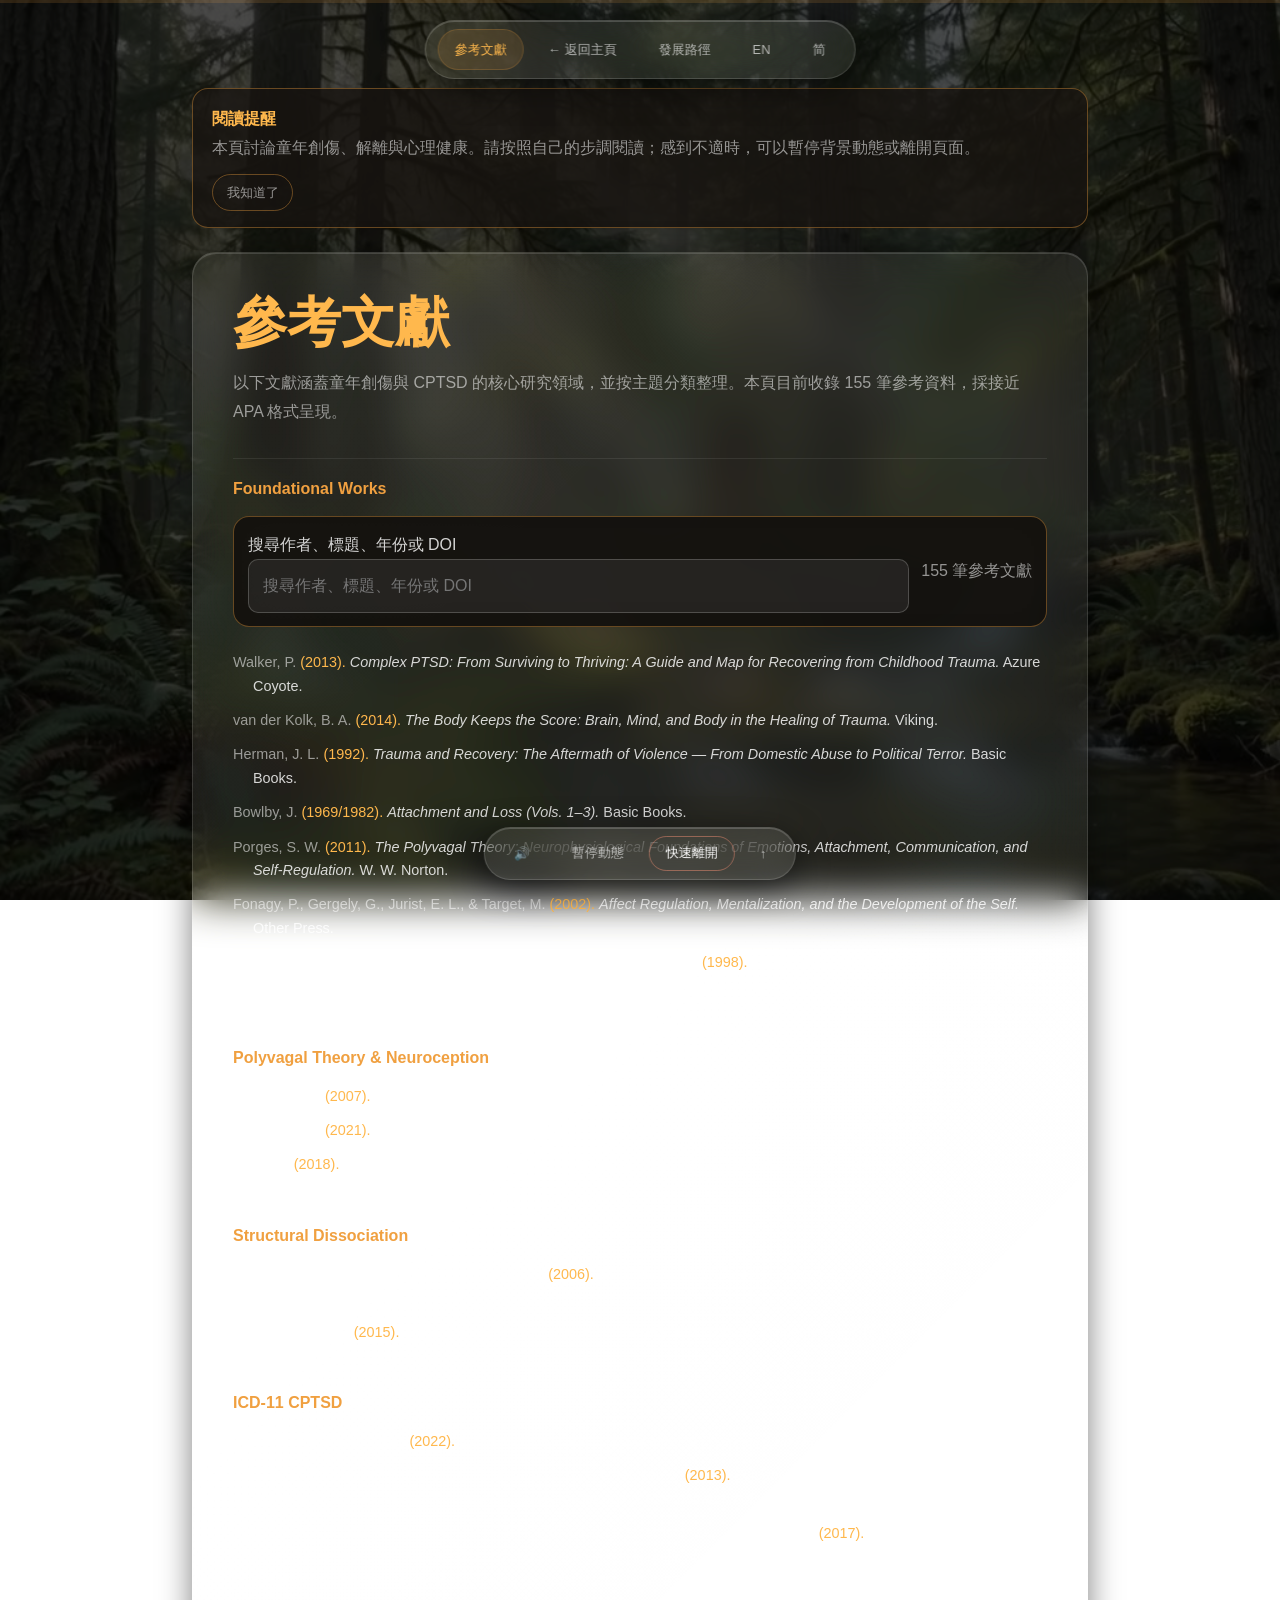
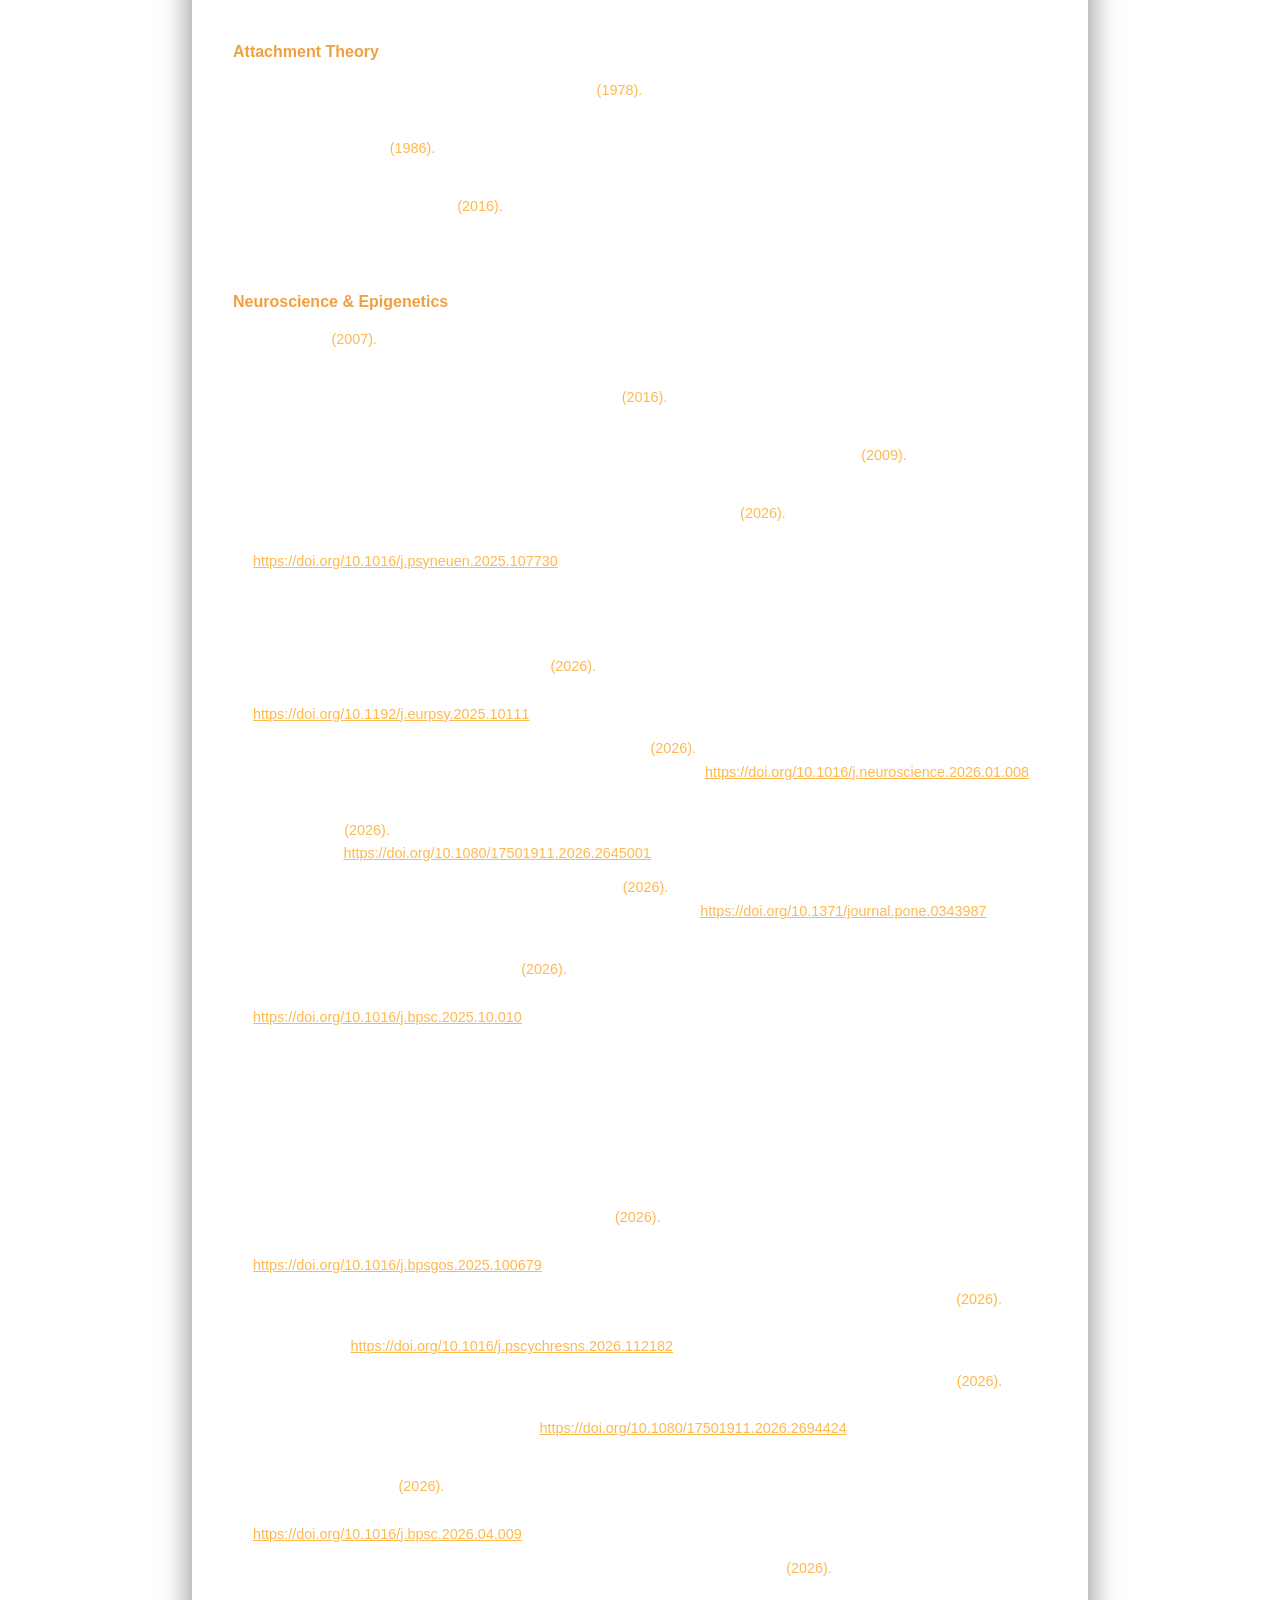
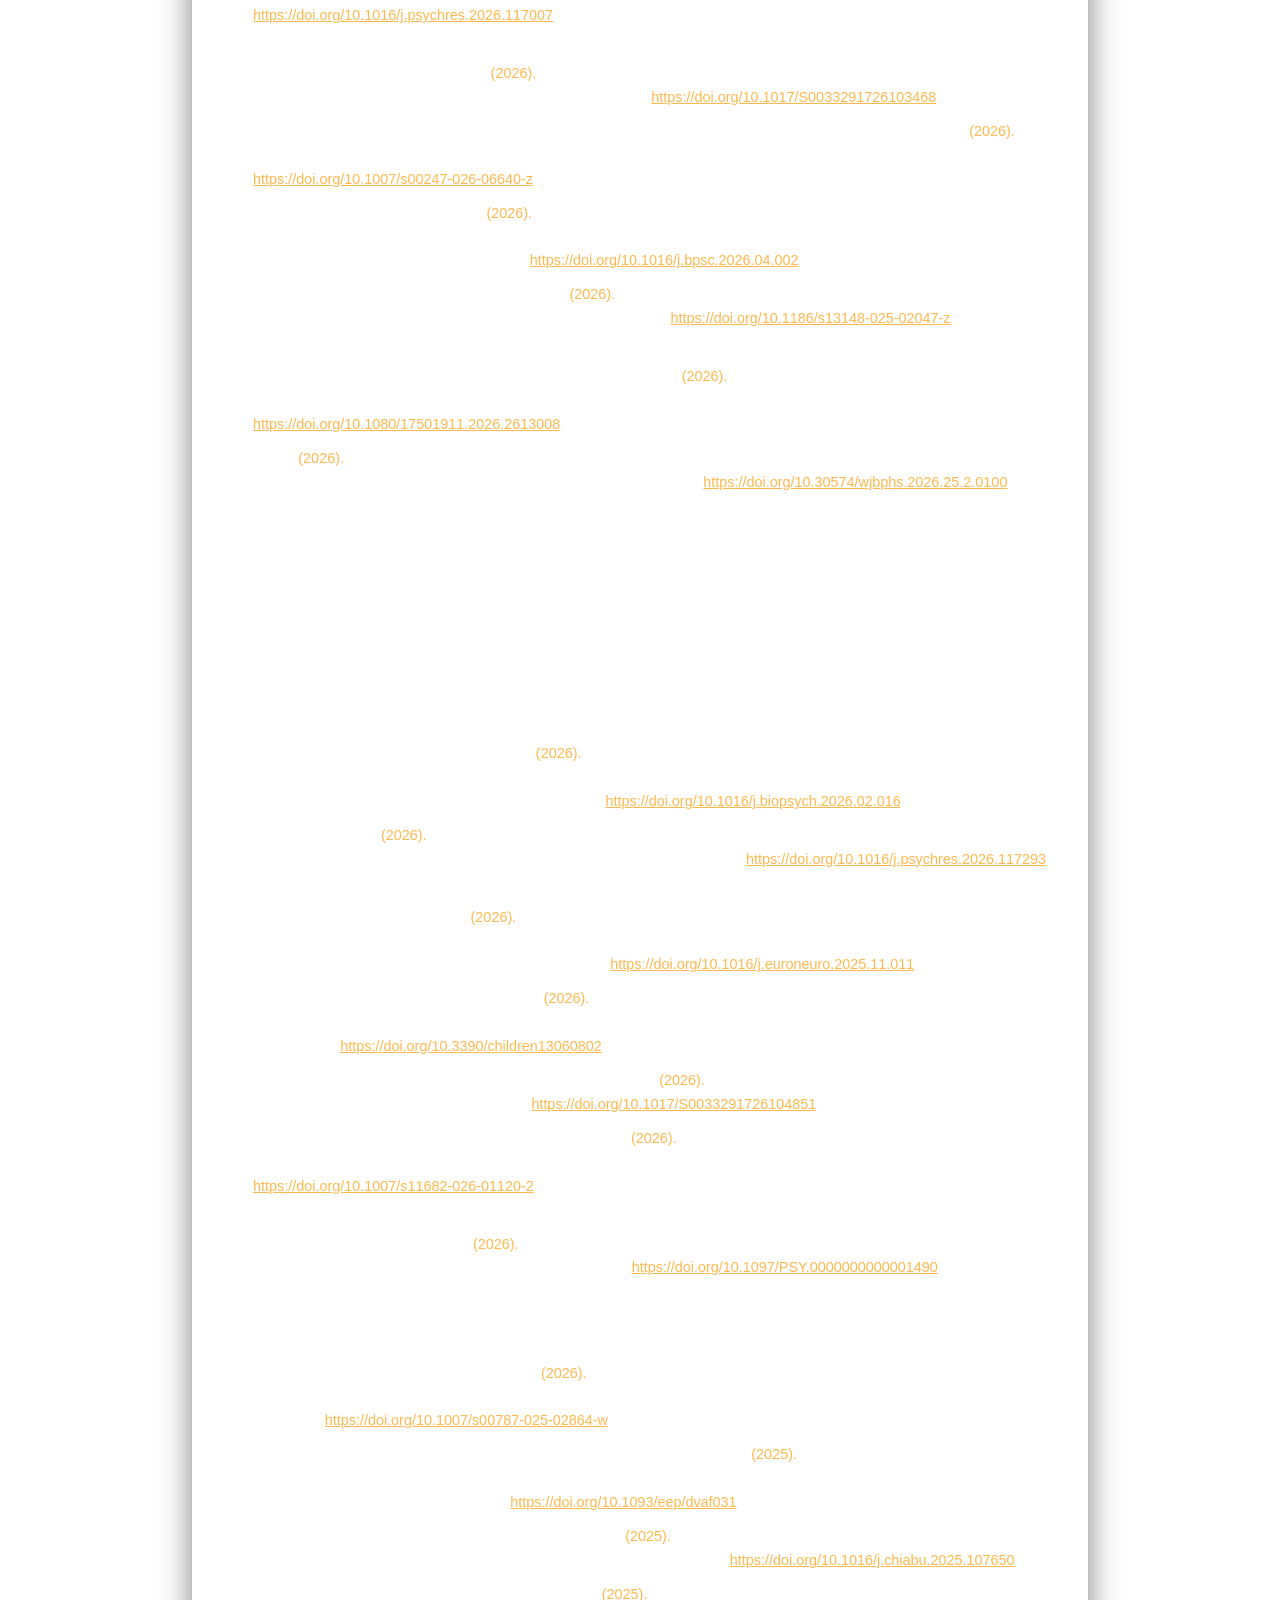
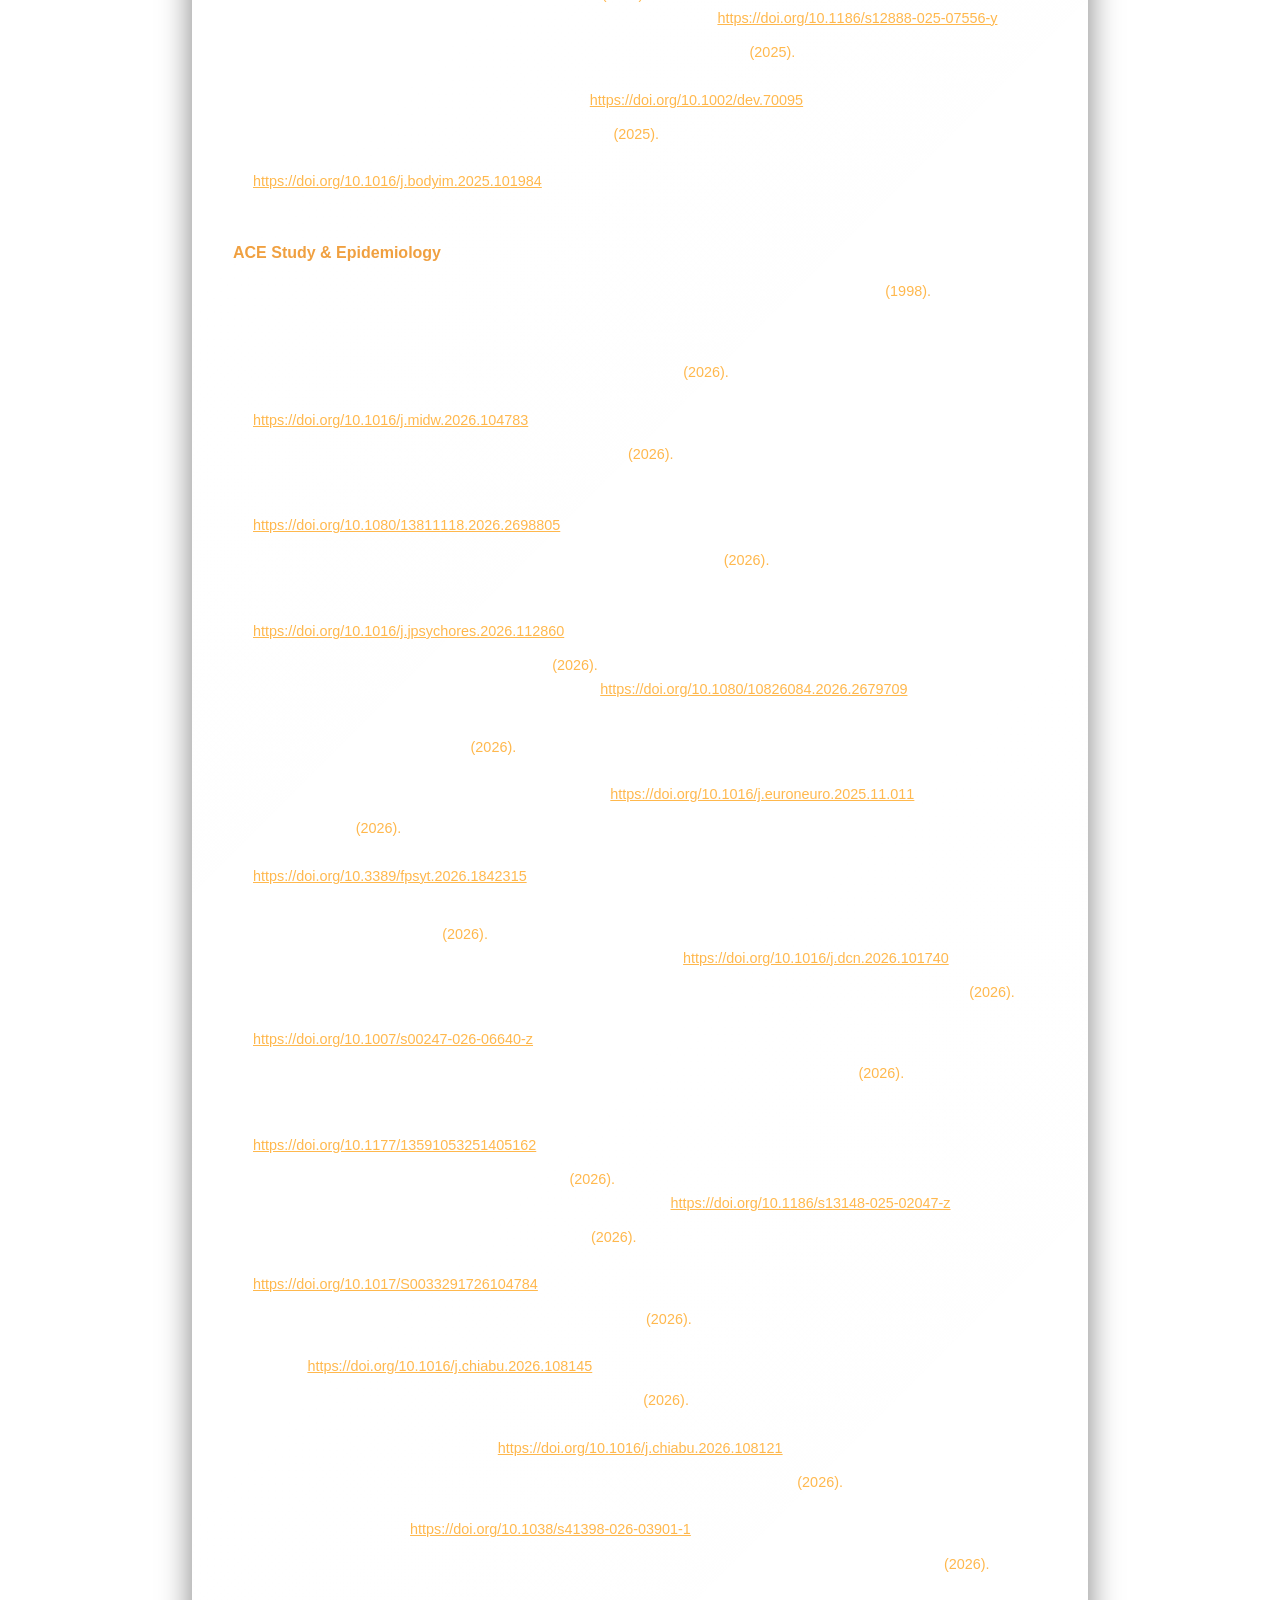
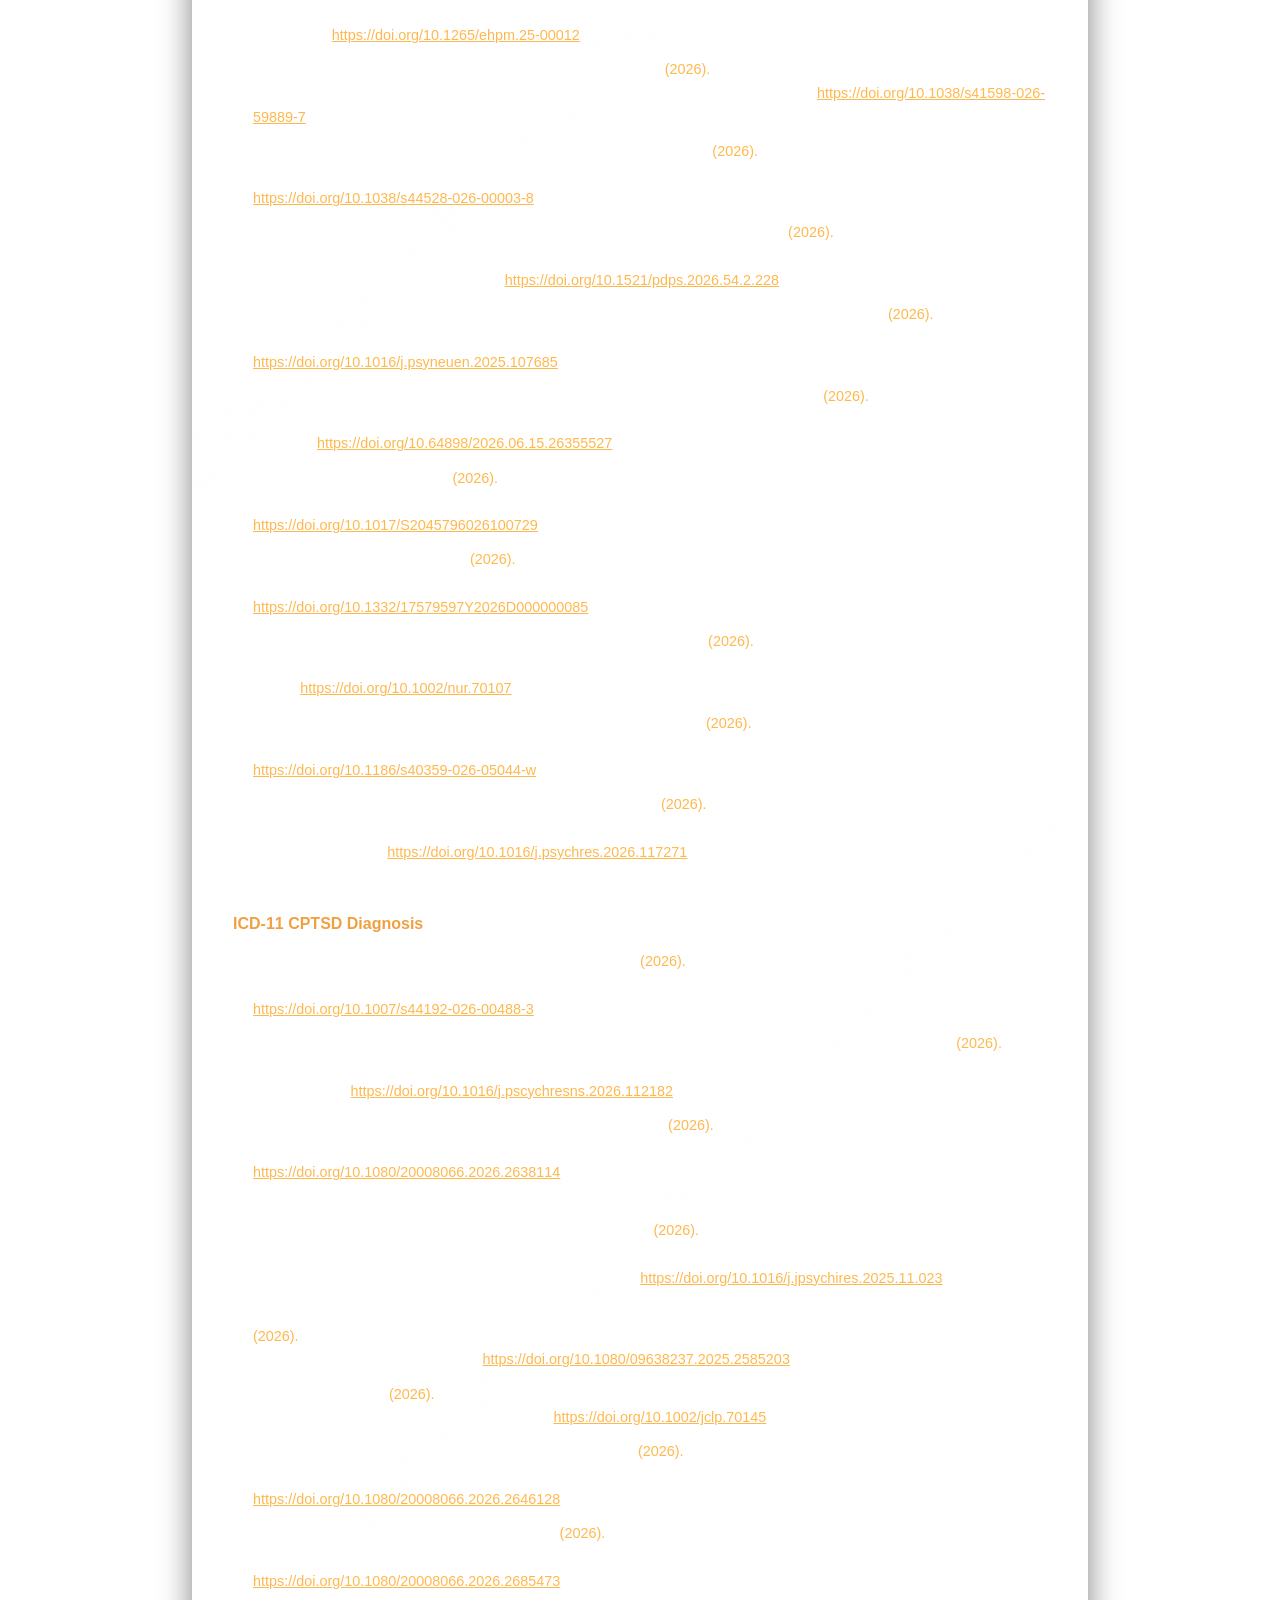
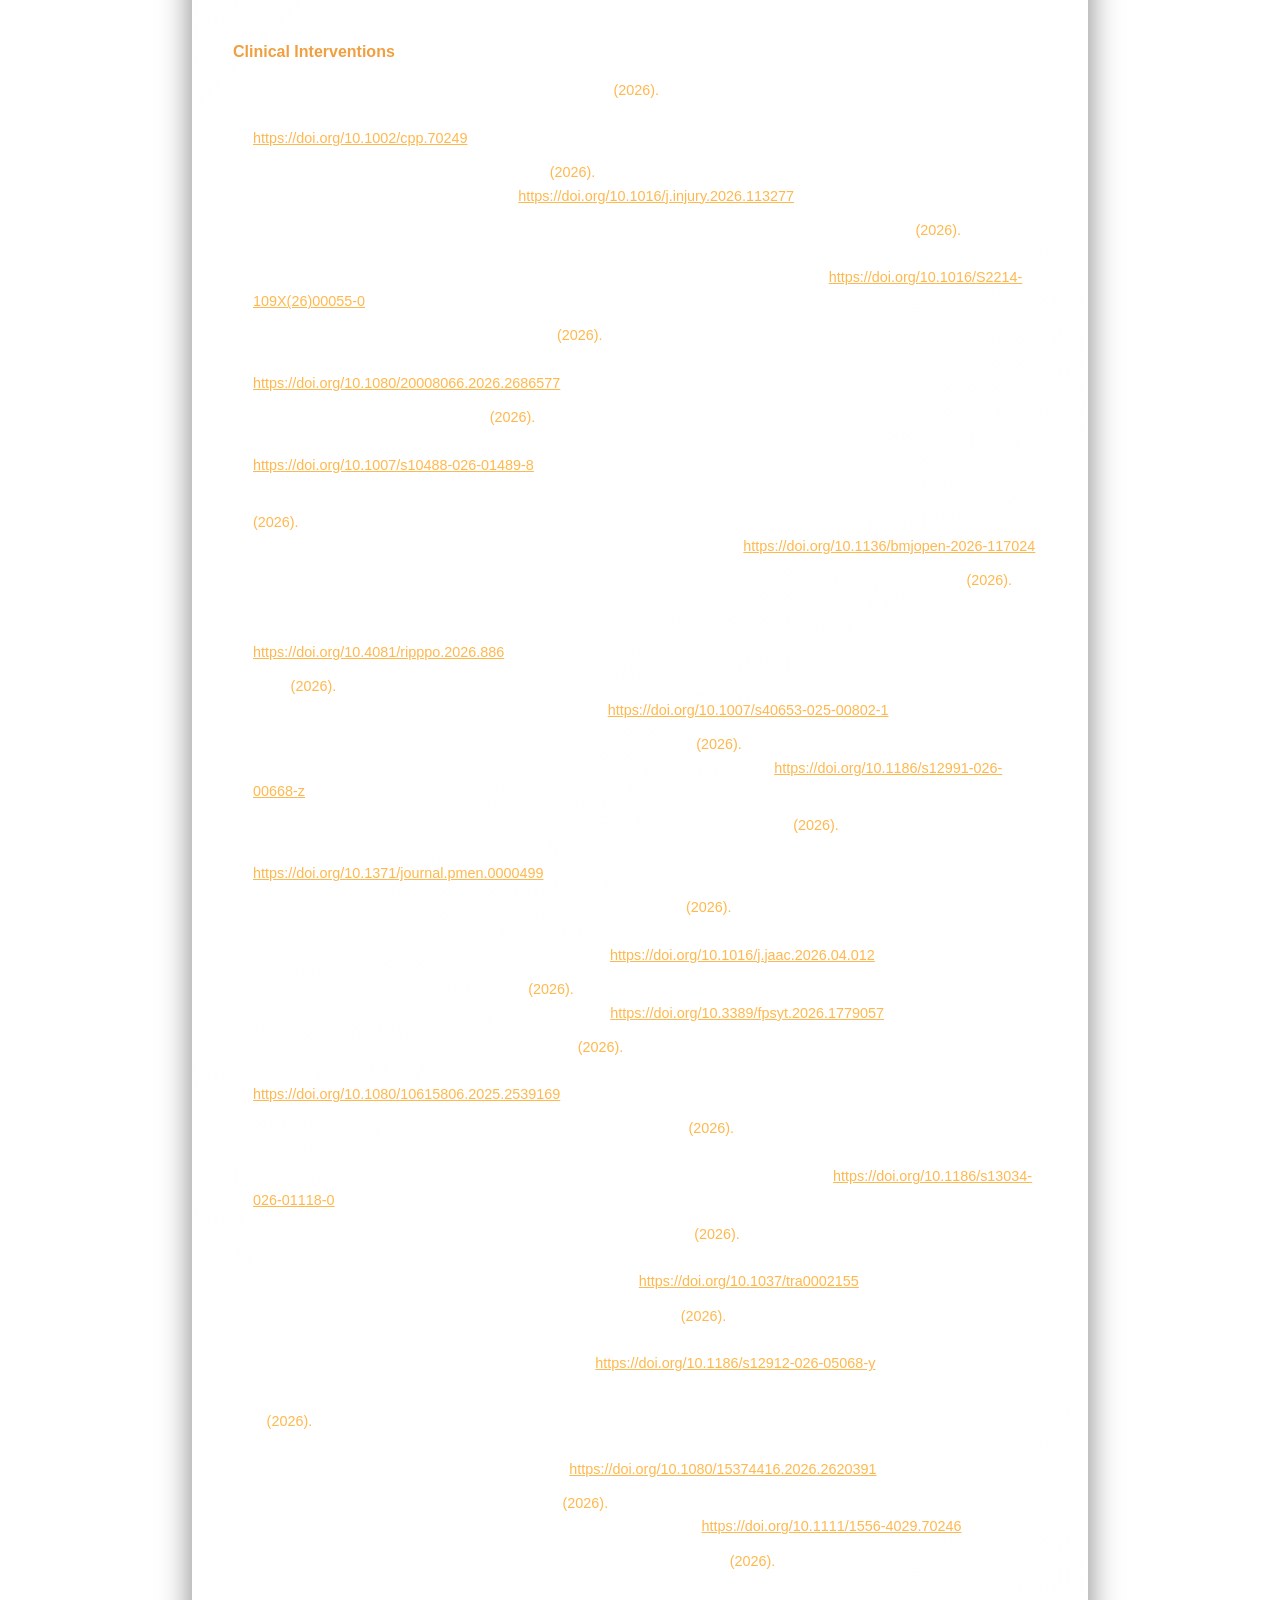
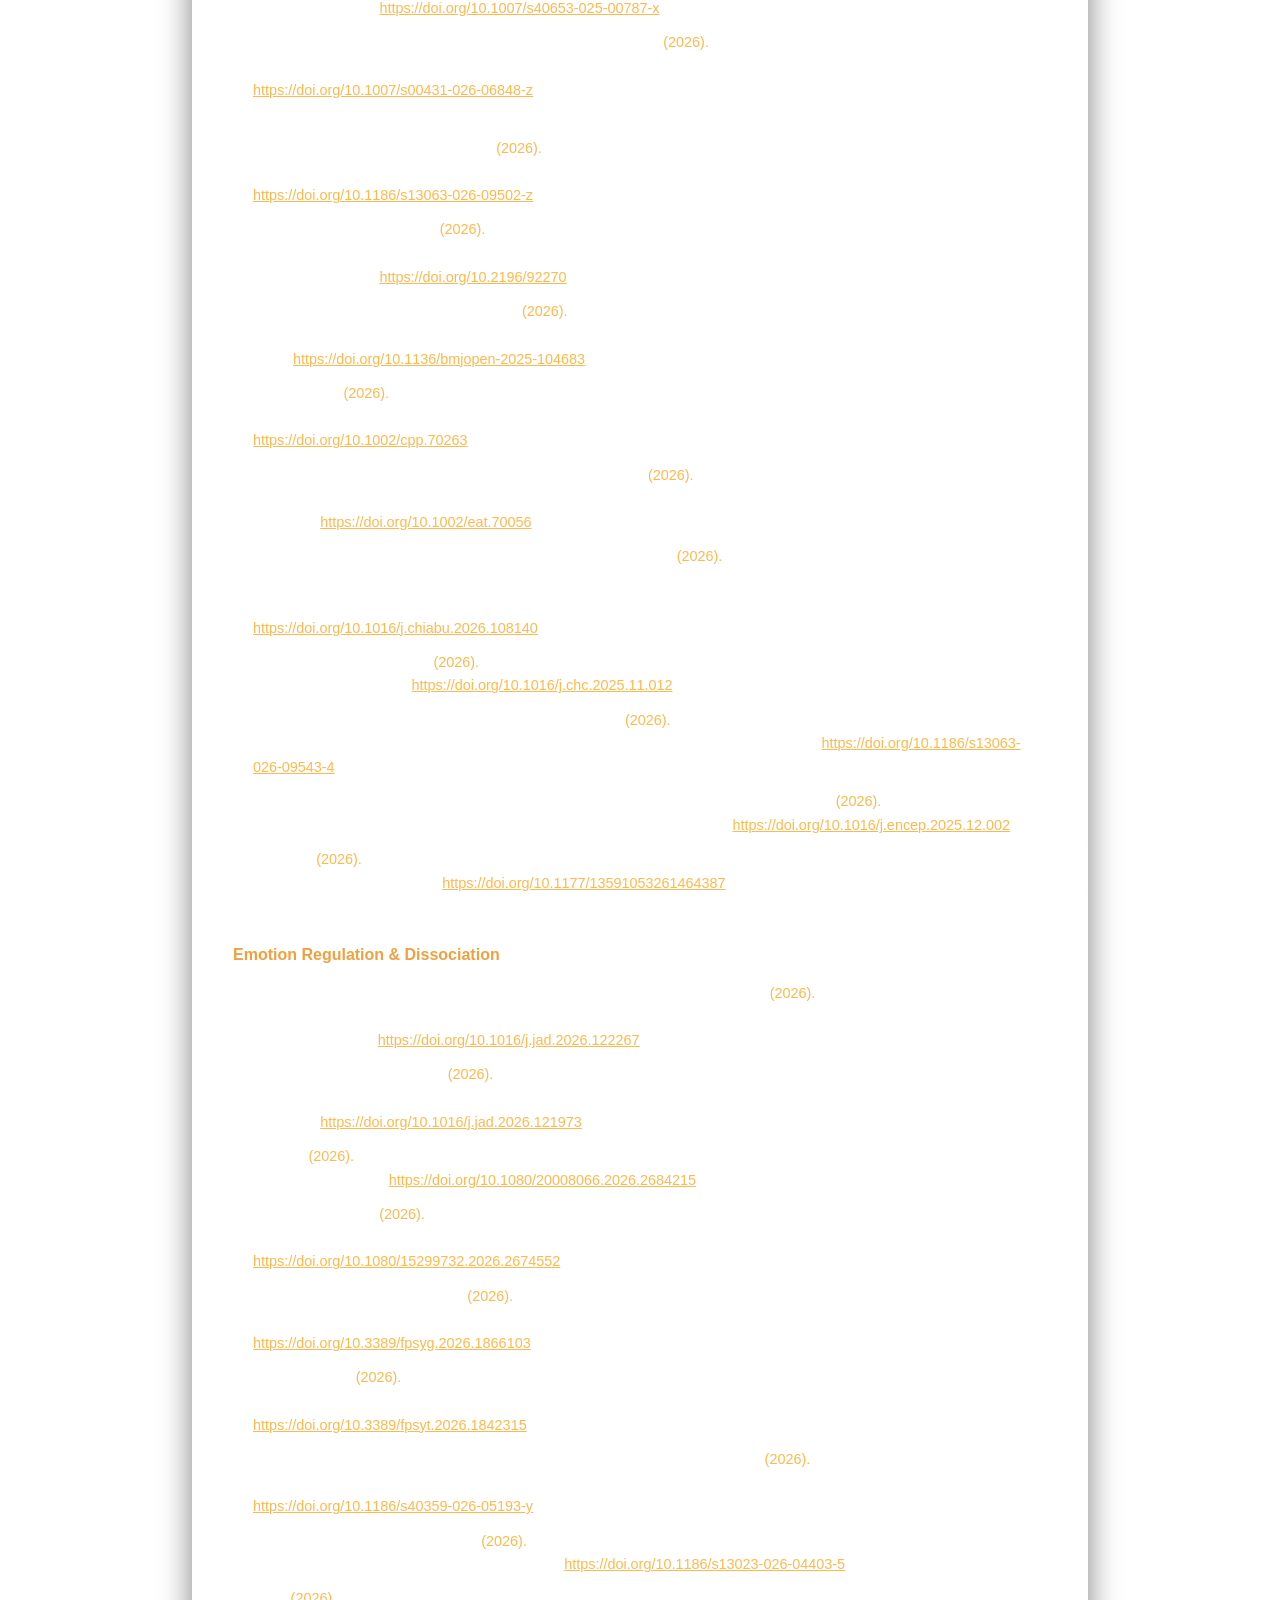
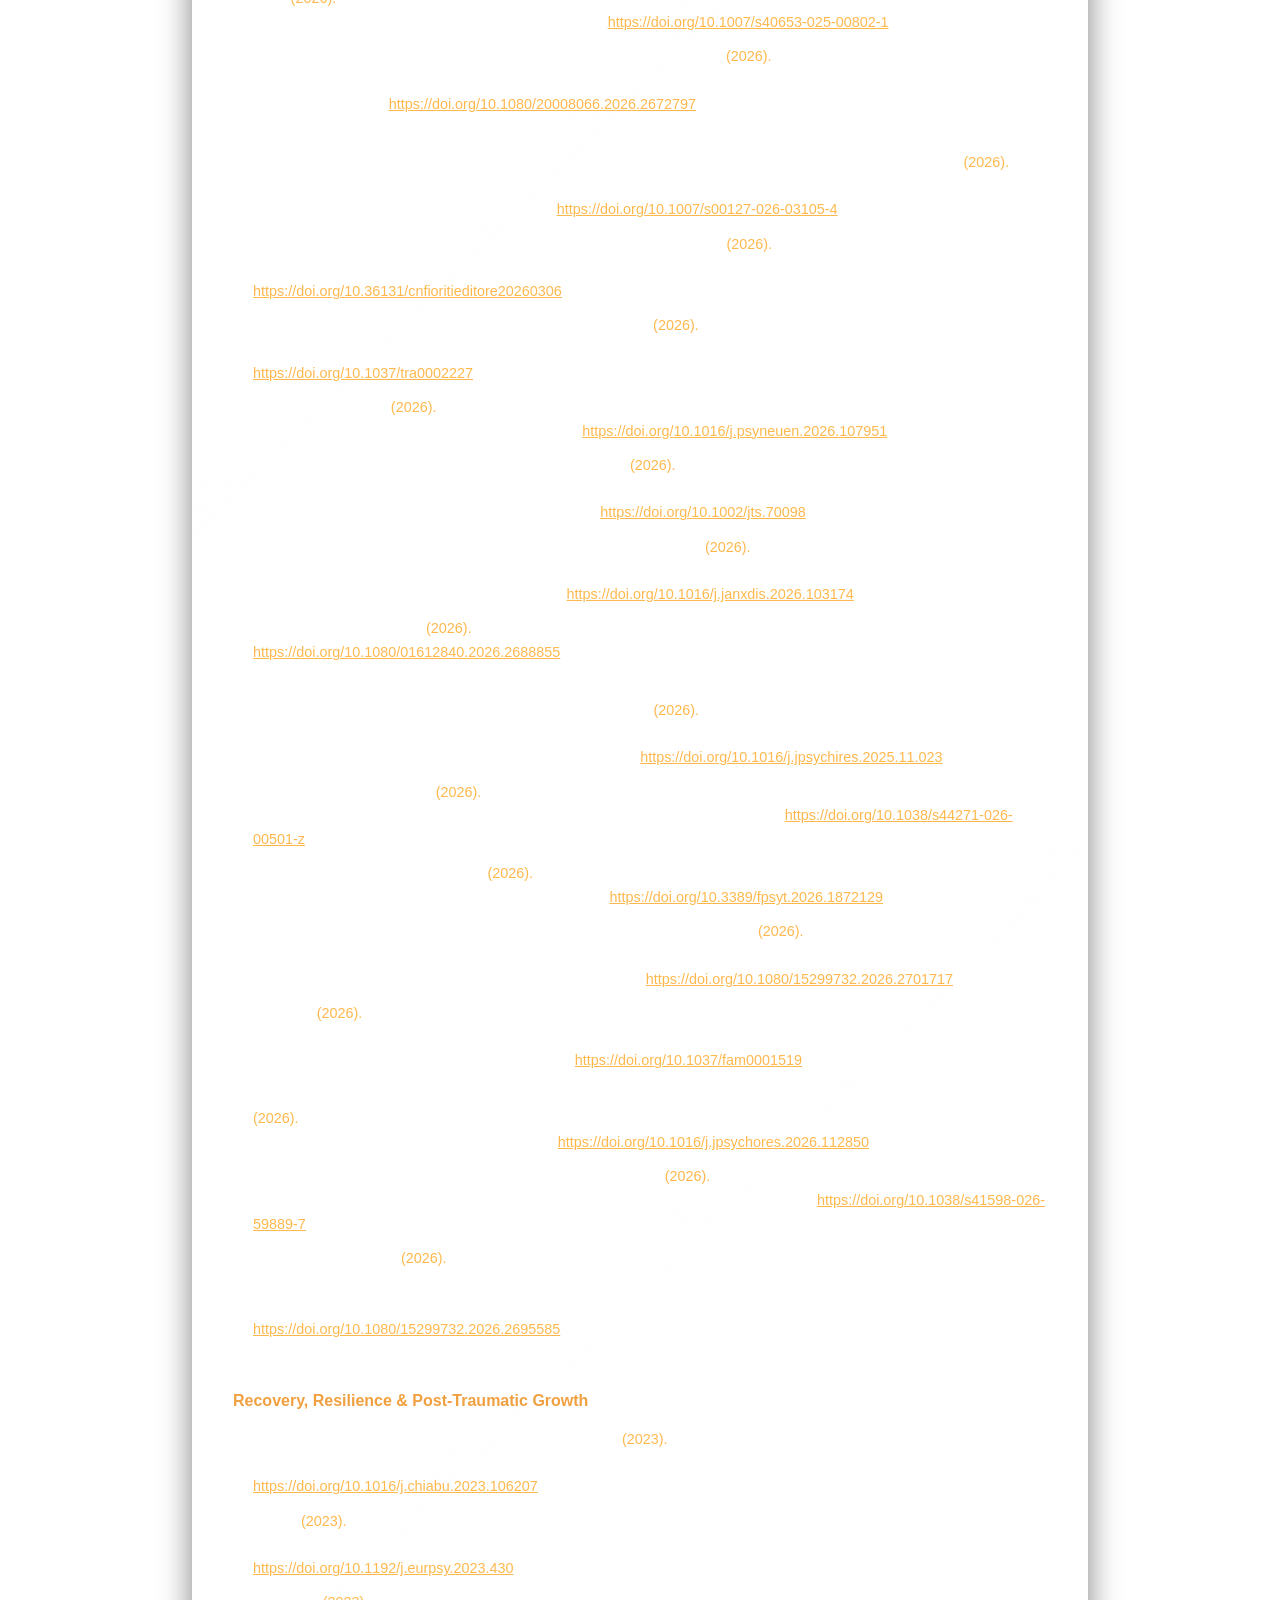
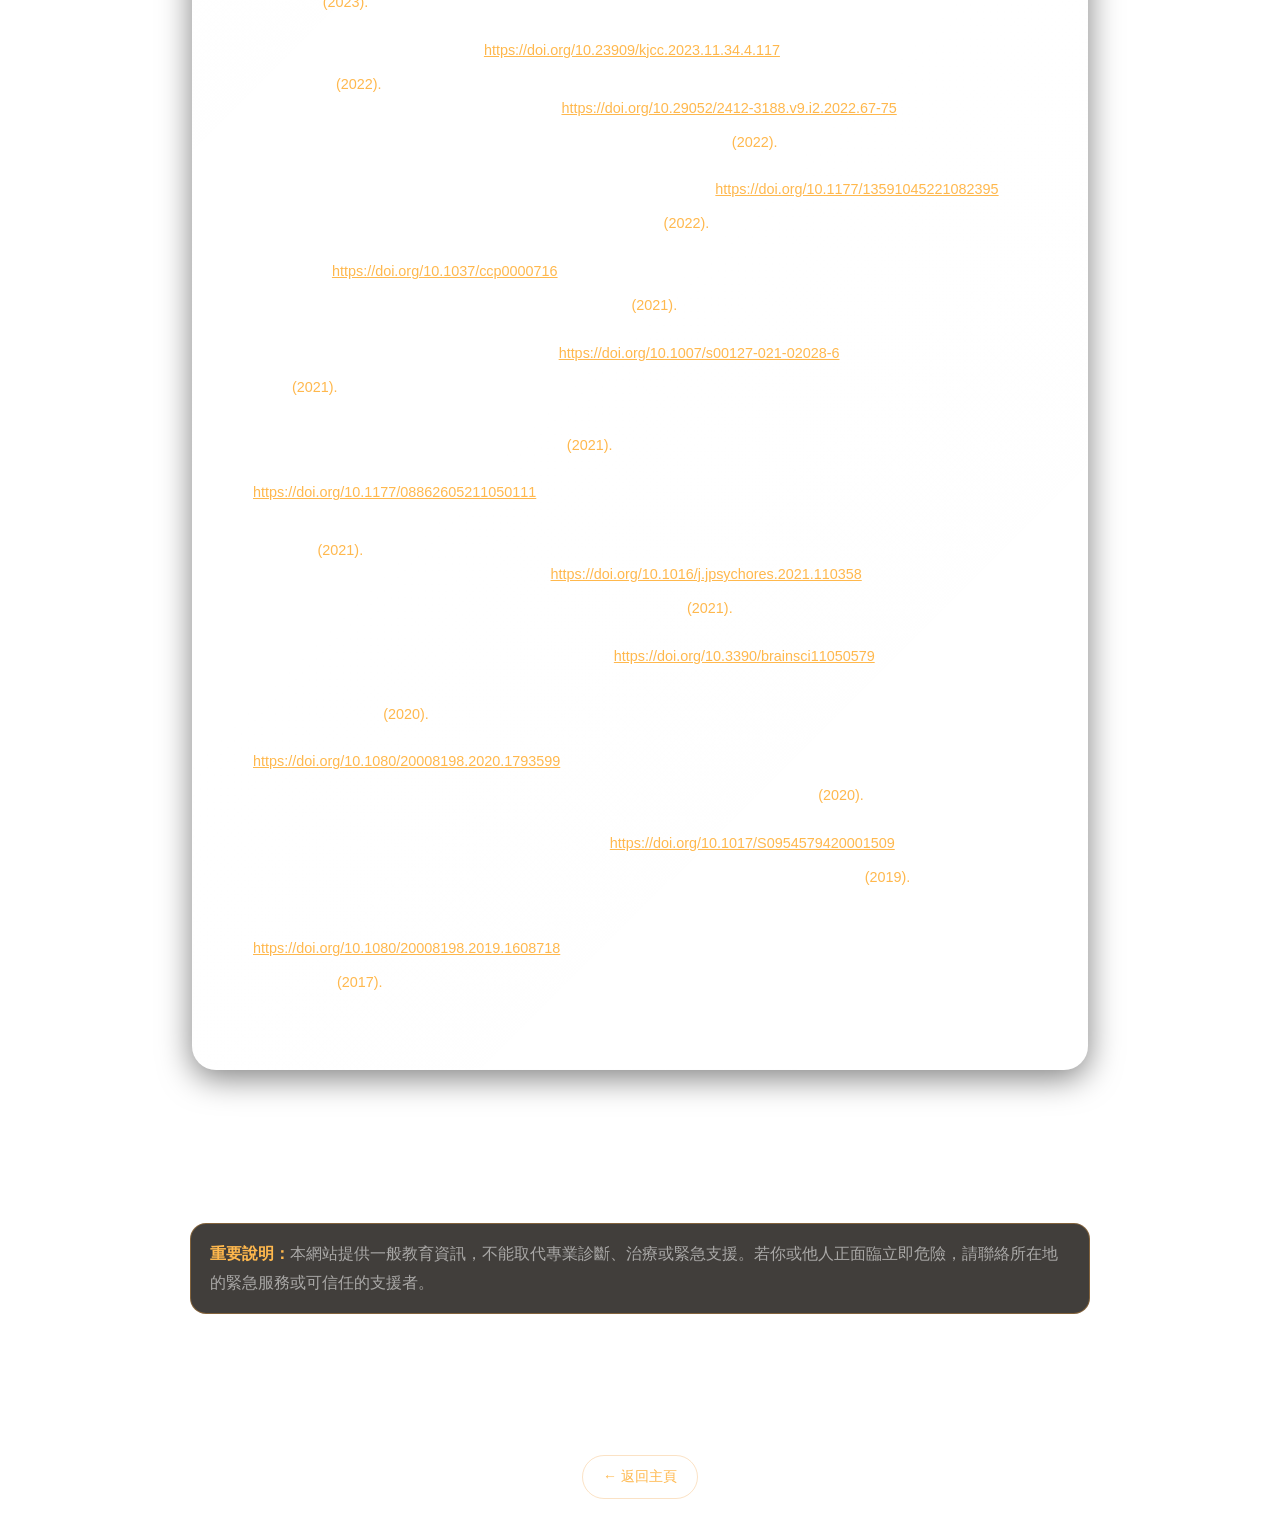
<file: references.html>
<!DOCTYPE html>
<html lang="zh-TW">
<head>
<meta charset="UTF-8">
<meta name="viewport" content="width=device-width, initial-scale=1.0, viewport-fit=cover">
<meta name="description" content="支援 CPTSD 與童年創傷教育指南的可搜尋學術參考文獻。">
<meta name="theme-color" content="#17120d">
<meta name="apple-mobile-web-app-capable" content="yes">
<meta name="apple-mobile-web-app-status-bar-style" content="black-translucent">
<meta name="apple-mobile-web-app-title" content="CPTSD 指南">
<link rel="manifest" href="manifest.json">
<link rel="apple-touch-icon" href="apple-touch-icon.png">
<meta property="og:type" content="article">
<meta property="og:title" content="CPTSD 與童年創傷參考文獻">
<meta property="og:description" content="依研究主題整理的可搜尋學術參考文獻。">
<meta property="og:image" content="https://yuuryou.github.io/childhood-trauma-study/og-image.png">
<link rel="alternate" hreflang="en" href="references-en.html">
<link rel="alternate" hreflang="zh-Hans" href="references-cn.html">
<link rel="alternate" hreflang="zh-Hant" href="references.html">
<link rel="stylesheet" href="site-enhancements.css">
<title>參考文獻 — CPTSD：童年創傷的理解與療癒</title>
<style>
/* ============================================
   Apple Liquid Glass — CPTSD References
   Dark Theme + Amber Accent
   ============================================ */

*, *::before, *::after { box-sizing: border-box; margin: 0; padding: 0; }

/* ===== Tokens ===== */
:root {
  --amber: #f0a040;
  --amber-light: #ffb84d;
  --amber-lighter: #ffc973;
  --amber-glow: rgba(240, 160, 64, 0.12);
  --amber-glow-strong: rgba(240, 160, 64, 0.2);
  --amber-border: rgba(240, 160, 64, 0.3);
  --amber-border-hover: rgba(240, 160, 64, 0.5);

  --text-primary: #ffffff;
  --text-body: rgba(255, 255, 255, 0.82);
  --text-secondary: rgba(255, 255, 255, 0.55);
  --text-muted: rgba(255, 255, 255, 0.35);

  --border-subtle: rgba(255, 255, 255, 0.08);
  --border-normal: rgba(255, 255, 255, 0.12);

  --radius-sm: 12px;
  --radius-md: 16px;
  --radius-lg: 24px;
  --radius-xl: 28px;
  --radius-full: 9999px;

  --ease-standard: cubic-bezier(0.25, 0.1, 0.25, 1);
  --ease-spring: cubic-bezier(0.34, 1.56, 0.64, 1);

  --font-sans: -apple-system, BlinkMacSystemFont, "SF Pro Display", "SF Pro Text", "Helvetica Neue", "PingFang TC", "Microsoft JhengHei", sans-serif;
}

html { scroll-behavior: smooth; font-size: 16px; overflow-x: hidden; background: transparent; min-height: 100vh; }

body {
  font-family: var(--font-sans);
  background: transparent !important;
  color: var(--text-body);
  line-height: 1.8;
  font-weight: 300;
  -webkit-font-smoothing: antialiased;
  -moz-osx-font-smoothing: grayscale;
  position: relative;
  overflow-x: hidden;
  min-height: 100vh;
}

/* ===== Background layers — full-bleed on every viewport ===== */
.bg-image,
.bg-video,
.bg-overlay {
  position: fixed;
  top: 0;
  left: 0;
  width: 100%;
  height: 100%;
  /* Mobile browsers shrink the layout viewport while the URL bar is
     visible; the vh minimum keeps the layer at least as tall as the
     largest viewport state, so it can never fall short of the screen. */
  min-height: 100vh;
  pointer-events: none;
}

/* Static poster layer. Always painted, and the fallback whenever the
   video cannot be shown (unsupported codec, data saver, reduced motion,
   blocked autoplay, hidden by the motion toggle). */
.bg-image {
  z-index: -10000;
  background: #0a0e1a url("background-poster.jpg") center center / cover no-repeat;
}

/* Purely visual, permanently muted video layer. `contain` letterboxed the
   frame on small screens, so the frame now covers the layer instead. */
.bg-video {
  z-index: -9999;
  object-fit: cover;
  object-position: center center;
  opacity: 1;
  filter: brightness(0.45);
  background: transparent;
}

.bg-overlay {
  z-index: -9998;
  background: rgba(0, 0, 0, 0.35);
}

/* Seamless looping forest ambience (wind, leaves, brook, birdsong).
   The video keeps no sound of its own — all audio lives here. */
.bg-audio {
  position: fixed;
  top: 0;
  left: 0;
  width: 1px;
  height: 1px;
  opacity: 0;
  pointer-events: none;
  z-index: -10001;
}

/* Notch / home-indicator safe areas: `viewport-fit=cover` lets the page
   reach the physical edges, and these insets stretch the background stack
   across the areas it would otherwise leave bare. */
@supports (top: env(safe-area-inset-top, 0px)) {
  .bg-image,
  .bg-video,
  .bg-overlay {
    top: calc(0px - env(safe-area-inset-top, 0px));
    left: calc(0px - env(safe-area-inset-left, 0px));
    width: calc(100% + env(safe-area-inset-left, 0px) + env(safe-area-inset-right, 0px));
    height: calc(100% + env(safe-area-inset-top, 0px) + env(safe-area-inset-bottom, 0px));
  }
}

/* Dynamic viewport height (mobile URL bar collapse / expand). */
@supports (height: 100dvh) {
  .bg-image,
  .bg-video,
  .bg-overlay {
    min-height: 100dvh;
  }
}

p, li, td, th, blockquote { overflow-wrap: break-word; word-break: break-word; }
img, iframe, table, pre, code { max-width: 100%; height: auto; }

/* ===== Floating Nav ===== */
.floating-nav {
  position: fixed;
  top: 20px;
  left: 50%;
  transform: translateX(-50%);
  display: flex;
  align-items: center;
  gap: 8px;
  z-index: 100;
  padding: 8px 12px;
  background: rgba(255, 255, 255, 0.08);
  backdrop-filter: blur(20px) saturate(160%);
  -webkit-backdrop-filter: blur(20px) saturate(160%);
  border: 1px solid rgba(255, 255, 255, 0.15);
  border-radius: 9999px;
  box-shadow:
    0 8px 32px rgba(0, 0, 0, 0.5),
    inset 0 1px 0 rgba(255, 255, 255, 0.18);
  animation: navFloatIn 0.8s cubic-bezier(0.34, 1.56, 0.64, 1) both;
  animation-delay: 0.2s;
}

.nav-title {
  display: flex;
  align-items: center;
  font-size: 0.8rem;
  font-weight: 500;
  color: var(--amber-light);
  white-space: nowrap;
  padding: 8px 16px;
  background: rgba(240, 160, 64, 0.12);
  border: 1px solid rgba(240, 160, 64, 0.2);
  border-radius: 9999px;
  letter-spacing: -0.01em;
}

.nav-pill {
  display: flex;
  align-items: center;
  justify-content: center;
  padding: 8px 16px;
  font-size: 0.8rem;
  font-weight: 500;
  color: rgba(255, 255, 255, 0.65);
  text-decoration: none;
  white-space: nowrap;
  border-radius: 9999px;
  background: transparent;
  border: 1px solid transparent;
  transition:
    color 0.2s ease,
    background 0.25s ease,
    border-color 0.25s ease,
    transform 0.15s cubic-bezier(0.34, 1.56, 0.64, 1);
}

.nav-pill:hover {
  color: #ffffff;
  background: rgba(255, 255, 255, 0.1);
  border-color: rgba(240, 160, 64, 0.3);
  transform: scale(1.05);
}

.nav-pill:active { transform: scale(0.95); }

/* ===== Main ===== */
.main {
  max-width: 56rem;
  margin: 0 auto;
  padding: 4.5rem 2rem 6rem 2rem;
  position: relative;
  z-index: 1;
}

/* ===== Glass panel ===== */
.glass-panel-blur {
  background: linear-gradient(135deg, rgba(255,255,255,0.08), rgba(255,255,255,0.03));
  backdrop-filter: blur(20px) saturate(160%);
  -webkit-backdrop-filter: blur(20px) saturate(160%);
  border: 1px solid rgba(255, 255, 255, 0.12);
  border-radius: 24px;
  box-shadow: 0 8px 32px rgba(0,0,0,0.5), inset 0 1px 0 rgba(255,255,255,0.15);
  padding: 2.5rem;
  margin-bottom: 2.5rem;
  transition: transform 0.2s var(--ease-spring), box-shadow 0.3s ease, border-color 0.3s ease;
  will-change: transform;
  animation: fadeInUp 0.6s ease both 0.08s;
}
.glass-panel-blur:hover {
  transform: translateY(-2px);
  border-color: var(--amber-border);
  box-shadow: 0 12px 40px rgba(0,0,0,0.55), inset 0 1px 0 rgba(255,255,255,0.15);
}

/* ===== Section headings ===== */
section { position: relative; z-index: 1; }

section h2 {
  font-size: clamp(1.8rem, 4vw, 2.5rem);
  font-weight: 600;
  letter-spacing: -0.03em;
  color: var(--amber-light);
  margin-bottom: 1.25rem;
  padding-bottom: 0.5rem;
  border-bottom: 2px solid var(--amber-glow-strong);
}

section h4 {
  font-size: 1rem;
  font-weight: 600;
  color: var(--amber);
  margin: 1.75rem 0 0.75rem 0;
  padding-top: 1rem;
  border-top: 1px solid rgba(255, 255, 255, 0.08);
}

/* ===== Reference entries ===== */
.ref-entry {
  margin-bottom: 0.65rem;
  font-size: 0.9rem;
  color: var(--text-body);
  line-height: 1.65;
  padding-left: 1.25rem;
  text-indent: -1.25rem;
  transition: color 0.2s;
}
.ref-entry:hover { color: var(--text-primary); }

.authors { color: var(--text-secondary); }
.year { color: var(--amber-light); font-weight: 500; }
.title-text { font-style: italic; color: var(--text-body); }

/* ===== Footer ===== */
.site-footer {
  max-width: 56rem;
  margin: 0 auto;
  padding: 2.5rem 2rem;
  text-align: center;
  border-top: 1px solid rgba(255, 255, 255, 0.08);
  position: relative;
  z-index: 1;
}

.site-footer p {
  color: var(--text-muted);
  font-size: 0.82rem;
  margin-bottom: 0.4rem;
}

.site-footer .footer-sub-link {
  display: inline-block;
  margin-top: 1rem;
  color: var(--amber-light);
  text-decoration: none;
  font-size: 0.875rem;
  font-weight: 500;
  padding: 0.5rem 1.25rem;
  border: 1px solid var(--amber-border);
  border-radius: var(--radius-full);
  transition: background 0.2s, transform 0.2s var(--ease-spring);
}
.site-footer .footer-sub-link:hover {
  background: rgba(240, 160, 64, 0.1);
  transform: scale(1.04);
}

/* ===== Animations ===== */
@keyframes fadeInUp {
  from { opacity: 0; transform: translateY(20px); }
  to   { opacity: 1; transform: translateY(0); }
}

@keyframes navFloatIn {
  0%   { opacity: 0; transform: translateX(-50%) translateY(-24px); }
  60%  { opacity: 1; transform: translateX(-50%) translateY(4px); }
  100% { opacity: 1; transform: translateX(-50%) translateY(0); }
}
@keyframes navFloatInBottom {
  0% {
    opacity: 0;
    transform: translateX(-50%) translateY(24px);
  }
  60% {
    opacity: 1;
    transform: translateX(-50%) translateY(-4px);
  }
  100% {
    opacity: 1;
    transform: translateX(-50%) translateY(0);
  }
}


/* ===== Responsive ===== */
@media (min-width: 1400px) {
  .main { max-width: 82rem; }
}
@media (min-width: 1200px) and (max-width: 1399px) {
  .main { max-width: 60rem; }
}
@media (max-width: 768px) {
  .main { max-width: 100%; padding: 1.5rem 1rem 4rem 1rem; }
  .glass-panel-blur { padding: 1.5rem; }
  .floating-nav { padding: 6px 10px; gap: 2px; }
  .nav-pill { font-size: 0.68rem; padding: 6px 10px; }
  .nav-title { font-size: 0.68rem; padding: 6px 10px; }
}
@media (max-width: 480px) {
  .main { max-width: 100%; padding: 1.5rem 0.75rem 3rem 0.75rem; }
  .glass-panel-blur { padding: 1.25rem; border-radius: var(--radius-md); }
  section h2 { font-size: 1.4rem; }
  .floating-nav { padding: 5px 8px; gap: 1px; }
  .nav-pill { font-size: 0.62rem; padding: 5px 8px; }
  .nav-title { font-size: 0.62rem; }
}

/* ===== Accessibility ===== */
@media (prefers-reduced-motion: reduce) {
  .bg-video { display: none; }
  .bg-overlay { display: none; }
  body { background: #0a0e1a; }
  *, *::before, *::after {
    animation-duration: 0.01ms !important;
    animation-iteration-count: 1 !important;
    transition-duration: 0.01ms !important;
  }
}
@media (prefers-reduced-transparency: reduce) {
  .glass-panel-blur, .floating-nav {
    background: rgba(20, 20, 35, 0.95);
    backdrop-filter: none;
    -webkit-backdrop-filter: none;
  }
}

/* ===== Print ===== */
@media print {
  body::before, .care-controls, .floating-nav { display: none !important; }
  body { background: #fff; color: #1a1a2e; }
  .main { padding-top: 3rem; }
  .glass-panel-blur {
    background: #f8f8fa; backdrop-filter: none; -webkit-backdrop-filter: none;
    border: 1px solid #ddd; box-shadow: none; break-inside: avoid;
  }
  section h2 { color: #c87a28; border-bottom-color: #ddd; }
}
</style>
<link rel="preload" href="site-enhancements.css" as="style">
<link rel="preload" href="site-enhancements.js" as="script">
<link rel="preload" href="background-poster.jpg" as="image">
<script type="application/ld+json">
{
  "@context": "https://schema.org",
  "@type": "MedicalWebPage",
  "name": "參考文獻 — CPTSD：童年創傷的理解與療癒",
  "description": "支援 CPTSD 與童年創傷教育指南的可搜尋學術參考文獻。",
  "url": "https://yuuryou.github.io/childhood-trauma-study/references.html",
  "inLanguage": "zh-Hant",
  "about": { "@type": "MedicalCondition", "name": "Complex Post-Traumatic Stress Disorder", "alternateName": "CPTSD" },
  "isPartOf": { "@type": "WebSite", "name": "CPTSD — 理解童年創傷", "url": "https://yuuryou.github.io/childhood-trauma-study/" }
}
</script>
</head>
<body>

<div class="bg-image" aria-hidden="true"></div>
<video class="bg-video" autoplay loop playsinline muted preload="auto" poster="background-poster.jpg" aria-hidden="true">
  <source src="background.mp4" type="video/mp4">
</video>
<audio class="bg-audio" autoplay loop muted preload="auto" aria-hidden="true">
  <source src="forest-ambience.mp3" type="audio/mpeg">
</audio>
<div class="bg-overlay"></div>

<!-- Floating Nav -->
<nav class="floating-nav" aria-label="頁面導航">
  <span class="nav-title">參考文獻</span>
  <a href="CPTSD childhood trauma.html" class="nav-pill">← 返回主頁</a>
  <a href="development.html" class="nav-pill">發展路徑</a>
  <button class="nav-pill mute-btn" type="button" onclick="toggleMute()" aria-label="背景音效已靜音" aria-pressed="false" title="背景音效已靜音">&#x1F507;</button>
  <a href="references-en.html" class="nav-pill lang-switch" title="English version">EN</a>
  <a href="references-cn.html" class="nav-pill lang-switch" title="简体版">简</a>
</nav>

<!-- Main Content -->
<div class="main">

<section id="references" class="glass-panel-blur">
  <h1 class="reference-page-title">參考文獻</h1>
  <p style="color: var(--text-secondary); margin-bottom: 2rem;">
    以下文獻涵蓋童年創傷與 CPTSD 的核心研究領域，並按主題分類整理。本頁目前收錄 155 筆參考資料，採接近 APA 格式呈現。
  </p>

    <h4>Foundational Works</h4>
    <p class="ref-entry"><span class="authors">Walker, P.</span> <span class="year">(2013).</span> <span class="title-text">Complex PTSD: From Surviving to Thriving: A Guide and Map for Recovering from Childhood Trauma.</span> Azure Coyote.</p>
    <p class="ref-entry"><span class="authors">van der Kolk, B. A.</span> <span class="year">(2014).</span> <span class="title-text">The Body Keeps the Score: Brain, Mind, and Body in the Healing of Trauma.</span> Viking.</p>
    <p class="ref-entry"><span class="authors">Herman, J. L.</span> <span class="year">(1992).</span> <span class="title-text">Trauma and Recovery: The Aftermath of Violence — From Domestic Abuse to Political Terror.</span> Basic Books.</p>
    <p class="ref-entry"><span class="authors">Bowlby, J.</span> <span class="year">(1969/1982).</span> <span class="title-text">Attachment and Loss (Vols. 1–3).</span> Basic Books.</p>
    <p class="ref-entry"><span class="authors">Porges, S. W.</span> <span class="year">(2011).</span> <span class="title-text">The Polyvagal Theory: Neurophysiological Foundations of Emotions, Attachment, Communication, and Self-Regulation.</span> W. W. Norton.</p>
    <p class="ref-entry"><span class="authors">Fonagy, P., Gergely, G., Jurist, E. L., &amp; Target, M.</span> <span class="year">(2002).</span> <span class="title-text">Affect Regulation, Mentalization, and the Development of the Self.</span> Other Press.</p>
    <p class="ref-entry"><span class="authors">Yehuda, R., Schmeidler, J., Giller, E. L., Siever, L. J., &amp; Binder-Brynes, K.</span> <span class="year">(1998).</span> <span class="title-text">Relationship between posttraumatic stress disorder characteristics of Holocaust survivors and their adult offspring.</span> <em>American Journal of Psychiatry, 155</em>(6), 841–843.</p>

    <h4>Polyvagal Theory &amp; Neuroception</h4>
    <p class="ref-entry"><span class="authors">Porges, S. W.</span> <span class="year">(2007).</span> <span class="title-text">The polyvagal perspective.</span> <em>Biological Psychology, 74</em>(2), 116–143.</p>
    <p class="ref-entry"><span class="authors">Porges, S. W.</span> <span class="year">(2021).</span> <span class="title-text">Polyvagal theory: A science of safety.</span> <em>Frontiers in Integrative Neuroscience, 16</em>, 871227.</p>
    <p class="ref-entry"><span class="authors">Dana, D.</span> <span class="year">(2018).</span> <span class="title-text">The Polyvagal Theory in Therapy: Engaging the Rhythm of Regulation.</span> W. W. Norton.</p>

    <h4>Structural Dissociation</h4>
    <p class="ref-entry"><span class="authors">van der Hart, O., Nijenhuis, E. R. S., &amp; Steele, K.</span> <span class="year">(2006).</span> <span class="title-text">The Haunted Self: Structural Dissociation and the Treatment of Chronic Traumatization.</span> W. W. Norton.</p>
    <p class="ref-entry"><span class="authors">Nijenhuis, E. R. S.</span> <span class="year">(2015).</span> <span class="title-text">The Trinity of Trauma: Ignorance, Fragility, and Control.</span> Vandenhoeck &amp; Ruprecht.</p>

    <h4>ICD-11 CPTSD</h4>
    <p class="ref-entry"><span class="authors">World Health Organization.</span> <span class="year">(2022).</span> <span class="title-text">ICD-11: International Classification of Diseases 11th Revision.</span> WHO.</p>
    <p class="ref-entry"><span class="authors">Cloitre, M., Garvert, D. W., Brewin, C. R., Bryant, R. A., &amp; Maercker, A.</span> <span class="year">(2013).</span> <span class="title-text">Evidence for proposed ICD-11 PTSD and complex PTSD: A latent profile analysis.</span> <em>European Journal of Psychotraumatology, 4</em>, 20706.</p>
    <p class="ref-entry"><span class="authors">Karatzias, T., Shevlin, M., Fyvie, C., Hyland, P., Efthymiadou, E., Wilson, D., ... &amp; Cloitre, M.</span> <span class="year">(2017).</span> <span class="title-text">Evidence of distinct profiles of posttraumatic stress disorder (PTSD) and complex posttraumatic stress disorder (CPTSD) based on the new ICD-11 trauma questionnaire.</span> <em>Journal of Affective Disorders, 207</em>, 181–187.</p>

    <h4>Attachment Theory</h4>
    <p class="ref-entry"><span class="authors">Ainsworth, M. D. S., Blehar, M. C., Waters, E., &amp; Wall, S.</span> <span class="year">(1978).</span> <span class="title-text">Patterns of Attachment: A Psychological Study of the Strange Situation.</span> Lawrence Erlbaum.</p>
    <p class="ref-entry"><span class="authors">Main, M., &amp; Solomon, J.</span> <span class="year">(1986).</span> <span class="title-text">Discovery of an insecure-disorganized/disoriented attachment pattern.</span> In T. B. Brazelton &amp; M. W. Yogman (Eds.), <em>Affective Development in Infancy</em> (pp. 95–124). Ablex.</p>
    <p class="ref-entry"><span class="authors">Cassidy, J., &amp; Shaver, P. R. (Eds.).</span> <span class="year">(2016).</span> <span class="title-text">Handbook of Attachment: Theory, Research, and Clinical Applications</span> (3rd ed.). Guilford Press.</p>

    <h4>Neuroscience &amp; Epigenetics</h4>
    <p class="ref-entry"><span class="authors">McEwen, B. S.</span> <span class="year">(2007).</span> <span class="title-text">Physiology and neurobiology of stress and adaptation: Central role of the brain.</span> <em>Physiological Reviews, 87</em>(3), 873–904.</p>
    <p class="ref-entry"><span class="authors">Teicher, M. H., Samson, J. A., Anderson, C. M., &amp; Ohashi, K.</span> <span class="year">(2016).</span> <span class="title-text">The effects of childhood maltreatment on brain structure, function and connectivity.</span> <em>Nature Reviews Neuroscience, 17</em>(10), 652–666.</p>
    <p class="ref-entry"><span class="authors">McGowan, P. O., Sasaki, A., D'Alessio, A. C., Dymov, S., Labonté, B., Szyf, M., ... &amp; Meaney, M. J.</span> <span class="year">(2009).</span> <span class="title-text">Epigenetic regulation of the glucocorticoid receptor in human brain associates with childhood abuse.</span> <em>Nature Neuroscience, 12</em>(3), 342–348.</p>
    <p class="ref-entry"><span class="authors">Finlay S, Suvarna B, Adegboye O, Rudd D, McDermott B, van Eijk L, Sarnyai Z</span> <span class="year">(2026).</span> <span class="title-text">Hair cortisol concentration and adolescent mental health: Insight from the Queensland Twin Adolescent Brain Project.</span> <em>Psychoneuroendocrinology.</em> https://doi.org/10.1016/j.psyneuen.2025.107730</p>
    <p class="ref-entry"><span class="authors">Ruiz-Fernandez J, Aouidad A, Paillère Martinot ML, Chavanne AV, Banaschewski T, Barker GJ, Becker A, Bokde ALW, Brühl R, Desrivières S, Flor H, Grigis A, Grimmer Y, Garavan H, Gowland P, Heinz A, Insensee C, Nees F, Papadopoulos Orfanos D, Paus T, Penttilä J, Poutska L, Holz N, Baeuchl C, Smolka MN, Stringaris A, Vaidya N, van Noort B, Walter H, Whelan R, Schumann G, Cohen D, Martinot JL, Artiges E</span> <span class="year">(2026).</span> <span class="title-text">Persistent structural alteration of the extended limbic system in adolescents with childhood maltreatment.</span> <em>European psychiatry : the journal of the Association of European Psychiatrists.</em> https://doi.org/10.1192/j.eurpsy.2025.10111</p>
    <p class="ref-entry"><span class="authors">Bertollo AG, Puntel CF, Rievers HFB, Brunhara EGS, Ignácio ZM</span> <span class="year">(2026).</span> <span class="title-text">Neurobiological and psychosocial mechanisms linking early life stress to the pathogenesis of eating disorders.</span> <em>Neuroscience.</em> https://doi.org/10.1016/j.neuroscience.2026.01.008</p>
    <p class="ref-entry"><span class="authors">Alkema A, Schalkwijk W, Bohte E, Draisma L, Hoppe A, Koch C, Refuge V, Romberg B, Luykx JJ, Jans JJM, Cahn W, Regeer E, Boks MPM</span> <span class="year">(2026).</span> <span class="title-text">S-adenosylmethionine as an epigenetic treatment of depression in adults with childhood trauma.</span> <em>Epigenomics.</em> https://doi.org/10.1080/17501911.2026.2645001</p>
    <p class="ref-entry"><span class="authors">Ciciurkaite G, Lee B, Peng S, Fekete M, Mitchell C, Perry BL</span> <span class="year">(2026).</span> <span class="title-text">Psychosocial stressors, accelerated biological aging, and multiple morbidities: Evidence from an age-diverse sample.</span> <em>PloS one.</em> https://doi.org/10.1371/journal.pone.0343987</p>
    <p class="ref-entry"><span class="authors">Westlin C, Guthrie AJ, Bleier C, Finkelstein SA, Maggio J, Ranford J, MacLean J, Godena E, Millstein D, Freeburn J, Adams C, Stephen CD, Diez I, Perez DL, Katsumi Y</span> <span class="year">(2026).</span> <span class="title-text">Functional Connectivity Gradients Reveal Altered Hierarchical Cortical Organization in Functional Neurological Disorder.</span> <em>Biological psychiatry. Cognitive neuroscience and neuroimaging.</em> https://doi.org/10.1016/j.bpsc.2025.10.010</p>
    <p class="ref-entry"><span class="authors">Hussain A, Baird CL, Huggins AA, Russell CC, Sun D, Rangel-Jimenez L, Abdallah CG, Angstadt M, May G, Berg H, Blackford JU, Cisler J, Daniels JK, Davenport ND, Davidson RJ, Densmore M, Disner SG, El-Hage W, Etkin A, Fani N, Frijling JL, Gordon EM, Grupe DW, Herringa RA, Herzog JI, Hofmann D, Hudson AR, Jovanovic T, King A, Koch SBJ, Lanius RA, Lazarov A, Li G, Liberzon I, Lissek S, Lu G, Manthey A, Maron-Katz A, McLaughlin KA, Mueller SC, Nawijn L, Nelson SM, Neria Y, Neufeld RWJ, Nitschke JB, Olatunji BO, Olff M, Peverill M, Qi R, Quidé Y, Ravid O, Rektor I, Ressler KJ, Říha P, Ross M, Sambrook K, Schmahl C, Sierk A, Sponheim SR, Stevens JS, Straube T, Suarez-Jimenez B, Théberge J, van der Wee NJA, van der Werff SJA, van Rooij SJH, van Zuiden M, Veltman DJ, Vermeiren RRJM, Walter H, Wang L, Zhu X, Zhu Y, Zilcha-Mano S, Jahanshad N, Thompson PM, Morey RA</span> <span class="year">(2026).</span> <span class="title-text">Lower Gyrification of the Ventromedial Prefrontal Cortex in Posttraumatic Stress Disorder: An ENIGMA-PTSD Study.</span> <em>Biological psychiatry global open science.</em> https://doi.org/10.1016/j.bpsgos.2025.100679</p>
    <p class="ref-entry"><span class="authors">Panayi P, Varese F, Peters E, Bentall R, Hardy A, Berry K, Sellwood W, Underwood R, Steel C, Mason L, Elliott R</span> <span class="year">(2026).</span> <span class="title-text">Investigating the neuroanatomical underpinnings of complex PTSD in people with psychosis.</span> <em>Psychiatry research. Neuroimaging.</em> https://doi.org/10.1016/j.pscychresns.2026.112182</p>
    <p class="ref-entry"><span class="authors">Daredia S, Khodasevich D, Bozack AK, de la Rosa R, Kogut KR, Holland N, Eskenazi B, Deardorff J, Cardenas A</span> <span class="year">(2026).</span> <span class="title-text">Long-term molecular embedding of early life adversity: leukocyte DNA methylation and gene expression associations from childhood to young adulthood.</span> <em>Epigenomics.</em> https://doi.org/10.1080/17501911.2026.2694424</p>
    <p class="ref-entry"><span class="authors">Lipschutz R, Dahlgren K, Santos J, Chambers K, McAfee E, Abrams C, Merrill N, Brennan PA, Rilling JK, Michopoulos V, Powers A, Stevens JS</span> <span class="year">(2026).</span> <span class="title-text">Neural Correlates of Maternal Posttraumatic Stress in the First Postpartum Year: Blunted Salience and Prefrontal Responses to Infant Distress.</span> <em>Biological psychiatry. Cognitive neuroscience and neuroimaging.</em> https://doi.org/10.1016/j.bpsc.2026.04.009</p>
    <p class="ref-entry"><span class="authors">Ng E, Elias GJB, Germann J, Boutet A, Rizvi S, Lozano AM, Kennedy SH, Giacobbe P</span> <span class="year">(2026).</span> <span class="title-text">Impact of childhood adversity on deep brain stimulation outcomes for treatment resistant depression.</span> <em>Psychiatry research.</em> https://doi.org/10.1016/j.psychres.2026.117007</p>
    <p class="ref-entry"><span class="authors">Moog NK, Al-Ali K, Rasmussen JM, Miller RK, Barrett ES, Graham AM, Fair DA, Tivarus ME, Entringer S, Wadhwa PD, Simhan HN, O'Connor TG, Styner M, Buss C</span> <span class="year">(2026).</span> <span class="title-text">Maternal depression with and without a history of childhood maltreatment and newborn white matter microstructure.</span> <em>Psychological medicine.</em> https://doi.org/10.1017/S0033291726103468</p>
    <p class="ref-entry"><span class="authors">Xu J, Valencia Osorio S, Henry MK, Sotardi S, Wood JN, Seidlitz J, Alexander-Bloch A, Catalano J, Chaiyachati BH</span> <span class="year">(2026).</span> <span class="title-text">Subarachnoid space in infancy and early childhood: a systematic review of measurements.</span> <em>Pediatric radiology.</em> https://doi.org/10.1007/s00247-026-06640-z</p>
    <p class="ref-entry"><span class="authors">Lim TE, Reay WR, Gustin SM, Quidé Y</span> <span class="year">(2026).</span> <span class="title-text">Chronic Pain and Differential Brain Morphology Alterations of Childhood Maltreatment, Trauma Exposure in Adulthood, and Their Cumulative Effects in the UK Biobank.</span> <em>Biological psychiatry. Cognitive neuroscience and neuroimaging.</em> https://doi.org/10.1016/j.bpsc.2026.04.002</p>
    <p class="ref-entry"><span class="authors">Russell H, Angus G, Singleton S, Bell CG, Hales TG</span> <span class="year">(2026).</span> <span class="title-text">The impact of adverse childhood experiences on DNA methylation age: a systematic review and meta-analysis.</span> <em>Clinical epigenetics.</em> https://doi.org/10.1186/s13148-025-02047-z</p>
    <p class="ref-entry"><span class="authors">Mayanagi T, Yagi J, Ohmomo H, Akasaka M, Fukumoto K, Chiba S, Komaki S, Shimizu A, Yanbe T, Uchide M, Yoshioka Y, Ogawa K, Ishikawa C, Minabe S, Ito J, Ono K, Kaneko N, Sobue K</span> <span class="year">(2026).</span> <span class="title-text">Inter-individual differentially methylated region-targeted EWAS reveals epigenetic signatures of early childhood adversity.</span> <em>Epigenomics.</em> https://doi.org/10.1080/17501911.2026.2613008</p>
    <p class="ref-entry"><span class="authors">P. Ramos</span> <span class="year">(2026).</span> <span class="title-text">Transgenerational Epigenetics and Colonial 'Nutritional Trauma': Biology as a Historical Record of Oppression.</span> <em>World Journal of Biology Pharmacy and Health Sciences.</em> https://doi.org/10.30574/wjbphs.2026.25.2.0100</p>
    <p class="ref-entry"><span class="authors">Wang HR, Liu ZQ, Pozzi E, Hussain A, Sigar P, Abdallah C, Alexander N, Baker J, Bauer J, Blackford JU, Cisler J, Connolly CG, Cotton A, Daniels J, Dannlowski U, Densmore M, deRoon-Cassini T, Dima D, Du Plessis S, Etkin A, Fani N, Fisch L, Fitzgerald J, Frodl T, Fu CHY, Gonul AS, Gordon EM, Gotlib IH, Goya-Maldonado R, Groenewold NA, Grotegerd D, Hahn T, Hamilton JP, Han LKM, Harpaz-Rotem I, Haswell CC, Herringa R, Herzog J, Ipser J, Jahanshad N, Jovanovic T, Kaufman M, Kircher T, Konowski M, Koopowitz SM, Krug A, Krystal J, Lanius R, Larson C, Lazarov A, Lebois L, Leehr E, Levy I, Li M, Manthey A, Maron-Katz A, McIntosh AM, McLaughlin KA, Meinert S, Mwangi B, Nelson SM, Nenadić I, Neria Y, Neufeld R, Ojha A, Olatunji BO, Olson EA, Opel N, Peverill M, Ressler K, Ross M, Rosso I, Sacchet MD, Sambrook K, Schmahl C, Seedat S, Shenton ME, Sicorello M, Sierk A, Soares JC, Stein DJ, Stein F, Stein MB, Suarez-Jimenez B, Théberge J, Thomopoulos SI, Tomas C, Usemann P, van den Heuvel LL, van Rooij SJH, Walter H, Walter M, Wang X, Whalley HC, Winter NR, Wu MJ, Xie H, Yang TT, Zhu X, Zilcha-Mano S, Zunta-Soares GB, Frangou S, Thompson PM, Salminen L, Sun D, Morey R, Stevens JS, Schmaal L, Ho TC</span> <span class="year">(2026).</span> <span class="title-text">Childhood Maltreatment and Deviations From Normative Brain Structure: A Mega-Analysis of 3711 Individuals From the ENIGMA Major Depressive Disorder and ENIGMA Posttraumatic Stress Disorder Working Groups.</span> <em>Biological psychiatry.</em> https://doi.org/10.1016/j.biopsych.2026.02.016</p>
    <p class="ref-entry"><span class="authors">Vazquez AY, Lamis DA</span> <span class="year">(2026).</span> <span class="title-text">Childhood maltreatment moderates associations between SKA2 DNA methylation and suicidal ideation in african american adults with bipolar disorder.</span> <em>Psychiatry research.</em> https://doi.org/10.1016/j.psychres.2026.117293</p>
    <p class="ref-entry"><span class="authors">Paolini M, Raffaelli L, Bettonagli V, Lorenzi C, Spadini S, Bravi B, Fortaner-Uyà L, Gulino G, Fabbri C, Serretti A, Zanardi R, Colombo C, Benedetti F, Poletti S</span> <span class="year">(2026).</span> <span class="title-text">Different effect of adverse childhood experiences on white matter microstructure in major depression and bipolar disorder: moderating role of genetic liability.</span> <em>European neuropsychopharmacology : the journal of the European College of Neuropsychopharmacology.</em> https://doi.org/10.1016/j.euroneuro.2025.11.011</p>
    <p class="ref-entry"><span class="authors">Pipelias P, Kanaka-Gantenbein C, Pervanidou P</span> <span class="year">(2026).</span> <span class="title-text">Early Life Stress and Adversity in Children: Neuroendocrine Mechanisms, Epigenetic Regulation, and Lifespan Developmental Outcomes-A Narrative Review.</span> <em>Children (Basel, Switzerland).</em> https://doi.org/10.3390/children13060802</p>
    <p class="ref-entry"><span class="authors">Mitchell O, Connaughton M, Kelly JR, Harkin A, Roddy DW, Aas M</span> <span class="year">(2026).</span> <span class="title-text">Depression and aging: insights from brain age prediction models.</span> <em>Psychological medicine.</em> https://doi.org/10.1017/S0033291726104851</p>
    <p class="ref-entry"><span class="authors">Caudle MM, Simmons AN, Moore RC, Thomas ML, Bomyea J</span> <span class="year">(2026).</span> <span class="title-text">The association between childhood maltreatment and neural functioning during a working memory task in adults with internalizing disorders.</span> <em>Brain imaging and behavior.</em> https://doi.org/10.1007/s11682-026-01120-2</p>
    <p class="ref-entry"><span class="authors">Shrout MR, Wilson SJ, Renna ME, Madison AA, Leonard MJ, Christian LM, Epel ES, Burd CE, Lin J, Molli SH, Broich K, Brown KC, Swarens A, Kiecolt-Glaser JK</span> <span class="year">(2026).</span> <span class="title-text">The Compounding Risks of Early Life Adversity and Couples' Later Life Conflicts in Biological Aging.</span> <em>Biopsychosocial science and medicine.</em> https://doi.org/10.1097/PSY.0000000000001490</p>
    <p class="ref-entry"><span class="authors">Pasion R, Amaoui S, Paiva TO, Macedo I, Bourbon-Teles J, Duarte JV, Pinto TM, Costa R, Lamela D, Jongenelen I, Ribeiro J, Banaschewski T, Barker GJ, Bokde ALW, Desrivières S, Flor H, Grigis A, Garavan H, Gowland P, Heinz A, Brühl R, Martinot JL, Martinot MP, Artiges E, Nees F, Orfanos DP, Lemaitre H, Poustka L, Hohmann S, Holz N, Fröhner JH, Smolka MN, Vaidya N, Walter H, Whelan R, Schumann G</span> <span class="year">(2026).</span> <span class="title-text">Do white matter microstructural alterations associated with childhood maltreatment explain psychopathology in early adulthood?-a longitudinal neuroimaging study.</span> <em>European child & adolescent psychiatry.</em> https://doi.org/10.1007/s00787-025-02864-w</p>
    <p class="ref-entry"><span class="authors">J. Faraji, Nicola A. Schatz, Stephanie E. King, N. Soltanpour, Gerlinde A. S. Metz</span> <span class="year">(2025).</span> <span class="title-text">Sex-dependent biobehavioural responses to transgenerational maternal stress: evidence of stress resilience and vulnerability in the F3 generation.</span> <em>Environmental Epigenetics; volume=11.</em> https://doi.org/10.1093/eep/dvaf031</p>
    <p class="ref-entry"><span class="authors">Parks KC, Buthmann JL, Teh AL, Chen L, Chen HY, Gotlib IH</span> <span class="year">(2025).</span> <span class="title-text">Maternal history of maltreatment interacts with DNA methylation patterns to predict infant temperament.</span> <em>Child abuse & neglect.</em> https://doi.org/10.1016/j.chiabu.2025.107650</p>
    <p class="ref-entry"><span class="authors">Luo Q, Xu Q, Liao J, Zhu L, Liang X, Lin X, Xia J, Peng H</span> <span class="year">(2025).</span> <span class="title-text">Regional and interregional brain functional abnormalities in major depressive disorder with childhood maltreatment.</span> <em>BMC psychiatry.</em> https://doi.org/10.1186/s12888-025-07556-y</p>
    <p class="ref-entry"><span class="authors">Merrill LC, Robinson M, Ortiz-Jimenez A, Francis D, DeMaster D, Barry K, Bick J</span> <span class="year">(2025).</span> <span class="title-text">Maternal Childhood Maltreatment Is Associated With Young Children's White Matter Microstructure; Evidence for Intergenerational Neurobiological Embedding of Early Life Adversity?.</span> <em>Developmental psychobiology.</em> https://doi.org/10.1002/dev.70095</p>
    <p class="ref-entry"><span class="authors">Tie B, Yao S, Gao Y, Xu YV, Briley DA, Wang Y, He J, Qiu J</span> <span class="year">(2025).</span> <span class="title-text">Connectome-based predictive modeling of longitudinal development of muscularity-oriented disordered eating and links with childhood maltreatment.</span> <em>Body image.</em> https://doi.org/10.1016/j.bodyim.2025.101984</p>

    <h4>ACE Study &amp; Epidemiology</h4>
    <p class="ref-entry"><span class="authors">Felitti, V. J., Anda, R. F., Nordenberg, D., Williamson, D. F., Spitz, A. M., Edwards, V., ... &amp; Marks, J. S.</span> <span class="year">(1998).</span> <span class="title-text">Relationship of childhood abuse and household dysfunction to many of the leading causes of death in adults: The Adverse Childhood Experiences (ACE) Study.</span> <em>American Journal of Preventive Medicine, 14</em>(4), 245–258.</p>
    <p class="ref-entry"><span class="authors">Gomis-Pomares A, Cantero-García M, Sarmento-Henrique R, Doval S</span> <span class="year">(2026).</span> <span class="title-text">Is there more to the story? The added predictive value of expanded Adverse Childhood Experiences in maternal mental health during pregnancy.</span> <em>Midwifery.</em> https://doi.org/10.1016/j.midw.2026.104783</p>
    <p class="ref-entry"><span class="authors">Senich KL, Toure O, Gresko SA, Agwaze R, Sheftall A, Cero I</span> <span class="year">(2026).</span> <span class="title-text">Moderating Effects of Adolescent Social Network on the Relationship Between Adverse Childhood Experiences and Adult Suicidal Thoughts and Behaviors.</span> <em>Archives of suicide research : official journal of the International Academy for Suicide Research.</em> https://doi.org/10.1080/13811118.2026.2698805</p>
    <p class="ref-entry"><span class="authors">Kessemeier F, Karst M, Meinzer M, Webering C, Gutenbrunner C, Bassler M</span> <span class="year">(2026).</span> <span class="title-text">Past wounds, present pain: Adverse childhood experiences and their associations with clinically relevant pain and mental health among inpatients in an interdisciplinary pain rehabilitation program.</span> <em>Journal of psychosomatic research.</em> https://doi.org/10.1016/j.jpsychores.2026.112860</p>
    <p class="ref-entry"><span class="authors">Moore CR, Veliz PT, Chen B, Lim C, Stoddard SA</span> <span class="year">(2026).</span> <span class="title-text">Individual Contributions of Adverse Childhood Experiences to Adolescent Substance Use.</span> <em>Substance use & misuse.</em> https://doi.org/10.1080/10826084.2026.2679709</p>
    <p class="ref-entry"><span class="authors">Paolini M, Raffaelli L, Bettonagli V, Lorenzi C, Spadini S, Bravi B, Fortaner-Uyà L, Gulino G, Fabbri C, Serretti A, Zanardi R, Colombo C, Benedetti F, Poletti S</span> <span class="year">(2026).</span> <span class="title-text">Different effect of adverse childhood experiences on white matter microstructure in major depression and bipolar disorder: moderating role of genetic liability.</span> <em>European neuropsychopharmacology : the journal of the European College of Neuropsychopharmacology.</em> https://doi.org/10.1016/j.euroneuro.2025.11.011</p>
    <p class="ref-entry"><span class="authors">Jin L, Xia H, Sun L</span> <span class="year">(2026).</span> <span class="title-text">Global research landscape, knowledge structure, and emerging trends in adverse childhood experiences and personality disorders: a bibliometric analysis.</span> <em>Frontiers in psychiatry.</em> https://doi.org/10.3389/fpsyt.2026.1842315</p>
    <p class="ref-entry"><span class="authors">de Arellano A, Tucker A, de Arellano A, Rother Y, Mann C, Butler L, Albaugh M, Allgaier N, Garavan H, Potter A, Johnson M, Hunt E, Gonçalves P, Flory K</span> <span class="year">(2026).</span> <span class="title-text">Understanding adverse childhood experiences within the first decade of the ABCD study: A systematic review.</span> <em>Developmental cognitive neuroscience.</em> https://doi.org/10.1016/j.dcn.2026.101740</p>
    <p class="ref-entry"><span class="authors">Xu J, Valencia Osorio S, Henry MK, Sotardi S, Wood JN, Seidlitz J, Alexander-Bloch A, Catalano J, Chaiyachati BH</span> <span class="year">(2026).</span> <span class="title-text">Subarachnoid space in infancy and early childhood: a systematic review of measurements.</span> <em>Pediatric radiology.</em> https://doi.org/10.1007/s00247-026-06640-z</p>
    <p class="ref-entry"><span class="authors">Xiaowei Zheng, Zidan Zhai, Wenyang Han, Yiqun Li, M. Jiang, X. Ren, Wenyan Wu, Kaixin Zhang</span> <span class="year">(2026).</span> <span class="title-text">The association between adverse childhood experiences and successful aging among older people in China: Evidence from the China Health and Retirement Longitudinal Study (CHARLS).</span> <em>Journal of Health Psychology; pages=3668 - 3678; volume=31.</em> https://doi.org/10.1177/13591053251405162</p>
    <p class="ref-entry"><span class="authors">Russell H, Angus G, Singleton S, Bell CG, Hales TG</span> <span class="year">(2026).</span> <span class="title-text">The impact of adverse childhood experiences on DNA methylation age: a systematic review and meta-analysis.</span> <em>Clinical epigenetics.</em> https://doi.org/10.1186/s13148-025-02047-z</p>
    <p class="ref-entry"><span class="authors">Connon E, Park HRP, Turner RM, Williams LM, Gatt JM</span> <span class="year">(2026).</span> <span class="title-text">Strengths-based resilience: the biopsychosocial factors that differentiate 12-year mental well-being trajectories following adverse childhood experiences.</span> <em>Psychological medicine.</em> https://doi.org/10.1017/S0033291726104784</p>
    <p class="ref-entry"><span class="authors">Wen Y, Liu M, Li Y, Li Y, Yao Y, Weng X, Zhao S, Wang L, Guo N</span> <span class="year">(2026).</span> <span class="title-text">Patterns of adverse and positive childhood experiences on prenatal mental health outcomes in Chinese pregnant women: A latent class analysis.</span> <em>Child abuse & neglect.</em> https://doi.org/10.1016/j.chiabu.2026.108145</p>
    <p class="ref-entry"><span class="authors">Thurston C, Murray AL, Franchino-Olsen H, Asghar K, Meinck F</span> <span class="year">(2026).</span> <span class="title-text">Patterns of contextually sensitive adverse childhood experiences and associations with adult mental health outcomes in a longitudinal South African community sample: a latent class analysis.</span> <em>Child abuse & neglect.</em> https://doi.org/10.1016/j.chiabu.2026.108121</p>
    <p class="ref-entry"><span class="authors">Xie H, Davidson L, Hamdan RM, Shih CH, Gao W, Wall JT, McCullumsmith RE, Wang X</span> <span class="year">(2026).</span> <span class="title-text">Pre-trauma hair cortisol moderates adverse childhood experience and hypothalamic volume effects on stress symptoms after adult trauma.</span> <em>Translational psychiatry.</em> https://doi.org/10.1038/s41398-026-03901-1</p>
    <p class="ref-entry"><span class="authors">Shi-Yu Xie, Siying Yu, Yue Ma, Jing Luo, Yonghui Zhang, Rui Wang, Yafei Wang, Yuling Wang, Xueqiang Wang</span> <span class="year">(2026).</span> <span class="title-text">Association of adverse childhood experiences with health service use and catastrophic health expenditures in China: evidence from the China Health and Retirement Longitudinal Study.</span> <em>Environmental Health and Preventive Medicine; volume=31.</em> https://doi.org/10.1265/ehpm.25-00012</p>
    <p class="ref-entry"><span class="authors">Yayla İE, Makas S, Dombak K, Bekir S, Çelik E, Arpaci I, Baloglu M</span> <span class="year">(2026).</span> <span class="title-text">Adverse childhood experiences and problematic gambling among young adults: a moderated serial mediation analysis.</span> <em>Scientific reports.</em> https://doi.org/10.1038/s41598-026-59889-7</p>
    <p class="ref-entry"><span class="authors">Nakanishi M, DeVylder J, Knowles G, Hasegawa M, Richards M, Nishida A</span> <span class="year">(2026).</span> <span class="title-text">Adverse childhood experiences, early menopause, cognition, and dementia in older adults in the United States.</span> <em>Communications health.</em> https://doi.org/10.1038/s44528-026-00003-8</p>
    <p class="ref-entry"><span class="authors">Martinez-Torteya C, Muzik M, Lee S, Levendosky A, Bogat GA, Lonstein JS, Nuttall AK</span> <span class="year">(2026).</span> <span class="title-text">Adverse Childhood Experiences Increase Vulnerability for Maternal-Infant Bonding Impairment: Examining Psychological and Neuroendocrine Mediational Processes.</span> <em>Psychodynamic psychiatry.</em> https://doi.org/10.1521/pdps.2026.54.2.228</p>
    <p class="ref-entry"><span class="authors">Martín-Estal I, Rojas DL, Díaz-Gómez JL, Del Rio-Pascual AJ, Rodríguez-de-Ita J, Castorena-Torres F</span> <span class="year">(2026).</span> <span class="title-text">Adverse childhood experiences and neuroendocrine biomarker changes in Mexican preschool children.</span> <em>Psychoneuroendocrinology.</em> https://doi.org/10.1016/j.psyneuen.2025.107685</p>
    <p class="ref-entry"><span class="authors">Palmer SA, Shyr C, Morley T, Shelley J, Han L, Simmons J, Bejan C, Walsh C, Ruderfer DM</span> <span class="year">(2026).</span> <span class="title-text">Adverse Childhood Experiences and Growth Outcomes in Childhood: A Longitudinal EHR-Based Study.</span> <em>medRxiv : the preprint server for health sciences.</em> https://doi.org/10.64898/2026.06.15.26355527</p>
    <p class="ref-entry"><span class="authors">Zhang Y, Li C, Wu Z, Cao Y, Shi Z</span> <span class="year">(2026).</span> <span class="title-text">Association of adverse childhood experiences and gastrointestinal and liver diseases among middle-aged and elderly adults in China.</span> <em>Epidemiology and psychiatric sciences.</em> https://doi.org/10.1017/S2045796026100729</p>
    <p class="ref-entry"><span class="authors">Tran HGN, Morgan J, Major-Smith D</span> <span class="year">(2026).</span> <span class="title-text">A life-course approach to the relationship between adverse childhood experiences and mental health in a longitudinal UK birth cohort (ALSPAC).</span> <em>Longitudinal and life course studies : international journal.</em> https://doi.org/10.1332/17579597Y2026D000000085</p>
    <p class="ref-entry"><span class="authors">Moore CR, Veliz PT, Miller AL, Pilkauskas NV, Herrenkohl TI, Stoddard SA</span> <span class="year">(2026).</span> <span class="title-text">Individual and Interactive Effects of Adverse Childhood Experiences and Household Income on Adolescent Depression and Anxiety Symptoms.</span> <em>Research in nursing & health.</em> https://doi.org/10.1002/nur.70107</p>
    <p class="ref-entry"><span class="authors">Woonkaew W, Jongbowonwiwat K, Pitanupong J, Pitanupong T, Saelim N</span> <span class="year">(2026).</span> <span class="title-text">Adverse childhood experiences and depressive symptoms among Thai medical students: a cross-sectional study.</span> <em>BMC psychology.</em> https://doi.org/10.1186/s40359-026-05044-w</p>
    <p class="ref-entry"><span class="authors">Xiang L, Jian Y, Li JJ, Zhang D, Meng W, Chen J, Xie B, Cai Y, Li L</span> <span class="year">(2026).</span> <span class="title-text">Adverse childhood experiences, family functioning, and duration of untreated illness among adolescents with anxiety and depressive disorders: A nationwide study in China.</span> <em>Psychiatry research.</em> https://doi.org/10.1016/j.psychres.2026.117271</p>

    <h4>ICD-11 CPTSD Diagnosis</h4>
    <p class="ref-entry"><span class="authors">Kerbage H, Bui E, Revet A, Denis H, Purper-Ouakil D, Rolling J</span> <span class="year">(2026).</span> <span class="title-text">Posttraumatic stress disorder from early childhood to late adolescence: a resilience-oriented approach to prevention, diagnosis, and clinical management.</span> <em>Discover mental health.</em> https://doi.org/10.1007/s44192-026-00488-3</p>
    <p class="ref-entry"><span class="authors">Panayi P, Varese F, Peters E, Bentall R, Hardy A, Berry K, Sellwood W, Underwood R, Steel C, Mason L, Elliott R</span> <span class="year">(2026).</span> <span class="title-text">Investigating the neuroanatomical underpinnings of complex PTSD in people with psychosis.</span> <em>Psychiatry research. Neuroimaging.</em> https://doi.org/10.1016/j.pscychresns.2026.112182</p>
    <p class="ref-entry"><span class="authors">Moreira A, Osório F, Pacheco J, Moura A, Henriques MR, Rocha JC</span> <span class="year">(2026).</span> <span class="title-text">The International Trauma Questionnaire Child and Adolescent Version (ITQ-CA) in Portuguese: validation for children at risk.</span> <em>European journal of psychotraumatology.</em> https://doi.org/10.1080/20008066.2026.2638114</p>
    <p class="ref-entry"><span class="authors">Lay CM, Yuan GF, Lam SKK, Reyes MES, Jaya ES, Mukhtar F, Lian AEZ, Derin G, Bengwasan PD, Kuriala GK, Uludag K, Hartanto S, Dewantary NI, Novrianto R, Leung CSY, Fung HW</span> <span class="year">(2026).</span> <span class="title-text">Psychometric evaluation of the preference to avoid self-experiences (PASE) scale: Cross-cultural validity and associations with complex PTSD and dissociation in an international female sample.</span> <em>Journal of psychiatric research.</em> https://doi.org/10.1016/j.jpsychires.2025.11.023</p>
    <p class="ref-entry"><span class="authors">Lu W, Wang K, Mueser KT, Jia Y, Robinson M, Rogers K, Siriram A, Yanos PT, Srijeyanthan J, Tong T, Gottlieb J, Silverstein SM</span> <span class="year">(2026).</span> <span class="title-text">Complex PTSD among persons with serious mental illness receiving community mental health services.</span> <em>Journal of mental health (Abingdon, England).</em> https://doi.org/10.1080/09638237.2025.2585203</p>
    <p class="ref-entry"><span class="authors">Lee D, King D, Kirby JN</span> <span class="year">(2026).</span> <span class="title-text">Compassion Focused Therapy to Address Shame and Guilt: A Case Study of a Client With Complex PTSD.</span> <em>Journal of clinical psychology.</em> https://doi.org/10.1002/jclp.70145</p>
    <p class="ref-entry"><span class="authors">Pejušković B, Lero M, Pavlović V, Arsenijević M, Ilić M, Pešić D</span> <span class="year">(2026).</span> <span class="title-text">ICD-11 PTSD and CPTSD in Serbia: clinical validation of the International Trauma Questionnaire.</span> <em>European journal of psychotraumatology.</em> https://doi.org/10.1080/20008066.2026.2646128</p>
    <p class="ref-entry"><span class="authors">Jiaying Xu M, Zhao C, Qin H, Ye H, Wang W, Xu H</span> <span class="year">(2026).</span> <span class="title-text">Diagnostic comparisons of PTSD and complex PTSD in clinical adolescents: Detection rates and ACEs as risk factors.</span> <em>European journal of psychotraumatology.</em> https://doi.org/10.1080/20008066.2026.2685473</p>

    <h4>Clinical Interventions</h4>
    <p class="ref-entry"><span class="authors">Orovou E, Tzitiridou-Chatzopoulou M, Rigas N, Sarantaki A</span> <span class="year">(2026).</span> <span class="title-text">Mapping the Relationship Between Post-Traumatic Stress and Post-Traumatic Growth and the Mediating Role of Resilience.</span> <em>Clinical psychology & psychotherapy.</em> https://doi.org/10.1002/cpp.70249</p>
    <p class="ref-entry"><span class="authors">Erdoğan-Yıldırım Z, Karaca S, Demir FC, Deke Z</span> <span class="year">(2026).</span> <span class="title-text">Invisible traces after traffic accidents: Psychological and behavioral consequences of physical Injuries.</span> <em>Injury.</em> https://doi.org/10.1016/j.injury.2026.113277</p>
    <p class="ref-entry"><span class="authors">Rosner R, Pfeiffer E, Thielemann JFB, Eglinsky J, Garbade M, Kasparik B, Keller J, Müller LRF, Sachser C</span> <span class="year">(2026).</span> <span class="title-text">Mental health care for unaccompanied young refugees in Germany through a stepped care approach versus enhanced usual care: a cluster-randomised hybrid effectiveness-implementation trial.</span> <em>The Lancet. Global health.</em> https://doi.org/10.1016/S2214-109X(26)00055-0</p>
    <p class="ref-entry"><span class="authors">Fan H, Zhang J, Wang Y, Yang K, Wang Y, Yang X</span> <span class="year">(2026).</span> <span class="title-text">Peer-delivered combined EMD and imagery rescripting for traumatized Chinese university students: a RCT.</span> <em>European journal of psychotraumatology.</em> https://doi.org/10.1080/20008066.2026.2686577</p>
    <p class="ref-entry"><span class="authors">Gopalan G, Kerns S, Horen MJ, Lowe J</span> <span class="year">(2026).</span> <span class="title-text">Partnering for Success: Provider Perspectives of an Inter-agency Initiative between Child Welfare and Mental Health Systems.</span> <em>Administration and policy in mental health.</em> https://doi.org/10.1007/s10488-026-01489-8</p>
    <p class="ref-entry"><span class="authors">Mattelin E, Weyler H, Andersson R, Paulsen J, Tielman S, Vikgren A, Bondjers K, Serlachius E, Mataix-Cols D, Bragesjö M</span> <span class="year">(2026).</span> <span class="title-text">Feasibility and acceptability of therapist-guided, asynchronous, internet-delivered trauma-focused CBT for adolescents with PTSD: a single-group feasibility trial in Sweden.</span> <em>BMJ open.</em> https://doi.org/10.1136/bmjopen-2026-117024</p>
    <p class="ref-entry"><span class="authors">Guerrini Usubini A, Manzoni GM, Pietrabissa G, Nicolazzi C, Caretti A, Merlini C, Villa V, Sartorio A, Castelnuovo G</span> <span class="year">(2026).</span> <span class="title-text">Eye movement desensitization and reprocessing versus cognitive behavioral therapy in the treatment of inpatients with obesity, binge eating disorder, and traumatic experiences: a randomized controlled trial.</span> <em>Research in psychotherapy (Milano).</em> https://doi.org/10.4081/ripppo.2026.886</p>
    <p class="ref-entry"><span class="authors">Asgari Z</span> <span class="year">(2026).</span> <span class="title-text">Healing the Invisible Wounds: A Narrative Review of Trauma-Focused Interventions for War-Affected Children and Adolescents.</span> <em>Journal of child & adolescent trauma.</em> https://doi.org/10.1007/s40653-025-00802-1</p>
    <p class="ref-entry"><span class="authors">Davariniamotlaghquchan A, Niazmand Z, Shafiee M, Ostadtaghizadeh A</span> <span class="year">(2026).</span> <span class="title-text">Impacts of climate change on mental health and its underlying mechanisms: an umbrella review.</span> <em>Annals of general psychiatry.</em> https://doi.org/10.1186/s12991-026-00668-z</p>
    <p class="ref-entry"><span class="authors">Johnson C, Kiche S, Mbwayo A, Okoth DA, Nyaboke OA, Testorf A, Dahiya P, Dorsey S</span> <span class="year">(2026).</span> <span class="title-text">Impact of social risk factors on TF-CBT engagement and strategies to mitigate the impact: A qualitative analysis.</span> <em>PLOS mental health.</em> https://doi.org/10.1371/journal.pmen.0000499</p>
    <p class="ref-entry"><span class="authors">Braathu N, Birkeland MS, Tveter L, Skar AS, Ormhaug SM, Jensen TK</span> <span class="year">(2026).</span> <span class="title-text">Scaling Up Evidence-Based Treatments: An Analysis of 25,000 Sessions of Trauma-Focused Cognitive Behavioral Therapy (TF-CBT) in Routine Care.</span> <em>Journal of the American Academy of Child and Adolescent Psychiatry.</em> https://doi.org/10.1016/j.jaac.2026.04.012</p>
    <p class="ref-entry"><span class="authors">Çınaroğlu M, Yılmazer E, Ülker SV, Sayar GH</span> <span class="year">(2026).</span> <span class="title-text">Remote EMDR versus CBT for PTSD after the Kahramanmaraş earthquakes: a randomized trial.</span> <em>Frontiers in psychiatry.</em> https://doi.org/10.3389/fpsyt.2026.1779057</p>
    <p class="ref-entry"><span class="authors">Garnsey CL, Park CL, Magin ZE, Russell BS, Milan S</span> <span class="year">(2026).</span> <span class="title-text">Self-compassion as a shield? Investigating self-compassion's prospective role in buffering the effects of traumatic and negative life events.</span> <em>Anxiety, stress, and coping.</em> https://doi.org/10.1080/10615806.2025.2539169</p>
    <p class="ref-entry"><span class="authors">Velu ME, de Roos C, van der Aa N, Jongedijk R, Lindauer R, Mooren T</span> <span class="year">(2026).</span> <span class="title-text">Trauma-focused treatments for refugee children and adolescents with PTSD: a three-arm randomized controlled trial comparing the efficacy of EMDR and KIDNET versus a waitlist control group (the KIEM study).</span> <em>Child and adolescent psychiatry and mental health.</em> https://doi.org/10.1186/s13034-026-01118-0</p>
    <p class="ref-entry"><span class="authors">McGillivray CJ, Brotto G, Stapleton P, Patching A, Ronken C, Le Sech K</span> <span class="year">(2026).</span> <span class="title-text">The effect of posttraumatic cognitions on PTSD in nonoffending parents of child sexual abuse: The aggravating role of negative self-compassion and emotive regulation.</span> <em>Psychological trauma : theory, research, practice and policy.</em> https://doi.org/10.1037/tra0002155</p>
    <p class="ref-entry"><span class="authors">Haddad RH, Abuejheisheh AJ, Abuhashish YH, Hamdan-Mansour AM</span> <span class="year">(2026).</span> <span class="title-text">Psychiatric nurse-delivered Eye Movement Desensitization and Reprocessing (EMDR) for adults with moderate to severe post-traumatic stress symptoms in Jordan: a preliminary randomized controlled trial.</span> <em>BMC nursing.</em> https://doi.org/10.1186/s12912-026-05068-y</p>
    <p class="ref-entry"><span class="authors">Duong LA, Lane E, Woodard G, Phillips D, Casline E, Patel-Syed Z, Tune AC, Adams K, Hollander K, Ramirez V, Jensen-Doss A</span> <span class="year">(2026).</span> <span class="title-text">Predictors of Engagement in Learning Collaboratives for Youth with Trauma: A Replication and Extension.</span> <em>Journal of clinical child and adolescent psychology : the official journal for the Society of Clinical Child and Adolescent Psychology, American Psychological Association, Division 53.</em> https://doi.org/10.1080/15374416.2026.2620391</p>
    <p class="ref-entry"><span class="authors">Boyd DC, Steadman DW, Marzani GR, Andersen V</span> <span class="year">(2026).</span> <span class="title-text">Recognizing and mitigating the effects of occupational exposure to traumatic death in forensic anthropology.</span> <em>Journal of forensic sciences.</em> https://doi.org/10.1111/1556-4029.70246</p>
    <p class="ref-entry"><span class="authors">Deblinger E, Pollio E, P Harrison J, Cooper B, L Martelli F, Schuler N, Steer R</span> <span class="year">(2026).</span> <span class="title-text">Refining the PRACTICE Course for Trauma Professionals Across Organizational Roles to Enhance well-being and TF-CBT Competency.</span> <em>Journal of child & adolescent trauma.</em> https://doi.org/10.1007/s40653-025-00787-x</p>
    <p class="ref-entry"><span class="authors">Cavalera C, Incerti A, Fernandez I, Jarero I, Mainthow N, Pagnini F</span> <span class="year">(2026).</span> <span class="title-text">Reducing trauma-related parental stress in neurodevelopmental disorders: a randomized feasibility study.</span> <em>European journal of pediatrics.</em> https://doi.org/10.1007/s00431-026-06848-z</p>
    <p class="ref-entry"><span class="authors">Lassen ER, Birkeland MS, Egeland K, Stene LE, Brodersen D, Ekornås B, Reinholdt NP, Kjerstad E, Lamu AN, Aarons GA, Crable EL, Bragesjö M, Bækkelund H</span> <span class="year">(2026).</span> <span class="title-text">Early Support after Exposure to Trauma (EASE): protocol for a hybrid effectiveness-implementation trial of an internet-based intervention for PTSD prevention.</span> <em>Trials.</em> https://doi.org/10.1186/s13063-026-09502-z</p>
    <p class="ref-entry"><span class="authors">Wallin L, Svedin CG, Dennhag I</span> <span class="year">(2026).</span> <span class="title-text">Blended Trauma-Focused Cognitive Behavioral Therapy With Compassion for Adolescents With Posttraumatic Stress Disorder: Protocol for a Pilot Randomized Controlled Trial in Northern Sweden.</span> <em>JMIR research protocols.</em> https://doi.org/10.2196/92270</p>
    <p class="ref-entry"><span class="authors">Jackson PL, Saunders P, Mizzi S, Hallam KT</span> <span class="year">(2026).</span> <span class="title-text">Effectiveness of Eye Movement Desensitisation and Reprocessing (EMDR) Therapy in reducing infertility distress in women: a community-based randomised crossover trial protocol.</span> <em>BMJ open.</em> https://doi.org/10.1136/bmjopen-2025-104683</p>
    <p class="ref-entry"><span class="authors">Çimen F, Seçer İ</span> <span class="year">(2026).</span> <span class="title-text">Effectiveness of a Parent-Child Interaction Therapy-Based Trauma-Focused Interaction Module for Trauma-Exposed Children: A Pilot Randomized Controlled Trial.</span> <em>Clinical psychology & psychotherapy.</em> https://doi.org/10.1002/cpp.70263</p>
    <p class="ref-entry"><span class="authors">Hatoum AH, Richard K, Burton AL, Rieger E, Touyz S, Abbott MJ</span> <span class="year">(2026).</span> <span class="title-text">A Pilot Randomized Controlled Trial of Eye Movement Desensitization and Reprocessing Therapy for Adults With Binge-Eating Disorder.</span> <em>The International journal of eating disorders.</em> https://doi.org/10.1002/eat.70056</p>
    <p class="ref-entry"><span class="authors">Habibi N, Basharpoor S, Atadokht A, Narimani M, Hatami Varzaneh A</span> <span class="year">(2026).</span> <span class="title-text">A mixed-methods study of the development and evaluation of an Internal Family Systems (IFS)-based group intervention for post-traumatic cognitions and fear of compassion among trauma-exposed adolescents in Out-of-Home Care (OOHC).</span> <em>Child abuse & neglect.</em> https://doi.org/10.1016/j.chiabu.2026.108140</p>
    <p class="ref-entry"><span class="authors">Kaplow J, Alvis L, Oosterhoff B</span> <span class="year">(2026).</span> <span class="title-text">Assessing and Treating Childhood Traumatic Loss.</span> <em>Child and adolescent psychiatric clinics of North America.</em> https://doi.org/10.1016/j.chc.2025.11.012</p>
    <p class="ref-entry"><span class="authors">Khan A, Madihie AB, Haider M, Haider S, Khan R, Bahadar A</span> <span class="year">(2026).</span> <span class="title-text">Adapting and testing of DeprEnd EMDR therapy for major depressive disorder: a study protocol of mixed method randomized controlled trial.</span> <em>Trials.</em> https://doi.org/10.1186/s13063-026-09543-4</p>
    <p class="ref-entry"><span class="authors">Thellier-Francois J, Binda D, Nicolier M, Haffen E, Maillot MC, Pretalli JB, Martin E, Bennabi D</span> <span class="year">(2026).</span> <span class="title-text">Effectiveness of hypnosis in adults with posttraumatic stress disorder (PTSD).</span> <em>L'Encephale.</em> https://doi.org/10.1016/j.encep.2025.12.002</p>
    <p class="ref-entry"><span class="authors">Kurtoğlu MB</span> <span class="year">(2026).</span> <span class="title-text">Exploring the relationship between post-earthquake trauma, post-traumatic growth, and self-compassion.</span> <em>Journal of health psychology.</em> https://doi.org/10.1177/13591053261464387</p>

    <h4>Emotion Regulation &amp; Dissociation</h4>
    <p class="ref-entry"><span class="authors">Legendre M, Garon-Bissonnette J, Lemieux A, Lemieux R, Gamache D, Berthelot N</span> <span class="year">(2026).</span> <span class="title-text">Mentalizing trauma and emotion regulation differentiate resilient and vulnerable profiles in pregnant women exposed to childhood maltreatment.</span> <em>Journal of affective disorders.</em> https://doi.org/10.1016/j.jad.2026.122267</p>
    <p class="ref-entry"><span class="authors">Geng F, Guo R, Xiong X, Wang J</span> <span class="year">(2026).</span> <span class="title-text">Intergenerational transmission of posttraumatic stress disorder symptoms: Exploring the serial mediating role of parenting styles and early adolescent emotion regulation difficulties.</span> <em>Journal of affective disorders.</em> https://doi.org/10.1016/j.jad.2026.121973</p>
    <p class="ref-entry"><span class="authors">Liu L, Lin Y</span> <span class="year">(2026).</span> <span class="title-text">Personality traits and cortical structure link childhood maltreatment to impulsivity.</span> <em>European journal of psychotraumatology.</em> https://doi.org/10.1080/20008066.2026.2684215</p>
    <p class="ref-entry"><span class="authors">Thomson P, Jaque SV</span> <span class="year">(2026).</span> <span class="title-text">Multidimensional Dissociation, Shame, Trauma and Ethnicity.</span> <em>Journal of trauma & dissociation : the official journal of the International Society for the Study of Dissociation (ISSD).</em> https://doi.org/10.1080/15299732.2026.2674552</p>
    <p class="ref-entry"><span class="authors">Vásquez-Romero A, Pérez-Lara CM</span> <span class="year">(2026).</span> <span class="title-text">Impact of alexithymia as a mediator in the relationship between early traumatic experiences and emotion regulation difficulties in young adults.</span> <em>Frontiers in psychology.</em> https://doi.org/10.3389/fpsyg.2026.1866103</p>
    <p class="ref-entry"><span class="authors">Jin L, Xia H, Sun L</span> <span class="year">(2026).</span> <span class="title-text">Global research landscape, knowledge structure, and emerging trends in adverse childhood experiences and personality disorders: a bibliometric analysis.</span> <em>Frontiers in psychiatry.</em> https://doi.org/10.3389/fpsyt.2026.1842315</p>
    <p class="ref-entry"><span class="authors">Moen AB, Hummelen B, Moen E, Dammen T, Melle I, Strand D, Woods D, Grøtte T</span> <span class="year">(2026).</span> <span class="title-text">Trichotillomania and skin-picking disorder: associations with childhood maltreatment and the mediating role of depressive symptoms.</span> <em>BMC psychology.</em> https://doi.org/10.1186/s40359-026-05193-y</p>
    <p class="ref-entry"><span class="authors">Christiansen SC, Baker DG, Zuraw BL</span> <span class="year">(2026).</span> <span class="title-text">Hereditary angioedema and post traumatic stress disorder: a reciprocal relationship?.</span> <em>Orphanet journal of rare diseases.</em> https://doi.org/10.1186/s13023-026-04403-5</p>
    <p class="ref-entry"><span class="authors">Asgari Z</span> <span class="year">(2026).</span> <span class="title-text">Healing the Invisible Wounds: A Narrative Review of Trauma-Focused Interventions for War-Affected Children and Adolescents.</span> <em>Journal of child & adolescent trauma.</em> https://doi.org/10.1007/s40653-025-00802-1</p>
    <p class="ref-entry"><span class="authors">Jenkins D, Pirro T, Giannouli V, Wadji DL, Seedat S, Spies G, Martin-Sölch C</span> <span class="year">(2026).</span> <span class="title-text">The relationship between age of first exposure and posttraumatic symptoms: results from the global psychotrauma screen.</span> <em>European journal of psychotraumatology.</em> https://doi.org/10.1080/20008066.2026.2672797</p>
    <p class="ref-entry"><span class="authors">Fung HW, Lam SKK, Lay CM, Cheung CTY, Reyes MES, Jaya ES, Mukhtar F, Lian AEZ, Derin G, Bengwasan PD, Kuriala GK, Uludag K, Hartanto S, Dewantary NI, Novrianto R, Li Y, Wong MYC, Huang SY, Zatopek A, Chien WT, Yuan GF</span> <span class="year">(2026).</span> <span class="title-text">The protective role of social support against dissociative symptoms: Longitudinal findings from two international survey projects.</span> <em>Social psychiatry and psychiatric epidemiology.</em> https://doi.org/10.1007/s00127-026-03105-4</p>
    <p class="ref-entry"><span class="authors">Federica VC, Carolina P, Luciana C, Anna CF, Elena T, Francesco M, Erica P</span> <span class="year">(2026).</span> <span class="title-text">Trauma Symptoms as a Bridge: Linking Early Adversities to Interpersonal Risk Profiles for Victimization and Perpetration in Women.</span> <em>Clinical neuropsychiatry.</em> https://doi.org/10.36131/cnfioritieditore20260306</p>
    <p class="ref-entry"><span class="authors">Froelich JM, Ringenary HL, Cherry KE, Wamser RA, Gerstein ED</span> <span class="year">(2026).</span> <span class="title-text">The roles of paternal emotion dysregulation and maltreatment history on child emotion socialization.</span> <em>Psychological trauma : theory, research, practice and policy.</em> https://doi.org/10.1037/tra0002227</p>
    <p class="ref-entry"><span class="authors">Hinchey LM, Abelson JL</span> <span class="year">(2026).</span> <span class="title-text">Sex-specific mechanisms of childhood trauma-related HPA axis dysregulation: Insights across four regulatory probes.</span> <em>Psychoneuroendocrinology.</em> https://doi.org/10.1016/j.psyneuen.2026.107951</p>
    <p class="ref-entry"><span class="authors">Guthrie SL, Karatzias T, Shevlin M, Bak-Klimek A, Woodrow A</span> <span class="year">(2026).</span> <span class="title-text">Psychological mediators of the associations between adverse and benevolent childhood experiences and posttraumatic stress disorder (PTSD) and complex PTSD: A systematic review and meta-analysis.</span> <em>Journal of traumatic stress.</em> https://doi.org/10.1002/jts.70098</p>
    <p class="ref-entry"><span class="authors">Oprel DAC, Hoeboer CM, de Kleine RA, Schoorl M, Does WV, Minnen AV</span> <span class="year">(2026).</span> <span class="title-text">Phase-based treatment versus immediate prolonged exposure for childhood abuse-related PTSD: The role of emotion regulation improvement in predicting PTSD symptom reduction.</span> <em>Journal of anxiety disorders.</em> https://doi.org/10.1016/j.janxdis.2026.103174</p>
    <p class="ref-entry"><span class="authors">Fisher V, Copel LC, Meyers S</span> <span class="year">(2026).</span> <span class="title-text">Repressed Anxiety: A Concept Analysis.</span> <em>Issues in mental health nursing.</em> https://doi.org/10.1080/01612840.2026.2688855</p>
    <p class="ref-entry"><span class="authors">Lay CM, Yuan GF, Lam SKK, Reyes MES, Jaya ES, Mukhtar F, Lian AEZ, Derin G, Bengwasan PD, Kuriala GK, Uludag K, Hartanto S, Dewantary NI, Novrianto R, Leung CSY, Fung HW</span> <span class="year">(2026).</span> <span class="title-text">Psychometric evaluation of the preference to avoid self-experiences (PASE) scale: Cross-cultural validity and associations with complex PTSD and dissociation in an international female sample.</span> <em>Journal of psychiatric research.</em> https://doi.org/10.1016/j.jpsychires.2025.11.023</p>
    <p class="ref-entry"><span class="authors">Doba K, Pezard L, Nandrino JL</span> <span class="year">(2026).</span> <span class="title-text">Childhood neglect, abuse, and their combination are differentially associated with specific emotion regulation and mental health issues.</span> <em>Communications psychology.</em> https://doi.org/10.1038/s44271-026-00501-z</p>
    <p class="ref-entry"><span class="authors">Sebalo I, Sebalo Vňuková M, Anders M</span> <span class="year">(2026).</span> <span class="title-text">Burned aggression: the relationship between burnout and aggressive behaviour among young adults in Czechia.</span> <em>Frontiers in psychiatry.</em> https://doi.org/10.3389/fpsyt.2026.1872129</p>
    <p class="ref-entry"><span class="authors">Morin E, Demers RM, Hazel L, Martin-Gagnon G, Wais M, Normandin L, Ensink K</span> <span class="year">(2026).</span> <span class="title-text">From Childhood Emotional Abuse to Adolescent Dissociation: The Role of Borderline Personality Features.</span> <em>Journal of trauma & dissociation : the official journal of the International Society for the Study of Dissociation (ISSD).</em> https://doi.org/10.1080/15299732.2026.2701717</p>
    <p class="ref-entry"><span class="authors">Wei X, Lü W</span> <span class="year">(2026).</span> <span class="title-text">Childhood trauma, emotion regulation, and depressive symptoms in parents and adolescents: Actor-partner interdependence analysis.</span> <em>Journal of family psychology : JFP : journal of the Division of Family Psychology of the American Psychological Association (Division 43).</em> https://doi.org/10.1037/fam0001519</p>
    <p class="ref-entry"><span class="authors">Kirchhoff C, Riedl D, Kampling H, Nolte T, Kruse J, Eke S, Sachser C, Fegert JM, Clemens V, Brähler E, Grote V, Lampe A</span> <span class="year">(2026).</span> <span class="title-text">Beyond the mind: Depersonalization and derealization as risk factors for physical health in the German general population.</span> <em>Journal of psychosomatic research.</em> https://doi.org/10.1016/j.jpsychores.2026.112850</p>
    <p class="ref-entry"><span class="authors">Yayla İE, Makas S, Dombak K, Bekir S, Çelik E, Arpaci I, Baloglu M</span> <span class="year">(2026).</span> <span class="title-text">Adverse childhood experiences and problematic gambling among young adults: a moderated serial mediation analysis.</span> <em>Scientific reports.</em> https://doi.org/10.1038/s41598-026-59889-7</p>
    <p class="ref-entry"><span class="authors">Krause-Utz A, van Dijke A</span> <span class="year">(2026).</span> <span class="title-text">Absorption and Depersonalisation Derealisation Link Childhood Trauma to BPD Severity and Show Strong Independent Predictive Effects for Various BPD Symptom Domains.</span> <em>Journal of trauma & dissociation : the official journal of the International Society for the Study of Dissociation (ISSD).</em> https://doi.org/10.1080/15299732.2026.2695585</p>

    <h4>Recovery, Resilience &amp; Post-Traumatic Growth</h4>
    <p class="ref-entry"><span class="authors">P. Frewen, Serena P. Wong, T. Bailey, C. Courtois, R. Lanius</span> <span class="year">(2023).</span> <span class="title-text">As simple as possible, but not simpler: Revisiting the International Trauma Questionnaire (ITQ) complex PTSD items omitted in the shortened version.</span> <em>Child abuse &amp; neglect.</em> https://doi.org/10.1016/j.chiabu.2023.106207</p>
    <p class="ref-entry"><span class="authors">G. Zerach</span> <span class="year">(2023).</span> <span class="title-text">The Contribution of Childhood Adversity and Potentially Traumatic Events During Military Service to PTSD and Complex PTSD Symptoms Among Israeli Women Veterans.</span> <em>European Psychiatry; pages=S179 - S179; volume=66.</em> https://doi.org/10.1192/j.eurpsy.2023.430</p>
    <p class="ref-entry"><span class="authors">Sujeong Shin</span> <span class="year">(2023).</span> <span class="title-text">A Case Study in Attachment Trauma Counseling: Focusing on the Integrative Applicability of Eye Movement Desensitization Reprocessing(EMDR) and Internal Family Systems(IFS) Therapy.</span> <em>Korean Association of Christian Counseling &amp; Psychology.</em> https://doi.org/10.23909/kjcc.2023.11.34.4.117</p>
    <p class="ref-entry"><span class="authors">Silvia Wetherell</span> <span class="year">(2022).</span> <span class="title-text">Investigating the impact of eye movement desensitization and reprocessing (EMDR) in reducing birth trauma symptoms.</span> <em>Annals of Psychophysiology.</em> https://doi.org/10.29052/2412-3188.v9.i2.2022.67-75</p>
    <p class="ref-entry"><span class="authors">Daniela Lempertz, M. Vasileva, Luise Brandstetter, R. Bering, Franka Metzner</span> <span class="year">(2022).</span> <span class="title-text">Short-term eye movement desensitization and reprocessing (EMDR) therapy to treat children with posttraumatic stress symptoms after single trauma: A case series.</span> <em>Clinical Child Psychology and Psychiatry; pages=450 - 464; volume=28.</em> https://doi.org/10.1177/13591045221082395</p>
    <p class="ref-entry"><span class="authors">A. Aizik-Reebs, Iftach Amir, K. Yuval, Yuval Hadash, Amit Bernstein</span> <span class="year">(2022).</span> <span class="title-text">Candidate mechanisms of action of mindfulness-based trauma recovery for refugees (MBTR-R): Self-compassion and self-criticism.</span> <em>Journal of consulting and clinical psychology.</em> https://doi.org/10.1037/ccp0000716</p>
    <p class="ref-entry"><span class="authors">D. Murphy, T. Karatzias, W. Busuttil, N. Greenberg, M. Shevlin</span> <span class="year">(2021).</span> <span class="title-text">ICD-11 posttraumatic stress disorder (PTSD) and complex PTSD (CPTSD) in treatment seeking veterans: risk factors and comorbidity.</span> <em>Social Psychiatry and Psychiatric Epidemiology; pages=1289 - 1298; volume=56.</em> https://doi.org/10.1007/s00127-021-02028-6</p>
    <p class="ref-entry"><span class="authors">C. Ratliff</span> <span class="year">(2021).</span> <span class="title-text">The Neurobiology of the Healing Arts: Expressive Arts Therapy as an Effective Treatment for Adults Diagnosed with Complex PTSD due to Complex Trauma in Childhood: A Literature Review.</span> </p>
    <p class="ref-entry"><span class="authors">Yuxin Tian, Wenqi Li, Xinchun Wu, Xiaochun Cheng</span> <span class="year">(2021).</span> <span class="title-text">Complex PTSD in Chinese Adolescents Exposed to Childhood Trauma: A Latent Profile Analysis.</span> <em>Journal of Interpersonal Violence; pages=NP20190 - NP20211; volume=37.</em> https://doi.org/10.1177/08862605211050111</p>
    <p class="ref-entry"><span class="authors">G. Ho, T. Karatzias, F. Vallières, K. Bondjers, M. Shevlin, M. Cloitre, M. Ben-Ezra, J. Bisson, N. Roberts, Laurence Astill Wright, P. Hyland</span> <span class="year">(2021).</span> <span class="title-text">Complex PTSD symptoms mediate the association between childhood trauma and physical health problems.</span> <em>Journal of psychosomatic research.</em> https://doi.org/10.1016/j.jpsychores.2021.110358</p>
    <p class="ref-entry"><span class="authors">R. Perri, Paola Castelli, Cecilia La Rosa, Teresa Zucchi, Antonio Onofri</span> <span class="year">(2021).</span> <span class="title-text">COVID-19, Isolation, Quarantine: On the Efficacy of Internet-Based Eye Movement Desensitization and Reprocessing (EMDR) and Cognitive-Behavioral Therapy (CBT) for Ongoing Trauma.</span> <em>Brain Sciences; volume=11.</em> https://doi.org/10.3390/brainsci11050579</p>
    <p class="ref-entry"><span class="authors">T. Karatzias, M. Shevlin, Claire Fyvie, Graeme Grandison, M. Garozi, Emma Latham, M. Sinclair, G. Ho, G. McAnee, F Lavasani, P. Hyland</span> <span class="year">(2020).</span> <span class="title-text">Adverse and benevolent childhood experiences in Posttraumatic Stress Disorder (PTSD) and Complex PTSD (CPTSD): implications for trauma-focused therapies.</span> <em>European Journal of Psychotraumatology; volume=11.</em> https://doi.org/10.1080/20008198.2020.1793599</p>
    <p class="ref-entry"><span class="authors">T. Karatzias, M. Shevlin, F Lavasani, Claire Fyvie, Graeme Grandison, P. Hyland, M. Cloitre</span> <span class="year">(2020).</span> <span class="title-text">Childhood trauma, attachment orientation, and complex PTSD (CPTSD) symptoms in a clinical sample: Implications for treatment.</span> <em>Development and Psychopathology; pages=1192 - 1197; volume=34.</em> https://doi.org/10.1017/S0954579420001509</p>
    <p class="ref-entry"><span class="authors">G. Ho, T. Karatzias, M. Cloitre, Athena C. Y. Chan, D. Bressington, W. Chien, P. Hyland, M. Shevlin</span> <span class="year">(2019).</span> <span class="title-text">Translation and validation of the Chinese ICD-11 International Trauma Questionnaire (ITQ) for the Assessment of Posttraumatic Stress Disorder (PTSD) and Complex PTSD (CPTSD).</span> <em>European Journal of Psychotraumatology; volume=10.</em> https://doi.org/10.1080/20008198.2019.1608718</p>
    <p class="ref-entry"><span class="authors">C. Irons, S. Lad</span> <span class="year">(2017).</span> <span class="title-text">Using Compassion Focused Therapy to Work with Shame and Self-Criticism in Complex Trauma.</span> <em>; pages=1743; volume=3.</em> </p>

</section>

</div><!-- /.main -->

<!-- Footer -->
<footer class="site-footer">
  <p>複雜性創傷後壓力症（CPTSD）：童年創傷的理解與療癒 | Understanding &amp; Healing Childhood Trauma</p>
  <p>© 2026 個人學習用途 — 僅供參考，不構成臨床建議</p>
  <a href="CPTSD childhood trauma.html" class="footer-sub-link">← 返回主頁</a>
</footer>

<script src="site-enhancements.js"></script>
</body>
</html>
</file>
<file: site-enhancements.css>
:root {
  --safe-surface: rgba(20, 17, 14, 0.92);
  --safe-border: rgba(240, 160, 64, 0.38);
}

html {
  background: #0a0e1a;
  scroll-padding-top: 5rem;
}

body {
  isolation: isolate;
  background-color: #0a0e1a !important;
}

/* Background stack, painted bottom-up: poster image -> video -> overlay.
   The poster layer stays behind the video so a failed or blocked video
   still leaves a full-bleed background instead of a bare colour. */
.bg-image {
  z-index: -3 !important;
}

.bg-video {
  z-index: -2 !important;
  background: transparent;
}

.bg-overlay {
  z-index: -1 !important;
}

html { scroll-padding-top: 7rem; }

:focus-visible {
  outline: 3px solid #ffd08a !important;
  outline-offset: 3px;
}

.floating-nav .nav-pill[aria-current="location"] {
  color: #1a1208;
  background: #f0a040;
  border-color: #ffd08a;
}

.floating-nav .mute-btn {
  display: none;
}

.floating-nav,
.care-controls,
.reference-tools {
  transition:
    transform .32s cubic-bezier(.22, 1, .36, 1),
    opacity .22s ease,
    visibility .22s ease;
  will-change: transform, opacity;
}

.floating-nav.floating-direction-managed {
  animation: none;
}

body.floating-ui-hidden .floating-nav {
  transform: translate(-50%, calc(-100% - 2rem));
  opacity: 0;
  visibility: hidden;
  pointer-events: none;
}

body.floating-ui-hidden .care-controls {
  transform: translateX(-50%) translateY(calc(100% + 2rem));
  opacity: 0;
  visibility: hidden;
  pointer-events: none;
}

body.floating-ui-hidden .reference-tools {
  transform: translateY(calc(-100% - 6rem));
  opacity: 0;
  visibility: hidden;
  pointer-events: none;
}

.care-controls {
  position: fixed;
  bottom: 20px;
  left: 50%;
  transform: translateX(-50%);
  display: flex;
  gap: 8px;
  z-index: 100;
  padding: 8px 12px;
  background: rgba(255, 255, 255, 0.08);
  backdrop-filter: blur(20px) saturate(160%);
  -webkit-backdrop-filter: blur(20px) saturate(160%);
  border: 1px solid rgba(255, 255, 255, 0.15);
  border-radius: 9999px;
  box-shadow: 0 8px 32px rgba(0, 0, 0, 0.5), inset 0 1px 0 rgba(255, 255, 255, 0.18);
  animation: navFloatInBottom 0.8s cubic-bezier(0.34, 1.56, 0.64, 1) both;
  animation-delay: 0.4s;
}

.care-control,
.care-control.bottom-audio-control,
.care-control.bottom-back-to-top {
  display: flex;
  align-items: center;
  justify-content: center;
  padding: 8px 16px;
  font-size: 0.8rem;
  font-weight: 500;
  color: rgba(255, 255, 255, 0.65);
  white-space: nowrap;
  border-radius: 9999px;
  background: transparent;
  border: 1px solid transparent;
  transition: color 0.2s ease, background 0.25s ease, border-color 0.25s ease, transform 0.15s cubic-bezier(0.34, 1.56, 0.64, 1);
  cursor: pointer;
  font-family: var(--font-sans, system-ui, sans-serif);
}

.care-control:hover,
.care-control.bottom-audio-control:hover,
.care-control.bottom-back-to-top:hover {
  color: #ffffff;
  background: rgba(255, 255, 255, 0.1);
  border-color: rgba(240, 160, 64, 0.3);
  transform: scale(1.05);
}

.care-control:active,
.care-control.bottom-audio-control:active,
.care-control.bottom-back-to-top:active {
  transform: scale(0.95);
}

.care-control.quick-exit {
  color: #fff;
  border-color: rgba(255, 150, 120, 0.45);
}

.care-control.quick-exit:hover {
  color: #fff;
  background: rgba(255, 100, 80, 0.2);
  border-color: rgba(255, 130, 100, 0.6);
}

.content-notice,
.medical-note {
  max-width: 900px;
  margin: 1rem auto 1.5rem;
  padding: 1rem 1.2rem;
  border: 1px solid var(--safe-border);
  border-radius: 16px;
  color: var(--text-secondary, #ddd3c7);
  background: rgba(24, 20, 16, .82);
}

.content-notice strong,
.medical-note strong { color: var(--amber-light, #ffb84d); }

.content-notice button {
  margin-top: .7rem;
  padding: .55rem .85rem;
  border: 1px solid var(--safe-border);
  border-radius: 999px;
  color: inherit;
  background: transparent;
  cursor: pointer;
}

.reference-tools {
  position: sticky;
  top: 5.5rem;
  z-index: 20;
  display: grid;
  grid-template-columns: minmax(12rem, 1fr) auto;
  gap: .75rem;
  margin: 0 0 1.5rem;
  padding: .85rem;
  border: 1px solid var(--safe-border);
  border-radius: 16px;
  background: rgba(20,17,14,.94);
  backdrop-filter: blur(18px);
}

.reference-search {
  width: 100%;
  min-height: 44px;
  padding: .7rem .9rem;
  border: 1px solid rgba(255,255,255,.2);
  border-radius: 10px;
  color: #fff;
  background: rgba(255,255,255,.07);
  font: inherit;
}

.reference-count { align-self: center; color: var(--text-secondary, #ddd3c7); }
.ref-entry[hidden], .reference-heading-hidden { display: none !important; }
.ref-entry a { overflow-wrap: anywhere; color: var(--amber-light, #ffb84d); }

.reference-page-title {
  margin-bottom: 1rem;
  color: var(--amber-light, #ffb84d);
  font-size: clamp(2rem, 5vw, 3.4rem);
  line-height: 1.1;
}

.mobile-nav-toggle { display: none; }

body.motion-paused .bg-video { display: none !important; }

@media (max-width: 768px) {
  .floating-nav {
    width: calc(100vw - 1rem);
    max-width: none;
    justify-content: flex-start;
    overflow-x: scroll;
    overflow-y: hidden;
    -webkit-overflow-scrolling: touch;
    overscroll-behavior-inline: contain;
    scroll-behavior: smooth;
    scroll-snap-type: x proximity;
    scrollbar-width: none;
    touch-action: pan-x;
    padding-inline: 12px;
    transition: -webkit-mask-image .2s ease, mask-image .2s ease;
  }

  .floating-nav::-webkit-scrollbar { display: none; }

  .floating-nav.can-scroll-right {
    -webkit-mask-image: linear-gradient(to right, #000 0, #000 calc(100% - 42px), transparent 100%);
    mask-image: linear-gradient(to right, #000 0, #000 calc(100% - 42px), transparent 100%);
  }

  .floating-nav.can-scroll-left:not(.can-scroll-right) {
    -webkit-mask-image: linear-gradient(to right, transparent 0, #000 42px, #000 100%);
    mask-image: linear-gradient(to right, transparent 0, #000 42px, #000 100%);
  }

  .floating-nav.can-scroll-left.can-scroll-right {
    -webkit-mask-image: linear-gradient(to right, transparent 0, #000 42px, #000 calc(100% - 42px), transparent 100%);
    mask-image: linear-gradient(to right, transparent 0, #000 42px, #000 calc(100% - 42px), transparent 100%);
  }

  .floating-nav .nav-title,
  .floating-nav .nav-pill {
    flex: 0 0 auto;
    scroll-snap-align: center;
    scroll-snap-stop: normal;
  }

  .floating-nav .nav-pill { min-height: 44px; }

  .care-controls {
    bottom: .5rem;
    justify-content: center;
  }

  .care-control,
  .care-control.bottom-audio-control,
  .care-control.bottom-back-to-top { flex: 0 0 auto; padding-inline: .55rem; }
  .reference-tools { top: .5rem; grid-template-columns: 1fr; }
  .reference-count { text-align: center; }
}

@media print {
  .care-controls, .content-notice, .reference-tools,
  .reading-progress, .header-anchor { display: none !important; }
  body { background: #fff !important; color: #1a1a2e !important; }
  .main, main { padding-top: 2rem; }
  .glass-panel-blur, .glass-panel-static, .toolkit-card {
    background: #f8f8fa !important; backdrop-filter: none !important; -webkit-backdrop-filter: none !important;
    border: 1px solid #ddd !important; box-shadow: none !important; break-inside: avoid;
  }
  section h2 { color: #c87a28 !important; border-bottom-color: #ddd !important; }
  section h3, section h4 { color: #1a1a2e !important; }
  p, li { color: #333 !important; }
  a { color: #c87a28 !important; text-decoration: underline; }
  .concept-box { background: #fafafa !important; border-color: #ddd !important; border-left-color: #c87a28 !important; }
  table thead th { color: #c87a28 !important; border-bottom-color: #ddd !important; }
  tbody td { border-bottom-color: #eee !important; }
  .site-footer { border-top-color: #ddd !important; }
}

/* ===== Reading Progress Bar ===== */
.reading-progress {
  position: fixed;
  top: 0;
  left: 0;
  width: 100%;
  height: 3px;
  z-index: 9999;
  background: rgba(240, 160, 64, 0.15);
  pointer-events: none;
}
.reading-progress-bar {
  height: 100%;
  width: 0%;
  background: linear-gradient(90deg, #f0a040, #ffb84d);
  transition: width 0.1s linear;
}

/* ===== Header Anchor Links ===== */
.header-anchor {
  opacity: 0;
  margin-left: 0.5rem;
  color: var(--amber, #f0a040);
  text-decoration: none;
  font-weight: 400;
  font-size: 0.85em;
  cursor: pointer;
  transition: opacity 0.15s ease;
}
h2:hover .header-anchor,
h3:hover .header-anchor,
h4:hover .header-anchor,
.header-anchor:focus {
  opacity: 0.6;
}
.header-anchor:hover {
  opacity: 1 !important;
}

/* ===== Toast Notification ===== */
.toast {
  position: fixed;
  bottom: 90px;
  left: 50%;
  transform: translateX(-50%) translateY(20px);
  padding: 10px 20px;
  background: rgba(20, 17, 14, 0.95);
  border: 1px solid rgba(240, 160, 64, 0.4);
  border-radius: 999px;
  color: #ffb84d;
  font-size: 0.85rem;
  font-weight: 500;
  z-index: 200;
  opacity: 0;
  pointer-events: none;
  transition: opacity 0.3s ease, transform 0.3s cubic-bezier(0.34, 1.56, 0.64, 1);
  backdrop-filter: blur(12px);
  -webkit-backdrop-filter: blur(12px);
  box-shadow: 0 8px 32px rgba(0, 0, 0, 0.4);
}
.toast.show {
  opacity: 1;
  transform: translateX(-50%) translateY(0);
}

@media (max-width: 768px) {
  .reading-progress { height: 2px; }
}

@media (prefers-reduced-motion: reduce) {
  html { scroll-behavior: auto !important; }
  .floating-nav { scroll-behavior: auto !important; }
  .floating-nav,
  .care-controls,
  .reference-tools {
    transition-duration: .01ms !important;
  }
}
</file>
